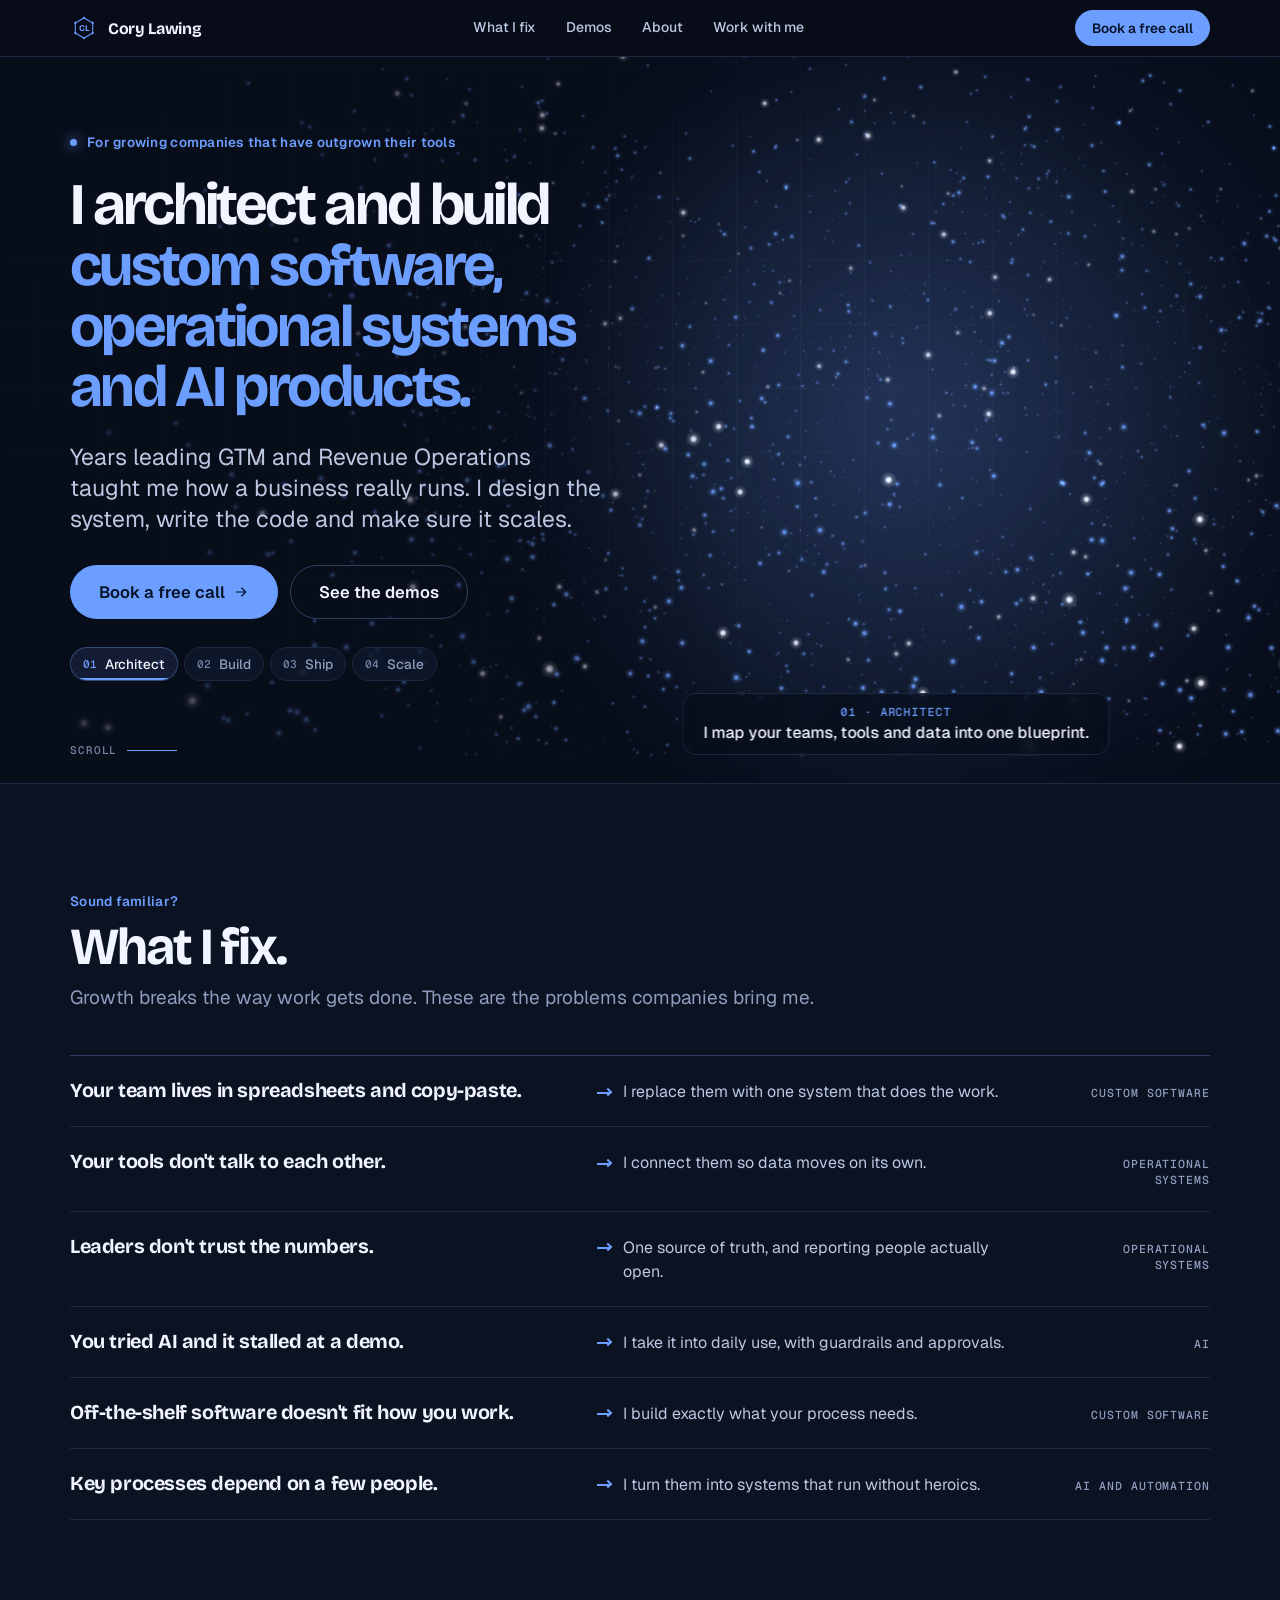
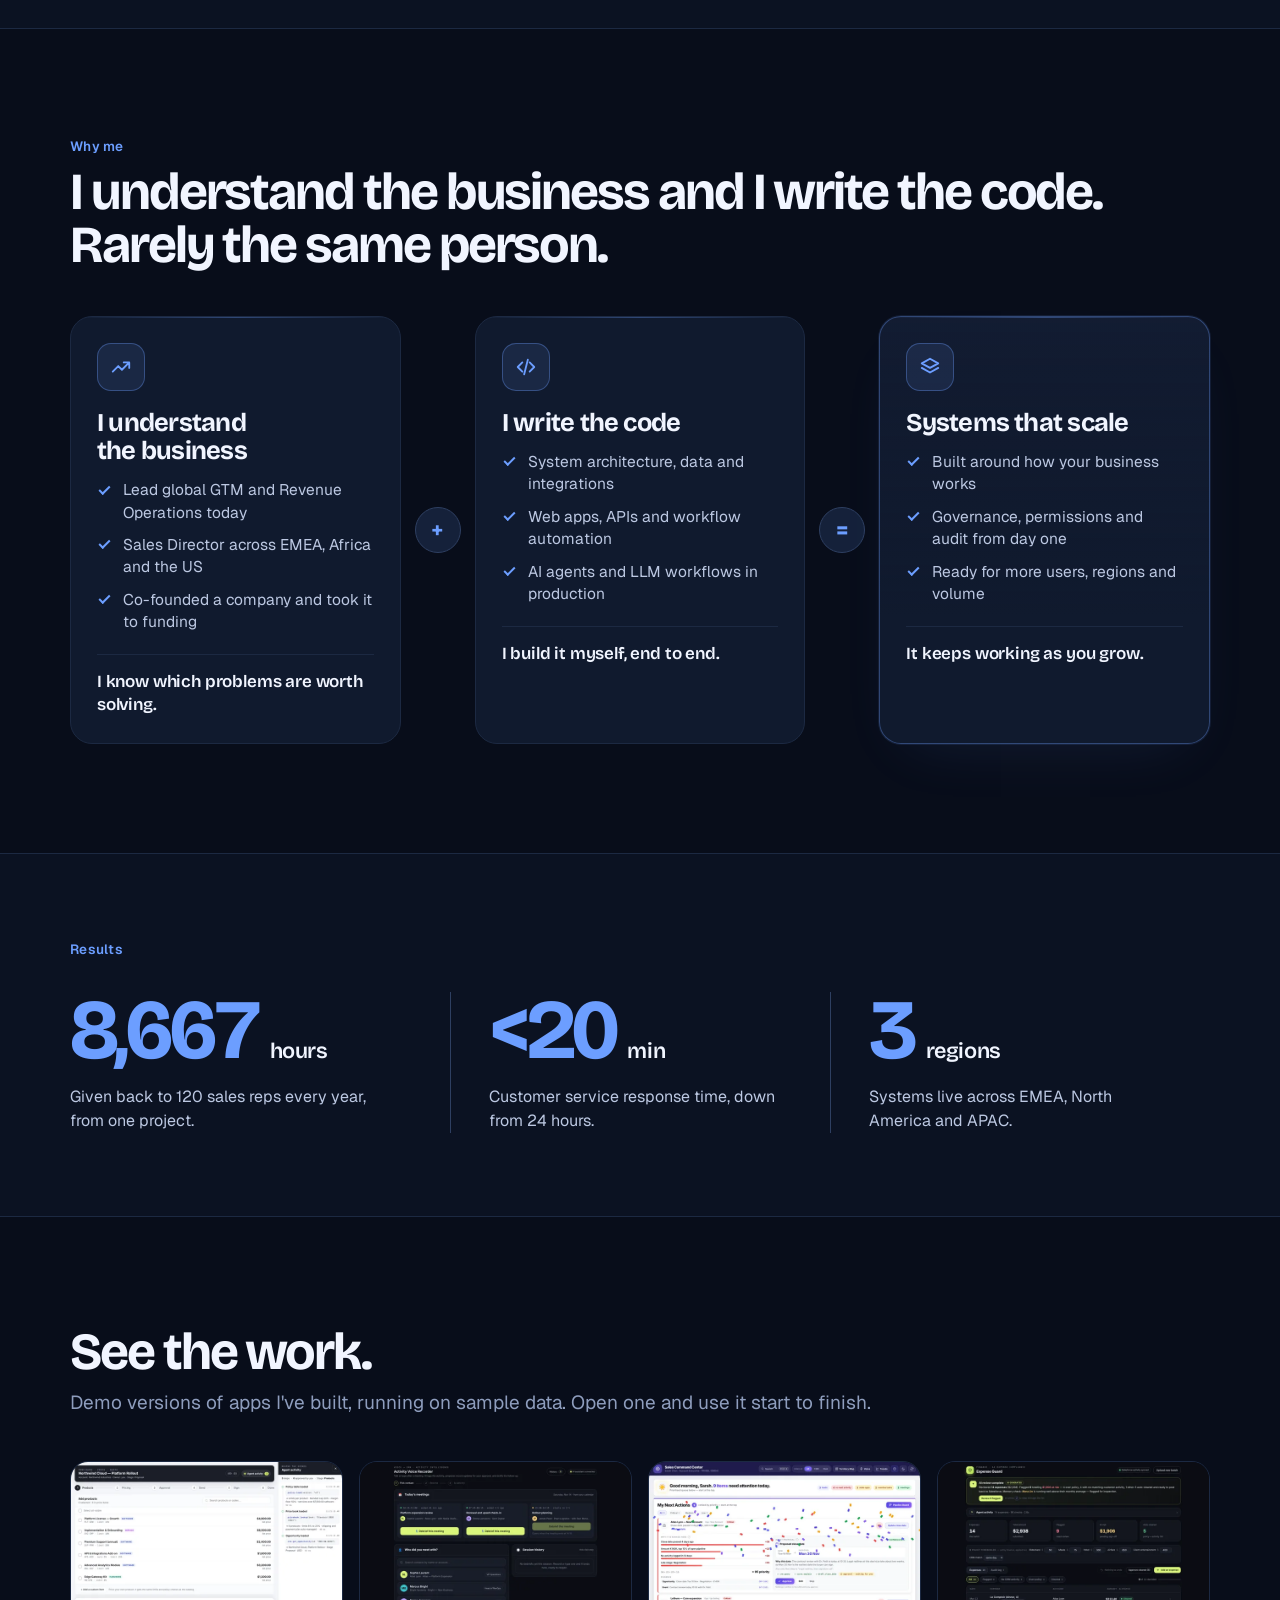
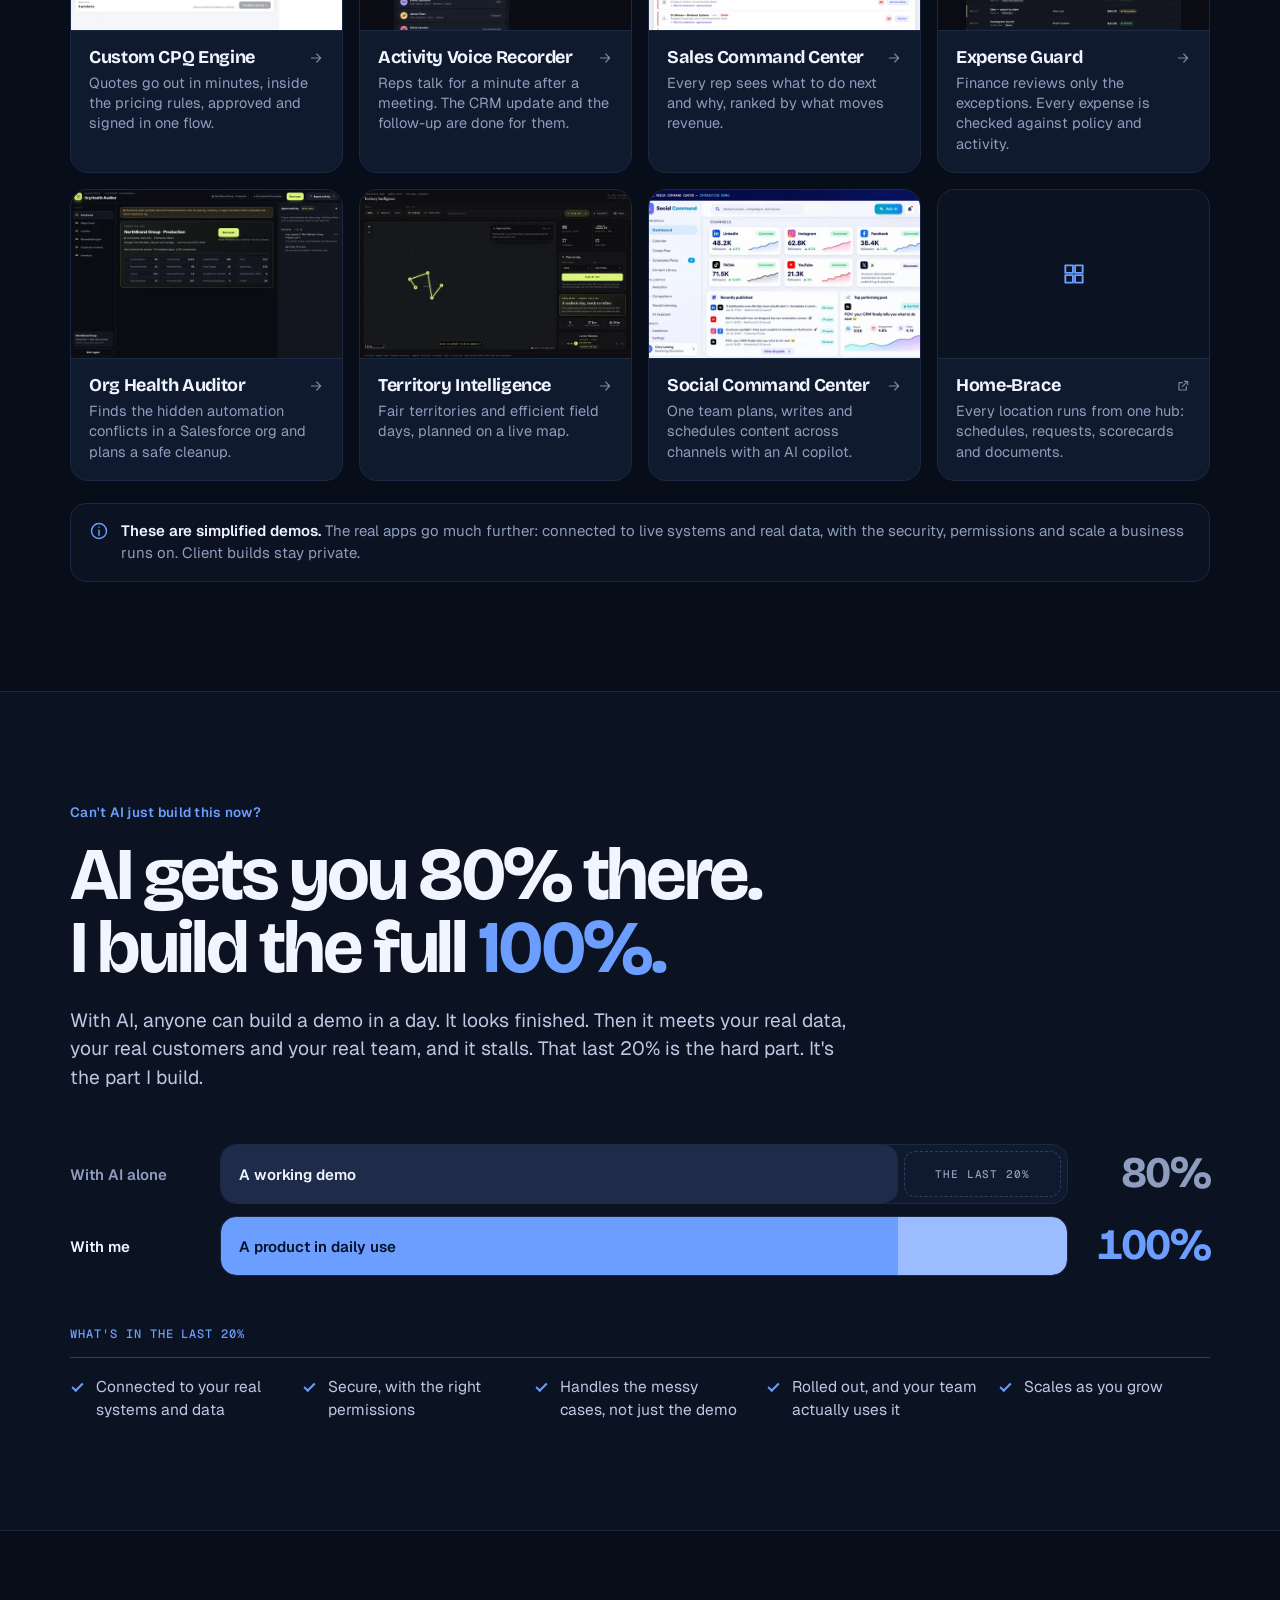
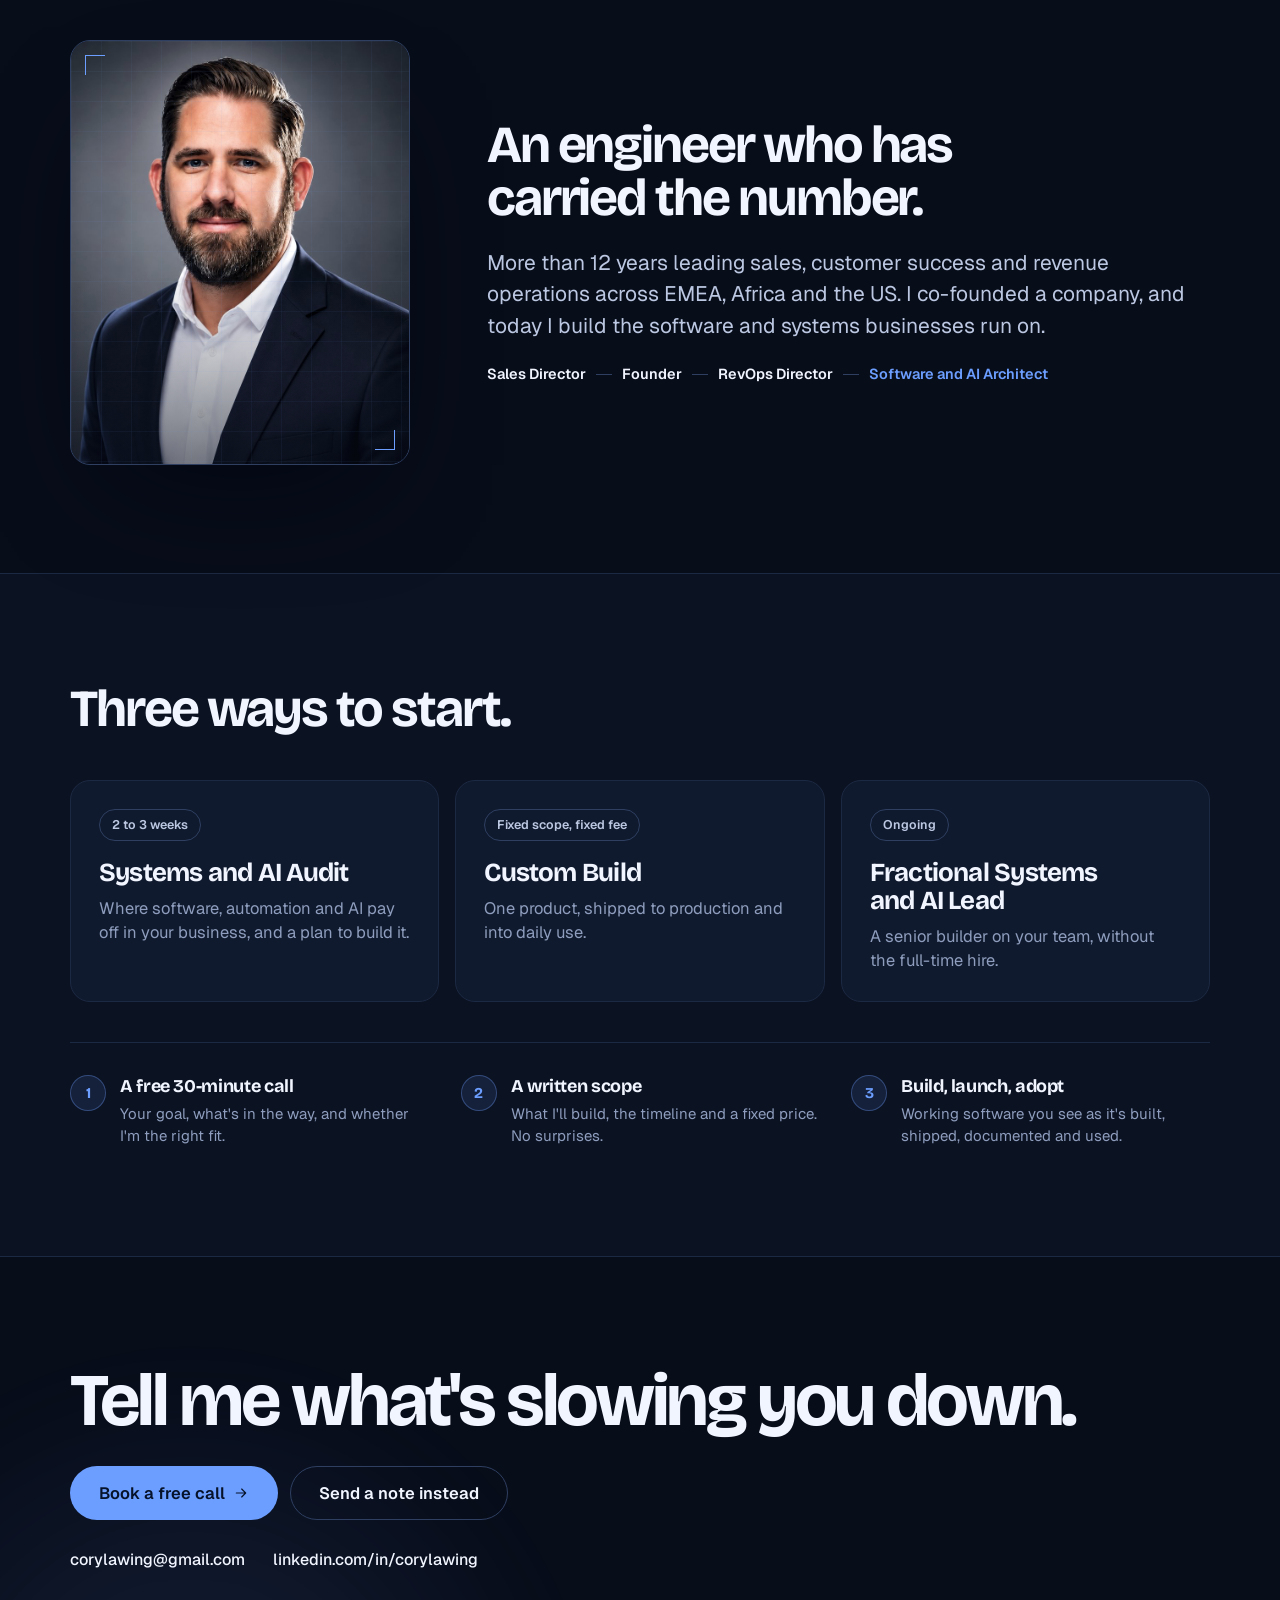
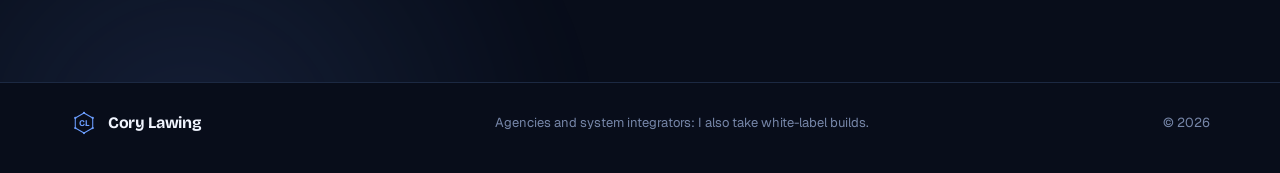
<file: index.html>
<!doctype html>
<html lang="en">
<head>
  <meta charset="utf-8" />
  <meta name="viewport" content="width=device-width, initial-scale=1, viewport-fit=cover" />
  <meta name="theme-color" content="#080D1A" />

  <title>Cory Lawing | Custom software, operational systems and AI products</title>
  <meta name="description" content="I architect and build custom software, operational systems and AI products. A GTM and RevOps leader who writes the code, so what I build fits how your business runs and keeps working as it grows." />
  <meta name="author" content="Cory Lawing" />
  <link rel="canonical" href="https://corylawing.github.io/cory-lawing/" />

  <!-- Share card. Bump ?v= whenever og.png changes so LinkedIn and others fetch the new image. -->
  <meta property="og:type" content="website" />
  <meta property="og:url" content="https://corylawing.github.io/cory-lawing/" />
  <meta property="og:title" content="Cory Lawing | Custom software, operational systems and AI products" />
  <meta property="og:description" content="I architect and build custom software, operational systems and AI products. A GTM and RevOps leader who writes the code." />
  <meta property="og:locale" content="en_US" />
  <meta property="og:image" content="https://corylawing.github.io/cory-lawing/assets/img/og.png?v=7" />
  <meta property="og:image:width" content="1200" />
  <meta property="og:image:height" content="630" />
  <meta property="og:image:alt" content="Cory Lawing. I architect and build custom software, operational systems and AI products." />
  <meta name="twitter:card" content="summary_large_image" />
  <meta name="twitter:title" content="Cory Lawing | Custom software, operational systems and AI products" />
  <meta name="twitter:description" content="I architect and build custom software, operational systems and AI products. A GTM and RevOps leader who writes the code." />
  <meta name="twitter:image" content="https://corylawing.github.io/cory-lawing/assets/img/og.png?v=7" />

  <link rel="icon" type="image/svg+xml" href="data:image/svg+xml;utf8,<svg xmlns='http://www.w3.org/2000/svg' viewBox='0 0 64 64'><rect width='64' height='64' rx='14' fill='%23080D1A'/><polygon points='32,13 46.72,21.5 46.72,38.5 32,47 17.28,38.5 17.28,21.5' fill='none' stroke='%236C9EFF' stroke-width='2.2' stroke-linejoin='round'/><g fill='%236C9EFF'><circle cx='32' cy='13' r='2'/><circle cx='46.72' cy='21.5' r='2'/><circle cx='46.72' cy='38.5' r='2'/><circle cx='32' cy='47' r='2'/><circle cx='17.28' cy='38.5' r='2'/><circle cx='17.28' cy='21.5' r='2'/></g><text x='32' y='35.5' text-anchor='middle' font-family='Arial,Helvetica,sans-serif' font-weight='700' font-size='14' fill='%236C9EFF'>CL</text></svg>" />

  <link rel="preconnect" href="https://fonts.googleapis.com" />
  <link rel="preconnect" href="https://fonts.gstatic.com" crossorigin />
  <link rel="stylesheet" href="https://fonts.googleapis.com/css2?family=Bricolage+Grotesque:opsz,wght@12..96,500..800&family=Geist:wght@400;500;600;700&family=Geist+Mono:wght@400;500;600&display=swap" />
  <link rel="stylesheet" href="assets/css/site.css" />

  <!-- Calendly pop-up for the booking buttons (site.js opens it; without it the links open Calendly in a new tab) -->
  <link rel="stylesheet" href="https://assets.calendly.com/assets/external/widget.css" />
  <script src="https://assets.calendly.com/assets/external/widget.js" async></script>

  <script src="assets/js/site.js" defer></script>
  <script src="assets/js/home.js" defer></script>
  <script src="assets/js/hero-art.js" defer></script>
</head>
<body>
<div class="h-progress" id="scroll-progress" aria-hidden="true"></div>

<header class="top">
  <div class="wrap top__in" id="top-home">
    <a class="brand" href="#home" data-go="home" aria-label="Cory Lawing, home"><svg viewBox="0 0 64 64" aria-hidden="true"><polygon points="32,9 51.92,20.5 51.92,43.5 32,55 12.08,43.5 12.08,20.5" fill="none" stroke="currentColor" stroke-width="2.4" stroke-linejoin="round"/><g fill="currentColor"><circle cx="32" cy="9" r="2.6"/><circle cx="51.92" cy="20.5" r="2.6"/><circle cx="51.92" cy="43.5" r="2.6"/><circle cx="32" cy="55" r="2.6"/><circle cx="12.08" cy="43.5" r="2.6"/><circle cx="12.08" cy="20.5" r="2.6"/></g><text x="32" y="39.5" text-anchor="middle" font-family="Bricolage Grotesque, Geist, system-ui, sans-serif" font-weight="700" font-size="20" letter-spacing="-1" fill="currentColor">CL</text></svg>Cory Lawing</a>
    <nav class="nav" aria-label="Primary">
      <button data-scroll="problems">What I fix</button>
      <button data-scroll="demos">Demos</button>
      <button data-scroll="about">About</button>
      <button data-scroll="engage">Work with me</button>
    </nav>
    <a class="k-btn k-btn--primary top__cta" href="https://calendly.com/corylawing/free-discovery-call-with-cory-lawing" target="_blank" rel="noopener">Book a free call</a>
  </div>
  <div class="wrap top__in" id="top-stage" hidden>
    <a class="k-btn k-btn--sm stage__back" href="#home" data-go="home"><i data-i="arrow-left"></i><span class="stage__hide-sm">Portfolio</span></a>
    <div class="stage__id"><span class="stage__title" id="stage-title"></span><span class="stage__kicker" id="stage-kicker"></span></div>
    <div class="stage__right">
      <button class="k-btn k-btn--sm" data-restart aria-label="Restart the demo"><i data-i="refresh"></i><span class="stage__hide-sm">Restart</span></button>
      <span class="stage__count stage__hide-sm" id="stage-count"></span>
      <button class="k-btn k-btn--sm k-btn--icon stage__hide-sm" id="stage-prev" aria-label="Previous demo"><i data-i="arrow-left"></i></button>
      <button class="k-btn k-btn--sm k-btn--icon stage__hide-sm" id="stage-next" aria-label="Next demo"><i data-i="arrow-right"></i></button>
      <a class="k-btn k-btn--sm k-btn--primary" href="https://calendly.com/corylawing/free-discovery-call-with-cory-lawing" target="_blank" rel="noopener">Book a call</a>
    </div>
  </div>
</header>

<main>
  <div id="view-home">
<!-- ============ HERO ============ -->
<section class="h-hero">
  <div class="h-hero__grid" aria-hidden="true"></div>
  <div class="h-hero__halo" aria-hidden="true"></div>
  <!-- Signature motion: points morph through Architect, Build, Ship, Scale (src/hero-art.js). Decorative. -->
  <div class="h-art" aria-hidden="true"><canvas id="hero-art"></canvas></div>
  <p class="h-say" id="hero-say" aria-hidden="true"><span class="h-say__n">01 · Architect</span><span class="h-say__t">I map your teams, tools and data into one blueprint.</span></p>
  <div class="wrap h-hero__in">
    <div class="h-hero__copy">
      <p class="h-kicker"><span class="h-kicker__dot"></span>For growing companies that have outgrown their tools</p>
      <h1 class="h-hero__title">I architect and build <span class="h-hl">custom software, operational systems and AI products.</span></h1>
      <p class="h-hero__sub">Years leading GTM and Revenue Operations taught me how a business really runs. I design the system, write the code and make sure it scales.</p>
      <div class="h-hero__ctas">
        <a class="h-btn h-btn--primary h-btn--lg" href="https://calendly.com/corylawing/free-discovery-call-with-cory-lawing" target="_blank" rel="noopener">Book a free call <i data-i="arrow-right"></i></a>
        <button class="h-btn h-btn--ghost h-btn--lg" data-scroll="demos">See the demos</button>
      </div>
      <ol class="h-phases" aria-label="How I work">
        <li><button data-phase="0" title="I map your teams, tools and data into one blueprint."><span>01</span>Architect</button></li>
        <li><button data-phase="1" title="Then build it as modules that fit together."><span>02</span>Build</button></li>
        <li><button data-phase="2" title="It ships: live in your teams' hands, and in use every day."><span>03</span>Ship</button></li>
        <li><button data-phase="3" title="It scales: more teams, regions and data, all connected."><span>04</span>Scale</button></li>
      </ol>
    </div>
  </div>
  <div class="wrap h-scrollcue" aria-hidden="true"><span>scroll</span><i></i></div>
</section>

<!-- ============ PROBLEMS I FIX ============ -->
<section class="h-sec h-sec--alt" id="problems">
  <div class="wrap">
    <header class="h-head h-rise">
      <p class="h-kicker">Sound familiar?</p>
      <h2 class="h-h2">What I fix.</h2>
      <p class="h-lede">Growth breaks the way work gets done. These are the problems companies bring me.</p>
    </header>
    <ul class="h-fixlist h-rise">
      <li><b class="h-fixlist__p">Your team lives in spreadsheets and copy-paste.</b><span class="h-fixlist__f">I replace them with one system that does the work.</span><em class="h-fixlist__t">Custom software</em></li>
      <li><b class="h-fixlist__p">Your tools don't talk to each other.</b><span class="h-fixlist__f">I connect them so data moves on its own.</span><em class="h-fixlist__t">Operational systems</em></li>
      <li><b class="h-fixlist__p">Leaders don't trust the numbers.</b><span class="h-fixlist__f">One source of truth, and reporting people actually open.</span><em class="h-fixlist__t">Operational systems</em></li>
      <li><b class="h-fixlist__p">You tried AI and it stalled at a demo.</b><span class="h-fixlist__f">I take it into daily use, with guardrails and approvals.</span><em class="h-fixlist__t">AI</em></li>
      <li><b class="h-fixlist__p">Off-the-shelf software doesn't fit how you work.</b><span class="h-fixlist__f">I build exactly what your process needs.</span><em class="h-fixlist__t">Custom software</em></li>
      <li><b class="h-fixlist__p">Key processes depend on a few people.</b><span class="h-fixlist__f">I turn them into systems that run without heroics.</span><em class="h-fixlist__t">AI and automation</em></li>
    </ul>
  </div>
</section>

<!-- ============ THE BLEND (selling points) ============ -->
<section class="h-sec h-blend" id="why-me">
  <div class="wrap">
    <header class="h-head h-rise">
      <p class="h-kicker">Why me</p>
      <h2 class="h-h2">I understand the business and I write the code.<br />Rarely the same person.</h2>
    </header>
    <div class="h-blend__grid h-rise">
      <article class="h-blend__card">
        <span class="h-blend__icon"><i data-i="trend"></i></span>
        <h3>I understand the business</h3>
        <ul>
          <li>Lead global GTM and Revenue Operations today</li>
          <li>Sales Director across EMEA, Africa and the US</li>
          <li>Co-founded a company and took it to funding</li>
        </ul>
        <p>I know which problems are worth solving.</p>
      </article>
      <span class="h-blend__op" aria-hidden="true">+</span>
      <article class="h-blend__card">
        <span class="h-blend__icon"><i data-i="code"></i></span>
        <h3>I write the code</h3>
        <ul>
          <li>System architecture, data and integrations</li>
          <li>Web apps, APIs and workflow automation</li>
          <li>AI agents and LLM workflows in production</li>
        </ul>
        <p>I build it myself, end to end.</p>
      </article>
      <span class="h-blend__op" aria-hidden="true">=</span>
      <article class="h-blend__card h-blend__card--result">
        <span class="h-blend__icon"><i data-i="layers"></i></span>
        <h3>Systems that scale</h3>
        <ul>
          <li>Built around how your business works</li>
          <li>Governance, permissions and audit from day one</li>
          <li>Ready for more users, regions and volume</li>
        </ul>
        <p>It keeps working as you grow.</p>
      </article>
    </div>
  </div>
</section>

<!-- ============ RESULTS ============ -->
<section class="h-sec h-sec--alt h-proof" id="results" aria-label="Results">
  <div class="wrap">
    <p class="h-kicker">Results</p>
    <dl class="h-proof__grid h-rise">
      <div><dt><b>8,667</b><span>hours</span></dt><dd>Given back to 120 sales reps every year, from one project.</dd></div>
      <div><dt><b>&lt;20</b><span>min</span></dt><dd>Customer service response time, down from 24 hours.</dd></div>
      <div><dt><b>3</b><span>regions</span></dt><dd>Systems live across EMEA, North America and APAC.</dd></div>
    </dl>
  </div>
</section>

<!-- ============ DEMOS ============ -->
<section class="h-sec" id="demos">
  <div class="wrap">
    <header class="h-head h-rise">
      <h2 class="h-h2">See the work.</h2>
      <p class="h-lede">Demo versions of apps I've built, running on sample data. Open one and use it start to finish.</p>
    </header>
    <div class="h-demos" id="work-grid"></div>
    <p class="h-demos__note"><i data-i="info"></i><span><b>These are simplified demos.</b> The real apps go much further: connected to live systems and real data, with the security, permissions and scale a business runs on. Client builds stay private.</span></p>
  </div>
</section>

<!-- ============ 80% vs 100% ============ -->
<section class="h-sec h-sec--alt" id="why">
  <div class="wrap">
    <p class="h-kicker h-rise">Can't AI just build this now?</p>
    <h2 class="h-h2 h-h2--xl h-why__h h-rise">AI gets you 80% there.<br />I build the full <span class="h-accent">100%.</span></h2>
    <p class="h-why__lede h-rise">With AI, anyone can build a demo in a day. It looks finished. Then it meets your real data, your real customers and your real team, and it stalls. That last 20% is the hard part. It's the part I build.</p>
    <div class="h-bars h-bars--gap h-rise" role="img" aria-label="Two bars. With AI alone a build reaches 80 percent: a working demo, with the last 20 percent missing. With me it reaches 100 percent: a product in daily use.">
      <div class="h-barrow">
        <span class="h-barrow__label">With AI alone</span>
        <div class="h-barrow__track"><i style="--v:80%"><em>A working demo</em></i><span class="h-barrow__gap"><span>The last 20%</span></span></div>
        <b>80%</b>
      </div>
      <div class="h-barrow h-barrow--me">
        <span class="h-barrow__label">With me</span>
        <div class="h-barrow__track"><i style="--v:100%"><em>A product in daily use</em></i></div>
        <b>100%</b>
      </div>
    </div>
    <div class="h-last h-rise">
      <p class="h-last__k">What's in the last 20%</p>
      <ul>
        <li>Connected to your real systems and data</li>
        <li>Secure, with the right permissions</li>
        <li>Handles the messy cases, not just the demo</li>
        <li>Rolled out, and your team actually uses it</li>
        <li>Scales as you grow</li>
      </ul>
    </div>
  </div>
</section>

<!-- ============ ABOUT ============ -->
<section class="h-sec" id="about">
  <div class="wrap h-about">
    <figure class="h-photo h-rise">
      <img src="assets/img/cory.jpg" alt="Cory Lawing" loading="lazy" width="680" height="850" />
      <span class="h-photo__grid" aria-hidden="true"></span>
      <span class="h-photo__scan" aria-hidden="true"></span>
      <span class="h-photo__corners" aria-hidden="true"></span>
    </figure>
    <div class="h-about__body h-rise">
      <h2 class="h-h2">An engineer who has carried the number.</h2>
      <p>More than 12 years leading sales, customer success and revenue operations across EMEA, Africa and the US. I co-founded a company, and today I build the software and systems businesses run on.</p>
      <ol class="h-path" aria-label="Career path">
        <li>Sales Director</li><li>Founder</li><li>RevOps Director</li><li class="is-now">Software and AI Architect</li>
      </ol>
    </div>
  </div>
</section>

<!-- ============ WORK WITH ME ============ -->
<section class="h-sec h-sec--alt" id="engage">
  <div class="wrap">
    <header class="h-head h-rise"><h2 class="h-h2">Three ways to start.</h2></header>
    <div class="h-offers h-rise">
      <article class="h-offer">
        <p class="h-offer__tag">2 to 3 weeks</p>
        <h3>Systems and AI Audit</h3>
        <p>Where software, automation and AI pay off in your business, and a plan to build it.</p>
      </article>
      <article class="h-offer">
        <p class="h-offer__tag">Fixed scope, fixed fee</p>
        <h3>Custom Build</h3>
        <p>One product, shipped to production and into daily use.</p>
      </article>
      <article class="h-offer">
        <p class="h-offer__tag">Ongoing</p>
        <h3>Fractional Systems and AI Lead</h3>
        <p>A senior builder on your team, without the full-time hire.</p>
      </article>
    </div>
    <ol class="h-next h-rise" aria-label="What happens next">
      <li><span>1</span><div><b>A free 30-minute call</b><p>Your goal, what's in the way, and whether I'm the right fit.</p></div></li>
      <li><span>2</span><div><b>A written scope</b><p>What I'll build, the timeline and a fixed price. No surprises.</p></div></li>
      <li><span>3</span><div><b>Build, launch, adopt</b><p>Working software you see as it's built, shipped, documented and used.</p></div></li>
    </ol>
  </div>
</section>

<!-- ============ CONTACT ============ -->
<section class="h-sec h-contact-sec" id="contact">
  <div class="wrap h-contact h-rise">
    <h2 class="h-h2 h-h2--xl">Tell me what's slowing you down.</h2>
    <div class="h-contact__actions">
      <a class="h-btn h-btn--primary h-btn--lg" href="https://calendly.com/corylawing/free-discovery-call-with-cory-lawing" target="_blank" rel="noopener">Book a free call <i data-i="arrow-right"></i></a>
      <button class="h-btn h-btn--ghost h-btn--lg" id="note-toggle" aria-expanded="false" aria-controls="contact-form">Send a note instead</button>
    </div>
    <form class="h-form" id="contact-form" action="https://api.web3forms.com/submit" method="POST" hidden novalidate>
      <input type="hidden" name="access_key" value="59ba68c1-4fa5-42d8-bdcb-5ec79796e2cb" />
      <input type="hidden" name="subject" value="New enquiry from corylawing.com" />
      <input type="hidden" name="from_name" value="corylawing.com contact form" />
      <input type="checkbox" name="botcheck" style="display:none" tabindex="-1" autocomplete="off" aria-hidden="true" />
      <div class="h-form__row">
        <div class="k-field"><label for="cf-name">Name</label><input class="k-input" id="cf-name" name="name" autocomplete="name" required /></div>
        <div class="k-field"><label for="cf-email">Work email</label><input class="k-input" id="cf-email" name="email" type="email" autocomplete="email" required /></div>
      </div>
      <div class="k-field"><label for="cf-msg">What do you want to build?</label><textarea class="k-textarea" id="cf-msg" name="message" rows="4" required></textarea></div>
      <div class="h-form__foot">
        <button class="h-btn h-btn--primary" type="submit">Send <i data-i="send"></i></button>
        <p class="h-form__status" id="contact-status" role="status" aria-live="polite"></p>
      </div>
    </form>
    <ul class="h-direct">
      <li><b>corylawing@gmail.com</b></li>
      <li><a href="https://www.linkedin.com/in/corylawing" target="_blank" rel="noopener"><b>linkedin.com/in/corylawing</b></a></li>
    </ul>
  </div>
</section>

<footer class="h-foot">
  <div class="wrap h-foot__in">
    <span class="brand"><svg viewBox="0 0 64 64" aria-hidden="true"><polygon points="32,9 51.92,20.5 51.92,43.5 32,55 12.08,43.5 12.08,20.5" fill="none" stroke="currentColor" stroke-width="2.4" stroke-linejoin="round"/><g fill="currentColor"><circle cx="32" cy="9" r="2.6"/><circle cx="51.92" cy="20.5" r="2.6"/><circle cx="51.92" cy="43.5" r="2.6"/><circle cx="32" cy="55" r="2.6"/><circle cx="12.08" cy="43.5" r="2.6"/><circle cx="12.08" cy="20.5" r="2.6"/></g><text x="32" y="39.5" text-anchor="middle" font-family="Bricolage Grotesque, Geist, system-ui, sans-serif" font-weight="700" font-size="20" letter-spacing="-1" fill="currentColor">CL</text></svg>Cory Lawing</span>
    <p>Agencies and system integrators: I also take white-label builds.</p>
    <p>© 2026</p>
  </div>
</footer>

  </div>
  <div id="view-demo" hidden>
    <iframe id="demo-frame" title="Interactive demo" allow="clipboard-write; fullscreen"></iframe>
    <p class="demo-loading" role="status">Loading the demo</p>
  </div>
</main>
</body>
</html>
</file>
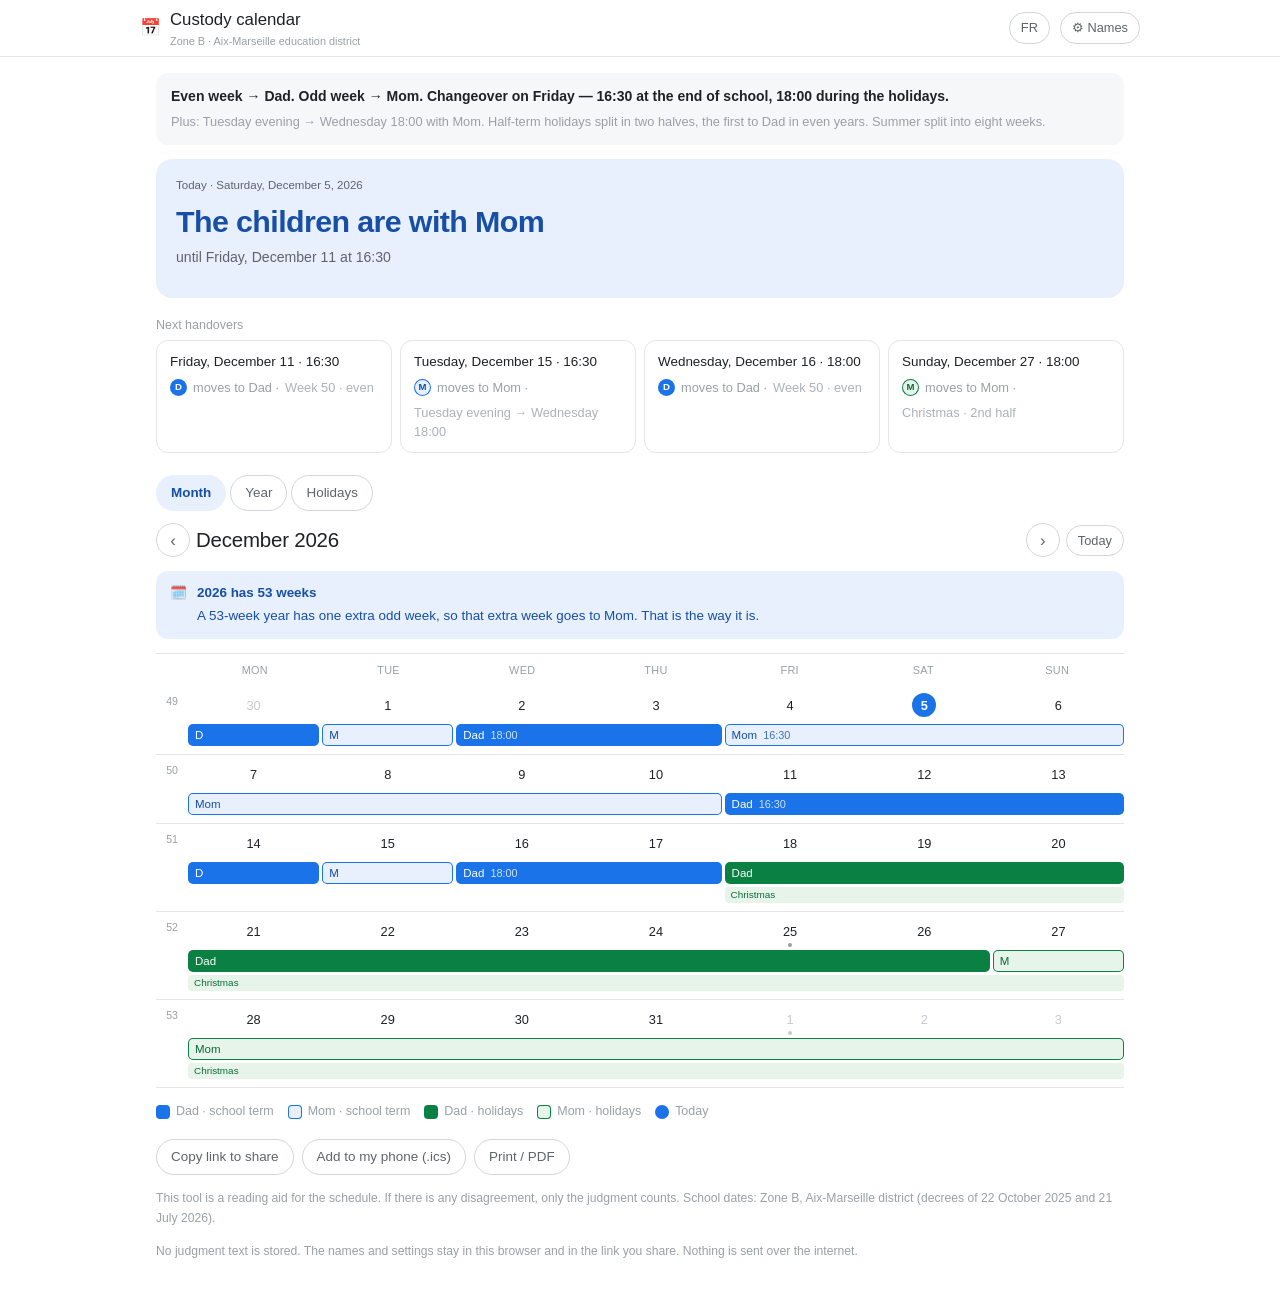
<file: calendrier/index.html>
<!doctype html>
<html lang="fr">
<head>
<meta charset="utf-8">
<meta name="viewport" content="width=device-width, initial-scale=1">
<meta name="robots" content="noindex, nofollow">
<meta name="color-scheme" content="light dark">
<title>Calendrier de garde</title>
<link rel="stylesheet" href="app.css">
<link rel="icon" href="data:image/svg+xml,<svg xmlns='http://www.w3.org/2000/svg' viewBox='0 0 32 32'><text y='26' font-size='26'>📅</text></svg>">
</head>
<body>

<header class="topbar">
  <div class="inner">
    <div class="brand">
      <span aria-hidden="true">📅</span>
      <span><span id="brandTitle">Calendrier de garde</span><small id="brandSub">Zone B · Académie d’Aix-Marseille</small></span>
    </div>
    <span class="spacer"></span>
    <button class="btn small" id="langBtn" title="Français / English">EN</button>
    <button class="btn small" id="settingsBtn">⚙ Réglages</button>
  </div>
</header>

<div class="wrap">
  <p class="rule" id="ruleLine"></p>

  <section class="hero pA" id="hero"></section>

  <h2 id="upcomingTitle" style="font-size:1rem;margin:0 0 10px;color:var(--muted)">Prochains échanges</h2>
  <section class="upcoming" id="upcoming"></section>

  <nav class="tabs" role="tablist">
    <button class="btn" id="tabMonth" aria-pressed="true">Mois</button>
    <button class="btn" id="tabYear" aria-pressed="false">Année</button>
    <button class="btn" id="tabHol" aria-pressed="false">Vacances</button>
  </nav>

  <div class="periodnav">
    <button class="btn nav-arrow" id="prev" aria-label="Précédent">‹</button>
    <h2 id="periodLabel">—</h2>
    <button class="btn nav-arrow" id="next" aria-label="Suivant">›</button>
    <button class="btn small" id="todayBtn">Aujourd’hui</button>
  </div>

  <div class="banner hidden" id="projBanner"></div>
  <div class="banner hidden" id="wk53Banner"></div>

  <section id="viewRoot"></section>

  <section class="legend" id="legend"></section>

  <section class="tools">
    <button class="btn" id="copyBtn">Copier le lien à partager</button>
    <button class="btn" id="icsBtn">Ajouter à mon téléphone (.ics)</button>
    <button class="btn" id="printBtn">Imprimer / PDF</button>
  </section>

  <p class="note" id="disclaimer"></p>
  <p class="note" id="privacy"></p>
</div>

<div class="scrim hidden" id="scrim"></div>
<aside class="drawer hidden" id="drawer" role="dialog" aria-modal="true" aria-label="Réglages"></aside>
<aside class="sheet hidden" id="sheet" role="dialog" aria-modal="true" aria-label="Détail du jour"></aside>

<nav class="tabbar" aria-label="Vues">
  <button id="navMonth" data-v="month"><span class="ic">▦</span><span class="tl">Mois</span></button>
  <button id="navYear"  data-v="year"><span class="ic">▤</span><span class="tl">Année</span></button>
  <button id="navHol"   data-v="hol"><span class="ic">✈</span><span class="tl">Vacances</span></button>
</nav>

<script src="vacances.js"></script>
<script src="engine.js"></script>
<script src="app.js"></script>
</body>
</html>
</file>
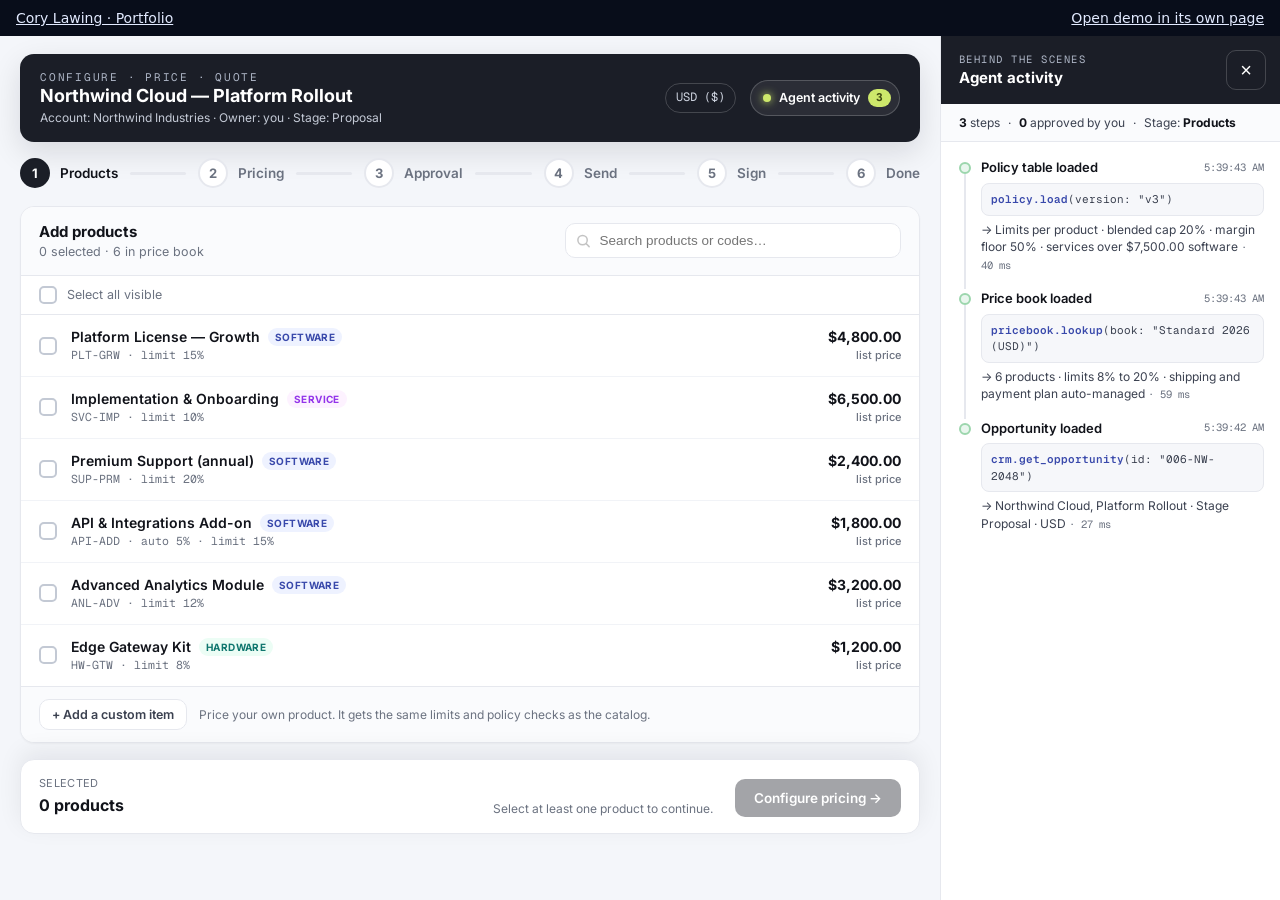
<file: demos/cpq/index.html>
<!doctype html>
<html lang="en">
<head>
  <meta charset="utf-8">
  <meta name="viewport" content="width=device-width, initial-scale=1">
  <title>From Pricing Policy to a Global CPQ &amp; Approval System | Interactive demo</title>
  <meta name="description" content="Try the interactive CPQ demo with sample data, from guided quoting and discount approvals through order generation and e-signature.">
  <link rel="canonical" href="https://corylawing.github.io/cory-lawing/demos/cpq/">
  <meta property="og:type" content="website">
  <meta property="og:url" content="https://corylawing.github.io/cory-lawing/demos/cpq/">
  <meta property="og:title" content="From Pricing Policy to a Global CPQ &amp; Approval System">
  <meta property="og:description" content="Try the interactive CPQ demo with sample data, from guided quoting and discount approvals through order generation and e-signature.">
  <meta property="og:image" content="https://corylawing.github.io/cory-lawing/assets/img/featured/cpq.png">
  <meta property="og:image:alt" content="From Pricing Policy to a Global CPQ &amp; Approval System">
  <link rel="stylesheet" href="../demo.css">
</head>
<body>
  <header>
    <a href="../../">Cory Lawing · Portfolio</a>
    <a href="../../assets/demos/cpq.html">Open demo in its own page</a>
  </header>
  <main>
    <iframe src="../../assets/demos/cpq.html" title="From Pricing Policy to a Global CPQ &amp; Approval System interactive demo" allow="clipboard-write; fullscreen"></iframe>
  </main>
</body>
</html>
</file>
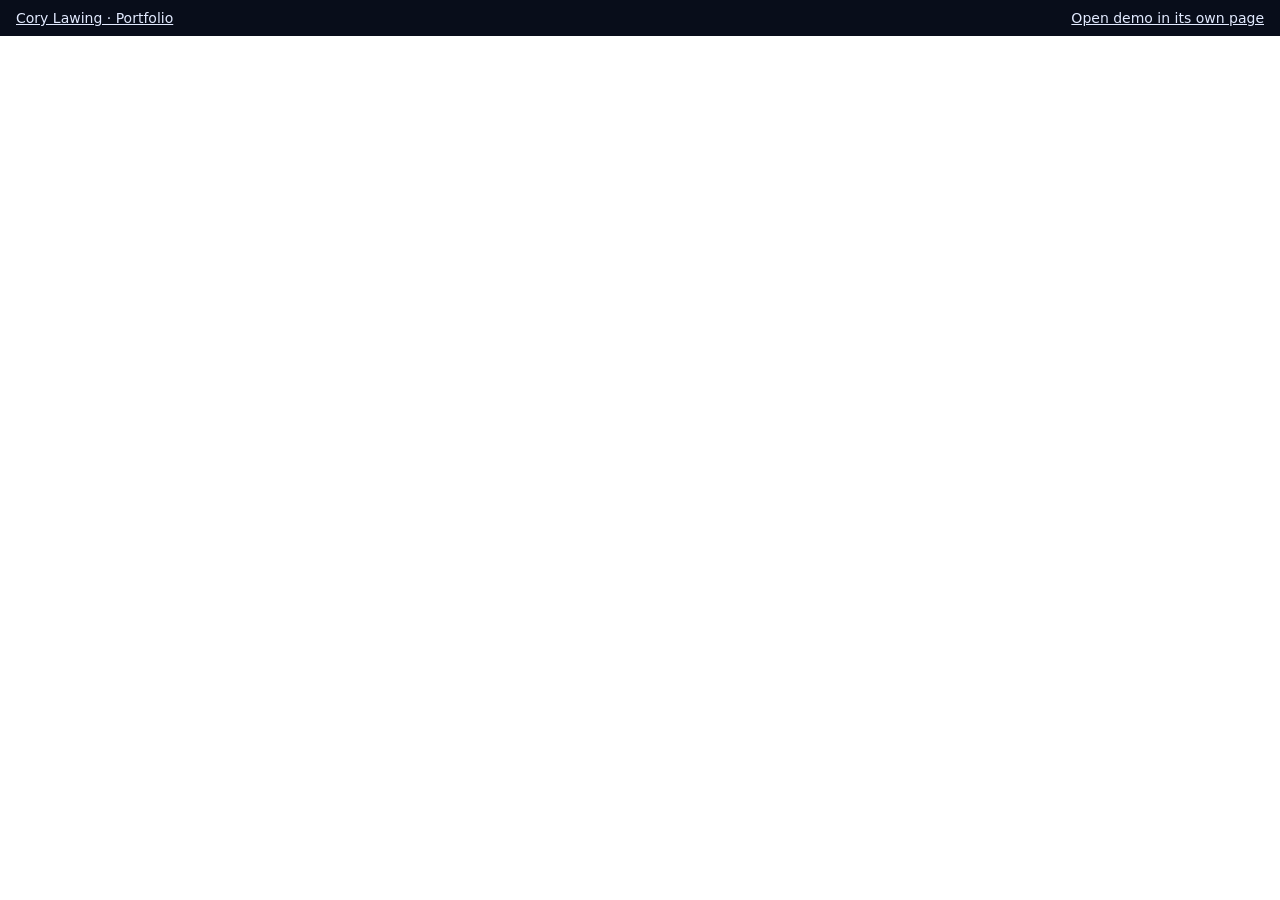
<file: demos/home-brace/index.html>
<!doctype html>
<html lang="en">
<head>
  <meta charset="utf-8">
  <meta name="viewport" content="width=device-width, initial-scale=1">
  <title>Home-Brace: Multi-Location Practice Operations Hub | Interactive demo</title>
  <meta name="description" content="Explore schedules, forms, documents, and scorecards in the interactive Home-Brace demo with sample data.">
  <link rel="canonical" href="https://corylawing.github.io/cory-lawing/demos/home-brace/">
  <meta property="og:type" content="website">
  <meta property="og:url" content="https://corylawing.github.io/cory-lawing/demos/home-brace/">
  <meta property="og:title" content="Home-Brace: Multi-Location Practice Operations Hub">
  <meta property="og:description" content="Explore schedules, forms, documents, and scorecards in the interactive Home-Brace demo with sample data.">
  <meta property="og:image" content="https://corylawing.github.io/cory-lawing/assets/img/featured/home-brace.png">
  <meta property="og:image:alt" content="Home-Brace: Multi-Location Practice Operations Hub">
  <link rel="stylesheet" href="../demo.css">
</head>
<body>
  <header>
    <a href="../../">Cory Lawing · Portfolio</a>
    <a href="https://corylawing.github.io/practice-hub-mockup/">Open demo in its own page</a>
  </header>
  <main>
    <iframe src="https://corylawing.github.io/practice-hub-mockup/" title="Home-Brace: Multi-Location Practice Operations Hub interactive demo" allow="clipboard-write; fullscreen"></iframe>
  </main>
</body>
</html>
</file>
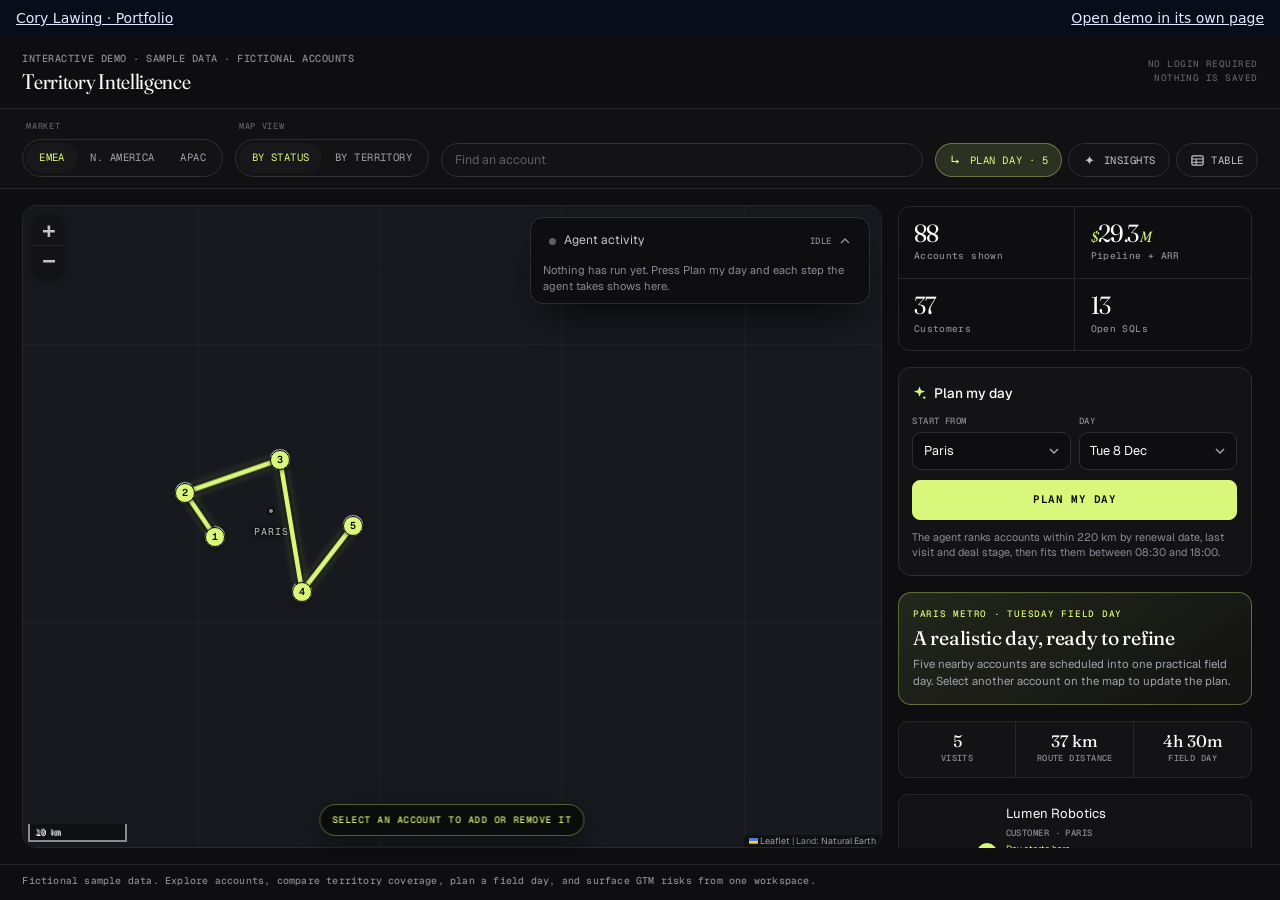
<file: demos/territory-intelligence/index.html>
<!doctype html>
<html lang="en">
<head>
  <meta charset="utf-8">
  <meta name="viewport" content="width=device-width, initial-scale=1">
  <title>GTM Territory Intelligence &amp; Route Planning | Interactive demo</title>
  <meta name="description" content="Explore a sample territory, segment accounts, and plan a multi-stop field visit in the interactive route-planning demo.">
  <link rel="canonical" href="https://corylawing.github.io/cory-lawing/demos/territory-intelligence/">
  <meta property="og:type" content="website">
  <meta property="og:url" content="https://corylawing.github.io/cory-lawing/demos/territory-intelligence/">
  <meta property="og:title" content="GTM Territory Intelligence &amp; Route Planning">
  <meta property="og:description" content="Explore a sample territory, segment accounts, and plan a multi-stop field visit in the interactive route-planning demo.">
  <meta property="og:image" content="https://corylawing.github.io/cory-lawing/assets/img/featured/territory-intelligence.png">
  <meta property="og:image:alt" content="GTM Territory Intelligence &amp; Route Planning">
  <link rel="stylesheet" href="../demo.css">
</head>
<body>
  <header>
    <a href="../../">Cory Lawing · Portfolio</a>
    <a href="../../assets/demos/territory-intelligence.html">Open demo in its own page</a>
  </header>
  <main>
    <iframe src="../../assets/demos/territory-intelligence.html" title="GTM Territory Intelligence &amp; Route Planning interactive demo" allow="clipboard-write; fullscreen"></iframe>
  </main>
</body>
</html>
</file>
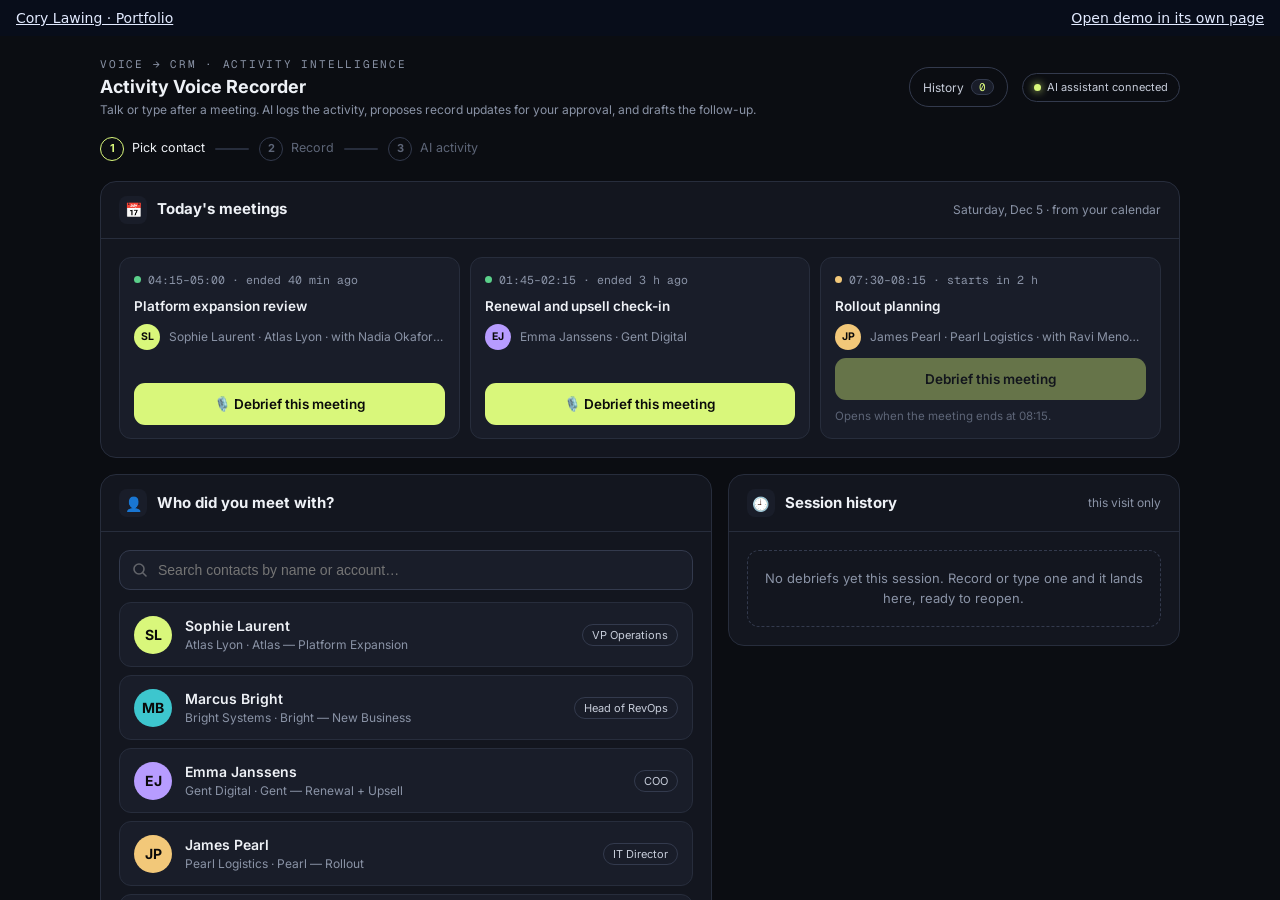
<file: demos/voice-to-crm/index.html>
<!doctype html>
<html lang="en">
<head>
  <meta charset="utf-8">
  <meta name="viewport" content="width=device-width, initial-scale=1">
  <title>AI Voice-to-CRM &amp; Global Conversation Intelligence | Interactive demo</title>
  <meta name="description" content="Try the interactive voice-to-CRM demo with sample data. Record a simulated field conversation and see the CRM update and follow-up it produces.">
  <link rel="canonical" href="https://corylawing.github.io/cory-lawing/demos/voice-to-crm/">
  <meta property="og:type" content="website">
  <meta property="og:url" content="https://corylawing.github.io/cory-lawing/demos/voice-to-crm/">
  <meta property="og:title" content="AI Voice-to-CRM &amp; Global Conversation Intelligence">
  <meta property="og:description" content="Try the interactive voice-to-CRM demo with sample data. Record a simulated field conversation and see the CRM update and follow-up it produces.">
  <meta property="og:image" content="https://corylawing.github.io/cory-lawing/assets/img/featured/voice-to-crm.png">
  <meta property="og:image:alt" content="AI Voice-to-CRM &amp; Global Conversation Intelligence">
  <link rel="stylesheet" href="../demo.css">
</head>
<body>
  <header>
    <a href="../../">Cory Lawing · Portfolio</a>
    <a href="../../assets/demos/voice-activity.html">Open demo in its own page</a>
  </header>
  <main>
    <iframe src="../../assets/demos/voice-activity.html" title="AI Voice-to-CRM &amp; Global Conversation Intelligence interactive demo" allow="clipboard-write; fullscreen"></iframe>
  </main>
</body>
</html>
</file>
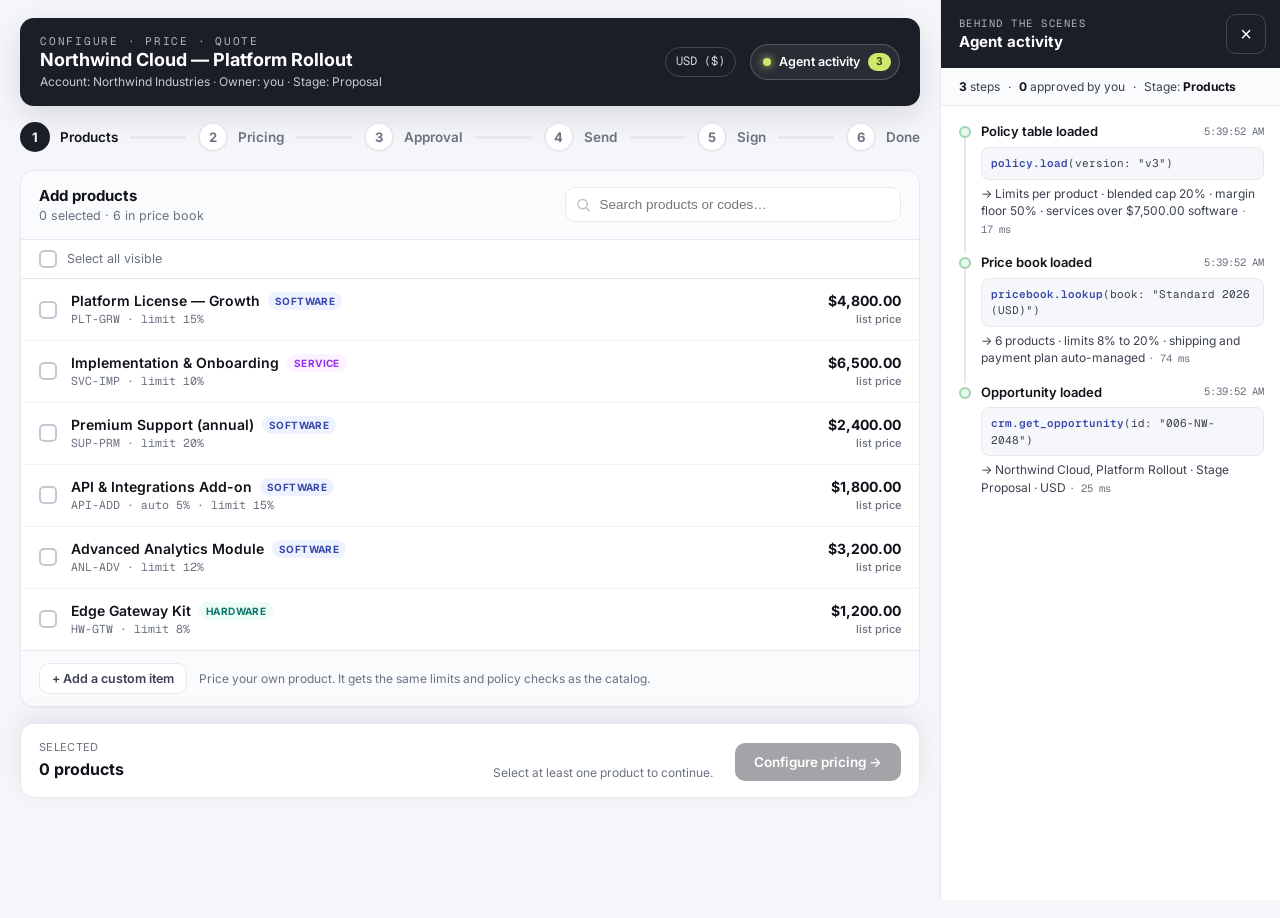
<file: assets/demos/cpq.html>
<!DOCTYPE html>
<html lang="en">
<head>
<meta charset="utf-8" />
<meta name="viewport" content="width=device-width, initial-scale=1" />
<title>Custom CPQ — interactive demo</title>
<link rel="preconnect" href="https://fonts.googleapis.com">
<link rel="preconnect" href="https://fonts.gstatic.com" crossorigin>
<link href="https://fonts.googleapis.com/css2?family=Caveat:wght@500;600;700&family=Inter:wght@400;500;600;700;800&family=Geist+Mono:wght@400;500;600&display=swap" rel="stylesheet">
<style>
  /* ============ CPQ DEMO — self-contained, genericized ============ */
  :root{
    --ink:#11131a; --ink2:#3b4150; --muted:#6b7280; --line:#e6e8ee;
    --bg:#f4f6fa; --card:#ffffff;
    --brand:#1b1e27; --brand2:#2b303d;
    --lime:#cde86b; --lime-ink:#3f4a12;
    --blue:#2563eb; --blue-soft:#e7efff;
    --green:#1e7e34; --green-soft:#e9f6ee; --green-line:#9cd6ad;
    --orange:#c2620a; --orange-soft:#fdf1e3; --orange-line:#f0bd7f;
    --red:#c0271e; --red-soft:#fdeceb; --red-line:#f0a39c;
    --teal:#0f8f97;
    --radius:14px;
    font-synthesis:none;
  }
  *{box-sizing:border-box;}
  html,body{margin:0;height:100%;}
  body{
    font-family:"Inter",-apple-system,BlinkMacSystemFont,"Segoe UI",Roboto,Helvetica,Arial,sans-serif;
    color:var(--ink); background:var(--bg);
    -webkit-font-smoothing:antialiased; text-rendering:optimizeLegibility;
    font-size:14px; line-height:1.45;
  }
  .mono{font-family:"Geist Mono",ui-monospace,SFMono-Regular,Menlo,Consolas,monospace;}
  .app{max-width:1180px;margin:0 auto;padding:18px 20px 120px;}

  /* ---------- Top context bar ---------- */
  .cpq-top{
    display:flex;align-items:center;gap:14px;flex-wrap:wrap;
    background:var(--brand); color:#fff; border-radius:var(--radius);
    padding:16px 20px; margin-bottom:16px;
    box-shadow:0 10px 30px rgba(17,19,26,.12);
  }
  .cpq-top__eyebrow{font-size:11px;letter-spacing:.16em;text-transform:uppercase;color:#aeb6c6;}
  .cpq-top__name{font-size:18px;font-weight:700;line-height:1.15;}
  .cpq-top__meta{font-size:12px;color:#c4cad6;margin-top:2px;}
  .cpq-top__spacer{flex:1;}
  .cpq-top__cur{
    font-size:12px;color:#cdd3df;border:1px solid rgba(255,255,255,.18);
    padding:5px 10px;border-radius:999px;
  }

  /* ---------- Stepper ---------- */
  .stepper{display:flex;align-items:center;gap:0;margin:0 0 18px;}
  .step{display:flex;align-items:center;gap:10px;cursor:pointer;user-select:none;}
  .step__dot{
    width:30px;height:30px;border-radius:50%;display:grid;place-items:center;
    background:#fff;border:2px solid var(--line);color:var(--muted);
    font-weight:700;font-size:13px;transition:.2s;
  }
  .step__label{font-weight:600;color:var(--muted);font-size:13.5px;transition:.2s;}
  .step.active .step__dot{background:var(--brand);border-color:var(--brand);color:#fff;}
  .step.active .step__label{color:var(--ink);}
  .step.done .step__dot{background:var(--green-soft);border-color:var(--green-line);color:var(--green);}
  .step.done .step__label{color:var(--ink);}
  .step__bar{flex:1;height:3px;background:var(--line);margin:0 14px;border-radius:2px;min-width:40px;}
  .step__bar.done{background:var(--green-line);}

  /* ---------- Cards ---------- */
  .panel{background:var(--card);border:1px solid var(--line);border-radius:var(--radius);overflow:hidden;
    box-shadow:0 1px 2px rgba(17,19,26,.04);}
  .panel__head{display:flex;align-items:center;gap:12px;flex-wrap:wrap;padding:14px 18px;border-bottom:1px solid var(--line);background:#fafbfd;}
  .panel__title{font-weight:700;font-size:15px;}
  .panel__sub{font-size:12.5px;color:var(--muted);}
  .panel__spacer{flex:1;}

  /* ---------- Search ---------- */
  .search{position:relative;flex:1;min-width:200px;max-width:360px;}
  .search input{
    width:100%;padding:9px 12px 9px 34px;border:1px solid var(--line);border-radius:10px;
    font-size:13.5px;background:#fff;color:var(--ink);outline:none;transition:.15s;
  }
  .search input:focus{border-color:var(--brand);box-shadow:0 0 0 3px rgba(27,30,39,.08);}
  .search svg{position:absolute;left:11px;top:50%;transform:translateY(-50%);opacity:.5;}

  /* ---------- Product list (step 1) ---------- */
  .plist{max-height:430px;overflow:auto;}
  .prow{display:flex;align-items:center;gap:14px;padding:12px 18px;border-bottom:1px solid #f1f3f7;transition:background .12s;cursor:pointer;}
  .prow:hover{background:#f9fafc;}
  .prow:last-child{border-bottom:none;}
  .prow.sel{background:#f3f7ff;}
  .prow.added{background:#f4f6fb;}
  .cbx{width:18px;height:18px;border-radius:5px;border:2px solid #c3c9d4;display:grid;place-items:center;flex-shrink:0;background:#fff;transition:.12s;}
  .prow.sel .cbx{background:var(--brand);border-color:var(--brand);}
  .prow.sel .cbx svg{opacity:1;}
  .cbx svg{opacity:0;}
  .prow__main{flex:1;min-width:0;}
  .prow__name{font-weight:600;font-size:14px;display:flex;align-items:center;gap:8px;flex-wrap:wrap;}
  .prow__code{font-size:11.5px;color:var(--muted);}
  .ptag{font-size:10px;letter-spacing:.04em;text-transform:uppercase;padding:2px 7px;border-radius:999px;font-weight:700;}
  .ptag--sw{background:#eef2ff;color:#3949ab;}
  .ptag--hw{background:#ecfdf5;color:#0f766e;}
  .ptag--svc{background:#fdf2ff;color:#9333ea;}
  .ptag--added{background:var(--green-soft);color:var(--green);}
  .prow__price{font-weight:700;font-size:14px;text-align:right;white-space:nowrap;}
  .prow__price small{display:block;font-weight:500;color:var(--muted);font-size:11px;}
  .selall{display:flex;align-items:center;gap:10px;padding:10px 18px;border-bottom:1px solid var(--line);font-size:12.5px;color:var(--muted);background:#fff;cursor:pointer;}

  /* ---------- Config table (step 2) ---------- */
  .ltbl{width:100%;}
  .lcols{display:grid;grid-template-columns:minmax(160px,1fr) 52px 100px 118px 210px 78px 34px;gap:12px;align-items:center;}
  .badge{white-space:nowrap;}
  .lhead{padding:11px 18px;border-bottom:1px solid var(--line);background:#fafbfd;
    font-size:10.5px;letter-spacing:.05em;text-transform:uppercase;color:var(--muted);font-weight:700;}
  .lhead .r{text-align:right;}
  .lhead .c{text-align:center;}
  .lrow{padding:13px 18px;border-bottom:1px solid #f1f3f7;animation:fade .25s ease;}
  .lrow:last-child{border-bottom:none;}
  .lrow.del{background:var(--red-soft);opacity:.75;}
  .lrow.del .lname,.lrow.del .lbase{text-decoration:line-through;}
  .lrow.free{background:#f1faff;}
  .lrow.ship{background:#f8fafc;}
  .lname{font-weight:600;font-size:13.5px;line-height:1.25;}
  .lcode{font-size:11px;color:var(--muted);margin-top:2px;}
  .lbase{font-size:11.5px;}
  .lbase.strike{text-decoration:line-through;text-decoration-color:var(--orange);color:#aaa;}
  /* numeric inputs — fixed, centered */
  .num{padding:7px 6px;border:1px solid var(--line);border-radius:8px;text-align:center;font-weight:600;font-size:13.5px;color:var(--ink);outline:none;background:#fff;}
  .num:focus{border-color:var(--brand);box-shadow:0 0 0 3px rgba(27,30,39,.07);}
  .num:disabled{background:#f3f4f7;color:#9aa0ab;}
  .qty-cell{display:flex;justify-content:center;}
  .qty-cell .num{width:52px;}
  /* discount cell — colored input border + status line, no floating bar */
  .disc-cell{display:flex;flex-direction:column;align-items:center;gap:5px;}
  .disc-cell .num{width:74px;}
  .disc-cell.low .num{border-color:var(--green);}
  .disc-cell.med .num{border-color:var(--orange);box-shadow:0 0 0 2px var(--orange-soft);}
  .disc-cell.high .num{border-color:var(--red);box-shadow:0 0 0 2px var(--red-soft);}
  .disc-lim{font-size:10.5px;color:var(--muted);}
  .disc-flag{font-size:10px;font-weight:700;line-height:1.2;text-align:center;display:flex;align-items:center;gap:3px;}
  .disc-cell.med .disc-flag{color:var(--orange);}
  .disc-cell.high .disc-flag{color:var(--red);}
  .promo-cell{display:flex;flex-direction:column;align-items:flex-start;gap:5px;}
  .lprice{text-align:right;display:flex;flex-direction:column;gap:1px;align-items:flex-end;}
  .lprice__base{font-size:12px;color:#aaa;text-decoration:line-through;text-decoration-color:var(--orange);}
  .lprice__line{font-size:11.5px;color:var(--muted);}
  .lprice__line .amt{color:var(--ink2);font-weight:600;}
  .lprice__line.promo .amt{color:#0c5ed6;}
  .lprice__tot{font-weight:700;font-size:14px;margin-top:1px;}
  .lprice__tot small{font-weight:600;color:var(--muted);font-size:11px;margin-right:3px;}
  .lprice__incl{font-size:11px;color:var(--muted);margin-top:1px;}
  .lstatus{text-align:center;}
  .lact{display:flex;justify-content:flex-end;}
  .mlab{display:none;font-size:10px;letter-spacing:.05em;text-transform:uppercase;color:var(--muted);font-weight:700;}
  .badge{display:inline-block;font-size:10px;letter-spacing:.03em;text-transform:uppercase;font-weight:700;padding:3px 8px;border-radius:999px;}
  .badge--new{background:var(--green-soft);color:var(--green);}
  .badge--upd{background:#fff4e0;color:#b9760a;}
  .badge--unch{background:#eef0f4;color:#7a8090;}
  .badge--del{background:var(--red-soft);color:var(--red);}
  .badge--free{background:#e6f7ff;color:#0c7;}
  .iconbtn{width:30px;height:30px;border-radius:8px;border:1px solid var(--line);background:#fff;cursor:pointer;display:grid;place-items:center;color:#8a90a0;transition:.12s;}
  .iconbtn:hover{border-color:var(--red-line);color:var(--red);background:var(--red-soft);}
  .iconbtn:disabled{opacity:.4;cursor:not-allowed;}
  .promo-btn{font-size:12px;font-weight:600;padding:6px 12px;border-radius:8px;border:1px dashed #c3c9d4;background:#fff;cursor:pointer;color:var(--ink2);width:100%;transition:.12s;white-space:nowrap;}
  .promo-btn:hover:not(:disabled){border-color:var(--blue);color:var(--blue);}
  .promo-btn:disabled{opacity:.45;cursor:not-allowed;}
  .promo-chip{display:inline-flex;align-items:center;gap:5px;font-size:11px;font-weight:600;color:#0c5ed6;background:var(--blue-soft);border-radius:999px;padding:2px 9px;white-space:nowrap;}

  /* ---------- Toggles ---------- */
  .toggle{display:inline-flex;align-items:center;gap:8px;font-size:12.5px;color:var(--ink2);cursor:pointer;user-select:none;}
  .toggle input{display:none;}
  .tg{width:36px;height:20px;border-radius:999px;background:#cfd4dd;position:relative;transition:.16s;flex-shrink:0;}
  .tg::after{content:"";position:absolute;top:2px;left:2px;width:16px;height:16px;border-radius:50%;background:#fff;transition:.16s;box-shadow:0 1px 2px rgba(0,0,0,.25);}
  .toggle input:checked + .tg{background:var(--brand);}
  .toggle input:checked + .tg::after{transform:translateX(16px);}
  .toggle.disabled{opacity:.45;pointer-events:none;}
  .tax-badge{display:inline-flex;align-items:center;gap:6px;font-size:11.5px;font-weight:700;color:#7a5c00;background:#fdf4d0;border:1px solid #f0cd56;border-radius:999px;padding:3px 10px;}

  /* ---------- Approval banner ---------- */
  .approval{margin-bottom:16px;border-radius:var(--radius);border:1px solid var(--orange-line);background:#fffaf2;border-left:4px solid #e89a2b;padding:14px 18px;animation:slidedown .3s ease;}
  .approval.warn{}
  .approval__label{font-size:10.5px;letter-spacing:.08em;text-transform:uppercase;color:#a06a12;font-weight:700;margin-bottom:12px;}
  .achain{display:flex;align-items:center;justify-content:center;flex-wrap:wrap;gap:0;}
  .astep{display:flex;flex-direction:column;align-items:center;gap:6px;min-width:120px;max-width:160px;}
  .acirc{width:34px;height:34px;border-radius:50%;border:2px solid #d7c08a;background:#fff;display:grid;place-items:center;color:#a06a12;font-weight:700;font-size:13px;}
  .acirc.ready{border-style:dashed;border-color:var(--blue);color:var(--blue);background:var(--blue-soft);}
  .aname{font-size:12px;font-weight:600;text-align:center;}
  .arole{font-size:11px;color:var(--muted);text-align:center;}
  .acon{width:48px;height:3px;background:#e2d3ad;border-radius:2px;margin:0 8px 32px;}

  /* ---------- Totals footer ---------- */
  .totals{position:sticky;bottom:0;margin-top:16px;background:#fff;border:1px solid var(--line);border-radius:var(--radius);
    box-shadow:0 -8px 24px rgba(17,19,26,.07);padding:16px 18px;display:flex;align-items:flex-end;gap:24px;flex-wrap:wrap;}
  .tline{display:flex;flex-direction:column;gap:2px;}
  .tline small{font-size:11px;color:var(--muted);letter-spacing:.03em;text-transform:uppercase;}
  .tline b{font-size:16px;font-weight:700;}
  .tline.save b,.tline.save small{color:var(--green);}
  .tline.grand b{font-size:22px;}
  .totals__spacer{flex:1;}

  /* ---------- Buttons ---------- */
  .btn{font-family:inherit;font-size:13.5px;font-weight:600;border-radius:10px;padding:10px 18px;cursor:pointer;border:1px solid transparent;transition:.14s;display:inline-flex;align-items:center;gap:8px;}
  .btn--ghost{background:#fff;border-color:var(--line);color:var(--ink2);}
  .btn--ghost:hover{border-color:#c3c9d4;background:#f8f9fb;}
  .btn--dark{background:var(--brand);color:#fff;}
  .btn--dark:hover{background:var(--brand2);}
  .btn--dark:disabled{opacity:.4;cursor:not-allowed;}
  .btn--lime{background:var(--lime);color:var(--lime-ink);border-color:#bcd84f;}
  .btn--lime:hover{background:#c3e25c;}
  .btn--sign{background:linear-gradient(120deg,#11131a,#2b303d);color:#fff;box-shadow:0 8px 20px rgba(17,19,26,.22);}
  .btn--sign:hover{filter:brightness(1.08);}
  .btn:disabled{cursor:not-allowed;}

  .empty{padding:48px 20px;text-align:center;color:var(--muted);}

  /* ---------- Modals ---------- */
  .scrim{position:fixed;inset:0;background:rgba(17,19,26,.5);backdrop-filter:blur(2px);display:none;align-items:center;justify-content:center;z-index:50;padding:20px;animation:fade .2s ease;}
  .scrim.open{display:flex;}
  .modal{background:#fff;border-radius:16px;width:min(560px,100%);max-height:90vh;overflow:auto;box-shadow:0 30px 80px rgba(0,0,0,.4);animation:pop .22s ease;}
  .modal--wide{width:min(720px,100%);}
  .modal__head{padding:16px 20px;border-bottom:1px solid var(--line);display:flex;align-items:center;gap:12px;}
  .modal__head h3{margin:0;font-size:16px;}
  .modal__head.danger{background:#ba0517;color:#fff;}
  .modal__x{margin-left:auto;border:none;background:transparent;font-size:20px;line-height:1;cursor:pointer;color:inherit;opacity:.8;}
  .modal__x:hover{opacity:1;}
  .modal__body{padding:20px;}
  .modal__foot{padding:14px 20px;border-top:1px solid var(--line);display:flex;justify-content:flex-end;gap:10px;flex-wrap:wrap;}

  .promo-opt{border:1px solid var(--line);border-radius:10px;padding:12px 14px;margin-bottom:10px;cursor:pointer;transition:.14s;}
  .promo-opt:hover{border-color:var(--blue);box-shadow:0 0 0 1px var(--blue);}
  .promo-opt.sel{border-color:var(--blue);background:var(--blue-soft);box-shadow:0 0 0 2px var(--blue);}
  .promo-opt b{font-size:14px;}
  .promo-opt p{margin:4px 0 0;font-size:12.5px;color:var(--muted);}
  .promo-opt .free{color:var(--teal);font-weight:600;}

  /* tax exempt modal list */
  .warnbox{background:var(--red-soft);border:2px solid var(--red-line);border-radius:10px;padding:14px;display:flex;gap:12px;}
  .telist{list-style:none;margin:14px 0 0;padding:0;}
  .telist li{display:flex;gap:10px;padding:8px 0;border-bottom:1px solid #f1f3f7;font-size:13px;}
  .telist li:last-child{border-bottom:none;}

  /* ---------- Signature / order form ---------- */
  .sign-pick{display:flex;gap:12px;margin:16px 0;}
  .sign-opt{flex:1;border:1.5px solid var(--line);border-radius:12px;padding:16px;cursor:pointer;text-align:center;transition:.14s;}
  .sign-opt:hover{border-color:var(--brand);}
  .sign-opt.sel{border-color:var(--brand);background:#f6f7fa;box-shadow:0 0 0 2px rgba(27,30,39,.12);}
  .sign-opt .ic{font-size:22px;}
  .sign-opt b{display:block;margin-top:6px;font-size:14px;}
  .sign-opt small{color:var(--muted);font-size:11.5px;}
  .field{margin-top:6px;}
  .field label{display:block;font-size:12px;font-weight:600;color:var(--ink2);margin-bottom:5px;}
  .field input{width:100%;padding:10px 12px;border:1px solid var(--line);border-radius:10px;font-size:14px;outline:none;}
  .field input:focus{border-color:var(--brand);box-shadow:0 0 0 3px rgba(27,30,39,.07);}

  /* mini PDF preview */
  .pdf{border:1px solid var(--line);border-radius:10px;overflow:hidden;margin-top:4px;background:#fff;}
  .pdf__top{background:var(--brand);color:#fff;padding:14px 16px;display:flex;justify-content:space-between;align-items:flex-start;}
  .pdf__top .t{font-weight:700;font-size:14px;}
  .pdf__top .s{font-size:11px;color:#c4cad6;}
  .pdf__rows{padding:10px 16px;}
  .pdf__r{display:flex;justify-content:space-between;font-size:12.5px;padding:6px 0;border-bottom:1px dashed #eee;}
  .pdf__r:last-child{border-bottom:none;}
  .pdf__tot{display:flex;justify-content:space-between;padding:10px 16px;background:#fafbfd;border-top:1px solid var(--line);font-weight:700;}
  .pdf__sign{padding:14px 16px;border-top:1px dashed var(--line);display:flex;align-items:center;gap:12px;}
  .pdf__sigline{flex:1;border-bottom:2px solid #cfd4dd;height:26px;position:relative;}
  .pdf__sigline span{position:absolute;bottom:4px;left:0;font-size:10px;color:#aaa;}

  .sent{text-align:center;padding:14px 6px;}
  .sent__ring{width:64px;height:64px;border-radius:50%;background:var(--green-soft);display:grid;place-items:center;margin:0 auto 14px;animation:pop .3s ease;}
  .sent h3{margin:0 0 6px;}
  .sent p{margin:0;color:var(--muted);font-size:13px;}
  .track{margin-top:18px;text-align:left;border:1px solid var(--line);border-radius:10px;overflow:hidden;}
  .track__r{display:flex;align-items:center;gap:10px;padding:10px 14px;border-bottom:1px solid #f1f3f7;font-size:13px;}
  .track__r:last-child{border-bottom:none;}
  .track__r .d{width:9px;height:9px;border-radius:50%;background:var(--green);flex-shrink:0;}
  .track__r.pending .d{background:#cfd4dd;}
  .track__r.pending{color:var(--muted);}

  /* toast */
  .toast{position:fixed;left:50%;bottom:26px;transform:translateX(-50%) translateY(20px);background:var(--brand);color:#fff;padding:11px 18px;border-radius:10px;font-size:13px;font-weight:600;opacity:0;pointer-events:none;transition:.25s;z-index:80;box-shadow:0 12px 30px rgba(0,0,0,.3);}
  .toast.show{opacity:1;transform:translateX(-50%) translateY(0);}

  @keyframes fade{from{opacity:0}to{opacity:1}}
  @keyframes pop{from{opacity:0;transform:scale(.96)}to{opacity:1;transform:scale(1)}}
  @keyframes slidedown{from{opacity:0;transform:translateY(-12px)}to{opacity:1;transform:translateY(0)}}

  @media(max-width:760px){
    .lhead{display:none;}
    .lrow.lcols{grid-template-columns:1fr 1fr;gap:14px;padding:16px;border:1px solid var(--line);border-radius:12px;margin:10px 14px;}
    .lrow > *{min-width:0;}
    .lname-cell{grid-column:1 / -1;}
    .mlab{display:block;}
    .qty-cell,.disc-cell{flex-direction:column;align-items:flex-start;gap:5px;}
    .qty-cell .num,.disc-cell .num{width:100%;max-width:130px;}
    .disc-cell.low .num,.disc-cell.med .num,.disc-cell.high .num{width:100%;max-width:130px;}
    .promo-cell{grid-column:1 / -1;align-items:stretch;}
    .lprice{grid-column:1 / -1;align-items:flex-start;border-top:1px dashed var(--line);padding-top:10px;}
    .lstatus{text-align:left;}
    .lact{justify-content:flex-start;}
    .totals{flex-direction:column;align-items:stretch;}
    .totals__spacer{display:none;}
  }

  /* ========== E-SIGNATURE PORTAL (customer-facing) ========== */
  .esign{border:1px solid var(--line);border-radius:12px;overflow:hidden;background:#f7f8fb;}
  .esign__bar{display:flex;align-items:center;gap:10px;padding:11px 16px;background:var(--brand);color:#fff;}
  .esign__bar .dot{width:9px;height:9px;border-radius:50%;background:var(--lime);box-shadow:0 0 8px var(--lime);}
  .esign__bar .who{font-size:12px;color:#c4cad6;}
  .esign__bar .who b{color:#fff;}
  .esign__bar .secure{margin-left:auto;font-size:11px;color:#aeb6c6;display:flex;align-items:center;gap:5px;}
  .esign__hint{display:flex;align-items:center;gap:8px;padding:9px 16px;background:#fffbe8;border-bottom:1px solid #f0e3a8;font-size:12.5px;color:#7a5c00;}
  .esign__scroll{max-height:340px;overflow:auto;padding:18px;background:#e9ebf1;}

  /* the contract / order form document */
  .contract{background:#fff;border:1px solid #e1e4ec;border-radius:8px;box-shadow:0 6px 20px rgba(17,19,26,.08);padding:24px 26px;max-width:640px;margin:0 auto;}
  .contract h2{margin:0 0 2px;font-size:18px;letter-spacing:-.01em;}
  .contract .doc-sub{font-size:11.5px;color:var(--muted);margin-bottom:16px;}
  .contract .parties{display:flex;gap:18px;flex-wrap:wrap;margin-bottom:18px;font-size:12.5px;}
  .contract .parties > div{flex:1;min-width:160px;}
  .contract .parties .lbl{font-size:10px;letter-spacing:.06em;text-transform:uppercase;color:var(--muted);font-weight:700;margin-bottom:3px;}
  .contract table{width:100%;border-collapse:collapse;font-size:12.5px;margin-bottom:8px;}
  .contract th{text-align:left;font-size:10px;letter-spacing:.05em;text-transform:uppercase;color:var(--muted);border-bottom:1.5px solid var(--line);padding:6px 4px;}
  .contract th.r,.contract td.r{text-align:right;}
  .contract td{padding:7px 4px;border-bottom:1px solid #f1f3f7;}
  .contract .grand-row td{font-weight:700;font-size:14px;border-top:1.5px solid var(--ink);border-bottom:none;padding-top:9px;}
  .contract .terms{margin-top:16px;font-size:11px;color:#7a808c;line-height:1.55;border-top:1px dashed var(--line);padding-top:12px;}
  .contract .terms b{color:var(--ink2);}

  /* signature block inside the document */
  .sigblock{display:flex;gap:18px;flex-wrap:wrap;margin-top:20px;}
  .sigslot{flex:1;min-width:200px;}
  .sigslot .lbl{font-size:10px;letter-spacing:.06em;text-transform:uppercase;color:var(--muted);font-weight:700;margin-bottom:4px;}
  .sigslot .line{position:relative;border:1.5px dashed #c3c9d4;border-radius:8px;height:64px;display:flex;align-items:center;justify-content:center;background:#fcfdff;overflow:hidden;}
  .sigslot .line.filled{border-style:solid;border-color:var(--green-line);background:#fbfffc;}
  .sigtag{position:absolute;top:-10px;left:10px;background:#e89a2b;color:#fff;font-size:10px;font-weight:700;letter-spacing:.04em;text-transform:uppercase;padding:2px 8px;border-radius:5px;box-shadow:0 2px 6px rgba(232,154,43,.4);animation:bob 1.4s ease-in-out infinite;}
  @keyframes bob{0%,100%{transform:translateY(0)}50%{transform:translateY(-2px)}}
  .sig-render{font-family:'Caveat','Segoe Script','Brush Script MT',cursive;font-size:32px;color:#13287a;line-height:1;padding:0 8px;}
  .sig-render img{max-height:56px;}
  .sig-meta{font-size:10.5px;color:var(--muted);margin-top:5px;}
  .sig-counter{font-family:'Caveat','Segoe Script',cursive;font-size:26px;color:#3f4a12;}

  /* signing panel (the act of signing) */
  .signpanel{border-top:1px solid var(--line);background:#fff;padding:16px;}
  .sign-tabs{display:inline-flex;border:1px solid var(--line);border-radius:9px;overflow:hidden;margin-bottom:12px;}
  .sign-tab{padding:7px 16px;font-size:12.5px;font-weight:600;background:#fff;border:none;cursor:pointer;color:var(--ink2);}
  .sign-tab.on{background:var(--brand);color:#fff;}
  .type-box input{width:100%;padding:10px 12px;border:1px solid var(--line);border-radius:10px;font-size:14px;outline:none;}
  .type-box input:focus{border-color:var(--brand);box-shadow:0 0 0 3px rgba(27,30,39,.07);}
  .type-preview{margin-top:10px;border:1.5px solid var(--line);border-radius:10px;height:90px;display:flex;align-items:center;justify-content:center;background:#fcfdff;}
  .type-preview .sig-render{font-size:40px;}
  .type-preview .ph{color:#b8bdc8;font-size:13px;}
  .draw-wrap{border:1.5px solid var(--line);border-radius:10px;background:#fcfdff;position:relative;}
  .draw-wrap canvas{display:block;width:100%;height:120px;border-radius:10px;touch-action:none;cursor:crosshair;}
  .draw-wrap .ph{position:absolute;inset:0;display:flex;align-items:center;justify-content:center;color:#b8bdc8;font-size:13px;pointer-events:none;}
  .draw-clear{position:absolute;top:8px;right:8px;font-size:11px;border:1px solid var(--line);background:#fff;border-radius:7px;padding:3px 9px;cursor:pointer;color:var(--ink2);}
  .agree{display:flex;align-items:flex-start;gap:10px;margin-top:14px;font-size:12.5px;color:var(--ink2);cursor:pointer;user-select:none;line-height:1.4;}
  .agree .cbx{margin-top:1px;}
  .agree input{display:none;}

  /* completion certificate */
  .cert{margin-top:16px;border:1px solid var(--line);border-radius:10px;overflow:hidden;}
  .cert__h{background:var(--green-soft);color:var(--green);font-weight:700;font-size:12.5px;padding:9px 14px;display:flex;align-items:center;gap:8px;border-bottom:1px solid var(--green-line);}
  .cert__r{display:flex;gap:10px;padding:8px 14px;font-size:12px;border-bottom:1px solid #f1f3f7;}
  .cert__r:last-child{border-bottom:none;}
  .cert__r .k{color:var(--muted);min-width:120px;}
  .cert__r .v{font-weight:600;}
  .signed-banner{display:flex;align-items:center;gap:12px;background:var(--green-soft);border:1px solid var(--green-line);border-radius:10px;padding:12px 14px;margin-bottom:14px;}
  .signed-banner .ring{width:38px;height:38px;border-radius:50%;background:#fff;display:grid;place-items:center;border:2px solid var(--green-line);flex-shrink:0;}
  .stamp{position:absolute;right:14px;bottom:10px;transform:rotate(-8deg);border:2px solid var(--green);color:var(--green);font-weight:800;font-size:12px;letter-spacing:.08em;padding:3px 10px;border-radius:6px;opacity:.85;}

  /* =====================================================================
     UPGRADE LAYER: journey stepper, policy checks, AI suggestion,
     approval view, order form preview, done screen, agent activity
     ===================================================================== */
  body{min-height:100vh;min-height:100dvh;}
  .muted{color:var(--muted);}
  .btn--sm{padding:7px 12px;font-size:12.5px;}
  .btn--danger{background:#fff;border-color:var(--red-line);color:var(--red);}
  .btn--danger:hover:not(:disabled){background:var(--red-soft);}
  .btn--danger:disabled,.btn--ghost:disabled{opacity:.45;cursor:not-allowed;}
  .spin{width:14px;height:14px;border-radius:50%;border:2px solid rgba(255,255,255,.35);border-top-color:#fff;animation:spin .7s linear infinite;display:inline-block;flex-shrink:0;}
  @keyframes spin{to{transform:rotate(360deg)}}
  .hint{font-size:12px;color:var(--muted);}

  /* header: agent activity button */
  .cpq-top__agent{display:inline-flex;align-items:center;gap:8px;font:inherit;font-size:12.5px;font-weight:600;color:#fff;background:rgba(255,255,255,.07);
    border:1px solid rgba(255,255,255,.2);border-radius:999px;padding:7px 8px 7px 12px;cursor:pointer;min-height:36px;transition:.15s;}
  .cpq-top__agent:hover{background:rgba(255,255,255,.14);}
  .cpq-top__agent .dot{width:8px;height:8px;border-radius:50%;background:var(--lime);box-shadow:0 0 8px var(--lime);}
  .cpq-top__agent.ping .dot{animation:ping .9s ease;}
  .cpq-top__agent .n{background:var(--lime);color:var(--lime-ink);border-radius:999px;padding:1px 8px;font-size:11px;font-weight:700;}
  @keyframes ping{0%{box-shadow:0 0 0 0 rgba(205,232,107,.9)}100%{box-shadow:0 0 0 10px rgba(205,232,107,0)}}

  /* journey stepper (six stages, built on the original step styles) */
  .stepper{flex-wrap:nowrap;}
  button.step{background:none;border:0;padding:0;font:inherit;color:inherit;text-align:left;border-radius:10px;}
  .step:disabled{cursor:default;}
  .step:not(:disabled):not(.active):hover .step__dot{border-color:var(--brand);}
  .step:not(:disabled):not(.active):hover .step__label{text-decoration:underline;text-underline-offset:3px;}
  .step:focus-visible{outline:2px solid var(--blue);outline-offset:4px;}
  .step__txt{display:flex;flex-direction:column;line-height:1.2;min-width:0;}
  .step__label{white-space:nowrap;}
  .step__sub{font-size:11px;color:var(--muted);margin-top:2px;white-space:nowrap;font-weight:500;}
  .step.active .step__sub{color:var(--ink2);}
  .step__bar{margin:0 12px;min-width:16px;}
  .stepper__now{display:none;}
  @media(max-width:1499px){ body.agent-open .step__sub{display:none;} }
  @media(max-width:1099px){ .step__sub{display:none;} .step__bar{margin:0 8px;} }

  /* policy checks */
  .policy{margin-bottom:16px;}
  .pchip{display:inline-flex;align-items:center;gap:5px;font-size:11px;font-weight:700;border-radius:999px;padding:2px 9px;margin-left:8px;vertical-align:2px;}
  .pchip.pass{background:var(--green-soft);color:var(--green);}
  .pchip.fail{background:var(--red-soft);color:var(--red);}
  .pgrid{display:grid;grid-template-columns:repeat(4,minmax(0,1fr));}
  .pcheck{padding:14px 16px;border-right:1px solid var(--line);min-width:0;animation:pflash .7s ease;}
  .pcheck:last-child{border-right:none;}
  .pcheck__top{display:flex;align-items:center;gap:8px;font-weight:700;font-size:12.5px;}
  .pcheck__ic{width:20px;height:20px;border-radius:50%;display:grid;place-items:center;flex-shrink:0;font-size:11px;font-weight:800;}
  .pcheck.pass .pcheck__ic{background:var(--green-soft);color:var(--green);}
  .pcheck.fail .pcheck__ic{background:var(--red-soft);color:var(--red);}
  .pcheck__st{margin-left:auto;font-size:10px;letter-spacing:.06em;text-transform:uppercase;font-weight:700;}
  .pcheck.pass .pcheck__st{color:var(--green);}
  .pcheck.fail .pcheck__st{color:var(--red);}
  .pcheck__val{font-size:20px;font-weight:700;margin-top:8px;line-height:1.1;}
  .pcheck__val small{font-size:11.5px;color:var(--muted);font-weight:600;}
  .pcheck__meter{height:6px;border-radius:3px;background:#eef0f4;position:relative;margin:9px 0 7px;}
  .pcheck__meter i{position:absolute;left:0;top:0;bottom:0;border-radius:3px;background:var(--green);transition:width .3s ease;}
  .pcheck.fail .pcheck__meter i{background:var(--red);}
  .pcheck__meter b{position:absolute;top:-4px;bottom:-4px;width:2px;margin-left:-1px;background:var(--ink);border-radius:1px;}
  .pcheck__note{font-size:11.5px;color:var(--muted);line-height:1.4;}
  @keyframes pflash{0%{background:#f3f7ff}100%{background:transparent}}
  .pfoot{display:flex;align-items:center;gap:10px;padding:11px 18px;border-top:1px solid var(--line);font-size:12.5px;}
  .pfoot.ok{background:var(--green-soft);color:var(--green);font-weight:600;}
  .pfoot.appr{background:#f3f7ff;color:#0c4fb3;font-weight:600;}

  /* AI suggestion */
  .aisug{display:flex;gap:14px;align-items:flex-start;flex-wrap:wrap;padding:16px 18px;border-top:1px solid var(--line);background:linear-gradient(180deg,#f5f8ff,#fff);}
  .aisug__ic{width:34px;height:34px;border-radius:10px;background:var(--blue-soft);color:var(--blue);display:grid;place-items:center;flex-shrink:0;}
  .aisug__main{flex:1;min-width:240px;}
  .aisug__badge{font-size:10.5px;letter-spacing:.08em;text-transform:uppercase;font-weight:700;color:var(--blue);display:flex;align-items:center;gap:6px;flex-wrap:wrap;}
  .aisug__title{font-weight:700;font-size:15px;margin-top:3px;}
  .aisug__why{font-size:12.5px;color:var(--ink2);margin-top:4px;}
  .aisug__list{margin:8px 0 0;padding-left:18px;font-size:12.5px;color:var(--ink2);}
  .aisug__list li{margin:3px 0;}
  .aisug__out{margin-top:8px;font-size:12.5px;font-weight:600;color:var(--green);}
  .aisug__acts{display:flex;flex-direction:column;gap:8px;align-items:stretch;}
  .conf{display:inline-flex;align-items:center;gap:4px;font-size:10px;letter-spacing:.04em;background:#fff;border:1px solid #c9d8fb;color:#0c4fb3;border-radius:999px;padding:1px 8px;text-transform:none;font-weight:700;}

  /* term picker + policy chip in the sticky footer */
  .seg{display:inline-flex;align-items:center;gap:0;border:1px solid var(--line);border-radius:9px;overflow:hidden;background:#fff;}
  .seg__lbl{font-size:11px;font-weight:700;color:var(--muted);padding:0 10px;letter-spacing:.04em;text-transform:uppercase;}
  .seg__b{font:inherit;font-size:12px;font-weight:600;border:none;border-left:1px solid var(--line);background:#fff;padding:6px 11px;cursor:pointer;color:var(--ink2);}
  .seg__b.on{background:var(--brand);color:#fff;}
  .totals__acts{display:flex;gap:10px;align-items:center;justify-content:flex-end;flex-wrap:wrap;margin-left:auto;}
  @media(min-width:761px){ .totals{gap:14px 22px;} }
  .pol-chip{font:inherit;font-size:12px;font-weight:700;border-radius:999px;padding:7px 12px;cursor:pointer;border:1px solid;display:inline-flex;align-items:center;gap:6px;}
  .pol-chip.pass{background:var(--green-soft);color:var(--green);border-color:var(--green-line);}
  .pol-chip.fail{background:var(--red-soft);color:var(--red);border-color:var(--red-line);}
  .pol-chip.appr{background:#f3f7ff;color:#0c4fb3;border-color:#c9d8fb;}
  .approval.ok{border-color:var(--green-line);border-left-color:var(--green);background:#f6fcf8;}
  .approval.ok .approval__label{color:var(--green);}
  .approval.ok .acirc{border-color:var(--green-line);color:var(--green);background:#fff;}
  .approval.ok .acon{background:var(--green-line);}

  /* send-back note */
  .note-banner{margin-bottom:16px;border-radius:var(--radius);border:1px solid var(--red-line);border-left:4px solid var(--red);background:#fff8f7;padding:12px 14px 12px 16px;display:flex;gap:12px;align-items:flex-start;animation:slidedown .3s ease;}
  .note-banner__ic{width:30px;height:30px;border-radius:50%;background:var(--red-soft);color:var(--red);display:grid;place-items:center;font-weight:800;flex-shrink:0;}
  .note-banner__main{flex:1;min-width:0;}
  .note-banner__lbl{font-size:10.5px;letter-spacing:.08em;text-transform:uppercase;color:var(--red);font-weight:700;}
  .note-banner__txt{font-size:14px;font-weight:600;margin-top:3px;overflow-wrap:anywhere;}
  .note-banner__hint{font-size:12px;color:var(--muted);margin-top:3px;}

  /* custom item (room to play) */
  .custom{display:flex;align-items:center;gap:12px;flex-wrap:wrap;padding:12px 18px;border-top:1px solid var(--line);background:#fafbfd;}
  .custom__hint{font-size:12px;color:var(--muted);}
  .custom__form{display:flex;align-items:flex-end;gap:10px;flex-wrap:wrap;width:100%;}
  .custom__form .field{margin:0;flex:1;min-width:140px;}
  .custom__form .field.sm{flex:0 0 150px;min-width:120px;}
  .custom__form select,.custom__form input{width:100%;padding:9px 10px;border:1px solid var(--line);border-radius:10px;font:inherit;font-size:13.5px;background:#fff;outline:none;min-height:40px;}
  .custom__form select:focus,.custom__form input:focus{border-color:var(--brand);box-shadow:0 0 0 3px rgba(27,30,39,.07);}
  .custom__acts{display:flex;gap:8px;}
  .custom__rule{width:100%;font-size:12px;color:var(--muted);}
  .ptag--custom{background:#fff7e0;color:#8a6200;}

  /* approval stage */
  .apv-head{display:flex;align-items:center;gap:14px;flex-wrap:wrap;padding:16px 18px;margin-bottom:16px;}
  .apv-who{display:flex;align-items:center;gap:12px;min-width:0;}
  .avatar{width:42px;height:42px;border-radius:50%;background:var(--brand);color:var(--lime);display:grid;place-items:center;font-weight:800;font-size:14px;flex-shrink:0;}
  .apv-grid{display:grid;grid-template-columns:minmax(0,1.45fr) minmax(0,1fr);gap:16px;align-items:start;}
  .apv-col{display:flex;flex-direction:column;gap:16px;min-width:0;}
  .rule-row{display:flex;gap:12px;padding:12px 18px;border-bottom:1px solid #f1f3f7;align-items:flex-start;}
  .rule-row:last-child{border-bottom:none;}
  .rule-ic{width:22px;height:22px;border-radius:50%;display:grid;place-items:center;flex-shrink:0;font-size:12px;font-weight:800;background:var(--red-soft);color:var(--red);margin-top:1px;}
  .rule-num{font-size:12.5px;color:var(--ink2);margin-top:2px;}
  .rule-lvl{margin-left:auto;font-size:11px;font-weight:700;color:#a06a12;background:var(--orange-soft);border:1px solid var(--orange-line);border-radius:6px;padding:2px 7px;white-space:nowrap;}
  .kv{display:grid;grid-template-columns:repeat(4,minmax(0,1fr));}
  .kv > div{padding:12px 18px;border-bottom:1px solid #f1f3f7;border-right:1px solid #f1f3f7;min-width:0;}
  .kv > div:nth-child(4n){border-right:none;}
  .kv small{display:block;font-size:10.5px;letter-spacing:.05em;text-transform:uppercase;color:var(--muted);font-weight:700;}
  .kv b{font-size:15px;}
  .kv .bad{color:var(--red);}
  .tbl-wrap{overflow-x:auto;}
  .apv-tbl{width:100%;border-collapse:collapse;font-size:12.5px;}
  .apv-tbl th{text-align:left;font-size:10px;letter-spacing:.05em;text-transform:uppercase;color:var(--muted);padding:9px 18px;border-bottom:1px solid var(--line);background:#fafbfd;white-space:nowrap;}
  .apv-tbl td{padding:9px 18px;border-bottom:1px solid #f1f3f7;}
  .apv-tbl .r{text-align:right;}
  .apv-tbl .over{color:var(--red);font-weight:700;}
  .vchain{padding:12px 18px;display:flex;flex-direction:column;gap:0;}
  .vstep{display:flex;align-items:center;gap:12px;padding:8px 0;position:relative;}
  .vstep + .vstep::before{content:"";position:absolute;left:16px;top:-8px;height:16px;width:2px;background:#e2d3ad;}
  .vstep .acirc{flex-shrink:0;}
  .vstep.me .acirc{border-color:var(--blue);color:var(--blue);background:var(--blue-soft);}
  .vstep.ok .acirc{border-color:var(--green-line);color:var(--green);background:var(--green-soft);}
  .vstep__st{margin-left:auto;font-size:11px;font-weight:700;color:var(--muted);}
  .vstep.me .vstep__st{color:var(--blue);}
  .vstep.ok .vstep__st{color:var(--green);}
  .ai-note{padding:14px 18px;background:linear-gradient(180deg,#f5f8ff,#fff);}
  .ai-note p{margin:8px 0 0;font-size:13px;color:var(--ink2);}
  .ai-note .rec{margin-top:8px;font-size:13px;font-weight:600;color:var(--ink);}
  .decide{padding:16px 18px;}
  .decide__btns{display:flex;gap:10px;flex-wrap:wrap;}
  .decide__btns .btn{flex:1;justify-content:center;}
  .sb{display:none;margin-top:14px;}
  .sb.open{display:block;animation:fade .2s ease;}
  .sb label{display:block;font-size:12px;font-weight:600;color:var(--ink2);margin-bottom:5px;}
  .sb textarea{width:100%;min-height:84px;padding:10px 12px;border:1px solid var(--line);border-radius:10px;font:inherit;font-size:13.5px;resize:vertical;outline:none;}
  .sb textarea:focus{border-color:var(--brand);box-shadow:0 0 0 3px rgba(27,30,39,.07);}
  .sb__foot{display:flex;align-items:center;gap:10px;justify-content:space-between;margin-top:8px;flex-wrap:wrap;}
  .apv-none{text-align:center;padding:34px 20px;}
  .apv-none h3{margin:0 0 6px;font-size:18px;}
  .apv-none p{margin:0 auto;color:var(--muted);max-width:460px;}
  .mini-checks{display:flex;flex-direction:column;gap:6px;max-width:460px;margin:18px auto 0;text-align:left;}
  .mini-check{display:flex;gap:10px;align-items:center;font-size:13px;padding:9px 12px;border:1px solid var(--green-line);background:#f7fcf9;border-radius:10px;}
  .mini-check .k{color:var(--green);font-weight:800;}
  .row-btns{display:flex;gap:10px;justify-content:center;flex-wrap:wrap;margin-top:20px;}
  .appr-done{display:flex;gap:12px;align-items:center;padding:12px 14px;border-radius:10px;background:var(--green-soft);border:1px solid var(--green-line);font-size:13px;margin-bottom:12px;}

  /* send stage: document-style order form preview */
  .send-grid{display:grid;grid-template-columns:minmax(0,1fr) 320px;gap:16px;align-items:start;}
  .paper{background:#e9ebf1;padding:24px;}
  .ofdoc{max-width:720px;position:relative;}
  .of-top{display:flex;justify-content:space-between;align-items:flex-start;gap:12px;border-bottom:3px solid var(--brand);padding-bottom:14px;margin-bottom:16px;}
  .of-brand{display:flex;gap:10px;align-items:center;font-size:12.5px;}
  .of-logo{width:34px;height:34px;border-radius:9px;background:var(--brand);color:var(--lime);display:grid;place-items:center;font-weight:800;flex-shrink:0;}
  .of-muted{font-size:11px;color:var(--muted);}
  .of-id{text-align:right;font-size:12.5px;}
  .of-lbl{font-size:10px;letter-spacing:.06em;text-transform:uppercase;color:var(--muted);font-weight:700;margin-bottom:3px;}
  .of-meta{display:grid;grid-template-columns:repeat(4,minmax(0,1fr));gap:10px;margin-bottom:16px;font-size:12.5px;background:#fafbfd;border:1px solid var(--line);border-radius:8px;padding:10px 12px;}
  .of-name{font-weight:600;}
  .of-code{font-size:10.5px;color:var(--muted);margin-top:1px;}
  .contract .sub-row td{color:var(--ink2);border-bottom:none;}
  .contract .cv-row td{color:var(--ink2);font-size:12px;border-bottom:none;}
  .of-tot{margin:6px 0 0 auto;max-width:360px;font-size:12.5px;}
  .of-tot > div{display:flex;justify-content:space-between;gap:12px;padding:5px 4px;color:var(--ink2);}
  .of-tot b{font-weight:600;white-space:nowrap;}
  .of-tot .grand{font-weight:700;font-size:14px;color:var(--ink);border-top:1.5px solid var(--ink);padding-top:9px;margin-top:4px;}
  .of-tot .grand b{font-weight:700;}
  .of-appr{margin-top:12px;font-size:11.5px;color:#0c4fb3;background:#f3f7ff;border:1px solid #c9d8fb;border-radius:8px;padding:8px 10px;}
  .of-exempt{position:absolute;right:26px;top:96px;transform:rotate(-6deg);border:2px solid var(--teal);color:var(--teal);font-weight:800;font-size:11px;letter-spacing:.08em;padding:3px 9px;border-radius:6px;text-transform:uppercase;opacity:.85;}
  .of-foot{margin-top:18px;font-size:10.5px;color:#a0a6b2;display:flex;justify-content:space-between;gap:10px;flex-wrap:wrap;border-top:1px solid #f1f3f7;padding-top:10px;}
  .sig-ph{font-size:12px;color:#b8bdc8;}
  .side-col{position:sticky;top:16px;display:flex;flex-direction:column;gap:16px;}
  .ready{list-style:none;margin:0;padding:6px 0;}
  .ready li{display:flex;gap:10px;padding:9px 18px;font-size:12.5px;align-items:flex-start;}
  .ready li b{font-size:13px;}
  .ready li div div{color:var(--ink2);}
  .rk{width:20px;height:20px;border-radius:50%;display:grid;place-items:center;flex-shrink:0;font-size:11px;font-weight:800;background:var(--green-soft);color:var(--green);margin-top:1px;}
  .side-btns{display:flex;flex-direction:column;gap:8px;padding:14px 18px 18px;border-top:1px solid var(--line);}
  .side-btns .btn{justify-content:center;}
  .env-note{margin:0 18px 12px;padding:10px 12px;border-radius:10px;background:var(--green-soft);border:1px solid var(--green-line);font-size:12.5px;color:#14532d;overflow-wrap:anywhere;}
  .field-err{font-size:12px;color:var(--red);margin-top:6px;min-height:0;}
  .finish-hint{font-size:12px;color:var(--muted);margin-top:10px;}
  .modal__stage{font-size:10.5px;letter-spacing:.06em;text-transform:uppercase;color:var(--muted);border:1px solid var(--line);border-radius:999px;padding:3px 9px;white-space:nowrap;}
  .sign-wait{padding:18px;}
  .sign-wait .track{margin-top:0;}
  .sign-wait .row-btns{justify-content:flex-start;}

  /* done stage */
  .done-hero{display:flex;align-items:center;gap:16px;flex-wrap:wrap;padding:20px 22px;margin-bottom:16px;}
  .done-ring{width:56px;height:56px;border-radius:50%;display:grid;place-items:center;background:var(--orange-soft);border:2px solid var(--orange-line);flex-shrink:0;animation:pop .3s ease;}
  .done-hero.won .done-ring{background:var(--green-soft);border-color:var(--green-line);}
  .done-main{min-width:0;flex:1;}
  .done-main h2{margin:6px 0 2px;font-size:20px;letter-spacing:-.01em;}
  .won-badge{display:inline-flex;gap:6px;align-items:center;background:var(--green-soft);color:var(--green);border:1px solid var(--green-line);border-radius:999px;padding:3px 11px;font-weight:800;font-size:11px;letter-spacing:.06em;text-transform:uppercase;}
  .done-grid{display:grid;grid-template-columns:minmax(0,1.3fr) minmax(0,1fr);gap:16px;align-items:start;}
  .done-side{display:flex;flex-direction:column;gap:16px;min-width:0;}
  .crm-r{display:flex;gap:12px;padding:11px 18px;border-bottom:1px solid #f1f3f7;font-size:13px;align-items:flex-start;transition:opacity .2s;}
  .crm-r:last-child{border-bottom:none;}
  .crm-r .tick{width:20px;height:20px;border-radius:50%;display:grid;place-items:center;flex-shrink:0;font-size:11px;font-weight:800;margin-top:1px;background:#eef0f4;color:#9aa0ab;}
  .crm-r.ok .tick{background:var(--green-soft);color:var(--green);}
  .crm-r.pending{color:var(--ink2);}
  .crm-r .obj{font-size:11px;color:var(--muted);}
  .crm-r .val{overflow-wrap:anywhere;}
  .crm-st{margin-left:auto;font-size:10.5px;font-weight:700;letter-spacing:.04em;text-transform:uppercase;color:var(--muted);white-space:nowrap;}
  .crm-r.ok .crm-st{color:var(--green);}
  .crm-foot{display:flex;align-items:center;gap:12px;justify-content:space-between;flex-wrap:wrap;padding:14px 18px;border-top:1px solid var(--line);background:#fafbfd;}
  .file-card{display:flex;gap:12px;align-items:center;padding:14px 18px;border-bottom:1px solid #f1f3f7;}
  .file-ic{width:38px;height:46px;border-radius:6px;background:var(--red-soft);color:var(--red);display:grid;place-items:center;font-size:10px;font-weight:800;flex-shrink:0;border:1px solid var(--red-line);}
  .file-card .nm{font-weight:600;font-size:13px;overflow-wrap:anywhere;}
  .file-card .mt{font-size:11.5px;color:var(--muted);}
  .jrow{display:flex;gap:10px;padding:9px 18px;border-bottom:1px solid #f1f3f7;font-size:12.5px;}
  .jrow:last-child{border-bottom:none;}
  .jrow .k{min-width:78px;color:var(--muted);font-weight:600;}
  .jrow .v{overflow-wrap:anywhere;}
  .done-again{display:flex;gap:10px;justify-content:center;flex-wrap:wrap;margin-top:18px;}

  /* agent activity panel */
  .agent-scrim{position:fixed;inset:0;background:rgba(17,19,26,.35);z-index:44;display:none;animation:fade .2s ease;}
  .agent{position:fixed;top:0;right:0;bottom:0;width:min(360px,100%);background:#fff;border-left:1px solid var(--line);z-index:45;display:flex;flex-direction:column;
    transform:translateX(105%);visibility:hidden;transition:transform .25s ease,visibility .25s;box-shadow:-16px 0 40px rgba(17,19,26,.14);}
  body.agent-open .agent{transform:none;visibility:visible;}
  @media(max-width:1279px){ body.agent-open .agent-scrim{display:block;} }
  @media(min-width:1280px){ body.agent-open{padding-right:340px;} .agent{width:340px;box-shadow:none;} }
  .agent__head{display:flex;align-items:center;gap:10px;padding:14px 14px 14px 18px;background:var(--brand);color:#fff;}
  .agent__eyebrow{font-size:10.5px;letter-spacing:.14em;text-transform:uppercase;color:#aeb6c6;}
  .agent__title{font-weight:700;font-size:15px;}
  .agent__x{margin-left:auto;width:40px;height:40px;border-radius:10px;border:1px solid rgba(255,255,255,.18);background:transparent;color:#fff;font-size:20px;cursor:pointer;line-height:1;}
  .agent__x:hover{background:rgba(255,255,255,.1);}
  .agent__sum{padding:10px 18px;font-size:12px;color:var(--ink2);background:#fafbfd;border-bottom:1px solid var(--line);display:flex;gap:8px;flex-wrap:wrap;}
  .agent__sum b{color:var(--ink);}
  .agent__list{flex:1;overflow:auto;padding:16px 16px 28px 18px;}
  .aitem{position:relative;padding:0 0 16px 22px;animation:fade .25s ease;}
  .aitem::before{content:"";position:absolute;left:5px;top:16px;bottom:0;width:2px;background:var(--line);}
  .aitem:last-child::before{display:none;}
  .aitem__dot{position:absolute;left:0;top:4px;width:12px;height:12px;border-radius:50%;background:var(--green-soft);border:2px solid var(--green-line);}
  .aitem.warn .aitem__dot{background:var(--orange-soft);border-color:#e89a2b;}
  .aitem.human .aitem__dot{background:var(--blue-soft);border-color:var(--blue);}
  .aitem.ai .aitem__dot{background:#f1ecff;border-color:#8b5cf6;}
  .aitem__row{display:flex;align-items:center;gap:6px;flex-wrap:wrap;}
  .aitem__t{font-weight:600;font-size:13px;}
  .aitem__time{margin-left:auto;font-size:10.5px;color:var(--muted);}
  .you-tag,.ai-tag{font-size:9.5px;font-weight:800;letter-spacing:.06em;text-transform:uppercase;border-radius:5px;padding:1px 6px;}
  .you-tag{background:var(--blue-soft);color:var(--blue);}
  .ai-tag{background:#f1ecff;color:#6d3fd6;}
  .aitem__call{margin-top:6px;background:#f6f7fa;border:1px solid var(--line);border-radius:8px;padding:7px 9px;font-size:11px;color:var(--ink2);overflow-wrap:anywhere;line-height:1.5;}
  .aitem__call .fn{color:#3949ab;font-weight:600;}
  .aitem__runs{color:var(--muted);}
  .aitem__res{margin-top:5px;font-size:12px;color:var(--ink2);overflow-wrap:anywhere;}
  .aitem__ms{font-size:10.5px;color:var(--muted);}

  @media(min-width:761px) and (max-width:1000px){
    .lcols{grid-template-columns:minmax(120px,1fr) 52px 84px 104px 150px 72px 40px;gap:8px;}
    .lhead,.lrow{padding-left:14px;padding-right:14px;}
  }
  @media(max-width:1000px){
    .pgrid{grid-template-columns:repeat(2,minmax(0,1fr));}
    .pcheck:nth-child(2){border-right:none;}
    .pcheck:nth-child(-n+2){border-bottom:1px solid var(--line);}
    .apv-grid,.send-grid,.done-grid{grid-template-columns:1fr;}
    .side-col{position:static;}
    .kv{grid-template-columns:repeat(2,minmax(0,1fr));}
    .kv > div:nth-child(2n){border-right:none;}
  }
  @media(max-width:760px){
    .app{padding:14px 16px 110px;}
    .cpq-top{padding:14px 16px;gap:10px;}
    .cpq-top__name{font-size:16.5px;}
    .cpq-top__agent{min-height:40px;}
    .stepper{margin-bottom:6px;}
    .step__txt{display:none;}
    .step{min-width:40px;min-height:40px;justify-content:center;}
    .step__bar{margin:0 3px;min-width:6px;}
    .stepper__now{display:block;font-size:12.5px;font-weight:600;color:var(--ink2);margin:0 0 14px;}
    .pgrid{grid-template-columns:1fr;}
    .pcheck{border-right:none;border-bottom:1px solid var(--line);}
    .pcheck:last-child{border-bottom:none;}
    .aisug__acts{width:100%;}
    .aisug__acts .btn{justify-content:center;}
    .panel__head .seg{order:3;}
    .seg__b{min-height:40px;padding:6px 14px;}
    .iconbtn{width:40px;height:40px;}
    .num{min-height:40px;}
    .promo-btn{min-height:40px;}
    .toggle{min-height:40px;}
    .btn{min-height:44px;justify-content:center;}
    .pol-chip{min-height:40px;justify-content:center;}
    .modal__x{width:40px;height:40px;}
    .sign-tab{min-height:40px;padding:7px 18px;}
    .draw-clear{min-height:40px;min-width:56px;padding:5px 12px;}
    .totals{display:grid;grid-template-columns:1fr 1fr;gap:8px 14px;padding:12px 14px;align-items:end;}
    .totals .tline b{font-size:14.5px;}
    .totals .tline.grand b{font-size:18px;}
    .totals .hint:not(:empty){grid-column:1 / -1;}
    .totals .hint:empty{display:none;}
    .totals .btn{width:100%;padding:10px 12px;}
    .totals__acts{grid-column:1 / -1;display:grid;grid-template-columns:1fr 1.4fr;gap:8px;margin:0;}
    .totals__acts .pol-chip{grid-column:1 / -1;}
    .achain{display:grid;grid-template-columns:repeat(auto-fit,minmax(88px,1fr));gap:10px;}
    .acon{display:none;}
    .astep{min-width:0;max-width:none;}
    .ofdoc .c-list{display:none;}
    .selall{min-height:44px;}
    .search input{min-height:40px;}
    .field input,.type-box input{min-height:44px;}
    .kv{grid-template-columns:repeat(2,minmax(0,1fr));}
    .paper{padding:10px;}
    .contract{padding:18px 14px;}
    .contract table{font-size:11.5px;}
    .contract th,.contract td{padding:6px 3px;}
    .of-meta{grid-template-columns:repeat(2,minmax(0,1fr));}
    .of-top{flex-direction:column;}
    .of-id{text-align:left;}
    .of-exempt{top:14px;right:14px;}
    .done-hero{padding:16px;}
    .done-hero .btn{width:100%;}
    .custom__form .field.sm{flex:1 1 120px;}
    .custom__acts{width:100%;}
    .custom__acts .btn{flex:1;}
    .rule-row,.crm-r,.jrow,.ready li{padding-left:14px;padding-right:14px;}
    .modal__head{flex-wrap:wrap;}
    .modal__stage{order:3;}
  }
  @media (prefers-reduced-motion: reduce){
    *,*::before,*::after{animation-duration:.001ms !important;animation-iteration-count:1 !important;transition-duration:.001ms !important;scroll-behavior:auto !important;}
  }
</style>
</head>
<body>
<div class="app">

  <div class="cpq-top">
    <div>
      <div class="cpq-top__eyebrow mono">Configure · Price · Quote</div>
      <div class="cpq-top__name" id="oppName">Northwind Cloud — Platform Rollout</div>
      <div class="cpq-top__meta" id="oppMeta">Account: Northwind Industries · Owner: you · Stage: Proposal</div>
    </div>
    <div class="cpq-top__spacer"></div>
    <div class="cpq-top__cur mono" id="curBadge">USD ($)</div>
    <button type="button" class="cpq-top__agent" id="agentBtn" onclick="toggleAgent()" aria-controls="agent" aria-expanded="false"><span class="dot"></span>Agent activity <span class="n mono" id="agentCount">0</span></button>
  </div>

  <nav class="stepper" id="stepper" aria-label="Quote stages"></nav>
  <div class="stepper__now" id="stepNow"></div>

  <div id="approvalSlot"></div>
  <div id="stageSlot"></div>

</div>

<!-- ====== AGENT ACTIVITY ====== -->
<div class="agent-scrim" id="agentScrim" onclick="toggleAgent(false)"></div>
<aside class="agent" id="agent" aria-label="Agent activity">
  <div class="agent__head">
    <div><div class="agent__eyebrow mono">Behind the scenes</div><div class="agent__title">Agent activity</div></div>
    <button type="button" class="agent__x" onclick="toggleAgent(false)" aria-label="Close agent activity">×</button>
  </div>
  <div class="agent__sum" id="agentSum"></div>
  <div class="agent__list" id="agentList"></div>
</aside>

<!-- ====== MODALS ====== -->
<div class="scrim" id="promoScrim">
  <div class="modal">
    <div class="modal__head"><h3>Choose a promotion</h3><button class="modal__x" onclick="closePromo()">×</button></div>
    <div class="modal__body" id="promoBody"></div>
    <div class="modal__foot">
      <button class="btn btn--ghost" onclick="removePromo()">Remove promo</button>
      <button class="btn btn--dark" onclick="applyPromo()">Apply</button>
    </div>
  </div>
</div>

<div class="scrim" id="taxScrim">
  <div class="modal">
    <div class="modal__head danger"><h3>Mark customer as tax exempt?</h3><button class="modal__x" onclick="closeTax()">×</button></div>
    <div class="modal__body">
      <div class="warnbox">
        <span style="font-size:20px">⚠️</span>
        <div><b>This removes all tax from the quote.</b><br/><span style="font-size:13px;color:var(--ink2)">Only do this when you have a valid tax-exemption certificate on file for this account.</span></div>
      </div>
      <ul class="telist">
        <li><span>🚫</span><span>All line taxes are forced to <b>0.00%</b> on the order form.</span></li>
        <li><span>📄</span><span>The generated PDF will be stamped <b>“Tax exempt”</b>.</span></li>
        <li><span>↩️</span><span>You can switch this back off at any time before sending.</span></li>
      </ul>
    </div>
    <div class="modal__foot">
      <button class="btn btn--ghost" onclick="closeTax()">Cancel</button>
      <button class="btn btn--dark" onclick="confirmTax()">Yes, mark exempt</button>
    </div>
  </div>
</div>

<!-- Signature / order form -->
<div class="scrim" id="signScrim">
  <div class="modal modal--wide">
    <div class="modal__head"><h3 id="signTitle">Send order form for signature</h3><span class="modal__stage mono" id="signStage"></span><button class="modal__x" onclick="closeSign()" aria-label="Close">×</button></div>
    <div class="modal__body" id="signBody"></div>
    <div class="modal__foot" id="signFoot"></div>
  </div>
</div>

<div class="toast" id="toast"></div>

<script>
/* =========================================================
   Custom CPQ — standalone interactive demo (mock data only)
   Mirrors a real Configure-Price-Quote engine: product
   selection, color-coded discount governance, approval
   routing, promos, tax handling, and a generated order form
   sent for e-signature by email or text.
   ========================================================= */

const CUR = '$';

/* genericized B2B SaaS catalog */
const CATALOG = [
  { id:'p1', name:'Platform License — Growth',   code:'PLT-GRW', type:'Software', list:4800, auto:0,  limit:15, promo:true  },
  { id:'p2', name:'Implementation & Onboarding', code:'SVC-IMP', type:'Service',  list:6500, auto:0,  limit:10, promo:false },
  { id:'p3', name:'Premium Support (annual)',    code:'SUP-PRM', type:'Software', list:2400, auto:0,  limit:20, promo:true  },
  { id:'p4', name:'API & Integrations Add-on',   code:'API-ADD', type:'Software', list:1800, auto:5,  limit:15, promo:true  },
  { id:'p5', name:'Advanced Analytics Module',   code:'ANL-ADV', type:'Software', list:3200, auto:0,  limit:12, promo:true  },
  { id:'p6', name:'Edge Gateway Kit',            code:'HW-GTW',  type:'Hardware', list:1200, auto:0,  limit:8,  promo:false },
  { id:'pp', name:'Payment Plan (12 mo.)',       code:'FIN-PP',  type:'Service',  list:0,    auto:0,  limit:0,  promo:false, paymentPlan:true },
  { id:'sh', name:'Shipping & Handling',         code:'SHIP',    type:'Hardware', list:140,  auto:0,  limit:0,  promo:false, shipping:true }
];

const PROMOS = [
  { id:'pr1', name:'Annual Prepay', disc:10, desc:'10% off when the customer commits to annual prepayment.' },
  { id:'pr2', name:'New Logo Bundle', disc:5, free:'API & Integrations Add-on', desc:'5% off the platform and a free API & Integrations Add-on for net-new customers.' },
  { id:'pr3', name:'Multi-Year Commitment', disc:15, desc:'15% off in exchange for a 3-year commitment.' }
];

const TAX = { Hardware:8.5, Software:0, Service:0 }; // sample tax rates by type

let state = {
  step: 1,
  search: '',
  selected: new Set(),          // product ids selected in step 1
  lines: [],                    // configured lines
  showTax: true,
  taxExempt: false,
  promoTargetKey: null,
  promoChoice: null,
  signMethod: 'email',
  /* upgrade: journey + policy + agent state */
  term: 12, maxStage: 1, approval: null, note: null, envelope: null, signed: null, crm: null,
  quoteNo: 'Q-2048', log: [], policyRuns: 0, undoSnap: null, customOpen: false, suggestion: null, lastSugKey: null, docSig: null
};

/* ---------- helpers ---------- */
const $ = id => document.getElementById(id);
const money = n => CUR + Number(n||0).toLocaleString('en-US',{minimumFractionDigits:2,maximumFractionDigits:2});
function toast(msg){ const t=$('toast'); t.textContent=msg; t.classList.add('show'); clearTimeout(t._h); t._h=setTimeout(()=>t.classList.remove('show'),2200); }
function tagClass(t){ return t==='Hardware'?'ptag--hw':t==='Service'?'ptag--svc':'ptag--sw'; }

/* ---------- step navigation ---------- */
function goStep(n){
  if(n===state.step) return;
  if(state.signed && n<6){ toast('This quote is signed and locked. Start a new quote to change it.'); return; }
  if(n>=2 && state.selected.size===0 && state.step===1){ toast('Select at least one product first.'); return; }
  if(n>2 && n>state.maxStage) return;
  if(n>=2 && state.step===1){
    const before=linesSig(); const first=state.maxStage<2;
    buildLines();
    if(first){
      log('Quote lines built','quote.build_lines',{quote:state.quoteNo, products:state.selected.size},
        `${state.lines.length} lines${state.lines.some(l=>l.shipping)?' · shipping auto-attached for hardware':''}`);
    } else if(linesSig()!==before){
      log('Quote lines rebuilt','quote.build_lines',{quote:state.quoteNo, products:state.selected.size},`${state.lines.length} lines after product changes`);
      quoteChanged();
      n=Math.min(n,2);
    }
  }
  if(n===1) syncSelectionFromLines();
  state.step=n;
  state.maxStage=Math.max(state.maxStage,n);
  render();
  scrollTop();
}

function syncSelectionFromLines(){
  state.selected = new Set(state.lines.filter(l=>l.qty>0).map(l=>l.id));
}

function buildLines(){
  const existing = new Map(state.lines.map(l=>[l.id,l]));
  const out=[];
  // keep existing selected, add new
  CATALOG.forEach(p=>{
    if(!state.selected.has(p.id)) return;
    if(existing.has(p.id)){ out.push(existing.get(p.id)); return; }
    out.push({
      id:p.id, name:p.name, code:p.code, type:p.type, list:p.list,
      qty: p.paymentPlan?12:1, disc:p.auto||0, auto:p.auto||0, limit:p.limit,
      promoId:null, promoDisc:0, freeProduct:false,
      shipping:!!p.shipping, paymentPlan:!!p.paymentPlan,
      isNew:true
    });
  });
  // auto-attach shipping if any hardware present and not already there
  const hasHW = out.some(l=>l.type==='Hardware' && !l.shipping);
  if(hasHW && !out.some(l=>l.shipping)){
    const sh=CATALOG.find(p=>p.shipping);
    out.push({ id:sh.id,name:sh.name,code:sh.code,type:sh.type,list:sh.list,qty:1,disc:0,auto:0,limit:0,promoId:null,promoDisc:0,freeProduct:false,shipping:true,paymentPlan:false,isNew:true });
  }
  state.lines=out;
}

/* ---------- line math ---------- */
function lineCalc(l){
  const base = l.list * l.qty;
  const discPct = Math.max(0, l.disc||0);
  const discAmt = base*discPct/100;
  const afterDisc = Math.max(0, base - discAmt);
  const promoPct = l.promoDisc||0;
  const promoAmt = afterDisc * promoPct/100;
  const excl = Math.max(0, afterDisc - promoAmt);
  const taxPct = (state.taxExempt || !state.showTax) ? 0 : (TAX[l.type]||0);
  const incl = excl + excl*taxPct/100;
  const savings = (base - afterDisc) + promoAmt;
  return { base, excl, incl, taxPct, savings, discPct, discAmt, promoPct, promoAmt, discounted:(discPct>0||promoPct>0) };
}
function totals(){
  let save=0,excl=0,tax=0,incl=0;
  state.lines.filter(l=>l.qty>0).forEach(l=>{ const c=lineCalc(l); save+=c.savings; excl+=c.excl; tax+=(c.incl-c.excl); incl+=c.incl; });
  return { save,excl,tax,incl };
}

/* discount governance level (limit now includes the term allowance; free promo items are pre-approved) */
function discLevel(l,term){
  if(l.shipping||l.paymentPlan||l.freeProduct||l.limit==null) return {cls:'',warn:'',level:0};
  const over = (l.disc||0) - effLimit(l,term);
  if(over<=0) return {cls:(l.disc>0?'low':''),warn:'',level:0};
  if(over<=10) return {cls:'med',warn:'RSM + RSD',level:1};
  return {cls:'high',warn:'RSM·RSD·CFO',level:2};
}
/* approval level = the highest level any failing policy rule needs (discount limit levels unchanged) */
function approvalLevel(){
  return evalPolicy(state.lines,state.term).level;
}

/* =========================================================
   RENDER
   ========================================================= */
function render(){
  // stepper state (six stages across the whole journey)
  renderStepper();
  $('curBadge').textContent = 'USD ($)';
  $('oppMeta').textContent = `Account: Northwind Industries · Owner: you · Stage: ${state.crm==='done'?'Closed Won':'Proposal'}`;

  if(state.step===1){ renderStep1(); $('approvalSlot').innerHTML=''; }
  else if(state.step===2){ renderStep2(); renderApproval(); }
  else {
    $('approvalSlot').innerHTML='';
    if(state.step===3) renderApprovalStage();
    else if(state.step===4) renderSendStage();
    else if(state.step===5) renderSignStage();
    else renderDone();
  }
  renderStepper();
  renderAgent();
}

/* ---------- STEP 1 ---------- */
function step1Data(){
  const term = state.search.trim().toLowerCase();
  const list = CATALOG.filter(p=>!p.shipping && !p.paymentPlan)
    .filter(p=> !term || p.name.toLowerCase().includes(term) || p.code.toLowerCase().includes(term));
  const allSel = list.length>0 && list.every(p=>state.selected.has(p.id));
  return { list, allSel };
}
function step1Rows(list){
  return list.map(p=>{
    const sel = state.selected.has(p.id);
    const added = state.lines.some(l=>l.id===p.id && l.qty>0);
    return `<div class="prow ${sel?'sel':''} ${added?'added':''}" onclick="toggleProduct('${p.id}')">
      <div class="cbx">${check()}</div>
      <div class="prow__main">
        <div class="prow__name">${p.name}
          <span class="ptag ${tagClass(p.type)}">${p.type}</span>
          ${p.custom?'<span class="ptag ptag--custom">Custom</span>':''}
          ${added?'<span class="ptag ptag--added">On quote</span>':''}
        </div>
        <div class="prow__code mono">${p.code}${p.auto?` · auto ${p.auto}%`:''} · limit ${p.limit}%</div>
      </div>
      <div class="prow__price">${money(p.list)}<small>list price</small></div>
    </div>`;
  }).join('') || '<div class="empty">No products match your search.</div>';
}
function renderStep1(){
  const {list,allSel}=step1Data();
  const total=CATALOG.filter(p=>!p.shipping&&!p.paymentPlan).length;
  $('stageSlot').innerHTML = `
    <div class="panel">
      <div class="panel__head">
        <div><div class="panel__title">Add products</div><div class="panel__sub" id="p1sub">${state.selected.size} selected · ${total} in price book</div></div>
        <div class="panel__spacer"></div>
        <div class="search">
          ${searchIcon()}
          <input type="text" id="p1search" placeholder="Search products or codes…" value="${state.search}" oninput="onSearch(this.value)" autocomplete="off">
        </div>
      </div>
      <div class="selall" id="selall" onclick="toggleAll()">
        <div class="cbx" style="${allSel?'background:var(--brand);border-color:var(--brand)':''}">${allSel?check(true):''}</div>
        Select all visible
      </div>
      <div class="plist" id="plist">${step1Rows(list)}</div>
      <div class="custom" id="customBox">${customHtml()}</div>
    </div>
    <div class="totals">
      <div class="tline"><small>Selected</small><b id="p1count">${state.selected.size} product${state.selected.size===1?'':'s'}</b></div>
      <div class="totals__spacer"></div>
      <span class="hint" id="p1hint">${state.selected.size?'':'Select at least one product to continue.'}</span>
      <button class="btn btn--dark" id="p1next" ${state.selected.size?'':'disabled'} onclick="goStep(2)">Configure pricing →</button>
    </div>`;
}
/* partial refresh — never touches the search input, so focus is kept while typing */
function refreshStep1(){
  if(!$('plist')) return renderStep1();
  const {list,allSel}=step1Data();
  $('plist').innerHTML=step1Rows(list);
  const sa=$('selall'); sa.querySelector('.cbx').style.cssText=allSel?'background:var(--brand);border-color:var(--brand)':''; sa.querySelector('.cbx').innerHTML=allSel?check(true):'';
  $('p1sub').textContent=`${state.selected.size} selected · ${CATALOG.filter(p=>!p.shipping&&!p.paymentPlan).length} in price book`;
  $('p1count').textContent=`${state.selected.size} product${state.selected.size===1?'':'s'}`;
  $('p1next').disabled=!state.selected.size;
  if($('p1hint')) $('p1hint').textContent = state.selected.size?'':'Select at least one product to continue.';
  renderStepper();
}
function check(forceOn){ return `<svg width="11" height="11" viewBox="0 0 12 12" fill="none" style="${forceOn?'opacity:1':''}"><path d="M2 6.2L4.6 9 10 2.6" stroke="#fff" stroke-width="2" stroke-linecap="round" stroke-linejoin="round"/></svg>`; }
function searchIcon(){ return `<svg width="15" height="15" viewBox="0 0 16 16" fill="none"><circle cx="7" cy="7" r="5" stroke="#888" stroke-width="1.6"/><path d="M11 11l3 3" stroke="#888" stroke-width="1.6" stroke-linecap="round"/></svg>`; }

let _searchT;
function onSearch(v){ state.search=v; refreshStep1();
  clearTimeout(_searchT);
  _searchT=setTimeout(()=>{ const q=v.trim(); if(!q) return; const n=step1Data().list.length; const res=`${n} match${n===1?'':'es'} in the price book`;
    const last=state.log[state.log.length-1];
    if(last && last.tool==='pricebook.search'){ last.args={q}; last.result=res; last.at=new Date(); last.runs=(last.runs||1)+1; renderAgent(); }
    else log('Price book searched','pricebook.search',{q},res);
  },450);
}
function toggleProduct(id){ state.selected.has(id)?state.selected.delete(id):state.selected.add(id); refreshStep1(); }
function toggleAll(){
  const {list,allSel}=step1Data(); const on=!allSel;
  list.forEach(p=> on?state.selected.add(p.id):state.selected.delete(p.id));
  refreshStep1();
}

/* ---------- STEP 2 ---------- */
function renderStep2(){
  if(state.lines.filter(l=>l.qty>0).length===0){
    $('stageSlot').innerHTML = `${noteHtml()}<div class="panel"><div class="empty">No products on the quote yet.<br/><br/><button class="btn btn--dark" onclick="goStep(1)">← Add products</button></div></div>`;
    return;
  }
  const t = totals();
  const rows = state.lines.map((l,i)=>lineRow(l,i)).join('');
  const pol = evalPolicy(state.lines,state.term);
  const approved = state.approval && state.approval.status==='approved';
  const needs = pol.level>0 && !approved;
  const showT = state.showTax&&!state.taxExempt;

  $('stageSlot').innerHTML = `
    ${noteHtml()}
    <div class="panel policy" id="policySlot"></div>
    <div class="panel">
      <div class="panel__head">
        <div><div class="panel__title">Configure pricing</div><div class="panel__sub">Discounts above limit route for approval automatically</div></div>
        <div class="panel__spacer"></div>
        ${termSeg()}
        <label class="toggle ${state.taxExempt?'':''}" onclick="event.preventDefault();onTaxExempt()">
          <input type="checkbox" ${state.taxExempt?'checked':''}><span class="tg"></span>Tax exempt
        </label>
        <label class="toggle ${state.taxExempt?'disabled':''}" onclick="event.preventDefault();toggleShowTax()">
          <input type="checkbox" ${state.showTax&&!state.taxExempt?'checked':''}><span class="tg"></span>Show taxes
        </label>
      </div>
      <div class="lhead lcols">
        <div>Product</div><div class="c">Qty</div><div class="c">Discount %</div><div class="c">Promo</div>
        <div class="r">Price excl. tax</div><div class="c">Status</div><div></div>
      </div>
      ${rows}
      ${state.taxExempt?`<div style="padding:10px 18px"><span class="tax-badge">🛡️ Tax exempt. All taxes set to 0.00%</span></div>`:''}
    </div>

    <div class="totals">
      <div class="tline save"><small>Total savings</small><b>${money(t.save)}</b></div>
      <div class="tline"><small>Subtotal (excl. tax)</small><b>${money(t.excl)}</b></div>
      ${showT?`<div class="tline"><small>Taxes</small><b>${money(t.tax)}</b></div>`:''}
      <div class="tline grand"><small>Total${showT?' (incl. tax)':''}</small><b>${money(t.incl)}</b></div>
      ${state.term>12?`<div class="tline"><small>Contract value (${state.term} mo)</small><b>${money(contractValue())}</b></div>`:''}
      <div class="totals__spacer"></div>
      <div class="totals__acts">
        <button class="pol-chip ${pol.failing.length?(approved?'appr':'fail'):'pass'}" onclick="scrollToPolicy()" title="Show the policy checks">${pol.failing.length?(approved?'✓ Exception approved':`⚠ ${pol.failing.length} check${pol.failing.length>1?'s':''} failing`):'✓ All 4 checks pass'}</button>
        <button class="btn btn--ghost" onclick="goStep(1)">← Products</button>
        <button class="btn btn--sign" id="p2next" onclick="proceedFromPricing()">${needs?'Submit for approval →':'📄 Generate order form'}</button>
      </div>
    </div>`;
  renderPolicy(pol);
  renderStepper();
}

function lineRow(l,i){
  const c = lineCalc(l);
  const dl = discLevel(l);
  const promo = PROMOS.find(p=>p.id===l.promoId);
  const cls = l.qty===0?'del':l.freeProduct?'free':l.shipping?'ship':'';
  const status = l.qty===0?'<span class="badge badge--del">Will delete</span>'
    : l.freeProduct?'<span class="badge badge--free">Free</span>'
    : l.shipping?'<span class="badge badge--unch">Shipping</span>'
    : l.isNew?'<span class="badge badge--new">New</span>'
    : '<span class="badge badge--unch">On quote</span>';
  const discDisabled = l.shipping||l.paymentPlan||l.freeProduct||l.qty===0;
  const ctrlDisabled = l.shipping||l.paymentPlan||l.freeProduct||l.qty===0;
  const promoElig = CATALOG.find(p=>p.id===l.id)?.promo;

  return `<div class="lrow lcols ${cls}">
    <div class="lname-cell">
      <div class="lname">${l.name}</div>
      <div class="lcode mono">${l.code}</div>
      ${l.shipping?`<div class="lcode" style="color:var(--teal)">${c.excl===0?'Free shipping. Order qualifies':'Auto-calculated for hardware'}</div>`:''}
      ${l.paymentPlan?`<div class="lcode" style="color:var(--ink2)">12 equal monthly installments</div>`:''}
    </div>
    <div class="qty-cell"><span class="mlab">Qty</span><input class="num" type="number" min="0" value="${l.qty}" ${ctrlDisabled&&!l.paymentPlan?'disabled':''} onchange="setQty(${i},this.value)"></div>
    <div class="disc-cell ${dl.cls}">
      <span class="mlab">Discount %</span>
      <input class="num" type="number" min="0" max="100" value="${l.disc}" ${discDisabled?'disabled':''} onchange="setDisc(${i},this.value)">
      ${dl.warn?`<div class="disc-flag ${dl.level===2?'high':''}">⚠ ${dl.warn}</div>`
        :(l.freeProduct?`<div class="disc-lim">promo item</div>`
        :(l.limit?`<div class="disc-lim">limit ${effLimit(l)}%${termBonus(l)?` (${state.term} mo)`:''}</div>`:''))}
    </div>
    <div class="promo-cell">
      <span class="mlab">Promo</span>
      <button class="promo-btn" ${(!promoElig||ctrlDisabled)?'disabled':''} onclick="openPromo(${i})">${promo?'Change promo':'Add promo'}</button>
      ${promo?`<div class="promo-chip">🎁 ${promo.name} −${promo.disc}%</div>`:''}
    </div>
    <div class="lprice"><span class="mlab">Price excl. tax</span>
      ${c.discounted?`<div class="lprice__base">${money(c.base)}</div>`:''}
      ${c.discPct>0?`<div class="lprice__line">(−${pct(c.discPct)}% discount) <span class="amt">−${money(c.discAmt)}</span></div>`:''}
      ${c.promoPct>0?`<div class="lprice__line promo">(${promo?promo.name:'Promo'} −${pct(c.promoPct)}%) <span class="amt">−${money(c.promoAmt)}</span></div>`:''}
      <div class="lprice__tot">${c.discounted?'<small>Total</small>':''}${money(c.excl)}</div>
      ${state.showTax&&!state.taxExempt?`<div class="lprice__incl">${money(c.incl)} incl. ${c.taxPct}%</div>`:''}
    </div>
    <div class="lstatus">${status}</div>
    <div class="lact"><button class="iconbtn" ${l.shipping?'disabled title="Auto-managed"':''} onclick="toggleDelete(${i})">${l.qty===0?undo():trash()}</button></div>
  </div>`;
}
function pct(n){ return Number(n).toFixed(2); }
function trash(){ return `<svg width="15" height="15" viewBox="0 0 16 16" fill="none"><path d="M2.5 4h11M6 4V2.5h4V4M4 4l.7 9.5h6.6L12 4" stroke="currentColor" stroke-width="1.3" stroke-linecap="round" stroke-linejoin="round"/></svg>`; }
function undo(){ return `<svg width="15" height="15" viewBox="0 0 16 16" fill="none"><path d="M4 7H10a3 3 0 110 6H6M4 7l2.5-2.5M4 7l2.5 2.5" stroke="currentColor" stroke-width="1.3" stroke-linecap="round" stroke-linejoin="round"/></svg>`; }

function setQty(i,v){ const l=state.lines[i]; l.qty=Math.max(0,parseInt(v)||0); if(l.qty>0)l.del=false; l.isNew=l.isNew; quoteChanged(); renderStep2(); renderApproval(); }
function setDisc(i,v){ state.lines[i].disc=Math.max(0,Math.min(100,parseFloat(v)||0)); quoteChanged(); renderStep2(); renderApproval(); }
function toggleDelete(i){ const l=state.lines[i]; if(l.shipping)return; l.qty = l.qty===0?1:0; quoteChanged(); renderStep2(); renderApproval();
  toast(l.qty===0?`${l.name} will be deleted. Use the undo button on the line to keep it.`:`${l.name} restored.`); }

/* tax */
function toggleShowTax(){ if(state.taxExempt)return; state.showTax=!state.showTax; quoteChanged(); renderStep2(); }
function onTaxExempt(){ if(state.taxExempt){ state.taxExempt=false; quoteChanged(); log('Tax exemption removed','tax.set_exempt',{account:'Northwind Industries', exempt:false},'Line taxes restored','human'); renderStep2(); } else { $('taxScrim').classList.add('open'); } }
function closeTax(){ $('taxScrim').classList.remove('open'); renderStep2(); }
function confirmTax(){ state.taxExempt=true; $('taxScrim').classList.remove('open'); quoteChanged();
  log('Tax exemption confirmed','tax.set_exempt',{account:'Northwind Industries', exempt:true},'Confirmed by you · all line taxes 0.00% · PDF stamped','human');
  renderStep2(); toast('Customer marked tax exempt.'); }

/* ---------- PROMO MODAL ---------- */
function openPromo(i){
  state.promoTargetKey=i;
  state.promoChoice=state.lines[i].promoId;
  $('promoBody').innerHTML = PROMOS.map(p=>`
    <div class="promo-opt ${state.promoChoice===p.id?'sel':''}" onclick="pickPromo('${p.id}')">
      <b>${p.name} <span style="color:var(--blue)">−${p.disc}%</span></b>
      <p>${p.desc}${p.free?` <span class="free">+ free ${p.free}</span>`:''}</p>
    </div>`).join('');
  $('promoScrim').classList.add('open');
}
function pickPromo(id){ state.promoChoice = state.promoChoice===id?null:id; openPromoRefresh(); }
function openPromoRefresh(){
  [...$('promoBody').children].forEach((el,idx)=>{ el.classList.toggle('sel', PROMOS[idx].id===state.promoChoice); });
}
function applyPromo(){
  const l=state.lines[state.promoTargetKey];
  const p=PROMOS.find(x=>x.id===state.promoChoice);
  if(p){ l.promoId=p.id; l.promoDisc=p.disc;
    if(p.free){ addFreeProduct(p.free); }
    quoteChanged();
    log('Promotion applied','promo.apply',{promo:p.name, line:shortName(l.name)},`${p.disc}% off${p.free?` · free ${p.free} added`:''}`,'human');
    toast(`${p.name} applied.`);
  }
  closePromo(); renderStep2(); renderApproval();
}
function removePromo(){ const l=state.lines[state.promoTargetKey]; const had=PROMOS.find(x=>x.id===l.promoId); l.promoId=null; l.promoDisc=0;
  if(had){ quoteChanged(); log('Promotion removed','promo.remove',{promo:had.name, line:shortName(l.name)},'Line back to its own discount','human'); toast(`${had.name} removed.`); }
  closePromo(); renderStep2(); renderApproval(); }
function closePromo(){ $('promoScrim').classList.remove('open'); }
function addFreeProduct(name){
  const cat=CATALOG.find(p=>p.name===name); if(!cat)return;
  if(state.lines.some(l=>l.id===cat.id && l.freeProduct))return;
  const existing=state.lines.find(l=>l.id===cat.id);
  if(existing){ existing.freeProduct=true; existing.disc=100; existing.promoId=null; existing.promoDisc=0; }
  else state.lines.push({ id:cat.id,name:cat.name,code:cat.code,type:cat.type,list:cat.list,qty:1,disc:100,auto:0,limit:cat.limit,promoId:null,promoDisc:0,freeProduct:true,shipping:false,paymentPlan:false,isNew:true });
}

/* ---------- APPROVAL CHAIN ---------- */
function renderApproval(){
  const lvl=approvalLevel();
  if(lvl===0){ $('approvalSlot').innerHTML=''; return; }
  const steps = lvl===1
    ? [['RSM','Regional Sales Mgr'],['RSD','Regional Sales Dir'],['✓','Ready to send']]
    : [['RSM','Regional Sales Mgr'],['RSD','Regional Sales Dir'],['CFO','Chief Financial Officer'],['✓','Ready to send']];
  const approved = state.approval && state.approval.status==='approved';
  const chain = steps.map((s,idx)=>{
    const ready = s[0]==='✓';
    const con = idx>0?`<div class="acon"></div>`:'';
    return `${con}<div class="astep"><div class="acirc ${ready&&!approved?'ready':''}">${s[0]}</div><div class="aname">${ready?'Ready to send':s[1]}</div><div class="arole">${ready?(approved?'order form unlocked':'order form unlocks'):(approved?'approved':'approval required')}</div></div>`;
  }).join('');
  const discountRule = !evalPolicy(state.lines,state.term).rules[0].pass;
  $('approvalSlot').innerHTML = `<div class="approval ${approved?'ok':''}">
    <div class="approval__label">${approved?`✓ Approved by ${esc(state.approval.by)} · ${state.approval.id}`:`⚠ ${discountRule?'Discount above limit':'Policy exception'} · approval routing`}</div>
    <div class="achain">${chain}</div>
  </div>`;
}

/* =========================================================
   SIGNATURE / ORDER FORM  (the headline differentiator)
   ========================================================= */
function openSign(){ state.signMethod='email'; renderSign(); $('signScrim').classList.add('open'); }
function closeSign(){ $('signScrim').classList.remove('open'); }

function renderSign(){
  const t=totals();
  const live = state.lines.filter(l=>l.qty>0);
  const pdfRows = live.map(l=>{ const c=lineCalc(l); return `<div class="pdf__r"><span>${l.name}${l.freeProduct?' (free)':''} <span style="color:#999">×${l.qty}</span></span><span>${money(c.excl)}</span></div>`; }).join('');
  const isApproved = state.approval && state.approval.status==='approved';
  const approvalNote = approvalLevel()>0
    ? (isApproved
      ? `<div style="margin-top:12px;padding:10px 12px;border-radius:8px;background:var(--green-soft);border:1px solid var(--green-line);font-size:12.5px;color:#14532d">Pricing exception ${state.approval.id} was approved by ${esc(state.approval.by)}. The signature request can go out now.</div>`
      : `<div style="margin-top:12px;padding:10px 12px;border-radius:8px;background:var(--orange-soft);border:1px solid var(--orange-line);font-size:12.5px;color:#8a5a12">This quote contains discounts above limit. The order form will unlock for sending once approvals are cleared. The signature request is queued automatically on approval.</div>`)
    : '';
  setSignStage(4);

  $('signTitle').textContent = 'Generate order form & send for signature';
  $('signBody').innerHTML = `
    <div class="pdf">
      <div class="pdf__top">
        <div><div class="t">Order Form · Northwind Cloud</div><div class="s mono">Quote #${state.quoteNo} · ${new Date().toLocaleDateString('en-US',{year:'numeric',month:'short',day:'numeric'})} · USD · ${state.term} mo</div></div>
        <div style="text-align:right"><div class="s">Prepared for</div><div class="t" style="font-size:13px">Northwind Industries</div></div>
      </div>
      <div class="pdf__rows">${pdfRows}</div>
      ${state.showTax&&!state.taxExempt?`<div class="pdf__r" style="padding:6px 16px"><span>Taxes</span><span>${money(t.tax)}</span></div>`:''}
      ${state.taxExempt?`<div class="pdf__r" style="padding:6px 16px;color:var(--teal)"><span>Tax status</span><span>Exempt, certificate on file</span></div>`:''}
      <div class="pdf__tot"><span>Total${state.showTax&&!state.taxExempt?' (incl. tax)':''}</span><span>${money(t.incl)}</span></div>
      <div class="pdf__sign">
        <div class="pdf__sigline"><span>Authorized signature</span></div>
        <div class="pdf__sigline" style="max-width:120px"><span>Date</span></div>
      </div>
    </div>

    <p style="margin:16px 0 6px;font-weight:600">How should we send it for signature?</p>
    <div class="sign-pick">
      <div class="sign-opt ${state.signMethod==='email'?'sel':''}" onclick="setSign('email')">
        <div class="ic">✉️</div><b>Email</b><small>secure signing link</small>
      </div>
      <div class="sign-opt ${state.signMethod==='sms'?'sel':''}" onclick="setSign('sms')">
        <div class="ic">💬</div><b>Text / SMS</b><small>sign from any phone</small>
      </div>
    </div>
    <div class="field" id="signField"></div>
    ${approvalNote}`;
  renderSignField();
  $('signFoot').innerHTML = `
    <button class="btn btn--ghost" onclick="closeSign()">Cancel</button>
    <button class="btn btn--sign" onclick="sendSign()">Send for signature →</button>`;
}
function setSign(m){ state.signMethod=m; renderSign(); }
function renderSignField(){
  $('signField').innerHTML = (state.signMethod==='email'
    ? `<label for="signTo">Customer email</label><input type="email" id="signTo" value="procurement@northwind.com" placeholder="name@company.com" oninput="clearSignErr()">`
    : `<label for="signTo">Customer mobile</label><input type="tel" id="signTo" value="+1 (415) 555-0192" placeholder="+1 (___) ___-____" oninput="clearSignErr()">`)
    + `<div class="field-err" id="signErr" role="alert"></div>`;
}
function clearSignErr(){ const e=$('signErr'); if(e) e.textContent=''; }
function sendSign(){
  const to = (($('signTo')&&$('signTo').value)||'').trim();
  const valid = state.signMethod==='email' ? /^[^\s@]+@[^\s@]+\.[^\s@]{2,}$/.test(to) : to.replace(/\D/g,'').length>=7;
  if(!valid){
    const e=$('signErr'); if(e) e.textContent = state.signMethod==='email'?'Enter a valid email address, like name@company.com.':'Enter a mobile number with at least 7 digits.';
    if($('signTo')) $('signTo').focus();
    return;
  }
  state.signTo = to;
  const via = state.signMethod==='email'?'email':'text message';
  const prev = state.envelope;
  state.envelope = { id:rid('ENV-',6), method:state.signMethod, to, at:new Date() };
  if(prev) log('Envelope voided','esign.void_envelope',{envelope:prev.id},'Replaced by a new envelope','warn');
  log('E-signature envelope sent','esign.create_envelope',{doc:`${state.quoteNo}.pdf`, method:state.signMethod, to},`${state.envelope.id} · delivered by ${via}`);
  state.maxStage=Math.max(state.maxStage,5); state.step=5; render();
  setSignStage(5);
  $('signTitle').textContent='Contract sent for signature';
  $('signBody').innerHTML = `
    <div class="sent">
      <div class="sent__ring"><svg width="30" height="30" viewBox="0 0 24 24" fill="none"><path d="M4 12.5l5 5L20 6.5" stroke="var(--green)" stroke-width="2.4" stroke-linecap="round" stroke-linejoin="round"/></svg></div>
      <h3>Signature request sent by ${via}</h3>
      <p>A signable PDF order form / contract is on its way to <b>${escapeHtml(to)}</b>. The customer can review and sign it from any device. No login required.</p>
      <div class="track">
        <div class="track__r"><span class="d"></span><div><b>Contract generated.</b> PDF built from the live quote</div></div>
        <div class="track__r"><span class="d"></span><div><b>Sent for signature.</b> Delivered via ${via} · envelope ${state.envelope.id}</div></div>
        <div class="track__r pending" id="trkSign"><span class="d"></span><div><b>Awaiting customer signature.</b> You'll be notified the moment it's signed</div></div>
        <div class="track__r pending" id="trkDone"><span class="d"></span><div><b>Signed &amp; closed.</b> Countersigned PDF stored on the record</div></div>
      </div>
      <p style="margin-top:16px;font-size:12.5px;color:var(--muted)">↓ See exactly what the customer receives. Open the secure signing link.</p>
    </div>`;
  $('signFoot').innerHTML = `
    <button class="btn btn--ghost" onclick="closeSign()">Done</button>
    <button class="btn btn--sign" onclick="openSigning()">Open the customer's signing link →</button>`;
}

/* =========================================================
   ELECTRONIC SIGNING EXPERIENCE (what the customer sees)
   ========================================================= */
function buildContractRows(){
  const live = state.lines.filter(l=>l.qty>0);
  return live.map(l=>{ const c=lineCalc(l);
    return `<tr><td>${l.name}${l.freeProduct?' <span style="color:var(--teal)">(free)</span>':''}</td>
      <td class="r">${l.qty}</td>
      <td class="r">${money(l.list)}</td>
      <td class="r">${money(c.excl)}</td></tr>`;
  }).join('');
}

function openSigning(){
  state.sigMode='type'; state.signerName=''; state.signedData=null; state.agreed=false;
  $('signTitle').textContent='Review & sign · secure signing link';
  if(state.envelope) log('Signing link opened','esign.open_link',{envelope:state.envelope.id},'Customer view loaded · document hash verified');
  renderSigning();
}

function renderSigning(){
  const t=totals();
  const today=new Date().toLocaleDateString('en-US',{year:'numeric',month:'long',day:'numeric'});
  setSignStage(5);
  $('signBody').innerHTML = `
    <div class="esign">
      <div class="esign__bar">
        <span class="dot"></span>
        <span class="who">Signing for <b>Northwind Industries</b></span>
        <span class="secure">🔒 Secure · encrypted</span>
      </div>
      <div class="esign__hint">✍️ Please review the order form / contract below, then add your signature where indicated.</div>
      <div class="esign__scroll" id="signScroll">
        <div class="contract">
          <h2>Order Form &amp; Service Contract</h2>
          <div class="doc-sub mono">Quote #${state.quoteNo} · ${today} · Currency: USD · Term: ${state.term} months</div>
          <div class="parties">
            <div><div class="lbl">Provider</div>Northwind Cloud, Inc.<br/><span style="color:var(--muted)">1 Market St, Suite 400</span></div>
            <div><div class="lbl">Customer</div>Northwind Industries<br/><span style="color:var(--muted)">${escapeHtml(state.signTo||'procurement@northwind.com')}</span></div>
          </div>
          <table>
            <thead><tr><th>Product / Service</th><th class="r">Qty</th><th class="r">List</th><th class="r">Price</th></tr></thead>
            <tbody>
              ${buildContractRows()}
              ${state.showTax&&!state.taxExempt?`<tr><td colspan="3" class="r" style="color:var(--muted)">Taxes</td><td class="r">${money(t.tax)}</td></tr>`:''}
              ${state.taxExempt?`<tr><td colspan="3" class="r" style="color:var(--teal)">Tax status</td><td class="r" style="color:var(--teal)">Exempt</td></tr>`:''}
              <tr class="grand-row"><td colspan="3" class="r">Total${state.showTax&&!state.taxExempt?' (incl. tax)':''}</td><td class="r">${money(t.incl)}</td></tr>
              ${state.term>12?`<tr class="cv-row"><td colspan="3" class="r">Contract value (${state.term} months)</td><td class="r">${money(contractValue())}</td></tr>`:''}
            </tbody>
          </table>
          <div class="terms">
            <b>Terms.</b> This order form is governed by the Master Subscription Agreement between the parties. Fees are due net 30 from the contract effective date. The subscription term begins on the effective date and renews annually unless cancelled in writing 30 days prior. By signing electronically below, the signer represents they are authorized to bind the Customer and agrees this electronic signature is the legal equivalent of a handwritten signature.
          </div>
          <div class="sigblock">
            <div class="sigslot">
              <div class="lbl">Customer signature</div>
              <div class="line ${state.signedData?'filled':''}" id="custSig">
                ${state.signedData ? renderSig(state.signedData) : '<span class="sigtag">Sign here</span>'}
              </div>
              <div class="sig-meta">${state.signerName?state.signerName:'Authorized signatory, Northwind Industries'}</div>
            </div>
            <div class="sigslot">
              <div class="lbl">Provider (counter-signed)</div>
              <div class="line filled"><span class="sig-counter">Cory&nbsp;Lawing</span></div>
              <div class="sig-meta">Northwind Cloud, Inc. · ${today}</div>
            </div>
          </div>
        </div>
      </div>
      <div class="signpanel">
        <div class="sign-tabs">
          <button class="sign-tab ${state.sigMode==='type'?'on':''}" onclick="setSigMode('type')">Type</button>
          <button class="sign-tab ${state.sigMode==='draw'?'on':''}" onclick="setSigMode('draw')">Draw</button>
        </div>
        <div id="sigInput"></div>
        <label class="agree" onclick="toggleAgree(event)">
          <span class="cbx" style="${state.agreed?'background:var(--brand);border-color:var(--brand)':''}">${state.agreed?check(true):''}</span>
          I have reviewed the order form / contract and I agree to its terms. I understand my electronic signature is legally binding.
        </label>
        <div class="finish-hint" id="finishHint">${finishHintText()}</div>
      </div>
    </div>`;
  renderSigInput();
  $('signFoot').innerHTML = `
    <button class="btn btn--ghost" onclick="renderSign()">‹ Back</button>
    <button class="btn btn--sign" id="finishBtn" ${canFinish()?'':'disabled'} onclick="finishSigning()">Adopt &amp; sign contract →</button>`;
}

function renderSig(data){
  if(data.type==='type') return `<span class="sig-render">${escapeHtml(data.value)}</span>`;
  return `<span class="sig-render"><img src="${data.value}" alt="signature"></span>`;
}
function escapeHtml(s){ return (s||'').replace(/[&<>"]/g,c=>({'&':'&amp;','<':'&lt;','>':'&gt;','"':'&quot;'}[c])); }

function setSigMode(m){ state.sigMode=m; state.signedData=null; renderSigning(); }
function toggleAgree(e){ e.preventDefault(); state.agreed=!state.agreed;
  // light refresh without losing a drawn signature
  const cb=e.currentTarget.querySelector('.cbx');
  cb.style.cssText = state.agreed?'background:var(--brand);border-color:var(--brand)':'';
  cb.innerHTML = state.agreed?check(true):'';
  syncFinish();
}
function canFinish(){ return !!state.signedData && state.agreed; }
function finishHintText(){
  if(canFinish()) return 'Ready. Adopt and sign to complete the contract.';
  if(!state.signedData && !state.agreed) return 'To finish: add your signature and tick the agreement.';
  if(!state.signedData) return 'To finish: add your signature above.';
  return 'To finish: tick the agreement.';
}
function syncFinish(){ const b=$('finishBtn'); if(b) b.disabled=!canFinish(); const h=$('finishHint'); if(h) h.textContent=finishHintText(); }

function renderSigInput(){
  const box=$('sigInput');
  if(state.sigMode==='type'){
    box.innerHTML = `
      <div class="type-box">
        <input id="typedName" type="text" placeholder="Type your full name" value="${escapeHtml(state.signerName)}" oninput="onTyped(this.value)">
        <div class="type-preview">${state.signerName?`<span class="sig-render">${escapeHtml(state.signerName)}</span>`:'<span class="ph">Your signature appears here</span>'}</div>
      </div>`;
  } else {
    box.innerHTML = `
      <div class="draw-wrap">
        <canvas id="sigCanvas"></canvas>
        <div class="ph" id="drawPh">Draw your signature with mouse or finger</div>
        <button class="draw-clear" onclick="clearDraw()">Clear</button>
      </div>`;
    initCanvas();
  }
}

function onTyped(v){
  state.signerName=v;
  const pv=$('sigInput').querySelector('.type-preview');
  pv.innerHTML = v?`<span class="sig-render">${escapeHtml(v)}</span>`:'<span class="ph">Your signature appears here</span>';
  state.signedData = v.trim()?{type:'type',value:v.trim()}:null;
  // reflect into the document signature slot live
  updateDocSig();
  syncFinish();
}
function updateDocSig(){
  const slot=$('custSig'); if(!slot)return;
  if(state.signedData){ slot.classList.add('filled'); slot.innerHTML=renderSig(state.signedData); }
  else { slot.classList.remove('filled'); slot.innerHTML='<span class="sigtag">Sign here</span>'; }
  const meta=slot.parentElement.querySelector('.sig-meta');
  if(meta) meta.textContent = state.signerName?state.signerName:'Authorized signatory, Northwind Industries';
}

/* canvas drawing */
let _ctx,_drawing=false,_dirty=false;
function initCanvas(){
  const cv=$('sigCanvas'); if(!cv)return;
  const ratio=window.devicePixelRatio||1;
  const w=cv.clientWidth||480, h=120;
  cv.width=w*ratio; cv.height=h*ratio;
  _ctx=cv.getContext('2d'); _ctx.scale(ratio,ratio);
  _ctx.lineWidth=2.4; _ctx.lineCap='round'; _ctx.lineJoin='round'; _ctx.strokeStyle='#13287a';
  _dirty=false;
  // pointer events: one code path for mouse, pen and touch
  const pos=e=>{ const r=cv.getBoundingClientRect(); return [e.clientX-r.left,e.clientY-r.top]; };
  const start=e=>{ e.preventDefault(); try{ cv.setPointerCapture(e.pointerId); }catch(_){} _drawing=true; const[x,y]=pos(e); _ctx.beginPath(); _ctx.moveTo(x,y); _ctx.lineTo(x+0.1,y+0.1); _ctx.stroke(); if(!_dirty){_dirty=true; const ph=$('drawPh'); if(ph)ph.style.display='none';} };
  const move=e=>{ if(!_drawing)return; e.preventDefault(); const[x,y]=pos(e); _ctx.lineTo(x,y); _ctx.stroke(); };
  const end=e=>{ if(!_drawing)return; _drawing=false; try{ if(e&&e.pointerId!=null) cv.releasePointerCapture(e.pointerId); }catch(_){} if(_dirty){ state.signedData={type:'draw',value:cv.toDataURL('image/png')}; updateDocSig(); syncFinish(); } };
  cv.onpointerdown=start; cv.onpointermove=move; cv.onpointerup=end; cv.onpointercancel=end; cv.onlostpointercapture=end;
}
function clearDraw(){ const cv=$('sigCanvas'); if(cv&&_ctx){ _ctx.clearRect(0,0,cv.width,cv.height); _dirty=false; const ph=$('drawPh'); if(ph)ph.style.display=''; } state.signedData=null; updateDocSig(); syncFinish(); }

function finishSigning(){
  if(!canFinish())return;
  // advance the rep-side tracker (kept in DOM via state) + show completed contract
  const stamp=new Date();
  const when=stamp.toLocaleString('en-US',{year:'numeric',month:'short',day:'numeric',hour:'numeric',minute:'2-digit'});
  const sigName = state.signedData.type==='type'? state.signedData.value : 'Authorized signatory';
  state.signed = { data:state.signedData, name:sigName, when, at:stamp, audit:'EVS-'+Math.random().toString(36).slice(2,10).toUpperCase(), method:state.signMethod, to:state.signTo||'procurement@northwind.com' };
  state.crm = 'pending';
  log('Envelope completed','esign.complete',{envelope:state.envelope?state.envelope.id:'n/a', signer:sigName, mark:state.signedData.type==='draw'?'drawn':'typed'},`Signed · audit ${state.signed.audit} · countersigned`,'human');
  state.maxStage=6; state.step=6; render();
  renderSignedView();
  toast('Contract signed. Write it to the CRM to close the deal.');
}
function renderSignedView(){
  const s=state.signed; if(!s) return;
  const t=totals();
  const when=s.when, sigName=s.name;
  setSignStage(6);
  $('signTitle').textContent='Contract signed & completed';
  $('signBody').innerHTML = `
    <div class="signed-banner">
      <div class="ring"><svg width="20" height="20" viewBox="0 0 24 24" fill="none"><path d="M4 12.5l5 5L20 6.5" stroke="var(--green)" stroke-width="2.6" stroke-linecap="round" stroke-linejoin="round"/></svg></div>
      <div><b style="color:var(--green)">Signed by the customer.</b> ${state.crm==='done'?'The fully executed contract is countersigned and stored on the opportunity.':'The fully executed contract is countersigned. Write it back to the opportunity to close the deal.'}</div>
    </div>
    <div class="esign">
      <div class="esign__scroll">
        <div class="contract" style="position:relative">
          <div class="stamp">SIGNED</div>
          <h2>Order Form &amp; Service Contract</h2>
          <div class="doc-sub mono">Quote #${state.quoteNo} · Executed ${when} · USD · ${state.term} months</div>
          <table>
            <thead><tr><th>Product / Service</th><th class="r">Qty</th><th class="r">List</th><th class="r">Price</th></tr></thead>
            <tbody>${buildContractRows()}
              <tr class="grand-row"><td colspan="3" class="r">Total${state.showTax&&!state.taxExempt?' (incl. tax)':''}</td><td class="r">${money(t.incl)}</td></tr>
            </tbody>
          </table>
          <div class="sigblock">
            <div class="sigslot">
              <div class="lbl">Customer signature</div>
              <div class="line filled">${renderSig(s.data)}</div>
              <div class="sig-meta">${escapeHtml(sigName)} · Northwind Industries</div>
            </div>
            <div class="sigslot">
              <div class="lbl">Provider (counter-signed)</div>
              <div class="line filled"><span class="sig-counter">Cory&nbsp;Lawing</span></div>
              <div class="sig-meta">Northwind Cloud, Inc.</div>
            </div>
          </div>
        </div>
      </div>
    </div>
    <div class="cert">
      <div class="cert__h">✔ Certificate of completion</div>
      <div class="cert__r"><span class="k">Document</span><span class="v">Order Form &amp; Service Contract · ${state.quoteNo}.pdf</span></div>
      <div class="cert__r"><span class="k">Signed by</span><span class="v">${escapeHtml(sigName)} (${escapeHtml(s.to)})</span></div>
      <div class="cert__r"><span class="k">Method</span><span class="v">Electronic signature · ${s.data.type==='draw'?'drawn':'typed'} · ${s.method==='sms'?'SMS link':'email link'}</span></div>
      <div class="cert__r"><span class="k">Completed</span><span class="v">${when}</span></div>
      <div class="cert__r"><span class="k">Audit ID</span><span class="v mono">${s.audit}</span></div>
    </div>`;
  $('signFoot').innerHTML = `
    <button class="btn btn--ghost" onclick="closeSign()">Close</button>
    <button class="btn btn--lime" onclick="toast('Signed PDF downloaded (demo).')">⬇ Download signed PDF</button>
    ${state.crm==='done'?'':`<button class="btn btn--sign" id="crmFromModal" onclick="writeCRMFromModal()">Write to CRM &amp; finish →</button>`}`;
}

/* =========================================================
   UPGRADE LAYER
   Journey stages, live policy checks with an AI fix,
   approver view, order form preview, done screen and the
   agent activity log. Everything above still works as before.
   ========================================================= */
const STAGES = ['Products','Pricing','Approval','Send','Sign','Done'];
const TERM_BONUS = {12:0, 24:5, 36:10};                 // software discount allowance by term (pts)
const POLICY = { blendedCap:20, marginFloor:50, svcThreshold:7500 };
const COSTS = { p1:720, p2:3250, p3:600, p4:180, p5:480, p6:600, pp:0, sh:140 };   // annual unit cost (fictional)
CATALOG.forEach(p=>{ p.cost = COSTS[p.id]||0; });
const CATALOG_BASE = CATALOG.map(p=>({...p}));
const TYPE_RULES = { Software:{limit:15,cost:.15,promo:true}, Service:{limit:10,cost:.5,promo:false}, Hardware:{limit:8,cost:.5,promo:false} };
const APPROVERS = {
  1:{ name:'Dana Ortiz',  role:'Regional Sales Director', short:'RSD', init:'DO' },
  2:{ name:'Priya Raman', role:'Chief Financial Officer', short:'CFO', init:'PR' }
};
const OPP = { id:'006-NW-2048', name:'Northwind Cloud — Platform Rollout' };
const RM = !!(window.matchMedia && window.matchMedia('(prefers-reduced-motion: reduce)').matches);
let logSeq = 0, customSeq = 0;

/* ---------- small helpers ---------- */
const esc = s => escapeHtml(String(s==null?'':s));
const fp = n => (Math.round((Number(n)||0)*10)/10) + '%';
const fpts = n => (Math.round((Number(n)||0)*10)/10) + ' pts';
const fmtTime = d => d.toLocaleTimeString('en-US',{hour:'numeric',minute:'2-digit',second:'2-digit'});
const fmtDate = d => d.toLocaleDateString('en-US',{year:'numeric',month:'short',day:'numeric'});
function addDays(n){ const d=new Date(); d.setDate(d.getDate()+n); return d; }
function bizDays(n){ const d=new Date(); let k=0; while(k<n){ d.setDate(d.getDate()+1); const w=d.getDay(); if(w!==0&&w!==6) k++; } return d; }
function rid(prefix,len){ return prefix+Math.random().toString(36).slice(2,2+(len||5)).toUpperCase().padEnd(len||5,'7'); }
function scrollTop(){ try{ window.scrollTo({top:0,behavior:'auto'}); }catch(_){ window.scrollTo(0,0); } }
function shortName(n){ return String(n).split(' — ')[0].split(' (')[0]; }
function termBonus(l,term){ return (l.type==='Software' && !l.freeProduct) ? (TERM_BONUS[term||state.term]||0) : 0; }
function effLimit(l,term){ return (l.limit||0) + termBonus(l,term); }
function costOf(l){ const p=CATALOG.find(x=>x.id===l.id); return p?(p.cost||0):0; }
function cloneLines(ls){ return ls.map(l=>({...l})); }
function linesSig(){ return state.lines.map(l=>[l.id,l.qty,l.disc,l.promoId||'',l.freeProduct?1:0].join(':')).join('|'); }
function subtotalOf(lines){ return lines.filter(l=>l.qty>0).reduce((s,l)=>s+lineCalc(l).excl,0); }
function contractValueOf(lines,term){ const yrs=term/12; return lines.filter(l=>l.qty>0).reduce((s,l)=>{ const c=lineCalc(l); return s + (l.type==='Software' ? c.incl*yrs : c.incl); },0); }
function contractValue(){ return contractValueOf(state.lines,state.term); }
function newLine(p){ return { id:p.id, name:p.name, code:p.code, type:p.type, list:p.list, qty:p.paymentPlan?12:1, disc:p.auto||0, auto:p.auto||0, limit:p.limit, promoId:null, promoDisc:0, freeProduct:false, shipping:!!p.shipping, paymentPlan:!!p.paymentPlan, isNew:true }; }
function setSignStage(n){ const el=$('signStage'); if(el) el.textContent=`Stage ${n} of 6 · ${STAGES[n-1]}`; }
function sparkle(){ return `<svg width="17" height="17" viewBox="0 0 24 24" fill="none"><path d="M12 3l1.9 5.1L19 10l-5.1 1.9L12 17l-1.9-5.1L5 10l5.1-1.9L12 3z" fill="currentColor"/><path d="M19 15l.8 2.2L22 18l-2.2.8L19 21l-.8-2.2L16 18l2.2-.8L19 15z" fill="currentColor" opacity=".6"/></svg>`; }
function tick(color,size){ return `<svg width="${size||22}" height="${size||22}" viewBox="0 0 24 24" fill="none"><path d="M4 12.5l5 5L20 6.5" stroke="${color||'var(--green)'}" stroke-width="2.6" stroke-linecap="round" stroke-linejoin="round"/></svg>`; }

/* =========================================================
   AGENT ACTIVITY (tool-call style log)
   ========================================================= */
function log(title, tool, args, result, kind, extra){
  const e = Object.assign({ id:++logSeq, title, tool, args:args||{}, result:result||'', kind:kind||'ok', at:new Date(), ms:6+Math.floor(Math.random()*70) }, extra||{});
  state.log.push(e); renderAgent(); return e;
}
function fmtVal(v){ return typeof v==='string' ? `"${v}"` : Array.isArray(v) ? '['+v.map(fmtVal).join(', ')+']' : String(v); }
function fmtArgs(a){ return Object.entries(a).map(([k,v])=>`${k}: ${fmtVal(v)}`).join(', '); }
function renderAgent(){
  const list=$('agentList'); if(!list) return;
  const items=[...state.log].reverse();
  list.innerHTML = items.map(e=>`<div class="aitem ${e.kind}">
      <span class="aitem__dot"></span>
      <div class="aitem__row"><span class="aitem__t">${esc(e.title)}</span>${e.kind==='human'?'<span class="you-tag">You</span>':''}${e.kind==='ai'?'<span class="ai-tag">AI</span>':''}<span class="aitem__time mono">${fmtTime(e.at)}</span></div>
      <div class="aitem__call mono"><span class="fn">${esc(e.tool)}</span>(${esc(fmtArgs(e.args))})${e.runs>1?` <span class="aitem__runs">×${e.runs}</span>`:''}</div>
      <div class="aitem__res">→ ${esc(e.result)} <span class="aitem__ms mono">· ${e.ms} ms</span></div>
    </div>`).join('') || '<div class="empty">Nothing has run yet.</div>';
  const humans=state.log.filter(e=>e.kind==='human').length;
  $('agentCount').textContent = state.log.length;
  $('agentSum').innerHTML = `<span><b>${state.log.length}</b> steps</span><span>·</span><span><b>${humans}</b> approved by you</span><span>·</span><span>Stage: <b>${STAGES[state.step-1]}</b></span>`;
  const b=$('agentBtn'); if(b){ b.classList.remove('ping'); void b.offsetWidth; b.classList.add('ping'); }
}
function toggleAgent(open){
  const o = open===undefined ? !document.body.classList.contains('agent-open') : !!open;
  document.body.classList.toggle('agent-open', o);
  $('agentBtn').setAttribute('aria-expanded', o?'true':'false');
}
function bootLog(){
  log('Opportunity loaded','crm.get_opportunity',{id:OPP.id},'Northwind Cloud, Platform Rollout · Stage Proposal · USD');
  const n=CATALOG.filter(p=>!p.shipping&&!p.paymentPlan).length;
  log('Price book loaded','pricebook.lookup',{book:'Standard 2026 (USD)'},`${n} products · limits 8% to 20% · shipping and payment plan auto-managed`);
  log('Policy table loaded','policy.load',{version:'v3'},`Limits per product · blended cap ${POLICY.blendedCap}% · margin floor ${POLICY.marginFloor}% · services over ${money(POLICY.svcThreshold)} software`);
}

/* =========================================================
   STEPPER (six stages)
   ========================================================= */
function stageSub(n){
  const s=state;
  if(n===1) return s.selected.size?`${s.selected.size} selected`:'Pick products';
  if(n===2){ if(s.maxStage<2) return 'Discounts, promos'; const r=evalPolicy(s.lines,s.term); return r.failing.length?`${r.failing.length} check${r.failing.length>1?'s':''} failing`:'All checks pass'; }
  if(n===3){ if(!s.approval) return s.note?'Sent back':'If needed'; return ({pending:'Waiting',approved:'Approved',not_needed:'Not needed'})[s.approval.status]||''; }
  if(n===4) return s.envelope?(s.envelope.method==='sms'?'Sent by text':'Sent by email'):'Order form';
  if(n===5) return s.signed?'Signed':(s.envelope?'Awaiting customer':'E-signature');
  return s.crm==='done'?'Closed Won':(s.signed?'Write to CRM':'Closed Won');
}
function renderStepper(){
  const el=$('stepper'); if(!el) return;
  let h='';
  STAGES.forEach((name,i)=>{
    const n=i+1, active=n===state.step, reached=n<=state.maxStage;
    const clickable = !active && (reached || (n===2 && state.step===1));
    if(i>0) h+=`<div class="step__bar ${n<=state.maxStage?'done':''}"></div>`;
    h+=`<button type="button" class="step ${active?'active':(reached?'done':'')}" id="stp${n}" ${clickable?'':'disabled'} ${active?'aria-current="step"':''} onclick="goStep(${n})" title="${active?'Current stage':clickable?'Go back to '+name:'Not reached yet'}" aria-label="Stage ${n}: ${name}, ${esc(stageSub(n))}">
      <span class="step__dot">${n}</span><span class="step__txt"><span class="step__label">${name}</span><span class="step__sub">${esc(stageSub(n))}</span></span></button>`;
  });
  el.innerHTML=h;
  $('stepNow').textContent=`Stage ${state.step} of 6 · ${STAGES[state.step-1]} · ${stageSub(state.step)}`;
}

/* =========================================================
   POLICY ENGINE (pure: takes lines + term, returns checks)
   ========================================================= */
function evalPolicy(lines, term){
  const live=lines.filter(l=>l.qty>0);
  const disc=live.filter(l=>!l.shipping&&!l.paymentPlan&&!l.freeProduct);
  const over=[]; let top=null;
  disc.forEach(l=>{ const lim=effLimit(l,term), d=l.disc||0; const lv=discLevel(l,term).level;
    if(lv>0) over.push({l,lim,d,by:d-lim,level:lv});
    if(lim>0 && d>0 && (!top || d/lim>top.d/top.lim)) top={l,lim,d}; });
  over.sort((a,b)=>b.by-a.by);
  let list=0, save=0; disc.forEach(l=>{ const c=lineCalc(l); list+=c.base; save+=c.savings; });
  const blended = list>0 ? save/list*100 : 0;
  let rev=0, cost=0; live.filter(l=>!l.shipping&&!l.paymentPlan).forEach(l=>{ rev+=lineCalc(l).excl; cost+=costOf(l)*l.qty; });
  const margin = rev>0 ? (rev-cost)/rev*100 : (cost>0?0:null);
  const sw = live.filter(l=>l.type==='Software'&&!l.freeProduct).reduce((s,l)=>s+lineCalc(l).excl,0);
  const svc = live.some(l=>l.type==='Service'&&!l.paymentPlan);
  const rules=[
    { id:'limit',    name:'Discount limit',       pass:!over.length, level:over.length?Math.max(...over.map(o=>o.level)):0 },
    { id:'blended',  name:'Blended discount cap', pass:blended<=POLICY.blendedCap+1e-9, level:1 },
    { id:'margin',   name:'Gross margin floor',   pass:margin==null || margin>=POLICY.marginFloor-1e-9, level:2 },
    { id:'services', name:'Services attach',      pass:sw<=POLICY.svcThreshold || svc, level:1 }
  ];
  const failing=rules.filter(x=>!x.pass);
  return { rules, failing, level:failing.reduce((m,x)=>Math.max(m,x.level),0), over, top, list, save, blended, rev, cost, margin, sw, svc, disc };
}
function ruleDetail(f,r){
  if(f.id==='limit') return r.over.map(o=>`${esc(shortName(o.l.name))}: ${fp(o.d)} vs ${fp(o.lim)} limit, +${fpts(o.by)}`).join('<br/>');
  if(f.id==='blended') return `${fp(r.blended)} blended vs ${POLICY.blendedCap}% cap. ${money(r.save)} off ${money(r.list)} list.`;
  if(f.id==='margin') return `${fp(r.margin)} vs ${POLICY.marginFloor}% floor. Cost ${money(r.cost)} on ${money(r.rev)} revenue.`;
  return `Software ${money(r.sw)} vs ${money(POLICY.svcThreshold)} threshold. No services line on the quote.`;
}
function ruleSentence(f,r){
  if(f.id==='limit') return r.over.map(o=>`${shortName(o.l.name)} is at ${fp(o.d)} against a ${fp(o.lim)} limit.`).join(' ');
  if(f.id==='blended') return `Blended discount is ${fp(r.blended)}, over the ${POLICY.blendedCap}% cap.`;
  if(f.id==='margin') return `Gross margin is ${fp(r.margin)}, under the ${POLICY.marginFloor}% floor.`;
  return `Software is ${money(r.sw)}, over the ${money(POLICY.svcThreshold)} threshold, with no services line.`;
}
function ruleShort(x,r){
  if(x.id==='limit') return r.over.length?`${r.over.length} line${r.over.length>1?'s':''} over`:(r.top?`highest ${fp(r.top.d)} of ${fp(r.top.lim)}`:'no discounts');
  if(x.id==='blended') return `${fp(r.blended)} of ${POLICY.blendedCap}% cap`;
  if(x.id==='margin') return r.margin==null?'no revenue lines':`${fp(r.margin)} vs ${POLICY.marginFloor}% floor`;
  return r.svc?'services attached':(r.sw>POLICY.svcThreshold?'services missing':`not required under ${money(POLICY.svcThreshold)}`);
}

/* ---------- AI suggestion: build compliant versions of the quote ---------- */
function planFix(targetTerm){
  const lines=cloneLines(state.lines), acts=[], term=targetTerm;
  const before=subtotalOf(lines);
  const dl=()=>lines.filter(l=>l.qty>0&&!l.shipping&&!l.paymentPlan&&!l.freeProduct);
  if(term!==state.term){
    const kept=dl().filter(l=>l.type==='Software' && (l.disc||0)>effLimit(l,state.term)+1e-9 && (l.disc||0)<=effLimit(l,term)+1e-9);
    acts.push({k:'term', t:`Move to a ${term}-month term`, d:`Policy adds ${TERM_BONUS[term]} pts to software discount limits on ${term}-month terms.${kept.length?` ${kept.map(l=>shortName(l.name)).join(' and ')} keep${kept.length===1?'s its':' their'} discount${kept.length===1?'':'s'}.`:''}`});
  }
  dl().forEach(l=>{ const lim=effLimit(l,term); if((l.disc||0)>lim+1e-9){ const b=lineCalc(l).excl, d0=l.disc; l.disc=lim;
    acts.push({k:'cap', t:`Cap ${shortName(l.name)} at ${fp(lim)}`, d:`Was ${fp(d0)}. Line price ${money(b)} → ${money(lineCalc(l).excl)}.`}); } });
  let r=evalPolicy(lines,term);
  if(!r.rules[3].pass){
    const imp=CATALOG.find(p=>p.id==='p2'); const ex=lines.find(l=>l.id==='p2');
    if(ex){ ex.qty=Math.max(1,ex.qty); } else { const nl=newLine(imp); const si=lines.findIndex(l=>l.shipping||l.paymentPlan); si>=0?lines.splice(si,0,nl):lines.push(nl); }
    acts.push({k:'svc', t:'Add Implementation & Onboarding', d:`Software is ${money(r.sw)}, over the ${money(POLICY.svcThreshold)} threshold. Added at list, ${money(imp.list)}.`});
  }
  r=evalPolicy(lines,term);
  if(!r.rules[1].pass){
    const c=dl().filter(l=>(l.disc||0)>0), orig=c.map(l=>l.disc);
    const ok=f=>{ c.forEach((l,i)=>{ l.disc=Math.floor(orig[i]*f*2)/2; }); return evalPolicy(lines,term).blended<=POLICY.blendedCap+1e-9; };
    let lo=0, hi=1;
    if(ok(0)){ for(let k=0;k<24;k++){ const m=(lo+hi)/2; if(ok(m)) lo=m; else hi=m; } }
    ok(lo);
    c.forEach((l,i)=>{ if(l.disc!==orig[i]) acts.push({k:'lower', t:`Lower ${shortName(l.name)} to ${fp(l.disc)}`, d:`Was ${fp(orig[i])}. Keeps the blended discount under the ${POLICY.blendedCap}% cap.`}); });
    const pl=lines.filter(l=>l.qty>0&&l.promoDisc>0).sort((a,b)=>lineCalc(b).promoAmt-lineCalc(a).promoAmt);
    for(const l of pl){ if(evalPolicy(lines,term).rules[1].pass) break; const p=PROMOS.find(x=>x.id===l.promoId); l.promoId=null; l.promoDisc=0; acts.push({k:'promo', t:`Remove ${p?p.name:'the promo'} from ${shortName(l.name)}`, d:'Promos count toward the blended cap.'}); }
  }
  r=evalPolicy(lines,term);
  if(!r.rules[2].pass){
    const c=dl().filter(l=>(l.disc||0)>0).sort((a,b)=>(costOf(b)/(b.list||1))-(costOf(a)/(a.list||1)));
    const mp=()=>evalPolicy(lines,term).rules[2].pass;
    for(const l of c){ if(mp()) break; const d0=l.disc; l.disc=0;
      if(mp()){ let lo=0, hi=d0; for(let k=0;k<20;k++){ const m=(lo+hi)/2; l.disc=Math.floor(m*2)/2; if(mp()) lo=m; else hi=m; } l.disc=Math.floor(lo*2)/2; }
      acts.push({k:'margin', t:`Lower ${shortName(l.name)} to ${fp(l.disc)}`, d:`Was ${fp(d0)}. Lifts gross margin to ${fp(evalPolicy(lines,term).margin)}, above the ${POLICY.marginFloor}% floor.`}); }
  }
  r=evalPolicy(lines,term);
  return { lines, term, acts, r, before, after:subtotalOf(lines), cv:contractValueOf(lines,term) };
}
function planTitle(p){
  const n=p.acts.length;
  if(p.term!==state.term) return n>1?`Move to a ${p.term}-month term and make ${n-1} more change${n-1>1?'s':''}`:`Move to a ${p.term}-month term`;
  if(n===1) return p.acts[0].t;
  if(p.acts.every(a=>a.k==='cap')) return `Cap ${n} discounts at their limits`;
  return `${n} changes bring the quote into policy`;
}
function outcomeText(p){
  const pass=4-p.r.failing.length, d=p.after-p.before;
  let s=`Result: ${pass} of 4 checks pass. `;
  s += Math.abs(d)<0.005 ? `Subtotal stays at ${money(p.after)}.` : `Subtotal ${money(p.before)} → ${money(p.after)}.`;
  if(p.term!==state.term) s+=` Contract value ${money(p.cv)} over ${p.term} months.`;
  s += p.r.level===0 ? ' No approval needed.' : ' Approval still needed.';
  return s;
}
function buildSuggestion(r){
  r = r || evalPolicy(state.lines,state.term);
  if(!r.failing.length) return null;
  const plans=[Object.assign(planFix(state.term),{kind:'cap'})];
  if(r.over.some(o=>o.l.type==='Software')) [24,36].filter(t=>t>state.term).forEach(t=>plans.push(Object.assign(planFix(t),{kind:'term'})));
  const score=p=>[p.r.failing.length, Math.round(Math.abs(p.after-p.before)*100), p.acts.length, p.term];
  plans.sort((a,b)=>{ const x=score(a), y=score(b); for(let i=0;i<x.length;i++){ if(x[i]!==y[i]) return x[i]-y[i]; } return 0; });
  const primary=plans[0];
  const alt=plans.find(p=>p.kind!==primary.kind && p.acts.length) || null;
  const title=planTitle(primary);
  const conf = primary.r.failing.length ? 0.55 : (primary.kind==='term' ? 0.88 : 0.93);
  const basis = primary.kind==='term' ? 'Based on policy table v3 term allowances.' : 'Based on policy table v3.';
  return { key:r.failing.map(x=>x.id).join(',')+'|'+title, title, why:r.failing.map(f=>ruleSentence(f,r)).join(' '),
    outcome:outcomeText(primary), conf, basis, primary, alt,
    altLabel: alt ? (alt.kind==='cap'?'Cap at limits instead':`Use a ${alt.term}-month term instead`) : '' };
}

/* ---------- policy panel ---------- */
function renderPolicy(r){
  const slot=$('policySlot'); if(!slot) return;
  r = r || evalPolicy(state.lines,state.term);
  state.policyRuns++;
  logPolicy(r);
  const approved = state.approval && state.approval.status==='approved';
  const sug = (r.failing.length && !approved) ? buildSuggestion(r) : null;
  state.suggestion = sug;
  if(sug) upsertLog('ai.suggest_fix', sug.key, 'AI suggestion drafted', {failing:r.failing.map(x=>x.id), options:sug.alt?2:1}, `${sug.title} · ${sug.outcome.replace('Result: ','')} · confidence ${Math.round(sug.conf*100)}%`, 'ai');
  state.lastSugKey = sug?sug.key:null;
  const passN=r.rules.filter(x=>x.pass).length;
  slot.innerHTML = `
    <div class="panel__head">
      <div><div class="panel__title">Policy checks <span class="pchip ${r.failing.length?'fail':'pass'}">${passN} of 4 pass</span></div>
      <div class="panel__sub">Re-run on every change · run #${state.policyRuns} · ${state.term}-month term</div></div>
      <div class="panel__spacer"></div>
      ${state.undoSnap?`<button class="btn btn--ghost btn--sm" onclick="undoSuggestion()">↩ Undo suggestion</button>`:''}
    </div>
    <div class="pgrid">${r.rules.map(x=>policyTile(x,r)).join('')}</div>
    ${sug?suggestionHtml(sug)
      :(r.failing.length&&approved?`<div class="pfoot appr">✓ Exception ${state.approval.id} approved by ${esc(state.approval.by)}. Changing the quote clears the approval.</div>`
      :`<div class="pfoot ok">${tick('var(--green)',16)} All 4 checks pass. This quote needs no approval.</div>`)}`;
}
function policyTile(x,r){
  let val='', sub='', note='', fill=0, mark=null;
  if(x.id==='limit'){
    const w=r.over[0]||r.top;
    if(w){ const sc=Math.max(w.lim*2,w.d,1); val=fp(w.d); sub=`${shortName(w.l.name)} · limit ${fp(w.lim)}`; fill=w.d/sc; mark=w.lim/sc; }
    else { val='0%'; sub='no discounts yet'; }
    note = r.over.length ? `${r.over.length} line${r.over.length>1?'s':''} over: ${r.over.map(o=>`${shortName(o.l.name)} +${fpts(o.by)}`).join(', ')}`
      : (state.term>12?`Software limits +${TERM_BONUS[state.term]} pts on a ${state.term}-month term`:'Every line is within its limit');
  } else if(x.id==='blended'){
    const sc=40; val=fp(r.blended); sub=`cap ${POLICY.blendedCap}%`; fill=Math.min(r.blended,sc)/sc; mark=POLICY.blendedCap/sc; note=`${money(r.save)} off ${money(r.list)} list`;
  } else if(x.id==='margin'){
    if(r.margin==null){ val='n/a'; sub=`floor ${POLICY.marginFloor}%`; note='No revenue lines yet'; }
    else { val=fp(r.margin); sub=`floor ${POLICY.marginFloor}%`; fill=Math.max(0,r.margin)/100; mark=POLICY.marginFloor/100; note=`${money(r.rev-r.cost)} gross profit on ${money(r.rev)}`; }
  } else {
    const sc=Math.max(POLICY.svcThreshold*2,r.sw,1);
    val = r.svc?'Attached':(r.sw>POLICY.svcThreshold?'Missing':'Not required'); sub=`software ${money(r.sw)}`; fill=r.sw/sc; mark=POLICY.svcThreshold/sc;
    note=`Services required when software is over ${money(POLICY.svcThreshold)}`;
  }
  return `<div class="pcheck ${x.pass?'pass':'fail'}" data-rule="${x.id}">
    <div class="pcheck__top"><span class="pcheck__ic">${x.pass?'✓':'!'}</span>${x.name}<span class="pcheck__st">${x.pass?'Pass':'Fail'}</span></div>
    <div class="pcheck__val">${val} <small>${esc(sub)}</small></div>
    <div class="pcheck__meter"><i style="width:${Math.round(Math.min(1,Math.max(0,fill))*100)}%"></i>${mark!=null?`<b style="left:${(Math.min(1,mark)*100).toFixed(1)}%"></b>`:''}</div>
    <div class="pcheck__note">${esc(note)}</div>
  </div>`;
}
function suggestionHtml(s){
  return `<div class="aisug" id="aiSug">
    <div class="aisug__ic">${sparkle()}</div>
    <div class="aisug__main">
      <div class="aisug__badge">AI suggestion <span class="conf">confidence ${Math.round(s.conf*100)}%</span></div>
      <div class="aisug__title">${esc(s.title)}</div>
      <div class="aisug__why">${esc(s.why)} ${esc(s.basis)}</div>
      <ul class="aisug__list">${s.primary.acts.map(a=>`<li><b>${esc(a.t)}.</b> ${esc(a.d)}</li>`).join('')}</ul>
      <div class="aisug__out">${esc(s.outcome)}</div>
    </div>
    <div class="aisug__acts">
      <button class="btn btn--dark" id="applySug" onclick="applySuggestion('primary')">${sparkle()} Apply suggestion</button>
      ${s.alt?`<button class="btn btn--ghost" id="applyAlt" onclick="applySuggestion('alt')">${esc(s.altLabel)}</button>`:''}
    </div>
  </div>`;
}
function logPolicy(r){
  const key=r.failing.map(x=>x.id).join(',')||'pass';
  const res=(r.failing.length?`${4-r.failing.length} of 4 pass · failing: ${r.failing.map(x=>x.name.toLowerCase()).join(', ')}`:'4 of 4 pass')
    + ` · blended ${fp(r.blended)} · margin ${r.margin==null?'n/a':fp(r.margin)}`;
  upsertLog('policy.check', key, 'Policy checks run', {quote:state.quoteNo, rules:4, term_months:state.term}, res, r.failing.length?'warn':'ok');
}
/* re-runs with the same outcome update the latest entry (×n) instead of flooding the log */
function upsertLog(tool, key, title, args, result, kind){
  let hit=null;
  for(let i=state.log.length-1;i>=0;i--){ const e=state.log[i];
    if(e.tool===tool){ hit=e; break; }
    if(e.tool!=='policy.check' && e.tool!=='ai.suggest_fix') break; }
  if(hit && hit.key===key){ hit.runs=(hit.runs||1)+1; hit.at=new Date(); hit.args=args; hit.result=result; hit.kind=kind; renderAgent(); return hit; }
  return log(title, tool, args, result, kind, {key, runs:1});
}
function scrollToPolicy(){ const el=$('policySlot'); if(el) el.scrollIntoView({behavior:RM?'auto':'smooth',block:'start'}); }
function termSeg(){
  return `<div class="seg" role="group" aria-label="Contract term"><span class="seg__lbl">Term</span>${[12,24,36].map(m=>`<button type="button" class="seg__b ${state.term===m?'on':''}" aria-pressed="${state.term===m}" onclick="setTerm(${m})">${m} mo</button>`).join('')}</div>`;
}
function setTerm(m){
  if(state.term===m) return;
  state.term=m; quoteChanged();
  log('Term changed','quote.update',{quote:state.quoteNo, term_months:m},`Software discount limits ${TERM_BONUS[m]?'+'+TERM_BONUS[m]+' pts':'back to base'}`,'human');
  renderStep2(); renderApproval();
}

/* any change to the quote clears downstream approval and voids a sent envelope */
function quoteChanged(keepUndo){
  if(!keepUndo) state.undoSnap=null;
  const hadApproval = state.approval && state.approval.status==='approved';
  state.approval=null;
  let voided=false;
  if(state.envelope){ log('Envelope voided','esign.void_envelope',{envelope:state.envelope.id},'Quote changed after sending. The old signing link no longer works.','warn'); state.envelope=null; voided=true; }
  state.maxStage=Math.min(state.maxStage,2);
  state.docSig=null;
  if(hadApproval||voided) toast(`Quote changed. ${voided?'The sent envelope was voided. ':''}${hadApproval?'Approval needs to run again.':'Send it again when ready.'}`);
}
function applySuggestion(which){
  const s=state.suggestion; if(!s) return;
  const p=(which==='alt'&&s.alt)?s.alt:s.primary;
  const snap={lines:cloneLines(state.lines), term:state.term};
  state.lines=cloneLines(p.lines); state.term=p.term;
  quoteChanged(true);
  state.undoSnap=snap;
  log('Suggestion applied','quote.apply_suggestion',{quote:state.quoteNo, option:which==='alt'?'alternative':'primary', changes:p.acts.length, term_months:p.term},`Approved by you · ${4-p.r.failing.length} of 4 checks pass`,'human');
  renderStep2(); renderApproval();
  toast(p.r.failing.length?'Suggestion applied.':'Suggestion applied. All 4 checks pass.');
}
function undoSuggestion(){
  const s=state.undoSnap; if(!s) return;
  state.lines=cloneLines(s.lines); state.term=s.term;
  quoteChanged(true); state.undoSnap=null;
  log('Suggestion undone','quote.undo',{quote:state.quoteNo},'Quote restored to the version before the suggestion','human');
  renderStep2(); renderApproval(); toast('Suggestion undone.');
}

/* ---------- send-back note on Pricing ---------- */
function noteHtml(){
  const n=state.note; if(!n) return '';
  return `<div class="note-banner" id="noteBanner">
    <div class="note-banner__ic">↩</div>
    <div class="note-banner__main">
      <div class="note-banner__lbl">Sent back by ${esc(n.by)}, ${esc(n.role)} · ${fmtTime(n.at)}</div>
      <div class="note-banner__txt">“${esc(n.text)}”</div>
      <div class="note-banner__hint">Change the quote, then submit it again. The policy checks below show what still fails.</div>
    </div>
    <button class="iconbtn" aria-label="Dismiss note" onclick="dismissNote()">×</button>
  </div>`;
}
function dismissNote(){ state.note=null; const b=$('noteBanner'); if(b) b.remove(); renderStepper(); }

/* =========================================================
   STAGE 3: APPROVAL (the visitor acts as the approver)
   ========================================================= */
function proceedFromPricing(){
  const r=evalPolicy(state.lines,state.term);
  const approved = state.approval && state.approval.status==='approved';
  if(r.level>0 && !approved){
    if(!(state.approval && state.approval.status==='pending')){
      const ap=APPROVERS[r.level];
      state.approval={ status:'pending', id:'DSK-'+(1180+Math.floor(Math.random()*90)), level:r.level, at:new Date() };
      log('Approval routed','approval.route',{quote:state.quoteNo, failing:r.failing.map(x=>x.id), level:ap.short},`Routed to ${ap.name}, ${ap.role} · ${state.approval.id}`,'warn');
      toast(`Approval required. Routed to ${ap.name}.`);
    }
    state.maxStage=Math.max(state.maxStage,3); state.step=3; render(); scrollTop();
    return;
  }
  if(r.level===0 && !(state.approval && state.approval.status==='not_needed')){
    state.approval={ status:'not_needed', at:new Date() };
    log('Approval check','approval.route',{quote:state.quoteNo, failing:[]},'Not required · all 4 checks pass');
    toast('No approval needed. All 4 checks pass.');
  }
  state.maxStage=Math.max(state.maxStage,4); state.step=4; render(); scrollTop();
}
function approverSummary(r){
  const parts=[`${r.failing.length} rule${r.failing.length>1?'s need':' needs'} an exception.`];
  if(r.over.length){ const w=r.over[0]; parts.push(`The largest gap is ${shortName(w.l.name)} at ${fp(w.d)} against ${fp(w.lim)}.`); }
  if(r.margin!=null) parts.push(`Gross margin is ${fp(r.margin)}, ${r.margin>=POLICY.marginFloor?'above':'below'} the ${POLICY.marginFloor}% floor.`);
  const s=buildSuggestion(r);
  if(s && !s.primary.r.failing.length) parts.push(`A compliant version exists: ${s.title.charAt(0).toLowerCase()+s.title.slice(1)}. ${Math.abs(s.primary.after-s.primary.before)<0.005?'It keeps the customer\'s price.':`It moves the subtotal to ${money(s.primary.after)}.`}`);
  const marginOk = r.margin==null || r.margin>=POLICY.marginFloor;
  const rec = marginOk ? 'Recommendation: approve if the customer needs this price now. Otherwise send it back with the compliant version.' : 'Recommendation: send it back. Margin is under the floor.';
  return { text:parts.join(' '), rec, conf: marginOk?0.74:0.86 };
}
function renderApprovalStage(){
  const r=evalPolicy(state.lines,state.term), t=totals(), a=state.approval;
  if(!a || a.status==='not_needed' || r.level===0){
    $('stageSlot').innerHTML = `<div class="panel"><div class="apv-none">
      <div class="sent__ring">${tick('var(--green)',30)}</div>
      <h3>No approval needed</h3>
      <p>All 4 policy checks pass, so this quote goes straight to the order form.</p>
      <div class="mini-checks">${r.rules.map(x=>`<div class="mini-check"><span class="k">✓</span><span><b>${x.name}</b> · ${esc(ruleShort(x,r))}</span></div>`).join('')}</div>
      <div class="row-btns"><button class="btn btn--ghost" onclick="goStep(2)">← Pricing</button><button class="btn btn--dark" id="toSend" onclick="proceedFromPricing()">Continue to order form →</button></div>
    </div></div>`;
    return;
  }
  const ap=APPROVERS[a.level], approved=a.status==='approved', sum=approverSummary(r);
  const chainRoles = a.level===2 ? [['RSM','Regional Sales Mgr'],['RSD','Regional Sales Dir'],['CFO','Chief Financial Officer']] : [['RSM','Regional Sales Mgr'],['RSD','Regional Sales Dir']];
  const chain = chainRoles.map(c=>{ const me=c[0]===ap.short; const cls = approved?'ok':(me?'me':'');
    return `<div class="vstep ${cls}"><div class="acirc">${c[0]}</div><div><div class="aname" style="text-align:left">${c[1]}</div><div class="arole" style="text-align:left">${me?`${ap.name} (you)`:'Notified'}</div></div><span class="vstep__st">${approved?'Approved':(me?'Your decision':'Notified')}</span></div>`; }).join('');
  const dlines = r.disc.filter(l=>(l.disc||0)>0||l.promoDisc>0);
  $('stageSlot').innerHTML = `
    <div class="panel apv-head">
      <div class="apv-who"><div class="avatar">${ap.init}</div><div><div class="panel__title">Approval request ${a.id}</div><div class="panel__sub">You are reviewing as <b>${ap.name}</b>, ${ap.role}. The rep is waiting on your decision.</div></div></div>
      <div class="panel__spacer"></div>
      <span class="badge ${approved?'badge--new':'badge--upd'}">${approved?'Approved':'Waiting for you'}</span>
    </div>
    <div class="apv-grid">
      <div class="apv-col">
        <div class="panel">
          <div class="panel__head"><div><div class="panel__title">Why this needs approval</div><div class="panel__sub">${r.failing.length} rule${r.failing.length>1?'s':''} failed on the submitted quote</div></div></div>
          ${r.failing.map(f=>`<div class="rule-row" data-rule="${f.id}"><span class="rule-ic">!</span><div style="min-width:0"><b>${f.name}</b><div class="rule-num">${ruleDetail(f,r)}</div></div><span class="rule-lvl mono">${f.level===2?'CFO':'RSD'}</span></div>`).join('')}
        </div>
        <div class="panel">
          <div class="panel__head"><div class="panel__title">Deal numbers</div></div>
          <div class="kv">
            <div><small>List value</small><b>${money(r.list)}</b></div>
            <div><small>Year-1 total</small><b>${money(t.incl)}</b></div>
            <div><small>Term</small><b>${state.term} months</b></div>
            <div><small>Contract value</small><b>${money(contractValue())}</b></div>
            <div><small>Blended discount</small><b class="${r.rules[1].pass?'':'bad'}">${fp(r.blended)}</b></div>
            <div><small>Gross margin</small><b class="${r.rules[2].pass?'':'bad'}">${r.margin==null?'n/a':fp(r.margin)}</b></div>
            <div><small>Software</small><b>${money(r.sw)}</b></div>
            <div><small>Savings</small><b>${money(t.save)}</b></div>
          </div>
          ${dlines.length?`<div class="tbl-wrap"><table class="apv-tbl">
            <thead><tr><th>Discounted line</th><th class="r">List</th><th class="r">Discount</th><th class="r">Limit</th><th class="r">Price</th></tr></thead>
            <tbody>${dlines.map(l=>{ const c=lineCalc(l), lim=effLimit(l), over=(l.disc||0)>lim; return `<tr><td>${esc(shortName(l.name))}${l.promoDisc?` <span class="muted">+ promo ${l.promoDisc}%</span>`:''}</td><td class="r">${money(c.base)}</td><td class="r ${over?'over':''}">${fp(l.disc||0)}</td><td class="r">${fp(lim)}</td><td class="r">${money(c.excl)}</td></tr>`; }).join('')}</tbody>
          </table></div>`:''}
        </div>
      </div>
      <div class="apv-col">
        <div class="panel">
          <div class="panel__head"><div><div class="panel__title">Approval chain</div><div class="panel__sub">Routed to the highest level any rule needs</div></div></div>
          <div class="vchain">${chain}</div>
        </div>
        <div class="panel ai-note">
          <div class="aisug__badge">${sparkle()} Agent summary for the approver <span class="conf">confidence ${Math.round(sum.conf*100)}%</span></div>
          <p>${esc(sum.text)}</p>
          <div class="rec">${esc(sum.rec)}</div>
        </div>
        <div class="panel decide" id="decideBox">
          ${approved?`
            <div class="appr-done">${tick('var(--green)',18)}<div><b>Approved by you</b> as ${ap.name} at ${fmtTime(a.at)}. The order form is unlocked.</div></div>
            <button class="btn btn--sign" style="width:100%;justify-content:center" onclick="goStep(4)">Continue to order form →</button>`
          :`
            <div class="panel__title" style="margin-bottom:10px">Your decision</div>
            <div class="decide__btns">
              <button class="btn btn--dark" id="apvApprove" onclick="approveQuote()">${tick('#fff',16)} Approve</button>
              <button class="btn btn--danger" id="apvBack" onclick="toggleSendBack()">↩ Send back</button>
            </div>
            <div class="sb" id="sbBox">
              <label for="sbNote">Note for the rep</label>
              <textarea id="sbNote" maxlength="400" placeholder="Say what needs to change. For example: keep Premium Support at 25% or less." oninput="syncSendBack()"></textarea>
              <div class="sb__foot"><span class="hint" id="sbHint">Write a note to send it back.</span><button class="btn btn--danger" id="sbBtn" disabled onclick="sendBack()">Send back to rep</button></div>
            </div>
            <div class="hint" style="margin-top:10px">Approving records your decision on ${a.id} and unlocks the order form. Nothing is sent to the customer yet.</div>`}
        </div>
      </div>
    </div>`;
}
function toggleSendBack(){ const b=$('sbBox'); if(!b) return; b.classList.toggle('open'); if(b.classList.contains('open')) $('sbNote').focus(); }
function syncSendBack(){ const v=($('sbNote').value||'').trim(); $('sbBtn').disabled=!v; $('sbHint').textContent = v?`${v.length} characters · the rep sees this on Pricing`:'Write a note to send it back.'; }
function approveQuote(){
  const a=state.approval; if(!a || a.status!=='pending') return;
  const b=$('apvApprove'); if(b){ b.disabled=true; b.innerHTML='<span class="spin"></span> Recording approval…'; }
  const bb=$('apvBack'); if(bb) bb.disabled=true;
  setTimeout(()=>{
    const ap=APPROVERS[a.level];
    a.status='approved'; a.by=ap.name; a.role=ap.role; a.at=new Date();
    state.note=null;
    log('Approval recorded','approval.decide',{request:a.id, decision:'approve', as:ap.short},`Approved by you as ${ap.name} · order form unlocked`,'human');
    state.maxStage=Math.max(state.maxStage,4); state.step=4; render(); scrollTop();
    toast('Approved. The order form is unlocked.');
  }, RM?40:650);
}
function sendBack(){
  const note=(($('sbNote')&&$('sbNote').value)||'').trim(); if(!note) return;
  const a=state.approval, ap=APPROVERS[a.level];
  state.note={ text:note, by:ap.name, role:ap.role, at:new Date(), id:a.id };
  log('Sent back to rep','approval.decide',{request:a.id, decision:'send_back', as:ap.short},`Note: "${note.length>80?note.slice(0,80)+'…':note}"`,'human');
  state.approval=null; state.maxStage=2; state.step=2; render(); scrollTop();
  toast('Sent back to the rep with your note.');
}

/* =========================================================
   STAGE 4: SEND (document-style order form preview)
   ========================================================= */
function orderFormDoc(){
  const t=totals(), live=state.lines.filter(l=>l.qty>0), a=state.approval;
  const showT=state.showTax&&!state.taxExempt, plan=live.some(l=>l.paymentPlan);
  const rows=live.map(l=>{ const c=lineCalc(l), promo=PROMOS.find(p=>p.id===l.promoId);
    const dtxt = l.freeProduct?'Free':((c.discPct>0||c.promoPct>0)?[c.discPct>0?fp(c.discPct):'',c.promoPct>0?`promo ${c.promoPct}%`:''].filter(Boolean).join(' + '):'0%');
    return `<tr><td><div class="of-name">${l.name}</div><div class="of-code mono">${l.code}${promo?` · ${promo.name}`:''}${l.type==='Software'&&!l.freeProduct?` · ${state.term} mo`:''}</div></td>
      <td class="r">${l.qty}</td><td class="r c-list">${money(l.list)}</td><td class="r">${dtxt}</td><td class="r">${money(c.excl)}</td></tr>`; }).join('');
  return `<div class="contract ofdoc" id="orderDoc">
    ${state.taxExempt?'<div class="of-exempt">Tax exempt</div>':''}
    <div class="of-top">
      <div class="of-brand"><span class="of-logo">N</span><div><b>Northwind Cloud, Inc.</b><div class="of-muted">1 Market St, Suite 400, San Francisco, CA 94105</div></div></div>
      <div class="of-id"><div class="of-lbl">Order form</div><div class="mono">${state.quoteNo}</div></div>
    </div>
    <h2>Order Form &amp; Service Contract</h2>
    <div class="doc-sub mono">Issued ${fmtDate(new Date())} · Valid until ${fmtDate(addDays(30))} · Currency: USD</div>
    <div class="parties">
      <div><div class="lbl">Provider</div>Northwind Cloud, Inc.<br/><span style="color:var(--muted)">1 Market St, Suite 400</span></div>
      <div><div class="lbl">Customer</div>Northwind Industries<br/><span style="color:var(--muted)">200 Harbor Way, Portland, OR</span></div>
      <div><div class="lbl">Signer</div>Authorized signatory<br/><span style="color:var(--muted)">${esc(state.signTo||'procurement@northwind.com')}</span></div>
    </div>
    <div class="of-meta">
      <div><div class="of-lbl">Term</div>${state.term} months</div>
      <div><div class="of-lbl">Billing</div>${plan?'12 monthly installments':'Annual, in advance'}</div>
      <div><div class="of-lbl">Payment terms</div>Net 30</div>
      <div><div class="of-lbl">Start date</div>${fmtDate(addDays(14))}</div>
    </div>
    <div class="tbl-wrap"><table>
      <thead><tr><th>Product / Service</th><th class="r">Qty</th><th class="r c-list">List</th><th class="r">Discount</th><th class="r">Price</th></tr></thead>
      <tbody>${rows}</tbody>
    </table></div>
    <div class="of-tot">
      <div><span>Subtotal (excl. tax)</span><b>${money(t.excl)}</b></div>
      ${showT?`<div><span>Taxes</span><b>${money(t.tax)}</b></div>`:''}
      ${state.taxExempt?`<div style="color:var(--teal)"><span>Tax status</span><b>Exempt</b></div>`:''}
      <div class="grand"><span>Total, year 1${showT?' (incl. tax)':''}</span><b>${money(t.incl)}</b></div>
      ${state.term>12?`<div><span>Contract value (${state.term} months)</span><b>${money(contractValue())}</b></div>`:''}
    </div>
    ${a&&a.status==='approved'?`<div class="of-appr">Pricing exception ${a.id} approved by ${esc(a.by)}, ${esc(a.role)}, on ${fmtDate(a.at)}.</div>`:''}
    <div class="terms"><b>Terms.</b> This order form is governed by the Master Subscription Agreement between the parties. Fees are due net 30 from the contract effective date. The subscription term is ${state.term} months from the effective date and renews annually unless cancelled in writing 30 days prior. By signing electronically below, the signer represents they are authorized to bind the Customer and agrees this electronic signature is the legal equivalent of a handwritten signature.</div>
    <div class="sigblock">
      <div class="sigslot"><div class="lbl">Customer signature</div><div class="line"><span class="sig-ph">Signed through the secure link</span></div><div class="sig-meta">Authorized signatory, Northwind Industries</div></div>
      <div class="sigslot"><div class="lbl">Provider (counter-signed)</div><div class="line filled"><span class="sig-counter">Cory&nbsp;Lawing</span></div><div class="sig-meta">Northwind Cloud, Inc.</div></div>
    </div>
    <div class="of-foot mono"><span>${state.quoteNo} · Page 1 of 1</span><span>Generated from the live quote</span></div>
  </div>`;
}
function renderSendStage(){
  const t=totals(), r=evalPolicy(state.lines,state.term), env=state.envelope, a=state.approval;
  const sig=linesSig()+'|'+state.term+'|'+state.taxExempt+'|'+state.showTax;
  if(state.docSig!==sig){ state.docSig=sig; log('Order form generated','docgen.render_order_form',{quote:state.quoteNo, template:'order-form-v4'},`1 page · ${state.lines.filter(l=>l.qty>0).length} lines · total ${money(t.incl)} matches the quote`); }
  const approved=a&&a.status==='approved';
  const checks=[
    ['Policy', r.failing.length?`${r.failing.length} exception${r.failing.length>1?'s':''} approved (${a?a.id:''})`:'4 of 4 checks pass'],
    ['Approval', approved?`Approved by ${a.by}`:'Not needed'],
    ['Totals', `${money(t.incl)} matches the quote`],
    ['Tax', state.taxExempt?'Exempt, certificate on file':(state.showTax?`${money(t.tax)} shown on the form`:'Taxes hidden on the form')],
    ['Term', `${state.term} months${state.term>12?` · ${money(contractValue())} contract value`:''}`]
  ];
  const via=env?(env.method==='sms'?'text message':'email'):'';
  $('stageSlot').innerHTML = `
    <div class="send-grid">
      <div class="panel">
        <div class="panel__head"><div><div class="panel__title">Order form preview</div><div class="panel__sub">The document the customer signs, built from the live quote</div></div><div class="panel__spacer"></div><span class="badge badge--unch mono">${state.quoteNo}.pdf</span></div>
        <div class="paper">${orderFormDoc()}</div>
      </div>
      <div class="side-col">
        <div class="panel">
          <div class="panel__head"><div><div class="panel__title">${env?'Sent for signature':'Ready to send'}</div><div class="panel__sub">${env?`Envelope ${env.id}`:'Checked by the agent before sending'}</div></div></div>
          <ul class="ready">${checks.map(c=>`<li><span class="rk">✓</span><div><b>${c[0]}</b><div>${esc(c[1])}</div></div></li>`).join('')}</ul>
          ${env?`<div class="env-note">Sent by ${via} to <b>${esc(env.to)}</b> at ${fmtTime(env.at)}.</div>`:''}
          <div class="side-btns">
            ${env?`<button class="btn btn--sign" onclick="goStep(5)">Go to signing →</button><button class="btn btn--ghost" onclick="openSign()">Resend or change method</button>`
              :`<button class="btn btn--sign" id="sendBtn" onclick="openSign()">Send for signature →</button>`}
            <button class="btn btn--ghost" onclick="goStep(2)">← Back to pricing</button>
          </div>
        </div>
      </div>
    </div>`;
}

/* =========================================================
   STAGE 5: SIGN (waiting on the customer; the modal is the customer view)
   ========================================================= */
function renderSignStage(){
  const env=state.envelope;
  if(!env){ state.step=4; renderSendStage(); renderStepper(); return; }
  const via=env.method==='sms'?'text message':'email';
  $('stageSlot').innerHTML = `<div class="panel">
    <div class="panel__head"><div><div class="panel__title">Waiting for the customer's signature</div><div class="panel__sub">Envelope ${env.id} · sent by ${via} to ${esc(env.to)} at ${fmtTime(env.at)}</div></div></div>
    <div class="sign-wait">
      <div class="track">
        <div class="track__r"><span class="d"></span><div><b>Contract generated.</b> PDF built from the live quote</div></div>
        <div class="track__r"><span class="d"></span><div><b>Sent for signature.</b> Delivered via ${via}</div></div>
        <div class="track__r pending"><span class="d"></span><div><b>Awaiting customer signature.</b> You'll be notified the moment it's signed</div></div>
        <div class="track__r pending"><span class="d"></span><div><b>Signed &amp; closed.</b> Countersigned PDF stored on the record</div></div>
      </div>
      <p class="hint" style="margin:14px 0 0">Play the customer: open the signing link and sign the order form yourself.</p>
      <div class="row-btns"><button class="btn btn--sign" id="openLink" onclick="openSignLink()">Open the customer's signing link →</button><button class="btn btn--ghost" onclick="goStep(4)">← Order form</button></div>
    </div>
  </div>`;
}
function openSignLink(){ $('signScrim').classList.add('open'); openSigning(); }

/* =========================================================
   STAGE 6: DONE (Closed Won after the visitor approves the CRM write)
   ========================================================= */
function crmWrites(){
  const t=totals(), live=state.lines.filter(l=>l.qty>0), a=state.approval, s=state.signed||{};
  const w=[
    { obj:'Opportunity', label:'Stage', val:'Proposal → Closed Won', title:'Opportunity stage updated', tool:'crm.update', args:{object:'Opportunity', id:OPP.id, StageName:'Closed Won'}, res:'Proposal → Closed Won' },
    { obj:'Opportunity', label:'Amount', val:money(t.incl)+(state.term>12?` · contract value ${money(contractValue())}`:''), title:'Amount written', tool:'crm.update', args:{object:'Opportunity', field:'Amount', value:Math.round(t.incl*100)/100}, res:money(t.incl) },
    { obj:'Opportunity', label:'Close date', val:fmtDate(new Date()), title:'Close date set', tool:'crm.update', args:{object:'Opportunity', field:'CloseDate', value:new Date().toISOString().slice(0,10)}, res:fmtDate(new Date()) },
    { obj:'Quote', label:state.quoteNo, val:'Accepted · synced as the primary quote', title:'Quote accepted', tool:'crm.update', args:{object:'Quote', id:state.quoteNo, Status:'Accepted', primary:true}, res:'Accepted · primary' },
    { obj:'Quote line items', label:`${live.length} lines`, val:'Products, quantities, discounts and promos', title:'Line items synced', tool:'crm.upsert', args:{object:'QuoteLineItem', rows:live.length}, res:`${live.length} rows upserted` },
    { obj:'Files', label:'Signed order form', val:`${state.quoteNo}-signed.pdf linked to the opportunity`, title:'Signed order form attached', tool:'crm.attach_file', args:{file:`${state.quoteNo}-signed.pdf`, audit:s.audit||''}, res:'Linked to the opportunity' }
  ];
  if(a&&a.status==='approved') w.push({ obj:'Approval', label:a.id, val:`Approved by ${a.by}`, title:'Approval linked', tool:'crm.link', args:{object:'Approval', id:a.id}, res:'Linked to the quote' });
  w.push({ obj:'Task', label:'Kickoff call', val:`Schedule kickoff with Northwind Industries · due ${fmtDate(bizDays(3))}`, title:'Kickoff task created', tool:'crm.create_task', args:{subject:'Kickoff call', owner:'you'}, res:`Due ${fmtDate(bizDays(3))}` });
  return w;
}
function renderDone(){
  const s=state.signed;
  if(!s){ state.step=Math.min(state.maxStage,5); return render(); }
  const t=totals(), writes=crmWrites(), done=state.crm==='done', writing=state.crm==='writing', a=state.approval, env=state.envelope;
  $('stageSlot').innerHTML = `
    <div class="panel done-hero ${done?'won':''}">
      <div class="done-ring">${done?tick('var(--green)',28):`<svg width="26" height="26" viewBox="0 0 24 24" fill="none"><path d="M4 20h4L19 9l-4-4L4 16v4z" stroke="#c2620a" stroke-width="2" stroke-linejoin="round"/></svg>`}</div>
      <div class="done-main">
        ${done?'<span class="won-badge">✓ Closed Won</span>':'<span class="badge badge--upd">Signed · CRM not updated yet</span>'}
        <h2>${OPP.name}</h2>
        <div class="panel__sub">Signed by ${esc(s.name)} on ${s.when} · Year-1 total ${money(t.incl)}${state.term>12?` · Contract value ${money(contractValue())}`:''}</div>
      </div>
      ${done?`<button class="btn btn--dark" id="newQuoteTop" onclick="newQuote()">Start a new quote</button>`:''}
    </div>
    <div class="done-grid">
      <div class="panel">
        <div class="panel__head"><div><div class="panel__title">${done?'Written to the CRM':'Ready to write to the CRM'}</div><div class="panel__sub">${done?`${writes.length} changes, approved by you`:'Nothing is written until you approve it'}</div></div></div>
        <div class="crm-list" id="crmList">${writes.map((w,i)=>`<div class="crm-r ${done?'ok':'pending'}" id="crmRow${i}"><span class="tick">✓</span><div style="min-width:0"><div class="obj mono">${esc(w.obj)} · ${esc(w.label)}</div><div class="val">${esc(w.val)}</div></div><span class="crm-st">${done?'Written':'Will write'}</span></div>`).join('')}</div>
        ${done?'':`<div class="crm-foot"><span class="hint">${writes.length} changes to the opportunity, quote, files and tasks.</span><button class="btn btn--sign" id="crmBtn" ${writing?'disabled':''} onclick="writeCRM()">${writing?'<span class="spin"></span> Writing…':'Write to CRM'}</button></div>`}
      </div>
      <div class="done-side">
        <div class="panel">
          <div class="panel__head"><div class="panel__title">Signed order form</div><div class="panel__spacer"></div><span class="badge ${done?'badge--new':'badge--unch'}">${done?'Attached':'Not attached yet'}</span></div>
          <div class="file-card"><div class="file-ic">PDF</div><div style="min-width:0;flex:1"><div class="nm">Order Form &amp; Service Contract · ${state.quoteNo} (signed).pdf</div><div class="mt">Countersigned · audit ${s.audit}</div></div><button class="btn btn--ghost btn--sm" id="viewSigned" onclick="viewSigned()">View</button></div>
          <div class="jrow"><span class="k">Signer</span><span class="v">${esc(s.name)} · ${esc(s.to)}</span></div>
          <div class="jrow"><span class="k">Method</span><span class="v">${s.data.type==='draw'?'Drawn':'Typed'} signature · ${s.method==='sms'?'text message link':'email link'}</span></div>
          <div class="jrow"><span class="k">Completed</span><span class="v">${s.when}</span></div>
        </div>
        <div class="panel">
          <div class="panel__head"><div class="panel__title">How this deal moved</div></div>
          <div class="jrow"><span class="k">Products</span><span class="v">${state.lines.filter(l=>l.qty>0).length} lines on ${state.quoteNo}</span></div>
          <div class="jrow"><span class="k">Pricing</span><span class="v">${(()=>{ const r=evalPolicy(state.lines,state.term); return r.failing.length?`${4-r.failing.length} of 4 checks pass, exception approved`:'4 of 4 policy checks pass'; })()}${state.log.filter(e=>e.tool==='quote.apply_suggestion').length>state.log.filter(e=>e.tool==='quote.undo').length?' · AI suggestion applied':''}</span></div>
          <div class="jrow"><span class="k">Approval</span><span class="v">${a&&a.status==='approved'?`Approved by ${esc(a.by)} (${a.id})`:'Not needed'}</span></div>
          <div class="jrow"><span class="k">Send</span><span class="v">${env?`${env.method==='sms'?'Text message':'Email'} to ${esc(env.to)}`:'Sent'}</span></div>
          <div class="jrow"><span class="k">Sign</span><span class="v">${esc(s.name)} · ${s.when}</span></div>
          <div class="jrow"><span class="k">Done</span><span class="v">${done?'Closed Won in the CRM':'Waiting for your CRM approval'}</span></div>
        </div>
      </div>
    </div>
    ${done?`<div class="done-again"><button class="btn btn--dark" id="newQuote" onclick="newQuote()">Start a new quote</button><button class="btn btn--ghost" onclick="toggleAgent(true)">View agent activity</button></div>`:''}`;
}
function viewSigned(){ $('signScrim').classList.add('open'); renderSignedView(); }
function writeCRMFromModal(){ closeSign(); if(state.step!==6){ state.step=6; render(); } scrollTop(); writeCRM(); }
function writeCRM(){
  if(state.crm!=='pending') return;
  state.crm='writing';
  const writes=crmWrites();
  const b=$('crmBtn'); if(b){ b.disabled=true; b.innerHTML='<span class="spin"></span> Writing…'; }
  log('CRM write approved','crm.approve_write',{opportunity:OPP.id, changes:writes.length},'Approved by you','human');
  let i=0;
  const step=()=>{
    if(i>=writes.length){
      state.crm='done';
      log('CRM write complete','crm.commit',{opportunity:OPP.id, changes:writes.length},'All writes confirmed · deal is Closed Won');
      render(); scrollTop(); toast('Deal marked Closed Won. CRM updated.');
      return;
    }
    const w=writes[i]; log(w.title,w.tool,w.args,w.res);
    const row=$('crmRow'+i); if(row){ row.classList.remove('pending'); row.classList.add('ok'); const st=row.querySelector('.crm-st'); if(st) st.textContent='Written'; }
    i++; setTimeout(step, RM?30:240);
  };
  step();
}

/* =========================================================
   ROOM TO PLAY: a custom item, priced with the same rules
   ========================================================= */
function customHtml(){
  if(!state.customOpen) return `<button class="btn btn--ghost btn--sm" id="customOpen" onclick="openCustom()">+ Add a custom item</button><span class="custom__hint">Price your own product. It gets the same limits and policy checks as the catalog.</span>`;
  return `<div class="custom__form">
    <div class="field"><label for="cuName">Item name</label><input id="cuName" type="text" maxlength="44" placeholder="For example: Data Residency Pack" oninput="syncCustom()" onkeydown="if(event.key==='Enter')addCustom()"></div>
    <div class="field sm"><label for="cuType">Type</label><select id="cuType" onchange="syncCustom()"><option>Software</option><option>Service</option><option>Hardware</option></select></div>
    <div class="field sm"><label for="cuPrice">List price (USD)</label><input id="cuPrice" type="number" min="1" step="1" inputmode="decimal" placeholder="2000" oninput="syncCustom()" onkeydown="if(event.key==='Enter')addCustom()"></div>
    <div class="custom__acts"><button class="btn btn--dark" id="cuAdd" disabled onclick="addCustom()">Add and select</button><button class="btn btn--ghost" onclick="closeCustom()">Cancel</button></div>
    <div class="custom__rule" id="cuRule">Add a name and a list price.</div>
  </div>`;
}
function customValues(){
  const name=(($('cuName')&&$('cuName').value)||'').replace(/[<>"'`&\\]/g,'').replace(/\s+/g,' ').trim();
  const type=($('cuType')&&$('cuType').value)||'Software';
  const price=parseFloat(($('cuPrice')&&$('cuPrice').value)||'');
  let msg='';
  if(!name) msg='Add a name.';
  else if(CATALOG.some(p=>p.name.toLowerCase()===name.toLowerCase())) msg='That name is already in the price book.';
  else if(!(price>0)) msg='Add a list price above $0.';
  else if(price>250000) msg='Keep the list price at $250,000 or less.';
  return {name,type,price:Math.round(price*100)/100,msg};
}
function syncCustom(){
  const v=customValues(), tr=TYPE_RULES[v.type];
  $('cuAdd').disabled=!!v.msg;
  $('cuRule').textContent = v.msg || `${v.type} rules: discount limit ${tr.limit}%, estimated cost ${Math.round(tr.cost*100)}% of list${tr.promo?', promo eligible':''}${v.type==='Hardware'?', shipping auto-attached':''}.`;
}
function openCustom(){ state.customOpen=true; $('customBox').innerHTML=customHtml(); const n=$('cuName'); if(n) n.focus(); }
function closeCustom(){ state.customOpen=false; $('customBox').innerHTML=customHtml(); }
function addCustom(){
  const v=customValues(); if(v.msg){ syncCustom(); return; }
  const tr=TYPE_RULES[v.type]; customSeq++;
  const id='c'+customSeq, code='CUS-'+String(customSeq).padStart(3,'0');
  const item={ id, name:v.name, code, type:v.type, list:v.price, auto:0, limit:tr.limit, promo:tr.promo, cost:Math.round(v.price*tr.cost), custom:true };
  const at=CATALOG.findIndex(p=>p.paymentPlan||p.shipping);
  CATALOG.splice(at>=0?at:CATALOG.length,0,item);
  state.selected.add(id); state.customOpen=false; state.search='';
  log('Custom item added','pricebook.add_custom',{name:v.name, type:v.type, list:v.price},`${code} · limit ${tr.limit}% · cost ${money(item.cost)} · selected`,'human');
  renderStep1(); renderStepper();
  toast(`${v.name} added to the price book and selected.`);
}

/* =========================================================
   START A NEW QUOTE
   ========================================================= */
function freshState(quoteNo){
  return { step:1, search:'', selected:new Set(), lines:[], showTax:true, taxExempt:false, promoTargetKey:null, promoChoice:null, signMethod:'email',
    term:12, maxStage:1, approval:null, note:null, envelope:null, signed:null, crm:null,
    quoteNo, log:[], policyRuns:0, undoSnap:null, customOpen:false, suggestion:null, lastSugKey:null, docSig:null };
}
function newQuote(){
  closeSign(); closePromo(); $('taxScrim').classList.remove('open');
  CATALOG.length=0; CATALOG_BASE.forEach(p=>CATALOG.push({...p}));
  const n=(parseInt(String(state.quoteNo).replace(/\D/g,''),10)||2048)+1;
  state=freshState('Q-'+n); logSeq=0; customSeq=0;
  bootLog();
  log('New quote started','quote.create',{opportunity:OPP.id, quote:state.quoteNo},'Empty quote · stage Products');
  render(); scrollTop();
  toast(`New quote ${state.quoteNo} started.`);
}

/* close modals on scrim click / escape */
document.querySelectorAll('.scrim').forEach(s=>s.addEventListener('click',e=>{ if(e.target===s) s.classList.remove('open'); }));
document.addEventListener('keydown',e=>{ if(e.key==='Escape'){
  const open=document.querySelectorAll('.scrim.open');
  open.forEach(s=>s.classList.remove('open'));
  if(!open.length && document.body.classList.contains('agent-open') && window.innerWidth<1280) toggleAgent(false);
} });

/* boot */
try{ if(window.matchMedia && window.matchMedia('(min-width:1280px)').matches) toggleAgent(true); }catch(_){}
bootLog();
render();
</script>
</body>
</html>
</file>
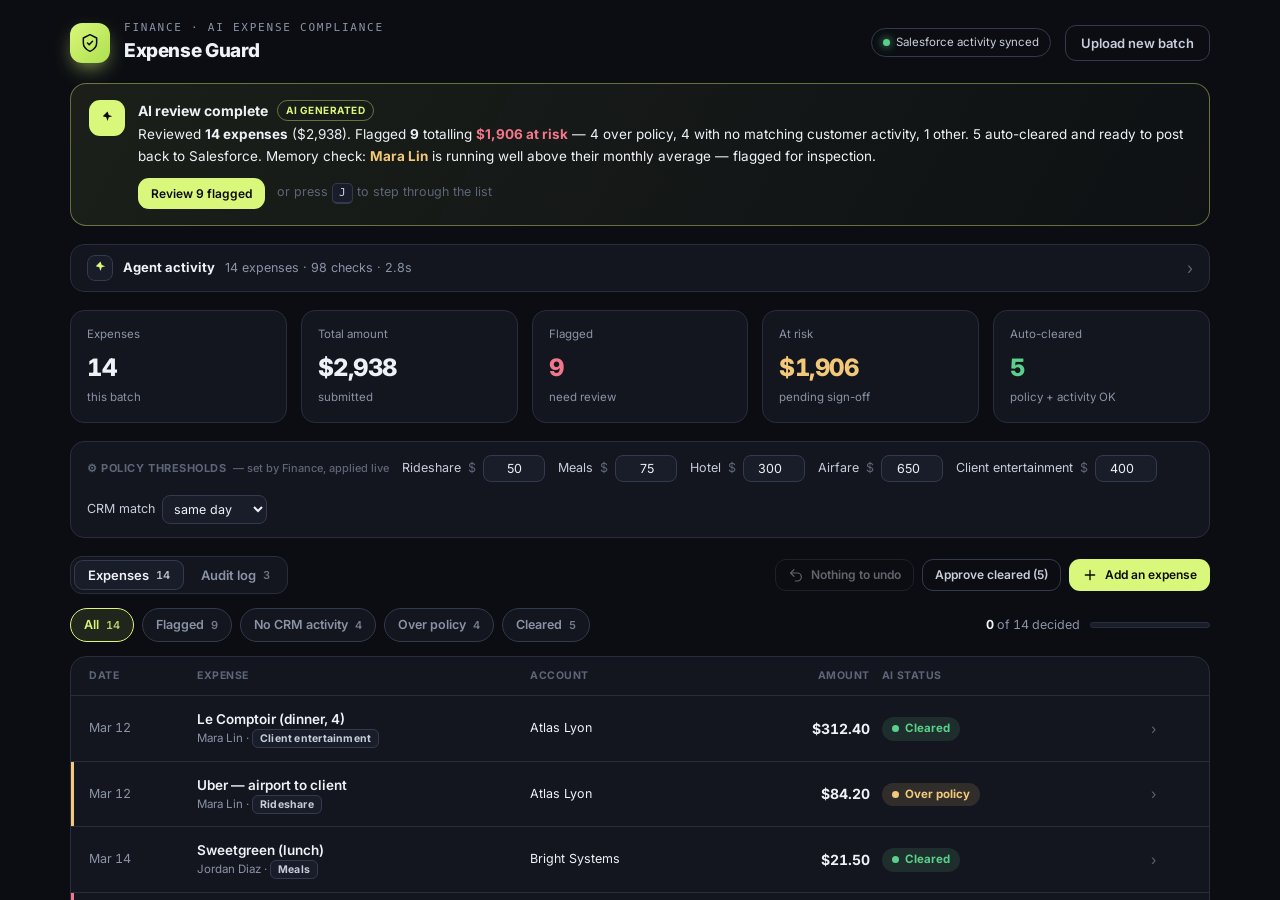
<file: assets/demos/expense-guard.html>
<!DOCTYPE html>
<html lang="en">
<head>
<meta charset="utf-8" />
<meta name="viewport" content="width=device-width, initial-scale=1" />
<title>Expense Guard — interactive demo</title>
<link rel="preconnect" href="https://fonts.googleapis.com">
<link rel="preconnect" href="https://fonts.gstatic.com" crossorigin>
<link href="https://fonts.googleapis.com/css2?family=Inter:wght@400;500;600;700;800&display=swap" rel="stylesheet">
<style>
/* =======================================================================
   Expense Guard — AI expense-compliance demo. Finance uploads expenses,
   they're cross-checked against CRM (Salesforce) activity, and the AI
   flags policy breaches (over threshold) and customer-booked expenses
   with no matching account activity that day. All data is mock.
   ======================================================================= */
:root{
  --bg:#0b0d12; --panel:#13161f; --panel2:#191d29; --line:#272d3c; --line2:#333a4d;
  --ink:#eef1f6; --ink2:#c7cdda; --muted:#8a93a6; --faint:#5d6577;
  --lime:#d9f77b; --lime-ink:#0a0a0a; --lime-line:rgba(217,247,123,.4);
  --teal:#3dc6ce; --amber:#f2c879; --rose:#f2778c; --violet:#b79cff; --green:#5bd08a;
  --green-soft:rgba(91,208,138,.13); --amber-soft:rgba(242,200,121,.13);
  --rose-soft:rgba(242,119,140,.13); --violet-soft:rgba(183,156,255,.13);
  --radius:16px;
}
*{box-sizing:border-box;}
html,body{margin:0;min-height:100%;}
body{background:var(--bg);color:var(--ink);font-family:"Inter",-apple-system,BlinkMacSystemFont,"Segoe UI",Roboto,Helvetica,Arial,sans-serif;
  -webkit-font-smoothing:antialiased;text-rendering:optimizeLegibility;font-size:14px;line-height:1.5;}
.mono{font-family:"Geist Mono",ui-monospace,SFMono-Regular,Menlo,Consolas,monospace;}
.num{font-variant-numeric:tabular-nums;}
button{font-family:inherit;cursor:pointer;}
h1,h2,h3{margin:0;}
.app{max-width:1180px;margin:0 auto;padding:20px 20px 90px;}
.muted{color:var(--muted);} .faint{color:var(--faint);}

/* top bar */
.top{display:flex;align-items:center;gap:14px;flex-wrap:wrap;margin-bottom:18px;}
.top__mark{width:40px;height:40px;border-radius:12px;background:linear-gradient(135deg,var(--lime),#aee04f);display:grid;place-items:center;color:var(--lime-ink);flex-shrink:0;box-shadow:0 8px 22px -8px var(--lime);}
.top__eyebrow{font-size:11px;letter-spacing:.16em;text-transform:uppercase;color:var(--muted);}
.top__title{font-size:19px;font-weight:800;letter-spacing:-.02em;}
.top__spacer{flex:1;}
.pill{font-size:11.5px;color:var(--ink2);border:1px solid var(--line2);border-radius:999px;padding:5px 11px;display:inline-flex;align-items:center;gap:6px;}
.pill .dot{width:7px;height:7px;border-radius:50%;background:var(--green);box-shadow:0 0 8px var(--green);}

.btn{display:inline-flex;align-items:center;justify-content:center;gap:7px;font-weight:600;font-size:13px;border-radius:11px;padding:9px 15px;border:1px solid transparent;transition:.14s;white-space:nowrap;}
.btn svg{width:16px;height:16px;}
.btn--lime{background:var(--lime);color:var(--lime-ink);}
.btn--lime:hover{filter:brightness(1.06);transform:translateY(-1px);}
.btn--ghost{background:transparent;border-color:var(--line2);color:var(--ink2);}
.btn--ghost:hover{border-color:var(--faint);color:var(--ink);}
.btn--rose{background:var(--rose);color:#0a0a0a;}
.btn--green{background:var(--green);color:#062315;}
.btn--sm{padding:7px 12px;font-size:12px;}
.btn:disabled{opacity:.45;cursor:not-allowed;}

.card{background:var(--panel);border:1px solid var(--line);border-radius:var(--radius);}
.card__b{padding:18px;}
.eyebrow{font-size:11px;letter-spacing:.06em;text-transform:uppercase;color:var(--faint);font-weight:700;}

/* ---------- UPLOAD ---------- */
.upload{max-width:560px;margin:30px auto;text-align:center;}
.drop{border:1.5px dashed var(--line2);border-radius:var(--radius);padding:40px 26px;background:var(--panel);transition:.2s;}
.drop:hover{border-color:var(--lime-line);background:var(--panel2);}
.drop__ic{width:60px;height:60px;border-radius:16px;background:var(--panel2);border:1px solid var(--line);display:grid;place-items:center;margin:0 auto 16px;color:var(--lime);}
.drop h2{font-size:20px;margin-bottom:6px;}
.drop p{color:var(--muted);font-size:13.5px;margin:0 auto 18px;max-width:380px;}
.synccheck{display:inline-flex;align-items:center;gap:9px;font-size:12.5px;color:var(--ink2);margin-top:16px;}
.cbx{width:18px;height:18px;border-radius:5px;border:1.5px solid var(--line2);display:grid;place-items:center;}
.cbx.on{background:var(--lime);border-color:var(--lime);}

/* processing */
.proc{max-width:420px;margin:36px auto;}
.proc__ring{width:70px;height:70px;border-radius:50%;border:3px solid var(--line);border-top-color:var(--lime);margin:0 auto 22px;animation:spin .8s linear infinite;}
@keyframes spin{to{transform:rotate(360deg)}}
.pstep{display:flex;align-items:center;gap:11px;padding:9px 0;color:var(--faint);font-size:13.5px;transition:.25s;}
.pstep.on{color:var(--ink);} .pstep.done{color:var(--ink2);}
.pstep .d{width:18px;height:18px;border-radius:50%;border:1.5px solid var(--line2);flex-shrink:0;display:grid;place-items:center;font-size:10px;}
.pstep.done .d{background:var(--green);border-color:var(--green);color:#06231e;}
.pstep.on .d{border-color:var(--lime);}

/* ---------- AI banner ---------- */
.aibanner{background:linear-gradient(120deg,rgba(217,247,123,.08),rgba(217,247,123,.02));border:1px solid var(--lime-line);border-radius:var(--radius);padding:16px 18px;display:flex;gap:13px;margin-bottom:18px;}
.aibanner__ic{width:36px;height:36px;border-radius:11px;background:var(--lime);color:var(--lime-ink);display:grid;place-items:center;flex-shrink:0;}
.aibanner__tag{font-size:10px;font-weight:700;letter-spacing:.05em;text-transform:uppercase;color:var(--lime);border:1px solid var(--lime-line);border-radius:999px;padding:2px 8px;}

/* KPIs */
.kpis{display:grid;grid-template-columns:repeat(5,1fr);gap:14px;margin-bottom:18px;}
.kpi{background:var(--panel);border:1px solid var(--line);border-radius:14px;padding:15px 16px;}
.kpi__l{font-size:11.5px;color:var(--muted);}
.kpi__v{font-size:24px;font-weight:800;margin-top:7px;letter-spacing:-.02em;}
.kpi__s{font-size:11.5px;margin-top:3px;}

/* thresholds */
.policy{display:flex;align-items:center;gap:13px;flex-wrap:wrap;background:var(--panel);border:1px solid var(--line);border-radius:14px;padding:13px 16px;margin-bottom:18px;}
.policy__lbl{font-size:11px;letter-spacing:.05em;text-transform:uppercase;color:var(--faint);font-weight:700;display:flex;align-items:center;gap:7px;}
.thr{display:flex;align-items:center;gap:7px;font-size:12.5px;color:var(--ink2);}
.thr input{width:62px;background:var(--panel2);border:1px solid var(--line2);border-radius:8px;color:var(--ink);padding:5px 7px;font-size:12.5px;text-align:right;outline:none;font-family:inherit;}
.thr input:focus{border-color:var(--lime-line);}

/* filters */
.filters{display:flex;gap:8px;flex-wrap:wrap;margin-bottom:14px;}
.chip{display:inline-flex;align-items:center;gap:7px;padding:7px 13px;border:1px solid var(--line2);border-radius:999px;font-size:12.5px;font-weight:600;color:var(--muted);background:var(--panel);transition:.13s;}
.chip.on{border-color:var(--lime);background:rgba(217,247,123,.1);color:var(--lime);}
.chip .ct{font-size:11px;opacity:.8;}

/* table */
.tblwrap{background:var(--panel);border:1px solid var(--line);border-radius:var(--radius);overflow:hidden;}
.thead,.trow{display:grid;grid-template-columns:96px 1.5fr 1.1fr 92px 1.2fr 40px;gap:12px;align-items:center;}
.thead{padding:11px 18px;border-bottom:1px solid var(--line);font-size:10.5px;letter-spacing:.05em;text-transform:uppercase;color:var(--faint);font-weight:700;}
.thead .r,.trow .r{text-align:right;}
.trow{padding:13px 18px;border-bottom:1px solid var(--line);cursor:pointer;transition:background .12s;}
.trow:last-child{border-bottom:none;}
.trow:hover{background:var(--panel2);}
.trow.flag{box-shadow:inset 3px 0 0 var(--flagc,transparent);}
.merch{font-weight:600;font-size:13.5px;}
.sub{font-size:11.5px;color:var(--muted);margin-top:1px;}
.amt{font-weight:700;font-size:14px;}
.acct{font-size:12.5px;}
.cattag{font-size:10.5px;font-weight:700;letter-spacing:.02em;border-radius:6px;padding:2px 7px;background:var(--panel2);color:var(--ink2);border:1px solid var(--line2);white-space:nowrap;}
.status{display:inline-flex;align-items:center;gap:6px;font-size:11.5px;font-weight:700;border-radius:999px;padding:3px 10px;white-space:nowrap;}
.s-clear{background:var(--green-soft);color:var(--green);}
.s-over{background:var(--amber-soft);color:var(--amber);}
.s-noact{background:var(--rose-soft);color:var(--rose);}
.s-dup{background:var(--violet-soft);color:var(--violet);}
.s-rcpt{background:var(--amber-soft);color:var(--amber);}
.s-appr{background:rgba(91,208,138,.18);color:var(--green);}
.s-rej{background:var(--rose-soft);color:var(--rose);}
.chev{color:var(--faint);}

/* detail drawer */
.scrim{position:fixed;inset:0;background:rgba(6,8,14,.6);backdrop-filter:blur(3px);opacity:0;pointer-events:none;transition:.2s;z-index:40;}
.scrim.on{opacity:1;pointer-events:auto;}
.drawer{position:fixed;top:0;right:0;height:100%;width:min(480px,100%);background:var(--panel);border-left:1px solid var(--line);transform:translateX(100%);transition:transform .28s cubic-bezier(.4,0,.2,1);z-index:50;display:flex;flex-direction:column;}
.drawer.on{transform:none;}
.drawer__h{padding:16px 20px;border-bottom:1px solid var(--line);display:flex;align-items:flex-start;gap:12px;}
.drawer__x{margin-left:auto;width:32px;height:32px;border-radius:9px;border:1px solid var(--line2);background:var(--panel2);color:var(--ink2);font-size:18px;line-height:1;}
.drawer__b{flex:1;overflow:auto;padding:20px;}
.drawer__f{padding:14px 20px;border-top:1px solid var(--line);display:flex;gap:9px;flex-wrap:wrap;}
.bigamt{font-size:30px;font-weight:800;letter-spacing:-.02em;}
.verdict{border-radius:12px;padding:14px 16px;margin:16px 0;border:1px solid var(--line2);}
.verdict__h{display:flex;align-items:center;gap:9px;font-weight:700;margin-bottom:8px;}
.verdict ul{margin:0;padding-left:18px;font-size:13px;line-height:1.6;color:var(--ink2);}
.kv{display:flex;justify-content:space-between;gap:12px;padding:8px 0;border-bottom:1px solid var(--line);font-size:13px;}
.kv:last-child{border-bottom:none;}
.kv .k{color:var(--muted);}

/* activity timeline */
.tl{margin-top:6px;border:1px solid var(--line);border-radius:12px;overflow:hidden;}
.tl__r{display:flex;align-items:center;gap:10px;padding:9px 13px;border-bottom:1px solid var(--line);font-size:12.5px;}
.tl__r:last-child{border-bottom:none;}
.tl__r .d{width:8px;height:8px;border-radius:50%;background:var(--teal);flex-shrink:0;}
.tl__r.gap{background:var(--rose-soft);}
.tl__r.gap .d{background:var(--rose);}
.tl__r.match{background:var(--green-soft);}
.tl__r.match .d{background:var(--green);}

/* spend memory cards */
.memgrid{display:grid;grid-template-columns:repeat(5,1fr);gap:13px;}
.memcard{background:var(--panel);border:1px solid var(--line);border-radius:14px;padding:14px;}
.memcard.flag{border-color:var(--rose);box-shadow:0 0 0 1px var(--rose-soft);}
.memcard__top{display:flex;align-items:center;gap:9px;}
.memava{width:30px;height:30px;border-radius:50%;background:var(--panel2);border:1px solid var(--line2);display:grid;place-items:center;font-size:11px;font-weight:700;color:var(--ink2);flex-shrink:0;}
.delta{font-size:12px;font-weight:800;}
.delta.hi{color:var(--rose);} .delta.up{color:var(--amber);} .delta.dn{color:var(--green);}
.membar{position:relative;height:7px;border-radius:999px;background:var(--panel2);margin:11px 0 9px;overflow:hidden;}
.membar__fill{height:100%;border-radius:999px;}
.membar__avg{position:absolute;top:-2px;bottom:-2px;left:55.5%;width:2px;background:var(--ink2);opacity:.65;z-index:2;}
.memcard__foot{display:flex;align-items:center;gap:7px;font-size:12px;color:var(--muted);}
@media(max-width:820px){ .memgrid{grid-template-columns:repeat(2,1fr);} }
@media(max-width:680px){ .memgrid{grid-template-columns:1fr;} }

.toast{position:fixed;left:50%;bottom:24px;transform:translateX(-50%) translateY(20px);background:var(--lime);color:var(--lime-ink);padding:11px 18px;border-radius:11px;font-size:13px;font-weight:700;opacity:0;pointer-events:none;transition:.25s;z-index:90;box-shadow:0 14px 36px rgba(0,0,0,.5);}
.toast.show{opacity:1;transform:translateX(-50%) translateY(0);}
.fade{animation:fadeup .35s ease;}
@keyframes fadeup{from{opacity:0;transform:translateY(8px)}to{opacity:1;transform:translateY(0)}}

@media(max-width:820px){ .kpis{grid-template-columns:repeat(2,1fr);} }
@media(max-width:680px){
  .thead{display:none;}
  .trow{grid-template-columns:1fr auto;gap:8px 12px;}
  .trow .cat-cell{grid-column:1;} .trow .amt-cell{grid-column:2;text-align:right;}
  .trow .acct-cell{grid-column:1/-1;} .trow .status-cell{grid-column:1/-1;}
  .trow .chev{display:none;}
  .policy{flex-direction:column;align-items:flex-start;}
}

/* =======================================================================
   Upgrade layer. Everything below adds to the original; nothing above
   was removed. Same palette, same type, same shapes.
   ======================================================================= */
html,body{height:100%;}
body{height:100vh;height:100dvh;overflow:hidden;}
.vp{height:100%;overflow-y:auto;overflow-x:hidden;overscroll-behavior:contain;}
:focus-visible{outline:2px solid var(--lime);outline-offset:2px;}
.small{font-size:12.5px;}
.linkbtn{background:none;border:0;padding:6px 2px;color:var(--lime);font-weight:600;font-size:12.5px;text-decoration:underline;text-underline-offset:3px;text-decoration-color:var(--lime-line);}
.linkbtn:hover{text-decoration-color:var(--lime);}
.pill .dot.off{background:var(--amber);box-shadow:0 0 8px var(--amber);}
.kbd{font-family:"Geist Mono",ui-monospace,SFMono-Regular,Menlo,Consolas,monospace;font-size:11px;border:1px solid var(--line2);border-bottom-width:2px;border-radius:5px;padding:0 6px;color:var(--ink2);background:var(--panel2);display:inline-block;min-width:20px;text-align:center;line-height:18px;}

/* upload, real file input + example */
.upload{max-width:660px;}
.drop{cursor:pointer;}
.drop.over{border-color:var(--lime);border-style:solid;background:rgba(217,247,123,.06);}
.drop.over .drop__ic{background:var(--lime);color:var(--lime-ink);}
.drop__acts{display:flex;gap:10px;justify-content:center;flex-wrap:wrap;}
.drop__hint{font-size:12px;color:var(--faint);margin-top:12px;}
.drop__busy{font-size:12.5px;color:var(--lime);margin-top:12px;}
.drop__busy:empty{display:none;}
.uperr{margin-top:14px;text-align:left;border:1px solid var(--rose);background:var(--rose-soft);border-radius:14px;padding:13px 16px;}
.uperr__h{display:flex;align-items:center;gap:9px;color:var(--rose);font-size:13.5px;}
.uperr__h .linkbtn{margin-left:auto;color:var(--ink2);}
.uperr ul{margin:6px 0 0;padding-left:18px;font-size:12.5px;color:var(--ink2);line-height:1.6;}
.upcard{text-align:left;margin-top:14px;padding:16px 18px;}
.cols{display:grid;grid-template-columns:repeat(auto-fill,minmax(180px,1fr));gap:8px;margin:10px 0 10px;}
.colk{background:var(--panel2);border:1px solid var(--line);border-radius:10px;padding:8px 11px;}
.colk b{font-size:12.5px;color:var(--lime);font-weight:600;}
.req,.opt{font-size:10px;font-weight:700;letter-spacing:.04em;text-transform:uppercase;border-radius:999px;padding:1px 7px;margin-left:6px;}
.req{color:var(--lime);border:1px solid var(--lime-line);}
.opt{color:var(--muted);border:1px solid var(--line2);}
.upx{text-align:left;margin-top:14px;overflow:hidden;}
.upx__h{display:flex;align-items:center;gap:12px;padding:12px 14px;border-bottom:1px solid var(--line);flex-wrap:wrap;}
.fileic{width:38px;height:44px;border-radius:7px;background:var(--panel2);border:1px solid var(--line2);display:grid;place-items:center;font-size:10px;font-weight:800;color:var(--lime);letter-spacing:.04em;flex-shrink:0;position:relative;}
.fileic:after{content:"";position:absolute;top:-1px;right:-1px;width:11px;height:11px;background:var(--bg);border-left:1px solid var(--line2);border-bottom:1px solid var(--line2);border-bottom-left-radius:4px;}
.upx__n{font-size:13px;font-weight:600;color:var(--ink);word-break:break-all;}
.upx__acts{margin-left:auto;display:flex;gap:8px;flex-wrap:wrap;}
.csvta{display:block;width:100%;min-height:170px;background:#0e1118;color:var(--ink2);border:0;font-size:12px;line-height:1.7;padding:12px 14px;resize:vertical;white-space:pre;overflow:auto;outline:none;tab-size:2;}
.csvta:focus{box-shadow:inset 0 0 0 1px var(--lime-line);}
.upx__f{display:flex;align-items:center;gap:12px;flex-wrap:wrap;padding:8px 14px;border-top:1px solid var(--line);font-size:12px;}
.proc__f{text-align:center;font-size:12.5px;margin:-8px 0 14px;}

/* banner additions */
.aibanner__acts{display:flex;align-items:center;gap:12px;flex-wrap:wrap;margin-top:11px;}
.aibanner__note{margin-top:8px;font-size:12.5px;color:var(--amber);}

/* agent activity (batch and per expense) */
.agent{background:var(--panel);border:1px solid var(--line);border-radius:14px;margin-bottom:18px;}
.agent>summary{list-style:none;cursor:pointer;padding:10px 16px;display:flex;align-items:center;gap:10px;font-size:13px;min-height:46px;}
.agent>summary b{white-space:nowrap;}
.agent>summary .muted{min-width:0;overflow:hidden;text-overflow:ellipsis;white-space:nowrap;}
.agent>summary::-webkit-details-marker{display:none;}
.agent__ic{width:26px;height:26px;border-radius:8px;background:var(--panel2);border:1px solid var(--line2);display:grid;place-items:center;color:var(--lime);flex-shrink:0;}
.agent .caret{margin-left:auto;color:var(--faint);transition:transform .2s;font-size:16px;}
.agent[open] .caret{transform:rotate(90deg);}
.calls{border-top:1px solid var(--line);padding:10px 16px 12px;font-family:"Geist Mono",ui-monospace,SFMono-Regular,Menlo,Consolas,monospace;font-size:12px;line-height:1.55;}
.call{display:grid;grid-template-columns:16px 1fr auto;gap:8px;padding:3px 0;align-items:baseline;}
.call .g{font-weight:800;text-align:center;}
.call .ln{min-width:0;overflow-wrap:anywhere;}
.call .fn{color:var(--teal);}
.call .args{color:var(--muted);}
.call .arrow{color:var(--faint);}
.call .res{color:var(--ink2);}
.call .ms{color:var(--faint);font-size:11px;}
.call.ok .g{color:var(--green);} .call.warn .g{color:var(--amber);} .call.fail .g{color:var(--rose);}
.call.skip .g{color:var(--faint);} .call.wait .g{color:var(--violet);}
.call.fail .res{color:var(--rose);} .call.warn .res{color:var(--amber);} .call.wait .res{color:var(--violet);}
.agent__f{padding:0 16px 12px;font-size:12px;color:var(--faint);}
.agent--d{margin:20px 0 0;background:var(--panel2);}
.agent--d .calls{padding:10px 14px 12px;}

/* policy row additions */
.thr select{background:var(--panel2);border:1px solid var(--line2);border-radius:8px;color:var(--ink);padding:5px 7px;font-size:12.5px;font-family:inherit;outline:none;}
.thr select:focus{border-color:var(--lime-line);}

/* toolbar, tabs, progress */
.tbar{display:flex;align-items:center;gap:10px;flex-wrap:wrap;margin-bottom:14px;}
.tabs{display:inline-flex;gap:3px;background:var(--panel);border:1px solid var(--line);border-radius:12px;padding:3px;}
.tab{border:0;background:transparent;color:var(--muted);padding:7px 14px;border-radius:9px;font-weight:600;font-size:13px;display:inline-flex;align-items:center;gap:7px;}
.tab .ct{font-size:11px;opacity:.75;}
.tab.on{background:var(--panel2);color:var(--ink);box-shadow:inset 0 0 0 1px var(--line2);}
.tbar__acts{display:flex;gap:8px;flex-wrap:wrap;margin-left:auto;}
.frow{display:flex;align-items:center;gap:12px;flex-wrap:wrap;margin-bottom:14px;}
.frow .filters{margin-bottom:0;flex:1;}
.prog{display:flex;align-items:center;gap:10px;font-size:12.5px;color:var(--muted);}
.prog__bar{width:120px;height:6px;border-radius:999px;background:var(--panel2);border:1px solid var(--line);overflow:hidden;}
.prog__bar i{display:block;height:100%;background:var(--lime);border-radius:999px;transition:width .3s;}
.trow.sel{background:var(--panel2);outline:1px solid var(--lime-line);outline-offset:-1px;}
.trow:focus-visible{outline:2px solid var(--lime);outline-offset:-2px;}
.mini{font-size:10.5px;font-weight:700;border-radius:6px;padding:1px 6px;background:var(--violet-soft);color:var(--violet);white-space:nowrap;margin-left:4px;}
.mini--t{background:rgba(61,198,206,.13);color:var(--teal);}
.keys{display:flex;gap:16px;flex-wrap:wrap;align-items:center;font-size:12px;color:var(--muted);margin:10px 2px 0;}
.keys>span{display:inline-flex;align-items:center;gap:5px;}
.empty{padding:34px;text-align:center;}
.empty b{display:block;color:var(--ink);margin-bottom:4px;}

/* completion */
.done{border:1px solid var(--lime-line);background:linear-gradient(120deg,rgba(217,247,123,.09),rgba(217,247,123,.02));border-radius:var(--radius);padding:16px 18px;display:flex;gap:14px;align-items:center;flex-wrap:wrap;margin-bottom:14px;}
.done__ic{width:38px;height:38px;border-radius:11px;background:var(--lime);color:var(--lime-ink);display:grid;place-items:center;flex-shrink:0;}
.done__txt{flex:1;min-width:220px;}
.done__acts{display:flex;gap:9px;flex-wrap:wrap;}
.done .pstep{padding:4px 0;font-size:13px;}

/* audit log */
.audit{background:var(--panel);border:1px solid var(--line);border-radius:var(--radius);overflow:hidden;}
.ahead,.arow{display:grid;grid-template-columns:96px 190px 150px 1fr;gap:14px;align-items:start;}
.ahead{padding:11px 18px;border-bottom:1px solid var(--line);font-size:10.5px;letter-spacing:.05em;text-transform:uppercase;color:var(--faint);font-weight:700;}
.arow{padding:12px 18px;border-bottom:1px solid var(--line);font-size:12.5px;}
.arow:last-child{border-bottom:none;}
.awho{display:flex;align-items:center;gap:9px;min-width:0;}
.awho .memava{width:26px;height:26px;font-size:10px;}
.awho .memava.ai{background:var(--lime);color:var(--lime-ink);border-color:var(--lime);}
.awho .memava.emp{background:rgba(61,198,206,.15);color:var(--teal);border-color:rgba(61,198,206,.4);}
.abadge{display:inline-block;font-size:11px;font-weight:700;border-radius:999px;padding:2px 9px;background:var(--panel2);color:var(--ink2);border:1px solid var(--line2);white-space:nowrap;}
.abadge.g{background:var(--green-soft);color:var(--green);border-color:transparent;}
.abadge.r{background:var(--rose-soft);color:var(--rose);border-color:transparent;}
.abadge.a{background:var(--amber-soft);color:var(--amber);border-color:transparent;}
.abadge.v{background:var(--violet-soft);color:var(--violet);border-color:transparent;}
.abadge.t{background:rgba(61,198,206,.13);color:var(--teal);border-color:transparent;}
.abadge.l{background:rgba(217,247,123,.1);color:var(--lime);border-color:transparent;}
.awhat{font-weight:600;color:var(--ink);overflow-wrap:anywhere;}
.awhy{color:var(--ink2);margin-top:2px;overflow-wrap:anywhere;white-space:pre-line;}
.ameta{font-size:12px;color:var(--muted);margin:0 2px 10px;}

/* drawer additions */
.drawer__t{font-weight:700;font-size:16px;margin-top:3px;overflow-wrap:anywhere;}
.drawer__nav{margin-left:auto;display:flex;gap:6px;flex-shrink:0;}
.drawer__nav .drawer__x{margin-left:0;}
.drawer__x:disabled{opacity:.35;cursor:not-allowed;}
.drawer__keys{margin-left:auto;align-self:center;display:flex;gap:4px;align-items:center;font-size:11.5px;color:var(--faint);}
.vs{font-size:14px;line-height:1.55;font-weight:600;color:var(--ink);margin:2px 0 8px;}
.vs .lbl{font-weight:500;color:var(--muted);}
.conf{display:flex;align-items:center;gap:10px;font-size:12px;color:var(--muted);flex-wrap:wrap;}
.conf b{color:var(--ink);}
.conf__bar{width:110px;height:5px;border-radius:999px;background:rgba(255,255,255,.08);overflow:hidden;}
.conf__bar i{display:block;height:100%;background:var(--lime);border-radius:999px;}
.conf__why{font-size:12px;color:var(--muted);margin:3px 0 10px;}
.sec{margin-top:20px;}
.sec__h{display:flex;align-items:center;justify-content:space-between;gap:10px;margin-bottom:9px;}
.meter{position:relative;height:10px;border-radius:999px;background:var(--panel2);border:1px solid var(--line);}
.meter__fill{height:100%;border-radius:999px;}
.meter__cap{position:absolute;top:-5px;bottom:-5px;width:2px;background:var(--ink);border-radius:2px;}
.meter__lbls{position:relative;height:18px;margin-top:6px;font-size:11.5px;color:var(--muted);}
.meter__lbls span{position:absolute;top:0;white-space:nowrap;}
.axis{position:relative;height:30px;margin-top:4px;}
.axis__track{position:absolute;left:0;right:0;top:14px;height:2px;background:var(--line2);border-radius:2px;}
.axis__tick{position:absolute;top:11px;width:1px;height:8px;background:var(--line2);}
.axis__win{position:absolute;top:6px;height:18px;border-radius:6px;background:rgba(217,247,123,.1);border:1px dashed var(--lime-line);}
.axis__act{position:absolute;top:9px;width:12px;height:12px;margin-left:-6px;border-radius:50%;background:var(--teal);box-shadow:0 0 0 3px var(--panel);}
.axis__exp{position:absolute;top:8px;width:14px;height:14px;margin-left:-7px;transform:rotate(45deg);border-radius:3px;box-shadow:0 0 0 3px var(--panel);}
.axis__exp.ok{background:var(--green);} .axis__exp.bad{background:var(--rose);} .axis__exp.off{background:var(--faint);}
.axis__lbls{display:flex;justify-content:space-between;font-size:11px;color:var(--faint);margin-top:2px;}
.axis__key{display:flex;gap:14px;flex-wrap:wrap;font-size:11px;color:var(--muted);margin:6px 0 2px;}
.axis__key span{display:inline-flex;align-items:center;gap:6px;}
.axis__key i{display:inline-block;width:9px;height:9px;}
.k-act{border-radius:50%;background:var(--teal);}
.k-exp{transform:rotate(45deg);border-radius:2px;background:var(--rose);}
.k-win{border-radius:3px;border:1px dashed var(--lime-line);background:rgba(217,247,123,.1);}
.tl__r .tlt{color:var(--muted);}
.bars{position:relative;display:flex;align-items:flex-end;gap:8px;height:84px;border-bottom:1px solid var(--line2);padding-right:66px;}
.bar{flex:1;height:100%;display:flex;align-items:flex-end;justify-content:center;}
.bar i{display:block;width:100%;max-width:34px;border-radius:6px 6px 2px 2px;background:var(--line2);}
.bars__avg{position:absolute;left:0;right:0;border-top:1.5px dashed var(--ink2);opacity:.75;pointer-events:none;}
.bars__avg em{position:absolute;right:0;top:-9px;font-style:normal;font-size:10.5px;line-height:16px;color:var(--ink2);background:var(--panel);padding:0 0 0 6px;}
.bars__lbls{display:flex;gap:8px;margin-top:5px;padding-right:66px;}
.bars__lbls span{flex:1;text-align:center;font-size:10.5px;color:var(--faint);}
.bars__lbls b{color:var(--ink2);}
.fld{display:flex;flex-direction:column;gap:5px;font-size:12px;color:var(--muted);font-weight:600;}
.inp{width:100%;background:var(--panel2);border:1px solid var(--line2);border-radius:9px;color:var(--ink);padding:9px 11px;font:inherit;font-size:13px;font-weight:500;outline:none;min-height:40px;}
.inp:focus{border-color:var(--lime-line);}
textarea.inp{min-height:190px;resize:vertical;line-height:1.55;}
select.inp{appearance:auto;}
input[type=date].inp{color-scheme:dark;}
.compose{border:1px solid var(--lime-line);border-radius:12px;background:rgba(217,247,123,.04);padding:14px;margin-top:20px;display:flex;flex-direction:column;gap:11px;}
.compose__h{display:flex;align-items:center;gap:9px;flex-wrap:wrap;}
.compose__to{font-size:12px;color:var(--muted);}
.compose__f{display:flex;gap:9px;align-items:center;flex-wrap:wrap;}
.thread{margin-top:20px;display:flex;flex-direction:column;gap:10px;}
.msg{border-radius:12px;padding:11px 13px;font-size:12.5px;line-height:1.55;}
.msg--out{background:var(--panel2);border:1px solid var(--line2);}
.msg--in{background:rgba(61,198,206,.08);border:1px solid rgba(61,198,206,.35);}
.msg__h{font-size:11px;font-weight:700;color:var(--muted);margin-bottom:4px;letter-spacing:.02em;}
.msg--in .msg__h{color:var(--teal);}
.msg__b{white-space:pre-wrap;color:var(--ink2);overflow-wrap:anywhere;}
.msg__wait{display:flex;align-items:center;gap:9px;font-size:12.5px;color:var(--violet);}
.spin{width:13px;height:13px;border-radius:50%;border:2px solid var(--violet-soft);border-top-color:var(--violet);animation:spin .8s linear infinite;flex-shrink:0;}
.note{margin-top:20px;}
.fgrid{display:grid;grid-template-columns:1fr 1fr;gap:12px;}
.fgrid .wide{grid-column:1/-1;}
.fcheck{flex-direction:row;align-items:center;gap:10px;color:var(--ink2);font-size:13px;min-height:40px;cursor:pointer;}
.fcheck input{width:18px;height:18px;accent-color:var(--lime);}
.pre{margin-top:18px;border:1px solid var(--line2);border-radius:12px;padding:14px 15px;background:var(--panel2);}
.pre__h{display:flex;align-items:center;gap:9px;flex-wrap:wrap;margin-bottom:8px;}
.pre__rows{display:flex;flex-direction:column;gap:6px;font-size:12.5px;color:var(--ink2);margin-top:10px;}
.pre__rows div{display:flex;gap:8px;align-items:baseline;}
.pre__rows .g{width:14px;text-align:center;font-weight:800;flex-shrink:0;}
.why{font-size:12px;color:var(--muted);align-self:center;}

/* modal */
.modal{position:fixed;inset:0;display:grid;place-items:center;padding:16px;z-index:70;background:rgba(6,8,14,.66);backdrop-filter:blur(3px);opacity:0;pointer-events:none;transition:opacity .18s;}
.modal.on{opacity:1;pointer-events:auto;}
.modal__card{width:min(460px,100%);max-height:calc(100% - 8px);overflow:auto;background:var(--panel);border:1px solid var(--line2);border-radius:var(--radius);padding:20px;box-shadow:0 30px 80px rgba(0,0,0,.55);}
.modal__t{font-size:18px;font-weight:800;letter-spacing:-.01em;margin:4px 0 6px;}
.modal__card p{margin:0 0 12px;font-size:13px;line-height:1.55;}
.modal__f{display:flex;gap:9px;justify-content:flex-end;margin-top:16px;flex-wrap:wrap;}
.mlist{border:1px solid var(--line);border-radius:11px;overflow:hidden;}
.mlist__r{display:grid;grid-template-columns:auto 1fr auto;gap:10px;padding:8px 12px;border-bottom:1px solid var(--line);font-size:12.5px;align-items:center;}
.mlist__r:last-child{border-bottom:none;}
.ell{white-space:nowrap;overflow:hidden;text-overflow:ellipsis;min-width:0;}
.klist{display:flex;flex-direction:column;gap:8px;margin-top:8px;font-size:13px;}
.klist__r{display:flex;align-items:center;gap:12px;}
.klist__r .kbd{min-width:46px;}

.toast{display:flex;align-items:center;gap:12px;width:max-content;max-width:calc(100vw - 32px);}
.toast span{min-width:0;}
.toast button{background:var(--lime-ink);color:var(--lime);border:0;border-radius:8px;padding:6px 11px;font-weight:700;font-size:12.5px;min-height:32px;flex-shrink:0;}
.toast.show button{pointer-events:auto;}

@media (hover:none){ .keys,.drawer__keys,.kb-only{display:none!important;} }
@media(max-width:900px){
  .ahead{display:none;}
  .arow{grid-template-columns:1fr auto;gap:6px 12px;}
  .arow .a-when{grid-column:2;grid-row:1;text-align:right;}
  .arow .a-who{grid-column:1;grid-row:1;}
  .arow .a-act{grid-column:1/-1;}
  .arow .a-det{grid-column:1/-1;}
}
@media(max-width:680px){
  .app{padding:16px 16px 90px;}
  .btn,.chip,.tab{min-height:40px;}
  .linkbtn{min-height:40px;}
  .synccheck{min-height:40px;}
  .drawer__x{width:40px;height:40px;}
  .thr input,.thr select{min-height:40px;width:76px;}
  .thr select{width:auto;}
  .policy .thr{width:100%;}
  .keys,.drawer__keys,.kb-only{display:none!important;}
  .tbar__acts{margin-left:0;width:100%;}
  .tbar__acts .btn{flex:1;}
  .tabs{width:100%;}
  .tab{flex:1;justify-content:center;}
  .prog{width:100%;}
  .prog__bar{flex:1;}
  .fgrid{grid-template-columns:1fr;}
  .drawer__h{padding:14px 16px;}
  .drawer__b{padding:16px;}
  .drawer__f{padding:12px 16px;}
  .upload{margin:18px auto;}
  .drop{padding:30px 18px;}
  .upx__acts{margin-left:0;width:100%;}
  .upx__acts .btn{flex:1;}
  .done__acts{width:100%;}
  .done__acts .btn{flex:1;}
  .call{grid-template-columns:16px 1fr;}
  .call .ms{display:none;}
  .toast{bottom:84px;}
  .policy .thr .faint{margin-left:auto;}
}
@media (prefers-reduced-motion: reduce){
  *,*::before,*::after{animation-duration:.01ms!important;animation-iteration-count:1!important;transition-duration:.01ms!important;scroll-behavior:auto!important;}
  .proc__ring,.spin{animation:none!important;}
  .btn--lime:hover{transform:none;}
}
</style>
</head>
<body>
<div class="vp" id="vp">
<div class="app">
  <div class="top">
    <div class="top__mark"><svg width="20" height="20" viewBox="0 0 24 24" fill="none"><path d="M12 2l8 4v6c0 5-3.5 8-8 10-4.5-2-8-5-8-10V6l8-4z" stroke="currentColor" stroke-width="1.8" stroke-linejoin="round"/><path d="M9 12l2 2 4-4" stroke="currentColor" stroke-width="1.8" stroke-linecap="round" stroke-linejoin="round"/></svg></div>
    <div>
      <div class="top__eyebrow mono">Finance · AI expense compliance</div>
      <div class="top__title">Expense Guard</div>
    </div>
    <div class="top__spacer"></div>
    <span class="pill" id="syncPill"><span class="dot"></span> Salesforce activity synced</span>
    <button class="btn btn--ghost" id="newBatchBtn" onclick="startUpload()" style="display:none">Upload new batch</button>
  </div>
  <div id="stage"></div>
</div>
</div>

<div class="scrim" id="scrim" onclick="closeDrawer()"></div>
<aside class="drawer" id="drawer" role="dialog" aria-label="Expense detail"></aside>
<div class="modal" id="modal" onclick="if(event.target===this)closeModal()"></div>
<div class="toast" id="toast" role="status" aria-live="polite"></div>

<script>
const $=id=>document.getElementById(id);
const RM=(()=>{try{return window.matchMedia('(prefers-reduced-motion: reduce)').matches;}catch(_){return false;}})();
const esc=s=>String(s==null?'':s).replace(/[&<>"']/g,c=>({'&':'&amp;','<':'&lt;','>':'&gt;','"':'&quot;',"'":'&#39;'}[c]));
function toast(m,actLabel,fn){
  const t=$('toast');t.innerHTML='';
  const s=document.createElement('span');s.textContent=m;t.appendChild(s);
  if(actLabel){const b=document.createElement('button');b.type='button';b.textContent=actLabel;b.onclick=()=>{t.classList.remove('show');fn();};t.appendChild(b);}
  t.classList.add('show');clearTimeout(t._h);t._h=setTimeout(()=>t.classList.remove('show'),actLabel?5200:2300);
}
const money=n=>'$'+Number(n).toLocaleString('en-US',{minimumFractionDigits:2,maximumFractionDigits:2});
const money0=n=>'$'+Number(n).toLocaleString('en-US',{maximumFractionDigits:0});
const clone=o=>JSON.parse(JSON.stringify(o));
const hm=d=>new Date(d).toLocaleTimeString('en-US',{hour:'numeric',minute:'2-digit'});
const hms=d=>new Date(d).toLocaleTimeString('en-US',{hour:'numeric',minute:'2-digit',second:'2-digit'});

/* editable policy thresholds (set by Finance) */
let THRESH={Rideshare:50, Meals:75, Hotel:300, Airfare:650, 'Client entertainment':400};
const CATCAP={Rideshare:'Rideshare',Meals:'Meals',Hotel:'Hotel',Airfare:'Airfare','Client entertainment':'Client entertainment'};

/* Salesforce activity by account (March) — used for the cross-check */
const ACTIVITY={
  'Atlas Lyon':['Mar 3','Mar 12','Mar 19'],
  'Bright Systems':['Mar 5','Mar 14'],
  'Gent Digital':['Mar 8','Mar 21'],
  'Pearl Logistics':['Mar 2','Mar 17'],
  'Camden Industries':['Mar 11']
};
/* what each logged activity was (fictional) */
const ACT_DETAIL={
  'Atlas Lyon|Mar 3':{type:'Call',title:'Discovery call with procurement'},
  'Atlas Lyon|Mar 12':{type:'Meeting',title:'On-site workshop at the Lyon office'},
  'Atlas Lyon|Mar 19':{type:'Call',title:'Proposal follow-up'},
  'Bright Systems|Mar 5':{type:'Call',title:'Intro call with the IT director'},
  'Bright Systems|Mar 14':{type:'Meeting',title:'Solution demo with the CFO'},
  'Gent Digital|Mar 8':{type:'Meeting',title:'Kickoff video call'},
  'Gent Digital|Mar 21':{type:'Visit',title:'Site visit and team dinner'},
  'Pearl Logistics|Mar 2':{type:'Call',title:'Renewal check-in'},
  'Pearl Logistics|Mar 17':{type:'Visit',title:'Warehouse site visit'},
  'Camden Industries|Mar 11':{type:'Meeting',title:'Quarterly business review'}
};
const MONTHS=['Jan','Feb','Mar','Apr','May','Jun','Jul','Aug','Sep','Oct','Nov','Dec'];
/* day number for a "Mar 12" label; works across months so any uploaded date compares correctly */
const DAYNUM=d=>{const p=String(d).split(' ');const mi=MONTHS.indexOf(p[0]);return Math.round(Date.UTC(2026,mi<0?2:mi,parseInt(p[1],10)||1)/864e5);};
const fromDayNum=n=>{const dt=new Date(n*864e5);return MONTHS[dt.getUTCMonth()]+' '+dt.getUTCDate();};

/* uploaded expense batch (mock) */
let EXPENSES=[
  {id:'E-1041', emp:'Mara Lin',   cat:'Client entertainment', merch:'Le Comptoir (dinner, 4)', amt:312.40, date:'Mar 12', acct:'Atlas Lyon',      rcpt:true},
  {id:'E-1042', emp:'Mara Lin',   cat:'Rideshare',            merch:'Uber — airport to client', amt:84.20,  date:'Mar 12', acct:'Atlas Lyon',      rcpt:true},
  {id:'E-1043', emp:'Jordan Diaz', cat:'Meals',               merch:'Sweetgreen (lunch)',        amt:21.50,  date:'Mar 14', acct:'Bright Systems',  rcpt:true},
  {id:'E-1044', emp:'Jordan Diaz', cat:'Client entertainment', merch:'Roka Akor (dinner, 3)',    amt:486.00, date:'Mar 15', acct:'Bright Systems',  rcpt:true},
  {id:'E-1045', emp:'Sam Okafor',  cat:'Hotel',               merch:'Marriott — 1 night',        amt:389.00, date:'Mar 20', acct:'Gent Digital',    rcpt:true},
  {id:'E-1046', emp:'Sam Okafor',  cat:'Rideshare',           merch:'Lyft — office to dinner',   amt:18.75,  date:'Mar 21', acct:'Gent Digital',    rcpt:true},
  {id:'E-1047', emp:'Priya V.',    cat:'Meals',               merch:'Hotel breakfast + dinner',  amt:96.30,  date:'Mar 17', acct:'Pearl Logistics', rcpt:true},
  {id:'E-1048', emp:'Priya V.',    cat:'Client entertainment', merch:'The Vault (drinks, 2)',    amt:140.00, date:'Mar 18', acct:'Pearl Logistics', rcpt:true},
  {id:'E-1049', emp:'Alex Reed',   cat:'Airfare',             merch:'Delta — JFK→ORD (economy)', amt:412.00, date:'Mar 10', acct:null,              rcpt:true},
  {id:'E-1050', emp:'Alex Reed',   cat:'Meals',               merch:'Nobu (client lunch, 2)',    amt:188.00, date:'Mar 23', acct:'Camden Industries',rcpt:true},
  {id:'E-1051', emp:'Mara Lin',    cat:'Client entertainment', merch:'Le Comptoir (dinner, 4)',  amt:312.40, date:'Mar 12', acct:'Atlas Lyon',      rcpt:true, dup:'E-1041'},
  {id:'E-1052', emp:'Jordan Diaz', cat:'Rideshare',           merch:'Uber — late night',          amt:67.90,  date:'Mar 26', acct:null,              rcpt:false},
  {id:'E-1053', emp:'Sam Okafor',  cat:'Meals',               merch:'Team lunch (5)',            amt:142.00, date:'Mar 19', acct:null,              rcpt:true},
  {id:'E-1054', emp:'Priya V.',    cat:'Hotel',               merch:'Hilton — 1 night',          amt:268.00, date:'Mar 17', acct:'Pearl Logistics', rcpt:true}
];
const SAMPLE=clone(EXPENSES);
let resolutions={}; // id -> 'approved' | 'rejected'

/* spend "memory" — each employee's average month over the last six months.
   The app flags anyone running significantly (>40%) above their own baseline. */
const EMP_AVG={'Mara Lin':430,'Jordan Diaz':560,'Sam Okafor':545,'Priya V.':515,'Alex Reed':540};
const OVER_AVG_PCT=40; // "significantly above" threshold
const HIST_MONTHS=['Sep','Oct','Nov','Dec','Jan','Feb'];
const EMP_HIST={ // monthly totals; each row averages to EMP_AVG
  'Mara Lin':[410,455,390,470,420,435],
  'Jordan Diaz':[530,600,545,590,520,575],
  'Sam Okafor':[560,510,580,525,555,540],
  'Priya V.':[490,540,500,530,505,525],
  'Alex Reed':[575,520,555,500,560,530]
};
function empSpend(){
  const tot={};
  EXPENSES.forEach(e=>{tot[e.emp]=(tot[e.emp]||0)+e.amt;});
  const names=Object.keys(EMP_AVG).filter(n=>tot[n]!=null).concat(Object.keys(tot).filter(n=>EMP_AVG[n]==null));
  return names.map(emp=>{
    const total=tot[emp]||0, avg=EMP_AVG[emp];
    if(avg==null) return {emp,total,avg:null,deltaPct:null,flag:false,nohist:true};
    const deltaPct=Math.round((total-avg)/avg*100);
    return {emp,total,avg,deltaPct,flag:deltaPct>=OVER_AVG_PCT};
  }).sort((a,b)=>(b.deltaPct==null?-1e9:b.deltaPct)-(a.deltaPct==null?-1e9:a.deltaPct));
}
function memFor(emp,extra){
  const total=EXPENSES.filter(e=>e.emp===emp).reduce((s,e)=>s+e.amt,0)+(extra||0), avg=EMP_AVG[emp];
  if(avg==null) return {emp,total,avg:null,deltaPct:null,flag:false,nohist:true};
  const deltaPct=Math.round((total-avg)/avg*100);
  return {emp,total,avg,deltaPct,flag:deltaPct>=OVER_AVG_PCT};
}

/* ---------- app state for the upgrade ---------- */
const REVIEWER={name:'Dana Cole',role:'Finance reviewer'};
let WIN=0;              // CRM match window in days (0 = same day, 1 = within a day)
let view='expenses';    // 'expenses' | 'audit'
let selId=null, drawerId=null, drawerMode=null;
let AUDIT=[], UNDO=[], ASKED={}, NOTES={};
let posted=false, postStep=-1;
let composeFor=null, composeDraft='', composeSubj='';
let agentOpenB=false, agentOpenD=true, fadeNext=true, modalOpen=false, stageMode='review';
let BATCH={label:'Sample batch: March expenses',source:'sample',skipped:[],orig:null};

/* ---- evaluation ---- */
function evaluate(e){
  if(resolutions[e.id]==='approved') return {key:'appr',label:'Approved',cls:'s-appr',color:'var(--green)',flag:false,reasons:['Manually approved by Finance.']};
  if(resolutions[e.id]==='rejected') return {key:'rej',label:'Rejected',cls:'s-rej',color:'var(--rose)',flag:true,reasons:['Rejected by Finance — sent back to employee.']};
  return assess(e);
}
function nearestAct(e){
  const acts=(ACTIVITY[e.acct]||[]).slice().sort((a,b)=>DAYNUM(a)-DAYNUM(b));
  if(!acts.length) return null;
  const d=acts.reduce((best,x)=>Math.abs(DAYNUM(x)-DAYNUM(e.date))<Math.abs(DAYNUM(best)-DAYNUM(e.date))?x:best,acts[0]);
  return {d,gap:Math.abs(DAYNUM(d)-DAYNUM(e.date)),det:ACT_DETAIL[e.acct+'|'+d]||null};
}
/* the AI's own judgement, ignoring any human decision */
function assess(e){
  const reasons=[]; let key='clear';
  const cap=THRESH[e.cat];
  const over = cap!=null && e.amt>cap;
  const near = e.acct?nearestAct(e):null;
  const crmChecked = !!e.acct && synced;
  const noAct = crmChecked && !(near && near.gap<=WIN);
  const dup = !!e.dup;
  const noRcpt = e.rcpt===false;
  // priority: noActivity > over > dup > receipt
  if(noAct){ key='noact'; }
  else if(over){ key='over'; }
  else if(dup){ key='dup'; }
  else if(noRcpt){ key='rcpt'; }
  if(over) reasons.push(`${esc(e.cat)} policy cap is ${money0(cap)} — this expense is ${money(e.amt)}, ${money(e.amt-cap)} over.`);
  if(noAct){
    if(!near) reasons.push(`Booked to <b>${esc(e.acct)}</b> on ${e.date}, but Salesforce has no logged activity for this account.`);
    else reasons.push(`Booked to <b>${esc(e.acct)}</b> on ${e.date}, but no call, meeting, or visit is logged at that account ${WIN?'within a day of it':'that day'}. Nearest activity: ${near.d} (${near.gap} day${near.gap===1?'':'s'} off).`);
  }
  if(dup) reasons.push(`Possible duplicate of ${e.dup} — same merchant, amount, and date.`);
  if(noRcpt) reasons.push('No receipt attached.');
  if(key==='clear'){
    if(e.acct && !synced) reasons.push(`Within policy. The CRM cross-check was off for this batch, so the link to ${esc(e.acct)} is not verified.`);
    else if(e.acct) reasons.push(near.gap===0?`Within policy and matches a logged activity at ${esc(e.acct)} on ${e.date}.`:`Within policy and matches a logged activity at ${esc(e.acct)} on ${near.d}, ${near.gap} day from the expense.`);
    else reasons.push('Within policy. Internal expense (no customer link required).');
  }
  if(cap==null) reasons.push(`No policy cap is set for ${esc(e.cat)}.`);
  const map={
    clear:{label:'Cleared',cls:'s-clear',color:'var(--green)'},
    over:{label:'Over policy',cls:'s-over',color:'var(--amber)'},
    noact:{label:'No CRM activity',cls:'s-noact',color:'var(--rose)'},
    dup:{label:'Possible duplicate',cls:'s-dup',color:'var(--violet)'},
    rcpt:{label:'Missing receipt',cls:'s-rcpt',color:'var(--amber)'}
  }[key];
  return {key,label:map.label,cls:map.cls,color:map.color,flag:key!=='clear',reasons,over,noAct,dup,noRcpt,cap,near,crmChecked};
}
function stats(){
  let total=0,atRisk=0,flagged=0,cleared=0;
  EXPENSES.forEach(e=>{const v=evaluate(e);total+=e.amt;if(v.flag){flagged++;atRisk+=e.amt;}else cleared++;});
  return {count:EXPENSES.length,total,atRisk,flagged,cleared};
}

/* confidence and the one-sentence verdict */
function confidence(e,a){
  const cap=a.cap;
  if(a.key==='clear'){
    if(e.acct&&synced) return {p:a.near&&a.near.gap===0?96:88,why:a.near&&a.near.gap===0?'Every check passed and the CRM match is on the same day.':'Every check passed. The CRM match is one day off, which the window allows.'};
    if(e.acct) return {p:78,why:'The CRM cross-check was off, so the customer link is not verified.'};
    return {p:93,why:'Internal expense within policy, with a receipt and no duplicate.'};
  }
  if(a.key==='noact'){
    let p,why;
    if(!a.near){p=90;why='Salesforce has no activity at all for this account.';}
    else if(a.near.gap<=1+WIN){p=74;why=`Lower because a ${(a.near.det?a.near.det.type:'logged activity').toLowerCase()} ${a.near.gap} day${a.near.gap===1?'':'s'} away could be a logging delay.`;}
    else if(a.near.gap<=3){p=86;why=`The nearest activity is ${a.near.gap} days away.`;}
    else {p=93;why=`The nearest activity is ${a.near.gap} days away.`;}
    if(a.over){p=Math.min(97,p+4);why+=' It is also over the cap.';}
    return {p,why};
  }
  if(a.key==='over'){const r=(e.amt-cap)/cap;
    if(r<.1) return {p:81,why:`Only ${Math.round(r*100)}% over the cap.`};
    return {p:r<.3?89:95,why:`${Math.round(r*100)}% over the cap.`};}
  if(a.key==='dup') return {p:91,why:'Same employee, merchant, amount and date as another line.'};
  return {p:98,why:'The receipt field is empty.'};
}
function verdictLine(e,a){
  const cap=a.cap;
  if(a.key==='clear'){
    const capTxt=cap!=null?`within the ${money0(cap)} ${e.cat} cap`:'within policy';
    if(e.acct&&synced){const d=a.near.det;return `Approve: ${money(e.amt)} is ${capTxt} and matches ${d?'a '+d.type.toLowerCase()+' with '+e.acct:e.acct+' activity'} on ${a.near.d}.`;}
    if(e.acct) return `Approve with care: ${money(e.amt)} is ${capTxt}, but the CRM link to ${e.acct} was not checked.`;
    return `Approve: ${money(e.amt)} is ${capTxt} and needs no customer link.`;
  }
  if(a.key==='noact') return `Ask ${e.emp} to justify it: no ${e.acct} activity is logged ${WIN?'within a day of':'on'} ${e.date}${a.near?`, the nearest is ${a.near.d}`:''}${a.over?`, and it is ${money(e.amt-cap)} over the ${money0(cap)} cap`:''}.`;
  if(a.key==='over') return `Ask ${e.emp} to justify it or reject: ${money(e.amt)} is ${money(e.amt-cap)} over the ${money0(cap)} ${e.cat} cap.`;
  if(a.key==='dup') return `Reject as a likely duplicate of ${e.dup}: same employee, merchant, amount and date.`;
  return `Hold for a receipt: ${money(e.amt)} is within policy, but no receipt is attached.`;
}
function shortReason(e,a){
  if(a.key==='noact') return a.near?`no ${e.acct} activity on ${e.date}`:`no Salesforce activity for ${e.acct}`;
  if(a.key==='over') return `${money(e.amt-a.cap)} over the ${money0(a.cap)} ${e.cat} cap`;
  if(a.key==='dup') return `duplicate of ${e.dup}`;
  if(a.key==='rcpt') return 'no receipt attached';
  return 'all checks passed';
}

/* tool-call style trace of the checks run on one expense */
const GLYPH={ok:'✓',warn:'!',fail:'✕',skip:'–',wait:'…'};
function fakeMs(seed,i){let h=0;const s=seed+':'+i;for(let k=0;k<s.length;k++)h=(h*31+s.charCodeAt(k))>>>0;return 14+h%170;}
function agentTrace(e){
  const a=assess(e), cap=a.cap, L=[];
  L.push([cap!=null?'ok':'warn','policy.lookup',`category: "${e.cat}"`,cap!=null?`cap ${money0(cap)}`:'no cap set']);
  if(cap!=null) L.push([a.over?'warn':'ok','policy.compare',`${money(e.amt)} vs ${money0(cap)}`,a.over?`over by ${money(e.amt-cap)}`:`within cap, ${Math.round(e.amt/cap*100)}% used`]);
  if(e.acct){
    if(!synced) L.push(['skip','crm.activities',`account: "${e.acct}"`,'skipped, cross-check off for this batch']);
    else {
      const lo=fromDayNum(DAYNUM(e.date)-3), hi=fromDayNum(DAYNUM(e.date)+3);
      const res=a.noAct?(a.near?`none ${WIN?'within 1 day':'on '+e.date}; nearest ${a.near.d} (${a.near.gap}d)`:'no activity on record'):`match ${a.near.d}${a.near.det?' · '+a.near.det.type:''}`;
      L.push([a.noAct?'fail':'ok','crm.activities',`"${e.acct}", ${lo} to ${hi}`,res]);
    }
  } else L.push(['ok','crm.link',`expense: ${e.id}`,'internal, no customer']);
  L.push([e.rcpt===false?'warn':'ok','receipts.get',e.id,e.rcpt===false?'missing':'attached']);
  L.push([e.dup?'warn':'ok','dupes.scan',`${e.emp}, ${money(e.amt)}, ${e.date}`,e.dup?`matches ${e.dup}`:'none']);
  const m=memFor(e.emp);
  L.push([m.nohist?'skip':m.flag?'warn':'ok','spend.history',`"${e.emp}", 6 months`,m.nohist?'no history yet':`avg ${money0(m.avg)}/mo, batch ${money0(m.total)} (${m.deltaPct>=0?'+':''}${m.deltaPct}%)`]);
  const c=confidence(e,a);
  L.push([a.flag?'warn':'ok','review.verdict',e.id,`${a.label}, confidence ${c.p}%`]);
  if(ASKED[e.id]){
    L.push(['ok','notify.email',e.emp,`sent ${hm(ASKED[e.id].ts)}, approved by ${REVIEWER.name}`]);
    L.push(ASKED[e.id].reply?['ok','inbox.reply',e.emp,`received ${hm(ASKED[e.id].reply.ts)}`]:['wait','inbox.reply',e.emp,'waiting']);
  }
  const r=resolutions[e.id];
  const last=r?AUDIT.slice().reverse().find(x=>x.ids&&x.ids.includes(e.id)&&(x.action==='Approved'||x.action==='Rejected'||x.action==='Bulk approved')):null;
  L.push([r?'ok':'wait','human.approval',REVIEWER.name,r?`${r}${last?' at '+hm(last.ts):''}`:'waiting on Finance']);
  return L;
}
function batchTrace(){
  const N=EXPENSES.length, A=EXPENSES.map(assess);
  const emps=[...new Set(EXPENSES.map(e=>e.emp))], known=emps.filter(n=>EMP_AVG[n]!=null).length;
  const accts=[...new Set(EXPENSES.filter(e=>e.acct).map(e=>e.acct))];
  const actCount=accts.reduce((s,a)=>s+(ACTIVITY[a]||[]).length,0);
  const over=A.filter(a=>a.over).length, noact=A.filter(a=>a.noAct).length, dups=A.filter(a=>a.dup).length, rc=A.filter(a=>a.noRcpt).length;
  const mem=empSpend().filter(m=>m.flag).length, fl=A.filter(a=>a.flag).length;
  const dec=EXPENSES.filter(e=>resolutions[e.id]).length, ap=EXPENSES.filter(e=>resolutions[e.id]==='approved').length;
  const sk=BATCH.skipped.length;
  return [
    [sk?'warn':'ok','csv.parse',`"${BATCH.label}"`,`${N} rows${sk?`, ${sk} skipped`:''}`],
    ['ok','employees.match',`${emps.length} names`,`${known} with history${emps.length-known?`, ${emps.length-known} new`:''}`],
    synced?[noact?'warn':'ok','crm.activities',`${accts.length} accounts, ${WIN?'within 1 day':'same day'}`,`${actCount} logged, ${noact} expense${noact===1?'':'s'} unmatched`]:['skip','crm.activities','all accounts','skipped, cross-check off'],
    [over?'warn':'ok','policy.apply',`${Object.keys(THRESH).length} caps`,`${over} over`],
    [dups?'warn':'ok','dupes.scan',`${N} rows`,`${dups} possible`],
    [rc?'warn':'ok','receipts.check',`${N} rows`,`${rc} missing`],
    [mem?'warn':'ok','spend.history',`${known} employees, 6 months`,`${mem} above +${OVER_AVG_PCT}%`],
    [fl?'warn':'ok','review.flag',`${N} expenses`,`${fl} flagged, ${N-fl} cleared`],
    [dec===N&&N?'ok':'wait','human.approval',REVIEWER.name,`${dec} of ${N} decided`],
    [posted?'ok':'wait','salesforce.write','approved only',posted?`${ap} written`:'waits for your approval']
  ];
}
function callsHTML(L,seed){
  return `<div class="calls">${L.map((c,i)=>`<div class="call ${c[0]}"><span class="g">${GLYPH[c[0]]}</span><span class="ln"><span class="fn">${c[1]}</span><span class="args">(${esc(c[2])})</span> <span class="arrow">→</span> <span class="res">${esc(c[3])}</span></span><span class="ms">${c[0]==='wait'||c[0]==='skip'?'':fakeMs(seed,i)+'ms'}</span></div>`).join('')}</div>`;
}

/* ---------- audit log ---------- */
function logA(o){
  const ids=o.ids||[];
  let what='';
  if(ids.length===1){const e=EXPENSES.find(x=>x.id===ids[0]);what=e?`${e.id} · ${e.merch} · ${money(e.amt)}`:ids[0];}
  else if(ids.length>1){what=`${ids.length} expenses: ${ids.slice(0,5).join(', ')}${ids.length>5?` and ${ids.length-5} more`:''}`;}
  AUDIT.push(Object.assign({ts:new Date(),who:REVIEWER.name,kind:'human',what,batch:BATCH.label},o));
  const ct=$('auditCt'); if(ct) ct.textContent=AUDIT.length;
}
function logBatchAI(ts){
  const t0=ts?+ts:Date.now();
  const A=EXPENSES.map(e=>[e,assess(e)]);
  const cl=A.filter(x=>!x[1].flag).map(x=>x[0].id), fl=A.filter(x=>x[1].flag).map(x=>x[0].id);
  logA({ts:new Date(t0),who:'Expense Guard AI',kind:'ai',action:'Processed batch',ids:[],what:BATCH.label,why:`${EXPENSES.length} line items read${BATCH.skipped.length?`, ${BATCH.skipped.length} skipped`:''}. ${synced?'Cross-checked against Salesforce activity.':'CRM cross-check was off.'}`});
  if(cl.length) logA({ts:new Date(t0+1400),who:'Expense Guard AI',kind:'ai',action:'Auto-cleared',ids:cl,why:'Within policy, receipt attached, no duplicate, and matched CRM activity. Waiting on Finance before anything is posted.'});
  if(fl.length){
    const cnt={};A.filter(x=>x[1].flag).forEach(x=>{cnt[x[1].label]=(cnt[x[1].label]||0)+1;});
    logA({ts:new Date(t0+1600),who:'Expense Guard AI',kind:'ai',action:'Flagged',ids:fl,why:Object.keys(cnt).map(k=>`${cnt[k]} ${k.toLowerCase()}`).join(', ')+'.'});
  }
}
const BADGE={'Approved':'g','Bulk approved':'g','Rejected':'r','Asked employee':'v','Employee replied':'t','Undo':'a','Reopened':'a','Added expense':'l','Policy changed':'','Processed batch':'l','Auto-cleared':'g','Flagged':'a','Posted to Salesforce':'l','Wrote to Salesforce':'l'};
function auditHTML(){
  if(!AUDIT.length) return `<div class="tblwrap"><div class="empty muted"><b>No decisions yet</b>Approve or reject an expense and it is recorded here with who, when and why.</div></div>`;
  const rows=AUDIT.slice().reverse().map(a=>{
    const ini=a.kind==='ai'?'AI':a.who.split(' ').map(w=>w[0]).join('').slice(0,2);
    const role=a.kind==='ai'?'Agent':a.kind==='emp'?'Employee':REVIEWER.role;
    return `<div class="arow">
      <div class="a-when num muted">${hms(a.ts)}</div>
      <div class="a-who awho"><span class="memava ${a.kind==='ai'?'ai':a.kind==='emp'?'emp':''}">${esc(ini)}</span><div style="min-width:0"><div style="font-weight:600">${esc(a.who)}</div><div class="sub">${role}</div></div></div>
      <div class="a-act"><span class="abadge ${BADGE[a.action]||''}">${esc(a.action)}</span></div>
      <div class="a-det">${a.what?`<div class="awhat">${esc(a.what)}</div>`:''}<div class="awhy">${esc(a.why||'')}</div></div>
    </div>`;}).join('');
  return `<div class="ameta">${AUDIT.length} entr${AUDIT.length===1?'y':'ies'}, newest first. Every decision is kept, including undone ones.</div>
  <div class="audit"><div class="ahead"><div>When</div><div>Who</div><div>Decision</div><div>Expense and reason</div></div>${rows}</div>`;
}

/* ---------- decisions, undo ---------- */
function canDecide(){
  if(posted){toast('This batch is posted. Start again to review a new batch.');return false;}
  if(postStep>=0){toast('Posting to Salesforce. One moment.');return false;}
  return true;
}
function defaultWhy(e,r){
  const a=assess(e);
  let w;
  if(r==='approved') w=a.key==='clear'?'Accepted the AI clearance.':`Approved over the AI flag (${a.label.toLowerCase()}: ${shortReason(e,a)}).`;
  else w=a.key==='clear'?'Rejected although the AI cleared it.':`Rejected: ${shortReason(e,a)}. Sent back to ${e.emp}.`;
  const n=(NOTES[e.id]||'').trim();
  if(ASKED[e.id]&&ASKED[e.id].reply) w+=' Employee reply was on file.';
  return n?`${w}\nNote: ${n}`:w;
}
function decide(ids,r,label,why,action){
  const prev={};ids.forEach(id=>{prev[id]=resolutions[id]||null;});
  ids.forEach(id=>{if(r)resolutions[id]=r;else delete resolutions[id];});
  UNDO.push({ids,prev,label});
  logA({action:action||(r==='approved'?'Approved':r==='rejected'?'Rejected':'Reopened'),ids,why});
}
function undoLast(){
  if(posted){toast('This batch is posted. Undo is closed.');return;}
  if(postStep>=0) return;
  const u=UNDO.pop();
  if(!u){toast('Nothing to undo yet');return;}
  Object.keys(u.prev).forEach(id=>{if(u.prev[id])resolutions[id]=u.prev[id];else delete resolutions[id];});
  logA({action:'Undo',ids:u.ids,why:`Reversed: ${u.label}.`});
  if(stageMode==='review') renderReview();
  if(drawerMode==='detail'&&drawerId) openDetail(drawerId);
  toast(`Undone: ${u.label}`);
}

/* ---------- UPLOAD ---------- */
let synced=true;
const COLS=[
  {k:'date',req:true,d:'2026-03-12, 3/12/2026 or Mar 12'},
  {k:'employee',req:true,d:'Full name, e.g. Mara Lin'},
  {k:'category',req:true,d:'Meals, Hotel, Airfare, Rideshare, Client entertainment'},
  {k:'merchant',req:true,d:'Vendor and purpose'},
  {k:'amount',req:true,d:'84.20 or $1,240.00'},
  {k:'account',req:false,d:'Salesforce account. Blank means internal.'},
  {k:'receipt',req:false,d:'yes or no. Blank means yes.'}
];
const EXAMPLE_CSV=`date,employee,category,merchant,amount,account,receipt
2026-03-04,Mara Lin,Meals,Cafe Lumen (client breakfast),38.50,Atlas Lyon,yes
2026-03-12,Mara Lin,Hotel,Hotel Carlton Lyon,342.00,Atlas Lyon,yes
2026-03-14,Jordan Diaz,Client entertainment,"Oyster Bar (dinner, 3)",268.00,Bright Systems,yes
2026-03-22,Sam Okafor,Rideshare,Uber to Gent Digital,31.40,Gent Digital,no
2026-03-27,Priya V.,Airfare,United SFO to ORD,488.00,,yes
2026-03-25,Taylor Brooks,Meals,Team offsite lunch,64.00,,yes`;
let csvDraft=EXAMPLE_CSV, UPERR=null;
function renderUpload(){
  stageMode='upload';
  $('newBatchBtn').style.display='none';
  $('stage').innerHTML=`
  <div class="upload fade">
    <div class="drop" id="drop">
      <div class="drop__ic"><svg width="26" height="26" viewBox="0 0 24 24" fill="none"><path d="M12 16V4M12 4l-4 4M12 4l4 4" stroke="currentColor" stroke-width="1.8" stroke-linecap="round" stroke-linejoin="round"/><path d="M4 16v2a2 2 0 002 2h12a2 2 0 002-2v-2" stroke="currentColor" stroke-width="1.8" stroke-linecap="round"/></svg></div>
      <h2>Upload expense batch</h2>
      <p>Drop a CSV or receipt export from your card provider. Expense Guard parses every line, matches it to the employee and the customer account, and reviews it against policy.</p>
      <div class="drop__acts">
        <button class="btn btn--lime" onclick="processBatch()">Use the sample batch</button>
        <button class="btn btn--ghost" onclick="pickFile()"><svg viewBox="0 0 24 24" fill="none"><path d="M14 3H7a2 2 0 00-2 2v14a2 2 0 002 2h10a2 2 0 002-2V8l-5-5z" stroke="currentColor" stroke-width="1.8" stroke-linejoin="round"/><path d="M14 3v5h5" stroke="currentColor" stroke-width="1.8" stroke-linejoin="round"/></svg>Choose CSV file</button>
      </div>
      <div class="drop__hint kb-only">or drag a .csv file onto this box</div>
      <div class="drop__busy" id="dropBusy" aria-live="polite"></div>
      <div class="synccheck" onclick="event.stopPropagation();synced=!synced;renderUpload()">
        <span class="cbx ${synced?'on':''}">${synced?check():''}</span> Cross-check against Salesforce activity
      </div>
      <input type="file" id="csvFile" accept=".csv,.tsv,.txt,text/csv,text/plain" hidden onchange="handleFile(this.files[0]);this.value=''">
    </div>
    <div id="uperr">${upErrHTML()}</div>
    <p class="muted" style="font-size:12.5px;margin-top:14px">Sample batch: <b>March expenses</b> · 14 line items · 5 employees</p>

    <div class="card upcard">
      <div class="eyebrow">Expected columns</div>
      <div class="cols">${COLS.map(c=>`<div class="colk"><div><b class="mono">${c.k}</b>${c.req?'<span class="req">required</span>':'<span class="opt">optional</span>'}</div><div class="sub">${c.d}</div></div>`).join('')}</div>
      <div class="sub">Headers are matched loosely, so "Vendor" works for merchant. Comma, semicolon and tab separated files all work. Up to 500 lines and 1 MB.</div>
    </div>

    <div class="card upx">
      <div class="upx__h">
        <span class="fileic">CSV</span>
        <div style="min-width:0"><div class="upx__n mono">expenses-example.csv</div><div class="sub" id="exMeta">${exMetaText()}</div></div>
        <div class="upx__acts"><button class="btn btn--ghost btn--sm" onclick="copyEx()">Copy</button><button class="btn btn--lime btn--sm" onclick="runEx()">Run this CSV</button></div>
      </div>
      <textarea class="csvta mono" id="csvEx" spellcheck="false" aria-label="Example CSV, editable" oninput="csvDraft=this.value;$('exMeta').textContent=exMetaText()">${esc(csvDraft)}</textarea>
      <div class="upx__f"><button class="linkbtn" onclick="resetEx()">Reset example</button><span class="faint">Edit it and run it. Delete the amount column to see how a bad file is handled.</span></div>
    </div>
  </div>`;
  wireDrop();
}
function check(){return `<svg width="11" height="11" viewBox="0 0 12 12" fill="none"><path d="M2 6.2L4.6 9 10 2.6" stroke="#0a0a0a" stroke-width="2" stroke-linecap="round" stroke-linejoin="round"/></svg>`;}
function startUpload(){procToken++;closeDrawer();closeModal();renderUpload();$('vp').scrollTop=0;}
function exMetaText(){const n=csvDraft.split(/\r?\n/).filter(l=>l.trim()).length;const kb=(new Blob([csvDraft]).size/1024).toFixed(1);return `${n} line${n===1?'':'s'} · ${kb} KB · editable`;}
function resetEx(){csvDraft=EXAMPLE_CSV;const t=$('csvEx');if(t)t.value=csvDraft;$('exMeta').textContent=exMetaText();showUpErr(null);}
function copyEx(){
  const t=$('csvEx');
  const fallback=()=>{try{t.focus();t.select();}catch(_){}toast('Selected. Press Ctrl+C or Cmd+C to copy.');};
  try{ if(navigator.clipboard&&navigator.clipboard.writeText){navigator.clipboard.writeText(csvDraft).then(()=>toast('Example CSV copied'),fallback);} else fallback(); }catch(_){fallback();}
}
function runEx(){const r=buildBatch(csvDraft,'expenses-example.csv');if(r.error)showUpErr(r.error);else{showUpErr(null);processBatch(r);}}
function pickFile(){const f=$('csvFile');if(f)f.click();}
function upErrHTML(){
  if(!UPERR) return '';
  return `<div class="uperr fade" role="alert"><div class="uperr__h"><svg width="16" height="16" viewBox="0 0 24 24" fill="none"><circle cx="12" cy="12" r="9" stroke="currentColor" stroke-width="1.8"/><path d="M12 7.5v5.5M12 16.5v.01" stroke="currentColor" stroke-width="2" stroke-linecap="round"/></svg><b>${esc(UPERR.title)}</b><button class="linkbtn" onclick="showUpErr(null)">Dismiss</button></div><ul>${UPERR.items.map(i=>`<li>${esc(i)}</li>`).join('')}</ul></div>`;
}
function showUpErr(err){UPERR=err;const el=$('uperr');if(el){el.innerHTML=upErrHTML();if(err)el.scrollIntoView({block:'nearest',behavior:RM?'auto':'smooth'});}const b=$('dropBusy');if(b)b.textContent='';}
function wireDrop(){
  const d=$('drop');if(!d)return;
  let depth=0;
  d.addEventListener('dragenter',ev=>{ev.preventDefault();depth++;d.classList.add('over');});
  d.addEventListener('dragover',ev=>{ev.preventDefault();try{ev.dataTransfer.dropEffect='copy';}catch(_){}});
  d.addEventListener('dragleave',()=>{depth=Math.max(0,depth-1);if(!depth)d.classList.remove('over');});
  d.addEventListener('drop',ev=>{
    ev.preventDefault();depth=0;d.classList.remove('over');
    const fs=ev.dataTransfer&&ev.dataTransfer.files;
    if(!fs||!fs.length){showUpErr({title:'Nothing to read',items:['Drop a .csv file from your computer, or use the sample batch.']});return;}
    handleFile(fs[0],fs.length>1);
  });
  d.addEventListener('click',ev=>{if(ev.target.closest('button,.synccheck,input,label,a'))return;pickFile();});
}
window.addEventListener('dragover',ev=>{ev.preventDefault();});
window.addEventListener('drop',ev=>{ev.preventDefault();});

function handleFile(file,many){
  if(!file) return;
  const name=file.name||'file';
  const ext=(name.includes('.')?name.split('.').pop():'').toLowerCase();
  const okType=['csv','tsv','txt'].includes(ext)||/csv|text\/plain|tab-separated/.test(file.type||'');
  if(!okType){showUpErr({title:`${name} is not a CSV file`,items:[`Expense Guard reads CSV files with a header row. ${ext?'.'+ext+' files':'This file type'} cannot be parsed.`,'Export the statement from your card provider as CSV, or run the example below.']});return;}
  if(file.size===0){showUpErr({title:`${name} is empty`,items:['Add a header row and at least one expense line.']});return;}
  if(file.size>1024*1024){showUpErr({title:`${name} is too large`,items:[`It is ${(file.size/1048576).toFixed(1)} MB. The limit is 1 MB, about 500 lines.`,'Split the export by month and upload each part.']});return;}
  const b=$('dropBusy');if(b)b.textContent=`Reading ${name}…`;
  let fr;
  try{fr=new FileReader();}catch(_){showUpErr({title:'This browser cannot read files here',items:['Paste the CSV into the example box below and run it instead.']});return;}
  fr.onload=()=>{
    const res=buildBatch(String(fr.result||''),name);
    if(res.error){showUpErr(res.error);return;}
    if(many) res.note='Only the first file was read.';
    showUpErr(null);processBatch(res);
  };
  fr.onerror=()=>showUpErr({title:`${name} could not be read`,items:['Choose it again. If it keeps failing, paste its contents into the example box below.']});
  fr.readAsText(file);
}

/* CSV parsing with quoted fields, CRLF, BOM and delimiter detection */
function parseCSV(text){
  text=text.replace(/^﻿/,'');
  const first=(text.split(/\r?\n/).find(l=>l.trim())||'');
  const delim=[',',';','\t'].map(d=>[d,first.split(d).length]).sort((a,b)=>b[1]-a[1])[0][0];
  const rows=[];let row=[],f='',q=false;
  for(let i=0;i<text.length;i++){
    const c=text[i];
    if(q){ if(c==='"'){ if(text[i+1]==='"'){f+='"';i++;} else q=false; } else f+=c; }
    else if(c==='"'&&f==='') q=true;
    else if(c===delim){row.push(f);f='';}
    else if(c==='\n'||c==='\r'){ if(c==='\r'&&text[i+1]==='\n')i++; row.push(f);rows.push(row);row=[];f=''; }
    else f+=c;
  }
  if(f!==''||row.length){row.push(f);rows.push(row);}
  return {rows:rows.filter(r=>r.some(x=>x.trim()!=='')),unterminated:q,delim};
}
const HDR={
  date:['date','txndate','transactiondate','expensedate','day','posteddate'],
  employee:['employee','employeename','name','emp','submitter','submittedby','spender','cardholder'],
  category:['category','type','expensetype','expensecategory'],
  merchant:['merchant','description','vendor','payee','merchantname','details','item'],
  amount:['amount','total','amountusd','cost','value','usd'],
  account:['account','customer','customeraccount','client','sfaccount','salesforceaccount','accountname'],
  receipt:['receipt','hasreceipt','receiptattached','receipts']
};
const CAT_ALIAS={rideshare:'Rideshare',taxi:'Rideshare',uber:'Rideshare',lyft:'Rideshare',cab:'Rideshare',ride:'Rideshare',
  meals:'Meals',meal:'Meals',food:'Meals',lunch:'Meals',dinner:'Meals',breakfast:'Meals',
  hotel:'Hotel',hotels:'Hotel',lodging:'Hotel',accommodation:'Hotel',
  airfare:'Airfare',flight:'Airfare',flights:'Airfare',air:'Airfare',
  cliententertainment:'Client entertainment',entertainment:'Client entertainment'};
const normH=h=>String(h||'').toLowerCase().replace(/[^a-z]/g,'');
function normCat(s){s=String(s||'').trim();const k=normH(s);if(!k)return '';return CAT_ALIAS[k]||Object.keys(THRESH).find(c=>normH(c)===k)||(s.charAt(0).toUpperCase()+s.slice(1));}
function normEmp(s){s=String(s||'').trim().replace(/\s+/g,' ');if(!s)return '';return Object.keys(EMP_AVG).find(n=>n.toLowerCase()===s.toLowerCase())||s;}
function normAcct(s){s=String(s||'').trim().replace(/\s+/g,' ');if(!s||/^(internal|none|n\/a|na|-+)$/i.test(s))return null;return Object.keys(ACTIVITY).find(n=>n.toLowerCase()===s.toLowerCase())||s;}
function parseDate(s){
  s=String(s||'').trim();if(!s)return null;
  let m,mi,d;
  if((m=s.match(/^(\d{4})-(\d{1,2})-(\d{1,2})/))){mi=+m[2]-1;d=+m[3];}
  else if((m=s.match(/^(\d{1,2})[\/.](\d{1,2})(?:[\/.](\d{2,4}))?$/))){mi=+m[1]-1;d=+m[2];}
  else if((m=s.match(/^([A-Za-z]{3})[a-z]*\.?\s+(\d{1,2})(?:,?\s+\d{4})?$/))){mi=MONTHS.findIndex(x=>x.toLowerCase()===m[1].toLowerCase());d=+m[2];}
  else if((m=s.match(/^(\d{1,2})\s+([A-Za-z]{3})[a-z]*\.?(?:\s+\d{4})?$/))){d=+m[1];mi=MONTHS.findIndex(x=>x.toLowerCase()===m[2].toLowerCase());}
  else return null;
  if(!(mi>=0&&mi<12))return null;
  const dim=new Date(Date.UTC(2026,mi+1,0)).getUTCDate();
  if(!(d>=1&&d<=dim))return null;
  return MONTHS[mi]+' '+d;
}
function parseAmt(s){
  s=String(s||'').trim().replace(/[$€£\s]/g,'');
  if(/^\d+,\d{1,2}$/.test(s)) s=s.replace(',','.');
  s=s.replace(/,/g,'');
  if(!/^\d+(\.\d+)?$/.test(s)) return NaN;
  return Math.round(parseFloat(s)*100)/100;
}
function markDups(list,against){
  const seen={};
  (against||[]).forEach(e=>{seen[[e.emp,e.merch.toLowerCase(),e.amt,e.date].join('|')]=e.id;});
  list.forEach(e=>{const k=[e.emp,e.merch.toLowerCase(),e.amt,e.date].join('|');if(seen[k]&&!e.dup)e.dup=seen[k];else if(!seen[k])seen[k]=e.id;});
}
function buildBatch(text,name){
  if(!text||!text.trim()) return {error:{title:`${name} is empty`,items:['Add a header row and at least one expense line.']}};
  const head=text.slice(0,2000);
  if(/\u0000/.test(head)||/^%PDF/.test(head)||(head.match(/�/g)||[]).length>5) return {error:{title:`${name} is not a text file`,items:['It looks like a PDF, image or spreadsheet. Save it as CSV first.']}};
  if(/^\s*[<{\[]/.test(head)) return {error:{title:`${name} is not a CSV`,items:['It looks like HTML, XML or JSON. Expense Guard needs comma separated rows with a header line.']}};
  const P=parseCSV(text), rows=P.rows;
  if(rows.length<2) return {error:{title:'No expense lines found',items:['The file has a header row but no lines under it.']}};
  const hdr=rows[0].map(normH), idx={};
  Object.keys(HDR).forEach(f=>{idx[f]=hdr.findIndex(h=>HDR[f].includes(h));});
  const missing=['date','employee','category','merchant','amount'].filter(f=>idx[f]<0);
  if(missing.length) return {error:{title:`Missing column${missing.length>1?'s':''}: ${missing.join(', ')}`,items:[`Found: ${rows[0].map(h=>h.trim()||'(blank)').join(', ')}`,'Expected: date, employee, category, merchant, amount, plus optional account and receipt.']}};
  if(rows.length-1>500) return {error:{title:'Too many lines',items:[`The file has ${rows.length-1} lines. The limit is 500.`]}};
  const out=[],skipped=[];
  rows.slice(1).forEach((r,i)=>{
    const line=i+2, get=f=>idx[f]>=0?String(r[idx[f]]==null?'':r[idx[f]]).trim():'';
    const date=parseDate(get('date'));
    if(!date){skipped.push(`Line ${line}: "${get('date')||'blank'}" is not a date.`);return;}
    const amt=parseAmt(get('amount'));
    if(!(amt>0)){skipped.push(`Line ${line}: amount "${get('amount')||'blank'}" is not a positive number.`);return;}
    const emp=normEmp(get('employee'));
    if(!emp){skipped.push(`Line ${line}: employee is blank.`);return;}
    const merch=get('merchant');
    if(!merch){skipped.push(`Line ${line}: merchant is blank.`);return;}
    const cat=normCat(get('category'));
    if(!cat){skipped.push(`Line ${line}: category is blank.`);return;}
    const rc=get('receipt');
    out.push({id:`E-${2001+out.length}`,emp,cat,merch:merch.slice(0,120),amt,date,acct:normAcct(get('account')),rcpt:rc===''?true:!/^(no|n|false|0|missing|none)$/i.test(rc)});
  });
  if(P.unterminated) skipped.push('The last quoted field was never closed, so the final line may be cut short.');
  if(!out.length) return {error:{title:'No valid expense lines',items:skipped.slice(0,6).concat(skipped.length>6?[`and ${skipped.length-6} more`]:[])}};
  markDups(out);
  return {rows:out,skipped,name};
}

/* ---------- PROCESSING ---------- */
let procToken=0;
function processBatch(parsed){
  const tok=++procToken;
  if(parsed&&parsed.rows){EXPENSES=clone(parsed.rows);BATCH={label:parsed.name,source:'csv',skipped:parsed.skipped||[],orig:clone(parsed.rows),note:parsed.note||''};}
  else {EXPENSES=clone(SAMPLE);BATCH={label:'Sample batch: March expenses',source:'sample',skipped:[],orig:null};}
  resolutions={};ASKED={};NOTES={};UNDO=[];posted=false;postStep=-1;filter='all';selId=null;view='expenses';composeFor=null;
  closeDrawer();closeModal();
  stageMode='proc';$('newBatchBtn').style.display='none';
  const steps=[`Parsing ${EXPENSES.length} line item${EXPENSES.length===1?'':'s'}`,'Matching to employees & cards', synced?'Cross-checking Salesforce activity':'Skipping CRM cross-check','Applying Finance policy thresholds','AI review & flagging'];
  $('stage').innerHTML=`<div class="proc fade"><div class="proc__ring"></div><div class="proc__f muted">${esc(BATCH.label)}</div><div id="psteps">${steps.map((s,i)=>`<div class="pstep ${i===0?'on':''}" id="ps${i}"><span class="d">${i+1}</span>${s}</div>`).join('')}</div></div>`;
  $('vp').scrollTop=0;
  let i=0;
  const run=()=>{
    if(tok!==procToken) return;
    if(i>0){const p=$('ps'+(i-1));p.classList.remove('on');p.classList.add('done');p.querySelector('.d').innerHTML=check2();}
    if(i>=steps.length){setTimeout(()=>{if(tok!==procToken)return;logBatchAI();fadeNext=true;renderReview();},400);return;}
    $('ps'+i).classList.add('on');i++;setTimeout(run,560);
  };
  setTimeout(run,420);
}
function check2(){return `<svg width="11" height="11" viewBox="0 0 12 12" fill="none"><path d="M2 6.2L4.6 9 10 2.6" stroke="#06231e" stroke-width="2" stroke-linecap="round" stroke-linejoin="round"/></svg>`;}

/* ---------- REVIEW ---------- */
let filter='all';
const SPARK=`<svg width="19" height="19" viewBox="0 0 24 24" fill="none"><path d="M12 3l1.6 4.6L18 9l-4.4 1.4L12 15l-1.6-4.6L6 9z" fill="currentColor"/></svg>`;
function syncPill(){const p=$('syncPill');if(p)p.innerHTML=synced?'<span class="dot"></span> Salesforce activity synced':'<span class="dot off"></span> CRM cross-check off';}
function clearedPending(){return EXPENSES.filter(e=>!resolutions[e.id]&&!assess(e).flag);}
function renderReview(){
  stageMode='review';
  $('newBatchBtn').style.display='';
  syncPill();
  const s=stats();
  const overN=EXPENSES.filter(e=>evaluate(e).key==='over').length;
  const noactN=EXPENSES.filter(e=>evaluate(e).key==='noact').length;
  const otherN=EXPENSES.filter(e=>['dup','rcpt'].includes(evaluate(e).key)).length;
  const mem=empSpend(); const memFlags=mem.filter(m=>m.flag);
  const pendFlag=EXPENSES.filter(e=>!resolutions[e.id]&&assess(e).flag);
  const decided=EXPENSES.filter(e=>resolutions[e.id]).length, N=EXPENSES.length;
  const cp=clearedPending();
  const lastU=UNDO[UNDO.length-1];
  const fade=fadeNext?'fade':'';fadeNext=false;
  $('stage').innerHTML=`
  <div class="${fade}">
    <div class="aibanner">
      <div class="aibanner__ic"><svg width="19" height="19" viewBox="0 0 24 24" fill="none"><path d="M12 3l1.6 4.6L18 9l-4.4 1.4L12 15l-1.6-4.6L6 9z" fill="currentColor"/></svg></div>
      <div style="flex:1;min-width:0"><div style="display:flex;align-items:center;gap:9px;margin-bottom:3px"><b>AI review complete</b><span class="aibanner__tag">AI generated</span></div>
      <div style="font-size:13.5px;line-height:1.6">Reviewed <b>${s.count} expenses</b> (${money0(s.total)}). Flagged <b>${s.flagged}</b> totalling <b style="color:var(--rose)">${money0(s.atRisk)} at risk</b> — ${overN} over policy, ${noactN} with no matching customer activity${otherN?`, ${otherN} other`:''}. ${s.cleared} auto-cleared and ready to post back to Salesforce.${memFlags.length?` Memory check: <b style="color:var(--amber)">${memFlags.map(m=>esc(m.emp)).join(', ')}</b> ${memFlags.length===1?'is':'are'} running well above ${memFlags.length===1?'their':'their'} monthly average — flagged for inspection.`:''}</div>
      ${BATCH.skipped.length||BATCH.note||!synced?`<div class="aibanner__note">${BATCH.skipped.length?`${BATCH.skipped.length} line${BATCH.skipped.length===1?' was':'s were'} skipped: ${esc(BATCH.skipped.slice(0,2).join(' '))}${BATCH.skipped.length>2?' See Agent activity for the rest.':''} `:''}${BATCH.note?esc(BATCH.note)+' ':''}${!synced?'The CRM cross-check was off for this batch.':''}</div>`:''}
      <div class="aibanner__acts">${pendFlag.length&&!posted?`<button class="btn btn--lime btn--sm" onclick="startTriage()">Review ${pendFlag.length} flagged</button><span class="faint small kb-only">or press <span class="kbd">J</span> to step through the list</span>`:`<span class="muted small">${posted?'This batch is posted.':'No flagged items are waiting.'}</span>`}</div>
      </div>
    </div>

    <details class="agent" ${agentOpenB?'open':''} ontoggle="agentOpenB=this.open">
      <summary><span class="agent__ic">${SPARK}</span><b>Agent activity</b><span class="muted small">${N} expenses · ${N*7} checks · ${(N*0.17+0.4).toFixed(1)}s</span><span class="caret">›</span></summary>
      ${callsHTML(batchTrace(),'batch')}
      ${BATCH.skipped.length?`<div class="agent__f">${BATCH.skipped.map(x=>esc(x)).join('<br>')}</div>`:''}
      <div class="agent__f">Open any expense to see the checks run on it. Nothing is written to Salesforce until you approve.</div>
    </details>

    <div class="kpis">
      ${kpi('Expenses',s.count,'this batch','var(--ink)')}
      ${kpi('Total amount',money0(s.total),'submitted','var(--ink)')}
      ${kpi('Flagged',s.flagged,'need review','var(--rose)')}
      ${kpi('At risk',money0(s.atRisk),'pending sign-off','var(--amber)')}
      ${kpi('Auto-cleared',s.cleared,'policy + activity OK','var(--green)')}
    </div>

    <div class="policy">
      <div class="policy__lbl">⚙ Policy thresholds <span class="faint" style="text-transform:none;letter-spacing:0;font-weight:500">— set by Finance, applied live</span></div>
      ${Object.keys(THRESH).map(c=>`<label class="thr">${c} <span class="faint">$</span><input type="number" value="${THRESH[c]}" min="0" onchange="setThr('${c}',this.value)"></label>`).join('')}
      <label class="thr">CRM match <select onchange="setWin(this.value)" aria-label="CRM match window"><option value="0" ${WIN===0?'selected':''}>same day</option><option value="1" ${WIN===1?'selected':''}>within 1 day</option></select></label>
    </div>

    <div class="tbar">
      <div class="tabs" role="tablist">
        <button class="tab ${view==='expenses'?'on':''}" role="tab" aria-selected="${view==='expenses'}" onclick="setView('expenses')">Expenses <span class="ct num">${N}</span></button>
        <button class="tab ${view==='audit'?'on':''}" role="tab" aria-selected="${view==='audit'}" onclick="setView('audit')">Audit log <span class="ct num" id="auditCt">${AUDIT.length}</span></button>
      </div>
      <div class="tbar__acts">
        ${posted?`<span class="muted small" style="align-self:center">Posted. Decisions are locked. Start again or upload a new batch to keep reviewing.</span>`:`
        <button class="btn btn--ghost btn--sm" onclick="undoLast()" ${lastU&&!posted?'':'disabled'} title="${lastU?'Undo: '+esc(lastU.label):'Nothing to undo yet'}"><svg viewBox="0 0 24 24" fill="none"><path d="M9 14L4 9l5-5" stroke="currentColor" stroke-width="1.8" stroke-linecap="round" stroke-linejoin="round"/><path d="M4 9h10a6 6 0 010 12h-3" stroke="currentColor" stroke-width="1.8" stroke-linecap="round"/></svg>${posted?'Posted, undo closed':lastU?'Undo last decision':'Nothing to undo'}</button>
        <button class="btn btn--ghost btn--sm" onclick="askBulk()" ${cp.length&&!posted?'':'disabled'}>${posted?'Batch posted':cp.length?`Approve cleared (${cp.length})`:'No cleared items waiting'}</button>
        <button class="btn btn--lime btn--sm" onclick="openAddForm()" ${posted?'disabled':''}><svg viewBox="0 0 24 24" fill="none"><path d="M12 5v14M5 12h14" stroke="currentColor" stroke-width="2" stroke-linecap="round"/></svg>Add an expense</button>`}
      </div>
    </div>

    ${view==='audit'?auditHTML():`
    <div id="doneCard">${doneHTML()}</div>
    <div class="frow">
      <div class="filters">
        ${chip('all','All',s.count)}
        ${chip('flag','Flagged',s.flagged)}
        ${chip('noact','No CRM activity',noactN)}
        ${chip('over','Over policy',overN)}
        ${chip('clear','Cleared',s.cleared)}
      </div>
      <div class="prog"><span class="num"><b style="color:var(--ink)">${decided}</b> of ${N} decided</span><span class="prog__bar"><i style="width:${N?Math.round(decided/N*100):0}%"></i></span></div>
    </div>

    <div class="tblwrap">
      <div class="thead"><div>Date</div><div>Expense</div><div>Account</div><div class="r">Amount</div><div>AI status</div><div></div></div>
      <div id="rows"></div>
    </div>
    <div class="keys"><span><span class="kbd">J</span><span class="kbd">K</span> move</span><span><span class="kbd">Enter</span> open</span><span><span class="kbd">A</span> approve</span><span><span class="kbd">R</span> reject</span><span><span class="kbd">U</span> undo</span><button class="linkbtn" onclick="showKeys()">All shortcuts</button></div>

    <div class="eyebrow" style="margin:24px 0 10px;display:flex;align-items:center;gap:8px">🧠 Spend memory — this batch vs. each employee's six-month average</div>
    <div class="memgrid">
      ${mem.map(m=>{const initials=m.emp.split(' ').map(w=>w[0]).join('').slice(0,2);
        if(m.nohist) return `<div class="memcard">
          <div class="memcard__top"><div class="memava">${esc(initials)}</div><div style="flex:1;min-width:0"><div style="font-weight:600">${esc(m.emp)}</div><div class="sub">no six-month history</div></div><div class="delta faint">new</div></div>
          <div class="membar"></div>
          <div class="memcard__foot"><span class="num" style="font-weight:700">${money0(m.total)}</span> this batch <span class="muted" style="margin-left:auto;font-size:11.5px">no baseline yet</span></div></div>`;
        const ratio=Math.min(180,m.total/m.avg*100);const fillW=(ratio/180*100).toFixed(0);
        return `<div class="memcard ${m.flag?'flag':''}">
          <div class="memcard__top">
            <div class="memava">${esc(initials)}</div>
            <div style="flex:1;min-width:0"><div style="font-weight:600">${esc(m.emp)}</div><div class="sub">avg ${money0(m.avg)}/mo</div></div>
            <div class="delta ${m.deltaPct>=OVER_AVG_PCT?'hi':m.deltaPct>=0?'up':'dn'}">${m.deltaPct>=0?'+':''}${m.deltaPct}%</div>
          </div>
          <div class="membar"><div class="membar__avg" title="monthly average"></div><div class="membar__fill" style="width:${fillW}%;background:${m.flag?'var(--rose)':'var(--lime)'}"></div></div>
          <div class="memcard__foot"><span class="num" style="font-weight:700">${money0(m.total)}</span> this batch ${m.flag?`<span class="status s-noact" style="margin-left:auto">⚠ Inspect</span>`:`<span class="muted" style="margin-left:auto;font-size:11.5px">within range</span>`}</div>
        </div>`;}).join('')}
    </div>`}
  </div>`;
  if(view!=='audit') renderRows();
}
function kpi(l,v,s,c){return `<div class="kpi"><div class="kpi__l">${l}</div><div class="kpi__v num" style="color:${c}">${v}</div><div class="kpi__s muted">${s}</div></div>`;}
function chip(k,l,n){return `<span class="chip ${filter===k?'on':''}" role="button" tabindex="0" onclick="filter='${k}';renderRows();syncChips()">${l} <span class="ct num">${n}</span></span>`;}
function syncChips(){document.querySelectorAll('.chip').forEach(c=>{});renderReviewChips();}
function renderReviewChips(){ // re-render the chip row active state
  const s=stats();const overN=EXPENSES.filter(e=>evaluate(e).key==='over').length;const noactN=EXPENSES.filter(e=>evaluate(e).key==='noact').length;
  const wrap=document.querySelector('.filters');if(!wrap)return;
  wrap.innerHTML=chip('all','All',s.count)+chip('flag','Flagged',s.flagged)+chip('noact','No CRM activity',noactN)+chip('over','Over policy',overN)+chip('clear','Cleared',s.cleared);
}
function passFilter(e,v){
  if(filter==='all')return true;
  if(filter==='flag')return v.flag;
  if(filter==='clear')return !v.flag;
  return v.key===filter;
}
function renderRows(){
  const el=$('rows');if(!el)return;
  const list=EXPENSES.filter(e=>passFilter(e,evaluate(e)));
  el.innerHTML=list.map(e=>{const v=evaluate(e);
    const tag=ASKED[e.id]?(ASKED[e.id].reply?'<span class="mini mini--t">Replied</span>':'<span class="mini">Asked</span>'):'';
    return `<div class="trow ${v.flag?'flag':''} ${e.id===selId?'sel':''}" data-id="${e.id}" tabindex="0" style="--flagc:${v.flag?v.color:'transparent'}" onclick="openDetail('${e.id}')">
      <div class="num muted" style="font-size:12.5px">${e.date}</div>
      <div class="cat-cell"><div class="merch">${esc(e.merch)}</div><div class="sub">${esc(e.emp)} · <span class="cattag">${esc(e.cat)}</span>${tag}</div></div>
      <div class="acct-cell acct">${e.acct?esc(e.acct):'<span class="faint">— internal —</span>'}</div>
      <div class="amt-cell r amt num">${money(e.amt)}</div>
      <div class="status-cell"><span class="status ${v.cls}">${dotFor(v.key)} ${v.label}</span></div>
      <div class="chev">›</div>
    </div>`;}).join('') || `<div style="padding:34px;text-align:center" class="muted">Nothing in this filter.</div>`;
}
function dotFor(k){const c={clear:'var(--green)',over:'var(--amber)',noact:'var(--rose)',dup:'var(--violet)',rcpt:'var(--amber)',appr:'var(--green)',rej:'var(--rose)'}[k];return `<span style="width:7px;height:7px;border-radius:50%;background:${c};display:inline-block"></span>`;}
function setThr(c,v){const old=THRESH[c];THRESH[c]=Math.max(0,parseFloat(v)||0);if(old!==THRESH[c])logA({action:'Policy changed',ids:[],what:`${c} cap`,why:`${c} cap changed from ${money0(old)} to ${money0(THRESH[c])}. Every expense was re-checked.`});renderReview();if(drawerMode==='detail'&&drawerId)openDetail(drawerId);}
function setWin(v){const old=WIN;WIN=parseInt(v,10)?1:0;if(old!==WIN)logA({action:'Policy changed',ids:[],what:'CRM match window',why:`CRM match window set to ${WIN?'within 1 day':'same day'}. Every expense was re-checked.`});renderReview();if(drawerMode==='detail'&&drawerId)openDetail(drawerId);}
function setView(v){view=v;fadeNext=true;renderReview();}
function startTriage(){
  filter='flag';view='expenses';renderReview();
  const first=EXPENSES.find(e=>!resolutions[e.id]&&assess(e).flag);
  if(first)openDetail(first.id);else toast('No flagged items are waiting');
}

/* ---------- completion and posting ---------- */
function doneHTML(){
  const N=EXPENSES.length;if(!N)return '';
  const all=EXPENSES.every(e=>resolutions[e.id]);
  if(!all&&!posted)return '';
  const ap=EXPENSES.filter(e=>resolutions[e.id]==='approved'), rj=EXPENSES.filter(e=>resolutions[e.id]==='rejected');
  const sum=l=>money0(l.reduce((s,e)=>s+e.amt,0));
  const ic=`<div class="done__ic"><svg width="20" height="20" viewBox="0 0 24 24" fill="none"><path d="M5 12.5l4.2 4.2L19 7" stroke="currentColor" stroke-width="2.2" stroke-linecap="round" stroke-linejoin="round"/></svg></div>`;
  if(posted) return `<div class="done">${ic}<div class="done__txt"><b>Posted to Salesforce</b><div class="muted small">${ap.length} approved expense${ap.length===1?'':'s'} (${sum(ap)}) written to Salesforce. ${rj.length} returned to employees with the reason from the audit log.</div></div><div class="done__acts"><button class="btn btn--lime" onclick="startAgain()">Start again</button><button class="btn btn--ghost" onclick="startUpload()">Upload new batch</button></div></div>`;
  if(postStep>=0){
    const st=postSteps();
    return `<div class="done">${ic}<div class="done__txt"><b>Posting to Salesforce</b>${st.map((s,i)=>`<div class="pstep ${i<postStep?'done':i===postStep?'on':''}"><span class="d">${i<postStep?check2():i+1}</span>${s}</div>`).join('')}</div></div>`;
  }
  return `<div class="done">${ic}<div class="done__txt"><b>All ${N} expenses decided</b><div class="muted small">${ap.length} approved (${sum(ap)}), ${rj.length} rejected (${sum(rj)}). Nothing is written to Salesforce until you post.</div></div><div class="done__acts"><button class="btn btn--lime" onclick="postBatch()">Post to Salesforce</button></div></div>`;
}
function postSteps(){
  const ap=EXPENSES.filter(e=>resolutions[e.id]==='approved').length, rj=EXPENSES.length-ap;
  return [`Writing ${ap} approved expense${ap===1?'':'s'} to Salesforce`,`Returning ${rj} to employees`,'Saving the audit log'];
}
function renderDone(){const el=$('doneCard');if(el)el.innerHTML=doneHTML();}
function postBatch(){
  if(posted||postStep>=0)return;
  if(!EXPENSES.every(e=>resolutions[e.id])){toast('Decide every expense first');return;}
  postStep=0;renderDone();
  const n=postSteps().length;
  const tick=()=>{
    postStep++;
    if(postStep>=n){
      posted=true;postStep=-1;
      const apIds=EXPENSES.filter(e=>resolutions[e.id]==='approved').map(e=>e.id), rjIds=EXPENSES.filter(e=>resolutions[e.id]==='rejected').map(e=>e.id);
      logA({action:'Posted to Salesforce',ids:[],what:BATCH.label,why:`Approved ${apIds.length} and returned ${rjIds.length}. Posted after review by ${REVIEWER.name}.`});
      if(apIds.length) logA({who:'Expense Guard AI',kind:'ai',action:'Wrote to Salesforce',ids:apIds,why:'salesforce.write created an expense record for each approved line, linked to its account activity.'});
      fadeNext=false;renderReview();toast('Posted to Salesforce');return;
    }
    renderDone();setTimeout(tick,RM?150:600);
  };
  setTimeout(tick,RM?150:600);
}
function startAgain(){
  if(BATCH.source==='csv'&&BATCH.orig) processBatch({rows:BATCH.orig,name:BATCH.label,skipped:BATCH.skipped});
  else processBatch();
}

/* ---------- bulk approve, modal, shortcuts ---------- */
function openModal(html){$('modal').innerHTML=`<div class="modal__card" role="dialog" aria-modal="true">${html}</div>`;$('modal').classList.add('on');modalOpen=true;setTimeout(()=>{const f=$('modal').querySelector('[data-autofocus]');if(f)f.focus();},40);}
function closeModal(){const m=$('modal');if(!m)return;m.classList.remove('on');modalOpen=false;}
function askBulk(){
  if(!canDecide())return;
  const list=clearedPending();
  if(!list.length){toast('No cleared items waiting');return;}
  const tot=list.reduce((s,e)=>s+e.amt,0);
  openModal(`<div class="eyebrow">Bulk approve</div><h3 class="modal__t">Approve ${list.length} cleared expense${list.length===1?'':'s'}?</h3>
    <p class="muted">Each one passed every check the agent ran: within its cap, receipt attached, not a duplicate${synced?', and matched CRM activity':''}. Total ${money(tot)}. You can undo this.</p>
    <div class="mlist">${list.map(e=>`<div class="mlist__r"><span class="mono faint">${e.id}</span><span class="ell">${esc(e.merch)}</span><span class="num">${money(e.amt)}</span></div>`).join('')}</div>
    <div class="modal__f"><button class="btn btn--ghost" onclick="closeModal()">Cancel</button><button class="btn btn--green" data-autofocus onclick="bulkApprove()">Approve ${list.length}</button></div>`);
}
function bulkApprove(){
  const ids=clearedPending().map(e=>e.id);closeModal();
  if(!ids.length||!canDecide())return;
  decide(ids,'approved',`bulk approval of ${ids.length} cleared`,`Bulk approval of items the AI cleared. Confirmed in the dialog.`,'Bulk approved');
  renderReview();
  toast(`Approved ${ids.length} cleared expense${ids.length===1?'':'s'}`,'Undo',undoLast);
}
function showKeys(){
  openModal(`<div class="eyebrow">Keyboard</div><h3 class="modal__t">Shortcuts</h3>
  <div class="klist">${[['J','Next expense'],['K','Previous expense'],['Enter','Open the selected expense'],['A','Approve'],['R','Reject'],['U','Undo the last decision'],['Esc','Close the drawer or dialog'],['?','Show this list']].map(([k,d])=>`<div class="klist__r"><span class="kbd">${k}</span><span>${d}</span></div>`).join('')}</div>
  <div class="modal__f"><button class="btn btn--lime" data-autofocus onclick="closeModal()">Done</button></div>`);
}

/* ---------- keyboard ---------- */
function visibleIds(){return EXPENSES.filter(e=>passFilter(e,evaluate(e))).map(e=>e.id);}
function markSel(){document.querySelectorAll('.trow').forEach(r=>r.classList.toggle('sel',r.dataset.id===selId));}
function selectRow(id){
  selId=id;markSel();
  const el=document.querySelector(`.trow[data-id="${id}"]`);
  if(el)el.scrollIntoView({block:'nearest',behavior:RM?'auto':'smooth'});
}
function move(d){
  if(view!=='expenses'){view='expenses';renderReview();}
  const ids=visibleIds();if(!ids.length)return;
  const cur=drawerMode==='detail'&&drawerId?drawerId:selId;
  let i=ids.indexOf(cur);
  i=i<0?(d>0?0:ids.length-1):Math.min(ids.length-1,Math.max(0,i+d));
  selectRow(ids[i]);
  if(drawerMode==='detail'&&drawerId)openDetail(ids[i]);
}
function kbDecide(r){
  const id=drawerMode==='detail'&&drawerId?drawerId:selId;
  if(!id){toast('Press J to select an expense first');return;}
  if(!canDecide())return;
  const e=EXPENSES.find(x=>x.id===id);if(!e)return;
  if(resolutions[id]===r){toast(`${id} is already ${r}`);return;}
  const ids=visibleIds(), i=ids.indexOf(id), wasOpen=drawerMode==='detail'&&!!drawerId;
  decide([id],r,`${r==='approved'?'approved':'rejected'} ${id}`,defaultWhy(e,r));
  renderReview();
  const nids=visibleIds();
  let next=ids.slice(i+1).find(x=>nids.includes(x));
  if(!next&&nids.length)next=nids.filter(x=>x!==id).slice(-1)[0]||null;
  if(next){selectRow(next);if(wasOpen)openDetail(next);}
  else{selId=id;markSel();if(wasOpen)closeDrawer();}
  toast(`Expense ${id} ${r}`,'Undo',undoLast);
}
document.addEventListener('keydown',ev=>{
  const t=ev.target;
  const typing=t&&t.closest&&t.closest('input,textarea,select,[contenteditable="true"]');
  if(ev.key==='Escape'){
    if(modalOpen){closeModal();ev.preventDefault();return;}
    if(typing){t.blur();return;}
    if($('drawer').classList.contains('on')){closeDrawer();ev.preventDefault();}
    return;
  }
  if(typing||modalOpen)return;
  if((ev.metaKey||ev.ctrlKey)&&!ev.altKey&&ev.key.toLowerCase()==='z'&&stageMode==='review'){ev.preventDefault();undoLast();return;}
  if(ev.metaKey||ev.ctrlKey||ev.altKey)return;
  if(stageMode!=='review')return;
  const k=ev.key.length===1?ev.key.toLowerCase():ev.key.toLowerCase();
  if((k==='enter'||k===' ')&&t&&t.closest&&t.closest('button,a,summary,[role="button"]')){
    if(t.classList.contains('chip')){t.click();ev.preventDefault();}
    return;
  }
  if(k==='enter'&&t&&t.classList&&t.classList.contains('trow')){openDetail(t.dataset.id);ev.preventDefault();return;}
  if(ev.key==='?'){showKeys();ev.preventDefault();return;}
  if(drawerMode==='form'&&$('drawer').classList.contains('on'))return;
  switch(k){
    case 'j':move(1);break;
    case 'k':move(-1);break;
    case 'a':if(view!=='expenses')return;kbDecide('approved');break;
    case 'r':if(view!=='expenses')return;kbDecide('rejected');break;
    case 'u':undoLast();break;
    case 'enter':case 'o':if(selId&&!drawerId)openDetail(selId);else return;break;
    default:return;
  }
  ev.preventDefault();
});

/* ---------- DETAIL DRAWER ---------- */
function meterHTML(e,a){
  const cap=a.cap;
  if(cap==null) return `<div class="sec"><div class="sec__h"><span class="eyebrow">Policy meter · ${esc(e.cat)}</span></div><div class="muted small">No cap is set for ${esc(e.cat)}, so there is nothing to measure against.</div></div>`;
  const max=Math.max(cap*1.5,e.amt*1.08), pct=Math.min(100,e.amt/max*100), cp=cap/max*100, over=e.amt>cap, ratio=Math.round(e.amt/cap*100);
  return `<div class="sec"><div class="sec__h"><span class="eyebrow">Policy meter · ${esc(e.cat)}</span><span class="num small" style="font-weight:700;color:${over?'var(--amber)':'var(--green)'}">${ratio}% of cap</span></div>
    <div class="meter" role="img" aria-label="${money(e.amt)} against a ${money0(cap)} cap"><div class="meter__fill" style="width:${pct.toFixed(1)}%;background:${over?'var(--amber)':'var(--green)'}"></div><span class="meter__cap" style="left:calc(${cp.toFixed(1)}% - 1px)"></span></div>
    <div class="meter__lbls"><span style="left:0">$0</span><span style="left:${cp.toFixed(1)}%;transform:translateX(-50%);color:var(--ink2)">cap ${money0(cap)}</span></div>
    <div class="small" style="color:var(--ink2)">${money(e.amt)} spent, ${over?`<b style="color:var(--amber)">${money(e.amt-cap)} over</b>`:`${money(cap-e.amt)} under`} the cap.</div></div>`;
}
function axisHTML(e,acts,a){
  const c=DAYNUM(e.date), lo=c-6, hi=c+6, pos=n=>4+(n-lo)/12*92;
  const inr=acts.filter(d=>DAYNUM(d)>=lo&&DAYNUM(d)<=hi), out=acts.length-inr.length;
  const wl=pos(c-WIN-.45), wr=pos(c+WIN+.45);
  const cls=!synced?'off':a.noAct?'bad':'ok';
  return `<div class="axis" aria-hidden="true"><div class="axis__track"></div>
    ${Array.from({length:13},(_,i)=>`<span class="axis__tick" style="left:${pos(lo+i).toFixed(2)}%"></span>`).join('')}
    <span class="axis__win" style="left:${wl.toFixed(2)}%;width:${(wr-wl).toFixed(2)}%"></span>
    ${inr.map(d=>`<span class="axis__act" style="left:${pos(DAYNUM(d)).toFixed(2)}%"></span>`).join('')}
    <span class="axis__exp ${cls}" style="left:${pos(c).toFixed(2)}%"></span></div>
    <div class="axis__lbls"><span>${fromDayNum(lo)}</span><span>${e.date}</span><span>${fromDayNum(hi)}</span></div>
    <div class="axis__key"><span><i class="k-act"></i>CRM activity</span><span><i class="k-exp"></i>Expense</span><span><i class="k-win"></i>Match window</span>${out?`<span class="faint">${out} more outside these 13 days</span>`:''}</div>`;
}
function spendHTML(e){
  const h=EMP_HIST[e.emp], m=memFor(e.emp);
  const head=`<div class="sec__h"><span class="eyebrow">Spend memory · ${esc(e.emp)}</span>${h?`<span class="delta ${m.deltaPct>=OVER_AVG_PCT?'hi':m.deltaPct>=0?'up':'dn'}">${m.deltaPct>=0?'+':''}${m.deltaPct}% vs avg</span>`:''}</div>`;
  if(!h) return `<div class="sec">${head}<div class="muted small">No six-month history for ${esc(e.emp)}. The memory check is skipped until there is a baseline.</div></div>`;
  const vals=h.concat([m.total]), max=Math.max(...vals,m.avg)*1.18;
  return `<div class="sec">${head}
    <div class="bars">${vals.map((v,i)=>{const last=i===vals.length-1;return `<div class="bar" title="${last?'This batch':HIST_MONTHS[i]}: ${money0(v)}"><i style="height:${(v/max*100).toFixed(1)}%;${last?`background:${m.flag?'var(--rose)':'var(--lime)'}`:''}"></i></div>`;}).join('')}
      <span class="bars__avg" style="bottom:${(m.avg/max*100).toFixed(1)}%"><em>avg ${money0(m.avg)}</em></span></div>
    <div class="bars__lbls">${HIST_MONTHS.map(x=>`<span>${x}</span>`).join('')}<span><b>Batch</b></span></div>
    <div class="small" style="margin-top:9px;color:var(--ink2)">${money0(m.total)} in this batch against a six-month average of ${money0(m.avg)} a month. ${m.flag?`That is above the +${OVER_AVG_PCT}% line, so ${esc(e.emp)} is flagged for inspection.`:'That is within range.'}</div></div>`;
}
function emailFor(emp){return emp.toLowerCase().replace(/[^a-z ]/g,'').trim().replace(/\s+/g,'.')+'@company.example';}
function draftMessage(e){
  const a=assess(e), first=e.emp.split(' ')[0], lines=[];
  if(a.over) lines.push(`- The ${e.cat} cap is ${money0(a.cap)}. This expense is ${money(e.amt-a.cap)} over.`);
  if(a.noAct) lines.push(a.near?`- No ${e.acct} activity is logged in Salesforce ${WIN?'within a day of':'on'} ${e.date}. The nearest is ${a.near.d}${a.near.det?` (${a.near.det.type.toLowerCase()}: ${a.near.det.title})`:''}.`:`- Salesforce has no logged activity for ${e.acct}.`);
  if(a.dup) lines.push(`- It matches ${e.dup}: same merchant, amount and date.`);
  if(a.noRcpt) lines.push('- No receipt is attached.');
  const ask=a.noAct?'Could you tell me who you met and why? If it was a customer meeting, please log it in Salesforce so the record matches.'
    :a.over?(['Meals','Client entertainment'].includes(e.cat)?'Could you share the business reason and the number of attendees?':'Could you share the business reason for the higher cost?')
    :a.dup?'Could you confirm whether this was submitted twice?'
    :a.noRcpt?'Could you attach the receipt?'
    :'Could you confirm the business purpose?';
  return `Hi ${first},\n\nExpense Guard flagged ${e.id} (${e.merch}, ${money(e.amt)} on ${e.date}) for review:\n${lines.length?lines.join('\n'):'- It passed every check. This is a routine spot check.'}\n\n${ask}\n\nThanks,\n${REVIEWER.name}\nFinance`;
}
function cannedReply(e){
  const a=assess(e);
  if(a.noAct&&a.near) return `The ${e.merch} expense followed the ${a.near.d} ${(a.near.det?a.near.det.type:'meeting').toLowerCase()} with ${e.acct}. I logged the activity on ${a.near.d} instead of ${e.date}. I will add a note in Salesforce today.`;
  if(a.noAct) return `This was a first meeting with ${e.acct}. They are not in Salesforce yet. I will create the account and log the meeting today.`;
  if(a.over){
    const why={Rideshare:'Surge pricing at the airport, and the client site was across town.',Hotel:'The usual hotel was sold out because of a trade fair, so I booked the nearest one.',Airfare:'The meeting was confirmed late, so the fare had gone up.'}[e.cat]||'More people joined than planned, so it ran over.';
    return `${why} Happy to cover the ${money(e.amt-a.cap)} above the cap if Finance prefers.`;
  }
  if(a.dup) return `That one is a duplicate. I submitted it twice by mistake. Please reject ${e.id}.`;
  if(a.noRcpt) return `Sorry, the receipt did not upload. It was a ride back from a late client dinner. I have emailed the receipt to Finance.`;
  return `Confirmed. It was for ${e.acct?'the '+e.acct+' account':'internal team work'}, as listed.`;
}
function openDetail(id){
  const e=EXPENSES.find(x=>x.id===id);if(!e)return;
  const same=drawerId===id&&drawerMode==='detail';
  const bEl=$('drawer').querySelector('.drawer__b');const st=same&&bEl?bEl.scrollTop:0;
  if(!same&&composeFor!==id)composeFor=null;
  drawerId=id;drawerMode='detail';selId=id;markSel();
  const v=evaluate(e), a=assess(e), c=confidence(e,a);
  const ids=visibleIds(), idx=ids.indexOf(id);
  let timeline='';
  if(e.acct){
    const acts=(ACTIVITY[e.acct]||[]).slice().sort((a,b)=>DAYNUM(a)-DAYNUM(b));
    const all=Array.from(new Set([...acts,e.date])).sort((a,b)=>DAYNUM(a)-DAYNUM(b));
    const matched=synced&&!a.noAct;
    timeline=`<div class="eyebrow" style="margin:18px 0 8px">Salesforce activity · ${esc(e.acct)}</div>
      ${!synced?`<div class="small" style="color:var(--amber);margin-bottom:8px">The CRM cross-check was off for this batch. Shown for reference only.</div>`:''}
      ${axisHTML(e,acts,a)}
      <div class="tl">${all.map(d=>{const isExp=d===e.date;const hasAct=acts.includes(d);
        const cls=isExp?(matched?'match':'gap'):'';
        const det=ACT_DETAIL[e.acct+'|'+d];
        const lbl=hasAct?(det?`${det.type} · <span class="tlt">${esc(det.title)}</span>`:'Logged activity (call / meeting / visit)'):'';
        return `<div class="tl__r ${cls}"><span class="d"></span><span class="num" style="width:54px;flex-shrink:0">${d}</span><span style="flex:1;min-width:0">${isExp?`<b>Expense booked here</b>${matched?(hasAct?' — matches activity ✓':` — matches ${a.near.d} ✓`):' — <span style="color:var(--rose)">no activity ✗</span>'}`:lbl}</span></div>`;}).join('')}</div>
      ${!acts.length?`<div class="muted small" style="margin-top:8px">Salesforce has no logged activity for ${esc(e.acct)}.</div>`:''}`;
  } else {
    timeline=`<div class="eyebrow" style="margin:18px 0 8px">Customer link</div><div class="muted" style="font-size:13px">No customer account on this expense — treated as internal, no CRM cross-check required.</div>`;
  }
  const resolved=resolutions[e.id];
  const ask=ASKED[e.id];
  const thread=ask?`<div class="thread">
      <div class="msg msg--out"><div class="msg__h">You asked ${esc(e.emp)} · ${hm(ask.ts)}</div><div class="msg__b">${esc(ask.msg)}</div></div>
      ${ask.reply?`<div class="msg msg--in"><div class="msg__h">${esc(e.emp)} replied · ${hm(ask.reply.ts)}</div><div class="msg__b">${esc(ask.reply.text)}</div></div>`:`<div class="msg__wait"><span class="spin"></span> Waiting for ${esc(e.emp)} to reply</div>`}
    </div>`:'';
  const compose=composeFor===id?`<div class="compose" id="compose">
      <div class="compose__h"><b>Ask ${esc(e.emp)}</b><span class="aibanner__tag">AI drafted</span><span class="faint small">Edit before sending</span></div>
      <div class="compose__to">To: <span class="mono">${esc(emailFor(e.emp))}</span></div>
      <label class="fld">Subject<input class="inp" id="cSubj" value="${esc(composeSubj)}" oninput="composeSubj=this.value"></label>
      <label class="fld">Message<textarea class="inp" id="cMsg" oninput="composeDraft=this.value;syncSend()">${esc(composeDraft)}</textarea></label>
      <div class="compose__f"><button class="btn btn--lime btn--sm" id="cSend" onclick="sendAsk('${e.id}')">Send</button><button class="btn btn--ghost btn--sm" onclick="cancelCompose()">Cancel</button><span class="why" id="cWhy"></span></div>
    </div>`:'';
  $('drawer').innerHTML=`
    <div class="drawer__h">
      <div style="min-width:0"><div class="eyebrow">${e.id} · ${esc(e.cat)}</div><div class="drawer__t">${esc(e.merch)}</div></div>
      <div class="drawer__nav">
        <button class="drawer__x" onclick="move(-1)" aria-label="Previous expense" title="Previous (K)" ${idx<=0?'disabled':''}>‹</button>
        <button class="drawer__x" onclick="move(1)" aria-label="Next expense" title="Next (J)" ${idx<0||idx>=ids.length-1?'disabled':''}>›</button>
        <button class="drawer__x" onclick="closeDrawer()" aria-label="Close">×</button>
      </div>
    </div>
    <div class="drawer__b">
      <div class="bigamt num">${money(e.amt)}</div>
      <div style="margin-top:4px;display:flex;gap:6px;flex-wrap:wrap;align-items:center"><span class="status ${v.cls}">${dotFor(v.key)} ${v.label}</span>${resolved?`<span class="faint small">AI said: ${a.label}</span>`:''}${ask?(ask.reply?'<span class="mini mini--t">Replied</span>':'<span class="mini">Asked</span>'):''}</div>
      <div class="verdict" style="border-color:${v.flag?v.color:'var(--line2)'};background:${v.flag?'color-mix(in srgb,'+v.color+' 9%,transparent)':'var(--panel2)'}">
        <div class="verdict__h" style="color:${v.color}"><svg width="17" height="17" viewBox="0 0 24 24" fill="none"><path d="M12 3l1.6 4.6L18 9l-4.4 1.4L12 15l-1.6-4.6L6 9z" fill="currentColor"/></svg> AI assessment</div>
        <div class="vs">${resolved?'<span class="lbl">AI recommended. </span>':''}${esc(verdictLine(e,a))}</div>
        <div class="conf"><span>Confidence <b class="num">${c.p}%</b></span><span class="conf__bar"><i style="width:${c.p}%"></i></span></div>
        <div class="conf__why">${esc(c.why)}</div>
        <ul>${v.reasons.map(r=>`<li>${r}</li>`).join('')}</ul>
      </div>
      <div class="kv"><span class="k">Employee</span><span>${esc(e.emp)}</span></div>
      <div class="kv"><span class="k">Date</span><span class="num">${e.date}</span></div>
      <div class="kv"><span class="k">Account</span><span>${e.acct?esc(e.acct):'— internal —'}</span></div>
      <div class="kv"><span class="k">Category cap</span><span class="num">${THRESH[e.cat]!=null?money0(THRESH[e.cat]):'—'}</span></div>
      <div class="kv"><span class="k">Receipt</span><span>${e.rcpt?'Attached':'<span style="color:var(--amber)">Missing</span>'}</span></div>
      ${meterHTML(e,a)}
      ${timeline}
      ${spendHTML(e)}
      <details class="agent agent--d" ${agentOpenD?'open':''} ontoggle="agentOpenD=this.open">
        <summary><span class="agent__ic">${SPARK}</span><b>Agent activity</b><span class="muted small">${agentTrace(e).length} checks on ${e.id}</span><span class="caret">›</span></summary>
        ${callsHTML(agentTrace(e),e.id)}
      </details>
      ${thread}
      ${compose}
      ${!resolved&&!posted?`<label class="fld note">Decision note <span class="faint" style="font-weight:500">Optional. Saved to the audit log with your decision.</span><input class="inp" id="noteIn" value="${esc(NOTES[e.id]||'')}" oninput="NOTES['${e.id}']=this.value" placeholder="e.g. Manager confirmed the client dinner"></label>`:''}
    </div>
    <div class="drawer__f">
      ${posted?`<div class="muted" style="align-self:center;font-size:13px">Posted to Salesforce as <b style="color:${resolved==='approved'?'var(--green)':'var(--rose)'}">${resolved}</b>. Start again to review a new batch.</div>`
      :resolved?`<div class="muted" style="align-self:center;font-size:13px">Resolved: <b style="color:${resolved==='approved'?'var(--green)':'var(--rose)'}">${resolved}</b></div><button class="btn btn--ghost btn--sm" onclick="resolve('${e.id}',null)">Undo</button>`
      :`<button class="btn btn--green btn--sm" onclick="resolve('${e.id}','approved')">Approve</button>
        <button class="btn btn--ghost btn--sm" onclick="openCompose('${e.id}')">${ask?'Ask again':'Ask the employee'}</button>
        <button class="btn btn--rose btn--sm" onclick="resolve('${e.id}','rejected')">Reject</button>
        <span class="drawer__keys"><span class="kbd">A</span><span class="kbd">R</span><span class="kbd">J</span><span class="kbd">K</span></span>`}
    </div>`;
  const nb=$('drawer').querySelector('.drawer__b');if(nb)nb.scrollTop=st;
  $('drawer').classList.add('on');$('scrim').classList.add('on');
  if(composeFor===id)syncSend();
}
function closeDrawer(){$('drawer').classList.remove('on');$('scrim').classList.remove('on');drawerId=null;drawerMode=null;composeFor=null;}
function resolve(id,r){
  if(!canDecide())return;
  const e=EXPENSES.find(x=>x.id===id);if(!e)return;
  decide([id],r,r?`${r} ${id}`:`reopen ${id}`,r?defaultWhy(e,r):`Decision on ${id} reopened from the expense drawer.`);
  closeDrawer(); renderReview();
  if(r) toast(`Expense ${id} ${r}`,'Undo',undoLast); else toast('Resolution undone');
}

/* ask the employee */
function openCompose(id){
  const e=EXPENSES.find(x=>x.id===id);if(!e)return;
  const a=assess(e);
  composeFor=id;composeDraft=draftMessage(e);composeSubj=`Expense ${id}: ${a.flag?a.label.toLowerCase():'quick check'}`;
  openDetail(id);
  const c=$('compose');if(c){c.scrollIntoView({block:'nearest',behavior:RM?'auto':'smooth'});const t=$('cMsg');if(t)setTimeout(()=>{try{t.focus({preventScroll:true});}catch(_){t.focus();}},60);}
}
function syncSend(){
  const b=$('cSend'),w=$('cWhy');if(!b)return;
  const empty=!composeDraft.trim();
  b.disabled=empty;if(w)w.textContent=empty?'Write a message to send':'';
}
function cancelCompose(){const id=composeFor;composeFor=null;if(id)openDetail(id);}
function sendAsk(id){
  const e=EXPENSES.find(x=>x.id===id);if(!e)return;
  const msg=composeDraft.trim();if(!msg){syncSend();return;}
  const tok=procToken;
  ASKED[id]={ts:new Date(),msg,subj:composeSubj};
  logA({action:'Asked employee',ids:[id],why:`Sent to ${e.emp}: "${composeSubj}". ${msg.split('\n').filter(l=>l.trim()).slice(1,2).join(' ')}`});
  composeFor=null;
  openDetail(id);renderRows();
  toast(`Justification requested from ${e.emp}`);
  setTimeout(()=>{
    if(tok!==procToken||!ASKED[id]||ASKED[id].reply)return;
    const text=cannedReply(e);
    ASKED[id].reply={ts:new Date(),text};
    logA({who:e.emp,kind:'emp',action:'Employee replied',ids:[id],why:text});
    if(stageMode==='review'){ if(view==='audit')renderReview(); else renderRows(); }
    if(drawerMode==='detail'&&drawerId===id&&composeFor!==id)openDetail(id);
    toast(`${e.emp} replied on ${id}`);
  },RM?1200:2600);
}

/* ---------- ADD AN EXPENSE ---------- */
let FORM={emp:'Mara Lin',cat:'Meals',merch:'',amt:'',date:'2026-03-24',acct:'Atlas Lyon',rcpt:true};
function nextId(){const n=EXPENSES.reduce((m,e)=>Math.max(m,parseInt(String(e.id).replace(/\D/g,''),10)||0),1000);return 'E-'+(n+1);}
function formExpense(){
  const emp=normEmp(FORM.emp), merch=String(FORM.merch||'').trim(), amt=parseAmt(FORM.amt), date=parseDate(FORM.date);
  const why=!emp?'Enter an employee':!merch?'Enter a merchant':!(amt>0)?'Enter an amount above $0':!date?'Pick a date':'';
  if(why)return {why};
  const e={id:nextId(),emp,cat:FORM.cat,merch:merch.slice(0,120),amt,date,acct:normAcct(FORM.acct),rcpt:!!FORM.rcpt};
  markDups([e],EXPENSES);
  return {e};
}
function openAddForm(){
  if(posted){toast('This batch is posted. Start again to add expenses.');return;}
  drawerMode='form';drawerId=null;composeFor=null;
  const empNames=[...new Set(Object.keys(EMP_AVG).concat(EXPENSES.map(e=>e.emp)))];
  const accts=[...new Set(Object.keys(ACTIVITY).concat(EXPENSES.filter(e=>e.acct).map(e=>e.acct)))];
  $('drawer').innerHTML=`
    <div class="drawer__h">
      <div style="min-width:0"><div class="eyebrow">New expense · ${esc(BATCH.label)}</div><div class="drawer__t">Add an expense</div></div>
      <div class="drawer__nav"><button class="drawer__x" onclick="closeDrawer()" aria-label="Close">×</button></div>
    </div>
    <div class="drawer__b">
      <p class="muted small" style="margin:0 0 16px">Checked by the same rules as the batch: the category cap, CRM activity at the account on the day, and the employee's six-month average.</p>
      <form id="addForm" onsubmit="event.preventDefault();addExpense()" novalidate>
        <div class="fgrid">
          <label class="fld">Employee<input class="inp" name="emp" list="empList" value="${esc(FORM.emp)}" autocomplete="off" oninput="formChanged()"></label>
          <label class="fld">Category<select class="inp" name="cat" onchange="formChanged()">${Object.keys(THRESH).map(c=>`<option ${c===FORM.cat?'selected':''}>${c}</option>`).join('')}</select></label>
          <label class="fld wide">Merchant and purpose<input class="inp" name="merch" value="${esc(FORM.merch)}" placeholder="Bistro Paul (client lunch, 2)" autocomplete="off" oninput="formChanged()"></label>
          <label class="fld">Amount (USD)<input class="inp num" name="amt" type="number" inputmode="decimal" min="0" step="0.01" value="${esc(FORM.amt)}" placeholder="0.00" oninput="formChanged()"></label>
          <label class="fld">Date<input class="inp" name="date" type="date" min="2026-01-01" max="2026-12-31" value="${esc(FORM.date)}" oninput="formChanged()"></label>
          <label class="fld wide">Customer account <span class="faint" style="font-weight:500">Leave blank for an internal expense</span><input class="inp" name="acct" list="acctList" value="${esc(FORM.acct)}" autocomplete="off" oninput="formChanged()"></label>
          <label class="fld wide fcheck"><input type="checkbox" name="rcpt" ${FORM.rcpt?'checked':''} onchange="formChanged()"> Receipt attached</label>
        </div>
        <datalist id="empList">${empNames.map(n=>`<option value="${esc(n)}">`).join('')}</datalist>
        <datalist id="acctList">${accts.map(n=>`<option value="${esc(n)}">`).join('')}</datalist>
        <div id="precheck"></div>
      </form>
    </div>
    <div class="drawer__f">
      <button class="btn btn--lime btn--sm" id="addBtn" onclick="addExpense()">Add to batch</button>
      <button class="btn btn--ghost btn--sm" onclick="closeDrawer()">Cancel</button>
      <span class="why" id="addWhy"></span>
    </div>`;
  $('drawer').classList.add('on');$('scrim').classList.add('on');
  formChanged();
  setTimeout(()=>{const m=document.querySelector('#addForm [name=merch]');if(m&&!(window.matchMedia&&matchMedia('(hover:none)').matches))m.focus();},RM?0:300);
}
function formChanged(){
  const f=$('addForm');if(!f)return;
  FORM={emp:f.emp.value,cat:f.cat.value,merch:f.merch.value,amt:f.amt.value,date:f.date.value,acct:f.acct.value,rcpt:f.rcpt.checked};
  const r=formExpense(), b=$('addBtn'), w=$('addWhy'), pc=$('precheck');
  b.disabled=!!r.why; w.textContent=r.why||'';
  if(r.why){pc.innerHTML=`<div class="pre"><div class="pre__h"><span class="agent__ic">${SPARK}</span><b>AI pre-check</b></div><div class="muted small">Runs as you type. ${esc(r.why)} to see the verdict.</div></div>`;return;}
  const e=r.e, a=assess(e), c=confidence(e,a), m=memFor(e.emp,e.amt);
  const G=(k,t)=>`<div><span class="g" style="color:${k==='ok'?'var(--green)':k==='skip'?'var(--faint)':k==='fail'?'var(--rose)':'var(--amber)'}">${GLYPH[k]}</span><span>${t}</span></div>`;
  const rows=[
    a.cap!=null?G(a.over?'warn':'ok',a.over?`${money(e.amt)} is ${money(e.amt-a.cap)} over the ${money0(a.cap)} ${esc(e.cat)} cap.`:`${money(e.amt)} is within the ${money0(a.cap)} ${esc(e.cat)} cap.`):G('warn',`No cap is set for ${esc(e.cat)}.`),
    !e.acct?G('ok','Internal expense. No CRM check needed.'):!synced?G('skip','CRM cross-check is off for this batch.'):a.noAct?G('fail',a.near?`No ${esc(e.acct)} activity ${WIN?'within a day of':'on'} ${e.date}. Nearest: ${a.near.d}.`:`Salesforce has no activity for ${esc(e.acct)}.`):G('ok',`Matches ${esc(e.acct)} activity on ${a.near.d}.`),
    m.nohist?G('skip',`No six-month history for ${esc(e.emp)} yet.`):G(m.flag?'warn':'ok',`${esc(e.emp)} would be at ${money0(m.total)}, ${m.deltaPct>=0?'+':''}${m.deltaPct}% vs the ${money0(m.avg)} six-month average.`),
    e.dup?G('warn',`Looks like a duplicate of ${e.dup}.`):G('ok','No duplicate found.'),
    e.rcpt?G('ok','Receipt attached.'):G('warn','No receipt.')
  ];
  pc.innerHTML=`<div class="pre"><div class="pre__h"><span class="agent__ic">${SPARK}</span><b>AI pre-check</b><span class="status ${a.cls}" style="margin-left:auto">${dotFor(a.key)} ${a.label}</span></div>
    <div class="vs" style="font-size:13px">${esc(verdictLine(e,a))}</div>
    <div class="conf"><span>Confidence <b class="num">${c.p}%</b></span><span class="conf__bar"><i style="width:${c.p}%"></i></span></div>
    <div class="pre__rows">${rows.join('')}</div></div>`;
}
function addExpense(){
  if(posted){toast('This batch is posted. Start again to add expenses.');return;}
  const r=formExpense();if(r.why){toast(r.why);return;}
  const e=r.e;EXPENSES.push(e);
  const a=assess(e), c=confidence(e,a);
  logA({action:'Added expense',ids:[e.id],why:`Entered by hand. AI verdict: ${a.label} (${c.p}% confidence). ${verdictLine(e,a)}`});
  FORM.merch='';FORM.amt='';
  filter='all';view='expenses';renderReview();
  openDetail(e.id);selectRow(e.id);
  toast(`${e.id} added. AI verdict: ${a.label}`);
}

/* boot */
logBatchAI(new Date(Date.now()-3*60*1000));
renderReview();
</script>
</body>
</html>
</file>
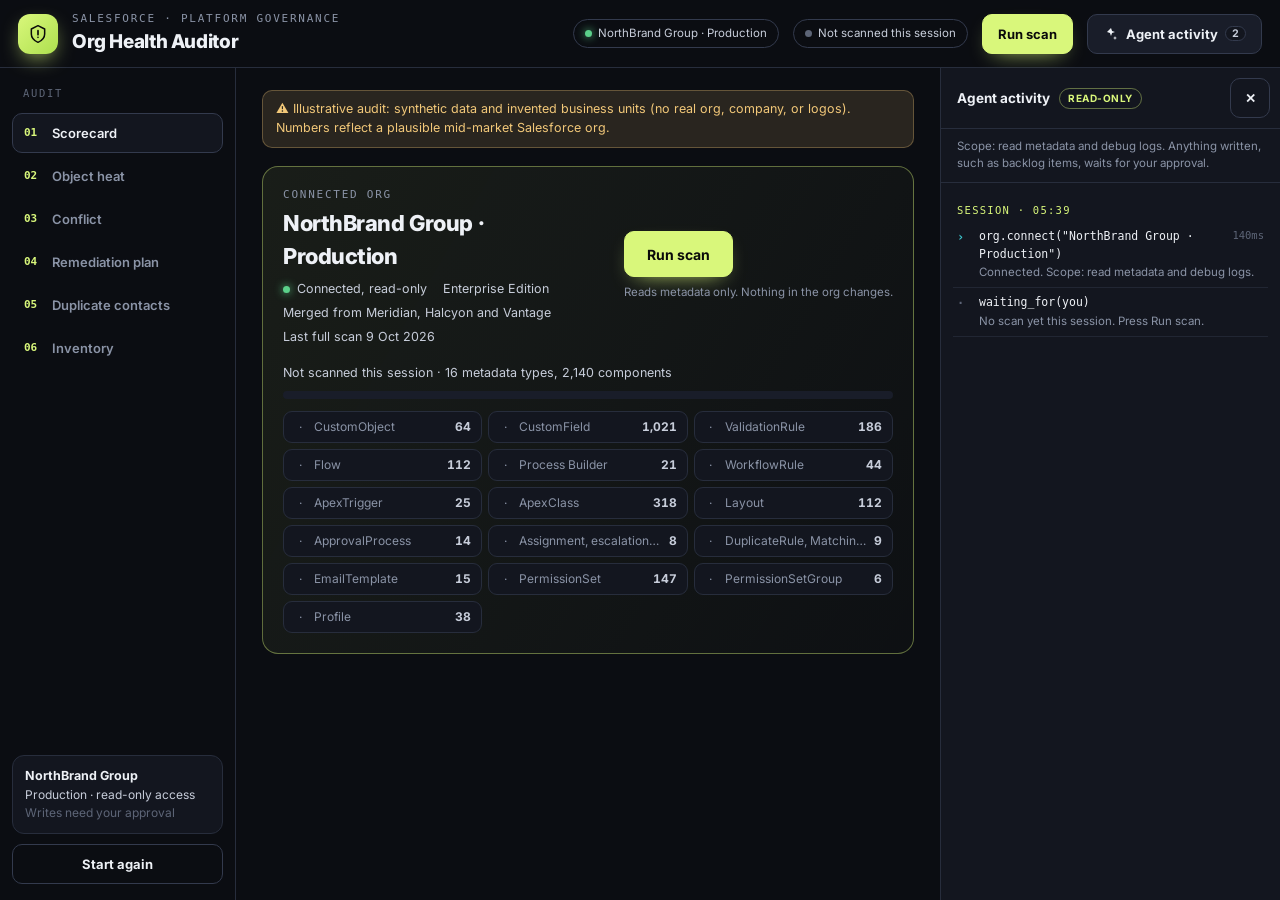
<file: assets/demos/org-health-auditor.html>
<!DOCTYPE html>
<html lang="en">
<head>
<meta charset="utf-8" />
<meta name="viewport" content="width=device-width, initial-scale=1" />
<title>Org Health Auditor · interactive demo</title>
<link rel="preconnect" href="https://fonts.googleapis.com">
<link rel="preconnect" href="https://fonts.gstatic.com" crossorigin>
<link href="https://fonts.googleapis.com/css2?family=Inter:wght@400;500;600;700;800&display=swap" rel="stylesheet">
<style>
/* =======================================================================
   Org Health Auditor: simulated Salesforce org governance / technical-debt
   audit. Synthetic data, invented business-unit names, no real org.
   Scan → scorecard → object heat → conflict detail and save simulator →
   dependency-ordered remediation plan (the deliverable) → duplicate
   contacts → automation inventory. Agent activity runs alongside.
   ======================================================================= */
:root{
  --bg:#0b0d12; --panel:#13161f; --panel2:#191d29; --line:#272d3c; --line2:#333a4d;
  --ink:#eef1f6; --ink2:#c7cdda; --muted:#8a93a6; --faint:#5d6577;
  --lime:#d9f77b; --lime-ink:#0a0a0a; --lime-line:rgba(217,247,123,.4);
  --teal:#3dc6ce; --amber:#f2c879; --rose:#f2778c; --violet:#b79cff; --green:#5bd08a;
  --green-soft:rgba(91,208,138,.13); --amber-soft:rgba(242,200,121,.13);
  --rose-soft:rgba(242,119,140,.13); --violet-soft:rgba(183,156,255,.13); --teal-soft:rgba(61,198,206,.13);
  --radius:16px;
}
*{box-sizing:border-box;}
[hidden]{display:none!important;}
html,body{margin:0;height:100%;overflow:hidden;}
body{background:var(--bg);color:var(--ink);font-family:"Inter",-apple-system,BlinkMacSystemFont,"Segoe UI",Roboto,Helvetica,Arial,sans-serif;
  -webkit-font-smoothing:antialiased;text-rendering:optimizeLegibility;font-size:14px;line-height:1.5;}
.mono{font-family:"Geist Mono",ui-monospace,SFMono-Regular,Menlo,Consolas,monospace;}
.num{font-variant-numeric:tabular-nums;}
button{font-family:inherit;cursor:pointer;}
h1,h2,h3{margin:0;}
.app{max-width:1080px;margin:0 auto;padding:22px 26px 80px;container-type:inline-size;}
.muted{color:var(--muted);} .faint{color:var(--faint);}
:focus-visible{outline:2px solid var(--lime);outline-offset:2px;}

/* top bar */
.top{display:flex;align-items:center;gap:14px;flex-wrap:wrap;margin-bottom:14px;}
.top__mark{width:40px;height:40px;border-radius:12px;background:linear-gradient(135deg,var(--lime),#aee04f);display:grid;place-items:center;color:var(--lime-ink);flex-shrink:0;box-shadow:0 8px 22px -8px var(--lime);}
.top__eyebrow{font-size:11px;letter-spacing:.16em;text-transform:uppercase;color:var(--muted);}
.top__title{font-size:19px;font-weight:800;letter-spacing:-.02em;}
.top__spacer{flex:1;}
.pill{font-size:11.5px;color:var(--ink2);border:1px solid var(--line2);border-radius:999px;padding:5px 11px;display:inline-flex;align-items:center;gap:6px;white-space:nowrap;}
.pill .dot{width:7px;height:7px;border-radius:50%;background:var(--teal);box-shadow:0 0 8px var(--teal);}
.dot--idle{background:var(--faint)!important;box-shadow:none!important;}
.dot--run{background:var(--lime)!important;box-shadow:0 0 8px var(--lime)!important;animation:pulse 1s ease-in-out infinite;}
.dot--ok{display:inline-block;width:7px;height:7px;border-radius:50%;background:var(--green);box-shadow:0 0 8px var(--green);}
@keyframes pulse{50%{opacity:.35}}

.note{display:flex;align-items:center;gap:9px;font-size:12.5px;color:var(--amber);background:var(--amber-soft);border:1px solid rgba(242,200,121,.3);border-radius:10px;padding:9px 13px;margin-bottom:18px;}

/* section nav (phone tabs) */
.snav{display:flex;gap:8px;flex-wrap:wrap;margin-bottom:20px;}
.snav a{font-size:12.5px;font-weight:600;color:var(--muted);border:1px solid var(--line2);border-radius:999px;padding:6px 13px;transition:.13s;text-decoration:none;}
@media(hover:hover){ .snav a:hover{color:var(--lime);border-color:var(--lime-line);} }

.sec{margin-bottom:30px;}
.sec__h{display:flex;align-items:baseline;gap:11px;margin-bottom:14px;flex-wrap:wrap;}
.sec__n{font-family:"Geist Mono",monospace;font-size:12px;color:var(--lime);}
.sec__t{font-size:17px;font-weight:800;letter-spacing:-.01em;}
.sec__d{font-size:12.5px;color:var(--muted);}

.card{background:var(--panel);border:1px solid var(--line);border-radius:var(--radius);}
.card__b{padding:18px;}

/* AI summary */
.aibanner{background:linear-gradient(120deg,rgba(217,247,123,.08),rgba(217,247,123,.02));border:1px solid var(--lime-line);border-radius:var(--radius);padding:16px 18px;display:flex;gap:13px;margin-bottom:22px;}
.aibanner__ic{width:36px;height:36px;border-radius:11px;background:var(--lime);color:var(--lime-ink);display:grid;place-items:center;flex-shrink:0;}
.aibanner__tag{font-size:10px;font-weight:700;letter-spacing:.05em;text-transform:uppercase;color:var(--lime);border:1px solid var(--lime-line);border-radius:999px;padding:2px 8px;white-space:nowrap;}

/* scorecard */
.kpis{display:grid;grid-template-columns:repeat(3,1fr);gap:14px;}
.kpi{background:var(--panel);border:1px solid var(--line);border-radius:14px;padding:15px 16px;position:relative;overflow:hidden;}
.kpi.warn{border-color:rgba(242,200,121,.35);} .kpi.bad{border-color:rgba(242,119,140,.35);}
.kpi__l{font-size:11.5px;color:var(--muted);}
.kpi__v{font-size:27px;font-weight:800;margin-top:7px;letter-spacing:-.02em;}
.kpi.warn .kpi__v{color:var(--amber);} .kpi.bad .kpi__v{color:var(--rose);}
.kpi__s{font-size:11.5px;margin-top:3px;color:var(--faint);}

/* object heat */
.obj{border:1px solid var(--line);border-radius:12px;overflow:hidden;margin-bottom:9px;background:var(--panel);}
.obj__row{display:grid;grid-template-columns:150px 1fr auto;gap:14px;align-items:center;padding:12px 15px;cursor:pointer;transition:background .12s;min-height:48px;}
.obj__row:hover{background:var(--panel2);}
.obj__name{font-weight:600;font-size:13.5px;display:flex;align-items:center;gap:8px;}
.obj__name .chev{color:var(--faint);transition:transform .2s;font-size:11px;}
.obj.open .chev{transform:rotate(90deg);}
.obj__bar{height:22px;border-radius:6px;background:var(--panel2);overflow:hidden;position:relative;}
.obj__fill{height:100%;border-radius:6px;background:linear-gradient(90deg,var(--teal),var(--lime));}
.obj.worst .obj__fill{background:linear-gradient(90deg,var(--amber),var(--rose));}
.obj__count{font-size:13px;font-weight:700;white-space:nowrap;}
.obj__count small{color:var(--faint);font-weight:500;}
.obj__panel{display:none;border-top:1px solid var(--line);background:var(--panel2);}
.obj.open .obj__panel{display:block;}
.atbl{width:100%;border-collapse:collapse;font-size:12.5px;}
.atbl th{text-align:left;font-size:10px;letter-spacing:.05em;text-transform:uppercase;color:var(--faint);font-weight:700;padding:9px 15px;border-bottom:1px solid var(--line);}
.atbl td{padding:9px 15px;border-bottom:1px solid var(--line);vertical-align:middle;}
.atbl tr:last-child td{border-bottom:none;}
.atag{font-size:10px;font-weight:700;border-radius:5px;padding:2px 6px;white-space:nowrap;}
.atag--flow{background:var(--teal-soft);color:var(--teal);}
.atag--wfr{background:var(--amber-soft);color:var(--amber);}
.atag--pb{background:var(--violet-soft);color:var(--violet);}
.atag--trig{background:rgba(217,247,123,.13);color:var(--lime);}
.st{font-size:11px;font-weight:600;}
.st--active{color:var(--green);} .st--inactive{color:var(--faint);}
.fieldflag{display:inline-flex;align-items:center;gap:5px;font-size:11px;font-weight:600;color:var(--rose);}
.fieldok{font-size:11.5px;color:var(--ink2);}
.deadrow td{opacity:.6;}

/* conflict detail */
.conflict{border:1px solid rgba(242,119,140,.4);border-radius:var(--radius);background:linear-gradient(120deg,rgba(242,119,140,.06),transparent);padding:18px;}
.conflict__field{display:inline-flex;align-items:center;gap:8px;font-family:"Geist Mono",monospace;font-size:13px;background:var(--panel2);border:1px solid var(--line2);border-radius:8px;padding:6px 11px;margin-bottom:14px;max-width:100%;flex-wrap:wrap;}
.flow{display:flex;flex-direction:column;gap:0;margin:6px 0 4px;}
.fstep{display:flex;gap:13px;align-items:flex-start;padding:9px 0;}
.fstep__dot{width:26px;height:26px;border-radius:50%;flex-shrink:0;display:grid;place-items:center;font-size:11px;font-weight:800;background:var(--panel2);border:1px solid var(--line2);color:var(--muted);}
.fstep.write .fstep__dot{background:var(--rose-soft);border-color:var(--rose);color:var(--rose);}
.fstep__body{flex:1;font-size:13px;min-width:0;}
.fstep__who{font-weight:700;}
.fstep__who .atag{margin-left:6px;}
.fstep__line{width:2px;background:var(--line2);margin-left:12px;height:10px;}
.verdict{margin-top:14px;display:flex;gap:11px;align-items:flex-start;background:var(--rose-soft);border:1px solid rgba(242,119,140,.35);border-radius:12px;padding:13px 15px;font-size:13px;line-height:1.55;}

/* remediation: the deliverable */
.rem{position:relative;}
.rem__item{display:flex;gap:15px;padding:16px;border:1px solid var(--line);border-radius:14px;background:var(--panel);margin-bottom:11px;align-items:flex-start;transition:.15s;}
.rem__item:hover{border-color:var(--line2);transform:translateX(2px);}
.rem__num{width:34px;height:34px;border-radius:50%;flex-shrink:0;display:grid;place-items:center;font-weight:800;font-size:15px;background:var(--lime);color:var(--lime-ink);}
.rem__main{flex:1;min-width:0;}
.rem__title{font-weight:700;font-size:14.5px;margin-bottom:4px;}
.rem__why{font-size:13px;color:var(--ink2);line-height:1.5;}
.rem__meta{display:flex;flex-direction:column;gap:6px;align-items:flex-end;flex-shrink:0;}
.chip2{font-size:10.5px;font-weight:700;letter-spacing:.03em;border-radius:6px;padding:3px 9px;white-space:nowrap;}
.eff-s{background:var(--green-soft);color:var(--green);} .eff-m{background:var(--amber-soft);color:var(--amber);} .eff-l{background:var(--rose-soft);color:var(--rose);}
.rk-low{background:var(--panel2);color:var(--muted);border:1px solid var(--line2);}
.rk-med{background:var(--amber-soft);color:var(--amber);}
.rk-high{background:var(--rose-soft);color:var(--rose);}
.rem__dep{font-size:11px;color:var(--faint);margin-top:7px;display:flex;align-items:center;gap:6px;}

/* duplicate contacts */
.dup{display:grid;grid-template-columns:1fr 1fr 1fr;gap:13px;}
.dupcard{background:var(--panel);border:1px solid var(--line);border-radius:13px;padding:15px;}
.dupcard__rule{font-family:"Geist Mono",monospace;font-size:12px;color:var(--teal);margin-bottom:9px;}
.dupcard__v{font-size:23px;font-weight:800;}
.dupcard__s{font-size:11.5px;color:var(--muted);margin-top:2px;}

.toast{position:fixed;left:50%;bottom:24px;transform:translateX(-50%) translateY(20px);background:var(--lime);color:var(--lime-ink);padding:11px 18px;border-radius:11px;font-size:13px;font-weight:700;opacity:0;pointer-events:none;transition:.25s;z-index:90;box-shadow:0 14px 36px rgba(0,0,0,.5);max-width:calc(100vw - 32px);}
.toast.show{opacity:1;transform:translateX(-50%) translateY(0);}

@media(max-width:820px){ .kpis{grid-template-columns:repeat(2,1fr);} .dup{grid-template-columns:1fr;} }
@media(max-width:680px){
  .kpis{grid-template-columns:1fr;}
  .obj__row{grid-template-columns:1fr auto;} .obj__bar{display:none;}
  .atbl{font-size:11.5px;} .atbl th:nth-child(4),.atbl td:nth-child(4){display:none;}
  .rem__item{flex-wrap:wrap;} .rem__meta{flex-direction:row;align-items:center;}
}

/* =======================================================================
   Upgrade: app shell, scan, simulator, checklist, inventory, agent panel.
   Same tokens, type and shapes as the report above.
   ======================================================================= */
.shell{height:100vh;height:100dvh;display:grid;grid-template-columns:236px minmax(0,1fr) auto;grid-template-rows:auto minmax(0,1fr);}
.shell>.top{grid-column:1/-1;grid-row:1;margin:0;padding:11px 18px;border-bottom:1px solid var(--line);flex-wrap:nowrap;min-width:0;}
.top__id{min-width:0;overflow:hidden;}
.top__title{white-space:nowrap;overflow:hidden;text-overflow:ellipsis;}
.side{grid-column:1;grid-row:2;border-right:1px solid var(--line);padding:16px 12px;overflow-y:auto;display:flex;flex-direction:column;gap:3px;min-height:0;}
.side__label{font-size:10.5px;letter-spacing:.16em;text-transform:uppercase;color:var(--faint);padding:2px 11px 8px;}
.nav__i{display:flex;align-items:center;gap:10px;width:100%;min-height:40px;padding:8px 11px;border-radius:10px;border:1px solid transparent;background:none;color:var(--muted);font-size:13px;font-weight:600;text-align:left;transition:.13s;}
.nav__i:hover{color:var(--ink);background:var(--panel);}
.nav__i[aria-current="page"]{color:var(--ink);background:var(--panel);border-color:var(--line2);}
.nav__n{font-family:"Geist Mono",monospace;font-size:11px;color:var(--lime);width:18px;}
.nav__b{margin-left:auto;font-size:10.5px;font-weight:700;border-radius:999px;padding:1px 7px;background:var(--panel2);border:1px solid var(--line2);color:var(--ink2);}
.nav__b--bad{background:var(--rose-soft);border-color:rgba(242,119,140,.4);color:var(--rose);}
.nav__b--ok{background:var(--green-soft);border-color:rgba(91,208,138,.35);color:var(--green);}
.side__foot{margin-top:auto;padding-top:16px;display:flex;flex-direction:column;gap:10px;}
.orgcard{border:1px solid var(--line);border-radius:12px;padding:11px 12px;background:var(--panel);font-size:12px;color:var(--ink2);}
.orgcard b{display:block;color:var(--ink);font-size:12.5px;}
.main{grid-column:2;grid-row:2;overflow-y:auto;overflow-x:hidden;min-width:0;min-height:0;}
.agent{grid-column:3;grid-row:2;width:340px;border-left:1px solid var(--line);background:var(--panel);display:flex;flex-direction:column;min-height:0;}
.shell:not(.agent-open) .agent{display:none;}
.agent-scrim{display:none;}

/* buttons and inputs */
.btn{display:inline-flex;align-items:center;justify-content:center;gap:7px;min-height:40px;padding:0 15px;border-radius:10px;border:1px solid var(--line2);background:var(--panel2);color:var(--ink);font-size:13px;font-weight:700;white-space:nowrap;transition:.13s;}
.btn:hover:not(:disabled){border-color:var(--lime-line);color:var(--lime);}
.btn--primary{background:var(--lime);color:var(--lime-ink);border-color:var(--lime);box-shadow:0 8px 22px -12px var(--lime);}
.btn--primary:hover:not(:disabled){color:var(--lime-ink);filter:brightness(1.06);}
.btn--ghost{background:none;}
.btn--danger{background:var(--rose);border-color:var(--rose);color:#16070a;}
.btn--danger:hover:not(:disabled){color:#16070a;filter:brightness(1.06);}
.btn--lg{min-height:46px;padding:0 22px;font-size:14px;}
.btn--icon{width:40px;padding:0;}
.btn:disabled{opacity:.45;cursor:not-allowed;box-shadow:none;}
.btn .cnt{font-size:10.5px;font-weight:700;border-radius:999px;padding:0 6px;background:var(--panel);border:1px solid var(--line2);color:var(--ink2);}
.linkbtn{background:none;border:none;color:var(--lime);font-weight:600;font-size:12.5px;padding:0;min-height:40px;display:inline-flex;align-items:center;gap:5px;text-align:left;}
.linkbtn:hover{text-decoration:underline;}
.inp{min-height:40px;background:var(--panel);border:1px solid var(--line2);border-radius:10px;color:var(--ink);padding:0 12px;font:inherit;font-size:13px;min-width:0;}
.inp:focus{outline:none;border-color:var(--lime-line);box-shadow:0 0 0 3px rgba(217,247,123,.1);}
select.inp{cursor:pointer;}
.why{font-size:11px;color:var(--faint);}

/* scan hero */
.hero{border:1px solid var(--lime-line);border-radius:var(--radius);background:linear-gradient(120deg,rgba(217,247,123,.07),rgba(217,247,123,.015));padding:20px;margin-bottom:22px;}
.hero__row{display:flex;gap:16px 22px;align-items:center;flex-wrap:wrap;}
.hero__org{flex:1;min-width:230px;}
.hero__k{font-size:11px;letter-spacing:.16em;text-transform:uppercase;color:var(--muted);}
.hero__t{font-size:22px;font-weight:800;letter-spacing:-.02em;margin:4px 0 7px;}
.hero__facts{display:flex;flex-wrap:wrap;gap:5px 16px;font-size:12.5px;color:var(--ink2);}
.hero__facts span{display:inline-flex;align-items:center;gap:7px;}
.hero__cta{display:flex;flex-direction:column;align-items:flex-start;gap:7px;}
.hero__fine{font-size:11.5px;color:var(--muted);}
.hero__status{display:flex;justify-content:space-between;gap:10px;margin-top:18px;font-size:12.5px;color:var(--ink2);}
.hero__status b{color:var(--lime);}
.prog{height:8px;border-radius:99px;background:var(--panel2);overflow:hidden;margin:8px 0 12px;}
.prog__f{height:100%;border-radius:99px;background:linear-gradient(90deg,var(--teal),var(--lime));transition:width .3s ease;}
.mtypes{display:grid;grid-template-columns:repeat(auto-fill,minmax(172px,1fr));gap:6px;}
.mt{display:flex;align-items:center;gap:8px;font-size:12px;padding:6px 10px;border:1px solid var(--line);border-radius:9px;background:var(--panel);color:var(--muted);min-width:0;}
.mt__n{overflow:hidden;text-overflow:ellipsis;white-space:nowrap;}
.mt b{margin-left:auto;font-weight:700;color:var(--ink2);}
.mt__i{width:12px;flex-shrink:0;text-align:center;}
.mt.is-now{border-color:var(--lime-line);color:var(--ink);}
.mt.is-now .mt__i{color:var(--lime);animation:pulse 1s infinite;}
.mt.is-done{color:var(--ink2);} .mt.is-done .mt__i{color:var(--green);}
.ana{display:grid;grid-template-columns:repeat(auto-fill,minmax(230px,1fr));gap:6px;margin-top:10px;}
.ana__i{font-size:12px;color:var(--muted);padding:6px 10px;border-radius:9px;border:1px dashed var(--line2);}
.ana__i.is-now{color:var(--ink);border-color:var(--lime-line);border-style:solid;}
.ana__i.is-done{color:var(--ink2);border-style:solid;border-color:rgba(91,208,138,.3);}
.hero--done{display:flex;align-items:center;gap:12px;padding:12px 16px;border-color:rgba(91,208,138,.35);background:var(--green-soft);font-size:13px;flex-wrap:wrap;}
.hero--done > div{flex:1;min-width:200px;}
.hero__ok{width:28px;height:28px;border-radius:50%;background:var(--green);color:#06150c;display:grid;place-items:center;font-weight:800;flex-shrink:0;}

/* empty states */
.empty{border:1px dashed var(--line2);border-radius:var(--radius);padding:36px 20px;text-align:center;color:var(--muted);font-size:13px;}
.empty__ic{width:44px;height:44px;border-radius:13px;margin:0 auto;display:grid;place-items:center;background:var(--panel2);border:1px solid var(--line2);color:var(--lime);font-size:18px;}
.empty__t{font-size:15px;font-weight:700;color:var(--ink);margin:12px 0 4px;}
.empty .btn{margin-top:14px;}
.shell:not(.is-scanned) .post{display:none;}
.shell.is-scanned .pre{display:none;}

/* scorecard additions */
button.kpi{font:inherit;color:inherit;text-align:left;width:100%;cursor:pointer;transition:border-color .13s,transform .13s;}
button.kpi:hover{border-color:var(--lime-line);transform:translateY(-1px);}
.kpi__go{display:block;margin-top:9px;font-size:11.5px;font-weight:600;color:var(--faint);}
button.kpi .kpi__l,button.kpi .kpi__v,button.kpi .kpi__s{display:block;}
button.kpi:hover .kpi__go{color:var(--lime);}
.nexts{display:grid;grid-template-columns:repeat(3,1fr);gap:12px;margin-top:16px;}
.nx{display:flex;flex-direction:column;gap:3px;text-align:left;padding:14px 15px;border-radius:14px;border:1px solid var(--line);background:var(--panel2);color:var(--ink);font:inherit;min-height:44px;transition:.13s;}
.nx:hover{border-color:var(--lime-line);}
.nx b{font-size:13.5px;}
.nx span{font-size:12px;color:var(--muted);}
.nx .nx__n{font-family:"Geist Mono",monospace;font-size:11px;color:var(--lime);}
.restart-row{display:flex;justify-content:flex-end;margin-top:18px;}

/* heat additions */
.obj__foot{display:flex;align-items:center;gap:10px 16px;flex-wrap:wrap;padding:6px 15px;font-size:11.5px;color:var(--faint);border-top:1px solid var(--line);}
.obj__foot .linkbtn{margin-left:auto;}
.obj__scroll{overflow-x:auto;}
.obj--other .obj__row{cursor:pointer;}
.obj--other .obj__name{color:var(--ink2);}

/* simulator */
.sub-h{display:flex;align-items:baseline;gap:11px;flex-wrap:wrap;margin:26px 0 12px;}
.sub-h b{font-size:15px;font-weight:800;}
.sub-h span{font-size:12.5px;color:var(--muted);}
.evid{display:flex;flex-wrap:wrap;gap:6px 14px;margin-top:12px;font-size:11.5px;color:var(--muted);}
.evid b{color:var(--ink2);font-weight:600;}
.conf{font-size:10px;font-weight:700;letter-spacing:.05em;text-transform:uppercase;border-radius:999px;padding:2px 8px;background:var(--green-soft);color:var(--green);border:1px solid rgba(91,208,138,.3);}
.sim{display:grid;grid-template-columns:minmax(0,330px) minmax(0,1fr);gap:14px;align-items:start;}
.simctl{padding:16px;}
.simrec{border:1px solid var(--line);border-radius:12px;background:var(--panel2);padding:12px;}
.simrec__k{font-size:10.5px;color:var(--faint);}
.simrec__t{font-weight:700;font-size:13.5px;margin:2px 0 10px;}
.fgrid{display:grid;grid-template-columns:1fr 1fr;gap:7px;}
.fv{background:var(--panel);border:1px solid var(--line);border-radius:9px;padding:6px 10px;min-width:0;}
.fv--wide{grid-column:1/-1;border-color:rgba(242,119,140,.35);}
.fv__l{font-size:10.5px;color:var(--faint);font-family:"Geist Mono",monospace;overflow:hidden;text-overflow:ellipsis;white-space:nowrap;}
.fv__v{font-size:13.5px;font-weight:700;}
.simlbl{font-size:10.5px;letter-spacing:.14em;text-transform:uppercase;color:var(--muted);margin:16px 0 8px;}
.edits{display:flex;flex-direction:column;gap:7px;}
.edit{display:flex;gap:10px;align-items:flex-start;border:1px solid var(--line);border-radius:11px;padding:9px 12px;background:var(--panel);cursor:pointer;min-height:44px;transition:.13s;}
.edit:hover{border-color:var(--line2);}
.edit input{accent-color:var(--lime);margin:3px 0 0;flex-shrink:0;}
.edit b{display:block;font-size:13px;}
.edit small,.sw small{display:block;font-size:11.5px;color:var(--muted);}
.edit.is-on{border-color:var(--lime-line);background:rgba(217,247,123,.05);}
.custom{display:grid;grid-template-columns:1fr 1fr;gap:8px;margin-top:8px;}
.fld{display:flex;flex-direction:column;gap:4px;font-size:11.5px;color:var(--muted);min-width:0;}
.fld .inp{width:100%;}
.fld__err{grid-column:1/-1;font-size:11.5px;color:var(--rose);min-height:0;}
.sw{display:flex;align-items:center;gap:11px;min-height:44px;cursor:pointer;font-size:13px;}
.sw input{appearance:none;-webkit-appearance:none;width:36px;height:20px;border-radius:99px;background:var(--line2);position:relative;flex-shrink:0;cursor:pointer;transition:.15s;margin:0;}
.sw input::after{content:"";position:absolute;top:2px;left:2px;width:16px;height:16px;border-radius:50%;background:var(--ink);transition:.15s;}
.sw input:checked{background:var(--lime);}
.sw input:checked::after{left:18px;background:var(--lime-ink);}
.sw input:disabled{opacity:.5;cursor:not-allowed;}
.fixdiff{font-family:"Geist Mono",monospace;font-size:11px;line-height:1.6;background:var(--bg);border:1px solid var(--line);border-radius:10px;padding:9px 11px;margin:2px 0 6px;overflow-x:auto;white-space:pre;}
.fixdiff .del{color:var(--rose);} .fixdiff .add{color:var(--green);}
.simbtns{display:flex;flex-wrap:wrap;gap:8px;margin-top:12px;}
.simbtns .btn--primary{flex:1;min-width:110px;}
.simrun{overflow:visible;}
.track{position:sticky;top:0;z-index:2;background:var(--panel);border-bottom:1px solid var(--line);border-radius:var(--radius) var(--radius) 0 0;padding:12px 16px;display:flex;flex-wrap:wrap;gap:6px 14px;align-items:center;}
.track__f{font-family:"Geist Mono",monospace;font-size:12px;color:var(--muted);}
.track__v{font-size:22px;font-weight:800;letter-spacing:-.02em;}
.track__v.flash{animation:flash .7s ease;}
@keyframes flash{0%{color:var(--lime);transform:scale(1.06)}100%{transform:none}}
.wchips{display:flex;flex-wrap:wrap;gap:5px;flex-basis:100%;}
.track__a{margin-left:auto;display:flex;gap:6px;}
.wchip{font-size:10.5px;font-weight:700;border-radius:6px;padding:2px 7px;background:var(--panel2);border:1px solid var(--line2);font-family:"Geist Mono",monospace;color:var(--muted);white-space:nowrap;}
.wchip--flow{color:var(--teal);border-color:rgba(61,198,206,.4);background:var(--teal-soft);}
.wchip--trig{color:var(--lime);border-color:var(--lime-line);background:rgba(217,247,123,.1);}
.wchip.is-void{text-decoration:line-through;opacity:.55;}
.ooe{list-style:none;margin:0;padding:10px 16px 6px;}
.ooe__s{display:grid;grid-template-columns:26px minmax(0,1fr) auto;gap:2px 12px;padding:6px 0;position:relative;}
.ooe__s:not(:last-child)::before{content:"";position:absolute;left:12px;top:32px;bottom:-6px;width:2px;background:var(--line);}
.ooe__dot{grid-row:span 2;width:26px;height:26px;border-radius:50%;display:grid;place-items:center;font-size:10.5px;font-weight:800;background:var(--panel2);border:1px solid var(--line2);color:var(--faint);position:relative;z-index:1;transition:.2s;}
.ooe__t{font-size:13px;font-weight:700;color:var(--faint);align-self:center;}
.ooe__st{font-size:10px;font-weight:700;letter-spacing:.04em;text-transform:uppercase;align-self:center;color:var(--faint);}
.ooe__lines{grid-column:2/-1;font-size:12.5px;color:var(--ink2);display:flex;flex-direction:column;gap:3px;line-height:1.5;}
.ooe__h{color:var(--faint);font-size:11.5px;}
.ooe__sub{font-size:10.5px;letter-spacing:.06em;text-transform:uppercase;color:var(--muted);margin-top:3px;}
.ooe__s.is-on .ooe__t{color:var(--ink);}
.ooe__s.is-on .ooe__dot{color:var(--ink2);border-color:var(--muted);}
.ooe__s.is-on .ooe__st{color:var(--green);}
.ooe__s.is-write .ooe__dot{background:var(--rose-soft);border-color:var(--rose);color:var(--rose);}
.ooe__s.is-write .ooe__st{color:var(--rose);}
.ooe__s.is-write.is-single .ooe__dot{background:var(--teal-soft);border-color:var(--teal);color:var(--teal);}
.ooe__s.is-write.is-single .ooe__st{color:var(--teal);}
.ooe__s.is-skip .ooe__t{color:var(--muted);font-weight:600;}
.ooe__s.is-skip .ooe__st{color:var(--faint);}
.ooe__s.is-fail .ooe__dot{background:var(--rose);border-color:var(--rose);color:#16070a;}
.ooe__s.is-fail .ooe__st{color:var(--rose);}
.ooe__s.is-none{opacity:.45;}
.ooe__s.is-now .ooe__dot{box-shadow:0 0 0 4px rgba(217,247,123,.16);border-color:var(--lime);}
.ooe__s.is-new .ooe__lines{animation:fadein .35s ease;}
@keyframes fadein{from{opacity:0;transform:translateY(-3px)}to{opacity:1;transform:none}}
.c-flow{color:var(--teal);} .c-trig{color:var(--lime);}
.nest{border-left:2px dashed var(--line2);padding:3px 0 3px 11px;margin:4px 0 2px;display:flex;flex-direction:column;gap:3px;}
.nest__t{font-size:10.5px;font-weight:700;letter-spacing:.05em;text-transform:uppercase;color:var(--violet);}
.res{margin:4px 16px 16px;border-radius:12px;padding:13px 15px;font-size:13px;line-height:1.55;display:flex;gap:11px;align-items:flex-start;}
.res--bad{background:var(--rose-soft);border:1px solid rgba(242,119,140,.35);}
.res--ok{background:var(--green-soft);border:1px solid rgba(91,208,138,.35);}
.res__ic{font-size:16px;line-height:1.3;}
.res .btn{margin-top:10px;}
.simhint{margin:4px 16px 16px;font-size:12.5px;color:var(--muted);}
.hist{margin-top:14px;}
.hist__h{display:flex;align-items:baseline;gap:10px;flex-wrap:wrap;padding:13px 15px 4px;}
.hist__h b{font-size:13.5px;}
.tblwrap{overflow-x:auto;}
.drift-bad{color:var(--rose);font-weight:700;} .drift-ok{color:var(--green);font-weight:700;}

/* plan additions */
.planbar{display:flex;flex-wrap:wrap;gap:12px 18px;align-items:center;padding:14px 16px;margin-bottom:12px;}
.planbar__s{display:flex;align-items:center;gap:10px;flex:1;min-width:220px;}
.planbar__m{font-size:12.5px;color:var(--muted);}
.planbar__p{display:flex;align-items:center;gap:10px;font-size:12.5px;color:var(--ink2);}
.pbar{display:block;height:6px;width:120px;background:var(--panel2);border-radius:99px;overflow:hidden;}
.pbar i{display:block;height:100%;background:var(--lime);border-radius:99px;transition:width .3s;}
.planbar__a{display:flex;gap:8px;flex-wrap:wrap;}
.planbar .why{flex-basis:100%;}
.stchip{font-size:10.5px;font-weight:700;letter-spacing:.05em;text-transform:uppercase;border-radius:999px;padding:3px 10px;border:1px solid var(--line2);color:var(--muted);white-space:nowrap;}
.stchip--approved{color:var(--lime);border-color:var(--lime-line);background:rgba(217,247,123,.08);}
.stchip--backlog{color:var(--green);border-color:rgba(91,208,138,.35);background:var(--green-soft);}
.rem__item.is-done{border-color:rgba(91,208,138,.35);}
.rem__item.is-done .rem__num{background:var(--green);color:#06150c;}
.rem__item.is-blocked .rem__num{background:var(--panel2);color:var(--muted);border:1px solid var(--line2);}
.rem__item.is-flash{border-color:var(--lime-line);}
.rem__deps{display:flex;flex-wrap:wrap;align-items:center;gap:6px;margin-top:8px;font-size:11px;color:var(--faint);}
.depchip{font-size:10.5px;font-weight:700;border-radius:6px;padding:2px 7px;border:1px solid var(--line2);color:var(--muted);}
.depchip.ok{color:var(--green);border-color:rgba(91,208,138,.35);background:var(--green-soft);}
.keychip{font-family:"Geist Mono",monospace;font-size:10.5px;font-weight:700;color:var(--teal);border:1px solid rgba(61,198,206,.35);background:var(--teal-soft);border-radius:6px;padding:2px 7px;}
.mark{min-width:118px;}
.mark.is-on{background:var(--green-soft);border-color:rgba(91,208,138,.4);color:var(--green);}
.rem__meta .why{max-width:130px;text-align:right;}
.donecard{display:flex;gap:14px;align-items:flex-start;padding:18px;border-radius:var(--radius);border:1px solid rgba(91,208,138,.4);background:linear-gradient(120deg,rgba(91,208,138,.1),rgba(91,208,138,.02));margin-top:14px;}
.donecard__ic{width:36px;height:36px;border-radius:11px;background:var(--green);color:#06150c;display:grid;place-items:center;font-weight:800;flex-shrink:0;}
.donecard b{font-size:15px;}
.donecard p{margin:4px 0 0;font-size:13px;color:var(--ink2);}
.btnrow{display:flex;gap:8px;flex-wrap:wrap;margin-top:12px;}
.blist{margin:10px 0 0;padding:0;list-style:none;display:flex;flex-direction:column;gap:7px;}
.blist li{display:flex;gap:9px;align-items:baseline;font-size:12.5px;}

/* duplicates additions */
.thr{padding:16px 18px;margin-bottom:13px;}
.thr__top{display:grid;grid-template-columns:repeat(4,minmax(0,1fr));gap:12px;}
.thr__v{font-size:23px;font-weight:800;margin-top:3px;}
.thr__v.is-risk{color:var(--amber);} .thr__v.is-bad{color:var(--rose);}
.range{width:100%;margin:14px 0 2px;accent-color:var(--lime);height:40px;cursor:pointer;}
.thr__scale{display:flex;justify-content:space-between;font-size:11px;color:var(--faint);gap:8px;}
.thr__hint{font-size:12.5px;color:var(--ink2);margin-top:10px;display:flex;flex-wrap:wrap;gap:8px 14px;align-items:center;}
.merge{margin-top:16px;padding:16px 18px;}
.merge__h{display:flex;align-items:center;gap:10px;flex-wrap:wrap;margin-bottom:12px;}
.merge__h b{font-size:14.5px;}
.merge__h .btn{margin-left:auto;}
.mrecs{display:grid;grid-template-columns:repeat(3,minmax(0,1fr));gap:10px;}
.mrec{border:1px solid var(--line);border-radius:12px;padding:11px 12px;background:var(--panel2);font-size:12.5px;min-width:0;transition:opacity .2s;}
.mrec.is-in{border-color:rgba(61,198,206,.4);}
.mrec.is-out{opacity:.55;border-style:dashed;}
.mrec__top{display:flex;align-items:center;gap:7px;flex-wrap:wrap;margin-bottom:6px;}
.bu{font-size:10.5px;font-weight:700;border-radius:5px;padding:2px 6px;background:var(--panel);border:1px solid var(--line2);color:var(--ink2);}
.score{font-size:11px;font-weight:700;color:var(--muted);}
.score.ok{color:var(--teal);}
.mrec__st{margin-left:auto;font-size:11px;font-weight:600;color:var(--muted);}
.mrec.is-in .mrec__st{color:var(--teal);}
.mrec__n{font-weight:700;font-size:13px;}
.mrec__d{color:var(--muted);overflow-wrap:anywhere;}
.mrec__why{margin-top:6px;font-size:11.5px;color:var(--faint);}
.surv{margin-top:12px;table-layout:fixed;}
.surv td,.surv th{overflow-wrap:anywhere;}
.surv th:first-child,.surv td:first-child{color:var(--faint);width:150px;}
.surv th:last-child{width:32%;}
.mnote{font-size:12px;color:var(--muted);margin-top:10px;}

/* inventory */
.invbar{display:flex;flex-wrap:wrap;gap:8px;margin-bottom:10px;}
.invbar .inp--q{flex:1 1 240px;}
.chipbtn{min-height:40px;border-radius:999px;border:1px solid var(--line2);background:none;color:var(--muted);font-size:12.5px;font-weight:600;padding:0 13px;transition:.13s;}
.chipbtn:hover{color:var(--ink);}
.chipbtn[aria-pressed="true"]{color:var(--lime);border-color:var(--lime-line);background:rgba(217,247,123,.08);}
.invsum{display:flex;flex-wrap:wrap;align-items:center;gap:6px 14px;font-size:12.5px;color:var(--muted);margin:2px 0 10px;min-height:40px;}
.invsum b{color:var(--ink);}
.invsum .linkbtn{margin-left:auto;}
.inv{overflow:hidden;}
.inv__head,.inv__row{display:grid;grid-template-columns:58px minmax(0,2.3fr) minmax(0,1.1fr) minmax(0,1.05fr) 88px minmax(0,1.3fr);gap:12px;align-items:center;padding:9px 15px;}
.inv__head{font-size:10px;letter-spacing:.05em;text-transform:uppercase;color:var(--faint);font-weight:700;border-bottom:1px solid var(--line);}
.inv__row{border-bottom:1px solid var(--line);cursor:pointer;font-size:12.5px;min-height:46px;transition:background .12s;}
.inv__row:last-child{border-bottom:none;}
.inv__row:hover{background:var(--panel2);}
.inv__row.is-dead .inv__name,.inv__row.is-dead .inv__obj,.inv__row.is-dead .inv__date{opacity:.6;}
.inv__name{min-width:0;}
.inv__name b{font-weight:600;display:block;overflow:hidden;text-overflow:ellipsis;white-space:nowrap;}
.inv__name .faint{font-size:11px;}
.inv__obj,.inv__f{min-width:0;overflow:hidden;text-overflow:ellipsis;white-space:nowrap;}
.inv__m{display:none;}
.inv .empty{border:none;}

/* agent panel */
.agent__h{display:flex;align-items:center;gap:9px;padding:10px 10px 10px 16px;border-bottom:1px solid var(--line);}
.agent__h b{font-size:13.5px;}
.agent__h .btn{margin-left:auto;}
.agent__scope{font-size:11.5px;color:var(--muted);padding:9px 16px;border-bottom:1px solid var(--line);}
.agent__log{flex:1;overflow-y:auto;padding:6px 12px 24px;font-size:12px;min-height:0;}
.lg{display:grid;grid-template-columns:14px minmax(0,1fr) auto;gap:1px 8px;padding:6px 4px;border-bottom:1px solid rgba(39,45,60,.7);}
.lg__k{font-family:"Geist Mono",monospace;color:var(--faint);font-weight:700;}
.lg__t{font-family:"Geist Mono",ui-monospace,Menlo,monospace;font-size:11.5px;color:var(--ink);overflow-wrap:anywhere;}
.lg__d{grid-column:2/-1;color:var(--muted);font-size:11.5px;}
.lg__ms{font-family:"Geist Mono",monospace;font-size:10.5px;color:var(--faint);}
.lg--ok .lg__k{color:var(--green);} .lg--warn .lg__k{color:var(--amber);} .lg--bad .lg__k{color:var(--rose);}
.lg--human .lg__k,.lg--human .lg__t{color:var(--lime);} .lg--write .lg__k{color:var(--violet);} .lg--tool .lg__k{color:var(--teal);}
.lg-g{font-family:"Geist Mono",monospace;font-size:10.5px;letter-spacing:.12em;text-transform:uppercase;color:var(--lime);padding:14px 4px 4px;}
.lg.is-new{animation:fadein .3s ease;}

/* drawer and dialog */
.scrim{position:fixed;inset:0;background:rgba(5,6,10,.62);z-index:70;}
.drawer{position:fixed;top:0;right:0;bottom:0;width:min(440px,100%);background:var(--panel);border-left:1px solid var(--line2);z-index:71;display:flex;flex-direction:column;box-shadow:-20px 0 50px rgba(0,0,0,.45);}
.drawer__h{display:flex;align-items:flex-start;gap:10px;padding:14px 12px 14px 18px;border-bottom:1px solid var(--line);}
.drawer__h > div{flex:1;min-width:0;}
.drawer__t{font-size:16px;font-weight:800;overflow-wrap:anywhere;}
.drawer__b{padding:16px 18px 28px;overflow-y:auto;flex:1;font-size:13px;}
.dl{display:grid;grid-template-columns:128px minmax(0,1fr);gap:8px 12px;font-size:12.5px;margin:0;}
.dl dt{color:var(--faint);} .dl dd{margin:0;overflow-wrap:anywhere;}
.dsec{font-size:10.5px;letter-spacing:.14em;text-transform:uppercase;color:var(--muted);margin:18px 0 8px;}
.finding{display:flex;gap:9px;align-items:flex-start;font-size:12.5px;padding:9px 11px;border-radius:10px;border:1px solid var(--line);background:var(--panel2);margin-bottom:7px;}
.finding--bad{border-color:rgba(242,119,140,.35);background:var(--rose-soft);}
.finding--warn{border-color:rgba(242,200,121,.3);background:var(--amber-soft);}
.finding--ok{border-color:rgba(91,208,138,.3);background:var(--green-soft);}
.modal{position:fixed;inset:0;z-index:80;display:grid;place-items:center;padding:16px;background:rgba(5,6,10,.62);}
.modal__box{width:min(540px,100%);max-height:calc(100dvh - 32px);overflow:auto;background:var(--panel);border:1px solid var(--line2);border-radius:var(--radius);padding:20px;box-shadow:0 30px 80px rgba(0,0,0,.55);}
.modal__t{font-size:17px;font-weight:800;letter-spacing:-.01em;}
.modal__b{font-size:13px;color:var(--ink2);margin:8px 0 18px;}
.modal__b p{margin:0 0 8px;}
.modal__a{display:flex;justify-content:flex-end;gap:8px;flex-wrap:wrap;}
.toast.has-act{pointer-events:auto;display:flex;align-items:center;gap:12px;padding:6px 6px 6px 16px;}
.toast__btn{background:var(--lime-ink);color:var(--lime);border:none;border-radius:8px;padding:0 13px;min-height:40px;font-weight:700;font-size:12.5px;}

/* responsive shell */
@media(min-width:860px){ .snav{display:none;} }
@media(max-width:1279px){
  .agent{position:fixed;top:0;right:0;bottom:0;width:min(380px,92vw);z-index:66;box-shadow:-20px 0 50px rgba(0,0,0,.45);}
  .shell.agent-open .agent-scrim{display:block;position:fixed;inset:0;background:rgba(5,6,10,.5);z-index:65;}
}
@media(max-width:1180px){ .top__org{display:none;} }
@container (max-width:760px){ .sim{grid-template-columns:minmax(0,1fr);} .nexts{grid-template-columns:1fr;} .mrecs{grid-template-columns:1fr;} .thr__top{grid-template-columns:repeat(2,minmax(0,1fr));} }
@media(max-width:859px){
  .shell{grid-template-columns:minmax(0,1fr);}
  .side{display:none;}
  .main{grid-column:1;}
  .shell>.top{padding:10px 16px;gap:10px;}
  .top__eyebrow{display:none;}
  .top__title{font-size:16px;}
  .top__scan{display:none;}
  .hide-sm{display:none;}
  .app{padding:16px 16px 70px;}
  .snav{position:sticky;top:0;z-index:5;flex-wrap:nowrap;overflow-x:auto;margin:0;padding:10px 16px;background:var(--bg);border-bottom:1px solid var(--line);scrollbar-width:none;}
  .snav::-webkit-scrollbar{display:none;}
  .snav a{flex-shrink:0;min-height:40px;display:inline-flex;align-items:center;gap:6px;}
  .snav a[aria-current="page"]{color:var(--lime-ink);background:var(--lime);border-color:var(--lime);}
  .track{top:61px;}
  .agent{top:auto;left:0;right:0;width:auto;height:min(74dvh,640px);border-left:none;border-top:1px solid var(--line2);border-radius:16px 16px 0 0;}
  .drawer{top:auto;left:0;width:auto;height:84dvh;border-left:none;border-top:1px solid var(--line2);border-radius:16px 16px 0 0;}
}
@container (max-width:640px){
  .inv__head{display:none;}
  .inv__row{grid-template-columns:52px minmax(0,1fr);gap:4px 10px;padding:10px 14px;}
  .inv__obj,.inv__st,.inv__date,.inv__f{display:none;}
  .inv__m{display:block;grid-column:2;font-size:11.5px;color:var(--muted);overflow:hidden;text-overflow:ellipsis;white-space:nowrap;}
  .inv__row .atag{grid-row:span 2;align-self:start;margin-top:2px;text-align:center;}
  .invbar select.inp{flex:1 1 calc(50% - 4px);}
  .custom{grid-template-columns:1fr 1fr;}
  .rem__meta{width:100%;justify-content:flex-start;flex-wrap:wrap;}
  .rem__meta .why{text-align:left;max-width:none;}
  .planbar__a{width:100%;} .planbar__a .btn{flex:1;}
  .thr__top{gap:10px;} .thr__v{font-size:20px;}
  .dl{grid-template-columns:112px minmax(0,1fr);}
  .surv th:first-child,.surv td:first-child{width:96px;}
  .surv td,.surv th{padding:8px 10px;}
}
@media(max-width:520px){ #scanBtn{display:none;} }
@media(max-width:420px){ .top__title{font-size:15px;} .shell>.top .btn{padding:0 12px;} .top__mark{width:36px;height:36px;border-radius:11px;} }
@media (prefers-reduced-motion: reduce){
  *,*::before,*::after{animation-duration:.001ms!important;animation-iteration-count:1!important;transition-duration:.001ms!important;scroll-behavior:auto!important;}
}
</style>
</head>
<body>
<div class="shell" id="shell">
  <header class="top">
    <div class="top__mark"><svg width="20" height="20" viewBox="0 0 24 24" fill="none"><path d="M12 2l8 4v6c0 5-3.5 8-8 10-4.5-2-8-5-8-10V6l8-4z" stroke="currentColor" stroke-width="1.8" stroke-linejoin="round"/><path d="M12 8v5M12 16v.01" stroke="currentColor" stroke-width="2" stroke-linecap="round"/></svg></div>
    <div class="top__id">
      <div class="top__eyebrow mono">Salesforce · platform governance</div>
      <div class="top__title">Org Health Auditor</div>
    </div>
    <div class="top__spacer"></div>
    <span class="pill top__org"><span class="dot dot--ok" style="background:var(--green);box-shadow:0 0 8px var(--green)"></span> NorthBrand Group · Production</span>
    <span class="pill top__scan" id="scanPill"><span class="dot" id="scanDot"></span> <span id="scanPillT">Metadata scan · 2,140 components</span></span>
    <button class="btn btn--primary" id="scanBtn" data-a="scan">Run scan</button>
    <button class="btn" id="agentBtn" data-a="agent" aria-controls="agent" aria-expanded="false" aria-label="Agent activity"><svg width="16" height="16" viewBox="0 0 24 24" fill="none"><path d="M12 3l1.6 4.6L18 9l-4.4 1.4L12 15l-1.6-4.6L6 9z" fill="currentColor"/><path d="M18 15l.8 2.2L21 18l-2.2.8L18 21l-.8-2.2L15 18l2.2-.8z" fill="currentColor"/></svg><span class="hide-sm">Agent activity</span><span class="cnt num" id="agentCnt">0</span></button>
  </header>

  <nav class="side" aria-label="Audit sections">
    <div class="side__label mono">Audit</div>
    <button class="nav__i" data-go="scorecard"><span class="nav__n">01</span>Scorecard</button>
    <button class="nav__i" data-go="heat"><span class="nav__n">02</span>Object heat<span class="nav__b" id="nb-heat" hidden></span></button>
    <button class="nav__i" data-go="conflict"><span class="nav__n">03</span>Conflict<span class="nav__b nav__b--bad" id="nb-conflict" hidden></span></button>
    <button class="nav__i" data-go="plan"><span class="nav__n">04</span>Remediation plan<span class="nav__b" id="nb-plan" hidden></span></button>
    <button class="nav__i" data-go="dupes"><span class="nav__n">05</span>Duplicate contacts<span class="nav__b" id="nb-dupes" hidden></span></button>
    <button class="nav__i" data-go="inventory"><span class="nav__n">06</span>Inventory<span class="nav__b" id="nb-inventory" hidden></span></button>
    <div class="side__foot">
      <div class="orgcard"><b>NorthBrand Group</b>Production · read-only access<br><span class="faint">Writes need your approval</span></div>
      <button class="btn btn--ghost" data-a="restart">Start again</button>
    </div>
  </nav>

  <main class="main" id="main">
    <div class="snav" id="snav" aria-label="Audit sections">
      <a href="#scorecard" data-go="scorecard">Scorecard</a><a href="#heat" data-go="heat">Object heat</a><a href="#conflict" data-go="conflict">Conflict</a><a href="#plan" data-go="plan">Remediation plan</a><a href="#dupes" data-go="dupes">Duplicate contacts</a><a href="#inventory" data-go="inventory">Inventory</a>
    </div>
    <div class="app">

      <!-- SCORECARD -->
      <div class="sec screen" id="scorecard">
        <div class="note">⚠ Illustrative audit: synthetic data and invented business units (no real org, company, or logos). Numbers reflect a plausible mid-market Salesforce org.</div>
        <div id="hero"></div>
        <div class="post">
          <div class="aibanner">
            <div class="aibanner__ic"><svg width="19" height="19" viewBox="0 0 24 24" fill="none"><path d="M12 3l1.6 4.6L18 9l-4.4 1.4L12 15l-1.6-4.6L6 9z" fill="currentColor"/></svg></div>
            <div><div style="display:flex;align-items:center;gap:9px;margin-bottom:3px;flex-wrap:wrap"><b>Audit summary: NorthBrand Group</b><span class="aibanner__tag">AI generated</span></div>
            <div style="font-size:13.5px;line-height:1.6">After consolidating three business units (<b>Meridian</b>, <b>Halcyon</b>, <b>Vantage</b>), the org carries <b>202 automations</b> across overlapping lineages: <b style="color:var(--amber)">31 inactive or orphaned</b>, <b style="color:var(--rose)">9 objects with 3+ automations</b>, and <b>65 Workflow Rules &amp; Process Builders</b> Salesforce is retiring. One live <b style="color:var(--rose)">execution-order conflict</b> on Opportunity produces a nondeterministic value on every save. Next: the dependency-ordered plan to unwind it safely.</div>
            <div style="margin-top:4px"><button class="linkbtn" data-a="agent-open">See how the agent got here</button></div></div>
          </div>
          <div class="sec__h"><span class="sec__n">01</span><span class="sec__t">Scorecard</span><span class="sec__d">the shape of the debt</span></div>
          <div class="kpis" id="kpis"></div>
          <div class="nexts">
            <button class="nx" data-go="conflict" data-focus="sim"><span class="nx__n">03</span><b>Watch the conflict happen</b><span>Run one Opportunity save through the order of execution.</span></button>
            <button class="nx" data-go="plan"><span class="nx__n">04</span><b>Approve the remediation plan</b><span>Six steps, ordered by dependency, then into the backlog.</span></button>
            <button class="nx" data-go="inventory"><span class="nx__n">06</span><b>Browse all 202 automations</b><span>Search, filter and open any row.</span></button>
          </div>
        </div>
      </div>

      <!-- OBJECT HEAT -->
      <div class="sec screen" id="heat" hidden>
        <div class="sec__h"><span class="sec__n">02</span><span class="sec__t">Object heat</span><span class="sec__d">automation density by object, click to expand</span></div>
        <div class="pre" data-empty="heat"></div>
        <div class="post"><div id="objs"></div></div>
      </div>

      <!-- CONFLICT -->
      <div class="sec screen" id="conflict" hidden>
        <div class="sec__h"><span class="sec__n">03</span><span class="sec__t">Execution-order conflict</span><span class="sec__d">why the value is nondeterministic</span></div>
        <div class="pre" data-empty="conflict"></div>
        <div class="post">
          <div id="conflictBox"></div>
          <div class="sub-h" id="simAnchor"><b>Save simulator</b><span>one Opportunity save, run through Salesforce's order of execution</span></div>
          <div class="sim">
            <div class="card simctl" id="simCtl"></div>
            <div class="card simrun">
              <div class="track" id="simTrack"></div>
              <ol class="ooe" id="ooe"></ol>
              <div id="simResult"></div>
            </div>
          </div>
          <div class="card hist" id="simHist"></div>
        </div>
      </div>

      <!-- REMEDIATION -->
      <div class="sec screen" id="plan" hidden>
        <div class="sec__h"><span class="sec__n">04</span><span class="sec__t">Remediation plan</span><span class="sec__d">ordered by dependency: what must be retired first</span></div>
        <div class="pre" data-empty="plan"></div>
        <div class="post">
          <div id="planBar"></div>
          <div class="rem" id="rem"></div>
          <div id="planDone"></div>
        </div>
      </div>

      <!-- DUPES -->
      <div class="sec screen" id="dupes" hidden>
        <div class="sec__h"><span class="sec__n">05</span><span class="sec__t">Duplicate contacts</span><span class="sec__d">by matching rule, legacy of the merge</span></div>
        <div class="pre" data-empty="dupes"></div>
        <div class="post">
          <div class="card thr">
            <div class="thr__top">
              <div><div class="kpi__l">Matching threshold</div><div class="thr__v num"><span id="thrV">85</span>%</div></div>
              <div><div class="kpi__l">Duplicate records</div><div class="thr__v num" id="thrDup">~1,900</div></div>
              <div><div class="kpi__l">Duplicate sets</div><div class="thr__v num" id="thrSets">2,030</div></div>
              <div><div class="kpi__l">Est. false merges</div><div class="thr__v num" id="thrRisk">0.6%</div></div>
            </div>
            <input class="range" type="range" min="70" max="100" step="1" value="85" id="thr" aria-label="Matching threshold, percent">
            <div class="thr__scale"><span>70% · looser</span><span>85% · recommended</span><span>100% · exact only</span></div>
            <div class="thr__hint"><span id="thrHint"></span><button class="linkbtn" data-a="thr-reset" id="thrReset" hidden>Back to 85%</button></div>
          </div>
          <div class="dup" id="dup"></div>
          <div class="muted" style="font-size:12.5px;margin-top:12px">Each business unit kept its own Contact for the same person: <span id="dupNote">~1,900</span> duplicate records across the three books. Safe to merge once Contact automation is consolidated (step 6).</div>
          <div class="card merge" id="merge"></div>
        </div>
      </div>

      <!-- INVENTORY -->
      <div class="sec screen" id="inventory" hidden>
        <div class="sec__h"><span class="sec__n">06</span><span class="sec__t">Automation inventory</span><span class="sec__d">all 202 automations, search and filter</span></div>
        <div class="pre" data-empty="inventory"></div>
        <div class="post">
          <div class="invbar">
            <input class="inp inp--q" id="invQ" type="search" placeholder="Search name, API name, object or field" aria-label="Search automations">
            <select class="inp" id="invType" aria-label="Type"></select>
            <select class="inp" id="invObj" aria-label="Object"></select>
            <select class="inp" id="invStatus" aria-label="Status"></select>
            <select class="inp" id="invSort" aria-label="Sort"></select>
            <button class="chipbtn" id="invOverlap" aria-pressed="false" data-a="inv-chip" data-k="overlap">Field-write overlaps</button>
            <button class="chipbtn" id="invLegacy" aria-pressed="false" data-a="inv-chip" data-k="legacy">Not migrated to Flow</button>
          </div>
          <div class="invsum" id="invSum" aria-live="polite"></div>
          <div class="card inv">
            <div class="inv__head"><span>Type</span><span>Automation</span><span>Object</span><span>Status</span><span>Modified</span><span>Writes field</span></div>
            <div id="invRows"></div>
          </div>
        </div>
      </div>
    </div>
  </main>

  <aside class="agent" id="agent" aria-label="Agent activity">
    <div class="agent__h"><b>Agent activity</b><span class="aibanner__tag">read-only</span><button class="btn btn--icon btn--ghost" data-a="agent" aria-label="Close agent activity">✕</button></div>
    <div class="agent__scope">Scope: read metadata and debug logs. Anything written, such as backlog items, waits for your approval.</div>
    <div class="agent__log" id="agentLog" aria-live="polite"></div>
  </aside>
  <div class="agent-scrim" data-a="agent"></div>
</div>
<div class="scrim" id="scrim" hidden data-a="drawer-close"></div>
<aside class="drawer" id="drawer" role="dialog" aria-modal="true" aria-labelledby="drawerT" hidden></aside>
<div class="modal" id="modal" hidden></div>
<div class="toast" id="toast" role="status" aria-live="polite"></div>

<script>
'use strict';
const $=id=>document.getElementById(id);
const qsa=(s,r)=>[...(r||document).querySelectorAll(s)];
const esc=s=>String(s).replace(/[&<>"']/g,c=>({'&':'&amp;','<':'&lt;','>':'&gt;','"':'&quot;',"'":'&#39;'}[c]));
const fmtN=n=>Math.round(n).toLocaleString('en-US');
const fmt$=n=>(n<0?'−$':'$')+fmtN(Math.abs(n));
const sign$=n=>n===0?'$0':(n>0?'+$':'−$')+fmtN(Math.abs(n));
const pct=d=>(Math.round(d*1000)/10)+'%';
const rm=()=>!!(window.matchMedia&&matchMedia('(prefers-reduced-motion: reduce)').matches);
const wait=ms=>new Promise(r=>setTimeout(r,rm()?Math.min(ms,30):ms));
const now=()=>{const d=new Date();return String(d.getHours()).padStart(2,'0')+':'+String(d.getMinutes()).padStart(2,'0');};
let EPOCH=0, SIMRUN=0;

function toast(m,act){
  const t=$('toast'); t.innerHTML=''; const s=document.createElement('span'); s.textContent=m; t.appendChild(s);
  t.classList.toggle('has-act',!!act);
  if(act){const b=document.createElement('button');b.type='button';b.className='toast__btn';b.textContent=act.label;b.onclick=()=>{t.classList.remove('show');act.fn();};t.appendChild(b);}
  t.classList.add('show'); clearTimeout(t._h); t._h=setTimeout(()=>t.classList.remove('show'),act?5200:2400);
}

/* ---------- scorecard ---------- */
const KPIS=[
  {l:'Total automations',v:'202',s:'Flows, Workflow Rules, Process Builders, triggers',cls:''},
  {l:'Inactive / orphaned',v:'31',s:'15%: active in metadata, never fire',cls:'warn'},
  {l:'Objects with 3+ automations',v:'9',s:'Opportunity, Account, Contact worst',cls:'bad'},
  {l:'Not yet migrated to Flow',v:'65',s:'44 Workflow Rules + 21 Process Builders',cls:'warn'},
  {l:'Permission sets',v:'147',s:'vs 6 permission set groups',cls:'bad'},
  {l:'Field-write overlaps',v:'7',s:'2+ automations writing one field',cls:'bad'}
];
const KPI_GO=['Open inventory','Show the 31','Open object heat','Show the 65','Open plan step 5','Show the overlaps'];
$('kpis').innerHTML=KPIS.map((k,i)=>`<button class="kpi ${k.cls}" data-a="kpi" data-i="${i}" aria-label="${k.l}: ${k.v}. ${KPI_GO[i]}"><span class="kpi__l">${k.l}</span><span class="kpi__v num" data-v="${k.v}">${k.v}</span><span class="kpi__s">${k.s}</span><span class="kpi__go">${KPI_GO[i]} →</span></button>`).join('');

/* ---------- object heat ---------- */
const OBJECTS=[
  {name:'Opportunity', count:34, worst:true, auto:[
    {n:'OPP – Set Net ARR', t:'flow', tl:'Flow · before-save', s:'Active', m:'2026-04-11', f:'Net_ARR__c', conflict:true},
    {n:'OpportunityTrigger', t:'trig', tl:'Apex Trigger · before update', s:'Active', m:'2025-12-02', f:'Net_ARR__c', conflict:true},
    {n:'OPP – Discount Calc (Meridian)', t:'pb', tl:'Process Builder', s:'Active', m:'2021-11-27', f:'Discount__c', conflict:true},
    {n:'OPP – Discount Approval', t:'flow', tl:'Flow · record-triggered', s:'Active', m:'2025-09-30', f:'Discount__c', conflict:true},
    {n:'OPP – Stage Sync (Meridian)', t:'wfr', tl:'Workflow Rule', s:'Active', m:'2023-08-14', f:'StageName'},
    {n:'OPP – Stage Sync (Halcyon)', t:'wfr', tl:'Workflow Rule', s:'Inactive', m:'2022-05-03', f:'StageName', dead:true},
    {n:'OPP – Close Plan Date', t:'flow', tl:'Flow · record-triggered', s:'Active', m:'2026-01-19', f:'Close_Plan_Date__c'},
    {n:'OPP – Notify AE on Win', t:'pb', tl:'Process Builder', s:'Active', m:'2020-07-15', f:'—'},
    {n:'OPP – Orphaned Forecast Update', t:'wfr', tl:'Workflow Rule', s:'Inactive', m:'2019-03-02', f:'Forecast__c', dead:true}
  ]},
  {name:'Account', count:29, worst:true, auto:[
    {n:'ACC – Territory Assignment', t:'flow', tl:'Flow · record-triggered', s:'Active', m:'2026-02-20', f:'Territory__c'},
    {n:'ACC – Owner Sync (Vantage)', t:'wfr', tl:'Workflow Rule', s:'Active', m:'2022-09-01', f:'OwnerId', conflict:true},
    {n:'AccountTrigger', t:'trig', tl:'Apex Trigger · after update', s:'Active', m:'2024-06-14', f:'OwnerId', conflict:true},
    {n:'ACC – Segment Tier (Halcyon)', t:'pb', tl:'Process Builder', s:'Active', m:'2021-04-08', f:'Segment__c'},
    {n:'ACC – Legacy Health Score', t:'wfr', tl:'Workflow Rule', s:'Inactive', m:'2019-10-22', f:'Health__c', dead:true},
    {n:'ACC – Onboarding Kickoff', t:'flow', tl:'Flow · record-triggered', s:'Active', m:'2025-11-30', f:'—'}
  ]},
  {name:'Contact', count:24, worst:true, auto:[
    {n:'CON – Marketing Opt Sync', t:'flow', tl:'Flow · record-triggered', s:'Active', m:'2026-03-05', f:'Opt_In__c'},
    {n:'CON – Role Rollup (Meridian)', t:'pb', tl:'Process Builder', s:'Active', m:'2021-07-19', f:'Buyer_Role__c'},
    {n:'CON – Role Rollup (Halcyon)', t:'wfr', tl:'Workflow Rule', s:'Active', m:'2022-02-11', f:'Buyer_Role__c', conflict:true},
    {n:'CON – Dedupe Flag', t:'flow', tl:'Flow · record-triggered', s:'Active', m:'2025-08-27', f:'Is_Duplicate__c'},
    {n:'CON – Legacy Sync Contact→Lead', t:'wfr', tl:'Workflow Rule', s:'Inactive', m:'2018-12-04', f:'—', dead:true}
  ]},
  {name:'Case', count:17},
  {name:'Lead', count:15},
  {name:'Quote', count:11},
  {name:'Order', count:8},
  {name:'Onboarding__c', count:9},
  {name:'Product2', count:6}
];
const MAXC=Math.max(...OBJECTS.map(o=>o.count));
function typeTag(t){return {flow:'atag atag--flow',wfr:'atag atag--wfr',pb:'atag atag--pb',trig:'atag atag--trig'}[t];}
function typeShort(t){return {flow:'Flow',wfr:'WFR',pb:'PB',trig:'Trigger'}[t];}
const TYPE_LONG={flow:'Flow',wfr:'Workflow Rule',pb:'Process Builder',trig:'Apex Trigger'};

/* ---------- inventory: all 202 automations, generated deterministically ----------
   Named rows above + per-object specs below. Totals are fixed by the specs:
   112 Flows, 25 triggers, 44 Workflow Rules, 21 Process Builders; 31 inactive or
   orphaned (* prefix); 7 fields with two or more active writers. */
function rng(seed){return function(){seed|=0;seed=seed+0x6D2B79F5|0;let t=Math.imul(seed^seed>>>15,1|seed);t=t+Math.imul(t^t>>>7,61|t)^t;return((t^t>>>14)>>>0)/4294967296;};}
const SPEC={
  Opportunity:{p:'OPP',g:['f|Renewal Date Default|Renewal_Date__c','f|Forecast Category Sync|ForecastCategoryName','f|Next Step Reminder|—','f|Partner Attach|Partner_Account__c','f|Region Code|Region__c','f|Competitor Alert|—','f|Primary Contact Check|Primary_Contact__c','f|Deal Desk Routing|Deal_Desk_Queue__c','f|Champion Change Alert|—','f|Multi-Year Flag|Multi_Year__c','f|Product Family Rollup|Product_Families__c','f|Handoff to CS|—','f|Booking Date Stamp|Booked_Date__c','f|Legal Review Request|Legal_Status__c','f|Slack Win Post|—','f|Renewal Risk Score|Renewal_Risk__c',
    'w|Stage Age Stamp (Halcyon)|Stage_Changed_Date__c','w|Owner Email Copy (Vantage)|Owner_Email__c','w|Lead Source Lock (Meridian)|Original_Lead_Source__c','w|Big Deal Alert (Halcyon)|—','*w|Fiscal Quarter (Vantage)|Fiscal_Quarter__c','*w|Probability Override (Meridian)|Probability_Override__c',
    '*p|Renewal Opp Clone (Vantage)|—','p|Partner Commission (Halcyon)|Partner_Commission__c','p|Onboarding Request (Meridian)|—']},
  Account:{p:'ACC',g:['f|Industry Normalize|Industry','f|Parent Rollup Flag|Has_Parent__c','f|Customer Since Stamp|Customer_Since__c','f|Churn Risk Alert|—','f|Billing Country ISO|BillingCountryCode','f|CSM Assignment|CSM__c','f|Credit Check Request|Credit_Status__c','f|Key Account Flag|Key_Account__c','f|Renewal Owner Sync|Renewal_Owner__c','f|NPS Survey Send|—','f|Hierarchy Depth|Hierarchy_Level__c','f|DUNS Enrichment|DUNS__c','*f|Logo Retention Task|—',
    'w|Rating Stamp (Meridian)|Rating','w|Type Default (Halcyon)|Type','w|Revenue Band (Vantage)|Revenue_Band__c','*w|Inactive Alert (Meridian)|—','w|Region Sync (Halcyon)|Sales_Region__c','w|Website Format (Vantage)|Website',
    'p|Partner Tier (Meridian)|Partner_Tier__c','*p|Strategic Review (Vantage)|—','p|Billing Hold (Halcyon)|Billing_Hold__c','p|Upsell Signal (Meridian)|Upsell_Score__c']},
  Contact:{p:'CON',g:['f|Mailing Country ISO|MailingCountryCode','f|Title Normalize|Title_Normalized__c','f|Champion Flag|Champion__c','f|Left Company Check|Left_Company__c','f|Persona Assignment|Persona__c','f|Consent Date Stamp|Consent_Date__c','*f|Welcome Journey Enroll|—','f|Primary Contact Sync|Is_Primary__c','f|Bounce Handler|Email_Bounced__c','f|Executive Sponsor Alert|—','f|Language Default|Preferred_Language__c',
    't|ContactTrigger|—','w|Phone Format (Vantage)|Phone','w|Owner Match Account (Meridian)|OwnerId','w|Lead Source Copy (Halcyon)|LeadSource','*w|Birthday Reminder (Vantage)|—',
    '*p|Event Invite (Halcyon)|—','p|Score Decay (Vantage)|Engagement_Score__c','p|Account Role Sync (Meridian)|Account_Role__c']},
  Case:{p:'CASE',g:['f|SLA Priority|Priority','f|Entitlement Lookup|EntitlementId','f|Auto Close Resolved|Status','f|Survey on Close|—','f|Escalation Notify|—','f|Product Area Default|Product_Area__c','f|First Response Stamp|First_Response__c','f|Language Routing|Language__c','f|Reopen Counter|Reopen_Count__c',
    't|CaseTrigger|—','w|Priority Matrix (Vantage)|Priority','w|Origin Default (Halcyon)|Origin','*w|VIP Alert (Meridian)|—','w|Age Bucket (Vantage)|Age_Bucket__c','*w|Owner Notify (Halcyon)|—',
    'p|Escalate to Tier 2 (Vantage)|Tier__c','*p|Account Health Ping (Meridian)|—']},
  Lead:{p:'LEAD',g:['f|Round Robin (Halcyon)|OwnerId','f|Country Normalize|CountryCode','f|MQL Threshold|Status_Detail__c','f|Company Match|Matched_Account__c','f|Nurture Enroll|—','*f|Convert Notify|—','f|Duplicate Flag|Possible_Duplicate__c','f|Source Detail|Lead_Source_Detail__c',
    't|LeadTrigger|OwnerId','w|Rating Hot (Meridian)|Rating','*w|Stale Lead Alert (Halcyon)|—','w|Industry Copy (Vantage)|Industry','w|Status Date (Meridian)|Status_Date__c',
    '*p|Partner Lead Share (Halcyon)|—','p|Event Lead Route (Vantage)|Event_Code__c']},
  Quote:{p:'QUOTE',g:['f|Expiry Default|ExpirationDate','f|Approval Route|Approval_Route__c','f|Sync to Opportunity|—','f|Discount Guardrail|Guardrail_Status__c','f|Terms Default|Payment_Terms__c','*f|PDF Ready Notify|—','f|Currency Lock|Currency_Locked__c',
    't|QuoteTrigger|—','*w|Expired Alert (Halcyon)|—','w|Status Stamp (Vantage)|Status_Date__c','p|Expiry (Meridian)|ExpirationDate']},
  Order:{p:'ORD',g:['f|Activation Stamp|Activated_Date__c','f|Provisioning Request|—','f|Billing Sync|Billing_Status__c','f|Contract Link|ContractId','f|Fulfillment Alert|—','t|OrderTrigger|—','w|PO Required (Meridian)|PO_Status__c','*p|Order Ack (Vantage)|—']},
  Onboarding__c:{p:'ONB',g:['f|Kickoff Date|Kickoff_Date__c','f|Milestone Plan|—','f|Health Stamp|Onboarding_Health__c','f|Go-Live Alert|—','f|CSM Handoff|CSM__c','f|Stuck Onboarding Alert|—','t|OnboardingTrigger|—','*w|Status Age (Halcyon)|Status_Age__c','p|Training Request (Meridian)|—']},
  Product2:{p:'PROD',g:['f|Family Default|Family','f|Price Book Entry Create|—','f|Retire Notify|—','f|SKU Format|StockKeepingUnit','t|Product2Trigger|—','*w|Active Flag Sync (Vantage)|IsActive']}
};
const OTHER_SPEC=[
  ['Task','TASK',['t|TaskTrigger|—','f|Overdue Escalation|Escalated__c']],
  ['Event','EVT',['t|EventTrigger|—','f|Meeting Outcome Prompt|Outcome__c']],
  ['Campaign','CAMP',['t|CampaignTrigger|—','f|Budget Rollup|Budget_Used__c']],
  ['CampaignMember','CMEM',['t|CampaignMemberTrigger|—','*w|Responded Stamp (Halcyon)|Responded_Date__c']],
  ['Asset','ASSET',['t|AssetTrigger|—','f|Warranty End|Warranty_End__c']],
  ['Contract','CTR',['t|ContractTrigger|—','*w|Renewal Notice (Meridian)|—']],
  ['OpportunityLineItem','OLI',['t|OpportunityLineItemTrigger|—','f|ARR Split|Line_ARR__c']],
  ['QuoteLineItem','QLI',['t|QuoteLineItemTrigger|—','f|Floor Price Check|Below_Floor__c']],
  ['OrderItem','OI',['t|OrderItemTrigger|—','f|Provision Status|Provision_Status__c']],
  ['User','USER',['t|UserTrigger|—','f|Deactivation Handoff|—']],
  ['Invoice__c','INV',['t|InvoiceTrigger|—','f|Overdue Flag|Overdue__c']],
  ['Subscription__c','SUB',['t|SubscriptionTrigger|—','f|Term End|Term_End__c']],
  ['Renewal__c','REN',['t|RenewalTrigger|—','*w|Uplift Default (Vantage)|Uplift__c']],
  ['Partner__c','PRT',['t|PartnerTrigger|—','f|Tier Review|Tier_Review_Date__c']],
  ['Project__c','PRJ',['t|ProjectTrigger|—','f|Budget Burn Alert|—']],
  ['Commission__c','COMM',['t|CommissionTrigger|—','*w|Payout Stamp (Halcyon)|Payout_Date__c']],
  ['EmailMessage','EMSG',['f|Case Reopen on Reply|—','f|Thread Owner Stamp|Thread_Owner__c']],
  ['Entitlement','ENT',['f|Expiry Alert|—','w|Status Sync (Vantage)|Status__c']],
  ['ServiceContract','SVC',['f|Renewal Task|—','f|Line Count|Line_Count__c']],
  ['Survey__c','SURV',['f|Detractor Alert|—','*f|Score Bucket|Score_Bucket__c']],
  ['Milestone__c','MILE',['f|Completion Stamp|Completed_Date__c','*w|Late Alert (Meridian)|—']],
  ['Expense__c','EXP',['f|Approval Route|Approver__c','*f|Receipt Reminder|—']],
  ['Territory_Assignment__c','TERR',['f|Effective Date|Effective_Date__c','w|Region Copy (Halcyon)|Region__c']],
  ['Lead_Score__c','LSC',['f|Grade Calc|Grade__c','f|Decay Schedule|Decay_Date__c']],
  ['Individual','INDV',['f|Consent Sync|Consent_Status__c']]
];
const HOT=OBJECTS.map(o=>o.name);
function buildInventory(){
  const R=rng(20261114), inv=[];
  const date=(y0,y1)=>{const y=y0+Math.floor(R()*(y1-y0+1));const m=1+Math.floor(R()*(y===2026?10:12));const d=1+Math.floor(R()*28);return y+'-'+String(m).padStart(2,'0')+'-'+String(d).padStart(2,'0');};
  const bu=n=>{const m=n.match(/\((Meridian|Halcyon|Vantage)\)/);return m?m[1]:'NorthBrand';};
  const api=n=>n.replace(/ – /g,'_').replace(/[()→]/g,' ').replace(/[^A-Za-z0-9_ ]/g,'').trim().replace(/\s+/g,'_');
  const add=(a,obj)=>{a.obj=obj;a.id='a'+inv.length;a.api=a.api||api(a.n);a.bu=bu(a.n);a.type=TYPE_LONG[a.t];inv.push(a);};
  OBJECTS.forEach(o=>(o.auto||[]).forEach(a=>add({n:a.n,t:a.t,tl:a.tl,s:a.s,m:a.m,f:a.f,dead:!!a.dead,named:true},o.name)));
  const gen=(obj,prefix,line)=>{
    let dead=line[0]==='*'; if(dead) line=line.slice(1);
    const [k,stem,f]=line.split('|'); const t={f:'flow',w:'wfr',p:'pb',t:'trig'}[k];
    const n=t==='trig'?stem:prefix+' – '+stem;
    let tl={wfr:'Workflow Rule',pb:'Process Builder'}[t];
    if(t==='flow') tl=(f!=='—'&&R()<.34)?'Flow · before-save':'Flow · record-triggered';
    if(t==='trig') tl='Apex Trigger · '+(f!=='—'?'before insert, before update':pickT(R));
    const m=dead?date(2018,2022):t==='wfr'?date(2018,2023):t==='pb'?date(2019,2023):t==='trig'?date(2020,2026):date(2023,2026);
    let s='Active'; if(dead) s=(t==='flow'&&R()<.6)?'Active':'Inactive';
    add({n,t,tl,s,m,f,dead},obj);
  };
  function pickT(r){return ['before update, after update','after insert, after update','before insert, after update','after update'][Math.floor(r()*4)];}
  Object.keys(SPEC).forEach(o=>SPEC[o].g.forEach(l=>gen(o,SPEC[o].p,l)));
  OTHER_SPEC.forEach(([o,p,g])=>g.forEach(l=>gen(o,p,l)));
  // runs in the last 30 days, and field-write overlaps across active automations
  const heat={Opportunity:9000,Account:5200,Contact:6400,Case:4100,Lead:3800,Quote:1500,Order:900};
  inv.forEach(a=>{a.runs=a.dead?0:Math.round((40+R()*(heat[a.obj]||700))*(a.t==='trig'?2.2:1));});
  const by={}; inv.forEach(a=>{if(!a.dead&&a.f!=='—'){const k=a.obj+'.'+a.f;(by[k]=by[k]||[]).push(a);}});
  inv.forEach(a=>{const g=!a.dead&&a.f!=='—'?by[a.obj+'.'+a.f]:null;a.conflict=!!(g&&g.length>1);a.peers=a.conflict?g.filter(x=>x!==a).map(x=>x.id):[];});
  inv.overlapFields=Object.keys(by).filter(k=>by[k].length>1);
  return inv;
}
const INV=buildInventory();
const INV_BY={}; INV.forEach(a=>INV_BY[a.id]=a);
const byName=n=>INV.find(a=>a.n===n);
const INV_STATS={total:INV.length,dead:INV.filter(a=>a.dead).length,legacy:INV.filter(a=>a.t==='wfr'||a.t==='pb').length,
  overlapFields:INV.overlapFields.length,overlapAutos:INV.filter(a=>a.conflict).length,objects:new Set(INV.map(a=>a.obj)).size,
  type:{flow:0,wfr:0,pb:0,trig:0}};
INV.forEach(a=>INV_STATS.type[a.t]++);
const OPP_WFR=INV.filter(a=>a.obj==='Opportunity'&&a.t==='wfr');
const ACTIVE_OPP_WFR=OPP_WFR.filter(a=>!a.dead).length, DEAD_OPP_WFR=OPP_WFR.length-ACTIVE_OPP_WFR;
const OTHER_BS=INV.filter(a=>a.obj==='Opportunity'&&a.tl==='Flow · before-save'&&!a.dead).length-1;
const OTHER_AS=INV.filter(a=>a.obj==='Opportunity'&&a.tl==='Flow · record-triggered'&&!a.dead).length-2;
function statusText(a){return a.s+(a.dead?' · orphaned':'');}
function fieldHTML(a){return a.conflict?`<span class="fieldflag">⚠ ${esc(a.f)}</span>`:`<span class="fieldok">${esc(a.f)}</span>`;}

/* heat rows: the original three samples, plus the top rows for every other object */
const rankRow=a=>(a.conflict?0:a.dead?1:(a.t==='wfr'||a.t==='pb')?2:3);
function heatRows(o){
  const list=o.auto?o.auto.map(x=>byName(x.n)):INV.filter(a=>a.obj===o.name).sort((a,b)=>rankRow(a)-rankRow(b)||b.runs-a.runs).slice(0,6);
  return list.map(a=>`<tr class="${a.dead?'deadrow':''}">
      <td><span class="${typeTag(a.t)}">${typeShort(a.t)}</span></td>
      <td><b style="font-weight:600">${esc(a.n)}</b><div class="faint" style="font-size:11px">${esc(a.tl)}</div></td>
      <td><span class="st st--${a.s.toLowerCase()}">${statusText(a)}</span></td>
      <td class="num faint">${a.m}</td>
      <td>${fieldHTML(a)}</td>
    </tr>`).join('');
}
const OTHER_OBJS=INV.filter(a=>!HOT.includes(a.obj));
$('objs').innerHTML=OBJECTS.map((o,i)=>{
  const shown=o.auto?o.auto.length:Math.min(6,o.count);
  const panel=`<div class="obj__panel"><div class="obj__scroll"><table class="atbl">
      <thead><tr><th>Type</th><th>Automation</th><th>Status</th><th>Last modified</th><th>Writes field</th></tr></thead>
      <tbody>${heatRows(o)}</tbody></table></div>
      <div class="obj__foot"><span>⚠ = two or more automations write this field. See the Conflict screen.</span><button class="linkbtn" data-a="inv-obj" data-obj="${o.name}">Showing ${shown} of ${o.count}. View all in inventory →</button></div></div>`;
  return `<div class="obj ${o.worst?'worst':''}" id="obj${i}">
    <div class="obj__row" data-a="obj" data-i="${i}" role="button" tabindex="0" aria-expanded="false">
      <div class="obj__name"><span class="chev">▶</span>${o.name}</div>
      <div class="obj__bar"><div class="obj__fill" style="width:${Math.round(o.count/MAXC*100)}%"></div></div>
      <div class="obj__count num">${o.count} <small>automations</small></div>
    </div>${panel}</div>`;
}).join('')+`<div class="obj obj--other"><div class="obj__row" data-a="inv-obj" data-obj="__other" role="button" tabindex="0">
  <div class="obj__name"><span style="width:11px;display:inline-block"></span>${new Set(OTHER_OBJS.map(a=>a.obj)).size} other objects</div>
  <div class="faint" style="font-size:12px">2 or fewer automations each</div>
  <div class="obj__count num">${OTHER_OBJS.length} <small>automations →</small></div></div></div>`;
function toggleObj(i){ const el=$('obj'+i); el.classList.toggle('open'); el.querySelector('.obj__row').setAttribute('aria-expanded',el.classList.contains('open')); }
// open the worst object by default so the flags are visible
document.querySelector('#obj0').classList.add('open'); document.querySelector('#obj0 .obj__row').setAttribute('aria-expanded','true');

/* ---------- conflict ---------- */
$('conflictBox').innerHTML=`
  <div class="conflict">
    <div class="conflict__field">🎯 Opportunity.<b>Net_ARR__c</b> is written by two automations</div>
    <div class="flow">
      <div class="fstep"><div class="fstep__dot">1</div><div class="fstep__body"><span class="fstep__who">Rep saves the Opportunity</span><div class="faint" style="font-size:12px">Amount or Discount changed</div></div></div>
      <div class="fstep__line"></div>
      <div class="fstep write"><div class="fstep__dot">2</div><div class="fstep__body"><span class="fstep__who">OPP – Set Net ARR<span class="atag atag--flow">Flow</span></span><div class="faint" style="font-size:12px">before-save flow sets <span class="mono">Net_ARR__c = Amount × (1 − Discount__c)</span></div></div></div>
      <div class="fstep__line"></div>
      <div class="fstep write"><div class="fstep__dot">3</div><div class="fstep__body"><span class="fstep__who">OpportunityTrigger<span class="atag atag--trig">Apex</span></span><div class="faint" style="font-size:12px">before-update trigger sets <span class="mono">Net_ARR__c = Amount − Fixed_Fees__c</span></div></div></div>
      <div class="fstep__line"></div>
      <div class="fstep"><div class="fstep__dot">?</div><div class="fstep__body"><span class="fstep__who" style="color:var(--rose)">Which value survives?</span><div class="faint" style="font-size:12px">Both target the same field in the same save.</div></div></div>
    </div>
    <div class="verdict"><span style="font-size:18px">🔴</span><div><b>Nondeterministic outcome.</b> On a plain save the trigger runs after the before-save Flow and its value wins. When a process or after-save flow updates the same record, the nested save runs the Flow again while the trigger's recursion guard skips, so the Flow's value wins. Which formula lands in <span class="mono">Net_ARR__c</span> depends on what the rep edited, and no test covers it. Forecasts quietly drift. <b>One automation must own this field</b> before anything else on Opportunity is touched (step 2 of the plan).</div></div>
    <div class="evid"><span class="conf">Confidence high</span><span><b>Flow</b> OPP_Set_Net_ARR assigns $Record.Net_ARR__c</span><span><b>Apex</b> OpportunityTriggerHandler.cls, line 88</span><span><b>Debug logs</b> 40 of 40 sampled saves write it twice</span></div>
    <button class="linkbtn" data-a="to-sim">Run it in the save simulator ↓</button>
  </div>`;

/* ---------- remediation ---------- */
const REM=[
  {t:'Retire the 31 inactive / orphaned automations', eff:'S', rk:'low', why:'Dead weight: active in metadata but never firing. Confirm via debug logs, then delete to shrink the surface before touching anything live.', dep:'Do first. Depends on nothing', link:{a:'inv-dead',l:'Show the 31 in the inventory'}},
  {t:'Resolve the Net_ARR__c ownership conflict', eff:'M', rk:'high', why:'Two automations write it nondeterministically. Pick the Flow, remove the trigger’s write, and add a test. The value feeds forecasting.', dep:'Blocks all further Opportunity work', link:{a:'to-sim',l:'Try the fix in the save simulator'}},
  {t:'Consolidate Opportunity’s 9 Workflow Rules into one record-triggered Flow', eff:'L', rk:'med', why:'Worst-density object. Migrate here first to establish the entry-condition + run-order pattern you’ll reuse everywhere.', dep:'After the conflict is resolved'},
  {t:'Migrate the remaining 65 Workflow Rules & Process Builders to Flow', eff:'L', rk:'med', why:'Salesforce is retiring both. Sequence Account → Contact → Case using the Opportunity pattern so each object is done once.', dep:'After the Opportunity pattern is proven', link:{a:'inv-legacy',l:'Show the 65 in the inventory'}},
  {t:'Collapse 147 permission sets into groups by role', eff:'M', rk:'med', why:'Access reviews are impossible at this sprawl. Group only after automation is stable, so you’re not re-mapping moving parts.', dep:'After automation is consolidated'},
  {t:'Merge ~1,900 duplicate Contacts from the BU overlap', eff:'M', rk:'low', why:'Safe once Contact automation is consolidated. Run email-exact first, then fuzzy name+account.', dep:'Last. Depends on Contact automation being settled', link:{go:'dupes',l:'Preview merges and the threshold'}}
];
const DEPS=[[],[0],[1],[2],[3],[3]];
const KEY=i=>'NBP-'+(241+i);

/* ---------- duplicate contacts ---------- */
const DUP=[
  {rule:'Email — exact', sets:'1,240', recs:'2,760 records'},
  {rule:'Name + Account — fuzzy', sets:'610', recs:'1,190 records'},
  {rule:'Phone — standardized', sets:'180', recs:'360 records'}
];
// threshold → fuzzy sets, phone sets, estimated false-merge rate. 85% reproduces the audit's numbers.
const THR=[[70,1150,230,.075],[75,950,215,.042],[80,770,196,.019],[85,610,180,.006],[90,420,160,.002],[95,210,140,.001],[100,0,120,0]];
function dupAt(t){
  let i=0; while(i<THR.length-2&&t>THR[i+1][0]) i++;
  const a=THR[i], b=THR[i+1], k=(t-a[0])/(b[0]-a[0]), L=(x,y)=>x+(y-x)*k;
  const F=Math.round(L(a[1],b[1])), P=Math.round(L(a[2],b[2])), risk=L(a[3],b[3]);
  const E=1240, Er=2760, Fr=Math.round(F*1190/610), Pr=P*2;
  const surplus=Math.round(((Er-E)+(Fr-F)+(Pr-P))*1900/2280/10)*10;
  return {E,Er,F,Fr,P,Pr,risk,surplus,sets:E+F+P};
}
const SAMPLES=[
  {recs:[
    {bu:'Meridian',name:'Priya Raman',email:'priya.raman@ashbyfreight.example',phone:'+1 415 555 0142',acct:'Ashby Freight',owner:'Lena Ortiz',act:'2026-09-12',opt:'Yes',acts:9,opps:1},
    {bu:'Halcyon',name:'Priya Raman',email:'p.raman@ashbyfreight.example',phone:'(415) 555-0142',acct:'Ashby Freight Inc.',owner:'Tom Becker',act:'2026-03-02',opt:'Yes',acts:4,opps:1,score:93,why:'Name exact, phone matches once formatted, account name 0.91 similar.'},
    {bu:'Vantage',name:'P. Raman',email:'praman@ashby-freight.example',phone:'415.555.0199',acct:'Ashby Freight Logistics',owner:'Ana Silva',act:'2025-11-20',opt:'No',acts:2,opps:0,score:81,why:'Initial and surname match, account 0.84 similar, phone differs.'}]},
  {recs:[
    {bu:'Halcyon',name:'Daniel Okafor',email:'daniel.okafor@corvel.example',phone:'+1 312 555 0187',acct:'Corvel Systems',owner:'Tom Becker',act:'2026-10-02',opt:'Yes',acts:12,opps:2},
    {bu:'Vantage',name:'Daniel Okafor',email:'daniel.okafor@corvel.example',phone:'+1 312 555 0187',acct:'Corvel Systems',owner:'Ana Silva',act:'2026-06-18',opt:'Yes',acts:3,opps:0,score:100,why:'Email exact.'},
    {bu:'Meridian',name:'Dan Okafor',email:'dokafor@corvelsys.example',phone:'(312) 555-0110',acct:'Corvel',owner:'Lena Ortiz',act:'2025-08-09',opt:'Yes',acts:1,opps:0,score:88,why:'Nickname match Dan and Daniel, account 0.88 similar.'}]},
  {recs:[
    {bu:'Vantage',name:'Mara Lindqvist',email:'mara.lindqvist@holtwerk.example',phone:'+46 8 555 012 34',acct:'Holtwerk AB',owner:'Ana Silva',act:'2026-08-21',opt:'Yes',acts:6,opps:1},
    {bu:'Meridian',name:'Mara Lindqvist',email:'m.lindqvist@holtwerk.example',phone:'+46 8 555 012 34',acct:'Holtwerk',owner:'Lena Ortiz',act:'2026-01-14',opt:'Yes',acts:5,opps:0,score:96,why:'Name exact, phone exact, account 0.95 similar.'},
    {bu:'Halcyon',name:'Mara Lindquist',email:'mara.l@holtwerk-group.example',phone:'+46 8 555 019 90',acct:'Holtwerk Group',owner:'Tom Becker',act:'2025-04-30',opt:'No',acts:2,opps:1,score:74,why:'Surname spelling differs, account 0.80 similar.'}]}
];

/* ---------- scan ---------- */
const META=[
  {t:'CustomObject',n:64},{t:'CustomField',n:1021},{t:'ValidationRule',n:186},{t:'Flow',n:112},
  {t:'Process Builder',n:21},{t:'WorkflowRule',n:44},{t:'ApexTrigger',n:25},{t:'ApexClass',n:318},
  {t:'Layout',n:112},{t:'ApprovalProcess',n:14},{t:'Assignment, escalation, auto-response rules',n:8},{t:'DuplicateRule, MatchingRule',n:9},
  {t:'EmailTemplate',n:15},{t:'PermissionSet',n:147},{t:'PermissionSetGroup',n:6},{t:'Profile',n:38}
];
const META_TOTAL=META.reduce((s,m)=>s+m.n,0);
const ANALYSIS=[
  {l:'Map automations to objects',k:'tool',t:'tooling.query("automations by object")',d:`${INV_STATS.total} automations on ${INV_STATS.objects} objects`,ms:380},
  {l:'Check 90 days of executions',k:'warn',t:'logs.executions(window: "90d")',d:`${INV_STATS.dead} automations never fired: inactive or orphaned`,ms:640},
  {l:'Measure density by object',k:'tool',t:'analyze.density(by: "object")',d:'9 objects carry 3 or more automations',ms:120},
  {l:'Find fields with two writers',k:'warn',t:'analyze.field_writes()',d:`${INV_STATS.overlapFields} fields written by 2+ active automations. Confidence high: Flow assignments and Apex DML parsed.`,ms:910},
  {l:'Trace the order of execution',k:'bad',t:'analyze.order_of_execution("Opportunity.Net_ARR__c")',d:'Before-save Flow and before-update trigger both write it. 40 of 40 sampled saves show two writes.',ms:1240},
  {l:'Match duplicate Contacts',k:'tool',t:'duplicates.match(rules: 3, threshold: 0.85)',d:'2,030 duplicate sets, about 1,900 surplus records',ms:870},
  {l:'Order the fixes by dependency',k:'tool',t:'plan.order_by_dependency(steps: 6)',d:'1 → 2 → 3 → 4, then 5 and 6 in parallel',ms:160},
  {l:'Draft the audit summary',k:'ok',t:'summary.draft()',d:'Ready for your review. Nothing written to the org.',ms:420}
];

/* ---------- save simulator ---------- */
const OPP={id:'006Qx00000AbF3K',name:'Ashby Freight · Fleet Platform Renewal'};
const SIM_BASE={Amount:120000,Discount:0.10,Fees:8000,Stage:'Proposal',Net:108000};
const ACCT_OTHER=246000;
const SIM_EDITS=[
  {id:'stage',label:'Move Stage to Negotiation',sub:'No money changes',ch:{Stage:'Negotiation'}},
  {id:'amount',label:'Raise Amount to $150,000',sub:'Crosses the 15% discount tier',ch:{Amount:150000}},
  {id:'discount',label:'Give a 12% discount',sub:'The rep edits Discount__c',ch:{Discount:0.12}},
  {id:'custom',label:'Your own values',sub:'Amount, discount, fees and stage',ch:null}
];
const tier=a=>a>=150000?.15:a>=100000?.10:.05;
const OOE=[
  ['Load the record and apply edits','Original record loaded, new values applied, UI system checks'],
  ['Before-save record-triggered flows','Fast field updates on the same record'],
  ['Before triggers','Apex before update'],
  ['System and custom validation','Required fields, validation rules'],
  ['Duplicate rules','Block or alert on duplicates'],
  ['Save to the database, not committed','Row written inside the transaction'],
  ['After triggers','Apex after update'],
  ['Assignment rules','Leads and Cases only'],
  ['Auto-response rules','Leads and Cases only'],
  ['Workflow rules','A field update re-runs update triggers once more'],
  ['Escalation rules','Cases only'],
  ['Processes and after-save flows','Process Builder, then after-save record-triggered flows'],
  ['Entitlement rules','Cases and work orders only'],
  ['Roll-up summaries and cross-object workflow','Parent, then grandparent, recalculate'],
  ['Criteria-based sharing','Sharing rules re-evaluate'],
  ['Commit','All DML commits'],
  ['Post-commit logic','Email sends, async jobs start']
];

function simulate(ch,fix){
  const base={...SIM_BASE}, rec={...base,...ch};
  rec.Discount=Math.round(rec.Discount*1000)/1000;
  const steps=OOE.map((o,i)=>({i,state:'idle',lines:[],w:[]}));
  const writes=[]; let guard=false;
  const W=(si,who,type,formula,val,nested)=>{rec.Net=val;writes.push({who,type,formula,val,nested,si});};
  const flowW=(si,nested)=>{const v=Math.round(rec.Amount*(1-rec.Discount));W(si,'OPP – Set Net ARR','flow','Amount × (1 − Discount__c)',v,nested);
    return `<b>OPP – Set Net ARR</b> writes Net_ARR__c = ${fmt$(rec.Amount)} × (1 − ${pct(rec.Discount)}) = <b class="c-flow">${fmt$(v)}</b>.`;};
  const trigW=(si,nested)=>{
    if(guard) return `<b>OpportunityTrigger</b> before update: the recursion guard is already set, so the handler skips.`;
    guard=true;
    if(fix) return `<b>OpportunityTrigger</b> before update runs. The fix removed its Net_ARR__c write. Recursion guard set.`;
    const v=rec.Amount-rec.Fees; W(si,'OpportunityTrigger','trig','Amount − Fixed_Fees__c',v,nested);
    return `<b>OpportunityTrigger</b> before update writes Net_ARR__c = ${fmt$(rec.Amount)} − ${fmt$(rec.Fees)} = <b class="c-trig">${fmt$(v)}</b>. Recursion guard set.`;};
  const vfails=()=>{const f=[];
    if(!(rec.Amount>0)) f.push('<b>Amount_Positive</b> fails: Amount must be greater than 0.');
    if(rec.Discount>.40) f.push('<b>Discount_Max_40</b> fails: Discount__c must be 40% or less.');
    if(rec.Fees>rec.Amount) f.push('<b>Fees_Within_Amount</b> fails: Fixed_Fees__c can’t exceed Amount.');
    return f;};
  const nested=(si,why)=>({nest:'Nested save · '+why,lines:[flowW(si,true),trigW(si,true),'System and custom validation pass. No duplicate rules on Opportunity.','Saved, not committed. OpportunityTrigger after update: no writes to this record.','Workflow rules, processes and flows find no newly met criteria, so nothing fires again.']});
  const diffs=[];
  if(rec.Amount!==base.Amount) diffs.push(`Amount ${fmt$(base.Amount)} → ${fmt$(rec.Amount)}`);
  if(rec.Discount!==base.Discount) diffs.push(`Discount__c ${pct(base.Discount)} → ${pct(rec.Discount)}`);
  if(rec.Fees!==base.Fees) diffs.push(`Fixed_Fees__c ${fmt$(base.Fees)} → ${fmt$(rec.Fees)}`);
  if(rec.Stage!==base.Stage) diffs.push(`StageName ${base.Stage} → ${rec.Stage}`);
  const S_=steps;
  S_[0].state='ran'; S_[0].lines=[diffs.length?`Loads the saved Opportunity and applies your edit: ${esc(diffs.join(', '))}.`:'Loads the saved Opportunity. No field changed, and the full save still runs.','Standard UI save: layout-required fields, field formats and lengths are checked.'];
  S_[1].state='write'; S_[1].lines=[flowW(1,false),`${OTHER_BS} other before-save flows on Opportunity run. None touch Net_ARR__c.`];
  S_[2].state=fix?'ran':'write'; S_[2].lines=[trigW(2,false)];
  const f=vfails();
  if(f.length){
    S_[3].state='fail'; S_[3].lines=[...f,'The save stops here. The transaction rolls back, so both writes above are discarded.'];
    for(let i=4;i<S_.length;i++) S_[i].state='none';
    return done(true);
  }
  S_[3].state='ran'; S_[3].lines=['Required fields have values. Amount_Positive, Discount_Max_40 and Fees_Within_Amount pass.','Layout-specific rules don’t run a second time.'];
  S_[4].state='skip'; S_[4].lines=['No active duplicate rules on Opportunity.'];
  S_[5].state='ran'; S_[5].lines=[`Row saved inside the transaction with Net_ARR__c = <b>${fmt$(rec.Net)}</b>. Nothing is committed yet.`];
  S_[6].state='ran'; S_[6].lines=['<b>OpportunityTrigger</b> after update: no writes to this record. Queues a forecast snapshot job.'];
  S_[7].state='skip'; S_[7].lines=['Assignment rules apply to Leads and Cases only.'];
  S_[8].state='skip'; S_[8].lines=['Auto-response rules apply to Leads and Cases only.'];
  // workflow rules
  const stageCh=rec.Stage!==base.Stage, amtCh=rec.Amount!==base.Amount, L9=[]; let fu=0, mails=[];
  if(stageCh&&rec.Stage==='Negotiation'){L9.push('<b>OPP – Stage Sync (Meridian)</b> matches: StageName changed to Negotiation. Field update sets StageName = Negotiation/Review.');rec.Stage='Negotiation/Review';fu++;}
  if(stageCh){L9.push('<b>OPP – Stage Age Stamp (Halcyon)</b> matches: StageName changed. Field update sets Stage_Changed_Date__c = today.');fu++;}
  if(amtCh&&rec.Amount>=250000){L9.push('<b>OPP – Big Deal Alert (Halcyon)</b> matches: its email alert waits for the commit.');mails.push('Big Deal Alert');}
  L9.push(`${ACTIVE_OPP_WFR} active rules evaluated${L9.length?'':', none match this edit'}. ${DEAD_OPP_WFR} inactive rules don’t run.`);
  if(fu) L9.push({nest:`${fu} field update${fu>1?'s':''} · update triggers run once more, and only once`,lines:['System validation runs again.',trigW(9,true),'OpportunityTrigger after update: no writes to this record.','Custom validation rules, flows, duplicate rules, processes and escalation rules don’t run again.']});
  S_[9].state='ran'; S_[9].lines=L9;
  S_[10].state='skip'; S_[10].lines=['Escalation rules apply to Cases only.'];
  // processes, then after-save flows
  const L11=['<span class="ooe__sub">Processes · no guaranteed order between them</span>'], w0=writes.length;
  if(amtCh&&tier(rec.Amount)!==rec.Discount){const was=rec.Discount;rec.Discount=tier(rec.Amount);
    L11.push(`<b>OPP – Discount Calc (Meridian)</b> matches: Amount changed. Sets Discount__c to the ${pct(rec.Discount)} tier (was ${pct(was)}). Updating this record starts a nested save.`);
    L11.push(nested(11,'from OPP – Discount Calc (Meridian)'));}
  else L11.push(`<b>OPP – Discount Calc (Meridian)</b>: ${amtCh?'Discount__c already matches the tier':'Amount didn’t change'}. No action.`);
  const won=stageCh&&rec.Stage==='Closed Won';
  if(won){L11.push('<b>OPP – Notify AE on Win</b> matches: its email alert waits for the commit.');mails.push('Notify AE on Win');
    L11.push('<b>OPP – Onboarding Request (Meridian)</b> matches: creates an Onboarding__c record, which runs its own save.');}
  else L11.push('<b>OPP – Notify AE on Win</b>, Partner Commission and Onboarding Request: no match.');
  L11.push('<span class="ooe__sub">After-save record-triggered flows</span>');
  if(rec.Discount>.20){const was=rec.Discount;rec.Discount=.20;
    L11.push(`<b>OPP – Discount Approval</b> matches: Discount__c ${pct(was)} is over 20%. Caps it at 20% and sets Approval_Status__c = Pending. Updating this record starts a nested save.`);
    L11.push(nested(11,'from OPP – Discount Approval'));}
  else L11.push(`<b>OPP – Discount Approval</b>: Discount__c ${pct(rec.Discount)} is within 20%. No action.`);
  if(won){L11.push('<b>OPP – Close Plan Date</b> matches: Stage moved to Closed Won. Sets Close_Plan_Date__c = today. Nested save.');L11.push(nested(11,'from OPP – Close Plan Date'));}
  L11.push(`${won?'':'<b>OPP – Close Plan Date</b> and '}${OTHER_AS} other after-save flows: entry conditions not met.`);
  S_[11].state=writes.length>w0?'write':'ran'; S_[11].lines=L11;
  S_[12].state='skip'; S_[12].lines=['Entitlement rules apply to Cases and work orders only.'];
  S_[13].state='ran'; S_[13].lines=[`Account <b>Ashby Freight</b>: Open_Net_ARR__c (roll-up summary) recalculates to <b>${fmt$(ACCT_OTHER+rec.Net)}</b>. The Account goes through its own save.`,'No grandparent roll-up and no cross-object workflow on this path.'];
  S_[14].state='ran'; S_[14].lines=['Criteria-based sharing rules re-evaluate for this Opportunity.'];
  S_[15].state='ran'; S_[15].lines=[`All DML commits. Net_ARR__c = <b>${fmt$(rec.Net)}</b> is now stored.`];
  S_[16].state='ran'; S_[16].lines=[(mails.length?`Email alerts send: ${mails.join(', ')}. `:'')+'The queued forecast snapshot job starts.'];
  return done(false);
  function done(failed){
    writes.forEach((w,i)=>steps[w.si].w.push(i));
    const expected=failed?null:Math.round(rec.Amount*(1-rec.Discount));
    return {steps,writes,failed,fix,saved:failed?base.Net:rec.Net,expected,last:writes[writes.length-1],rec,
      writers:[...new Set(writes.map(w=>w.who))]};
  }
}

/* ---------- state ---------- */
const S0=()=>({scanned:false,scanning:false,phase:'',scanIdx:-1,anaIdx:-1,scanDone:0,scanAt:'',screen:'scorecard',
  plan:{done:[false,false,false,false,false,false],approved:false,approvedAt:'',backlog:null,creating:0},
  dup:{t:85,sample:0},
  sim:{edit:'amount',fix:false,step:false,running:false,done:false,res:null,pos:-1,skip:false,history:[],custom:{A:'135000',D:'18',F:'8000',S:'Closed Won'}},
  inv:{q:'',type:'',obj:'',status:'',overlap:false,legacy:false,sort:'obj'}});
let S=S0();

/* ---------- agent activity ---------- */
let LOG=[];
const LGK={tool:'›',ok:'✓',warn:'!',bad:'×',human:'◆',write:'✎',info:'·'};
function lgHTML(x,isNew){
  if(x.g) return `<div class="lg-g">${esc(x.g)}</div>`;
  return `<div class="lg lg--${x.k}${isNew?' is-new':''}"><span class="lg__k">${LGK[x.k]||'›'}</span><span class="lg__t">${esc(x.t)}</span><span class="lg__ms">${x.ms?x.ms+'ms':''}</span>${x.d?`<span class="lg__d">${esc(x.d)}</span>`:''}</div>`;
}
function renderLog(){ $('agentLog').innerHTML=LOG.map(x=>lgHTML(x)).join(''); $('agentCnt').textContent=LOG.filter(x=>!x.g).length; }
function pushLog(x){ LOG.push(x); const el=$('agentLog'); el.insertAdjacentHTML('beforeend',lgHTML(x,true)); el.scrollTop=el.scrollHeight; $('agentCnt').textContent=LOG.filter(y=>!y.g).length; }
const log=(k,t,d,ms)=>pushLog({k,t,d,ms});
const logGroup=g=>pushLog({g});
function seedLog(){ LOG=[]; renderLog(); logGroup('Session · '+now()); log('tool','org.connect("NorthBrand Group · Production")','Connected. Scope: read metadata and debug logs.',140); log('info','waiting_for(you)','No scan yet this session. Press Run scan.'); }
function setAgent(open){ $('shell').classList.toggle('agent-open',open); $('agentBtn').setAttribute('aria-expanded',open); if(open){const el=$('agentLog');el.scrollTop=el.scrollHeight;} }

/* ---------- scrolling inside the main column (cancelled by navigation) ---------- */
let SCROLL_TOK=0;
function coverTop(el){ let c=0; const sn=$('snav'); if(getComputedStyle(sn).display!=='none') c+=sn.offsetHeight; if(el.closest('.simrun')&&el!==$('simTrack')&&!el.classList.contains('simrun')) c+=$('simTrack').offsetHeight; return c; }
function scrollMain(el,block){
  if(!el||!el.isConnected) return;
  const main=$('main'), tok=++SCROLL_TOK, m=main.getBoundingClientRect(), r=el.getBoundingClientRect(), top=m.top+coverTop(el), gap=12;
  let d;
  if(block==='start') d=r.top-top-gap;
  else if(block==='center') d=r.top-(top+(m.bottom-top-r.height)/2);
  else { if(r.top<top+gap) d=r.top-top-gap; else if(r.bottom>m.bottom-gap) d=Math.min(r.bottom-m.bottom+gap,r.top-top-gap); else return; }
  const from=main.scrollTop, to=Math.max(0,Math.min(from+d,main.scrollHeight-main.clientHeight));
  if(rm()||Math.abs(to-from)<2){ main.scrollTop=to; return; }
  const t0=performance.now(), dur=Math.min(520,220+Math.abs(to-from)*.25);
  const step=t=>{ if(tok!==SCROLL_TOK) return; const k=Math.min(1,(t-t0)/dur); main.scrollTop=from+(to-from)*(1-Math.pow(1-k,3)); if(k<1) requestAnimationFrame(step); };
  requestAnimationFrame(step);
}

/* ---------- navigation ---------- */
const SCREENS=['scorecard','heat','conflict','plan','dupes','inventory'];
function go(id){
  if(!SCREENS.includes(id)) return;
  S.screen=id;
  SCREENS.forEach(s=>{$(s).hidden=s!==id;});
  qsa('[data-go]').forEach(n=>{ if(n.closest('.side')||n.closest('.snav')){ if(n.dataset.go===id) n.setAttribute('aria-current','page'); else n.removeAttribute('aria-current'); }});
  SCROLL_TOK++; $('main').scrollTop=0;
  const tab=document.querySelector('.snav [aria-current="page"]'); if(tab){const sn=$('snav');sn.scrollLeft=Math.max(0,tab.offsetLeft-sn.clientWidth/2+tab.offsetWidth/2);}
  if(innerWidth<1280&&$('shell').classList.contains('agent-open')) setAgent(false);
}

/* ---------- scan ---------- */
function renderTop(){
  const pt=$('scanPillT'), dot=$('scanDot'), b=$('scanBtn');
  dot.className='dot'+(S.scanning?' dot--run':S.scanned?'':' dot--idle');
  pt.textContent=S.scanning?`Scanning · ${Math.round(S.scanDone/META_TOTAL*100)}%`:S.scanned?`Metadata scan · ${fmtN(META_TOTAL)} components`:'Not scanned this session';
  b.disabled=S.scanning; b.textContent=S.scanning?'Scanning…':S.scanned?'Rescan':'Run scan';
}
function heroHTML(){
  if(S.scanned&&!S.scanning) return `<div class="hero hero--done"><span class="hero__ok">✓</span><div><b>Scan complete.</b> ${fmtN(META_TOTAL)} components in ${META.length} metadata types, read at ${S.scanAt}. Nothing in the org changed.</div><button class="btn btn--ghost" data-a="scan">Rescan</button></div>`;
  return `<div class="hero">
    <div class="hero__row">
      <div class="hero__org"><div class="hero__k mono">Connected org</div><div class="hero__t">NorthBrand Group · Production</div>
        <div class="hero__facts"><span><span class="dot--ok"></span>Connected, read-only</span><span>Enterprise Edition</span><span>Merged from Meridian, Halcyon and Vantage</span><span>Last full scan 9 Oct 2026</span></div></div>
      <div class="hero__cta" ${S.scanning?'hidden':''}><button class="btn btn--primary btn--lg" data-a="scan" id="heroScan">Run scan</button><div class="hero__fine">Reads metadata only. Nothing in the org changes.</div></div>
    </div>
    <div class="hero__status"><span id="heroSt"></span><b class="num" id="heroPct"></b></div>
    <div class="prog"><div class="prog__f" id="heroBar" style="width:0%"></div></div>
    <div class="mtypes">${META.map((m,i)=>`<div class="mt" id="mt${i}"><span class="mt__i">·</span><span class="mt__n">${m.t}</span><b class="num">${fmtN(m.n)}</b></div>`).join('')}</div>
    <div class="ana" id="ana" ${S.phase==='analyze'?'':'hidden'}>${ANALYSIS.map((a,i)=>`<div class="ana__i" id="ana${i}">${a.l}</div>`).join('')}</div>
  </div>`;
}
function renderHero(){ $('hero').innerHTML=heroHTML(); tickHero(); }
function tickHero(){
  if(!$('heroSt')) return;
  const p=Math.round(S.scanDone/META_TOTAL*100);
  $('heroSt').textContent=!S.scanning?`Not scanned this session · ${META.length} metadata types, ${fmtN(META_TOTAL)} components`:S.phase==='analyze'?`Analyzing · ${(ANALYSIS[S.anaIdx]||ANALYSIS[ANALYSIS.length-1]).l}`:`Reading ${META[S.scanIdx].t} · ${fmtN(S.scanDone)} of ${fmtN(META_TOTAL)} components`;
  $('heroPct').textContent=S.scanning?p+'%':'';
  $('heroBar').style.width=p+'%';
  META.forEach((m,i)=>{const el=$('mt'+i);const st=!S.scanning?'':(i<S.scanIdx||S.phase==='analyze')?'is-done':i===S.scanIdx?'is-now':'';el.className='mt '+st;el.querySelector('.mt__i').textContent=st==='is-done'?'✓':st==='is-now'?'◌':'·';});
  $('ana').hidden=S.phase!=='analyze';
  ANALYSIS.forEach((a,i)=>{const el=$('ana'+i);el.className='ana__i '+(i<S.anaIdx?'is-done':i===S.anaIdx?'is-now':'');el.textContent=(i<S.anaIdx?'✓ ':i===S.anaIdx?'◌ ':'· ')+a.l;});
  renderTop();
}
function emptyHTML(key){
  const what={heat:'automation density for each object',conflict:'the execution-order conflict and the save simulator',plan:'the remediation plan',dupes:'duplicate Contacts by matching rule',inventory:'all 202 automations'}[key];
  if(S.scanning) return `<div class="empty"><div class="empty__ic">◌</div><div class="empty__t">Scan in progress</div><div>Results for ${what} appear here when the scan finishes.</div><button class="btn" data-go="scorecard">Watch progress</button></div>`;
  return `<div class="empty"><div class="empty__ic">⌕</div><div class="empty__t">No scan results yet</div><div>Run the metadata scan to see ${what}.</div><button class="btn btn--primary" data-a="scan">Run scan</button></div>`;
}
function renderEmpties(){ qsa('[data-empty]').forEach(el=>el.innerHTML=emptyHTML(el.dataset.empty)); }
function renderBadges(){
  const set=(id,txt,cls)=>{const el=$(id);el.hidden=!S.scanned;el.textContent=txt;el.className='nav__b'+(cls?' '+cls:'');};
  set('nb-heat','9','');
  set('nb-conflict','1','nav__b--bad');
  const n=S.plan.done.filter(Boolean).length;
  set('nb-plan',S.plan.backlog?'✓':n+'/6',S.plan.backlog?'nav__b--ok':'');
  set('nb-inventory',String(INV_STATS.total),'');
}
function applyScanState(){ $('shell').classList.toggle('is-scanned',S.scanned); renderHero(); renderEmpties(); renderBadges(); renderTop(); }
async function runScan(){
  if(S.scanning) return;
  const my=EPOCH; S.scanning=true; S.phase='read'; S.scanDone=0; S.scanIdx=0; S.anaIdx=-1;
  go('scorecard'); applyScanState();
  logGroup('Scan · '+now());
  log('tool','metadata.describe()',`${META.length} metadata types, ${fmtN(META_TOTAL)} components to read`,210);
  for(let i=0;i<META.length;i++){
    S.scanIdx=i; tickHero();
    const ms=Math.round(140+META[i].n*.32); await wait(ms); if(my!==EPOCH) return;
    S.scanDone+=META[i].n; log('tool',`metadata.read("${META[i].t}")`,`${fmtN(META[i].n)} components`,ms);
  }
  S.phase='analyze'; S.scanIdx=META.length;
  for(let i=0;i<ANALYSIS.length;i++){ S.anaIdx=i; tickHero(); await wait(330); if(my!==EPOCH) return; const a=ANALYSIS[i]; log(a.k,a.t,a.d,a.ms); }
  S.scanning=false; S.scanned=true; S.phase=''; S.scanAt=now();
  applyScanState(); renderAllResults(); countUp();
  toast(`Scan complete: ${fmtN(META_TOTAL)} components, ${INV_STATS.total} automations`);
}
function countUp(){
  if(rm()) return;
  qsa('.kpi__v').forEach(el=>{const v=+el.dataset.v; const t0=performance.now(); const step=t=>{const k=Math.min(1,(t-t0)/700); el.textContent=fmtN(v*(1-Math.pow(1-k,3))); if(k<1) requestAnimationFrame(step); else el.textContent=el.dataset.v;}; requestAnimationFrame(step);});
}

/* ---------- simulator UI ---------- */
function simCtlHTML(){
  const c=S.sim.custom, run=S.sim.running;
  return `<div class="simrec"><div class="simrec__k mono">Opportunity · ${OPP.id}</div><div class="simrec__t">${OPP.name}</div>
    <div class="fgrid">
      <div class="fv"><div class="fv__l">Amount</div><div class="fv__v num">${fmt$(SIM_BASE.Amount)}</div></div>
      <div class="fv"><div class="fv__l">Discount__c</div><div class="fv__v num">${pct(SIM_BASE.Discount)}</div></div>
      <div class="fv"><div class="fv__l">Fixed_Fees__c</div><div class="fv__v num">${fmt$(SIM_BASE.Fees)}</div></div>
      <div class="fv"><div class="fv__l">StageName</div><div class="fv__v">${SIM_BASE.Stage}</div></div>
      <div class="fv fv--wide"><div class="fv__l">Net_ARR__c, as stored</div><div class="fv__v num">${fmt$(SIM_BASE.Net)}</div></div>
    </div></div>
    <div class="simlbl">1 · Choose an edit</div>
    <div class="edits" role="radiogroup" aria-label="Opportunity edit">${SIM_EDITS.map(e=>`<label class="edit ${S.sim.edit===e.id?'is-on':''}"><input type="radio" name="simedit" value="${e.id}" ${S.sim.edit===e.id?'checked':''} ${run?'disabled':''}><span><b>${e.label}</b><small>${e.sub}</small></span></label>`).join('')}</div>
    <div class="custom" id="simCustom" ${S.sim.edit==='custom'?'':'hidden'}>
      <label class="fld">Amount ($)<input class="inp" id="simA" inputmode="numeric" value="${esc(c.A)}" ${run?'disabled':''}></label>
      <label class="fld">Discount (%)<input class="inp" id="simD" inputmode="decimal" value="${esc(c.D)}" ${run?'disabled':''}></label>
      <label class="fld">Fixed fees ($)<input class="inp" id="simF" inputmode="numeric" value="${esc(c.F)}" ${run?'disabled':''}></label>
      <label class="fld">Stage<select class="inp" id="simS" ${run?'disabled':''}>${['Proposal','Negotiation','Closed Won'].map(s=>`<option ${c.S===s?'selected':''}>${s}</option>`).join('')}</select></label>
      <div class="fld__err" id="simErr"></div>
    </div>
    <div class="simlbl">2 · Options</div>
    <label class="sw"><input type="checkbox" id="simFix" ${S.sim.fix?'checked':''} ${run?'disabled':''}><span><b>Proposed fix</b><small>The Flow owns Net_ARR__c. The trigger’s write is removed and a test added.</small></span></label>
    <div class="fixdiff" ${S.sim.fix?'':'hidden'}><span class="faint">OpportunityTriggerHandler.cls</span>
<span class="del">- opp.Net_ARR__c = opp.Amount - opp.Fixed_Fees__c;</span>
<span class="add">+ // Net_ARR__c is owned by Flow OPP_Set_Net_ARR</span>
<span class="faint">NetArrOwnershipTest.cls</span>
<span class="add">+ assert one writer, value = Amount × (1 − Discount__c)</span></div>
    <label class="sw"><input type="checkbox" id="simStep" ${S.sim.step?'checked':''} ${run?'disabled':''}><span><b>Step by step</b><small>Advance one step at a time with Next step.</small></span></label>
    <div class="simbtns">
      <button class="btn btn--primary" id="simSave" data-a="sim-save" ${run?'disabled':''}>${run?'Saving…':'Save'}</button>
      <button class="btn" id="simNext" data-a="sim-next" ${run&&S.sim.step?'':'hidden'}>Next step</button>
      <button class="btn btn--ghost" id="simSkip" data-a="sim-skip" ${run?'':'hidden'}>Skip to result</button>
    </div>
    <div class="why" id="simWhy" style="margin-top:6px"></div>`;
}
function renderSimCtl(){ $('simCtl').innerHTML=simCtlHTML(); validateCustom(); }
function customError(){
  const c=S.sim.custom, n=v=>v.trim()!==''&&isFinite(+v);
  if(!n(c.A)||+c.A<0||+c.A>99999999) return 'Amount must be a number from 0 to 99,999,999.';
  if(!n(c.D)||+c.D<0||+c.D>100) return 'Discount must be a number from 0 to 100.';
  if(!n(c.F)||+c.F<0||+c.F>99999999) return 'Fixed fees must be 0 or more.';
  return '';
}
function validateCustom(){
  const err=S.sim.edit==='custom'?customError():'';
  if($('simErr')) $('simErr').textContent=err;
  const b=$('simSave'); if(b&&!S.sim.running) b.disabled=!!err;
  if($('simWhy')) $('simWhy').textContent=S.sim.running?'Saving. Use Skip to result to jump to the end.':err?'Save is off until the values are valid.':'';
}
function simChanges(){ const e=SIM_EDITS.find(x=>x.id===S.sim.edit); if(e.ch) return e.ch; const c=S.sim.custom; return {Amount:+c.A,Discount:+c.D/100,Fees:+c.F,Stage:c.S}; }
function editLabel(){ const e=SIM_EDITS.find(x=>x.id===S.sim.edit); if(e.ch) return e.label; const c=S.sim.custom; return `Custom: ${fmt$(+c.A)}, ${+c.D}%, fees ${fmt$(+c.F)}, ${c.S}`; }
function linesHTML(lines){ return lines.map(l=>typeof l==='string'?`<span>${l}</span>`:`<div class="nest"><span class="nest__t">${esc(l.nest)}</span>${l.lines.map(x=>`<span>${x}</span>`).join('')}</div>`).join(''); }
function renderOoe(){
  const r=S.sim.res, pos=S.sim.pos;
  $('ooe').innerHTML=OOE.map((o,i)=>{
    const st=r&&i<=pos?r.steps[i]:null; let cls='ooe__s', label='';
    if(st){ cls+=' is-on is-'+st.state; if(st.state==='write'&&r.writers.length===1) cls+=' is-single'; if(i===pos&&S.sim.running) cls+=' is-now'; if(i===pos) cls+=' is-new';
      label={ran:'Ran',write:'Wrote',skip:'Skipped',fail:'Failed',none:'Not reached'}[st.state]; }
    return `<li class="${cls}" id="ooe${i}"><span class="ooe__dot">${st&&st.state==='fail'?'✕':i+1}</span><span class="ooe__t">${o[0]}</span><span class="ooe__st">${label}</span><div class="ooe__lines">${st?(st.state==='none'?'<span class="ooe__h">Not reached: the save stopped at validation.</span>':linesHTML(st.lines)):`<span class="ooe__h">${o[1]}</span>`}</div></li>`;
  }).join('');
}
function renderTrack(){
  const r=S.sim.res, pos=S.sim.pos;
  const shown=r?r.writes.filter(w=>w.si<=pos):[];
  const voided=r&&r.failed&&pos>=3;
  const val=voided||!shown.length?SIM_BASE.Net:shown[shown.length-1].val;
  const el=$('simTrack'), prev=el.dataset.v;
  el.innerHTML=`<span class="track__f">Opportunity.Net_ARR__c</span><span class="track__v num" id="simVal">${fmt$(val)}</span><span class="faint" style="font-size:12px">${!r?'as stored':S.sim.running?'during the save':voided?'rolled back, unchanged':'saved'}</span>
    ${S.sim.running?`<span class="track__a">${S.sim.step?'<button class="btn btn--primary" data-a="sim-next">Next step</button>':''}<button class="btn btn--ghost" data-a="sim-skip">Skip</button></span>`:''}<div class="wchips"><span class="wchip">stored ${fmt$(SIM_BASE.Net)}</span>${shown.map(w=>`<span class="wchip wchip--${w.type}${voided?' is-void':''}">${w.type==='flow'?'Flow':'Trigger'}${w.nested?' · nested':''} → ${fmt$(w.val)}</span>`).join('')}</div>`;
  if(prev&&prev!==String(val)){const v=$('simVal');v.classList.add('flash');}
  el.dataset.v=String(val);
}
function resultHTML(r){
  if(!r) return `<div class="simhint">Choose an edit and press Save. Each run starts from the stored record above.</div>`;
  if(!S.sim.done) return '';
  if(r.failed) return `<div class="res res--bad"><span class="res__ic">⛔</span><div><b>Not saved.</b> A validation rule stopped the save after ${r.writes.length} write${r.writes.length===1?'':'s'} to Net_ARR__c. The rollback discards them, so Net_ARR__c stays ${fmt$(SIM_BASE.Net)}. Change the values and save again.</div></div>`;
  const drift=r.saved-r.expected, again=`<button class="btn" data-a="sim-again">${r.fix?'Turn off the fix and save again':'Turn on the fix and save again'}</button>`;
  if(r.writers.length===1) return `<div class="res res--ok"><span class="res__ic">✓</span><div><b>Saved ${fmt$(r.saved)}. One writer: ${r.writers[0]}.</b> ${r.writes.length>1?`It wrote ${r.writes.length} times, each with the same formula. `:''}The value matches the forecast definition, Amount × (1 − Discount__c) = ${fmt$(r.expected)}. Every edit follows the same rule.<br>${again}</div></div>`;
  const last=r.last;
  return `<div class="res res--bad"><span class="res__ic">⚠</span><div><b>Saved ${fmt$(r.saved)}. Two automations wrote Net_ARR__c ${r.writes.length} times.</b> ${last.who} wrote last${last.nested?' in a nested save':''}, so the stored value uses <span class="mono">${last.formula}</span>. ${drift?`The forecast definition gives ${fmt$(r.expected)}, so this save is off by <b>${sign$(drift)}</b>.`:`This time it matches the forecast definition, only because the trigger’s recursion guard skipped the nested save.`}<br>${again}</div></div>`;
}
function renderHist(){
  const h=S.sim.history;
  $('simHist').innerHTML=`<div class="hist__h"><b>Saves this session</b><span class="muted" style="font-size:12px">${h.length?'Compare the formula that won with and without the fix. * = nested save.':'Each save you run is listed here.'}</span></div>
  ${h.length?`<div class="tblwrap"><table class="atbl"><thead><tr><th>#</th><th>Edit</th><th>Fix</th><th>Writes</th><th>Saved</th><th>Formula that won</th><th>Drift</th></tr></thead><tbody>${h.map(x=>`<tr><td class="num faint">${x.n}</td><td>${esc(x.edit)}</td><td>${x.fix?'<span class="st st--active">On</span>':'<span class="st st--inactive">Off</span>'}</td><td class="mono" style="font-size:11px">${x.writes||'none'}</td><td class="num"><b>${x.saved}</b></td><td class="mono" style="font-size:11px">${x.formula}</td><td class="num ${x.drift==='$0'?'drift-ok':x.drift==='n/a'?'faint':'drift-bad'}">${x.drift}</td></tr>`).join('')}</tbody></table></div>`:'<div style="padding:0 15px 14px" class="faint">No saves yet.</div>'}`;
}
function renderSimRun(){ renderTrack(); renderOoe(); $('simResult').innerHTML=resultHTML(S.sim.res); }
function renderSim(){ renderSimCtl(); renderSimRun(); renderHist(); }
function revealStep(){
  renderSimRun();
  const el=$('ooe'+S.sim.pos), main=$('main');
  if(el&&!S.sim.skip) scrollMain(el,'nearest');
}
function simAdvance(){
  const r=S.sim.res; if(!r||!S.sim.running) return;
  S.sim.pos++;
  if(r.failed&&S.sim.pos>3) S.sim.pos=r.steps.length-1;
  if(S.sim.pos>=r.steps.length-1){ S.sim.pos=r.steps.length-1; simFinish(); return; }
  revealStep();
}
async function simSave(){
  if(S.sim.running) return;
  if(S.sim.edit==='custom'&&customError()){validateCustom();return;}
  const my=EPOCH, run=++SIMRUN, ch=simChanges();
  S.sim.res=simulate(ch,S.sim.fix); S.sim.pos=-1; S.sim.running=true; S.sim.done=false; S.sim.skip=false;
  renderSimCtl(); renderSimRun();
  { const tr=$('simTrack'), mn=$('main'), r=tr.getBoundingClientRect(), m=mn.getBoundingClientRect();
    if(r.top>m.top+m.height*.55) scrollMain(tr.parentElement,'start'); }
  logGroup('Save simulation · '+now());
  log('tool',`simulate.save("Opportunity", {${Object.keys(ch).map(k=>k+': '+JSON.stringify(ch[k])).join(', ')}}, fix: ${S.sim.fix?'on':'off'})`,`Walking ${OOE.length} steps of the order of execution`,90);
  if(S.sim.step){ simAdvance(); return; }
  while(S.sim.running){
    const nx=S.sim.res.steps[S.sim.pos+1]; if(!nx) break;
    await wait(S.sim.skip?0:nx.state==='write'?950:nx.state==='skip'||nx.state==='none'?260:560);
    if(my!==EPOCH||run!==SIMRUN) return;
    simAdvance();
  }
}
function simSkip(){ if(!S.sim.running) return; S.sim.skip=true; if(S.sim.step){ while(S.sim.running) simAdvance(); } }
function simFinish(){
  const r=S.sim.res; S.sim.running=false; S.sim.done=true;
  S.sim.history.unshift({n:S.sim.history.length+1,edit:editLabel(),fix:r.fix,writes:r.writes.map(w=>(w.type==='flow'?'Flow':'Trigger')+(w.nested?'*':'')).join(' → '),
    saved:r.failed?'Not saved':fmt$(r.saved),formula:r.failed?'rolled back':r.last?r.last.formula:'none',drift:r.failed?'n/a':sign$(r.saved-r.expected)});
  if(r.failed) log('bad','validation.failed()','Save rolled back. Net_ARR__c unchanged.');
  else log(r.writers.length>1?'warn':'ok',`result: Net_ARR__c = ${fmt$(r.saved)}`,`${r.writes.length} write${r.writes.length===1?'':'s'} by ${r.writers.join(' and ')}. Forecast definition gives ${fmt$(r.expected)}.`);
  renderSim();
  const res=$('simResult'); if(res&&res.firstElementChild) scrollMain(res.firstElementChild,'nearest');
}

/* ---------- plan UI ---------- */
function renderPlan(){
  const p=S.plan, n=p.done.filter(Boolean).length;
  const status=p.backlog?'In backlog':p.approved?'Approved':'Draft';
  $('planBar').innerHTML=`<div class="card planbar">
    <div class="planbar__s"><span class="stchip ${p.backlog?'stchip--backlog':p.approved?'stchip--approved':''}">${status}</span><span class="planbar__m">${p.approved?`Approved by you at ${p.approvedAt}`:'Waiting for your approval'}${p.backlog?` · ${p.backlog[0]} to ${p.backlog[5]}`:''}</span></div>
    <div class="planbar__p"><span class="num">${n} of 6 done</span><span class="pbar"><i style="width:${Math.round(n/6*100)}%"></i></span></div>
    <div class="planbar__a">
      ${!p.approved?`<button class="btn btn--primary" data-a="approve" id="approveBtn">Approve plan</button>`:''}
      ${p.approved&&!p.backlog&&!p.creating?`<button class="btn btn--ghost" data-a="unapprove">Withdraw approval</button>`:''}
      <button class="btn ${p.approved&&!p.backlog?'btn--primary':''}" data-a="backlog" id="backlogBtn" ${!p.approved||p.backlog||p.creating?'disabled':''}>${p.creating?`Creating ${p.creating} of 6…`:p.backlog?'Backlog items created':'Create backlog items'}</button>
    </div>
    ${!p.approved?'<div class="why">Create backlog items unlocks after you approve the plan. Steps can be marked done in dependency order at any time.</div>':''}
  </div>`;
  $('rem').innerHTML=REM.map((r,i)=>{
    const done=p.done[i], blockers=DEPS[i].filter(d=>!p.done[d]), blocked=!done&&blockers.length>0;
    return `<div class="rem__item ${done?'is-done':''} ${blocked?'is-blocked':''}" id="rem${i}">
    <div class="rem__num">${done?'✓':i+1}</div>
    <div class="rem__main">
      <div class="rem__title">${r.t}</div>
      <div class="rem__why">${r.why}</div>
      <div class="rem__dep">↳ ${r.dep}</div>
      <div class="rem__deps">${DEPS[i].length?'Depends on '+DEPS[i].map(d=>`<span class="depchip ${p.done[d]?'ok':''}">${p.done[d]?'✓ ':''}Step ${d+1}</span>`).join(' '):'<span class="depchip ok">No dependencies</span>'}${p.backlog?`<span class="keychip">${p.backlog[i]}</span>`:''}</div>
      ${r.link?`<button class="linkbtn" ${r.link.go?`data-go="${r.link.go}"`:`data-a="${r.link.a}"`}>${r.link.l} →</button>`:''}
    </div>
    <div class="rem__meta">
      <span class="chip2 eff-${r.eff.toLowerCase()}">Effort ${r.eff}</span>
      <span class="chip2 rk-${r.rk}">${r.rk==='high'?'High':r.rk==='med'?'Medium':'Low'} risk</span>
      <button class="btn mark ${done?'is-on':''}" data-a="mark" data-i="${i}" aria-pressed="${done}" ${blocked?'disabled':''} aria-label="${done?'Reopen':'Mark done'}: step ${i+1}">${done?'✓ Done':'Mark done'}</button>
      ${blocked?`<span class="why">Waits on step ${blockers.map(b=>b+1).join(' and ')}</span>`:''}
    </div>
  </div>`;}).join('')+`<div style="margin-top:6px;font-size:12.5px;color:var(--faint);display:flex;align-items:center;gap:8px;flex-wrap:wrap">↳ <span>This ordered plan is the deliverable of a <b style="color:var(--lime);font-weight:700">Systems Assessment</b>.</span></div>`;
  $('planDone').innerHTML=p.backlog?`<div class="donecard" id="doneCard"><div class="donecard__ic">✓</div><div><b>Plan approved and in the backlog</b>
    <p>6 items created in the Platform backlog, ${p.backlog[0]} to ${p.backlog[5]}, with 5 dependency links. Approved by you at ${p.approvedAt}. Nothing changed in the Salesforce org.${n===6?' All six steps are marked done.':''}</p>
    <div class="btnrow"><button class="btn" data-a="to-sim">Replay the conflict</button><button class="btn btn--primary" data-a="restart">Start again</button></div></div></div>`:'';
  renderBadges();
}
function markStep(i){
  const p=S.plan, prev=p.done.slice();
  const undo={label:'Undo',fn:()=>{S.plan.done=prev;renderPlan();log('human','you · undo()','Plan progress restored.');}};
  if(p.done[i]){
    const re=[i]; let ch=true;
    while(ch){ch=false;DEPS.forEach((ds,j)=>{if(p.done[j]&&!re.includes(j)&&ds.some(d=>re.includes(d))){re.push(j);ch=true;}});}
    re.forEach(j=>p.done[j]=false);
    log('human',`you · reopen(step ${i+1})`,re.length>1?`Also reopened step ${re.slice(1).map(x=>x+1).join(', ')}, which depend${re.length>2?'':'s'} on it.`:'');
    toast(re.length>1?`Reopened step ${i+1} and ${re.length-1} step${re.length>2?'s':''} that depend on it`:`Reopened step ${i+1}`,undo);
  } else {
    if(DEPS[i].some(d=>!p.done[d])) return;
    p.done[i]=true; log('human',`you · mark_done(step ${i+1})`,REM[i].t);
    const n=p.done.filter(Boolean).length;
    toast(n===6?'All six steps done':`Step ${i+1} marked done`,undo);
  }
  renderPlan();
}
function dialog(o){
  return new Promise(res=>{
    const m=$('modal'), prev=document.activeElement;
    m.innerHTML=`<div class="modal__box" role="dialog" aria-modal="true" aria-labelledby="mT"><div class="modal__t" id="mT">${o.title}</div><div class="modal__b">${o.body}</div><div class="modal__a"><button class="btn btn--ghost" data-m="0">${o.cancel||'Cancel'}</button><button class="btn ${o.danger?'btn--danger':'btn--primary'}" data-m="1" id="mOk">${o.ok||'Confirm'}</button></div></div>`;
    m.hidden=false;
    const close=v=>{m.hidden=true;m.innerHTML='';m.onclick=null;document.removeEventListener('keydown',kd,true);if(prev&&prev.isConnected&&prev.focus)prev.focus();res(v);};
    const kd=e=>{if(e.key==='Escape'){e.preventDefault();e.stopPropagation();close(false);}};
    document.addEventListener('keydown',kd,true);
    m.onclick=e=>{const b=e.target.closest('[data-m]');if(b)close(b.dataset.m==='1');else if(e.target===m)close(false);};
    setTimeout(()=>{const b=$('mOk');if(b)b.focus();},20);
  });
}
async function approvePlan(){
  const ok=await dialog({title:'Approve the remediation plan?',body:'<p>You approve the order and scope of these 6 steps for NorthBrand Group. The approval is logged with the time.</p><p class="muted">Nothing changes in the Salesforce org.</p>',ok:'Approve plan'});
  if(!ok) return;
  S.plan.approved=true; S.plan.approvedAt=now();
  logGroup('Plan · '+now()); log('human','you · approve(plan, steps: 6)','Approval recorded. No org changes.');
  renderPlan(); toast('Plan approved. You can now create backlog items.');
}
function unapprove(){ S.plan.approved=false; log('human','you · withdraw(approval)','Plan back to draft.'); renderPlan(); toast('Approval withdrawn',{label:'Undo',fn:()=>{S.plan.approved=true;renderPlan();}}); }
async function createBacklog(){
  if(!S.plan.approved||S.plan.backlog||S.plan.creating) return;
  const ok=await dialog({title:'Create 6 backlog items?',ok:'Create 6 items',body:`<p>Creates one item per step in the <b>Platform backlog (NBP)</b> and links each to the steps it depends on. Nothing changes in the Salesforce org.</p><ol class="blist">${REM.map((r,i)=>`<li><span class="keychip">${KEY(i)}</span><span>${r.t}${DEPS[i].length?` <span class="faint">· blocked by ${DEPS[i].map(d=>KEY(d)).join(', ')}</span>`:''}</span></li>`).join('')}</ol>`});
  if(!ok) return;
  const my=EPOCH;
  log('human','you · confirm(create_items: 6)','Confirmed in the dialog.');
  for(let i=0;i<6;i++){ S.plan.creating=i+1; renderPlan(); await wait(280); if(my!==EPOCH) return; log('write',`backlog.create_item("${KEY(i)}")`,REM[i].t,170+i*9); }
  await wait(220); if(my!==EPOCH) return;
  log('write','backlog.link(dependencies: 5)','NBP-242 ← 241, 243 ← 242, 244 ← 243, 245 ← 244, 246 ← 244',230);
  S.plan.creating=0; S.plan.backlog=REM.map((_,i)=>KEY(i));
  log('ok','done()','Plan approved and in the backlog. Nothing written to the org.');
  renderPlan(); toast('6 backlog items created');
  const d=$('doneCard'); if(d) scrollMain(d,'nearest');
}

/* ---------- duplicates UI ---------- */
function renderDup(){
  const t=S.dup.t, d=dupAt(t);
  $('thrV').textContent=t; $('thrDup').textContent='~'+fmtN(d.surplus); $('thrSets').textContent=fmtN(d.sets);
  $('thrRisk').textContent=pct(d.risk); $('thrRisk').className='thr__v num'+(d.risk>=.03?' is-bad':d.risk>=.01?' is-risk':'');
  $('dupNote').textContent='~'+fmtN(d.surplus); $('thrReset').hidden=t===85;
  $('thrHint').textContent=t<80?`At ${t}%, loose name matches start pulling in different people. Expect about ${fmtN(d.sets*d.risk)} wrong merges.`:t<85?`At ${t}%, more fuzzy matches qualify, with a higher false-merge rate.`:t===85?'At 85%, fuzzy name and account matches need strong agreement. The plan uses this setting.':t<100?`At ${t}%, fewer false merges, and more real duplicates stay unmerged.`:'At 100%, only exact matches merge. Fuzzy name and account matching is off.';
  const rows=[
    {rule:DUP[0].rule,sets:fmtN(d.E),recs:fmtN(d.Er)+' records',s:'Exact match, same at any threshold'},
    {rule:DUP[1].rule,sets:fmtN(d.F),recs:fmtN(d.Fr)+' records',s:`Score ${t}% or higher`},
    {rule:DUP[2].rule,sets:fmtN(d.P),recs:fmtN(d.Pr)+' records',s:`Score ${t}% or higher after formatting`}];
  $('dup').innerHTML=rows.map(r=>`<div class="dupcard"><div class="dupcard__rule">${r.rule}</div><div class="dupcard__v num">${r.sets}</div><div class="dupcard__s">duplicate sets · ${r.recs}</div><div class="dupcard__s faint">${r.s}</div></div>`).join('');
  renderMerge(); renderBadges();
}
function renderMerge(){
  const s=SAMPLES[S.dup.sample], t=S.dup.t, recs=s.recs, inc=recs.map((r,i)=>i===0||r.score>=t), m=recs.filter((r,i)=>inc[i]);
  const optNo=m.find(r=>r.opt==='No');
  const surv=[['Name',recs[0].name,recs[0].bu],['Email',recs[0].email,recs[0].bu],['Phone',recs[0].phone,recs[0].bu+', standardized'],['Account',recs[0].acct,recs[0].bu],['Owner',recs[0].owner,'most recent activity'],
    ['Marketing opt-in',optNo?'No':'Yes',optNo?optNo.bu+', most restrictive wins':'all agree'],['Activities',String(m.reduce((a,r)=>a+r.acts,0)),'re-parented'],['Opportunities',String(m.reduce((a,r)=>a+r.opps,0)),'contact roles moved']];
  $('merge').innerHTML=`<div class="merge__h"><b>Merge preview</b><span class="muted" style="font-size:12px">Sample ${S.dup.sample+1} of ${SAMPLES.length} at ${t}%</span><button class="btn" data-a="dup-next">Next sample</button></div>
    <div class="mrecs">${recs.map((r,i)=>`<div class="mrec ${i===0||inc[i]?'is-in':'is-out'}"><div class="mrec__top"><span class="bu">${r.bu}</span>${i===0?'<span class="chip2 rk-low">Survivor</span>':`<span class="score num ${inc[i]?'ok':''}">${r.score}% match</span>`}<span class="mrec__st">${i===0?'Most recent activity':inc[i]?'Merges':'Stays separate'}</span></div>
      <div class="mrec__n">${esc(r.name)}</div><div class="mrec__d mono">${esc(r.email)}</div><div class="mrec__d">${esc(r.phone)} · ${esc(r.acct)}</div>${i?`<div class="mrec__why">${esc(r.why)}</div>`:`<div class="mrec__why">Last activity ${r.act}</div>`}</div>`).join('')}</div>
    ${m.length>1?`<table class="atbl surv"><thead><tr><th>Surviving field</th><th>Value</th><th>From</th></tr></thead><tbody>${surv.map(x=>`<tr><td>${x[0]}</td><td><b style="font-weight:600">${esc(x[1])}</b></td><td class="faint">${esc(x[2])}</td></tr>`).join('')}</tbody></table>
    <div class="mnote">${m.length} records become 1. ${m.length-1} removed. Preview only: nothing merges here. Merging runs in step 6 of the plan.</div>`
    :`<div class="mnote">No other record meets ${t}% for this person, so nothing merges. Lower the threshold to see more matches.</div>`}`;
}

/* ---------- inventory UI ---------- */
function fillInvSelects(){
  const c=INV_STATS.type;
  $('invType').innerHTML=`<option value="">All types · ${INV_STATS.total}</option><option value="flow">Flow · ${c.flow}</option><option value="wfr">Workflow Rule · ${c.wfr}</option><option value="pb">Process Builder · ${c.pb}</option><option value="trig">Apex Trigger · ${c.trig}</option>`;
  $('invObj').innerHTML=`<option value="">All objects</option>${OBJECTS.map(o=>`<option value="${o.name}">${o.name} · ${o.count}</option>`).join('')}<option value="__other">Other objects · ${OTHER_OBJS.length}</option>`;
  $('invStatus').innerHTML=`<option value="">Any status</option><option value="live">Active and firing · ${INV_STATS.total-INV_STATS.dead}</option><option value="dead">Inactive or orphaned · ${INV_STATS.dead}</option>`;
  $('invSort').innerHTML=`<option value="obj">Sort by object</option><option value="name">Sort by name</option><option value="mod">Newest change first</option><option value="runs">Most runs first</option>`;
}
function invFiltered(){
  const f=S.inv, q=f.q.trim().toLowerCase();
  const list=INV.filter(a=>(!f.type||a.t===f.type)&&(!f.obj||(f.obj==='__other'?!HOT.includes(a.obj):a.obj===f.obj))&&(!f.status||(f.status==='dead'?a.dead:!a.dead))&&(!f.overlap||a.conflict)&&(!f.legacy||a.t==='wfr'||a.t==='pb')
    &&(!q||(a.n+' '+a.api+' '+a.obj+' '+a.f+' '+a.bu+' '+a.type).toLowerCase().includes(q)));
  const oi=o=>{const k=HOT.indexOf(o);return k<0?99:k;};
  const sorts={obj:(a,b)=>oi(a.obj)-oi(b.obj)||a.obj.localeCompare(b.obj)||rankRow(a)-rankRow(b)||a.n.localeCompare(b.n),name:(a,b)=>a.n.localeCompare(b.n),mod:(a,b)=>b.m.localeCompare(a.m),runs:(a,b)=>b.runs-a.runs};
  return list.sort(sorts[f.sort]||sorts.obj);
}
function renderInv(){
  const f=S.inv, list=invFiltered(), active=f.q||f.type||f.obj||f.status||f.overlap||f.legacy;
  $('invQ').value!==f.q&&($('invQ').value=f.q); $('invType').value=f.type; $('invObj').value=f.obj; $('invStatus').value=f.status; $('invSort').value=f.sort;
  $('invOverlap').setAttribute('aria-pressed',f.overlap); $('invLegacy').setAttribute('aria-pressed',f.legacy);
  const tc={flow:0,wfr:0,pb:0,trig:0}; list.forEach(a=>tc[a.t]++);
  $('invSum').innerHTML=`<span>Showing <b class="num">${list.length}</b> of ${INV_STATS.total}</span><span class="num">${tc.flow} Flow · ${tc.wfr} WFR · ${tc.pb} PB · ${tc.trig} Trigger</span>${active?'<button class="linkbtn" data-a="inv-clear">Clear filters</button>':''}`;
  $('invRows').innerHTML=list.length?list.map(a=>`<div class="inv__row ${a.dead?'is-dead':''}" role="button" tabindex="0" data-a="inv-row" data-id="${a.id}" aria-label="${esc(a.n)}, ${a.type} on ${a.obj}. Open details">
      <span class="${typeTag(a.t)}">${typeShort(a.t)}</span>
      <div class="inv__name"><b>${esc(a.n)}</b><span class="faint">${esc(a.tl)}</span></div>
      <div class="inv__obj">${a.obj}</div>
      <div class="inv__st"><span class="st st--${a.s.toLowerCase()}">${statusText(a)}</span></div>
      <div class="inv__date num faint">${a.m}</div>
      <div class="inv__f">${fieldHTML(a)}</div>
      <div class="inv__m">${a.obj} · <span class="st st--${a.s.toLowerCase()}">${statusText(a)}</span> · ${a.conflict?`<span class="fieldflag">⚠ ${esc(a.f)}</span>`:esc(a.f)}</div>
    </div>`).join(''):`<div class="empty"><div class="empty__ic">∅</div><div class="empty__t">No automations match</div><div>Try a shorter search or fewer filters.</div><button class="btn" data-a="inv-clear">Clear filters</button></div>`;
}
function openInvWith(f){ S.inv={q:'',type:'',obj:'',status:'',overlap:false,legacy:false,sort:'obj',...f}; go('inventory'); renderInv(); }
function planStepFor(a){
  if(a.dead) return {i:0,t:'Retire. Confirm zero runs in the debug logs, then delete.'};
  if(a.f==='Net_ARR__c') return {i:1,t:a.t==='trig'?'Remove the Net_ARR__c write and add a test. The Flow keeps ownership.':'Keep as the single owner of Net_ARR__c.'};
  if(a.obj==='Opportunity'&&a.t==='wfr') return {i:2,t:'Fold into the single Opportunity record-triggered Flow.'};
  if(a.t==='wfr'||a.t==='pb') return {i:3,t:'Migrate to a record-triggered Flow using the Opportunity pattern.'};
  if(a.conflict) return {i:a.obj==='Opportunity'?2:3,t:`Pick one owner for ${a.obj}.${a.f} while its legacy writer is migrated.`};
  if(a.obj==='Contact') return {i:5,t:'Healthy. Recheck before the Contact merge in step 6.'};
  return null;
}
function openDrawer(id){
  const a=INV_BY[id]; if(!a) return;
  const when=a.t==='flow'?(a.tl.includes('before')?'Before save, on create and update':'After save, on create and update'):a.t==='wfr'?'Created, and every time it’s edited':a.t==='pb'?'When a record is created or edited':a.tl.replace('Apex Trigger · ','');
  const step=planStepFor(a), finds=[];
  if(a.conflict) finds.push(`<div class="finding finding--bad">⚠<div><b>Field-write overlap.</b> ${esc(a.obj)}.${esc(a.f)} is also written by:<br>${a.peers.map(p=>`<button class="linkbtn" data-a="inv-row" data-id="${p}">${esc(INV_BY[p].n)} →</button>`).join('<br>')}</div></div>`);
  if(a.dead) finds.push(`<div class="finding finding--warn">◌<div><b>${a.s==='Inactive'?'Inactive':'Never fires'}.</b> 0 executions in 90 days of debug logs.</div></div>`);
  if(a.t==='wfr'||a.t==='pb') finds.push(`<div class="finding finding--warn">↻<div><b>Not migrated to Flow.</b> ${a.type}s are retired by Salesforce.</div></div>`);
  if(!finds.length) finds.push(`<div class="finding finding--ok">✓<div>No findings. Fires normally and writes a field no other automation writes.</div></div>`);
  const d=$('drawer');
  d.innerHTML=`<div class="drawer__h"><div><div style="display:flex;gap:8px;align-items:center;margin-bottom:4px"><span class="${typeTag(a.t)}">${typeShort(a.t)}</span><span class="st st--${a.s.toLowerCase()}">${statusText(a)}</span></div><div class="drawer__t" id="drawerT">${esc(a.n)}</div></div><button class="btn btn--icon btn--ghost" data-a="drawer-close" aria-label="Close details">✕</button></div>
    <div class="drawer__b">
      <dl class="dl"><dt>API name</dt><dd class="mono">${esc(a.api)}</dd><dt>Object</dt><dd>${a.obj}</dd><dt>Type</dt><dd>${esc(a.tl)}</dd><dt>Runs when</dt><dd>${esc(when)}</dd>
      <dt>Writes field</dt><dd>${fieldHTML(a)}</dd><dt>Lineage</dt><dd>${a.bu}${a.bu==='NorthBrand'?' (built after the merge)':' (business unit before the merge)'}</dd><dt>Last modified</dt><dd class="num">${a.m}</dd><dt>Runs, last 30 days</dt><dd class="num">${fmtN(a.runs)}</dd></dl>
      <div class="dsec">Findings</div>${finds.join('')}
      <div class="dsec">Recommendation</div>
      ${step?`<div class="finding"><span class="keychip">Step ${step.i+1}</span><div>${esc(step.t)}<br><button class="linkbtn" data-a="to-step" data-i="${step.i}">Open step ${step.i+1} in the plan →</button></div></div>`:'<div class="finding finding--ok">✓<div>Keep. No action in this plan.</div></div>'}
      ${a.f==='Net_ARR__c'?'<button class="btn" data-a="to-sim" style="margin-top:6px">See it in the save simulator</button>':''}
    </div>`;
  const opened=d.hidden; d.hidden=false; $('scrim').hidden=false;
  if(opened) d._prev=document.activeElement;
  const cb=d.querySelector('[data-a="drawer-close"]'); if(cb) cb.focus();
}
function closeDrawer(){ const d=$('drawer'); if(d.hidden) return; d.hidden=true; $('scrim').hidden=true; if(d._prev&&d._prev.isConnected) d._prev.focus(); }

/* ---------- render all, reset ---------- */
function renderAllResults(){ renderPlan(); renderDup(); renderInv(); renderSim(); }
function renderAll(){ applyScanState(); renderAllResults(); $('thr').value=S.dup.t; }
async function restart(){
  const ok=await dialog({title:'Start again?',body:'<p>Clears this session: the scan results, simulator runs, plan progress, approval and backlog items. The org stays connected.</p>',ok:'Start again',danger:true});
  if(!ok) return;
  const snap=JSON.parse(JSON.stringify(S)), logSnap=LOG.slice();
  EPOCH++; SIMRUN++; S=S0(); closeDrawer(); seedLog(); renderAll(); go('scorecard');
  toast('Started again. The org is connected, not scanned.',{label:'Undo',fn:()=>{
    S=snap; if(S.scanning){S.scanning=false;S.phase='';} if(S.sim.running){S.sim.running=false;S.sim.done=false;S.sim.res=null;S.sim.pos=-1;} if(S.plan.creating){S.plan.creating=0;}
    LOG=logSnap; renderLog(); renderAll(); go(S.screen); }});
}

/* ---------- events ---------- */
document.addEventListener('click',e=>{
  const g=e.target.closest('[data-go]');
  if(g){ e.preventDefault(); closeDrawer(); go(g.dataset.go); if(g.dataset.focus==='sim') scrollToSim(); return; }
  const el=e.target.closest('[data-a]'); if(!el) return;
  const a=el.dataset.a;
  if(el.disabled) return;
  switch(a){
    case 'scan': runScan(); break;
    case 'agent': setAgent(!$('shell').classList.contains('agent-open')); break;
    case 'agent-open': setAgent(true); break;
    case 'restart': restart(); break;
    case 'obj': toggleObj(+el.dataset.i); break;
    case 'kpi': {const i=+el.dataset.i; if(i===0) openInvWith({}); else if(i===1) openInvWith({status:'dead'}); else if(i===2) go('heat'); else if(i===3) openInvWith({legacy:true}); else if(i===4) toStep(4); else openInvWith({overlap:true}); break;}
    case 'inv-obj': openInvWith({obj:el.dataset.obj}); break;
    case 'inv-dead': openInvWith({status:'dead'}); break;
    case 'inv-legacy': openInvWith({legacy:true}); break;
    case 'inv-chip': S.inv[el.dataset.k]=!S.inv[el.dataset.k]; renderInv(); break;
    case 'inv-clear': S.inv={q:'',type:'',obj:'',status:'',overlap:false,legacy:false,sort:S.inv.sort}; renderInv(); break;
    case 'inv-row': openDrawer(el.dataset.id); break;
    case 'drawer-close': closeDrawer(); break;
    case 'to-step': closeDrawer(); toStep(+el.dataset.i); break;
    case 'to-sim': closeDrawer(); go('conflict'); scrollToSim(); break;
    case 'sim-save': simSave(); break;
    case 'sim-next': simAdvance(); break;
    case 'sim-skip': simSkip(); break;
    case 'sim-again': S.sim.fix=!S.sim.fix; renderSimCtl(); simSave(); break;
    case 'mark': markStep(+el.dataset.i); break;
    case 'approve': approvePlan(); break;
    case 'unapprove': unapprove(); break;
    case 'backlog': createBacklog(); break;
    case 'dup-next': S.dup.sample=(S.dup.sample+1)%SAMPLES.length; renderMerge(); break;
    case 'thr-reset': S.dup.t=85; $('thr').value=85; renderDup(); break;
  }
});
function toStep(i){ go('plan'); const el=$('rem'+i); if(el){ scrollMain(el,'center'); el.classList.add('is-flash'); setTimeout(()=>el.classList.remove('is-flash'),1600);} }
function scrollToSim(){ const el=$('simAnchor'); if(el) setTimeout(()=>scrollMain(el,'start'),30); }
document.addEventListener('keydown',e=>{
  if(e.key==='Escape'){ if(!$('drawer').hidden){closeDrawer();return;} if($('shell').classList.contains('agent-open')&&innerWidth<1280){setAgent(false);return;} }
  if((e.key==='Enter'||e.key===' ')&&e.target.matches('[role="button"][data-a]')){ e.preventDefault(); e.target.click(); }
});
document.addEventListener('change',e=>{
  const t=e.target;
  if(t.name==='simedit'){ S.sim.edit=t.value; qsa('.edit',$('simCtl')).forEach(l=>l.classList.toggle('is-on',l.querySelector('input').checked)); $('simCustom').hidden=S.sim.edit!=='custom'; validateCustom(); }
  else if(t.id==='simFix'){ S.sim.fix=t.checked; const fd=$('simCtl').querySelector('.fixdiff'); if(fd) fd.hidden=!t.checked; log('human',`you · set_fix(${t.checked?'on':'off'})`,t.checked?'Trigger write removed in the simulation. Flow owns Net_ARR__c.':'Back to the current org.'); }
  else if(t.id==='simStep'){ S.sim.step=t.checked; }
  else if(t.id==='simS'){ S.sim.custom.S=t.value; }
  else if(t.id==='invType'){ S.inv.type=t.value; renderInv(); }
  else if(t.id==='invObj'){ S.inv.obj=t.value; renderInv(); }
  else if(t.id==='invStatus'){ S.inv.status=t.value; renderInv(); }
  else if(t.id==='invSort'){ S.inv.sort=t.value; renderInv(); }
  else if(t.id==='thr'){ const d=dupAt(S.dup.t); log('tool',`duplicates.rematch(threshold: ${(S.dup.t/100).toFixed(2)})`,`${fmtN(d.sets)} sets, about ${fmtN(d.surplus)} surplus records, est. ${pct(d.risk)} false merges`,420); }
});
document.addEventListener('input',e=>{
  const t=e.target;
  if(t.id==='simA'||t.id==='simD'||t.id==='simF'){ S.sim.custom[t.id.slice(3)]=t.value; validateCustom(); }
  else if(t.id==='invQ'){ S.inv.q=t.value; renderInv(); }
  else if(t.id==='thr'){ S.dup.t=+t.value; renderDup(); }
});

/* ---------- boot ---------- */
fillInvSelects(); seedLog(); renderAll(); go('scorecard'); setAgent(innerWidth>=1280);
</script>
</body>
</html>
</file>
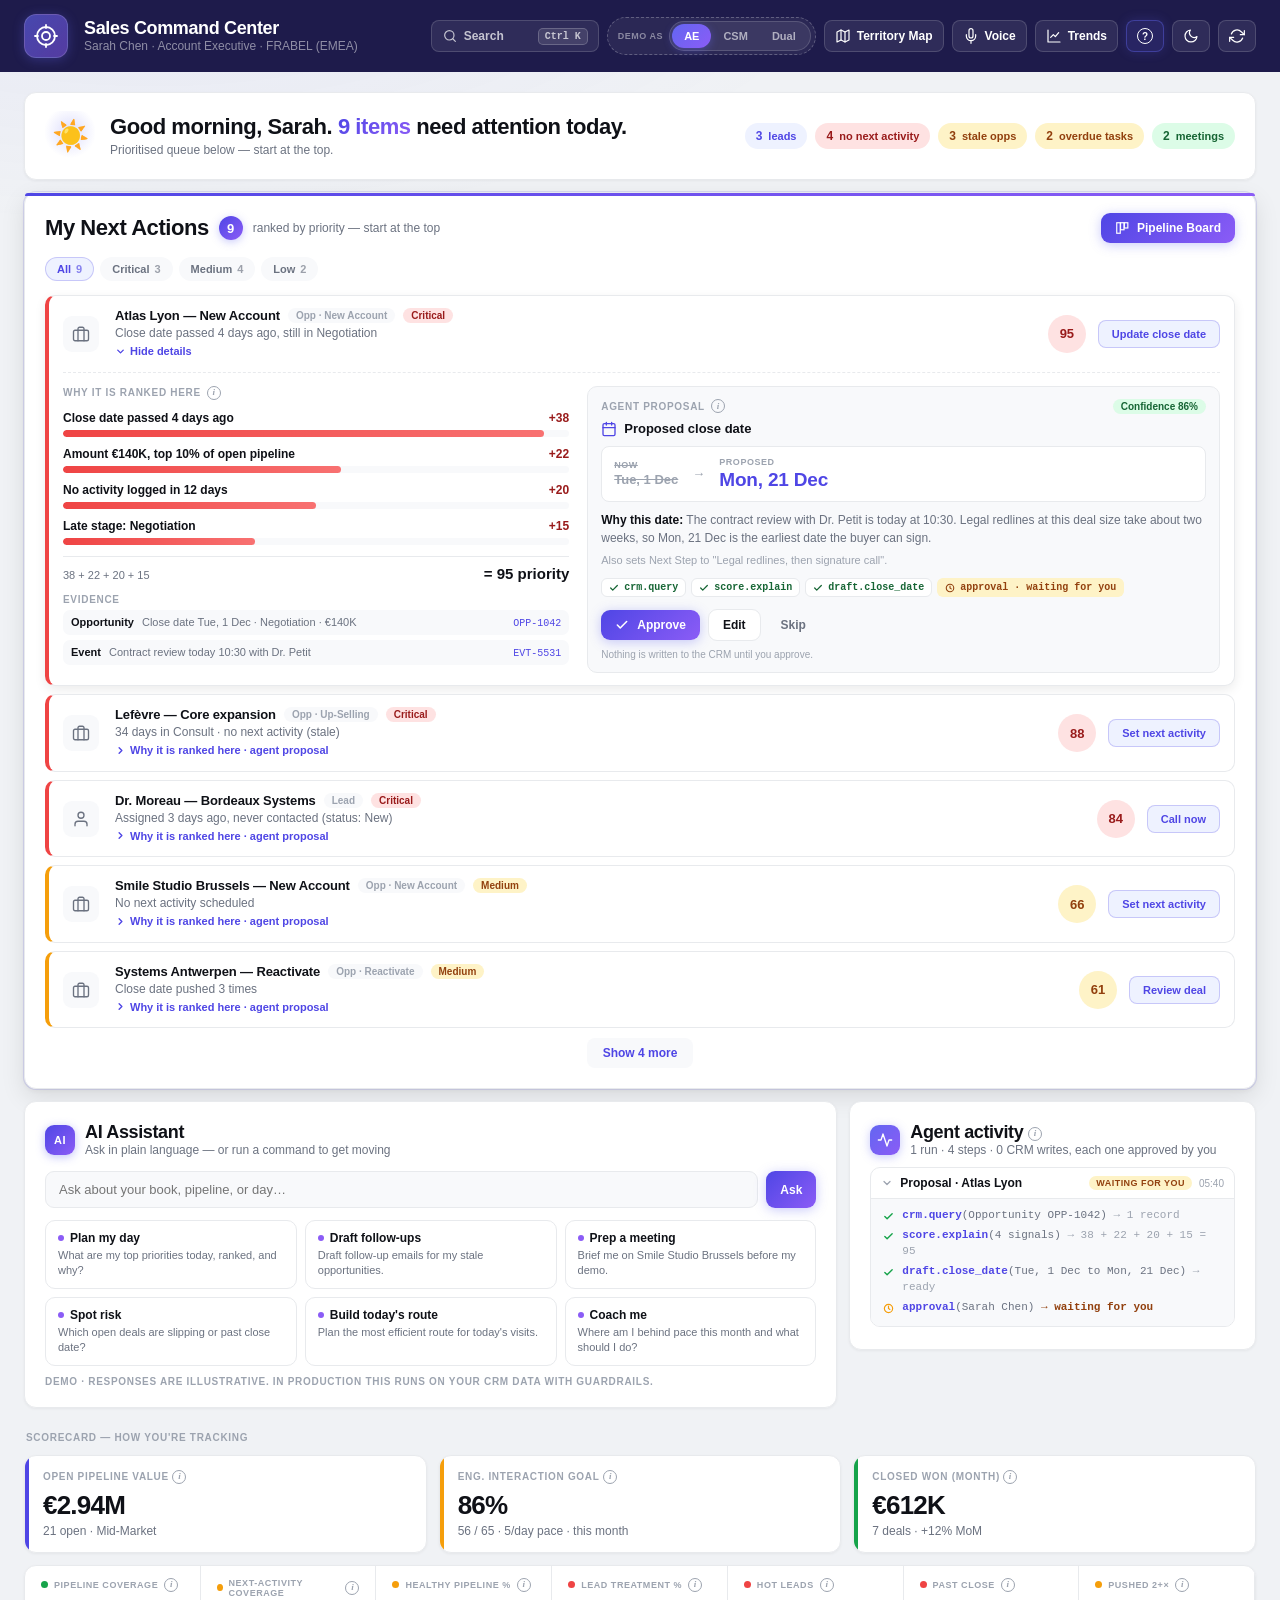
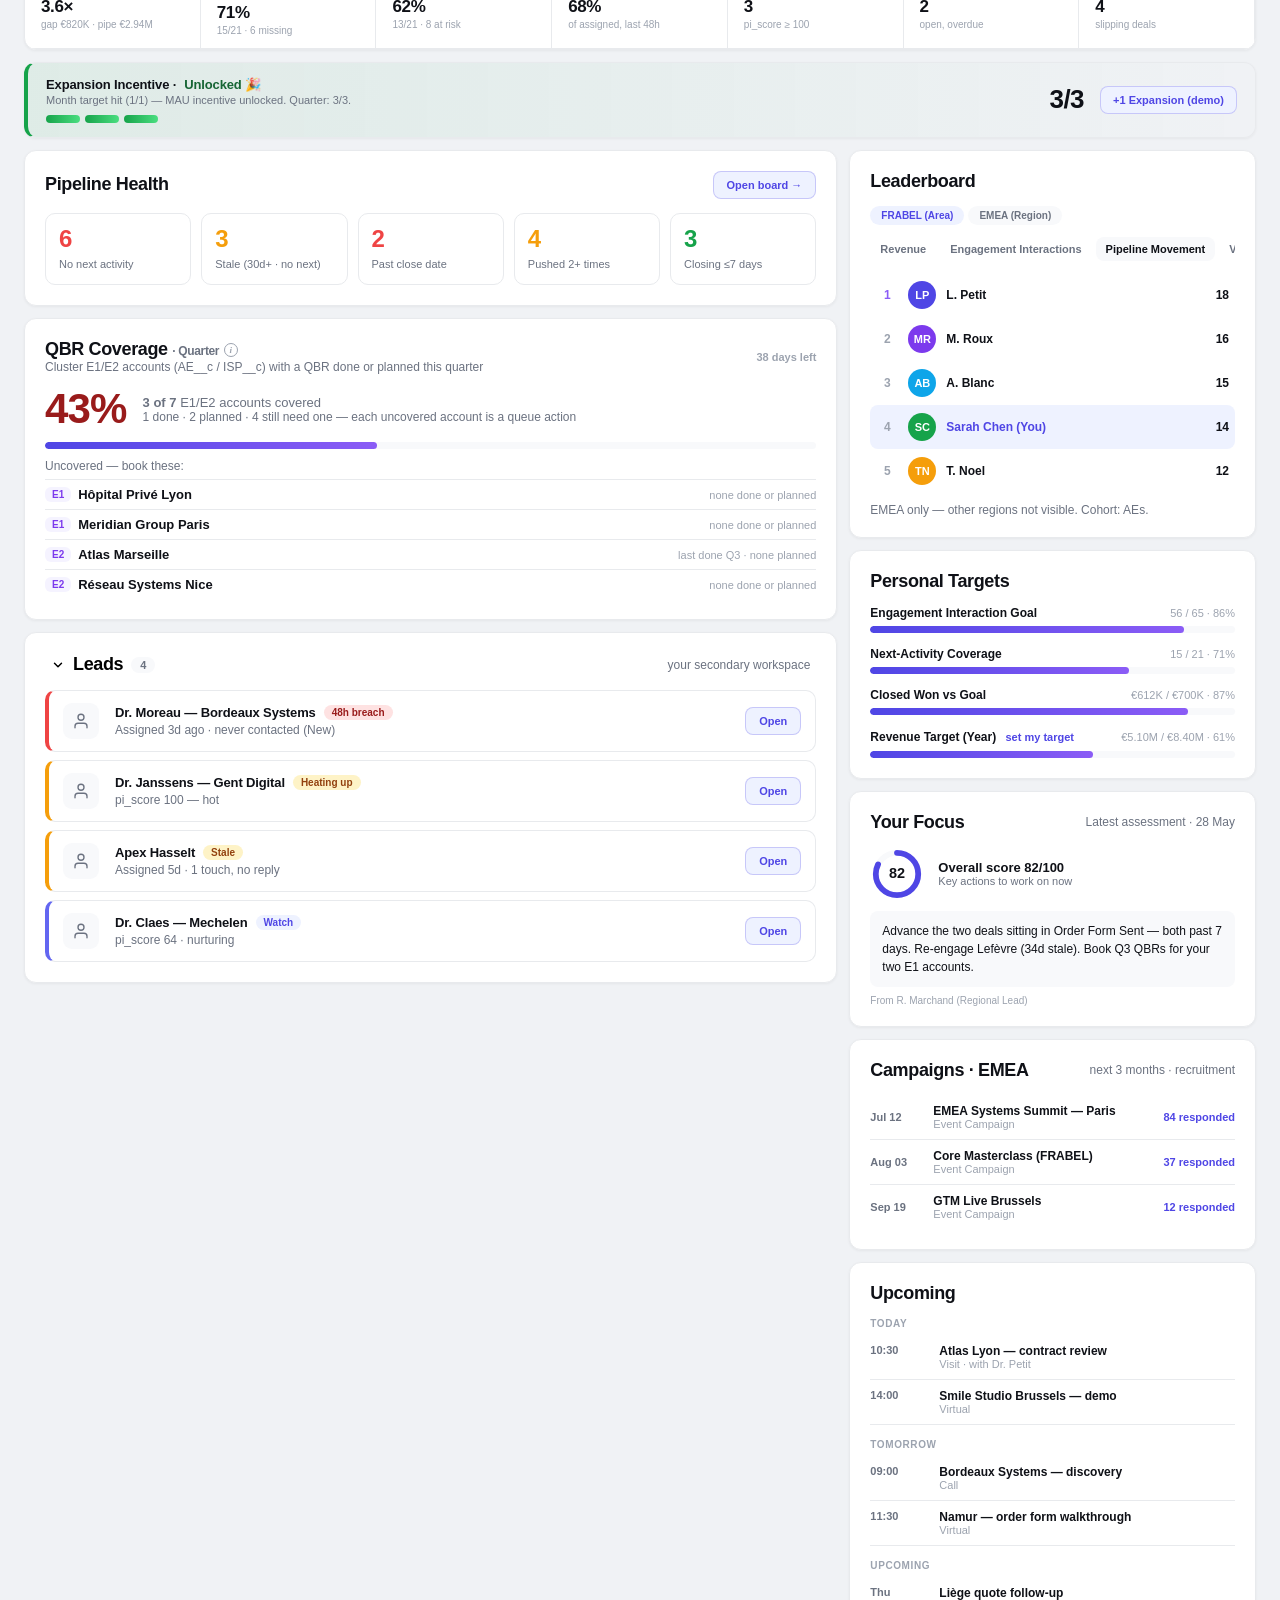
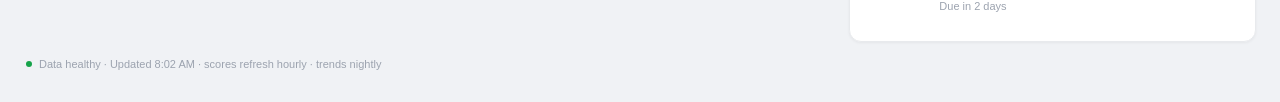
<file: assets/demos/revenue-cockpit.html>
<!DOCTYPE html>
<html lang="en">
<head>
<meta charset="UTF-8" />
<meta name="viewport" content="width=device-width, initial-scale=1.0" />
<title>Sales Command Center — Mockup</title>
<style>
  .scc{
    --scc-bg:#f0f2f5;--scc-card-bg:#fff;--scc-card-border:#e8eaed;--scc-header:#1e1b4b;
    --scc-text-primary:#0f1117;--scc-text-secondary:#6b7280;--scc-text-muted:#9ca3af;
    --scc-input-bg:#f8f9fb;--scc-accent:#4f46e5;--scc-accent-2:#6366f1;--scc-accent-3:#8b5cf6;
    --scc-green-solid:#16a34a;--scc-green-bg:#dcfce7;--scc-green-text:#166534;
    --scc-amber-bg:#fef3c7;--scc-amber-text:#92400e;--scc-red-bg:#fee2e2;--scc-red-text:#991b1b;
    --scc-indigo-bg:#eef2ff;--scc-indigo-text:#4f46e5;--scc-purple-bg:#f5f3ff;--scc-purple-text:#7c3aed;
    --scc-shine:rgba(0,0,0,.04);--scc-shadow-rest:0 1px 3px rgba(0,0,0,.05);
    --scc-shadow-hover:0 4px 12px rgba(0,0,0,.08);--scc-shadow-drop:0 8px 24px rgba(0,0,0,.10),0 2px 6px rgba(0,0,0,.05);
  }
  .scc.scc--dark{
    --scc-bg:#111827;--scc-card-bg:#1f2937;--scc-card-border:#374151;--scc-header:#1e1b4b;
    --scc-text-primary:#f9fafb;--scc-text-secondary:#d1d5db;--scc-text-muted:#6b7280;--scc-input-bg:#374151;
    --scc-green-bg:#14532d;--scc-green-text:#86efac;--scc-amber-bg:#78350f;--scc-amber-text:#fcd34d;
    --scc-red-bg:#7f1d1d;--scc-red-text:#fca5a5;--scc-indigo-bg:#312e81;--scc-indigo-text:#a5b4fc;
    --scc-purple-bg:#4c1d95;--scc-purple-text:#c4b5fd;--scc-shine:rgba(255,255,255,.05);
    --scc-shadow-rest:0 1px 3px rgba(0,0,0,.3);--scc-shadow-hover:0 4px 12px rgba(0,0,0,.45);
  }
  *{box-sizing:border-box;}html,body{margin:0;padding:0;}
  .scc{font-family:-apple-system,BlinkMacSystemFont,'Segoe UI',Roboto,sans-serif;background:var(--scc-bg);color:var(--scc-text-primary);min-height:100vh;font-size:13px;font-weight:500;-webkit-font-smoothing:antialiased;position:relative;transition:background .2s,color .2s;}
  .scc::before{content:"";position:fixed;inset:0;background:radial-gradient(1200px 500px at 12% -8%,rgba(99,102,241,.07),transparent 60%);pointer-events:none;z-index:0;}
  .scc.scc--dark::before{background:radial-gradient(1200px 500px at 12% -8%,rgba(99,102,241,.12),transparent 60%);}
  button{font-family:inherit;cursor:pointer;border:none;background:none;}
  :focus-visible{outline:2px solid var(--scc-accent);outline-offset:2px;border-radius:6px;}
  .scc-micro{font-size:10px;font-weight:700;text-transform:uppercase;letter-spacing:.07em;color:var(--scc-text-muted);}

  .scc-header{background:var(--scc-header);padding:14px 24px;display:flex;align-items:center;gap:16px;position:relative;z-index:2;flex-wrap:wrap;}
  .scc-header__icon{width:44px;height:44px;border-radius:12px;flex-shrink:0;background:linear-gradient(135deg,rgba(99,102,241,.6),rgba(139,92,246,.5));box-shadow:0 2px 12px rgba(99,102,241,.3);border:1px solid rgba(255,255,255,.15);display:flex;align-items:center;justify-content:center;}
  .scc-header__titles{display:flex;flex-direction:column;gap:2px;}
  .scc-header__title{font-size:18px;font-weight:800;letter-spacing:-.02em;color:#fff;line-height:1;}
  .scc-header__subtitle{font-size:12px;color:rgba(255,255,255,.5);}
  .scc-header__spacer{flex:1;}
  .scc-header__right{display:flex;align-items:center;gap:8px;flex-wrap:wrap;}
  .scc-demo{display:flex;align-items:center;gap:6px;background:rgba(255,255,255,.06);border:1px dashed rgba(255,255,255,.25);border-radius:20px;padding:3px 4px 3px 10px;}
  .scc-demo__lbl{font-size:9px;font-weight:700;text-transform:uppercase;letter-spacing:.06em;color:rgba(255,255,255,.45);}
  .scc-seg{display:flex;background:rgba(255,255,255,.08);border:1px solid rgba(255,255,255,.15);border-radius:20px;padding:2px;height:30px;}
  .scc-seg button{border-radius:18px;padding:0 12px;font-size:11px;font-weight:700;color:rgba(255,255,255,.6);transition:.2s;}
  .scc-seg button[aria-pressed="true"]{background:linear-gradient(135deg,var(--scc-accent-2),var(--scc-accent-3));color:#fff;box-shadow:0 2px 8px rgba(99,102,241,.4);}
  .scc-iconbtn{height:32px;min-width:32px;padding:0 10px;border-radius:8px;background:rgba(255,255,255,.08);border:1px solid rgba(255,255,255,.15);color:#fff;display:flex;align-items:center;justify-content:center;gap:6px;font-size:12px;font-weight:600;transition:.2s;}
  .scc-iconbtn:hover{background:rgba(255,255,255,.15);border-color:rgba(255,255,255,.3);}
  .scc-help{background:rgba(99,102,241,.15);border:1px solid rgba(99,102,241,.4);box-shadow:0 0 12px rgba(99,102,241,.2);}
  .scc-help__q{width:16px;height:16px;border-radius:50%;border:1px solid currentColor;display:inline-flex;align-items:center;justify-content:center;font-size:10px;font-weight:800;}
  .scc-refresh.is-spinning svg{animation:scc-spin .7s linear;}
  @keyframes scc-spin{to{transform:rotate(360deg);}}

  .scc-page{max-width:1600px;margin:0 auto;padding:20px 24px;position:relative;z-index:1;display:flex;flex-direction:column;gap:12px;}
  .scc-card{background:var(--scc-card-bg);border:1px solid var(--scc-card-border);border-radius:12px;box-shadow:var(--scc-shadow-rest);transition:background .2s,border-color .2s,box-shadow .2s,transform .2s;}
  .scc-card--pad{padding:20px;}
  .scc-card__head{display:flex;align-items:center;gap:10px;margin-bottom:14px;}
  .scc-card__title{font-size:18px;font-weight:800;letter-spacing:-.02em;}
  .scc-card__sub{font-size:12px;color:var(--scc-text-secondary);}
  .scc-grow{flex:1;}
  .scc-reveal{opacity:0;transform:translateY(8px);animation:scc-in .5s ease forwards;}
  @keyframes scc-in{to{opacity:1;transform:translateY(0);}}

  .scc-briefing{padding:18px 20px;display:flex;align-items:center;gap:18px;flex-wrap:wrap;position:relative;overflow:hidden;}
  /* one-time premium shine sweep across the card when it loads */
  .scc-briefing::before{content:"";position:absolute;top:0;left:-45%;width:32%;height:100%;pointer-events:none;
    background:linear-gradient(100deg,transparent,rgba(255,255,255,.10),transparent);transform:skewX(-18deg);
    animation:scc-shine 1.5s cubic-bezier(.2,.6,.2,1) .25s 1 both;}
  .scc-greet{display:flex;align-items:center;gap:15px;}
  .scc-greet__emoji{font-size:30px;line-height:1;width:50px;height:50px;flex-shrink:0;display:inline-grid;place-items:center;border-radius:15px;
    background:radial-gradient(circle at 50% 42%,rgba(99,102,241,.22),transparent 68%);
    animation:scc-bob 3.4s ease-in-out infinite;position:relative;}
  .scc-greet__emoji::after{content:"";position:absolute;inset:0;border-radius:15px;animation:scc-glow 3.4s ease-in-out infinite;}
  .scc-briefing__hi{font-size:22px;font-weight:800;letter-spacing:-.02em;line-height:1.05;}
  .scc-briefing__hi b{background:linear-gradient(135deg,var(--scc-accent),var(--scc-accent-3));-webkit-background-clip:text;background-clip:text;color:transparent;}
  .scc-count{font-variant-numeric:tabular-nums;}
  .scc-briefing__sub{font-size:12px;color:var(--scc-text-secondary);margin-top:4px;}
  @keyframes scc-bob{0%,100%{transform:translateY(0) rotate(-5deg)}50%{transform:translateY(-3px) rotate(5deg)}}
  @keyframes scc-glow{0%,100%{box-shadow:0 0 16px 1px rgba(245,200,80,0)}50%{box-shadow:0 0 26px 6px rgba(245,200,80,.28)}}
  @keyframes scc-shine{from{left:-45%}to{left:135%}}
  @media(prefers-reduced-motion:reduce){.scc-greet__emoji,.scc-greet__emoji::after,.scc-briefing::before{animation:none;}}
  .scc-chips{display:flex;gap:8px;flex-wrap:wrap;margin-left:auto;}
  .scc-chip{display:inline-flex;align-items:center;gap:6px;padding:6px 11px;border-radius:20px;font-size:11px;font-weight:600;background:var(--scc-indigo-bg);color:var(--scc-indigo-text);}
  .scc-chip b{font-weight:800;font-size:12px;}
  .scc-chip--red{background:var(--scc-red-bg);color:var(--scc-red-text);}
  .scc-chip--amber{background:var(--scc-amber-bg);color:var(--scc-amber-text);}
  .scc-chip--purple{background:var(--scc-purple-bg);color:var(--scc-purple-text);}
  .scc-chip--green{background:var(--scc-green-bg);color:var(--scc-green-text);}

  .scc-kpis{display:grid;grid-template-columns:repeat(auto-fit,minmax(166px,1fr));gap:12px;}
  .scc-kpi{background:var(--scc-card-bg);border:1px solid var(--scc-card-border);border-radius:12px;box-shadow:var(--scc-shadow-rest);padding:14px 14px 14px 18px;position:relative;overflow:hidden;transition:box-shadow .2s,transform .2s;}
  .scc-kpi:hover{box-shadow:var(--scc-shadow-hover);transform:translateY(-1px);}
  .scc-kpi::before{content:"";position:absolute;left:0;top:0;bottom:0;width:4px;}
  .scc-kpi--indigo::before{background:var(--scc-accent);}.scc-kpi--purple::before{background:var(--scc-accent-3);}
  .scc-kpi--green::before{background:var(--scc-green-solid);}.scc-kpi--amber::before{background:#f59e0b;}.scc-kpi--red::before{background:#ef4444;}
  .scc-kpi__val{font-size:26px;font-weight:800;letter-spacing:-.02em;line-height:1;margin:8px 0 6px;}
  .scc-kpi__cap{font-size:12px;color:var(--scc-text-secondary);}
  .scc-pill{display:inline-flex;align-items:center;padding:3px 9px;border-radius:20px;font-size:10px;font-weight:700;margin-top:8px;}
  .scc-pill--green{background:var(--scc-green-bg);color:var(--scc-green-text);}.scc-pill--amber{background:var(--scc-amber-bg);color:var(--scc-amber-text);}
  .scc-pill--red{background:var(--scc-red-bg);color:var(--scc-red-text);}.scc-pill--indigo{background:var(--scc-indigo-bg);color:var(--scc-indigo-text);}

  .scc-main{display:grid;grid-template-columns:minmax(0,2fr) minmax(0,1fr);gap:12px;align-items:start;}
  .scc-col{display:flex;flex-direction:column;gap:12px;min-width:0;}

  .scc-filterbar{display:flex;align-items:center;gap:10px;flex-wrap:wrap;}
  .scc-filtergroup{display:flex;gap:6px;flex-wrap:wrap;}
  .scc-filterbar__div{width:1px;align-self:stretch;background:var(--scc-card-border);}
  .scc-fchip{padding:5px 11px;border-radius:20px;font-size:11px;font-weight:600;background:var(--scc-input-bg);color:var(--scc-text-secondary);border:1px solid transparent;transition:.2s;}
  .scc-fchip:hover{color:var(--scc-text-primary);}
  .scc-fchip[aria-pressed="true"]{background:var(--scc-indigo-bg);color:var(--scc-indigo-text);border-color:rgba(79,70,229,.25);}

  .scc-queue{display:flex;flex-direction:column;gap:8px;margin-top:14px;}
  .scc-action{display:grid;grid-template-columns:40px 1fr auto;gap:12px;align-items:center;padding:12px 14px;border-radius:10px;border:1px solid var(--scc-card-border);background:var(--scc-card-bg);border-left-width:4px;transition:.2s;}
  .scc-action:hover{box-shadow:var(--scc-shadow-hover);transform:translateY(-1px);}
  .scc-action--critical{border-left-color:#ef4444;}.scc-action--medium{border-left-color:#f59e0b;}.scc-action--low{border-left-color:var(--scc-accent-2);}
  .scc-action__icon{width:36px;height:36px;border-radius:9px;display:flex;align-items:center;justify-content:center;background:var(--scc-input-bg);color:var(--scc-text-secondary);}
  .scc-action__icon svg{width:18px;height:18px;}
  .scc-action__body{min-width:0;}
  .scc-action__top{display:flex;align-items:center;gap:8px;margin-bottom:3px;flex-wrap:wrap;}
  .scc-action__name{font-size:13px;font-weight:700;letter-spacing:-.01em;}
  .scc-tag{font-size:10px;font-weight:600;padding:2px 8px;border-radius:20px;background:var(--scc-input-bg);color:var(--scc-text-muted);}
  .scc-tier{font-size:10px;font-weight:700;padding:2px 8px;border-radius:20px;}
  .scc-tier--critical{background:var(--scc-red-bg);color:var(--scc-red-text);}.scc-tier--medium{background:var(--scc-amber-bg);color:var(--scc-amber-text);}.scc-tier--low{background:var(--scc-indigo-bg);color:var(--scc-indigo-text);}
  .scc-action__reason{font-size:12px;color:var(--scc-text-secondary);white-space:nowrap;overflow:hidden;text-overflow:ellipsis;}
  .scc-action__right{display:flex;align-items:center;gap:12px;}
  .scc-score{width:38px;height:38px;border-radius:50%;display:flex;align-items:center;justify-content:center;font-size:13px;font-weight:800;flex-shrink:0;}
  .scc-score--critical{background:var(--scc-red-bg);color:var(--scc-red-text);}.scc-score--medium{background:var(--scc-amber-bg);color:var(--scc-amber-text);}.scc-score--low{background:var(--scc-indigo-bg);color:var(--scc-indigo-text);}
  .scc-cta{padding:7px 13px;border-radius:8px;font-size:11px;font-weight:700;white-space:nowrap;background:var(--scc-indigo-bg);color:var(--scc-indigo-text);border:1px solid rgba(79,70,229,.25);transition:.2s;}
  .scc-cta:hover{background:var(--scc-accent);color:#fff;box-shadow:0 0 14px rgba(99,102,241,.4);}
  .scc-more{margin-top:10px;text-align:center;}
  .scc-more button{font-size:12px;font-weight:700;color:var(--scc-accent);padding:8px 16px;border-radius:8px;background:var(--scc-input-bg);}

  .scc-btn-primary{display:inline-flex;align-items:center;gap:8px;padding:8px 14px;border-radius:9px;font-size:12px;font-weight:700;color:#fff;background:linear-gradient(135deg,var(--scc-accent),var(--scc-accent-3));box-shadow:0 2px 12px rgba(99,102,241,.35);transition:.2s;}
  .scc-btn-primary:hover{transform:translateY(-1px);box-shadow:0 4px 18px rgba(99,102,241,.5);}

  .scc-tiles{display:grid;grid-template-columns:repeat(5,1fr);gap:10px;margin-top:14px;}
  .scc-tile{border:1px solid var(--scc-card-border);border-radius:10px;padding:13px;background:var(--scc-card-bg);transition:.2s;text-align:left;}
  .scc-tile:hover{box-shadow:var(--scc-shadow-hover);transform:translateY(-1px);}
  .scc-tile__n{font-size:24px;font-weight:800;letter-spacing:-.02em;line-height:1;}
  .scc-tile__l{font-size:11px;color:var(--scc-text-secondary);margin-top:6px;line-height:1.3;}
  .scc-tile--red .scc-tile__n{color:#ef4444;}.scc-tile--amber .scc-tile__n{color:#f59e0b;}.scc-tile--green .scc-tile__n{color:var(--scc-green-solid);}

  /* segmentation tier tiles */
  .scc-segtile{border:1px solid var(--scc-card-border);border-radius:10px;padding:12px;background:var(--scc-card-bg);text-align:left;transition:.2s;cursor:pointer;}
  .scc-segtile:hover{box-shadow:var(--scc-shadow-hover);transform:translateY(-1px);}
  .scc-segtile[aria-pressed="true"]{border-color:var(--scc-accent);box-shadow:0 0 0 1px var(--scc-accent);}
  .scc-segtile__name{font-size:12px;font-weight:800;}
  .scc-segtile__n{font-size:20px;font-weight:800;letter-spacing:-.02em;margin:5px 0 2px;}
  .scc-segtile__sub{font-size:10px;color:var(--scc-text-muted);}

  .scc-tierbadge{font-size:10px;font-weight:800;padding:2px 7px;border-radius:6px;}
  .scc-tier-e1,.scc-tier-e2{background:var(--scc-purple-bg);color:var(--scc-purple-text);}
  .scc-tier-e3,.scc-tier-e4{background:var(--scc-amber-bg);color:var(--scc-amber-text);}
  .scc-tier-e5{background:var(--scc-indigo-bg);color:var(--scc-indigo-text);}

  .scc-musp-toggle{display:flex;gap:4px;background:var(--scc-input-bg);border-radius:8px;padding:3px;}
  .scc-musp-toggle button{font-size:10px;font-weight:700;padding:4px 10px;border-radius:6px;color:var(--scc-text-secondary);}
  .scc-musp-toggle button[aria-pressed="true"]{background:var(--scc-card-bg);color:var(--scc-accent);box-shadow:var(--scc-shadow-rest);}

  .scc-crow{display:grid;grid-template-columns:1fr auto;gap:12px;align-items:center;padding:11px 0;border-bottom:1px solid var(--scc-card-border);}
  .scc-crow:last-child{border-bottom:none;}
  .scc-crow__name{font-size:12px;font-weight:700;display:flex;align-items:center;gap:8px;flex-wrap:wrap;}
  .scc-crow__meta{font-size:11px;color:var(--scc-text-muted);margin-top:5px;}
  .scc-statuspill{font-size:10px;font-weight:700;padding:2px 8px;border-radius:20px;}
  .scc-status-below{background:var(--scc-red-bg);color:var(--scc-red-text);}
  .scc-status-on{background:var(--scc-amber-bg);color:var(--scc-amber-text);}
  .scc-status-above{background:var(--scc-green-bg);color:var(--scc-green-text);}
  .scc-status-limited{background:var(--scc-input-bg);color:var(--scc-text-muted);}
  .scc-visit{font-size:11px;font-weight:700;text-align:right;}
  .scc-visit--ok{color:var(--scc-green-solid);}.scc-visit--warn{color:#f59e0b;}.scc-visit--over{color:#ef4444;}
  .scc-crow__musp{font-size:14px;font-weight:800;}

  .scc-tabs{display:flex;gap:4px;margin-bottom:10px;overflow-x:auto;padding-bottom:2px;}
  .scc-tab{padding:6px 10px;border-radius:8px;font-size:11px;font-weight:600;color:var(--scc-text-secondary);white-space:nowrap;transition:.2s;}
  .scc-tab[aria-pressed="true"]{background:var(--scc-input-bg);color:var(--scc-text-primary);}
  .scc-scope{display:flex;gap:4px;margin-bottom:12px;}
  .scc-scope button{font-size:10px;font-weight:700;padding:4px 11px;border-radius:20px;background:var(--scc-input-bg);color:var(--scc-text-secondary);}
  .scc-scope button[aria-pressed="true"]{background:var(--scc-indigo-bg);color:var(--scc-indigo-text);}
  .scc-lrow{display:flex;align-items:center;gap:10px;padding:8px 6px;border-radius:8px;}
  .scc-lrow--me{background:var(--scc-indigo-bg);}
  .scc-lrow--beat{box-shadow:inset 0 0 0 1px var(--scc-amber-text);border-radius:8px;}
  .scc-rank{width:22px;font-size:12px;font-weight:800;color:var(--scc-text-muted);text-align:center;}
  .scc-rank--top{color:var(--scc-accent-3);}
  .scc-avatar{width:28px;height:28px;border-radius:50%;display:flex;align-items:center;justify-content:center;font-size:11px;font-weight:800;color:#fff;flex-shrink:0;}
  .scc-lrow__name{font-size:12px;font-weight:600;flex:1;}.scc-lrow__name b{color:var(--scc-indigo-text);}
  .scc-lrow__val{font-size:12px;font-weight:800;}
  .scc-beat-note{font-size:10px;font-weight:700;color:var(--scc-amber-text);padding:4px 6px;}

  .scc-target{margin-bottom:14px;}.scc-target:last-child{margin-bottom:0;}
  .scc-target__top{display:flex;justify-content:space-between;align-items:baseline;margin-bottom:6px;}
  .scc-target__lbl{font-size:12px;font-weight:600;}.scc-target__frac{font-size:11px;color:var(--scc-text-muted);}
  .scc-bar{height:7px;border-radius:20px;background:var(--scc-input-bg);overflow:hidden;}
  .scc-bar__fill{height:100%;border-radius:20px;background:linear-gradient(90deg,var(--scc-accent),var(--scc-accent-3));transition:width .8s ease;}
  .scc-bar__fill--over{background:linear-gradient(90deg,var(--scc-green-solid),#4ade80);}

  .scc-up{display:flex;gap:11px;padding:9px 0;border-bottom:1px solid var(--scc-card-border);}
  .scc-up:last-child{border-bottom:none;}
  .scc-up__time{font-size:11px;font-weight:700;color:var(--scc-text-secondary);width:58px;flex-shrink:0;}
  .scc-up__t{font-size:12px;font-weight:600;}.scc-up__m{font-size:11px;color:var(--scc-text-muted);}
  .scc-up__label{font-size:10px;font-weight:700;text-transform:uppercase;letter-spacing:.06em;color:var(--scc-text-muted);margin:14px 0 6px;}
  .scc-up__label:first-child{margin-top:0;}

  .scc-status{display:flex;align-items:center;gap:7px;font-size:11px;color:var(--scc-text-muted);}
  .scc-dot{width:6px;height:6px;border-radius:50%;}.scc-dot--green{background:var(--scc-green-solid);}
  .scc-skel{border-radius:8px;background:linear-gradient(90deg,var(--scc-input-bg) 25%,var(--scc-shine) 50%,var(--scc-input-bg) 75%);background-size:1000px 100%;animation:scc-shimmer 1.6s linear infinite;}
  @keyframes scc-shimmer{0%{background-position:-400px 0;}100%{background-position:600px 0;}}

  /* kanban */
  .scc-modal{position:fixed;inset:0;z-index:50;background:rgba(15,17,23,.55);backdrop-filter:blur(3px);display:none;}
  .scc-modal.is-open{display:flex;flex-direction:column;}
  .scc-modal__bar{background:var(--scc-header);padding:14px 20px;display:flex;align-items:center;gap:12px;}
  .scc-modal__title{font-size:16px;font-weight:800;color:#fff;letter-spacing:-.02em;}
  .scc-modal__sub{font-size:11px;color:rgba(255,255,255,.5);}
  .scc-modal__body{flex:1;overflow:auto;padding:16px;background:var(--scc-bg);}
  .scc-kan{display:flex;gap:12px;min-height:100%;}
  .scc-kancol{flex:0 0 230px;display:flex;flex-direction:column;background:var(--scc-card-bg);border:1px solid var(--scc-card-border);border-radius:12px;}
  .scc-kancol.is-over{border-color:var(--scc-accent);box-shadow:0 0 0 2px rgba(79,70,229,.3);}
  .scc-kancol.is-late .scc-kancol__head{background:linear-gradient(90deg,rgba(139,92,246,.10),transparent);}
  .scc-kancol__head{padding:12px 14px;border-bottom:1px solid var(--scc-card-border);display:flex;align-items:center;gap:8px;border-radius:12px 12px 0 0;}
  .scc-kancol__name{font-size:12px;font-weight:800;}
  .scc-kancol__count{font-size:10px;font-weight:700;padding:2px 8px;border-radius:20px;background:var(--scc-input-bg);color:var(--scc-text-muted);margin-left:auto;}
  .scc-kancol__body{padding:10px;display:flex;flex-direction:column;gap:8px;flex:1;}
  .scc-kancard{background:var(--scc-card-bg);border:1px solid var(--scc-card-border);border-left:4px solid var(--scc-accent-2);border-radius:9px;padding:10px 12px;cursor:grab;box-shadow:var(--scc-shadow-rest);}
  .scc-kancard:hover{box-shadow:var(--scc-shadow-hover);}
  .scc-kancard.is-drag{opacity:.4;}
  .scc-kancard__name{font-size:12px;font-weight:700;margin-bottom:5px;}
  .scc-kancard__meta{font-size:11px;color:var(--scc-text-muted);}
  .scc-kancard--new{border-left-color:var(--scc-accent);}
  .scc-kancard--up{border-left-color:var(--scc-accent-3);}
  .scc-kancard--re{border-left-color:#f59e0b;}
  .scc-typchip{font-size:9px;font-weight:700;padding:1px 6px;border-radius:5px;background:var(--scc-input-bg);color:var(--scc-text-secondary);margin-top:6px;display:inline-block;}

  /* trend modal */
  .scc-trend{position:fixed;inset:0;z-index:60;display:none;align-items:center;justify-content:center;}
  .scc-trend.is-open{display:flex;}
  .scc-trend__backdrop{position:absolute;inset:0;background:rgba(0,0,0,.75);opacity:0;animation:scc-bd .2s ease forwards;}
  @keyframes scc-bd{to{opacity:1;}}
  .scc-trend__panel{position:relative;width:min(640px,92vw);background:#0f172a;border:1px solid #334155;border-radius:16px;padding:20px;box-shadow:0 24px 64px rgba(0,0,0,.5);color:#e2e8f0;transform:translateY(24px) scale(.97);opacity:0;animation:scc-tin .25s cubic-bezier(.16,1,.3,1) forwards;}
  @keyframes scc-tin{to{transform:translateY(0) scale(1);opacity:1;}}
  .scc-trend__head{display:flex;align-items:flex-start;gap:10px;margin-bottom:16px;}
  .scc-trend__title{font-size:16px;font-weight:800;letter-spacing:-.02em;color:#f8fafc;}
  .scc-trend__sub{font-size:11px;color:#64748b;margin-top:2px;}
  .scc-trend__close{margin-left:auto;width:30px;height:30px;border-radius:8px;background:#1e293b;border:1px solid #334155;color:#94a3b8;}
  .scc-trend__tabs{display:flex;gap:6px;margin-bottom:12px;flex-wrap:wrap;}
  .scc-ttab{padding:6px 12px;border-radius:20px;font-size:11px;font-weight:600;background:#1e293b;color:#94a3b8;border:1px solid transparent;}
  .scc-ttab[aria-pressed="true"]{background:linear-gradient(135deg,#6366f1,#818cf8);color:#fff;box-shadow:0 0 16px rgba(99,102,241,.5);}
  .scc-tsplit{display:flex;gap:4px;margin-bottom:14px;}
  .scc-tsplit button{font-size:10px;font-weight:700;padding:4px 10px;border-radius:6px;background:#1e293b;color:#94a3b8;}
  .scc-tsplit button[aria-pressed="true"]{background:#334155;color:#e2e8f0;}
  .scc-chartwrap{position:relative;height:230px;}
  .scc-chart-svg{width:100%;height:100%;display:block;}
  .scc-line{filter:drop-shadow(0 0 6px rgba(129,140,248,.7));}
  .scc-tooltip{position:absolute;pointer-events:none;background:#1e293b;border:1px solid #334155;border-radius:8px;padding:6px 10px;font-size:11px;color:#f8fafc;transform:translate(-50%,-150%);white-space:nowrap;opacity:0;transition:opacity .12s;}
  .scc-tooltip b{color:#a5b4fc;}
  .scc-stats{display:flex;background:#1e293b;border:1px solid #334155;border-radius:12px;margin-top:14px;overflow:hidden;}
  .scc-stat{flex:1;padding:12px 14px;text-align:center;border-right:1px solid #334155;}
  .scc-stat:last-child{border-right:none;}
  .scc-stat__l{font-size:9px;font-weight:700;text-transform:uppercase;letter-spacing:.07em;color:#64748b;}
  .scc-stat__v{font-size:18px;font-weight:800;color:#f8fafc;margin-top:4px;}
  .scc-stat__v.up{color:#4ade80;}.scc-stat__v.down{color:#f87171;}
  .scc-spinner{width:28px;height:28px;border-radius:50%;border:3px solid #334155;border-top-color:#818cf8;animation:scc-spin2 .8s linear infinite;margin:74px auto 12px;}
  @keyframes scc-spin2{to{transform:rotate(360deg);}}
  .scc-loadtext{text-align:center;color:#64748b;font-size:12px;margin-bottom:74px;}





  /* ===== voice recorder ===== */
  .scc-voice-search{width:100%;padding:11px 14px;border-radius:10px;border:1px solid var(--scc-card-border);background:var(--scc-card-bg);color:var(--scc-text-primary);font-size:13px;font-family:inherit;margin-bottom:12px;}
  .scc-voice-list{display:flex;flex-direction:column;gap:6px;}
  .scc-voice-item{display:flex;align-items:center;gap:10px;padding:11px 13px;border-radius:10px;border:1px solid var(--scc-card-border);background:var(--scc-card-bg);cursor:pointer;text-align:left;transition:.15s;width:100%;}
  .scc-voice-item:hover{border-color:var(--scc-accent);box-shadow:var(--scc-shadow-hover);}
  .scc-voice-item.sel{border-color:var(--scc-accent);box-shadow:0 0 0 1px var(--scc-accent);}
  .scc-voice-item__n{font-size:13px;font-weight:700;}
  .scc-voice-item__a{font-size:11px;color:var(--scc-text-muted);}
  .scc-voice-url{margin-top:14px;background:var(--scc-input-bg);border-radius:10px;padding:12px;font-size:11px;word-break:break-all;color:var(--scc-text-secondary);font-family:ui-monospace,SFMono-Regular,Menlo,monospace;}
  .scc-voice-go{margin-top:10px;}

  /* ===== explanations: info tooltips + explain-mode ===== */
  .scc-info{position:relative;display:inline-flex;vertical-align:middle;}
  .scc-i{width:14px;height:14px;border-radius:50%;border:1px solid var(--scc-text-muted);color:var(--scc-text-muted);font-size:9px;font-weight:700;font-style:italic;font-family:Georgia,'Times New Roman',serif;text-transform:none;letter-spacing:0;display:inline-flex;align-items:center;justify-content:center;line-height:1;cursor:help;}
  .scc-i:hover{border-color:var(--scc-accent);color:var(--scc-accent);}
  .scc-tip{position:absolute;bottom:calc(100% + 9px);left:50%;transform:translateX(-50%) translateY(4px);width:236px;background:#0f172a;color:#e2e8f0;border:1px solid #334155;border-radius:10px;padding:11px 12px;box-shadow:0 12px 32px rgba(0,0,0,.45);opacity:0;visibility:hidden;transition:opacity .15s,transform .15s;z-index:95;display:flex;flex-direction:column;gap:5px;pointer-events:none;text-transform:none;letter-spacing:normal;text-align:left;}
  .scc-tip>b:first-child{color:#f8fafc;font-size:12px;font-weight:800;}
  .scc-tip__r{font-size:11px;font-weight:500;line-height:1.45;color:#cbd5e1;}
  .scc-tip__r b{color:#818cf8;font-weight:700;}
  .scc-info:hover .scc-tip,.scc-info:focus-within .scc-tip{opacity:1;visibility:visible;transform:translateX(-50%) translateY(0);}
  .scc-tip::after{content:"";position:absolute;top:100%;left:50%;transform:translateX(-50%);border:6px solid transparent;border-top-color:#0f172a;}
  .scc-explain{font-size:11px;line-height:1.45;color:var(--scc-text-secondary);background:var(--scc-indigo-bg);border-radius:7px;padding:7px 9px;margin-top:9px;text-transform:none;letter-spacing:normal;font-weight:500;}
  .scc-explain b{color:var(--scc-indigo-text);font-weight:700;}
  .scc-iconbtn.scc-help.is-active{background:var(--scc-accent);border-color:var(--scc-accent);box-shadow:0 0 14px rgba(99,102,241,.5);}
  .scc-i{width:14px;height:14px;border-radius:50%;border:1px solid var(--scc-text-muted);color:var(--scc-text-muted);font-size:9px;font-weight:700;font-style:italic;font-family:Georgia,'Times New Roman',serif;text-transform:none;letter-spacing:0;display:inline-flex;align-items:center;justify-content:center;line-height:1;cursor:help;vertical-align:middle;padding:0;}
  .scc-i:hover,.scc-i:focus-visible{border-color:var(--scc-accent);color:var(--scc-accent);}
  .scc-tipfixed{position:fixed;display:none;flex-direction:column;gap:5px;width:240px;background:#0f172a;color:#e2e8f0;border:1px solid #334155;border-radius:10px;padding:11px 12px;box-shadow:0 12px 32px rgba(0,0,0,.45);z-index:200;pointer-events:none;text-transform:none;letter-spacing:normal;text-align:left;}
  .scc-tipfixed>b:first-child{color:#f8fafc;font-size:12px;font-weight:800;}

  .scc-queue-hero{box-shadow:var(--scc-shadow-drop),0 0 0 1px rgba(79,70,229,.14);position:relative;}
  .scc-queue-hero::after{content:"";position:absolute;top:0;left:0;right:0;height:3px;border-radius:12px 12px 0 0;background:linear-gradient(90deg,var(--scc-accent),var(--scc-accent-3));}
  .scc-queue-hero .scc-card__title{font-size:22px;}
  .scc-queue__badge{display:inline-flex;align-items:center;justify-content:center;min-width:24px;height:24px;padding:0 8px;border-radius:20px;background:linear-gradient(135deg,var(--scc-accent),var(--scc-accent-3));color:#fff;font-size:13px;font-weight:800;box-shadow:0 2px 8px rgba(99,102,241,.35);}
  .scc-context-label{font-size:10px;font-weight:700;text-transform:uppercase;letter-spacing:.07em;color:var(--scc-text-muted);margin:12px 2px 0;}
  /* ===== two-tier scorecard ===== */
  .scc-heroes{display:grid;grid-template-columns:repeat(auto-fit,minmax(210px,1fr));gap:12px;}
  .scc-hero{background:var(--scc-card-bg);border:1px solid var(--scc-card-border);border-radius:12px;box-shadow:var(--scc-shadow-rest);padding:14px 14px 14px 18px;position:relative;overflow:hidden;transition:box-shadow .2s,transform .2s;}
  .scc-hero:hover{box-shadow:var(--scc-shadow-hover);transform:translateY(-1px);}
  .scc-hero::before{content:"";position:absolute;left:0;top:0;bottom:0;width:4px;}
  .scc-hero--indigo::before{background:var(--scc-accent);}.scc-hero--purple::before{background:var(--scc-accent-3);}
  .scc-hero--green::before{background:var(--scc-green-solid);}.scc-hero--amber::before{background:#f59e0b;}.scc-hero--red::before{background:#ef4444;}
  .scc-hero--hit{box-shadow:0 0 0 1px var(--scc-green-solid),0 6px 20px rgba(22,163,74,.18);}
  .scc-hero--hit::before{background:var(--scc-green-solid)!important;}
  .scc-hero--hit:hover{transform:translateY(-1px);box-shadow:0 0 0 1px var(--scc-green-solid),0 8px 24px rgba(22,163,74,.28);}
  .scc-hero__met{display:inline-flex;align-items:center;gap:3px;font-size:9px;font-weight:800;text-transform:uppercase;letter-spacing:.05em;color:var(--scc-green-text);background:var(--scc-green-bg);padding:2px 7px;border-radius:20px;margin-left:4px;}
  .scc-hero__val{font-size:26px;font-weight:800;letter-spacing:-.03em;line-height:1;margin:8px 0 6px;}
  .scc-hero__cap{font-size:12px;color:var(--scc-text-secondary);}
  .scc-band{display:grid;grid-template-columns:repeat(auto-fit,minmax(150px,1fr));background:var(--scc-card-bg);border:1px solid var(--scc-card-border);border-radius:12px;box-shadow:var(--scc-shadow-rest);overflow:hidden;}
  .scc-statcell{padding:12px 16px;border-right:1px solid var(--scc-card-border);border-bottom:1px solid var(--scc-card-border);}
  .scc-statcell__l{font-size:9px;font-weight:700;text-transform:uppercase;letter-spacing:.06em;color:var(--scc-text-muted);display:flex;align-items:center;gap:6px;}
  .scc-statcell__v{font-size:17px;font-weight:800;letter-spacing:-.02em;margin-top:5px;}
  .scc-statcell__s{font-size:10px;color:var(--scc-text-muted);margin-top:2px;}
  .scc-statcell .scc-edit{font-size:9px;padding:1px 5px;}
  .scc-dotbadge{width:7px;height:7px;border-radius:50%;display:inline-block;}
  .scc-db-red{background:#ef4444;}.scc-db-amber{background:#f59e0b;}.scc-db-green{background:var(--scc-green-solid);}

  /* collapsible secondary workspace */
  .scc-section__toggle{display:flex;align-items:center;gap:8px;width:100%;text-align:left;}
  .scc-caret{transition:transform .2s;display:inline-flex;}
  .scc-caret.open{transform:rotate(90deg);}
  .scc-section__count{font-size:11px;font-weight:700;padding:2px 9px;border-radius:20px;background:var(--scc-input-bg);color:var(--scc-text-secondary);}
  .scc-secbody{margin-top:14px;}
  .scc-secbody.hidden{display:none;}

  /* ===== additions: Expansion gamification, focus, campaigns, activations, maps ===== */
  .scc-vps{display:flex;align-items:center;gap:16px;padding:14px 18px;border-left:4px solid var(--scc-accent-3);position:relative;overflow:hidden;}
  .scc-vps.is-won{border-left-color:var(--scc-green-solid);background:linear-gradient(90deg,rgba(22,163,74,.08),transparent);}
  .scc-vps__l{flex:1;min-width:0;}
  .scc-vps__title{font-size:13px;font-weight:800;letter-spacing:-.01em;display:flex;align-items:center;gap:8px;}
  .scc-vps__sub{font-size:11px;color:var(--scc-text-secondary);margin-top:2px;}
  .scc-vps__meter{display:flex;gap:5px;margin-top:9px;}
  .scc-vps__pip{width:34px;height:8px;border-radius:20px;background:var(--scc-input-bg);}
  .scc-vps__pip.on{background:linear-gradient(90deg,var(--scc-accent),var(--scc-accent-3));}
  .scc-vps.is-won .scc-vps__pip.on{background:linear-gradient(90deg,var(--scc-green-solid),#4ade80);}
  .scc-vps__big{font-size:26px;font-weight:800;letter-spacing:-.02em;}
  .scc-vps__demo{font-size:11px;font-weight:700;padding:7px 12px;border-radius:8px;background:var(--scc-indigo-bg);color:var(--scc-indigo-text);border:1px solid rgba(79,70,229,.25);}
  .scc-confetti{position:fixed;inset:0;pointer-events:none;z-index:80;overflow:hidden;}
  .scc-conf{position:absolute;width:9px;height:14px;top:-20px;border-radius:2px;animation:scc-fall linear forwards;}
  @keyframes scc-fall{to{transform:translateY(110vh) rotate(720deg);}}

  .scc-focus__top{display:flex;align-items:center;gap:14px;margin-bottom:10px;}
  .scc-ring{width:54px;height:54px;flex-shrink:0;}
  .scc-focus__score{font-size:11px;color:var(--scc-text-secondary);}
  .scc-focus__actions{font-size:12px;line-height:1.5;color:var(--scc-text-primary);background:var(--scc-input-bg);border-radius:8px;padding:11px 12px;}
  .scc-focus__by{font-size:10px;color:var(--scc-text-muted);margin-top:8px;}

  .scc-camp{display:flex;align-items:center;gap:11px;padding:9px 0;border-bottom:1px solid var(--scc-card-border);}
  .scc-camp:last-child{border-bottom:none;}
  .scc-camp__date{font-size:11px;font-weight:700;color:var(--scc-text-secondary);width:52px;flex-shrink:0;}
  .scc-camp__n{font-size:12px;font-weight:600;}
  .scc-camp__resp{font-size:11px;color:var(--scc-text-muted);}
  .scc-camp__badge{margin-left:auto;font-size:11px;font-weight:800;color:var(--scc-accent);}

  .scc-firstactivation{display:flex;align-items:center;gap:12px;background:var(--scc-input-bg);border-radius:10px;padding:11px 13px;margin-bottom:14px;}
  .scc-firstactivation__icon{width:30px;height:30px;border-radius:8px;display:flex;align-items:center;justify-content:center;}
  .scc-fs--down{background:var(--scc-red-bg);color:var(--scc-red-text);}
  .scc-fs--flat{background:var(--scc-amber-bg);color:var(--scc-amber-text);}
  .scc-fs--up{background:var(--scc-green-bg);color:var(--scc-green-text);}
  .scc-firstactivation__t{font-size:12px;font-weight:700;}
  .scc-firstactivation__m{font-size:11px;color:var(--scc-text-secondary);}
  .scc-onboard{margin-left:auto;text-align:right;}
  .scc-onboard__v{font-size:16px;font-weight:800;}
  .scc-edit{font-size:11px;font-weight:700;color:var(--scc-accent);background:none;padding:2px 6px;border-radius:6px;}
  .scc-edit:hover{background:var(--scc-indigo-bg);}

  .scc-maps__body{flex:1;display:flex;align-items:center;justify-content:center;background:var(--scc-bg);padding:24px;}
  .scc-maps__stub{text-align:center;max-width:460px;}
  .scc-maps__stub svg{opacity:.5;margin-bottom:14px;}
  .scc-maps__h{font-size:18px;font-weight:800;letter-spacing:-.02em;margin-bottom:6px;}
  .scc-maps__p{font-size:13px;color:var(--scc-text-secondary);line-height:1.5;}

  @media(max-width:1100px){.scc-main{grid-template-columns:1fr;}.scc-tiles{grid-template-columns:repeat(3,1fr);}}
  @media(max-width:768px){
    .scc-page{padding:14px 16px;gap:10px;}.scc-header{padding:12px 16px;}.scc-header__icon{width:36px;height:36px;}
    .scc-header__subtitle{display:none;}.scc-kpis{grid-template-columns:repeat(2,1fr);}.scc-tiles{grid-template-columns:repeat(2,1fr);}
    .scc-card--pad{padding:14px;}.scc-action{grid-template-columns:1fr auto;}.scc-action__icon{display:none;}.scc-chips{margin-left:0;}.scc-kancol{flex:0 0 78%;}
  }
  .scc-qbr__metric{display:flex;align-items:center;gap:16px;margin:8px 0 12px;}
  .scc-qbr__pct{font-size:42px;font-weight:800;line-height:1;letter-spacing:-.02em;}
  .scc-qbr__frac{font-size:13px;color:var(--scc-text-secondary);}
  .scc-qbr__days{font-size:11px;font-weight:700;color:var(--scc-text-muted);white-space:nowrap;}
  .scc-qbr--green{color:var(--scc-green-solid);}
  .scc-qbr--amber{color:var(--scc-amber-text);}
  .scc-qbr--red{color:var(--scc-red-text);}
  .scc-qbr__row{display:flex;justify-content:space-between;align-items:center;gap:10px;padding:7px 0;border-top:1px solid var(--scc-card-border);}
  .scc-qbr__acct{font-size:13px;font-weight:600;display:flex;align-items:center;gap:7px;color:var(--scc-text-primary);}
  .scc-qbr__last{font-size:11px;color:var(--scc-text-muted);white-space:nowrap;}
  .scc-flags{margin-top:12px;padding:9px 11px;border:1px dashed var(--scc-amber-text);background:var(--scc-amber-bg);border-radius:8px;font-size:11px;line-height:1.55;color:var(--scc-text-secondary);}
  .scc-flags b{color:var(--scc-amber-text);}
  /* ===== AI Assistant ===== */
  .scc-ai .scc-card__head{align-items:center;}
  .scc-ai__badge{width:30px;height:30px;border-radius:9px;flex-shrink:0;display:flex;align-items:center;justify-content:center;font-size:11px;font-weight:800;color:#fff;letter-spacing:.04em;background:linear-gradient(135deg,var(--scc-accent),var(--scc-accent-3));box-shadow:0 2px 10px rgba(99,102,241,.4);}
  .scc-ai__bar{display:flex;gap:8px;margin-bottom:12px;}
  .scc-ai__input{flex:1;min-width:0;padding:10px 13px;border-radius:9px;border:1px solid var(--scc-card-border);background:var(--scc-input-bg);color:var(--scc-text-primary);font-family:inherit;font-size:13px;}
  .scc-ai__input:focus{outline:none;border-color:var(--scc-accent);box-shadow:0 0 0 3px rgba(99,102,241,.18);}
  .scc-ai__cmds{display:grid;grid-template-columns:repeat(auto-fit,minmax(220px,1fr));gap:8px;}
  .scc-ai__cmd{text-align:left;border:1px solid var(--scc-card-border);border-radius:10px;padding:10px 12px;background:var(--scc-card-bg);transition:.2s;display:flex;flex-direction:column;gap:3px;}
  .scc-ai__cmd:hover{border-color:var(--scc-accent);box-shadow:var(--scc-shadow-hover);transform:translateY(-1px);}
  .scc-ai__cmd-l{font-size:12px;font-weight:800;color:var(--scc-text-primary);display:flex;align-items:center;gap:6px;}
  .scc-ai__cmd-l::before{content:"";width:6px;height:6px;border-radius:50%;background:var(--scc-accent-3);}
  .scc-ai__cmd-p{font-size:11px;color:var(--scc-text-secondary);line-height:1.35;}
  .scc-ai__out{margin-top:12px;border:1px solid var(--scc-card-border);border-radius:10px;padding:12px 14px;background:var(--scc-input-bg);font-size:12px;line-height:1.55;color:var(--scc-text-primary);}
  .scc-ai__think{display:flex;align-items:center;gap:9px;color:var(--scc-text-secondary);}
  .scc-spinner2{width:14px;height:14px;border-radius:50%;border:2px solid var(--scc-card-border);border-top-color:var(--scc-accent);animation:scc-spin2 .8s linear infinite;display:inline-block;}
  .scc-ai__list{margin:8px 0 0;padding-left:18px;}.scc-ai__list li{margin-bottom:5px;}
  .scc-ai__note{margin-top:9px;color:var(--scc-text-muted);font-size:11px;}
  .scc-ai__ans b{color:var(--scc-text-primary);}
  .scc-ai__foot{margin-top:10px;}
  /* ===== Voice recorder (mock) ===== */
  .scc-rec{margin-top:16px;background:var(--scc-card-bg);border:1px solid var(--scc-card-border);border-radius:12px;padding:18px;}
  .scc-rec__hdr{font-size:13px;margin-bottom:14px;color:var(--scc-text-secondary);}
  .scc-rec__hdr b{color:var(--scc-text-primary);}
  .scc-rec__stage{display:flex;align-items:center;gap:16px;}
  .scc-rec__btn{display:inline-flex;align-items:center;gap:9px;padding:10px 20px;border-radius:999px;font-size:13px;font-weight:800;color:#fff;background:var(--scc-accent);box-shadow:0 2px 12px rgba(99,102,241,.35);transition:.2s;flex-shrink:0;}
  .scc-rec__btn .dot{width:10px;height:10px;border-radius:50%;background:#fff;}
  .scc-rec__btn.is-rec{background:#ef4444;box-shadow:0 0 0 4px rgba(239,68,68,.18),0 2px 12px rgba(239,68,68,.45);}
  .scc-rec__btn.is-rec .dot{animation:scc-pulse2 1s infinite;}
  @keyframes scc-pulse2{0%,100%{opacity:1}50%{opacity:.25}}
  .scc-rec__time{font-family:ui-monospace,SFMono-Regular,Menlo,monospace;font-size:20px;font-weight:800;min-width:62px;color:var(--scc-text-primary);}
  .scc-rec__wave{display:flex;align-items:center;gap:3px;height:36px;flex:1;min-width:0;}
  .scc-rec__wave span{flex:1;max-width:5px;height:16%;background:var(--scc-accent-2);border-radius:3px;opacity:.35;}
  .scc-rec.is-rec .scc-rec__wave span{animation:scc-eq .9s ease-in-out infinite;opacity:.9;}
  @keyframes scc-eq{0%,100%{height:16%}50%{height:92%}}
  .scc-rec__hint{font-size:11px;color:var(--scc-text-muted);margin-top:14px;}
  .scc-rec__done{margin-top:16px;border-top:1px solid var(--scc-card-border);padding-top:14px;}
  .scc-rec__saved{display:flex;align-items:center;gap:8px;font-size:12px;font-weight:800;color:var(--scc-green-text);}
  .scc-rec__think{display:flex;align-items:center;gap:9px;color:var(--scc-text-secondary);font-size:12px;margin-top:10px;}
  .scc-rec__summary{margin-top:12px;background:var(--scc-input-bg);border-radius:10px;padding:12px 14px;font-size:12px;line-height:1.5;}

  /* ===================== UPGRADE (additive) ===================== */
  html,body{background:#f0f2f5;}
  body:has(.scc--dark){background:#111827;}
  .scc{min-height:100dvh;}
  .scc.scc--dark{color-scheme:dark;}
  .scc code{overflow-wrap:anywhere;}
  .scc-mono{font-family:ui-monospace,SFMono-Regular,Menlo,monospace;}
  .scc-kbd{font-family:ui-monospace,SFMono-Regular,Menlo,monospace;font-size:10px;font-weight:700;padding:2px 6px;border-radius:5px;background:rgba(255,255,255,.1);border:1px solid rgba(255,255,255,.2);color:rgba(255,255,255,.7);}
  .scc-search{min-width:168px;justify-content:flex-start;color:rgba(255,255,255,.72);}
  .scc-search .scc-kbd{margin-left:auto;}
  .scc-btn-sec{display:inline-flex;align-items:center;gap:7px;padding:8px 14px;border-radius:9px;font-size:12px;font-weight:700;background:var(--scc-card-bg);color:var(--scc-text-primary);border:1px solid var(--scc-card-border);transition:.2s;}
  .scc-btn-sec:hover{border-color:var(--scc-accent);color:var(--scc-indigo-text);}
  .scc-btn-ghost{display:inline-flex;align-items:center;gap:7px;padding:8px 12px;border-radius:9px;font-size:12px;font-weight:700;color:var(--scc-text-secondary);transition:.2s;}
  .scc-btn-ghost:hover{background:var(--scc-card-bg);color:var(--scc-text-primary);}
  .scc-btn-primary:disabled,.scc-btn-sec:disabled,.scc-btn-ghost:disabled{opacity:.55;cursor:not-allowed;transform:none;box-shadow:none;}
  .scc-linkbtn{font-size:11px;font-weight:700;color:var(--scc-indigo-text);padding:3px 6px;border-radius:6px;}
  .scc-linkbtn:hover{background:var(--scc-indigo-bg);}
  @keyframes scc-flash{0%{box-shadow:0 0 0 0 rgba(99,102,241,.55);}100%{box-shadow:0 0 0 12px rgba(99,102,241,0);}}
  .is-flash{animation:scc-flash 1s ease-out 2;}

  /* queue: counts, why-it-ranks, agent proposal */
  .scc-fchip__n{font-variant-numeric:tabular-nums;opacity:.65;margin-left:5px;}
  .scc-chip.is-zero{opacity:.5;}
  .scc-action.is-open{box-shadow:var(--scc-shadow-hover);}
  .scc-action.is-open:hover{transform:none;}
  button.scc-score{transition:box-shadow .2s;}
  button.scc-score:hover{box-shadow:0 0 0 2px var(--scc-accent);}
  .scc-why-t{display:inline-flex;align-items:center;gap:4px;margin-top:5px;padding:0;font-size:11px;font-weight:700;color:var(--scc-indigo-text);}
  .scc-why-t svg{transition:transform .2s;}
  .scc-action.is-open .scc-why-t svg{transform:rotate(90deg);}
  .scc-action__detail{grid-column:1/-1;display:grid;grid-template-columns:minmax(0,1fr) minmax(0,1.25fr);gap:18px;padding-top:13px;border-top:1px dashed var(--scc-card-border);}
  .scc-action__detail.is-anim{animation:scc-in .35s ease both;}
  .scc-dh{display:flex;align-items:center;gap:6px;margin-bottom:6px;}
  .scc-sig{padding:5px 0;}
  .scc-sig__top{display:flex;align-items:baseline;gap:10px;font-size:12px;}
  .scc-sig__l{flex:1;min-width:0;color:var(--scc-text-primary);font-weight:600;}
  .scc-sig__p{font-weight:800;font-variant-numeric:tabular-nums;}
  .scc-sig__bar{height:7px;border-radius:20px;background:var(--scc-input-bg);margin-top:5px;overflow:hidden;}
  .scc-sig__fill{height:100%;border-radius:20px;background:linear-gradient(90deg,var(--scc-accent),var(--scc-accent-3));transform-origin:left center;}
  .scc-action--critical .scc-sig__fill{background:linear-gradient(90deg,#ef4444,#f87171);}
  .scc-action--medium .scc-sig__fill{background:linear-gradient(90deg,#f59e0b,#fbbf24);}
  .scc-action--critical .scc-sig__p{color:var(--scc-red-text);}
  .scc-action--medium .scc-sig__p{color:var(--scc-amber-text);}
  .scc-action--low .scc-sig__p{color:var(--scc-indigo-text);}
  .is-anim .scc-sig__fill{animation:scc-grow .7s cubic-bezier(.2,.7,.2,1) both;}
  @keyframes scc-grow{from{transform:scaleX(0);}to{transform:scaleX(1);}}
  .scc-sig__sum{display:flex;align-items:baseline;gap:8px;margin-top:6px;padding-top:8px;border-top:1px solid var(--scc-card-border);font-size:11px;color:var(--scc-text-secondary);font-variant-numeric:tabular-nums;}
  .scc-sig__sum b{margin-left:auto;font-size:15px;font-weight:800;color:var(--scc-text-primary);white-space:nowrap;}
  .scc-ev{margin-top:12px;display:flex;flex-direction:column;gap:5px;}
  .scc-evrow{display:flex;align-items:baseline;gap:4px 8px;flex-wrap:wrap;font-size:11px;color:var(--scc-text-secondary);padding:6px 8px;border-radius:7px;background:var(--scc-input-bg);}
  .scc-evrow__t{font-weight:700;color:var(--scc-text-primary);}
  .scc-evrow__id{font-family:ui-monospace,SFMono-Regular,Menlo,monospace;font-size:10px;color:var(--scc-indigo-text);margin-left:auto;white-space:nowrap;}
  .scc-prop{border:1px solid var(--scc-card-border);border-radius:10px;background:var(--scc-input-bg);padding:12px 13px;}
  .scc-prop__head{display:flex;align-items:center;gap:6px;flex-wrap:wrap;}
  .scc-prop__conf{margin-left:auto;font-size:10px;font-weight:700;padding:2px 8px;border-radius:20px;background:var(--scc-green-bg);color:var(--scc-green-text);}
  .scc-prop__kind{display:flex;align-items:center;gap:7px;font-size:13px;font-weight:800;margin-top:7px;}
  .scc-prop__kind svg{color:var(--scc-accent);flex-shrink:0;}
  .scc-mail{margin-top:9px;background:var(--scc-card-bg);border:1px solid var(--scc-card-border);border-radius:8px;font-size:12px;overflow:hidden;}
  .scc-mail__row{display:flex;gap:8px;padding:7px 10px;border-bottom:1px solid var(--scc-card-border);align-items:baseline;}
  .scc-mail__k{width:52px;flex-shrink:0;font-size:11px;color:var(--scc-text-muted);}
  .scc-mail__v{min-width:0;flex:1;overflow-wrap:anywhere;font-weight:700;}
  .scc-mail__v small{font-weight:500;color:var(--scc-text-muted);font-size:11px;}
  .scc-mail__body{padding:10px;white-space:pre-wrap;line-height:1.55;font-weight:500;color:var(--scc-text-primary);}
  .scc-attach{display:inline-flex;align-items:center;gap:6px;margin:0 10px 10px;padding:4px 9px;border-radius:7px;background:var(--scc-indigo-bg);color:var(--scc-indigo-text);font-size:11px;font-weight:700;}
  .scc-datechg{display:flex;align-items:center;gap:14px;flex-wrap:wrap;margin-top:9px;background:var(--scc-card-bg);border:1px solid var(--scc-card-border);border-radius:8px;padding:10px 12px;}
  .scc-datechg__old{font-size:13px;font-weight:700;color:var(--scc-text-muted);text-decoration:line-through;}
  .scc-datechg__new{font-size:19px;font-weight:800;letter-spacing:-.01em;color:var(--scc-indigo-text);}
  .scc-datechg__lab{display:block;font-size:9px;font-weight:700;text-transform:uppercase;letter-spacing:.06em;color:var(--scc-text-muted);margin-bottom:2px;text-decoration:none;}
  .scc-datechg__arrow{color:var(--scc-text-muted);}
  .scc-task{margin-top:9px;background:var(--scc-card-bg);border:1px solid var(--scc-card-border);border-radius:8px;padding:10px 12px;}
  .scc-task__s{font-size:13px;font-weight:800;}
  .scc-task__d{font-size:11px;color:var(--scc-text-secondary);margin-top:3px;}
  .scc-task__n{font-size:12px;line-height:1.5;color:var(--scc-text-primary);margin-top:7px;font-weight:500;}
  .scc-prop__reason{font-size:12px;line-height:1.5;color:var(--scc-text-secondary);margin-top:9px;}
  .scc-prop__reason b{color:var(--scc-text-primary);}
  .scc-prop__also{font-size:11px;color:var(--scc-text-muted);margin-top:6px;line-height:1.45;}
  .scc-steps{display:flex;flex-wrap:wrap;gap:5px;margin-top:10px;}
  .scc-stp{display:inline-flex;align-items:center;gap:5px;font-family:ui-monospace,SFMono-Regular,Menlo,monospace;font-size:10px;font-weight:600;padding:3px 7px;border-radius:6px;background:var(--scc-card-bg);border:1px solid var(--scc-card-border);color:var(--scc-text-muted);}
  .scc-stp svg{width:10px;height:10px;flex-shrink:0;}
  .scc-stp.ok{color:var(--scc-green-text);}
  .scc-stp.wait{color:var(--scc-amber-text);background:var(--scc-amber-bg);border-color:transparent;}
  .scc-stp.run{color:var(--scc-indigo-text);border-color:var(--scc-accent);}
  .scc-stp.skip{text-decoration:line-through;}
  .scc-stp .scc-spinner2{width:9px;height:9px;border-width:1.5px;}
  .scc-prop__btns{display:flex;gap:8px;margin-top:12px;flex-wrap:wrap;align-items:center;}
  .scc-prop__note{font-size:10px;color:var(--scc-text-muted);margin-top:8px;}
  .scc-field{display:flex;flex-direction:column;gap:4px;margin-top:9px;}
  .scc-field label{font-size:9px;font-weight:700;text-transform:uppercase;letter-spacing:.06em;color:var(--scc-text-muted);}
  .scc-in{width:100%;padding:8px 10px;border-radius:8px;border:1px solid var(--scc-card-border);background:var(--scc-card-bg);color:var(--scc-text-primary);font:inherit;font-size:12px;font-weight:500;}
  .scc-in:focus{outline:none;border-color:var(--scc-accent);box-shadow:0 0 0 3px rgba(99,102,241,.18);}
  textarea.scc-in{min-height:150px;resize:vertical;line-height:1.5;}
  .scc-err{font-size:11px;font-weight:600;color:var(--scc-red-text);}
  .scc-action.is-leaving{animation:scc-leave .32s ease forwards;pointer-events:none;}
  @keyframes scc-leave{to{opacity:0;transform:translateX(18px);}}
  .scc-qfoot{display:flex;align-items:center;gap:6px 10px;flex-wrap:wrap;margin-top:12px;padding-top:10px;border-top:1px solid var(--scc-card-border);font-size:11px;color:var(--scc-text-secondary);}
  .scc-qfoot b{color:var(--scc-text-primary);}
  .scc-qempty{margin-top:14px;padding:18px;border:1px dashed var(--scc-card-border);border-radius:10px;text-align:center;font-size:12px;color:var(--scc-text-secondary);}
  .scc-qclear{text-align:center;padding:26px 16px 22px;border:1px dashed var(--scc-card-border);border-radius:12px;margin-top:14px;background:linear-gradient(180deg,rgba(22,163,74,.06),transparent);}
  .scc-qclear__ic{width:46px;height:46px;border-radius:50%;margin:0 auto 10px;display:flex;align-items:center;justify-content:center;background:var(--scc-green-bg);color:var(--scc-green-text);}
  .scc-qclear__t{font-size:18px;font-weight:800;letter-spacing:-.02em;}
  .scc-qclear__s{font-size:12px;color:var(--scc-text-secondary);margin:6px auto 14px;max-width:440px;line-height:1.5;}
  .scc-qclear__btns{display:flex;gap:8px;justify-content:center;flex-wrap:wrap;}

  /* assistant + agent activity */
  .scc-aiwrap{display:grid;grid-template-columns:minmax(0,2fr) minmax(0,1fr);gap:12px;align-items:start;}
  .scc-aiwrap .scc-ai__cmds{grid-template-columns:repeat(auto-fit,minmax(250px,1fr));}
  .scc-cite{display:inline-flex;align-items:center;justify-content:center;min-width:17px;height:17px;padding:0 4px;margin-left:4px;border-radius:5px;font-size:10px;font-weight:800;line-height:1;background:var(--scc-indigo-bg);color:var(--scc-indigo-text);vertical-align:1px;position:relative;}
  .scc-cite:hover{background:var(--scc-accent);color:#fff;}
  .scc-src{margin-top:12px;padding-top:10px;border-top:1px solid var(--scc-card-border);}
  .scc-src__list{display:flex;flex-direction:column;gap:5px;margin-top:7px;}
  .scc-src__item{display:flex;align-items:center;gap:8px;width:100%;text-align:left;padding:6px 9px;border-radius:8px;font-size:11px;color:var(--scc-text-secondary);background:var(--scc-card-bg);border:1px solid var(--scc-card-border);transition:.15s;}
  .scc-src__item:hover{border-color:var(--scc-accent);}
  .scc-src__n{display:inline-flex;align-items:center;justify-content:center;min-width:17px;height:17px;border-radius:5px;font-size:10px;font-weight:800;background:var(--scc-indigo-bg);color:var(--scc-indigo-text);flex-shrink:0;}
  .scc-src__txt{min-width:0;flex:1;display:flex;flex-direction:column;gap:1px;}
  .scc-src__name{font-weight:700;color:var(--scc-text-primary);white-space:nowrap;overflow:hidden;text-overflow:ellipsis;}
  .scc-src__f{color:var(--scc-text-muted);white-space:nowrap;overflow:hidden;text-overflow:ellipsis;}
  .scc-src__id{font-family:ui-monospace,SFMono-Regular,Menlo,monospace;font-size:10px;color:var(--scc-indigo-text);white-space:nowrap;}
  .scc-ai__meta{display:flex;align-items:center;gap:8px 12px;flex-wrap:wrap;margin-top:12px;}
  .scc-ai__runline{font-family:ui-monospace,SFMono-Regular,Menlo,monospace;font-size:10px;color:var(--scc-text-muted);}
  .scc-ai__think .scc-mono{font-size:11px;color:var(--scc-indigo-text);}
  .scc-agent .scc-card__head{margin-bottom:10px;}
  .scc-agent__badge{width:30px;height:30px;border-radius:9px;flex-shrink:0;display:flex;align-items:center;justify-content:center;color:#fff;background:linear-gradient(135deg,var(--scc-accent-2),var(--scc-accent-3));box-shadow:0 2px 10px rgba(99,102,241,.35);}
  .scc-agent__list{display:flex;flex-direction:column;gap:7px;max-height:470px;overflow:auto;margin:0 -4px;padding:0 4px 2px;}
  .scc-agent__more{margin-top:8px;}
  .scc-agent__empty{font-size:12px;line-height:1.5;color:var(--scc-text-muted);padding:18px 14px;text-align:center;border:1px dashed var(--scc-card-border);border-radius:10px;}
  .scc-run{border:1px solid var(--scc-card-border);border-radius:10px;overflow:hidden;background:var(--scc-card-bg);flex-shrink:0;}
  .scc-run__h{display:flex;align-items:center;gap:7px;width:100%;padding:8px 10px;text-align:left;color:var(--scc-text-primary);}
  .scc-run__h .scc-caret{color:var(--scc-text-muted);}
  .scc-run__t{font-size:12px;font-weight:700;min-width:0;flex:1;overflow:hidden;text-overflow:ellipsis;white-space:nowrap;}
  .scc-run__time{font-size:10px;color:var(--scc-text-muted);font-variant-numeric:tabular-nums;}
  .scc-run__st{font-size:9px;font-weight:800;text-transform:uppercase;letter-spacing:.05em;padding:2px 7px;border-radius:20px;white-space:nowrap;}
  .st-done{background:var(--scc-green-bg);color:var(--scc-green-text);}
  .st-wait{background:var(--scc-amber-bg);color:var(--scc-amber-text);}
  .st-run{background:var(--scc-indigo-bg);color:var(--scc-indigo-text);}
  .st-skip{background:var(--scc-input-bg);color:var(--scc-text-muted);}
  .scc-run__steps{background:var(--scc-input-bg);padding:7px 10px 8px;border-top:1px solid var(--scc-card-border);font-family:ui-monospace,SFMono-Regular,Menlo,monospace;font-size:11px;line-height:1.45;}
  .scc-rs{display:grid;grid-template-columns:14px minmax(0,1fr);gap:7px;padding:2px 0;align-items:start;}
  .scc-rs__i{display:flex;align-items:center;justify-content:center;height:16px;}
  .scc-rs__i svg{width:11px;height:11px;}
  .scc-rs__i--ok{color:var(--scc-green-solid);}
  .scc-rs__i--wait{color:#f59e0b;}
  .scc-rs__i--skip{color:var(--scc-text-muted);}
  .scc-rs__i .scc-spinner2{width:10px;height:10px;border-width:1.5px;}
  .scc-rs__c{min-width:0;overflow-wrap:anywhere;}
  .scc-rs__tool{color:var(--scc-indigo-text);font-weight:700;}
  .scc-rs__arg{color:var(--scc-text-secondary);}
  .scc-rs__res{color:var(--scc-text-muted);}
  .scc-rs--wait .scc-rs__res{color:var(--scc-amber-text);font-weight:700;}

  /* command palette (dark, like the trend modal) */
  .scc-pal{position:fixed;inset:0;z-index:120;display:flex;align-items:flex-start;justify-content:center;padding:11vh 16px 16px;}
  .scc-pal[hidden]{display:none;}
  .scc-pal__bd{position:absolute;inset:0;background:rgba(0,0,0,.6);opacity:0;animation:scc-bd .15s ease forwards;}
  .scc-pal__panel{position:relative;width:min(640px,100%);max-height:min(580px,78vh);display:flex;flex-direction:column;background:#0f172a;border:1px solid #334155;border-radius:14px;box-shadow:0 24px 64px rgba(0,0,0,.5);color:#e2e8f0;overflow:hidden;transform:translateY(14px) scale(.98);opacity:0;animation:scc-tin .22s cubic-bezier(.16,1,.3,1) forwards;}
  .scc-pal__bar{display:flex;align-items:center;gap:10px;padding:12px 14px;border-bottom:1px solid #1e293b;}
  .scc-pal__bar>svg{color:#818cf8;flex-shrink:0;}
  .scc-pal__in{flex:1;min-width:0;background:none;border:none;color:#f8fafc;font:inherit;font-size:15px;font-weight:600;outline:none;padding:6px 0;}
  .scc-pal__in::placeholder{color:#64748b;}
  .scc-pal__x{font-size:10px;font-weight:700;color:#94a3b8;padding:4px 8px;border-radius:6px;background:#1e293b;border:1px solid #334155;}
  .scc-pal__list{overflow:auto;padding:4px 6px 8px;flex:1;}
  .scc-pal__grp{font-size:9px;font-weight:700;text-transform:uppercase;letter-spacing:.08em;color:#64748b;padding:10px 10px 4px;}
  .scc-pal__item{display:flex;align-items:center;gap:10px;width:100%;text-align:left;padding:7px 10px;border-radius:9px;color:#cbd5e1;min-height:44px;}
  .scc-pal__item[aria-selected="true"]{background:linear-gradient(135deg,rgba(99,102,241,.3),rgba(139,92,246,.2));box-shadow:inset 0 0 0 1px rgba(129,140,248,.45);}
  .scc-pal__ic{width:28px;height:28px;border-radius:8px;background:#1e293b;display:flex;align-items:center;justify-content:center;color:#a5b4fc;flex-shrink:0;}
  .scc-pal__ic svg{width:15px;height:15px;}
  .scc-pal__txt{min-width:0;flex:1;}
  .scc-pal__l{display:block;font-size:13px;font-weight:700;color:#f1f5f9;white-space:nowrap;overflow:hidden;text-overflow:ellipsis;}
  .scc-pal__s{display:block;font-size:11px;color:#7c8aa0;white-space:nowrap;overflow:hidden;text-overflow:ellipsis;margin-top:1px;}
  .scc-pal__hint{font-size:10px;font-weight:700;color:#94a3b8;padding:2px 7px;border-radius:6px;background:#1e293b;white-space:nowrap;flex-shrink:0;}
  .scc-pal__foot{display:flex;gap:14px;flex-wrap:wrap;font-size:10px;color:#64748b;padding:8px 14px;border-top:1px solid #1e293b;}
  .scc-pal__foot b{color:#94a3b8;}
  .scc-pal__empty{padding:30px 16px;text-align:center;color:#94a3b8;font-size:12px;line-height:1.5;}

  /* in-page dialog (replaces browser prompt) */
  .scc-dlg{position:fixed;inset:0;z-index:110;display:flex;align-items:center;justify-content:center;padding:16px;}
  .scc-dlg[hidden]{display:none;}
  .scc-dlg__bd{position:absolute;inset:0;background:rgba(15,17,23,.55);backdrop-filter:blur(3px);}
  .scc-dlg__panel{position:relative;width:min(420px,100%);background:var(--scc-card-bg);color:var(--scc-text-primary);border:1px solid var(--scc-card-border);border-radius:14px;box-shadow:var(--scc-shadow-drop);padding:20px;overflow:hidden;transform:translateY(12px) scale(.98);opacity:0;animation:scc-tin .22s cubic-bezier(.16,1,.3,1) forwards;}
  .scc-dlg__panel::before{content:"";position:absolute;top:0;left:0;right:0;height:3px;background:linear-gradient(90deg,var(--scc-accent),var(--scc-accent-3));}
  .scc-dlg__t{font-size:17px;font-weight:800;letter-spacing:-.02em;}
  .scc-dlg__s{font-size:12px;color:var(--scc-text-secondary);margin-top:4px;line-height:1.45;}
  .scc-dlg__l{display:block;font-size:10px;font-weight:700;text-transform:uppercase;letter-spacing:.06em;color:var(--scc-text-muted);margin:16px 0 6px;}
  .scc-dlg__field{display:flex;align-items:center;gap:8px;border:1px solid var(--scc-card-border);background:var(--scc-input-bg);border-radius:9px;padding:0 12px;}
  .scc-dlg__field:focus-within{border-color:var(--scc-accent);box-shadow:0 0 0 3px rgba(99,102,241,.18);}
  .scc-dlg__field input{flex:1;min-width:0;border:none;background:none;color:var(--scc-text-primary);font:inherit;font-size:18px;font-weight:800;padding:10px 0;outline:none;}
  .scc-dlg__aff{font-size:14px;font-weight:700;color:var(--scc-text-muted);}
  .scc-dlg__hint{font-size:11px;color:var(--scc-text-muted);margin-top:6px;min-height:15px;}
  .scc-dlg__hint.is-err{color:var(--scc-red-text);font-weight:600;}
  .scc-dlg__btns{display:flex;justify-content:flex-end;gap:8px;margin-top:18px;}

  /* toasts */
  .scc-toasts{position:fixed;left:50%;bottom:20px;transform:translateX(-50%);z-index:130;display:flex;flex-direction:column;gap:8px;align-items:center;width:min(540px,calc(100vw - 32px));pointer-events:none;}
  .scc-toast{pointer-events:auto;display:flex;align-items:center;gap:10px;width:100%;background:#0f172a;color:#e2e8f0;border:1px solid #334155;border-radius:12px;padding:8px 8px 8px 14px;box-shadow:0 12px 32px rgba(0,0,0,.35);font-size:12px;line-height:1.4;transform:translateY(12px);opacity:0;animation:scc-tin .22s cubic-bezier(.16,1,.3,1) forwards;transition:opacity .2s;}
  .scc-toast__ic{color:#4ade80;flex-shrink:0;display:flex;}
  .scc-toast--warn .scc-toast__ic{color:#fbbf24;}
  .scc-toast__m{flex:1;min-width:0;padding:6px 0;}
  .scc-toast__b{font-size:12px;font-weight:800;color:#a5b4fc;padding:0 12px;min-height:34px;border-radius:8px;white-space:nowrap;}
  .scc-toast__b:hover{background:#1e293b;}
  .scc-toast.is-out{opacity:0;}

  /* pipeline board: pointer drag + stage buttons */
  .scc-kancard{position:relative;user-select:none;-webkit-user-select:none;-webkit-touch-callout:none;}
  .scc-kancard__top{display:flex;align-items:flex-start;gap:6px;}
  .scc-kancard__top .scc-kancard__name{flex:1;min-width:0;}
  .scc-kangrip{display:flex;align-items:center;justify-content:center;width:22px;height:22px;margin:-3px -6px 0 0;border-radius:6px;color:var(--scc-text-muted);touch-action:none;cursor:grab;flex-shrink:0;}
  .scc-kangrip:hover{background:var(--scc-input-bg);color:var(--scc-text-secondary);}
  .scc-kancard__foot{display:flex;align-items:center;gap:6px;margin-top:6px;}
  .scc-kancard__foot .scc-typchip{margin-top:0;}
  .scc-kanadv{margin-left:auto;font-size:10px;font-weight:700;color:var(--scc-indigo-text);padding:3px 7px;border-radius:6px;background:var(--scc-indigo-bg);opacity:0;transition:opacity .15s;white-space:nowrap;}
  .scc-kancard:hover .scc-kanadv,.scc-kanadv:focus-visible{opacity:1;}
  .scc-kancard.is-lift{opacity:.4;}
  .scc-kancard.is-moved{animation:scc-flash 1s ease-out 1;}
  .scc-kanghost{position:fixed;z-index:75;pointer-events:none;margin:0;opacity:.96;box-shadow:0 18px 40px rgba(0,0,0,.28),0 0 0 2px var(--scc-accent);transform:rotate(2deg);}
  .scc-kancol.is-won .scc-kancol__head{background:linear-gradient(90deg,rgba(22,163,74,.12),transparent);}
  .scc-kanhint{display:none;font-size:11px;color:var(--scc-text-secondary);margin:0 0 10px;}
  .scc-kancol__empty{font-size:11px;color:var(--scc-text-muted);text-align:center;padding:14px 6px;border:1px dashed var(--scc-card-border);border-radius:9px;}
  @media(hover:none){.scc-kanadv{opacity:1;}.scc-kanhint{display:block;}}

  .is-quiet .scc-reveal{animation:none!important;opacity:1;transform:none;}
  .is-quiet .scc-bar__fill{transition:none;}
  .scc-typchip{white-space:nowrap;}
  @media(hover:hover) and (min-width:769px){.scc-kanadv{position:absolute;right:8px;bottom:8px;box-shadow:0 0 0 3px var(--scc-card-bg);}}
  .scc-trend__panel{max-height:calc(100dvh - 24px);overflow:auto;}
  .scc-chartwrap{touch-action:pan-y;}

  .scc-aiwrap>*{min-width:0;}
  .scc-i{flex-shrink:0;}
  @media(max-width:1100px){.scc-aiwrap{grid-template-columns:minmax(0,1fr);}}
  @media(max-width:768px){
    .scc-lbl,.scc-search .scc-kbd{display:none;}
    .scc-search{min-width:40px;}
    .scc-header{gap:10px;}
    .scc-header__title{font-size:16px;}
    .scc-header__right{width:100%;gap:6px;}
    .scc-iconbtn{height:40px;min-width:40px;}
    .scc-seg{height:40px;}
    .scc-seg button{min-width:44px;}
    .scc-demo{padding:2px 3px 2px 10px;}
    .scc-card__head{flex-wrap:wrap;}
    .scc-queue-hero .scc-card__title{font-size:20px;}
    .scc-action__detail{grid-template-columns:1fr;gap:14px;}
    .scc-kanadv{opacity:1;}
    .scc-kanhint{display:block;}
    .scc-kangrip{width:40px;height:40px;margin:-10px -12px -8px 0;}
    .scc-kanadv{min-height:40px;padding:0 10px;}
    .scc button:not(.scc-i):not(.scc-cite):not(.scc-kangrip),.scc .scc-in,.scc input{min-height:40px;}
    .scc-fchip,.scc-tab,.scc-scope button,.scc-musp-toggle button,.scc-tsplit button,.scc-ttab{display:inline-flex;align-items:center;justify-content:center;}
    .scc-edit,.scc-linkbtn{padding:0 10px;display:inline-flex;align-items:center;}
    .scc-i,.scc-cite{position:relative;}
    .scc-i::after,.scc-cite::after{content:"";position:absolute;inset:-14px;}
    .scc-score{width:40px;height:40px;}
    .scc-toast__b{min-width:40px;}
    .scc-trend__close{width:40px;height:40px;}
    .scc-why-t{min-height:40px;}
    .scc-pal{padding:12px;}
    .scc-pal__panel{max-height:calc(100dvh - 24px);}
    .scc-pal__foot{display:none;}
    .scc-up__time{width:48px;}
    .scc-qbr__row{flex-wrap:wrap;}
    .scc-qbr__last{white-space:normal;}
    .scc-crow{align-items:start;}
    .scc-vps{flex-wrap:wrap;}
    .scc-trend__panel{padding:16px;}
    .scc-stat{padding:10px 6px;}
    .scc-stat__v{font-size:15px;}
  }
  @media(max-width:560px){
    .scc-header__spacer{display:none;}
    .scc-action{grid-template-columns:minmax(0,1fr);gap:10px;}
    .scc-action__right{justify-content:space-between;}
    .scc-action__reason{white-space:normal;}
    .scc-briefing{gap:12px;}
    .scc-briefing__hi{font-size:19px;}
    .scc-greet{align-items:flex-start;}
    .scc-greet__emoji{width:40px;height:40px;font-size:24px;}
    .scc-filterbar .scc-fchip{padding:0 12px;}
    .scc-prop__btns>button{flex:1 1 auto;justify-content:center;}
    .scc-prop__btns .scc-err{flex-basis:100%;}
    .scc-tiles .scc-segtile{min-width:0;}
    .scc-camp{flex-wrap:wrap;}
    .scc-camp__badge{margin-left:63px;}
    .scc-firstactivation{align-items:flex-start;}
  }
  @media(prefers-reduced-motion:reduce){
    .scc *,.scc *::before,.scc *::after{animation-duration:.001ms!important;animation-delay:0s!important;animation-iteration-count:1!important;transition-duration:.001ms!important;scroll-behavior:auto!important;}
  }
</style>
</head>
<body>
<div class="scc" id="sccApp" data-role="ae">
  <header class="scc-header">
    <div class="scc-header__icon" aria-hidden="true">
      <svg width="24" height="24" viewBox="0 0 24 24" fill="none" stroke="#fff" stroke-width="1.8" stroke-linecap="round" stroke-linejoin="round"><circle cx="12" cy="12" r="9"/><circle cx="12" cy="12" r="4"/><path d="M12 1v3M12 20v3M1 12h3M20 12h3"/></svg>
    </div>
    <div class="scc-header__titles">
      <div class="scc-header__title">Sales Command Center</div>
      <div class="scc-header__subtitle" id="sccSub"></div>
    </div>
    <div class="scc-header__spacer"></div>
    <div class="scc-header__right">
      <button class="scc-iconbtn scc-search" id="sccSearchBtn" aria-label="Search deals, sections and commands" onclick="openPalette()"><svg width="16" height="16" viewBox="0 0 24 24" fill="none" stroke="currentColor" stroke-width="1.8" stroke-linecap="round" stroke-linejoin="round"><circle cx="11" cy="11" r="7"/><path d="m20 20-3.5-3.5"/></svg> <span class="scc-lbl">Search</span> <kbd class="scc-kbd" id="sccKbd">Ctrl K</kbd></button>
      <div class="scc-demo" title="Mockup only — in production this is auto-detected from UserRole + the SCC_Dual_Role permission">
        <span class="scc-demo__lbl">Demo&nbsp;as</span>
        <div class="scc-seg" role="group" aria-label="Simulate user role">
          <button id="sccDemoAE" aria-pressed="true" onclick="setDemo('ae')">AE</button>
          <button id="sccDemoIC" aria-pressed="false" onclick="setDemo('ic')">CSM</button>
          <button id="sccDemoDual" aria-pressed="false" onclick="setDemo('dual')">Dual</button>
        </div>
      </div>
      <div class="scc-seg" id="sccRoleToggle" role="group" aria-label="Switch role" style="display:none;">
        <button id="sccRoleAE" aria-pressed="true" onclick="setRole('ae')">AE view</button>
        <button id="sccRoleIC" aria-pressed="false" onclick="setRole('ic')">CSM view</button>
      </div>
      <button class="scc-iconbtn" aria-label="Open Territory Map" onclick="openMaps()"><svg width="16" height="16" viewBox="0 0 24 24" fill="none" stroke="currentColor" stroke-width="1.8" stroke-linecap="round" stroke-linejoin="round"><path d="M9 3 3 6v15l6-3 6 3 6-3V3l-6 3-6-3z"/><path d="M9 3v15M15 6v15"/></svg> <span class="scc-lbl">Territory Map</span></button>
      <button class="scc-iconbtn" aria-label="Voice recorder" onclick="openVoice()"><svg width="16" height="16" viewBox="0 0 24 24" fill="none" stroke="currentColor" stroke-width="1.8" stroke-linecap="round" stroke-linejoin="round"><path d="M12 1a3 3 0 0 0-3 3v8a3 3 0 0 0 6 0V4a3 3 0 0 0-3-3z"/><path d="M19 10v2a7 7 0 0 1-14 0v-2M12 19v4"/></svg> <span class="scc-lbl">Voice</span></button>
      <button class="scc-iconbtn" aria-label="View trends" onclick="openTrend()"><svg width="16" height="16" viewBox="0 0 24 24" fill="none" stroke="currentColor" stroke-width="1.8" stroke-linecap="round" stroke-linejoin="round"><path d="M3 3v18h18"/><path d="M7 14l4-4 3 3 5-6"/></svg> <span class="scc-lbl">Trends</span></button>
      <button class="scc-iconbtn scc-help" id="sccHelp" aria-label="Toggle metric explanations" aria-pressed="false" onclick="toggleExplain()"><span class="scc-help__q">?</span></button>
      <button class="scc-iconbtn" id="sccTheme" aria-label="Toggle dark mode" onclick="toggleTheme()"><svg id="sccThemeIcon" width="16" height="16" viewBox="0 0 24 24" fill="none" stroke="currentColor" stroke-width="1.8" stroke-linecap="round" stroke-linejoin="round"><path d="M21 12.79A9 9 0 1 1 11.21 3 7 7 0 0 0 21 12.79z"/></svg></button>
      <button class="scc-iconbtn scc-refresh" id="sccRefresh" aria-label="Refresh" onclick="refresh()"><svg width="16" height="16" viewBox="0 0 24 24" fill="none" stroke="currentColor" stroke-width="1.8" stroke-linecap="round" stroke-linejoin="round"><path d="M23 4v6h-6M1 20v-6h6"/><path d="M3.51 9a9 9 0 0 1 14.85-3.36L23 10M1 14l4.64 4.36A9 9 0 0 0 20.49 15"/></svg></button>
    </div>
  </header>
  <main class="scc-page" id="sccPage"></main>

  <!-- KANBAN -->
  <div class="scc-modal" id="sccKanban" role="dialog" aria-modal="true" aria-label="Pipeline board">
    <div class="scc-modal__bar">
      <div><div class="scc-modal__title">Pipeline Board · Mid-Market</div><div class="scc-modal__sub">Discover → Consult → Close → Order Form Sent → Order Form Viewed → Closed Won · drag to advance</div></div>
      <div style="flex:1"></div>
      <button class="scc-iconbtn" onclick="closeKanban()">✕ Close</button>
    </div>
    <div class="scc-modal__body"><div class="scc-kanhint">On touch, hold a card or its grip and drag it to another stage. The arrow button moves a card one stage.</div><div class="scc-kan" id="sccKan"></div></div>
  </div>

  <!-- TREND -->
  <div class="scc-trend" id="sccTrend" role="dialog" aria-modal="true" aria-label="Trend">
    <div class="scc-trend__backdrop" onclick="closeTrend()"></div>
    <div class="scc-trend__panel">
      <div class="scc-trend__head">
        <div><div class="scc-trend__title" id="sccTrendTitle">Trend</div><div class="scc-trend__sub">Last 6 months · month over month</div></div>
        <button class="scc-trend__close" onclick="closeTrend()" aria-label="Close">✕</button>
      </div>
      <div class="scc-trend__tabs" id="sccTrendTabs"></div>
      <div id="sccTrendSplit"></div>
      <div id="sccTrendBody"></div>
    </div>
  </div>

  <!-- DM MAPS (opens existing Territory Map LWC in production) -->
  <div class="scc-modal" id="sccMaps" role="dialog" aria-modal="true" aria-label="Territory Map">
    <div class="scc-modal__bar"><div><div class="scc-modal__title">Territory Map</div><div class="scc-modal__sub">Planning · visualization · routing</div></div><div style="flex:1"></div><button class="scc-iconbtn" onclick="closeMaps()">✕ Close</button></div>
    <div class="scc-maps__body"><div class="scc-maps__stub">
      <svg width="64" height="64" viewBox="0 0 24 24" fill="none" stroke="var(--scc-accent)" stroke-width="1.4" stroke-linecap="round" stroke-linejoin="round"><path d="M9 3 3 6v15l6-3 6 3 6-3V3l-6 3-6-3z"/><path d="M9 3v15M15 6v15"/><circle cx="15" cy="11" r="2"/></svg>
      <div class="scc-maps__h">Territory Map opens here</div>
      <div class="scc-maps__p">In production this opens the <b>Territory Map</b> — the planning, visualization &amp; routing tool. Stubbed in this mockup so the entry point is visible.</div>
    </div></div>
  </div>
  <!-- VOICE RECORDER: contact lookup -> Voice Recorder VF with contactId/userId/contactName -->
  <div class="scc-modal" id="sccVoice" role="dialog" aria-modal="true" aria-label="Voice recorder">
    <div class="scc-modal__bar"><div><div class="scc-modal__title">Voice Recorder</div><div class="scc-modal__sub">Pick a contact — it is passed into the voice-notes recorder</div></div><div style="flex:1"></div><button class="scc-iconbtn" onclick="closeVoice()">✕ Close</button></div>
    <div class="scc-modal__body"><div style="max-width:580px;margin:0 auto;">
      <input id="sccVoiceSearch" class="scc-voice-search" placeholder="Search contacts by name or account…" oninput="renderVoiceList()" />
      <div id="sccVoiceList" class="scc-voice-list"></div>
      <div id="sccVoiceSel"></div>
    </div></div>
  </div>
  <!-- COMMAND PALETTE (Ctrl/Cmd K) -->
  <div class="scc-pal" id="sccPal" role="dialog" aria-modal="true" aria-label="Search and commands" hidden>
    <div class="scc-pal__bd" onclick="closePalette()"></div>
    <div class="scc-pal__panel">
      <div class="scc-pal__bar"><svg width="18" height="18" viewBox="0 0 24 24" fill="none" stroke="currentColor" stroke-width="2" stroke-linecap="round" stroke-linejoin="round"><circle cx="11" cy="11" r="7"/><path d="m20 20-3.5-3.5"/></svg>
        <input id="sccPalIn" class="scc-pal__in" placeholder="Jump to a deal, section or command" autocomplete="off" spellcheck="false" role="combobox" aria-expanded="true" aria-controls="sccPalList" aria-autocomplete="list" oninput="palQuery()" onkeydown="palKey(event)" />
        <button class="scc-pal__x" onclick="closePalette()" aria-label="Close search">Esc</button></div>
      <div class="scc-pal__list" id="sccPalList" role="listbox" aria-label="Results"></div>
      <div class="scc-pal__foot"><span><b>↑ ↓</b> move</span><span><b>Enter</b> open</span><span><b>Esc</b> close</span></div>
    </div>
  </div>
  <!-- IN-PAGE DIALOG (target setters) -->
  <div class="scc-dlg" id="sccDlg" role="dialog" aria-modal="true" aria-labelledby="sccDlgT" hidden>
    <div class="scc-dlg__bd" onclick="closeDlg()"></div>
    <form class="scc-dlg__panel" onsubmit="return saveDlg(event)" novalidate>
      <div class="scc-dlg__t" id="sccDlgT"></div>
      <div class="scc-dlg__s" id="sccDlgS"></div>
      <label class="scc-dlg__l" for="sccDlgIn" id="sccDlgL"></label>
      <div class="scc-dlg__field"><span class="scc-dlg__aff" id="sccDlgPre"></span><input id="sccDlgIn" inputmode="decimal" autocomplete="off" oninput="validateDlg()" /><span class="scc-dlg__aff" id="sccDlgSuf"></span></div>
      <div class="scc-dlg__hint" id="sccDlgHint" aria-live="polite"></div>
      <div class="scc-dlg__btns"><button type="button" class="scc-btn-ghost" onclick="closeDlg()">Cancel</button><button type="submit" class="scc-btn-primary" id="sccDlgOk">Save target</button></div>
    </form>
  </div>
  <div class="scc-toasts" id="sccToasts" aria-live="polite"></div>
  <div id="sccTipEl" class="scc-tipfixed"></div>
</div>

<script>

const NOW_TS="Updated 8:02 AM";
const TMONTHS=["Jan","Feb","Mar","Apr","May","Jun"];

const DATA={
  ae:{
    persona:"Sarah Chen · Account Executive · FRABEL (EMEA)", cur:"€", area:"FRABEL", region:"EMEA", greeting:"Sarah", briefingCount:9,
    chips:[{t:"3 leads",cls:"rc-chip--red"},{t:"4 no next activity",cls:"scc-chip--red"},{t:"3 stale opps",cls:"scc-chip--amber"},{t:"2 overdue tasks",cls:"scc-chip--amber"},{t:"2 meetings",cls:"scc-chip--green"}],
    kpis:[
      {lbl:"Open Pipeline Value",val:"€2.94M",cap:"21 open · Mid-Market",accent:"indigo"},
      {lbl:"Eng. Interaction Goal",val:"86%",cap:"56 / 65 · 5/day · this month",pill:"On pace",pillCls:"scc-pill--amber",accent:"amber"},
      {lbl:"Next-Activity Coverage",val:"71%",cap:"15 / 21 open opps",pill:"6 missing",pillCls:"scc-pill--red",accent:"red"},
      {lbl:"Healthy Pipeline %",val:"62%",cap:"13 / 21 · no risk flags",pill:"8 at risk",pillCls:"scc-pill--amber",accent:"amber"},
      {lbl:"Closed Won (Month)",val:"€612K",cap:"7 deals",pill:"+12% MoM",pillCls:"scc-pill--green",accent:"green"}
    ],
    actions:[
      {tier:"critical",type:"Opp · New Account",name:"Atlas Lyon — New Account",reason:"Close date passed 4 days ago, still in Negotiation",cta:"Update close date",score:95,icon:"opp"},
      {tier:"critical",type:"Opp · Up-Selling",name:"Lefèvre — Core expansion",reason:"34 days in Consult · no next activity (stale)",cta:"Set next activity",score:88,icon:"opp"},
      {tier:"critical",type:"Lead",name:"Dr. Moreau — Bordeaux Systems",reason:"Assigned 3 days ago, never contacted (status: New)",cta:"Call now",score:84,icon:"lead"},
      {tier:"medium",type:"Opp · New Account",name:"Smile Studio Brussels — New Account",reason:"No next activity scheduled",cta:"Set next activity",score:66,icon:"opp"},
      {tier:"medium",type:"Opp · Reactivate",name:"Systems Antwerpen — Reactivate",reason:"Close date pushed 3 times",cta:"Review deal",score:61,icon:"opp"},
      {tier:"medium",type:"Lead",name:"Dr. Janssens — Gent Digital",reason:"Engagement rising — score up sharply",cta:"Reach out",score:57,icon:"lead"},
      {tier:"medium",type:"Opp · New Account",name:"Logistics Namur — New Account",reason:"Closing in 5 days · in Order Form Sent",cta:"Push to close",score:53,icon:"opp"},
      {tier:"low",type:"Task",name:"Send quote — Apex Liège",reason:"Task due today",cta:"Complete",score:34,icon:"task"},
      {tier:"low",type:"Opp · Up-Selling",name:"Dubois — Expansion add-on",reason:"Whitespace — explore upsell",score:29,icon:"opp"}
    ],
    pipeline:[{n:6,l:"No next activity",cls:"scc-tile--red"},{n:3,l:"Stale (30d+ · no next)",cls:"scc-tile--amber"},{n:2,l:"Past close date",cls:"scc-tile--red"},{n:4,l:"Pushed 2+ times",cls:"scc-tile--amber"},{n:3,l:"Closing ≤7 days",cls:"scc-tile--green"}],
    heroes:[
      {lbl:"Open Pipeline Value",val:"€2.94M",cap:"21 open · Mid-Market",accent:"indigo"},
      {lbl:"Eng. Interaction Goal",val:"86%",cap:"56 / 65 · 5/day pace · this month",accent:"amber"},
      {lbl:"Closed Won (Month)",val:"€612K",cap:"7 deals · +12% MoM",accent:"green"}
    ],
    stats:[
      {l:"Pipeline Coverage",calc:"cov",dot:"green"},
      {l:"Next-Activity Coverage",v:"71%",s:"15/21 · 6 missing",dot:"amber"},
      {l:"Healthy Pipeline %",v:"62%",s:"13/21 · 8 at risk",dot:"amber"},
      {l:"Lead Treatment %",v:"68%",s:"of assigned, last 48h",dot:"red"},
      {l:"Hot Leads",v:"3",s:"pi_score ≥ 100",dot:"red"},
      {l:"Past Close",v:"2",s:"open, overdue",dot:"red"},
      {l:"Pushed 2+×",v:"4",s:"slipping deals",dot:"amber"}
    ],
    secondary:{title:"Leads",icon:"lead",rows:[
      {tier:"critical",name:"Dr. Moreau — Bordeaux Systems",meta:"Assigned 3d ago · never contacted (New)",badge:"48h breach",bcls:"scc-tier--critical"},
      {tier:"medium",name:"Dr. Janssens — Gent Digital",meta:"pi_score 100 — hot",badge:"Heating up",bcls:"scc-tier--medium"},
      {tier:"medium",name:"Apex Hasselt",meta:"Assigned 5d · 1 touch, no reply",badge:"Stale",bcls:"scc-tier--medium"},
      {tier:"low",name:"Dr. Claes — Mechelen",meta:"pi_score 64 · nurturing",badge:"Watch",bcls:"scc-tier--low"}
    ]},
    salesAssessment:{score:82,date:"28 May",by:"R. Marchand (Regional Lead)",actions:"Advance the two deals sitting in Order Form Sent — both past 7 days. Re-engage Lefèvre (34d stale). Book Q3 QBRs for your two E1 accounts."},
    vps:{monthSold:1,targetMonth:1,quarterSold:3,targetQuarter:3},
    revenueTarget:{val:8400000,actual:5100000},
    qbr:{covered:3,done:1,planned:2,total:7,daysLeft:38,uncovered:[{name:"Hôpital Privé Lyon",tier:"E1",last:"none done or planned"},{name:"Meridian Group Paris",tier:"E1",last:"none done or planned"},{name:"Atlas Marseille",tier:"E2",last:"last done Q3 · none planned"},{name:"Réseau Systems Nice",tier:"E2",last:"none done or planned"}]},
    qtdClosed:1280000,
    openPipeline:2940000,
    campaigns:[{date:"Jul 12",n:"EMEA Systems Summit — Paris",resp:84},{date:"Aug 03",n:"Core Masterclass (FRABEL)",resp:37},{date:"Sep 19",n:"GTM Live Brussels",resp:12}],
    leaderboard:{defaultTab:"Pipeline Movement"},
    targets:[{lbl:"Engagement Interaction Goal",frac:"56 / 65",pct:86},{lbl:"Next-Activity Coverage",frac:"15 / 21",pct:71},{lbl:"Closed Won vs Goal",frac:"€612K / €700K",pct:87}],
    upcoming:[{sec:"TODAY",items:[{time:"10:30",t:"Atlas Lyon — contract review",m:"Visit · with Dr. Petit"},{time:"14:00",t:"Smile Studio Brussels — demo",m:"Virtual"}]},{sec:"TOMORROW",items:[{time:"09:00",t:"Bordeaux Systems — discovery",m:"Call"},{time:"11:30",t:"Namur — order form walkthrough",m:"Virtual"}]},{sec:"UPCOMING",items:[{time:"Thu",t:"Liège quote follow-up",m:"Due in 2 days"}]}],
    kanban:[
      {name:"Discover",items:[{name:"Bordeaux Systems",type:"new",meta:"€40K · 3 days"},{name:"Apex Liège",type:"new",meta:"€55K · 8 days"}]},
      {name:"Consult",items:[{name:"Lefèvre",type:"up",meta:"€90K · 34 days (stale)"}]},
      {name:"Close",items:[{name:"Smile Studio Brussels",type:"new",meta:"€120K · 12 days"},{name:"Systems Antwerpen",type:"re",meta:"€70K · pushed 3×"}]},
      {name:"Order Form Sent",items:[{name:"Logistics Namur",type:"new",meta:"€85K · closing 5d"}],late:true},
      {name:"Order Form Viewed",items:[{name:"Atlas Lyon",type:"new",meta:"€140K · past close"}],late:true},
      {name:"Closed Won",items:[{name:"Dubois",type:"up",meta:"€60K · live"}]}
    ]
  },

  ic:{
    persona:"Marcus Webb · CSM · UKI (EMEA)", cur:"£", area:"UKI", region:"EMEA", greeting:"Marcus", briefingCount:10,
    chips:[{t:"5 unvisited (overdue)",cls:"scc-chip--red"},{t:"4 below pace",cls:"scc-chip--amber"},{t:"6 upsell opps",cls:"scc-chip--purple"},{t:"3 visits today",cls:"scc-chip--green"}],
    kpis:[
      {lbl:"Eng. Interaction Goal",val:"79%",cap:"31 / 39 · 3/day · this month",pill:"Slightly behind",pillCls:"scc-pill--amber",accent:"amber"},
      {lbl:"MAU Growth",val:"+5.8%",cap:"next 6 months, day-prorated",pill:"Above target",pillCls:"scc-pill--green",accent:"green",edit:"musp"},
      {lbl:"New Activations",val:"▼ 7%",cap:"new activations trend · MAU risk ahead",pill:"Declining",pillCls:"scc-pill--red",accent:"red"},
      {lbl:"Time to Start",val:"71d",cap:"avg onboard · goal 60d · 5 pending",pill:"11d over",pillCls:"scc-pill--amber",accent:"amber"},
      {lbl:"Declining Customers",val:"4",cap:"Below Pace (≥6 mo data)",pill:"Needs action",pillCls:"scc-pill--red",accent:"red"}
    ],
    muspTarget:"+5.0%",
    e1e2coverage:{pct:82,have:18,total:22,missing:4},
    actions:[
      {tier:"critical",type:"Customer · E1",name:"Bright Systems",reason:"E1 · 96 days since last engagement (window 90)",cta:"Book visit",score:93,icon:"acct"},
      {tier:"critical",type:"Customer · E2",name:"Pearl Logistics",reason:"MAU Below Pace — 72% of 6-mo avg",cta:"Review adoption",score:87,icon:"acct"},
      {tier:"medium",type:"Opp · Up-Selling",name:"Camden Digital — Core expansion",reason:"Upsell · 28 days in stage · no next activity",cta:"Set next activity",score:64,icon:"opp"},
      {tier:"medium",type:"Customer · E3",name:"Riverside Systems",reason:"E3 · 191 days since engagement (window 180)",cta:"Book visit",score:58,icon:"acct"},
      {tier:"medium",type:"Customer · E2",name:"Kensington Systems",reason:"Activations declining −8% vs 3mo",cta:"Check in",score:52,icon:"acct"},
      {tier:"low",type:"Customer · E4",name:"Thames Digital",reason:"Healthy MAU — upsell whitespace",cta:"Explore upsell",score:31,icon:"acct"},
      {tier:"low",type:"Task",name:"Send MAU report — Whitfield Systems",reason:"Due tomorrow",cta:"Review",score:26,icon:"task"}
    ],
    segments:[
      {tier:"E1",n:8,needVisit:1,note:"≥30% SoW"},
      {tier:"E2",n:14,needVisit:2,note:"<30% SoW"},
      {tier:"E3",n:22,needVisit:3,note:"≥30% SoW"},
      {tier:"E4",n:31,needVisit:4,note:"<30% SoW"},
      {tier:"E5",n:9,needVisit:0,note:"onboarding"}
    ],
    customers:[
      {name:"Bright Systems",tier:"E1",musp:{total:412,core:280,expansion:160},status:"below",pct:81,days:96,window:90},
      {name:"Pearl Logistics",tier:"E2",musp:{total:288,core:150,expansion:160},status:"below",pct:72,days:54,window:90},
      {name:"Camden Industries",tier:"E2",musp:{total:521,core:360,expansion:190},status:"above",pct:112,days:22,window:90},
      {name:"Riverside Systems",tier:"E3",musp:{total:198,core:90,expansion:120},status:"on",pct:95,days:191,window:180},
      {name:"Kensington Systems",tier:"E2",musp:{total:340,core:240,expansion:110},status:"on",pct:97,days:40,window:90},
      {name:"Whitfield Systems",tier:"E3",musp:{total:265,core:170,expansion:110},status:"above",pct:108,days:62,window:180},
      {name:"Thames Digital",tier:"E4",musp:{total:144,core:60,expansion:90},status:"on",pct:93,days:120,window:365},
      {name:"H+B Systems",tier:"E5",musp:{total:58,core:40,expansion:22},status:"limited",pct:0,days:18,window:365}
    ],
    heroes:[
      {lbl:"MAU Growth",val:"+5.8%",cap:"next 6 months · vs target",accent:"green",edit:"musp",hit:true},
      {lbl:"Eng. Interaction Goal",val:"79%",cap:"31 / 39 · 3/day pace · this month",accent:"amber"},
      {lbl:"New Activations",val:"▼ 7%",cap:"new activations trend · MAU risk ahead",accent:"red"}
    ],
    stats:[
      {l:"Declining Customers",v:"4",s:"Below Pace · act now",dot:"red"},
      {l:"Time to Start",v:"71d",s:"avg · goal 60 · 5 pending",dot:"amber"},
      {l:"E1/E2 Next-Activity",v:"82%",s:"18/22 · 4 missing",dot:"amber"},
      {l:"Upsell Pipeline",calc:"upsell",dot:"green"},
      {l:"Unvisited (overdue)",v:"5",s:"past tier window",dot:"red"}
    ],
    secondary:{title:"Upsell Pipeline",icon:"opp",rows:[
      {tier:"critical",name:"Camden Digital — Core expansion",meta:"28d in stage · no next activity",badge:"Stale",bcls:"scc-tier--critical"},
      {tier:"medium",name:"Whitfield Systems — Expansion add-on",meta:"£90K · Order Form Sent",badge:"Closing",bcls:"scc-tier--medium"},
      {tier:"medium",name:"Thames Digital — Platform upgrade",meta:"£45K · no next activity",badge:"No next",bcls:"scc-tier--medium"},
      {tier:"low",name:"H+B Systems — Core trial",meta:"£20K · Discover",badge:"New",bcls:"scc-tier--low"}
    ]},
    salesAssessment:{score:74,date:"30 May",by:"P. Osei (IC Manager)",actions:"Bright Systems is 6 days over its E1 visit window — book it this week. Pearl Digital is Below Pace; run an adoption review. Activations declining across UKI — prioritise onboarding the 5 invoiced-but-unactive subs."},
    vps:{monthSold:0,targetMonth:1,quarterSold:2,targetQuarter:3},
    revenueTarget:{val:900000,actual:412000},
    qbr:{covered:17,done:11,planned:6,total:21,daysLeft:38,uncovered:[{name:"Bright Systems",tier:"E1",last:"none done or planned"},{name:"Pearl Digital Group",tier:"E1",last:"none done or planned"},{name:"Smile Centre Leeds",tier:"E2",last:"last done Q3 · none planned"},{name:"Mersey Digital",tier:"E2",last:"none done or planned"}]},
    upsellTarget:{val:600000,open:480000,closed:90000},
    firstActivations:{status:"down",pct:-7,label:"Declining"},
    onboarding:{avgDays:71,goalDays:60,pending:5},
    campaigns:[{date:"Jul 08",n:"UKI Account Growth Webinar",resp:61},{date:"Jul 25",n:"Partner Roadshow — London",resp:29},{date:"Sep 02",n:"Systems Recruitment Drive UKI",resp:8}],
    leaderboard:{defaultTab:"Visits"},
    targets:[{lbl:"Engagement Interaction Goal",frac:"31 / 39",pct:79},{lbl:"MAU Pace (vs 6-mo avg)",frac:"104%",pct:104},{lbl:"Upsell Pipeline vs Goal",edit:"upsell"}],
    upcoming:[{sec:"TODAY",items:[{time:"10:00",t:"Bright Systems — visit",m:"In-Account · E1 overdue"},{time:"13:30",t:"Pearl Digital — adoption review",m:"Below pace"}]},{sec:"TOMORROW",items:[{time:"09:30",t:"Camden — core upsell",m:"Virtual"},{time:"11:00",t:"Riverside — visit",m:"In-Account"},{time:"15:00",t:"Kensington check-in",m:"Call"}]},{sec:"UPCOMING",items:[{time:"Thu",t:"MAU reports — 4 below-pace accts",m:"Due in 2 days"}]}]
  }
};

/* leaderboard — 5 metrics × 2 scopes (Area / Region). Top 5 + you. */
const LB={
  ae:{
    "Revenue":{area:[{n:"M. Roux",v:"€0.81M"},{n:"Sarah Chen",v:"€0.61M",me:true},{n:"L. Petit",v:"€0.58M"},{n:"A. Blanc",v:"€0.49M"}],region:[{n:"Top EMEA",v:"€1.4M"},{n:"#2",v:"€1.1M"},{n:"Sarah Chen",v:"€0.61M",me:true,rank:7,beat:"€0.72M"}]},
    "Engagement Interactions":{area:[{n:"L. Petit",v:"71"},{n:"A. Blanc",v:"64"},{n:"Sarah Chen",v:"56",me:true},{n:"M. Roux",v:"52"},{n:"T. Noel",v:"47"}],region:[{n:"Top EMEA",v:"118"},{n:"#2",v:"104"},{n:"#3",v:"96"},{n:"Sarah Chen",v:"56",me:true,rank:12,beat:"63"}]},
    "Pipeline Movement":{area:[{n:"L. Petit",v:"18"},{n:"M. Roux",v:"16"},{n:"A. Blanc",v:"15"},{n:"Sarah Chen",v:"14",me:true},{n:"T. Noel",v:"12"}],region:[{n:"Top EMEA AE",v:"31"},{n:"#2",v:"28"},{n:"#3",v:"24"},{n:"Sarah Chen",v:"14",me:true,rank:9,beat:"17"}]},
    "Visits":{area:[{n:"A. Blanc",v:"9"},{n:"Sarah Chen",v:"7",me:true},{n:"L. Petit",v:"6"}],region:[{n:"Top EMEA",v:"15"},{n:"#2",v:"11"},{n:"Sarah Chen",v:"7",me:true,rank:14,beat:"9"}]},
    "MAU Growth":{area:[{n:"L. Petit",v:"+7.1%"},{n:"Sarah Chen",v:"+4.2%",me:true},{n:"M. Roux",v:"+3.0%"}],region:[{n:"Top EMEA",v:"+11%"},{n:"#2",v:"+8%"},{n:"Sarah Chen",v:"+4.2%",me:true,rank:18,beat:"+5.0%"}]}
  },
  ic:{
    "Revenue":{area:[{n:"T. Coleman",v:"£0.34M"},{n:"Marcus Webb",v:"£0.31M",me:true},{n:"J. Pak",v:"£0.27M"}],region:[{n:"Top EMEA",v:"£0.6M"},{n:"#2",v:"£0.5M"},{n:"Marcus Webb",v:"£0.31M",me:true,rank:8,beat:"£0.34M"}]},
    "Engagement Interactions":{area:[{n:"T. Coleman",v:"38"},{n:"Marcus Webb",v:"31",me:true},{n:"J. Pak",v:"29"},{n:"R. Singh",v:"24"}],region:[{n:"Top EMEA",v:"58"},{n:"#2",v:"49"},{n:"#3",v:"44"},{n:"Marcus Webb",v:"31",me:true,rank:9,beat:"35"}]},
    "Pipeline Movement":{area:[{n:"T. Coleman",v:"9"},{n:"Marcus Webb",v:"7",me:true},{n:"J. Pak",v:"6"}],region:[{n:"Top EMEA",v:"16"},{n:"#2",v:"12"},{n:"Marcus Webb",v:"7",me:true,rank:11,beat:"9"}]},
    "Visits":{area:[{n:"T. Coleman",v:"21"},{n:"Marcus Webb",v:"19",me:true},{n:"J. Pak",v:"18"},{n:"R. Singh",v:"15"}],region:[{n:"Top EMEA IC",v:"34"},{n:"#2",v:"29"},{n:"#3",v:"23"},{n:"Marcus Webb",v:"19",me:true,rank:5,beat:"22"}]},
    "MAU Growth":{area:[{n:"T. Coleman",v:"+6.4%"},{n:"Marcus Webb",v:"+5.8%",me:true},{n:"J. Pak",v:"+4.1%"}],region:[{n:"Top EMEA",v:"+12%"},{n:"#2",v:"+9%"},{n:"Marcus Webb",v:"+5.8%",me:true,rank:6,beat:"+6.6%"}]}
  }
};
const LB_TABS=["Revenue","Engagement Interactions","Pipeline Movement","Visits","MAU Growth"];

const TRENDS={
  ae:[
    {key:"Engagement Interactions",fmt:"int",data:[88,95,79,102,91,110]},
    {key:"Revenue",fmt:"eur",data:[0.41,0.55,0.39,0.58,0.49,0.61]},
    {key:"Expansion Sold",fmt:"int",data:[2,3,2,4,3,3]}
  ],
  ic:[
    {key:"MAU",fmt:"int",split:true,data:[2210,2280,2300,2390,2420,2480],core:[1480,1530,1560,1620,1640,1690],expansion:[860,880,870,910,930,950]},
    {key:"Revenue",fmt:"gbp",data:[0.05,0.07,0.06,0.08,0.06,0.09]},
    {key:"Engagement Interactions",fmt:"int",data:[360,388,372,405,391,418]},
    {key:"Visits",fmt:"int",data:[14,16,13,18,15,19]},
    {key:"Upsell (Won)",fmt:"gbp",data:[0.02,0.05,0.03,0.06,0.04,0.07]},
    {key:"Activation Trend",fmt:"int",data:[148,151,150,146,142,138]},
    {key:"Time to Start (avg d)",fmt:"int",goal:60,data:[78,75,74,72,71,71]}
  ]
};

const ICONS={
  lead:'<svg viewBox="0 0 24 24" fill="none" stroke="currentColor" stroke-width="1.8" stroke-linecap="round" stroke-linejoin="round"><path d="M20 21v-2a4 4 0 0 0-4-4H8a4 4 0 0 0-4 4v2"/><circle cx="12" cy="7" r="4"/></svg>',
  acct:'<svg viewBox="0 0 24 24" fill="none" stroke="currentColor" stroke-width="1.8" stroke-linecap="round" stroke-linejoin="round"><path d="M3 21h18M5 21V7l7-4 7 4v14M9 9h.01M9 13h.01M15 9h.01M15 13h.01"/></svg>',
  opp:'<svg viewBox="0 0 24 24" fill="none" stroke="currentColor" stroke-width="1.8" stroke-linecap="round" stroke-linejoin="round"><rect x="2" y="7" width="20" height="14" rx="2"/><path d="M16 21V5a2 2 0 0 0-2-2h-4a2 2 0 0 0-2 2v16"/></svg>',
  task:'<svg viewBox="0 0 24 24" fill="none" stroke="currentColor" stroke-width="1.8" stroke-linecap="round" stroke-linejoin="round"><path d="M9 11l3 3L22 4"/><path d="M21 12v7a2 2 0 0 1-2 2H5a2 2 0 0 1-2-2V5a2 2 0 0 1 2-2h11"/></svg>'
};
const AV=["#4f46e5","#7c3aed","#0ea5e9","#16a34a","#f59e0b","#ef4444"];

const DEFS={
 "Open Pipeline Value":{what:"Total value of your open Mid-Market opportunities.",rule:"Sum of Amount where the opp is not closed and you are the owner.",target:"Grow it through the quarter."},
 "Pipeline Coverage":{what:"How many times your open pipeline covers the revenue you still need this quarter.",rule:"Open pipeline ÷ this quarter’s remaining gap (annual target ÷ 4, minus closed this quarter). Recalculates when you change your target.",target:"≥ 3× healthy · 2–3× watch · below 2× at risk — calibrate to DM win rate."},
 "Eng. Interaction Goal":{what:"How you are pacing against your monthly Engagement Interaction target.",rule:"Engagement Interactions logged this month ÷ your month pace-to-date target (rate × business days elapsed this month − days off; 5/day AE, 3/day CSM).",target:"100% = on pace for the month."},
 "Closed Won (Month)":{what:"Revenue you have closed this month.",rule:"Sum of Amount on opps set to Closed Won with a close date in the current month.",target:"Your monthly revenue goal."},
 "MAU Growth":{what:"Growth in Monthly Active Users across your book over the next 6 months.",rule:"Projected MAU 6 months out vs today, against your set 6-month growth target.",target:"Your set 6-month MAU growth target."},
 "New Activations":{what:"Trend in how many new users your accounts are starting to activation.",rule:"New activation starts over the last 3 months vs the prior 3 (Activations trend status).",target:"Growing — a decline here predicts MAU falling in 2–3 months."},
 "Next-Activity Coverage":{what:"Share of your open opps that have a next step scheduled.",rule:"Open opps with next_activity_date populated ÷ all your open opps.",target:"100% — every deal should have a next activity."},
 "Healthy Pipeline %":{what:"Share of your open opps with no risk flags firing.",rule:"Open opps that are not stale, past close, pushed, or missing a next activity ÷ all open.",target:"Higher is better."},
 "Lead Treatment %":{what:"Share of your assigned active leads you have actioned recently.",rule:"Active leads (not Junk/Not Now, not converted) with a touch in the last 48h ÷ all active leads.",target:"100% — work every lead."},
 "Hot Leads":{what:"Active leads scored hot by Account Engagement.",rule:"Leads with pi_score ≥ 100.",target:"Reach out fast while they are warm."},
 "Past Close":{what:"Open opps whose close date has already passed.",rule:"Not closed and close date is before today.",target:"0 — update the date or close them out."},
 "Pushed 2+×":{what:"Open opps whose close date keeps slipping.",rule:"Close date moved later 2 or more times (from Opportunity history).",target:"Watch — these are stalling."},
 "Declining Customers":{what:"Customers whose MAU is running below their own pace.",rule:"MAU tracking status = Below Pace, with at least 6 months of data.",target:"0 — intervene before they churn."},
 "Time to Start":{what:"Average days from sale to first activation — onboarding speed.",rule:"VPS_Invoicing_Date to First_Activation_Date on subscriptions; not-yet-active counts to today.",target:"≤ 60 days (2 months)."},
 "E1/E2 Next-Activity":{what:"Next-activity coverage on your highest-value customers.",rule:"E1/E2 customers with next_activity_date populated ÷ all your E1/E2 customers.",target:"100% — top tier should always have a next step."},
 "Upsell Pipeline":{what:"Progress toward your expansion goal — open plus won upsell.",rule:"(Open Up-Selling pipeline + closed-won upsell) ÷ your Upsell Pipeline target. Set the target in Personal Targets.",target:"100% of your set goal · ≥ 70% on track."},
 "Unvisited (overdue)":{what:"Customers overdue for a visit based on their segment tier.",rule:"No Engagement Interaction within the tier window — E1/E2 90 days, E3/E4 180 days, others the calendar year.",target:"0 — book a visit."},
 "QBR Coverage":{what:"Share of your cluster E1/E2 accounts with a Quarterly Business Review done or planned this quarter.",rule:"Cluster-based — your E1/E2 accounts are those where AE__c (AE) or ISP__c (CSM) is you, NOT record owner. Covered = the account has a QBR this quarter that is either DONE (Engagement Interaction Task, Purpose_LogACall__c = QBR value) or PLANNED (an Event carrying the same purpose). A completed QBR is an EI, so it also counts toward EI pace and resets the visit window.",target:"100% — every E1/E2 account gets at least one QBR per quarter."}
};

let demo="ae", role="ae", queueExpanded=false, activeTier="all", activeSeg="all", muspView="total";
let lbTab="Pipeline Movement", lbScope="area", trendIdx=0, trendSplit="total";
function esc(s){return String(s).replace(/[&<>"]/g,c=>({'&':'&amp;','<':'&lt;','>':'&gt;','"':'&quot;'}[c]));}

function render(quiet){
  const d=DATA[role];
  document.getElementById('sccSub').textContent=d.persona;
  if(!LB[role][lbTab]) lbTab=d.leaderboard.defaultTab;
  ensurePrepared(role,QS[role].open);
  document.getElementById('sccPage').innerHTML=`
    ${briefing(d)}
    ${queue(d)}
    <div class="scc-aiwrap">${aiHTML(d)}${agentHTML()}</div>
    <div class="scc-context-label" id="sccScore">Scorecard — how you're tracking</div>
    ${heroes(d)} ${statBand(d)} ${role==='ae'?vpsHTML(d):''}
    <div class="scc-main">
      <div class="scc-col">
        ${role==='ae'?pipelineHealth(d):''}
        ${role==='ic'?customerHealth(d):''}
        ${qbrHTML(d)}
        ${secondaryHTML(d)}
      </div>
      <div class="scc-col">${leaderboard(d)} ${targets(d)} ${focusHTML(d)} ${campaignsHTML(d)} ${upcoming(d)}</div>
    </div>
    <div class="scc-status" style="padding:4px 2px 12px;"><span class="scc-dot scc-dot--green"></span> Data healthy · ${NOW_TS} · scores refresh hourly · trends nightly</div>`;
  /* upgrade: in-place changes (filters, tabs, targets, board moves) skip the page-wide entrance replay */
  document.getElementById('sccPage').classList.toggle('is-quiet',!!quiet);
  if(!quiet)stagger();
  requestAnimationFrame(()=>document.querySelectorAll('.scc-bar__fill').forEach(el=>el.style.width=el.dataset.w+'%'));
  animateGreetCount();
}
function briefing(d){
  const st=QS[role], nH=handledCount(role), left=openActs(role).length;
  const count=Math.max(0,d.briefingCount-nH), from=(briefShown[role]==null?0:briefShown[role]); briefShown[role]=count;
  const hi=left?`${getGreeting()}, ${esc(d.greeting)}. <b><span class="scc-count" data-from="${from}" data-to="${count}">${from}</span> items</b> need attention today.`
               :`${getGreeting()}, ${esc(d.greeting)}. <b>Queue clear</b> for today.`;
  const sub=left?(nH?`${nH} handled so far. Next up: ${esc(openActs(role)[0].name)}.`:'Prioritised queue below — start at the top.'):`${nH} actions handled. Every write is in Agent activity.`;
  return `<section class="scc-card scc-briefing scc-reveal" id="sccBrief">
    <div class="scc-greet">
      <span class="scc-greet__emoji" aria-hidden="true">${getGreetEmoji()}</span>
      <div><div class="scc-briefing__hi">${hi}</div>
      <div class="scc-briefing__sub">${sub}</div></div>
    </div>
    <div class="scc-chips">${d.chips.map((c,i)=>{const n0=parseInt(c.t,10);const n=isNaN(n0)?c.t.split(' ')[0]:Math.max(0,n0-chipDone(role,i));return `<span class="scc-chip ${c.cls} ${n===0?'is-zero':''}"><b>${esc(String(n))}</b> ${esc(c.t.split(' ').slice(1).join(' '))}</span>`;}).join('')}</div></section>`;
}
function animateGreetCount(){
  document.querySelectorAll('.scc-count').forEach(el=>{
    const to=parseInt(el.dataset.to,10)||0, from=parseInt(el.dataset.from,10)||0; if(el._done)return; el._done=true;
    if(from===to){el.textContent=to;return;}
    const t0=performance.now(),dur=900;
    const step=now=>{const p=Math.min(1,(now-t0)/dur);el.textContent=Math.round(from+(1-Math.pow(1-p,3))*(to-from));if(p<1)requestAnimationFrame(step);};
    requestAnimationFrame(step);
  });
}
function queue(d){
  const open=openActs(role);
  let items=open.filter(a=>activeTier==="all"||a.tier===activeTier);
  const crit=items.filter(a=>a.tier==='critical');
  let shown=items;
  if(!queueExpanded && items.length>5){shown=items.slice(0,5);crit.forEach(c=>{if(!shown.includes(c))shown.push(c);});}
  const cnt=t=>open.filter(a=>t==='all'||a.tier===t).length;
  const tb=(id,l)=>`<button class="scc-fchip" aria-pressed="${activeTier===id}" onclick="setTier('${id}')">${l}<span class="scc-fchip__n">${cnt(id)}</span></button>`;
  const board=role==='ae'?`<button class="scc-btn-primary" onclick="openKanban()"><svg width="14" height="14" viewBox="0 0 24 24" fill="none" stroke="currentColor" stroke-width="2" stroke-linecap="round"><rect x="3" y="3" width="6" height="18"/><rect x="9.5" y="3" width="6" height="12"/><rect x="16" y="3" width="6" height="9"/></svg> Pipeline Board</button>`:'';
  const h=QS[role].h, ids=Object.keys(h), nA=ids.filter(k=>h[k].st==='approved').length, nS=ids.filter(k=>h[k].st==='skipped').length, nW=ids.length-nA-nS;
  let list;
  if(!open.length) list=queueClearHTML(ids.length,nA,nS,nW);
  else if(!items.length) list=`<div class="scc-qempty">No ${esc(activeTier)} actions left. ${open.length} ${open.length===1?'remains':'remain'} in other tiers. <button class="scc-linkbtn" onclick="setTier('all')">Show all</button></div>`;
  else list=`<div class="scc-queue">${shown.map(action).join('')}</div>`;
  const foot=(ids.length&&open.length)?`<div class="scc-qfoot"><span><b>${ids.length}</b> handled today · ${nA} approved · ${nS} skipped${nW?` · ${nW} closed on the board`:''}</span><span class="scc-grow"></span><button class="scc-linkbtn" onclick="showAgent()">View agent activity</button><button class="scc-linkbtn" onclick="restartQueue()">Start again</button></div>`:'';
  return `<section class="scc-card scc-card--pad scc-queue-hero scc-reveal" id="sccQueue">
    <div class="scc-card__head"><div class="scc-card__title">My Next Actions</div><span class="scc-queue__badge">${items.length}</span><div class="scc-card__sub">ranked by priority — start at the top</div><div class="scc-grow"></div>${board}</div>
    <div class="scc-filterbar"><div class="scc-filtergroup">${tb('all','All')}${tb('critical','Critical')}${tb('medium','Medium')}${tb('low','Low')}</div></div>
    ${explainLine('Priority score')}
    ${list}
    ${(open.length&&!queueExpanded&&items.length>shown.length)?`<div class="scc-more"><button onclick="expandQueue()">Show ${items.length-shown.length} more</button></div>`:''}
    ${foot}</section>`;
}
function action(a){
  const st=QS[role], isOpen=st.open===a.id;
  return `<div class="scc-action scc-action--${a.tier} ${isOpen?'is-open':''}" id="qa-${a.id}" data-id="${a.id}"><div class="scc-action__icon">${ICONS[a.icon]}</div>
    <div class="scc-action__body"><div class="scc-action__top"><span class="scc-action__name">${esc(a.name)}</span><span class="scc-tag">${esc(a.type)}</span><span class="scc-tier scc-tier--${a.tier}">${a.tier[0].toUpperCase()+a.tier.slice(1)}</span></div>
    <div class="scc-action__reason">${esc(a.reason)}</div>
    <button class="scc-why-t" onclick="toggleItem('${a.id}')" aria-expanded="${isOpen}" aria-controls="qd-${a.id}"><svg width="11" height="11" viewBox="0 0 24 24" fill="none" stroke="currentColor" stroke-width="3" stroke-linecap="round" stroke-linejoin="round"><path d="M9 6l6 6-6 6"/></svg>${isOpen?'Hide details':'Why it is ranked here · agent proposal'}</button></div>
    <div class="scc-action__right"><button class="scc-score scc-score--${a.tier}" title="Priority score · show why" aria-label="Priority score ${a.score}. Show why." onclick="toggleItem('${a.id}')">${a.score}</button><button class="scc-cta" onclick="openItem('${a.id}',true)">${esc(a.cta)}</button></div>
    ${isOpen?detailHTML(a):''}</div>`;
}
function pipelineHealth(d){
  return `<section class="scc-card scc-card--pad scc-reveal" id="sccPipe"><div class="scc-card__head"><div class="scc-card__title">Pipeline Health</div><div class="scc-grow"></div><button class="scc-cta" onclick="openKanban()">Open board →</button></div>
    <div class="scc-tiles">${d.pipeline.map(t=>`<button class="scc-tile ${t.cls}" onclick="openKanban()" title="Open the Pipeline Board"><div class="scc-tile__n">${t.n}</div><div class="scc-tile__l">${esc(t.l)}</div></button>`).join('')}</div></section>`;
}
function customerHealth(d){
  const tierClass=t=>'scc-tier-'+t.toLowerCase();
  const custs=d.customers.filter(c=>activeSeg==='all'||c.tier===activeSeg);
  const mv=(c)=>muspView==='total'?c.musp.total:(muspView==='core'?c.musp.core:c.musp.expansion);
  const statusPill=c=>{const m={below:['scc-status-below','Below Pace'],on:['scc-status-on','On Pace'],above:['scc-status-above','Above Pace'],limited:['scc-status-limited','Limited data']}[c.status];return `<span class="scc-statuspill ${m[0]}">${m[1]}</span>`;};
  const visit=c=>{const over=c.days>c.window;const warn=!over&&c.days>c.window*0.8;const cls=over?'scc-visit--over':(warn?'scc-visit--warn':'scc-visit--ok');return `<div class="scc-visit ${cls}">${c.days}d / ${c.window}d</div><div class="scc-micro" style="margin-top:3px">since visit</div>`;};
  return `<section class="scc-card scc-card--pad scc-reveal" id="sccCust">
    <div class="scc-card__head"><div><div class="scc-card__title">Customer Health & Visit Cadence</div><div class="scc-card__sub">MAU vs pace · unvisited by tier window (E1/E2 90d · E3/E4 180d · else year)</div></div><div class="scc-grow"></div>
      <div class="scc-musp-toggle" role="group" aria-label="MAU split">
        <button aria-pressed="${muspView==='total'}" onclick="setMusp('total')">Total</button>
        <button aria-pressed="${muspView==='core'}" onclick="setMusp('core')">Core</button>
        <button aria-pressed="${muspView==='expansion'}" onclick="setMusp('expansion')">Expansion</button>
      </div></div>
    <div class="scc-firstactivation">
      <div class="scc-firstactivation__icon ${d.e1e2coverage.missing>0?'scc-fs--flat':'scc-fs--up'}" style="font-size:11px;font-weight:800;">${d.e1e2coverage.pct}%</div>
      <div><div class="scc-firstactivation__t">E1/E2 Next-Activity Coverage: ${d.e1e2coverage.have}/${d.e1e2coverage.total} (${d.e1e2coverage.pct}%)</div><div class="scc-firstactivation__m">Top-tier customers must always have a next activity booked — ${d.e1e2coverage.missing} missing; each gap is a Critical action.</div></div>
    </div>
    <div class="scc-tiles" style="margin-top:0;margin-bottom:14px;">
      <button class="scc-segtile" aria-pressed="${activeSeg==='all'}" onclick="setSeg('all')"><div class="scc-segtile__name">All</div><div class="scc-segtile__n">${d.customers.length}</div><div class="scc-segtile__sub">shown</div></button>
      ${d.segments.map(s=>`<button class="scc-segtile" aria-pressed="${activeSeg===s.tier}" onclick="setSeg('${s.tier}')"><div class="scc-segtile__name"><span class="scc-tierbadge ${tierClass(s.tier)}">${s.tier}</span></div><div class="scc-segtile__n">${s.n}</div><div class="scc-segtile__sub">${s.needVisit} need visit · ${esc(s.note)}</div></button>`).join('')}
    </div>
    ${custs.map(c=>`<div class="scc-crow" data-name="${esc(c.name)}">
      <div><div class="scc-crow__name"><span class="scc-tierbadge ${tierClass(c.tier)}">${c.tier}</span> ${esc(c.name)} ${statusPill(c)}</div>
        <div class="scc-crow__meta">MAU ${muspView}: <b class="scc-crow__musp">${mv(c).toLocaleString()}</b>${c.status!=='limited'?` · ${c.pct}% of 6-mo avg`:` · <span style="color:var(--scc-text-muted)">new customer, &lt;6 mo data</span>`}</div></div>
      <div>${visit(c)}</div></div>`).join('')}
    <div class="scc-card__sub" style="margin-top:12px;">Core + expansion may not sum to total — a subscription can be flagged as both. Split feed: <code>Subscription_Snapshot__c.MAU_Core__c / MAU_Expansion__c</code>.</div>
  </section>`;
}
function qbrHTML(d){
  const q=d.qbr; if(!q) return "";
  const pct=Math.round(q.covered/q.total*100);
  const tone=pct>=80?"green":(pct>=50?"amber":"red");
  const rows=q.uncovered.map(a=>`<div class="scc-qbr__row"><span class="scc-qbr__acct"><span class="scc-tierbadge scc-tier-${a.tier.toLowerCase()}">${esc(a.tier)}</span> ${esc(a.name)}</span><span class="scc-qbr__last">${esc(a.last)}</span></div>`).join("");
  return `<section class="scc-card scc-card--pad scc-qbr scc-reveal" id="sccQbr">
    <div class="scc-card__head"><div><div class="scc-card__title">QBR Coverage <span class="scc-card__sub" style="font-weight:600">· Quarter</span> ${infoTip("QBR Coverage")}</div><div class="scc-card__sub">Cluster E1/E2 accounts (AE__c / ISP__c) with a QBR done or planned this quarter</div></div><div class="scc-grow"></div><div class="scc-qbr__days">${q.daysLeft} days left</div></div>
    <div class="scc-qbr__metric"><div class="scc-qbr__pct scc-qbr--${tone}">${pct}%</div><div class="scc-qbr__frac"><b>${q.covered} of ${q.total}</b> E1/E2 accounts covered<div class="scc-card__sub">${q.done} done · ${q.planned} planned · ${q.total-q.covered} still need one — each uncovered account is a queue action</div></div></div>
    <div class="scc-bar" role="progressbar" aria-valuenow="${pct}"><div class="scc-bar__fill" data-w="${pct}" style="width:0"></div></div>
    ${rows?`<div class="scc-qbr__list"><div class="scc-card__sub" style="margin:10px 0 6px">Uncovered — book these:</div>${rows}</div>`:`<div class="scc-card__sub" style="margin-top:10px">All E1/E2 accounts covered this quarter 🎉</div>`}
    ${explainLine("QBR Coverage")}
  </section>`;
}
function leaderboard(d){
  const data=LB[role][lbTab][lbScope]||[];
  const rows=data.filter(r=>!r.rank).slice(0,5);
  const meOutside=data.find(r=>r.me&&r.rank);
  return `<section class="scc-card scc-card--pad scc-reveal" id="sccLb"><div class="scc-card__head"><div class="scc-card__title">Leaderboard</div></div>
    <div class="scc-scope"><button aria-pressed="${lbScope==='area'}" onclick="setScope('area')">${esc(d.area)} (Area)</button><button aria-pressed="${lbScope==='region'}" onclick="setScope('region')">${esc(d.region)} (Region)</button></div>
    <div class="scc-tabs" role="tablist">${LB_TABS.map(t=>`<button class="scc-tab" aria-pressed="${lbTab===t}" onclick="setTab('${esc(t)}')">${esc(t)}</button>`).join('')}</div>
    ${rows.map((r,i)=>lrow(r,i+1)).join('')}
    ${meOutside?`<div class="scc-beat-note">↑ Reach <b>${esc(meOutside.beat||'')}</b> to take #${meOutside.rank-1} — you're at ${esc(meOutside.v)}</div>${lrow(meOutside,meOutside.rank,true)}`:''}
    <div class="scc-card__sub" style="margin-top:10px;">${esc(d.region)} only — other regions not visible. Cohort: ${role==='ae'?'AEs':'ISPs'}.</div></section>`;
}
function lrow(r,rank,beat){
  return `<div class="scc-lrow ${r.me?'scc-lrow--me':''} ${beat?'scc-lrow--beat':''}"><span class="scc-rank ${rank===1?'scc-rank--top':''}">${rank}</span><span class="scc-avatar" style="background:${AV[(rank-1)%AV.length]}">${r.n.split(' ').map(x=>x[0]).slice(0,2).join('')}</span><span class="scc-lrow__name">${r.me?`<b>${esc(r.n)} (You)</b>`:esc(r.n)}</span><span class="scc-lrow__val">${esc(r.v)}</span></div>`;
}
function targets(d){
  const rt=d.revenueTarget; const rpct=Math.round(rt.actual/rt.val*100);
  const cur=d.cur; const m=v=>cur+(v>=1000000?(v/1000000).toFixed(2)+'M':(v/1000).toFixed(0)+'K');
  return `<section class="scc-card scc-card--pad scc-reveal" id="sccTargets"><div class="scc-card__head"><div class="scc-card__title">Personal Targets</div></div>
    ${d.targets.map(t=>{
      if(role==='ae'&&t.lbl==='Closed Won vs Goal'){const w=aeWon();if(w.n){const v=612+w.amt;t={lbl:t.lbl,frac:`${kEur(v)} / €700K`,pct:Math.round(v/700*100)};}}
      if(t.edit==='upsell'){const u=d.upsellTarget;const built=u.open+u.closed;const p=Math.round(built/u.val*100);return `<div class="scc-target"><div class="scc-target__top"><span class="scc-target__lbl">Upsell Pipeline vs Goal <button class="scc-edit" onclick="setUpsell()">set my target</button></span><span class="scc-target__frac">${m(built)} / ${m(u.val)} · ${p}%${p>=100?" ✓":""}</span></div><div class="scc-bar" role="progressbar" aria-valuenow="${p}"><div class="scc-bar__fill ${p>=100?'scc-bar__fill--over':''}" data-w="${Math.min(p,100)}" style="width:0"></div></div></div>`;}
      return `<div class="scc-target"><div class="scc-target__top"><span class="scc-target__lbl">${esc(t.lbl)}</span><span class="scc-target__frac">${esc(t.frac)} · ${t.pct}%${t.pct>=100?" ✓":""}</span></div><div class="scc-bar" role="progressbar" aria-valuenow="${t.pct}"><div class="scc-bar__fill ${t.pct>=100?'scc-bar__fill--over':''}" data-w="${Math.min(t.pct,100)}" style="width:0"></div></div></div>`;
    }).join('')}
    <div class="scc-target"><div class="scc-target__top"><span class="scc-target__lbl">Revenue Target (Year) <button class="scc-edit" onclick="setRevenue()">set my target</button></span><span class="scc-target__frac">${m(rt.actual)} / ${m(rt.val)} · ${rpct}%${rpct>=100?" ✓":""}</span></div><div class="scc-bar" role="progressbar" aria-valuenow="${rpct}"><div class="scc-bar__fill ${rpct>=100?'scc-bar__fill--over':''}" data-w="${Math.min(rpct,100)}" style="width:0"></div></div></div>
    </section>`;
}
function upcoming(d){
  return `<section class="scc-card scc-card--pad scc-reveal" id="sccUp"><div class="scc-card__head"><div class="scc-card__title">Upcoming</div></div>
    ${d.upcoming.map(g=>`<div class="scc-up__label">${esc(g.sec)}</div>${g.items.map(it=>`<div class="scc-up"><span class="scc-up__time">${esc(it.time)}</span><div><div class="scc-up__t">${esc(it.t)}</div><div class="scc-up__m">${esc(it.m)}</div></div></div>`).join('')}`).join('')}</section>`;
}
function infoTip(key){if(!DEFS[key])return'';return `<button class="scc-i" data-key="${esc(key)}" aria-label="What is ${esc(key)}?">i</button>`;}
function showTip(btn){const d=DEFS[btn.dataset.key];if(!d)return;const el=document.getElementById('sccTipEl');el.innerHTML=`<b>${esc(btn.dataset.key)}</b><span class="scc-tip__r"><b>What:</b> ${esc(d.what)}</span><span class="scc-tip__r"><b>Rule:</b> ${esc(d.rule)}</span><span class="scc-tip__r"><b>Target:</b> ${esc(d.target)}</span>`;el.style.display='flex';el.style.visibility='hidden';const r=btn.getBoundingClientRect();const tw=el.offsetWidth,th=el.offsetHeight;let left=Math.max(8,Math.min(r.left+r.width/2-tw/2,window.innerWidth-tw-8));let top=r.top-th-10;if(top<8)top=r.bottom+10;el.style.left=left+'px';el.style.top=top+'px';el.style.visibility='visible';}
function hideTip(){const el=document.getElementById('sccTipEl');if(el)el.style.display='none';}
function explainLine(key){if(!explainMode)return'';const d=DEFS[key];if(!d)return'';return `<div class="scc-explain">${esc(d.what)} <b>Rule:</b> ${esc(d.rule)} <b>Target:</b> ${esc(d.target)}</div>`;}
function toggleExplain(){explainMode=!explainMode;const b=document.getElementById('sccHelp');b.classList.toggle('is-active',explainMode);b.setAttribute('aria-pressed',explainMode);render(true);}
let explainMode=false;
function heroes(d){
  return `<section class="scc-heroes">${d.heroes.map(h=>{
    const hit=h.hit||(demoWinRole===role&&h.lbl==='Eng. Interaction Goal');
    let cap=h.edit==='musp'?`next 6 months \u00b7 vs ${d.muspTarget} target`:h.cap, val=h.val;
    if(role==='ae'&&h.lbl==='Closed Won (Month)'){const w=aeWon();if(w.n){val=kEur(612+w.amt);cap=`${7+w.n} deals \u00b7 ${w.n} won on the board today`;}}
    const ed=h.edit==='musp'?` <button class="scc-edit" onclick="setMuspTarget()">set my target</button>`:'';
    const met=hit?` <span class="scc-hero__met">\u2713 Goal met</span>`:'';
    const clk=hit?` onclick="celebrate()" role="button" tabindex="0" title="Goal met — tap to celebrate"`:'';
    return `<div class="scc-hero scc-hero--${h.accent} ${hit?'scc-hero--hit':''} scc-reveal"${clk}><div class="scc-micro">${esc(h.lbl)} ${infoTip(h.lbl)}${met}</div><div class="scc-hero__val">${esc(val)}</div><div class="scc-hero__cap">${esc(cap)}${ed}</div>${explainLine(h.lbl)}</div>`;
  }).join('')}</section>`;
}
function statBand(d){
  return `<section class="scc-band scc-reveal">${d.stats.map(st=>{
    let v=st.v,sub=st.s,dot=st.dot;
    if(st.calc==='cov'){const qq=d.revenueTarget.val/4;const gap=Math.max(qq-d.qtdClosed,1);const cov=d.openPipeline/gap;const m=x=>d.cur+(x>=1e6?(x/1e6).toFixed(2)+'M':(x/1e3).toFixed(0)+'K');v=cov.toFixed(1)+'\u00d7';sub='gap '+m(gap)+' \u00b7 pipe '+m(d.openPipeline);dot=cov>=3?'green':cov>=2?'amber':'red';}
    if(st.calc==='upsell'){const t=d.upsellTarget;const built=t.open+t.closed;const p=Math.round(built/t.val*100);const m=x=>d.cur+(x>=1e6?(x/1e6).toFixed(2)+'M':(x/1e3).toFixed(0)+'K');v=m(built);sub=p+'% of '+m(t.val)+' \u00b7 '+m(t.closed)+' won';dot=p>=100?'green':p>=70?'amber':'red';}
    const ed=st.edit==='rev'?` <button class="scc-edit" onclick="setRevenue()">set</button>`:'';
    return `<div class="scc-statcell"><div class="scc-statcell__l">${dot?`<span class="scc-dotbadge scc-db-${dot}"></span>`:''}${esc(st.l)} ${infoTip(st.l)}</div><div class="scc-statcell__v">${esc(v)}</div><div class="scc-statcell__s">${esc(sub)}${ed}</div>${explainLine(st.l)}</div>`;
  }).join('')}</section>`;
}
let secOpen=true;
function toggleSec(){secOpen=!secOpen;const b=document.getElementById('sccSecBody'),c=document.getElementById('sccSecCaret');if(b)b.classList.toggle('hidden',!secOpen);if(c)c.classList.toggle('open',secOpen);}
function secondaryHTML(d){
  const sec=d.secondary;
  return `<section class="scc-card scc-card--pad scc-reveal" id="sccSec">
    <button class="scc-section__toggle" onclick="toggleSec()" aria-expanded="${secOpen}">
      <span class="scc-caret ${secOpen?'open':''}" id="sccSecCaret"><svg width="14" height="14" viewBox="0 0 24 24" fill="none" stroke="currentColor" stroke-width="2.5" stroke-linecap="round" stroke-linejoin="round"><path d="M9 6l6 6-6 6"/></svg></span>
      <span class="scc-card__title">${esc(sec.title)}</span>
      <span class="scc-section__count">${sec.rows.length}</span>
      <span class="scc-grow"></span><span class="scc-card__sub">${d===DATA.ae?'your secondary workspace':'expansion deals'}</span>
    </button>
    <div class="scc-secbody ${secOpen?'':'hidden'}" id="sccSecBody"><div class="scc-queue" style="margin-top:0">
      ${sec.rows.map(r=>`<div class="scc-action scc-action--${r.tier}" data-name="${esc(r.name)}"><div class="scc-action__icon">${ICONS[sec.icon]}</div><div class="scc-action__body"><div class="scc-action__top"><span class="scc-action__name">${esc(r.name)}</span><span class="scc-tier ${r.bcls}">${esc(r.badge)}</span></div><div class="scc-action__reason">${esc(r.meta)}</div></div><div class="scc-action__right"><button class="scc-cta" onclick="openSecondary(this.closest('[data-name]').dataset.name)">Open</button></div></div>`).join('')}
    </div></div>
  </section>`;
}
function getGreeting(){const h=new Date().getHours();if(h<12)return"Good morning";if(h<18)return"Good afternoon";return"Good evening";}
function getGreetEmoji(){const h=new Date().getHours();if(h<12)return"☀️";if(h<18)return"🌤️";return"🌙";}
function vpsHTML(d){
  const v=d.vps; const won=v.monthSold>=v.targetMonth;
  const pips=Array.from({length:v.targetQuarter},(_,i)=>`<div class="scc-vps__pip ${i<v.quarterSold?'on':''}"></div>`).join('');
  return `<section class="scc-card scc-vps ${won?'is-won':''} scc-reveal" id="sccVps">
    <div class="scc-vps__l">
      <div class="scc-vps__title">Expansion Incentive ${won?'· <span style="color:var(--scc-green-text)">Unlocked 🎉</span>':''}</div>
      <div class="scc-vps__sub">${won?`Month target hit (${v.monthSold}/${v.targetMonth}) — MAU incentive unlocked. Quarter: ${v.quarterSold}/${v.targetQuarter}.`:`${v.monthSold}/${v.targetMonth} this month · ${v.quarterSold}/${v.targetQuarter} this quarter — sell 1 Expansion/mo (or 3/qtr) to unlock your MAU incentive.`}</div>
      <div class="scc-vps__meter" title="Expansion this quarter">${pips}</div>
    </div>
    <div class="scc-vps__big">${v.quarterSold}/${v.targetQuarter}</div>
    <button class="scc-vps__demo" onclick="vpsAdd()">+1 Expansion (demo)</button>
  </section>`;
}
function vpsAdd(){
  const v=DATA[role].vps; const wasWon=v.monthSold>=v.targetMonth;
  v.monthSold++; v.quarterSold=Math.min(v.quarterSold+1,v.targetQuarter+2);
  render(true);
  if(!wasWon && v.monthSold>=v.targetMonth) celebrate();
}
function celebrate(){
  if(reducedMotion()) return;
  const c=document.createElement('div'); c.className='scc-confetti';
  const cols=['#4f46e5','#8b5cf6','#16a34a','#f59e0b','#ef4444','#6366f1'];
  for(let i=0;i<90;i++){const p=document.createElement('div');p.className='scc-conf';p.style.left=Math.random()*100+'vw';p.style.background=cols[i%cols.length];p.style.animationDuration=(2+Math.random()*1.6)+'s';p.style.animationDelay=(Math.random()*0.4)+'s';c.appendChild(p);}
  document.getElementById('sccApp').appendChild(c);
  setTimeout(()=>c.remove(),3600);
}
let demoWinRole=null;
function demoWin(){demoWinRole=role;render();celebrate();}
function focusHTML(d){
  const a=d.salesAssessment; const pct=a.score; const r=22, circ=2*Math.PI*r, off=circ*(1-pct/100);
  return `<section class="scc-card scc-card--pad scc-reveal" id="sccFocus">
    <div class="scc-card__head"><div class="scc-card__title">Your Focus</div><div class="scc-grow"></div><div class="scc-card__sub">Latest assessment · ${esc(a.date)}</div></div>
    <div class="scc-focus__top">
      <svg class="scc-ring" viewBox="0 0 56 56"><circle cx="28" cy="28" r="${r}" fill="none" stroke="var(--scc-input-bg)" stroke-width="6"/><circle cx="28" cy="28" r="${r}" fill="none" stroke="var(--scc-accent)" stroke-width="6" stroke-linecap="round" stroke-dasharray="${circ.toFixed(1)}" stroke-dashoffset="${off.toFixed(1)}" transform="rotate(-90 28 28)"/><text x="28" y="32" text-anchor="middle" font-size="15" font-weight="800" fill="var(--scc-text-primary)">${pct}</text></svg>
      <div><div style="font-size:13px;font-weight:800;">Overall score ${pct}/100</div><div class="scc-focus__score">Key actions to work on now</div></div>
    </div>
    <div class="scc-focus__actions">${esc(a.actions)}</div>
    <div class="scc-focus__by">From ${esc(a.by)}</div>
  </section>`;
}
function campaignsHTML(d){
  return `<section class="scc-card scc-card--pad scc-reveal" id="sccCamp">
    <div class="scc-card__head"><div class="scc-card__title">Campaigns · ${esc(d.region)}</div><div class="scc-grow"></div><div class="scc-card__sub">next 3 months · recruitment</div></div>
    ${d.campaigns.map(c=>`<div class="scc-camp"><span class="scc-camp__date">${esc(c.date)}</span><div class="scc-grow"><div class="scc-camp__n">${esc(c.n)}</div><div class="scc-camp__resp">Event Campaign</div></div><span class="scc-camp__badge">${c.resp} responded</span></div>`).join('')}
  </section>`;
}
const VOICE_USERID="id_demo";
const VOICE_BASE="https://voice.example.com/recorder";
const VOICE_CONTACTS=[
 {id:"c1",name:"Sophie Laurent",acct:"Atlas Lyon"},
 {id:"c2",name:"Lucas Lef\u00e8vre",acct:"Lef\u00e8vre Group"},
 {id:"c3",name:"Emma Janssens",acct:"Gent Digital"},
 {id:"c4",name:"Sarah Bright",acct:"Bright Systems"},
 {id:"c5",name:"James Pearl",acct:"Pearl Logistics"},
 {id:"c6",name:"Olivia Camden",acct:"Camden Industries"}
];
let voiceSel=null;
function openVoice(){voiceSel=null;document.getElementById('sccVoice').classList.add('is-open');document.getElementById('sccVoiceSearch').value='';renderVoiceList();document.getElementById('sccVoiceSel').innerHTML='';}
function closeVoice(){recStop(true);document.getElementById('sccVoice').classList.remove('is-open');}
function voiceUrl(c){return VOICE_BASE+'?contactId='+c.id+'&userId='+VOICE_USERID+'&contactName='+encodeURIComponent(c.name).replace(/%20/g,'+');}
function renderVoiceList(){const q=(document.getElementById('sccVoiceSearch').value||'').toLowerCase();const list=VOICE_CONTACTS.filter(c=>c.name.toLowerCase().includes(q)||c.acct.toLowerCase().includes(q));document.getElementById('sccVoiceList').innerHTML=list.map(c=>`<button class="scc-voice-item ${voiceSel&&voiceSel.id===c.id?'sel':''}" onclick="selectVoice('${c.id}')"><div><div class="scc-voice-item__n">${esc(c.name)}</div><div class="scc-voice-item__a">${esc(c.acct)}</div></div></button>`).join('')||'<div class="scc-card__sub">No contacts match.</div>';}
function selectVoice(id){voiceSel=VOICE_CONTACTS.find(c=>c.id===id);recStop(true);renderVoiceList();const bars=Array.from({length:30},()=>`<span style="animation-delay:${(Math.random()*0.8).toFixed(2)}s"></span>`).join('');document.getElementById('sccVoiceSel').innerHTML=`<div class="scc-rec" id="sccRec"><div class="scc-rec__hdr">New voice note with <b>${esc(voiceSel.name)}</b> · ${esc(voiceSel.acct)}</div><div class="scc-rec__stage"><button class="scc-rec__btn" id="recBtn" onclick="recToggle()"><span class="dot"></span><span id="recBtnLabel">Record</span></button><div class="scc-rec__time" id="recTime">00:00</div><div class="scc-rec__wave" id="recWave">${bars}</div></div><div class="scc-rec__hint">Tap record to capture the visit — audio is transcribed and the summary is logged to the account.</div><div class="scc-rec__done" id="recDone" hidden></div></div>`;}
let recOn=false,recTimer=null,recSecs=0;
function fmtSecs(s){const m=Math.floor(s/60),x=s%60;return (m<10?'0':'')+m+':'+(x<10?'0':'')+x;}
function recToggle(){const rec=document.getElementById('sccRec');if(!rec)return;if(!recOn){recOn=true;recSecs=0;document.getElementById('recTime').textContent='00:00';document.getElementById('recBtnLabel').textContent='Stop';document.getElementById('recBtn').classList.add('is-rec');rec.classList.add('is-rec');document.getElementById('recDone').hidden=true;recTimer=setInterval(()=>{recSecs++;const t=document.getElementById('recTime');if(t)t.textContent=fmtSecs(recSecs);},1000);}else{recStop(false);}}
function recStop(silent){recOn=false;if(recTimer){clearInterval(recTimer);recTimer=null;}const rec=document.getElementById('sccRec');if(rec)rec.classList.remove('is-rec');const btn=document.getElementById('recBtn');if(btn)btn.classList.remove('is-rec');const lbl=document.getElementById('recBtnLabel');if(lbl)lbl.textContent='Record';if(silent)return;const done=document.getElementById('recDone');if(!done)return;const dur=fmtSecs(recSecs||23);done.hidden=false;done.innerHTML=`<div class="scc-rec__saved"><svg width="14" height="14" viewBox="0 0 24 24" fill="none" stroke="currentColor" stroke-width="2.5" stroke-linecap="round" stroke-linejoin="round"><path d="M20 6 9 17l-5-5"/></svg> Recording saved · ${dur}</div><div class="scc-rec__think" id="recThink"><span class="scc-spinner2"></span> Transcribing &amp; summarising…</div>`;voiceRunStart(dur);setTimeout(()=>{const th=document.getElementById('recThink');if(th)th.outerHTML=`<div class="scc-rec__summary"><div class="scc-micro" style="margin-bottom:6px">AI summary</div><ul class="scc-ai__list" style="margin-top:0"><li>Discussed renewal timing and expansion interest.</li><li>Agreed next step: send proposal by Friday.</li><li>Risk flag: budget sign-off pending with finance.</li></ul><button class="scc-btn-primary" style="margin-top:12px" onclick="recLogged()">Log to ${esc(voiceSel?voiceSel.acct:'account')}</button></div>`;},1400);}
function recLogged(){voiceRunDone();const d=document.getElementById('recDone');if(d)d.innerHTML=`<div class="scc-rec__saved"><svg width="14" height="14" viewBox="0 0 24 24" fill="none" stroke="currentColor" stroke-width="2.5" stroke-linecap="round" stroke-linejoin="round"><path d="M20 6 9 17l-5-5"/></svg> Logged to ${esc(voiceSel?voiceSel.acct:'the account')} as an Engagement Interaction.</div>`;}
function openMaps(){document.getElementById('sccMaps').classList.add('is-open');}
function closeMaps(){document.getElementById('sccMaps').classList.remove('is-open');}
/* target setters: in-page dialog instead of the blocked browser prompt() */
function setRevenue(){
  const r=role, t=DATA[r].revenueTarget, cur=DATA[r].cur;
  openDlg({title:'Set my revenue target',sub:'Your yearly revenue goal. Pipeline Coverage and the target bar recalculate as soon as you save.',label:'Revenue target ('+cur+')',pre:cur,value:t.val,hint:'Whole amount, for example '+t.val+'.',
    check:v=>v===''?'Enter an amount.':isNaN(+v)?'Use digits only.':+v<=0?'The target must be above zero.':'',
    save:v=>{const old=t.val;t.val=+v;render(true);logTarget(r,'Revenue target',cur,old,+v);toast('Revenue target set to '+money(cur,+v)+'.',{undo:()=>{t.val=old;render(true);toast('Revenue target restored.');}});}});
}
function setMuspTarget(){
  const cur=DATA.ic.muspTarget.replace(/[+%]/g,'');
  openDlg({title:'Set my MAU growth target',sub:'Your 6-month MAU growth goal. The MAU Growth card compares against it.',label:'6-month MAU growth',suf:'%',value:cur,hint:'Percent, for example 5 or 6.5.',
    check:v=>v===''?'Enter a percentage.':isNaN(parseFloat(v))||isNaN(+v)?'Use a number such as 5 or 6.5.':Math.abs(+v)>100?'Keep it between -100 and 100.':'',
    save:v=>{const old=DATA.ic.muspTarget;const n=parseFloat(v);DATA.ic.muspTarget=(n>=0?'+':'')+n+'%';render(true);logTarget('ic','MAU growth target','',old,DATA.ic.muspTarget);toast('MAU growth target set to '+DATA.ic.muspTarget+'.',{undo:()=>{DATA.ic.muspTarget=old;render(true);toast('MAU growth target restored.');}});}});
}
function setUpsell(){
  const t=DATA.ic.upsellTarget, cur=DATA.ic.cur;
  openDlg({title:'Set my upsell target',sub:'Open plus won upsell counts toward it. The Upsell Pipeline cell and target bar update when you save.',label:'Upsell pipeline target ('+cur+')',pre:cur,value:t.val,hint:'Whole amount, for example '+t.val+'.',
    check:v=>v===''?'Enter an amount.':isNaN(+v)?'Use digits only.':+v<=0?'The target must be above zero.':'',
    save:v=>{const old=t.val;t.val=+v;render(true);logTarget('ic','Upsell target',cur,old,+v);toast('Upsell target set to '+money(cur,+v)+'.',{undo:()=>{t.val=old;render(true);toast('Upsell target restored.');}});}});
}
function stagger(){document.querySelectorAll('.scc-reveal').forEach((el,i)=>{el.style.animation='none';void el.offsetWidth;el.style.animation='scc-in .5s ease forwards';el.style.animationDelay=(i*0.045)+'s';});}

/* controls */
function setDemo(x){
  demo=x;
  document.getElementById('sccDemoAE').setAttribute('aria-pressed',x==='ae');
  document.getElementById('sccDemoIC').setAttribute('aria-pressed',x==='ic');
  document.getElementById('sccDemoDual').setAttribute('aria-pressed',x==='dual');
  const tg=document.getElementById('sccRoleToggle');
  if(x==='dual'){tg.style.display='flex';role='ae';}
  else{tg.style.display='none';role=x;}
  document.getElementById('sccApp').dataset.role=role;
  resetState(); syncRoleToggle(); render();
}
function setRole(r){role=r;document.getElementById('sccApp').dataset.role=r;resetState();syncRoleToggle();render();}
function syncRoleToggle(){document.getElementById('sccRoleAE').setAttribute('aria-pressed',role==='ae');document.getElementById('sccRoleIC').setAttribute('aria-pressed',role==='ic');}
function resetState(){activeTier="all";activeSeg="all";muspView="total";queueExpanded=false;lbScope="area";lbTab=DATA[role].leaderboard.defaultTab;}
function setTier(t){activeTier=t;render(true);}
function setSeg(s){activeSeg=s;render(true);}
function setMusp(m){muspView=m;render(true);}
function expandQueue(){queueExpanded=true;render(true);}
function setTab(t){lbTab=t;render(true);}
function setScope(s){lbScope=s;render(true);}
function toggleTheme(){const a=document.getElementById('sccApp');const dk=a.classList.toggle('scc--dark');document.getElementById('sccThemeIcon').innerHTML=dk?'<circle cx="12" cy="12" r="5"/><path d="M12 1v2M12 21v2M4.2 4.2l1.4 1.4M18.4 18.4l1.4 1.4M1 12h2M21 12h2M4.2 19.8l1.4-1.4M18.4 5.6l1.4-1.4"/>':'<path d="M21 12.79A9 9 0 1 1 11.21 3 7 7 0 0 0 21 12.79z"/>';}
function refresh(){const b=document.getElementById('sccRefresh');b.classList.add('is-spinning');showSkel();setTimeout(()=>{render();b.classList.remove('is-spinning');},900);}
function showSkel(){const sk=h=>`<div class="scc-skel" style="height:${h}px"></div>`;document.getElementById('sccPage').innerHTML=`<section class="scc-card scc-briefing">${sk(46)}</section><section class="scc-kpis">${[1,2,3,4].map(()=>`<div class="scc-card" style="padding:14px">${sk(60)}</div>`).join('')}</section><div class="scc-main"><div class="scc-col"><div class="scc-card scc-card--pad">${[0,1,2,3,4].map(()=>`<div style="margin-bottom:8px">${sk(54)}</div>`).join('')}</div></div><div class="scc-col"><div class="scc-card scc-card--pad">${sk(180)}</div></div></div>`;}

/* kanban */
function kanCardHTML(it,ci){
  const K=DATA.ae.kanban, next=K[ci+1];
  return `<div class="scc-kancard scc-kancard--${it.type}" draggable="true" id="kc-${it.id}" data-k="${it.id}" ondragstart="kanStart(event)" ondragend="kanEnd(event)" onpointerdown="kanPDown(event)"><div class="scc-kancard__top"><div class="scc-kancard__name">${esc(it.name)}</div><span class="scc-kangrip" title="Drag to another stage" aria-hidden="true"><svg width="12" height="12" viewBox="0 0 24 24" fill="currentColor"><circle cx="9" cy="6" r="1.7"/><circle cx="15" cy="6" r="1.7"/><circle cx="9" cy="12" r="1.7"/><circle cx="15" cy="12" r="1.7"/><circle cx="9" cy="18" r="1.7"/><circle cx="15" cy="18" r="1.7"/></svg></span></div><div class="scc-kancard__meta">${esc(it.meta)}</div><div class="scc-kancard__foot"><span class="scc-typchip">${it.type==='new'?'New Account':it.type==='up'?'Up-Selling':'Reactivate'}</span>${next?`<button class="scc-kanadv" onclick="kanAdvance('${it.id}')" aria-label="Move ${esc(it.name)} to ${esc(next.name)}" title="Move to ${esc(next.name)}">${esc(next.name)} →</button>`:''}</div></div>`;
}
function renderKan(){
  kanInit();
  const K=DATA.ae.kanban, last=K.length-1;
  document.getElementById('sccKan').innerHTML=K.map((col,ci)=>`<div class="scc-kancol ${col.late?'is-late':''} ${ci===last?'is-won':''}" data-col="${ci}" ondragover="kanOver(event)" ondragleave="kanLeave(event)" ondrop="kanDrop(event)"><div class="scc-kancol__head"><span class="scc-kancol__name">${esc(col.name)}</span><span class="scc-kancol__count">${col.items.length}</span></div><div class="scc-kancol__body">${col.items.map(it=>kanCardHTML(it,ci)).join('')||'<div class="scc-kancol__empty">Drop a deal here</div>'}</div></div>`).join('');
}
function openKanban(){
  renderKan();
  document.getElementById('sccKanban').classList.add('is-open');
}
function closeKanban(){kanPEnd();document.getElementById('sccKanban').classList.remove('is-open');}
let dragId=null;
function kanStart(e){dragId=e.target.id;e.target.classList.add('is-drag');}
function kanEnd(e){e.target.classList.remove('is-drag');}
function kanOver(e){e.preventDefault();e.currentTarget.classList.add('is-over');}
function kanLeave(e){e.currentTarget.classList.remove('is-over');}
function kanDrop(e){e.preventDefault();e.currentTarget.classList.remove('is-over');const c=document.getElementById(dragId);if(c)moveDeal(c.dataset.k,+e.currentTarget.dataset.col);}

/* trend */
function fmtT(v,t){if(t==="eur")return"€"+v.toFixed(2)+"M";if(t==="gbp")return"£"+v.toFixed(2)+"M";if(t==="pct")return v.toFixed(0)+"%";return Math.round(v).toLocaleString();}
function openTrend(){trendIdx=0;trendSplit="total";document.getElementById('sccTrend').classList.add('is-open');renderTrend(true);}
function closeTrend(){document.getElementById('sccTrend').classList.remove('is-open');}
function setTrendTab(i){trendIdx=i;trendSplit="total";renderTrend(false);}
function setTrendSplit(s){trendSplit=s;renderTrend(false);}
function renderTrend(load){
  const list=TRENDS[role],m=list[trendIdx];
  document.getElementById('sccTrendTitle').textContent=m.key+" — 6-month trend";
  document.getElementById('sccTrendTabs').innerHTML=list.map((x,i)=>`<button class="scc-ttab" aria-pressed="${i===trendIdx}" onclick="setTrendTab(${i})">${esc(x.key)}</button>`).join('');
  document.getElementById('sccTrendSplit').innerHTML=m.split?`<div class="scc-tsplit"><button aria-pressed="${trendSplit==='total'}" onclick="setTrendSplit('total')">Total</button><button aria-pressed="${trendSplit==='core'}" onclick="setTrendSplit('core')">Core</button><button aria-pressed="${trendSplit==='expansion'}" onclick="setTrendSplit('expansion')">Expansion</button></div>`:'';
  const body=document.getElementById('sccTrendBody');
  if(load){body.innerHTML=`<div class="scc-spinner"></div><div class="scc-loadtext">Loading trend data…</div>`;setTimeout(()=>drawTrend(m),420);}else drawTrend(m);
}
function drawTrend(m){
  const vals=(m.split&&trendSplit!=='total')?m[trendSplit]:m.data;
  const vw=560,vh=230,padL=52,padR=16,padT=16,padB=28,plotW=vw-padL-padR,plotH=vh-padT-padB,base=padT+plotH;
  const n=vals.length,max=Math.max(...vals),top=(max*1.12)||1;
  const X=i=>padL+(n<=1?0:i*plotW/(n-1)),Y=v=>padT+plotH*(1-v/top);
  const pts=vals.map((v,i)=>[X(i),Y(v)]);
  const line="M"+pts.map(p=>p[0].toFixed(1)+","+p[1].toFixed(1)).join(" L");
  const area="M"+X(0).toFixed(1)+","+base+" L"+pts.map(p=>p[0].toFixed(1)+","+p[1].toFixed(1)).join(" L")+" L"+X(n-1).toFixed(1)+","+base+" Z";
  const gy=[padT,padT+plotH/2,base],gv=[top,top/2,0];
  let svg=`<svg class="scc-chart-svg" viewBox="0 0 ${vw} ${vh}" preserveAspectRatio="xMidYMid meet">`;
  gy.forEach((yy,i)=>{svg+=`<line x1="${padL}" y1="${yy}" x2="${vw-padR}" y2="${yy}" stroke="#1e293b"/><text x="${padL-8}" y="${yy+3}" text-anchor="end" font-size="9" fill="#64748b">${fmtT(gv[i],m.fmt)}</text>`;});
  svg+=`<path d="${area}" fill="rgba(129,140,248,0.15)"/><path class="scc-line" d="${line}" fill="none" stroke="#818cf8" stroke-width="2.5" stroke-linecap="round" stroke-linejoin="round"/>`;
  pts.forEach((p,i)=>svg+=`<text x="${p[0]}" y="${vh-8}" text-anchor="middle" font-size="9" fill="#64748b">${TMONTHS[i]}</text>`);
  pts.forEach((p,i)=>svg+=`<circle id="td-${i}" cx="${p[0]}" cy="${p[1]}" r="${i===n-1?4:4}" fill="#0f172a" stroke="${i===n-1?'#475569':'#818cf8'}" stroke-width="2" ${i===n-1?'stroke-dasharray="2 2"':''}/>`);
  pts.forEach((p,i)=>svg+=`<circle class="scc-hit" data-i="${i}" cx="${p[0]}" cy="${p[1]}" r="18" fill="transparent" style="cursor:pointer"/>`);
  svg+=`</svg><div class="scc-tooltip" id="sccTip"></div>`;
  const last=vals[n-1],prev=vals[n-2],avg=vals.reduce((a,b)=>a+b,0)/n;
  // MoM on completed months only (exclude in-progress current month)
  const compLast=vals[n-2],compPrev=vals[n-3],mom=compPrev?((compLast-compPrev)/compPrev*100):0,mc=mom>=0?'up':'down';
  document.getElementById('sccTrendBody').innerHTML=`<div class="scc-chartwrap">${svg}</div>
    <div class="scc-stats"><div class="scc-stat"><div class="scc-stat__l">Latest (in progress)</div><div class="scc-stat__v">${fmtT(last,m.fmt)}</div></div><div class="scc-stat"><div class="scc-stat__l">6-Mo Avg</div><div class="scc-stat__v">${fmtT(avg,m.fmt)}</div></div><div class="scc-stat"><div class="scc-stat__l">MoM (completed)</div><div class="scc-stat__v ${mc}">${mom>=0?'▲':'▼'} ${Math.abs(mom).toFixed(1)}%</div></div></div>
    <div style="font-size:10px;color:#64748b;margin-top:8px;text-align:center;">Dashed point = current month (still accumulating); MoM uses completed months only.</div>`;
  const wrap=document.querySelector('#sccTrendBody .scc-chartwrap'),tip=document.getElementById('sccTip');
  const reset=()=>wrap.querySelectorAll('circle[id^="td-"]').forEach((d,i)=>{d.setAttribute('r','4');d.setAttribute('fill','#0f172a');d.setAttribute('stroke',i===n-1?'#475569':'#818cf8');});
  wrap.querySelectorAll('.scc-hit').forEach(h=>{const i=+h.dataset.i;const show=()=>{reset();const dot=document.getElementById('td-'+i);dot.setAttribute('r','6');dot.setAttribute('fill','#6366f1');dot.setAttribute('stroke','#fff');const dr=dot.getBoundingClientRect(),wr=wrap.getBoundingClientRect();tip.style.left=(dr.left+dr.width/2-wr.left)+'px';tip.style.top=(dr.top+dr.height/2-wr.top)+'px';tip.innerHTML=`${TMONTHS[i]}${i===n-1?' (in progress)':''} · <b>${fmtT(vals[i],m.fmt)}</b>`;tip.style.opacity='1';};h.addEventListener('mouseenter',show);h.addEventListener('click',show);h.addEventListener('mouseleave',()=>{tip.style.opacity='0';reset();});});
  /* upgrade: a tap anywhere on the chart picks the nearest month (touch friendly) */
  wrap.addEventListener('click',e=>{if(e.target.classList&&e.target.classList.contains('scc-hit'))return;const sv=wrap.querySelector('svg'),r=sv.getBoundingClientRect(),sc=Math.min(r.width/vw,r.height/vh),ox=(r.width-vw*sc)/2,x=(e.clientX-r.left-ox)/sc;let bi=0,bd=1e9;pts.forEach((p,i)=>{const dd=Math.abs(p[0]-x);if(dd<bd){bd=dd;bi=i;}});const hh=wrap.querySelector('.scc-hit[data-i="'+bi+'"]');if(hh)hh.dispatchEvent(new MouseEvent('click'));});
}
document.addEventListener('keydown',e=>{
  if((e.ctrlKey||e.metaKey)&&!e.altKey&&(e.key==='k'||e.key==='K')){e.preventDefault();if(palOpen)closePalette();else openPalette();return;}
  if(e.key==='Escape'){if(palOpen){closePalette();return;}if(dlg){closeDlg();return;}closeKanban();closeTrend();closeMaps();closeVoice();}
});
document.addEventListener('mouseover',e=>{const b=e.target.closest&&e.target.closest('.scc-i');if(b)showTip(b);});
document.addEventListener('mouseout',e=>{const b=e.target.closest&&e.target.closest('.scc-i');if(b)hideTip();});
document.addEventListener('focusin',e=>{const b=e.target.closest&&e.target.closest('.scc-i');if(b)showTip(b);});
document.addEventListener('focusout',e=>{const b=e.target.closest&&e.target.closest('.scc-i');if(b)hideTip();});
window.addEventListener('scroll',hideTip,true);

/* ===== AI Assistant — commands for the day (mock) ===== */
const AE_CMDS=[
  {label:"Plan my day",prompt:"What are my top priorities today, ranked, and why?",resp:()=>{const t=openActs('ae').slice(0,3);if(!t.length)return '<div class="scc-ai__ans"><b>Your queue is clear.</b> Nothing is ranked for the rest of today.</div>';return `<div class="scc-ai__ans"><b>Your top 3 for today:</b><ol class="scc-ai__list">${t.map(a=>`<li><b>${esc(a.name)}</b> — ${esc(a.reason)} <em>(${esc(a.cta)})</em></li>`).join('')}</ol><div class="scc-ai__note">After that, clear the 6 open opps with no next activity. Want me to draft those next steps?</div></div>`;}},
  {label:"Draft follow-ups",prompt:"Draft follow-up emails for my stale opportunities.",resp:`<div class="scc-ai__ans"><b>3 follow-ups drafted</b> for your stale deals:<ul class="scc-ai__list"><li>Lefèvre — Core expansion (34d stale): propose a concrete next step + date.</li><li>Systems Antwerpen: re-confirm timeline after 3 pushes.</li><li>Smile Studio Brussels: recap the demo + send the order form.</li></ul><div class="scc-ai__note">Review &amp; send, or tell me to personalise each.</div></div>`},
  {label:"Prep a meeting",prompt:"Brief me on Smile Studio Brussels before my demo.",resp:`<div class="scc-ai__ans"><b>Brief — Smile Studio Brussels</b><ul class="scc-ai__list"><li>Stage: Close · €120K · 12 days open</li><li>Last touch: demo last week — positive signal</li><li>Risk: no next activity booked</li><li>Recommended: send order form + book a signature call</li></ul></div>`},
  {label:"Spot risk",prompt:"Which open deals are slipping or past close date?",resp:`<div class="scc-ai__ans"><b>6 deals need attention:</b><ul class="scc-ai__list"><li>2 past close date — update or close out</li><li>4 pushed 2+ times — slipping</li><li>6 missing a next activity</li></ul><div class="scc-ai__note">Want me to set next activities on all 6?</div></div>`},
  {label:"Build today's route",prompt:"Plan the most efficient route for today's visits.",resp:`<div class="scc-ai__ans"><b>Optimised route — 4 stops, ~38 km.</b><br/>Atlas Lyon → Smile Studio Brussels → Logistics Namur → Liège.<div class="scc-ai__note">Open the Territory Map to navigate it turn-by-turn.</div></div>`},
  {label:"Coach me",prompt:"Where am I behind pace this month and what should I do?",resp:`<div class="scc-ai__ans"><b>You're at 86% of pace</b> — a gap of ~9 interactions. Fastest path: clear the 6 next-activity gaps, advance the 2 deals in Order Form Sent, and book your two E1 QBRs.</div>`}
];
const IC_CMDS=[
  {label:"Summarize my book",prompt:"Which accounts are below pace or overdue a visit this week?",resp:`<div class="scc-ai__ans"><b>This week:</b><ul class="scc-ai__list"><li>5 accounts overdue a visit (past tier window)</li><li>4 below pace — MAU under their 6-mo average</li><li>1 E1 (Bright Systems) is 6 days over its 90-day window</li></ul></div>`},
  {label:"QBR prep",prompt:"Draft a QBR outline for Bright Systems from the last 6 months.",resp:`<div class="scc-ai__ans"><b>QBR outline — Bright Systems (E1)</b><ul class="scc-ai__list"><li>Usage: MAU trend + Core / Expansion split</li><li>Wins &amp; adoption gaps, last 2 quarters</li><li>Expansion opportunities + renewal runway</li><li>Agreed goals for next quarter</li></ul></div>`},
  {label:"Adoption play",prompt:"Suggest an adoption plan for accounts trending down.",resp:`<div class="scc-ai__ans"><b>Adoption plan — 4 declining accounts:</b><ul class="scc-ai__list"><li>Root cause: activations down −7% vs prior 3 months</li><li>Play: re-onboard champions, enable 2 underused features, weekly check-in for 30 days</li></ul></div>`},
  {label:"Draft check-ins",prompt:"Write check-in emails for my below-pace accounts.",resp:`<div class="scc-ai__ans"><b>4 check-in emails drafted</b> — each references the account's recent usage dip and proposes a 20-minute review.<div class="scc-ai__note">Want them more formal, or ready to send?</div></div>`},
  {label:"Find expansion",prompt:"Where's the whitespace for expansion in my book?",resp:`<div class="scc-ai__ans"><b>Expansion whitespace:</b><ul class="scc-ai__list"><li>Thames Digital — healthy usage, no add-on (Platform upgrade fit)</li><li>3 E3/E4 accounts above pace — tier-upsell candidates</li></ul></div>`},
  {label:"Plan my week",prompt:"Build a visit plan that covers my overdue accounts.",resp:`<div class="scc-ai__ans"><b>Visit plan</b> — covers all 5 overdue accounts + both E1/E2 gaps across 3 days, batched by area.<div class="scc-ai__note">Open the Territory Map to route each day.</div></div>`}
];
function aiHTML(d){
  const cmds=role==='ae'?AE_CMDS:IC_CMDS;
  return `<section class="scc-card scc-card--pad scc-ai scc-reveal" id="sccAi">
    <div class="scc-card__head"><div class="scc-ai__badge">AI</div><div><div class="scc-card__title">AI Assistant</div><div class="scc-card__sub">Ask in plain language — or run a command to get moving</div></div></div>
    <div class="scc-ai__bar"><input id="sccAiInput" class="scc-ai__input" placeholder="Ask about your book, pipeline, or day…" onkeydown="if(event.key==='Enter')runAi()" /><button class="scc-btn-primary" onclick="runAi()">Ask</button></div>
    <div class="scc-ai__cmds">${cmds.map((c,i)=>`<button class="scc-ai__cmd" onclick="runAiCmd(${i})"><span class="scc-ai__cmd-l">${esc(c.label)}</span><span class="scc-ai__cmd-p">${esc(c.prompt)}</span></button>`).join('')}</div>
    <div id="sccAiOut" class="scc-ai__out" ${aiLast[role]?'':'hidden'}>${aiLast[role]?aiLast[role].html:''}</div>
    <div class="scc-ai__foot scc-micro">Demo · responses are illustrative. In production this runs on your CRM data with guardrails.</div>
  </section>`;
}
function showAi(html){const o=document.getElementById('sccAiOut');if(!o)return;o.hidden=false;o.innerHTML=`<div class="scc-ai__think"><span class="scc-spinner2"></span> Thinking…</div>`;setTimeout(()=>{o.innerHTML=html;},480);}
function runAiCmd(i){const cmds=role==='ae'?AE_CMDS:IC_CMDS;const c=cmds[i];if(!c)return;const inp=document.getElementById('sccAiInput');if(inp)inp.value=c.prompt;aiRun(c.label,typeof c.resp==='function'?c.resp():c.resp,CMD_META[role][i]);}
function runAi(){const inp=document.getElementById('sccAiInput');const q=(inp&&inp.value||'').trim();if(!q){showAi('<div class="scc-ai__ans">Try a command below — or ask things like “which deals are at risk?” or “draft my follow-ups.”</div>');return;}const fa=answerFree(q);aiRun('“'+q+'”',fa.html,fa.meta);}

/* =====================================================================
   UPGRADE (additive): explainable queue, agent proposals with approval,
   agent activity log, cited assistant answers, command palette,
   pointer drag on the board, in-page dialogs and toasts.
   ===================================================================== */
function reducedMotion(){try{return !!(window.matchMedia&&window.matchMedia('(prefers-reduced-motion: reduce)').matches);}catch(_){return false;}}
function smooth(){return reducedMotion()?'auto':'smooth';}

/* ---- dates relative to today, so the demo always reads current ---- */
const T0=(()=>{const d=new Date();d.setHours(12,0,0,0);return d;})();
function dOff(n){const d=new Date(T0);d.setDate(d.getDate()+n);return d;}
function isoOf(d){return d.getFullYear()+'-'+String(d.getMonth()+1).padStart(2,'0')+'-'+String(d.getDate()).padStart(2,'0');}
function isoD(n){return isoOf(dOff(n));}
function fmtD(n){return n===0?'today':n===1?'tomorrow':dOff(n).toLocaleDateString('en-GB',{weekday:'short',day:'numeric',month:'short'});}
function fmtIso(iso){if(!iso)return '';const p=iso.split('-').map(Number);const dt=new Date(p[0],p[1]-1,p[2],12);return fmtD(Math.round((dt-T0)/864e5));}
function wdOff(n){if(n<=1)return n;let k=n;while(dOff(k).getDay()===0||dOff(k).getDay()===6)k++;return k;}
function fill(str,v){return String(str||'').replace(/\{d(-?\d+)\}/g,(m,n)=>fmtD(wdOff(+n))).replace(/\{date\}/g,v&&v.date?fmtIso(v.date):'');}
function clock(){const d=new Date();return String(d.getHours()).padStart(2,'0')+':'+String(d.getMinutes()).padStart(2,'0');}
function userName(r){return DATA[r].persona.split(' · ')[0];}
function kEur(k){return k>=1000?'€'+(k/1000).toFixed(2)+'M':'€'+k+'K';}
function money(cur,v){return cur+(v>=1e6?(v/1e6).toFixed(2)+'M':(v/1e3).toFixed(0)+'K');}
function norm(s){return String(s).toLowerCase().normalize('NFD').replace(/\p{M}/gu,'');}

/* ---- per-item signals, evidence and agent proposals (merged into DATA.*.actions) ---- */
const ENRICH={
 ae:[
  {id:'ae1',deal:'Atlas Lyon',obj:'Opportunity',rec:'OPP-1042',chip:-1,
   sig:[{l:'Close date passed 4 days ago',p:38},{l:'Amount €140K, top 10% of open pipeline',p:22},{l:'No activity logged in 12 days',p:20},{l:'Late stage: Negotiation',p:15}],
   src:[{t:'Opportunity',f:'Close date {d-4} · Negotiation · €140K',id:'OPP-1042'},{t:'Event',f:'Contract review today 10:30 with Dr. Petit',id:'EVT-5531'}],
   p:{kind:'date',from:-4,to:14,conf:86,reason:'The contract review with Dr. Petit is today at 10:30. Legal redlines at this deal size take about two weeks, so {date} is the earliest date the buyer can sign.',also:'Also sets Next Step to "Legal redlines, then signature call".'}},
  {id:'ae2',deal:'Lefèvre',obj:'Opportunity',rec:'OPP-1037',chip:2,
   sig:[{l:'34 days in Consult, stage average is 14',p:30},{l:'No next activity scheduled',p:25},{l:'Expansion on an existing customer',p:18},{l:'Amount €90K',p:15}],
   src:[{t:'Opportunity',f:'Consult for 34 days · €90K · no next activity',id:'OPP-1037'},{t:'Email',f:'Last reply from Lucas Lefèvre, 34 days ago',id:'EML-2210'}],
   p:{kind:'email',to:'Lucas Lefèvre',addr:'l.lefevre@lefevre-group.example',conf:78,subj:'Core expansion: a date for next steps',body:'Hi Lucas,\n\nWhen we last spoke you wanted to see how the Core expansion would roll out at your second site. I have put together a short plan with a phased start in January.\n\nCould we take 30 minutes on {d3} to walk through it? I will bring pricing for both phases.\n\nBest,\nSarah',also:'Approving also sets the next activity: follow-up call on {d3}.'}},
  {id:'ae3',obj:'Lead',rec:'LEAD-3318',chip:0,short:'Dr. Moreau',
   sig:[{l:'Assigned 3 days ago, never contacted',p:35},{l:'48-hour response window missed',p:25},{l:'Source: demo request form',p:14},{l:'Fits the ideal customer profile',p:10}],
   src:[{t:'Lead',f:'Status New · assigned 3 days ago',id:'LEAD-3318'},{t:'Web form',f:'Demo request, 3 days ago',id:'FORM-771'}],
   p:{kind:'task',subj:'Call Dr. Moreau',due:0,time:'11:15',conf:82,note:'Thank them for the demo request, confirm team size and timeline, then offer tomorrow 09:00 for discovery.'}},
  {id:'ae4',deal:'Smile Studio Brussels',obj:'Opportunity',rec:'OPP-1051',chip:1,
   sig:[{l:'No next activity scheduled',p:25},{l:'Amount €120K',p:20},{l:'Late stage: Close',p:15},{l:'Demo today at 14:00',p:6}],
   src:[{t:'Opportunity',f:'Close · €120K · 12 days open',id:'OPP-1051'},{t:'Event',f:'Demo today 14:00, virtual',id:'EVT-5534'}],
   p:{kind:'task',subj:'Signature call with Smile Studio Brussels',due:2,time:'10:00',conf:74,note:'Book it at the end of today\'s demo and send the order form with the recap.'}},
  {id:'ae5',deal:'Systems Antwerpen',obj:'Opportunity',rec:'OPP-1029',chip:-1,
   sig:[{l:'Close date pushed 3 times',p:24},{l:'No reply to the last 2 emails',p:14},{l:'Amount €70K',p:13},{l:'Reactivation of a lapsed customer',p:10}],
   src:[{t:'Opportunity',f:'Close date {d16} · pushed 3 times · €70K',id:'OPP-1029'},{t:'Call note',f:'Budget opens after the December board meeting',id:'NOTE-904'}],
   p:{kind:'date',from:16,to:34,conf:71,reason:'It has been pushed 3 times. Last week\'s call notes say budget opens after the December board meeting, so {date} is a date the buyer can keep.'}},
  {id:'ae6',obj:'Lead',rec:'LEAD-3290',chip:0,short:'Dr. Janssens',
   sig:[{l:'Engagement score up 40 points this week',p:28},{l:'Visited the pricing page twice',p:15},{l:'No touch from you yet',p:14}],
   src:[{t:'Lead',f:'Engagement score 100 · hot',id:'LEAD-3290'},{t:'Web activity',f:'Pricing page, 2 visits this week',id:'WEB-118'}],
   p:{kind:'email',to:'Emma Janssens',addr:'e.janssens@gent-digital.example',conf:69,subj:'Your questions on Core pricing',body:'Hi Dr. Janssens,\n\nI saw your team has been reading about the Core plan. I am happy to answer pricing questions directly, or to set up a 20-minute walkthrough for your team leads.\n\nWould {d5} morning work?\n\nBest,\nSarah'}},
  {id:'ae7',deal:'Logistics Namur',obj:'Opportunity',rec:'OPP-1047',chip:-1,
   sig:[{l:'Close date in 5 days',p:22},{l:'Order form sent 8 days ago, not signed',p:18},{l:'Amount €85K',p:13}],
   src:[{t:'Opportunity',f:'Order Form Sent · closes {d5} · €85K',id:'OPP-1047'},{t:'Document',f:'Order form sent 8 days ago',id:'DOC-662'}],
   p:{kind:'email',to:'Claire Dumont',addr:'c.dumont@logistics-namur.example',conf:80,subj:'Order form: anything blocking signature?',body:'Hi Claire,\n\nThe order form went over last week. Before our walkthrough tomorrow at 11:30, is there anything your finance team wants changed?\n\nI can take you through it line by line if that helps.\n\nBest,\nSarah'}},
  {id:'ae8',obj:'Task',rec:'TSK-8812',chip:3,short:'Apex Liège quote',
   sig:[{l:'Task due today',p:20},{l:'Linked deal in Discover, €55K',p:14}],
   src:[{t:'Task',f:'Send quote · due today',id:'TSK-8812'},{t:'Quote',f:'Q-2291 · €55K · draft',id:'Q-2291'}],
   p:{kind:'email',to:'Marc Willems',addr:'m.willems@apex-liege.example',conf:88,att:'Quote Q-2291.pdf',subj:'Your quote for Apex Liège',body:'Hi Marc,\n\nAttached is the quote we discussed, valid for 30 days. It covers the Core plan for 12 seats with onboarding included.\n\nI will follow up on {d3}.\n\nBest,\nSarah',also:'Approving also marks the task complete.'}},
  {id:'ae9',obj:'Opportunity',rec:'OPP-1012',chip:-1,cta:'Explore upsell',short:'Dubois add-on',
   sig:[{l:'Healthy usage, no add-on yet',p:16},{l:'Closed Won last month, champion engaged',p:13}],
   src:[{t:'Opportunity',f:'Dubois · Closed Won · €60K',id:'OPP-1012'},{t:'Usage report',f:'MAU above pace',id:'RPT-73'}],
   p:{kind:'task',subj:'Whitespace review with Dubois',due:10,time:'14:00',conf:62,note:'Use the usage report to show where the add-on fits. 30 minutes.'}}
 ],
 ic:[
  {id:'ic1',obj:'Account',rec:'ACC-201',chip:0,cust:'Bright Systems',
   sig:[{l:'E1, 96 days since engagement, window is 90',p:40},{l:'MAU at 81% of 6-month average',p:20},{l:'No QBR done or planned this quarter',p:18},{l:'Top-tier account, 412 MAU',p:15}],
   src:[{t:'Account',f:'E1 · last engagement 96 days ago',id:'ACC-201'},{t:'MAU snapshot',f:'412 MAU · 81% of 6-month average',id:'SNAP-201'}],
   p:{kind:'task',subj:'QBR visit at Bright Systems',due:3,time:'10:00',conf:90,note:'One visit resets the 90-day window and closes the QBR gap for this E1 account.'}},
  {id:'ic2',obj:'Account',rec:'ACC-214',chip:1,cust:'Pearl Logistics',
   sig:[{l:'MAU below pace, 72% of 6-month average',p:34},{l:'Activations down 3 months running',p:22},{l:'E2 account',p:16},{l:'54 days since last visit',p:15}],
   src:[{t:'Account',f:'E2 · Below Pace',id:'ACC-214'},{t:'MAU snapshot',f:'288 MAU · 72% of 6-month average',id:'SNAP-214'}],
   p:{kind:'email',to:'James Pearl',addr:'j.pearl@pearl-logistics.example',conf:81,subj:'A 30-minute adoption review',body:'Hi James,\n\nMonthly active users at Pearl Logistics have dipped over the last quarter. I would like to walk through which features your team uses most and where we can help.\n\nDoes {d4} at 13:30 work for a 30-minute review?\n\nBest,\nMarcus',also:'Approving also sets the next activity: adoption review on {d4}.'}},
  {id:'ic3',obj:'Opportunity',rec:'OPP-2207',chip:2,short:'Camden expansion',
   sig:[{l:'No next activity scheduled',p:25},{l:'28 days in stage',p:20},{l:'Parent account above pace (112%)',p:19}],
   src:[{t:'Opportunity',f:'Core expansion · 28 days in stage',id:'OPP-2207'},{t:'Account',f:'Camden Industries · 112% of pace',id:'ACC-219'}],
   p:{kind:'task',subj:'Scope call: Camden Core expansion',due:1,time:'09:30',conf:76,note:'Confirm seat count and start date. Camden runs at 112% of pace, so lead with growth.'}},
  {id:'ic4',obj:'Account',rec:'ACC-233',chip:0,cust:'Riverside Systems',
   sig:[{l:'E3, 191 days since engagement, window is 180',p:30},{l:'Visit window overdue by 11 days',p:20},{l:'MAU on pace (95%)',p:8}],
   src:[{t:'Account',f:'E3 · last engagement 191 days ago',id:'ACC-233'},{t:'Event',f:'Visit planned tomorrow 11:00',id:'EVT-7712'}],
   p:{kind:'task',subj:'Visit Riverside Systems',due:1,time:'11:00',conf:84,note:'Already on tomorrow\'s plan. Approving logs it as the next activity.'}},
  {id:'ic5',obj:'Account',rec:'ACC-228',chip:-1,cust:'Kensington Systems',
   sig:[{l:'Activations down 8% vs last 3 months',p:26},{l:'E2 account',p:16},{l:'40 days since last visit',p:10}],
   src:[{t:'Account',f:'E2 · On Pace',id:'ACC-228'},{t:'MAU snapshot',f:'Activations down 8% vs prior 3 months',id:'SNAP-228'}],
   p:{kind:'email',to:'Priya Shah',addr:'p.shah@kensington.example',conf:73,subj:'Quick check-in on new user activations',body:'Hi Priya,\n\nNew activations at Kensington are down about 8% over the last three months. Is anything changing on your side, such as staffing or rollout plans?\n\nI have a call slot tomorrow at 15:00 if that suits.\n\nBest,\nMarcus'}},
  {id:'ic6',obj:'Account',rec:'ACC-240',chip:2,cust:'Thames Digital',alt:'Thames Digital — Platform upgrade',
   sig:[{l:'No add-on on the account',p:13},{l:'MAU on pace, 93%',p:10},{l:'E4, low visit pressure',p:8}],
   src:[{t:'Account',f:'E4 · 144 MAU · On Pace',id:'ACC-240'},{t:'Opportunity',f:'Platform upgrade · £45K · no next activity',id:'OPP-2212'}],
   p:{kind:'task',subj:'Discovery call: Thames Digital platform upgrade',due:7,time:'14:00',conf:64,note:'£45K estimate from 144 MAU. Sets the missing next activity on OPP-2212.'}},
  {id:'ic7',obj:'Task',rec:'TSK-9120',chip:-1,short:'Whitfield MAU report',
   sig:[{l:'Task due tomorrow',p:14},{l:'Expansion add-on closing, £90K',p:12}],
   src:[{t:'Task',f:'Send MAU report · due tomorrow',id:'TSK-9120'},{t:'MAU snapshot',f:'265 MAU · 108% of 6-month average',id:'SNAP-236'}],
   p:{kind:'email',to:'Tom Whitfield',addr:'t.whitfield@whitfield.example',conf:91,att:'Whitfield MAU report.pdf',subj:'Your monthly MAU report',body:'Hi Tom,\n\nAttached is your MAU report for last month. Usage is at 108% of your 6-month average, led by the expansion users.\n\nHappy to talk it through alongside the add-on order form.\n\nBest,\nMarcus',also:'Approving also marks the task complete.'}}
 ]
};
['ae','ic'].forEach(r=>DATA[r].actions.forEach((a,i)=>Object.assign(a,ENRICH[r][i])));
Object.assign(DEFS,{
 "Priority score":{what:"How urgent a queue item is, out of 100.",rule:"Each signal adds points (close date passed, days without activity, amount, stage, visit window, engagement). The points add up to the score shown on the item.",target:"Work from the top. 80 and above is Critical."},
 "Agent proposal":{what:"A concrete next step the assistant drafted for this item: an email, a new close date or a task.",rule:"Built only from the records listed as evidence. Nothing is written to the CRM until you approve it.",target:"Approve, edit or skip each one."},
 "Agent activity":{what:"Every step the assistant took, in tool-call form.",rule:"Each run lists its CRM queries, scoring, drafting, your approval and the CRM write. Undo adds a revert step.",target:"Every write has a matching approval."}
});

/* ---- queue state per role ---- */
const QS={};
['ae','ic'].forEach(r=>{QS[r]={h:{},open:DATA[r].actions[0].id,edit:null,draft:{},final:{},busy:{},runs:{},seen:{}};});
const briefShown={};
function act(r,id){return DATA[r].actions.find(a=>a.id===id);}
function openActs(r){return DATA[r].actions.filter(a=>!QS[r].h[a.id]);}
function handledCount(r){return Object.keys(QS[r].h).length;}
function chipDone(r,i){return DATA[r].actions.filter(a=>a.chip===i&&QS[r].h[a.id]).length;}
function shortName(a){return a.short||a.deal||a.cust||a.name.split(' — ')[0];}

/* ---- agent activity runs ---- */
const RUNS={ae:[],ic:[]}; let runSeq=0; const runOpen={}; let agentAll=false;
function mkStep(s){return Array.isArray(s)?{tool:s[0],arg:s[1]||'',res:s[2]||'',st:s[3]||'ok'}:s;}
function newRun(r,title,steps,extra){const run=Object.assign({id:'r'+(++runSeq),title,t:clock(),steps:(steps||[]).map(mkStep)},extra||{});RUNS[r].unshift(run);return run;}
function findRun(id){return RUNS.ae.concat(RUNS.ic).find(x=>x.id===id);}
function bumpRun(r,run){if(!run)return;const i=RUNS[r].indexOf(run);if(i>0){RUNS[r].splice(i,1);RUNS[r].unshift(run);}runOpen[run.id]=true;}
function runStatus(run){const S=run.steps.map(x=>x.st);if(S.includes('run'))return ['Running','st-run'];if(S.includes('wait'))return ['Waiting for you','st-wait'];if(run.reverted)return ['Reverted','st-skip'];if(run.restored)return ['Restored','st-skip'];if(S.includes('skip'))return ['Skipped','st-skip'];return ['Done','st-done'];}
const SVG_OK='<svg viewBox="0 0 24 24" fill="none" stroke="currentColor" stroke-width="3" stroke-linecap="round" stroke-linejoin="round"><path d="M20 6 9 17l-5-5"/></svg>';
const SVG_WAIT='<svg viewBox="0 0 24 24" fill="none" stroke="currentColor" stroke-width="2.6" stroke-linecap="round"><circle cx="12" cy="12" r="9"/><path d="M12 7v5l3 2"/></svg>';
const SVG_SKIP='<svg viewBox="0 0 24 24" fill="none" stroke="currentColor" stroke-width="3" stroke-linecap="round"><path d="M6 12h12"/></svg>';
const SVG_CHECK14='<svg width="14" height="14" viewBox="0 0 24 24" fill="none" stroke="currentColor" stroke-width="2.6" stroke-linecap="round" stroke-linejoin="round"><path d="M20 6 9 17l-5-5"/></svg>';
const SVG_CLIP='<svg width="12" height="12" viewBox="0 0 24 24" fill="none" stroke="currentColor" stroke-width="2" stroke-linecap="round" stroke-linejoin="round"><path d="m21.4 11-9.2 9.2a6 6 0 0 1-8.5-8.5l9.2-9.2a4 4 0 0 1 5.7 5.7l-9.2 9.2a2 2 0 0 1-2.8-2.8l8.5-8.5"/></svg>';
function stIcon(st){return st==='ok'?SVG_OK:st==='wait'?SVG_WAIT:st==='skip'?SVG_SKIP:'<span class="scc-spinner2"></span>';}
function stepHTML(x){return `<div class="scc-rs scc-rs--${x.st}"><span class="scc-rs__i scc-rs__i--${x.st}">${stIcon(x.st)}</span><span class="scc-rs__c"><span class="scc-rs__tool">${esc(x.tool)}</span><span class="scc-rs__arg">(${esc(x.arg)})</span> <span class="scc-rs__res">→ ${esc(x.res)}</span></span></div>`;}
function runHTML(run,i){
  const s=runStatus(run),open=runOpen[run.id]!=null?runOpen[run.id]:(i===0||s[1]==='st-wait'||s[1]==='st-run');
  return `<div class="scc-run" id="run-${run.id}"><button class="scc-run__h" onclick="toggleRun('${run.id}')" aria-expanded="${open}"><span class="scc-caret ${open?'open':''}"><svg width="12" height="12" viewBox="0 0 24 24" fill="none" stroke="currentColor" stroke-width="2.5" stroke-linecap="round" stroke-linejoin="round"><path d="M9 6l6 6-6 6"/></svg></span><span class="scc-run__t">${esc(run.title)}</span><span class="scc-run__st ${s[1]}">${s[0]}</span><span class="scc-run__time">${esc(run.t)}</span></button>${open?`<div class="scc-run__steps">${run.steps.map(stepHTML).join('')}</div>`:''}</div>`;
}
function agentHTML(){
  const runs=RUNS[role], shown=agentAll?runs:runs.slice(0,6);
  const nSteps=runs.reduce((n,x)=>n+x.steps.length,0), writes=runs.reduce((n,x)=>n+x.steps.filter(z=>z.tool==='crm.write'&&z.st==='ok').length,0);
  const sub=runs.length?`${runs.length} ${runs.length===1?'run':'runs'} · ${nSteps} steps · ${writes} CRM ${writes===1?'write':'writes'}, each one approved by you`:'Every step the assistant takes, in order';
  return `<section class="scc-card scc-card--pad scc-agent scc-reveal" id="sccAgent">
    <div class="scc-card__head"><div class="scc-agent__badge" aria-hidden="true"><svg width="16" height="16" viewBox="0 0 24 24" fill="none" stroke="currentColor" stroke-width="2" stroke-linecap="round" stroke-linejoin="round"><path d="M22 12h-4l-3 9L9 3l-3 9H2"/></svg></div><div class="scc-grow" style="min-width:0"><div class="scc-card__title">Agent activity ${infoTip('Agent activity')}</div><div class="scc-card__sub" id="sccAgentSub">${sub}</div></div></div>
    ${explainLine('Agent activity')}
    ${runs.length?`<div class="scc-agent__list">${shown.map(runHTML).join('')}</div>${runs.length>6?`<div class="scc-agent__more"><button class="scc-linkbtn" onclick="agentAll=!agentAll;renderAgent()">${agentAll?'Show fewer':'Show all '+runs.length+' runs'}</button></div>`:''}`:`<div class="scc-agent__empty">Nothing has run yet. Approve a proposal in the queue or ask the assistant, and each step shows here.</div>`}
  </section>`;
}
function toggleRun(id){const el=document.getElementById('run-'+id);const cur=!!(el&&el.querySelector('.scc-run__h').getAttribute('aria-expanded')==='true');runOpen[id]=!cur;renderAgent();}
function showRun(id){runOpen[id]=true;if(!agentAll&&RUNS[role].findIndex(x=>x.id===id)>=6)agentAll=true;renderAgent();const el=document.getElementById('run-'+id);if(el){el.scrollIntoView({behavior:smooth(),block:'center'});flash(el);}}
function patch(id,html){const el=document.getElementById(id);if(!el)return null;const t=document.createElement('template');t.innerHTML=html.trim();const n=t.content.firstElementChild;n.classList.remove('scc-reveal');el.replaceWith(n);return n;}
function renderAgent(){const l=document.querySelector('#sccAgent .scc-agent__list'),top=l?l.scrollTop:0;patch('sccAgent',agentHTML());const l2=document.querySelector('#sccAgent .scc-agent__list');if(l2)l2.scrollTop=top;}
function renderQueue(){patch('sccQueue',queue(DATA[role]));}
function renderBrief(){patch('sccBrief',briefing(DATA[role]));animateGreetCount();}
function showAgent(){const el=document.getElementById('sccAgent');if(!el)return;el.scrollIntoView({behavior:smooth(),block:'start'});flash(el);}
function flash(el){if(!el)return;el.classList.remove('is-flash');void el.offsetWidth;el.classList.add('is-flash');setTimeout(()=>el.classList.remove('is-flash'),2100);}
function playSteps(r,run,steps,ms,onTick,onDone){
  let i=0;
  const tick=()=>{if(onTick)onTick();if(r===role)renderAgent();};
  const next=()=>{
    if(i>0){const prev=run.steps[run.steps.length-1];prev.st=prev._final||'ok';delete prev._final;}
    if(i>=steps.length){tick();if(onDone)onDone();return;}
    const x=mkStep(steps[i++]);x._final=x.st;x.st='run';run.steps.push(x);tick();setTimeout(next,ms);
  };
  next();
}

/* ---- proposals ---- */
function getRun(r,id){const rid=QS[r].runs[id];return rid?findRun(rid):null;}
function draftTool(p){return p.kind==='email'?'draft.email':p.kind==='date'?'draft.close_date':'draft.task';}
function propVals(r,a){const f=QS[r].final[a.id];if(f)return f;const p=a.p;
  if(p.kind==='email')return {subj:p.subj,body:fill(p.body)};
  if(p.kind==='date')return {date:isoD(wdOff(p.to)),reason:p.reason};
  return {subj:p.subj,due:isoD(wdOff(p.due)),note:fill(p.note)};}
function prepSteps(r,a){const p=a.p,v=propVals(r,a);
  return [['crm.query',a.obj+' '+a.rec,'1 record'],['score.explain',a.sig.length+' signals',a.sig.map(x=>x.p).join(' + ')+' = '+a.score],
    [draftTool(p),p.kind==='email'?'to '+p.to:p.kind==='date'?fmtD(p.from)+' to '+fmtIso(v.date):v.subj,'ready'],['approval',userName(r),'waiting for you','wait']];}
function ensurePrepared(r,id){if(!id)return;const a=act(r,id);if(!a||QS[r].h[id]||getRun(r,id))return;const run=newRun(r,'Proposal · '+shortName(a),prepSteps(r,a),{item:id});QS[r].runs[id]=run.id;}
function validateProp(a,v){const p=a.p,today=isoD(0);
  if(p.kind==='email'){if(!v.subj||!v.subj.trim())return 'Add a subject line to approve.';if(!v.body||!v.body.trim())return 'The message is empty.';return '';}
  if(p.kind==='date'){if(!v.date)return 'Pick a close date to approve.';if(v.date<=today)return 'Pick a date after today.';return '';}
  if(!v.subj||!v.subj.trim())return 'Give the task a subject to approve.';if(!v.due)return 'Pick a due date.';if(v.due<today)return 'Pick today or a later date.';return '';}
function writeSteps(r,a,v){const p=a.p;
  if(p.kind==='email')return [['email.send','to '+p.addr+' · "'+v.subj+'"','queued'],['crm.write','Activity.log on '+a.rec+(p.also?' · next activity':''),'ok']];
  if(p.kind==='date')return [['crm.write',a.obj+'.CloseDate = '+v.date+' on '+a.rec,'ok']];
  return [['crm.write','Task.insert "'+v.subj+'" · due '+v.due+(p.time?' '+p.time:''),'ok']];}
function summary(a,v){const p=a.p;
  if(p.kind==='email')return 'Email to '+p.to+' queued to send';
  if(p.kind==='date')return 'Close date for '+shortName(a)+' moved to '+fmtIso(v.date);
  return 'Task created: '+v.subj+', '+fmtIso(v.due)+(p.time?' '+p.time:'');}
function propLine(r,a){const v=propVals(r,a),p=a.p;return p.kind==='email'?'an email to '+p.to+', "'+v.subj+'"':p.kind==='date'?'move the close date to '+fmtIso(v.date):v.subj+', '+fmtIso(v.due);}
const KIND={
 email:['Drafted email','<svg width="16" height="16" viewBox="0 0 24 24" fill="none" stroke="currentColor" stroke-width="2" stroke-linecap="round" stroke-linejoin="round"><rect x="2" y="4" width="20" height="16" rx="2"/><path d="m22 6-10 7L2 6"/></svg>'],
 date:['Proposed close date','<svg width="16" height="16" viewBox="0 0 24 24" fill="none" stroke="currentColor" stroke-width="2" stroke-linecap="round" stroke-linejoin="round"><rect x="3" y="4" width="18" height="18" rx="2"/><path d="M16 2v4M8 2v4M3 10h18"/></svg>'],
 task:['Proposed task','<svg width="16" height="16" viewBox="0 0 24 24" fill="none" stroke="currentColor" stroke-width="2" stroke-linecap="round" stroke-linejoin="round"><path d="M9 11l3 3L22 4"/><path d="M21 12v7a2 2 0 0 1-2 2H5a2 2 0 0 1-2-2V5a2 2 0 0 1 2-2h11"/></svg>']
};
function detailHTML(a){
  const st=QS[role],anim=!st.seen[a.id];st.seen[a.id]=true;
  const sig=a.sig.map(x=>`<div class="scc-sig"><div class="scc-sig__top"><span class="scc-sig__l">${esc(x.l)}</span><span class="scc-sig__p">+${x.p}</span></div><div class="scc-sig__bar" role="img" aria-label="${esc(x.l)}, plus ${x.p} points"><div class="scc-sig__fill" style="width:${Math.round(x.p/40*100)}%"></div></div></div>`).join('');
  const ev=a.src.map(x=>`<div class="scc-evrow"><span class="scc-evrow__t">${esc(x.t)}</span><span>${esc(fill(x.f))}</span><span class="scc-evrow__id">${esc(x.id)}</span></div>`).join('');
  return `<div class="scc-action__detail ${anim?'is-anim':''}" id="qd-${a.id}">
    <div class="scc-why"><div class="scc-dh"><span class="scc-micro">Why it is ranked here</span>${infoTip('Priority score')}</div>${sig}
      <div class="scc-sig__sum"><span>${a.sig.map(x=>x.p).join(' + ')}</span><b>= ${a.score} priority</b></div>
      <div class="scc-ev"><div class="scc-micro">Evidence</div>${ev}</div></div>
    ${propHTML(a)}</div>`;
}
function propHTML(a){
  const r=role,st=QS[r],p=a.p,ed=st.edit===a.id,busy=!!st.busy[a.id],v=ed?st.draft[a.id]:propVals(r,a),run=getRun(r,a.id);
  const err=ed?validateProp(a,v):'',k=KIND[p.kind];
  let body='';
  if(p.kind==='email'){
    body=ed?`<div class="scc-field"><label>To</label><div class="scc-in" style="background:var(--scc-input-bg)">${esc(p.to)} · ${esc(p.addr)}</div></div>
      <div class="scc-field"><label for="pe-s-${a.id}">Subject</label><input class="scc-in" id="pe-s-${a.id}" value="${esc(v.subj)}" oninput="draftSet('${a.id}','subj',this.value)"></div>
      <div class="scc-field"><label for="pe-b-${a.id}">Message</label><textarea class="scc-in" id="pe-b-${a.id}" oninput="draftSet('${a.id}','body',this.value)">${esc(v.body)}</textarea></div>`
     :`<div class="scc-mail"><div class="scc-mail__row"><span class="scc-mail__k">To</span><span class="scc-mail__v">${esc(p.to)} <small>${esc(p.addr)}</small></span></div><div class="scc-mail__row"><span class="scc-mail__k">Subject</span><span class="scc-mail__v">${esc(v.subj)}</span></div><div class="scc-mail__body">${esc(v.body)}</div>${p.att?`<span class="scc-attach">${SVG_CLIP} ${esc(p.att)}</span>`:''}</div>`;
  }else if(p.kind==='date'){
    body=ed?`<div class="scc-field"><label for="pe-d-${a.id}">New close date</label><input type="date" class="scc-in" id="pe-d-${a.id}" min="${isoD(1)}" value="${esc(v.date)}" oninput="draftSet('${a.id}','date',this.value)"></div>
      <div class="scc-field"><label for="pe-r-${a.id}">Reason logged with the change</label><textarea class="scc-in" style="min-height:96px" id="pe-r-${a.id}" oninput="draftSet('${a.id}','reason',this.value)">${esc(fill(v.reason,v))}</textarea></div>`
     :`<div class="scc-datechg"><div class="scc-datechg__old"><span class="scc-datechg__lab">Now</span>${esc(fmtD(p.from))}</div><span class="scc-datechg__arrow" aria-hidden="true">→</span><div class="scc-datechg__new"><span class="scc-datechg__lab">Proposed</span>${esc(fmtIso(v.date))}</div></div><div class="scc-prop__reason"><b>Why this date:</b> ${esc(fill(v.reason,v))}</div>`;
  }else{
    body=ed?`<div class="scc-field"><label for="pe-s-${a.id}">Task</label><input class="scc-in" id="pe-s-${a.id}" value="${esc(v.subj)}" oninput="draftSet('${a.id}','subj',this.value)"></div>
      <div class="scc-field"><label for="pe-u-${a.id}">Due</label><input type="date" class="scc-in" id="pe-u-${a.id}" min="${isoD(0)}" value="${esc(v.due)}" oninput="draftSet('${a.id}','due',this.value)"></div>
      <div class="scc-field"><label for="pe-n-${a.id}">Notes</label><textarea class="scc-in" style="min-height:96px" id="pe-n-${a.id}" oninput="draftSet('${a.id}','note',this.value)">${esc(v.note)}</textarea></div>`
     :`<div class="scc-task"><div class="scc-task__s">${esc(v.subj)}</div><div class="scc-task__d">Due ${esc(fmtIso(v.due))}${p.time?' · '+esc(p.time):''} · related to ${esc(a.rec)}</div><div class="scc-task__n">${esc(v.note)}</div></div>`;
  }
  const strip=run?run.steps.map(x=>`<span class="scc-stp ${x.st}">${stIcon(x.st)}${esc(x.tool)}${x.tool==='approval'&&x.st==='wait'?' · waiting for you':''}</span>`).join(''):'';
  let btns;
  if(busy)btns=`<button class="scc-btn-primary" disabled><span class="scc-spinner2" style="border-color:rgba(255,255,255,.35);border-top-color:#fff"></span> Writing to CRM…</button><span class="scc-prop__note" style="margin:0">Approved. Writing the change now.</span>`;
  else if(ed)btns=`<button class="scc-btn-primary" id="pa-${a.id}" onclick="approveItem('${a.id}')" ${err?'disabled':''}>${SVG_CHECK14} Approve edited</button><button class="scc-btn-ghost" onclick="cancelEdit('${a.id}')">Cancel</button><span class="scc-err" id="pr-${a.id}" role="status">${esc(err)}</span>`;
  else btns=`<button class="scc-btn-primary" id="pa-${a.id}" onclick="approveItem('${a.id}')">${SVG_CHECK14} Approve</button><button class="scc-btn-sec" onclick="editItem('${a.id}')">Edit</button><button class="scc-btn-ghost" onclick="skipItem('${a.id}')">Skip</button>`;
  return `<div class="scc-prop"><div class="scc-prop__head"><span class="scc-micro">Agent proposal</span>${infoTip('Agent proposal')}<span class="scc-prop__conf" title="How sure the agent is, given the evidence it found">Confidence ${p.conf}%</span></div>
    <div class="scc-prop__kind">${k[1]} ${k[0]}</div>
    ${body}
    ${p.also&&!ed?`<div class="scc-prop__also">${esc(fill(p.also,v))}</div>`:''}
    <div class="scc-steps" aria-label="Agent steps for this proposal">${strip}</div>
    <div class="scc-prop__btns">${btns}</div>
    <div class="scc-prop__note">Nothing is written to the CRM until you approve.</div></div>`;
}
function queueClearHTML(n,nA,nS,nW){
  return `<div class="scc-qclear"><div class="scc-qclear__ic"><svg width="22" height="22" viewBox="0 0 24 24" fill="none" stroke="currentColor" stroke-width="2.6" stroke-linecap="round" stroke-linejoin="round"><path d="M20 6 9 17l-5-5"/></svg></div><div class="scc-qclear__t">Queue clear</div><div class="scc-qclear__s">${n} actions handled today: ${nA} approved, ${nS} skipped${nW?`, ${nW} closed on the board`:''}. Every CRM write and the approval behind it is in Agent activity.</div><div class="scc-qclear__btns"><button class="scc-btn-primary" onclick="restartQueue()">Start again</button><button class="scc-btn-sec" onclick="showAgent()">View agent activity</button></div></div>`;
}

/* ---- queue interactions ---- */
function scrollToItem(id,block){const el=document.getElementById('qa-'+id);if(el)el.scrollIntoView({behavior:smooth(),block:block||'center'});}
function toggleItem(id){const st=QS[role];st.open=st.open===id?null:id;if(st.open){ensurePrepared(role,id);renderAgent();}renderQueue();if(st.open)scrollToItem(id,'nearest');}
function openItem(id,focusBtn){const st=QS[role];if(st.open!==id){st.open=id;ensurePrepared(role,id);renderAgent();renderQueue();}scrollToItem(id,'nearest');if(focusBtn){const b=document.getElementById('pa-'+id);if(b)b.focus({preventScroll:true});}}
function editItem(id){const r=role,st=QS[r],a=act(r,id);st.edit=id;st.draft[id]=Object.assign({},propVals(r,a));renderQueue();const f=document.querySelector('#qd-'+id+' input.scc-in,#qd-'+id+' textarea.scc-in');if(f)f.focus({preventScroll:true});}
function cancelEdit(id){const st=QS[role];st.edit=null;delete st.draft[id];renderQueue();}
function draftSet(id,key,val){const r=role,st=QS[r],a=act(r,id);if(!st.draft[id])return;st.draft[id][key]=val;const err=validateProp(a,st.draft[id]);const b=document.getElementById('pa-'+id),e=document.getElementById('pr-'+id);if(b){b.disabled=!!err;b.title=err;}if(e)e.textContent=err;}
function approveItem(id){
  const r=role,st=QS[r],a=act(r,id);if(!a||st.busy[id]||st.h[id])return;
  let v=propVals(r,a),edited=false;
  if(st.edit===id){v=st.draft[id];const err=validateProp(a,v);if(err){toast(err,{warn:true});return;}st.final[id]=Object.assign({},v);v=st.final[id];edited=true;st.edit=null;delete st.draft[id];}
  ensurePrepared(r,id);const run=getRun(r,id);
  const ap=run.steps.find(x=>x.tool==='approval');if(ap){ap.st='ok';ap.res=edited?'approved after your edits':'approved';}
  bumpRun(r,run);st.busy[id]=true;renderQueue();renderAgent();
  playSteps(r,run,writeSteps(r,a,v),reducedMotion()?40:380,()=>{if(r===role)renderQueue();},()=>{
    st.busy[id]=false;st.h[id]={st:'approved',sum:summary(a,v),t:clock(),run:run.id};
    finishItem(r,id,summary(a,v)+'. Logged in Agent activity.');
  });
}
function skipItem(id){
  const r=role,st=QS[r],a=act(r,id);if(!a||st.busy[id]||st.h[id])return;
  ensurePrepared(r,id);const run=getRun(r,id);
  const ap=run.steps.find(x=>x.tool==='approval');if(ap){ap.st='skip';ap.res='skipped by you';}
  bumpRun(r,run);
  run.steps.push(mkStep(['crm.write','none','nothing written','skip']));
  st.edit=null;delete st.draft[id];st.h[id]={st:'skipped',sum:'skipped, nothing written',t:clock(),run:run.id};
  finishItem(r,id,'Skipped '+shortName(a)+'. Nothing was written.');
}
function finishItem(r,id,msg){
  const st=QS[r];
  const done=()=>{
    if(st.open===id||!st.open||st.h[st.open]){const n=openActs(r)[0];st.open=n?n.id:null;if(n)ensurePrepared(r,n.id);}
    if(!openActs(r).length){const h=st.h,ids=Object.keys(h);newRun(r,'Queue clear',[['queue.summary',ids.length+' actions',ids.filter(k=>h[k].st==='approved').length+' approved · '+ids.filter(k=>h[k].st==='skipped').length+' skipped']]);if(r===role)celebrate();}
    if(r===role){renderQueue();renderBrief();renderAgent();}
    toast(msg,{undo:()=>undoItem(r,id)});
  };
  const el=r===role&&document.getElementById('qa-'+id);
  if(el&&!reducedMotion()){el.classList.add('is-leaving');setTimeout(done,320);}else done();
}
function undoItem(r,id){
  const st=QS[r],h=st.h[id],a=act(r,id);if(!h)return;
  delete st.h[id];
  const run=h.run&&findRun(h.run);
  if(run){if(h.st==='approved'){run.steps.push(mkStep(['crm.write','revert '+a.rec+' to its previous values','ok']));run.reverted=true;}else run.restored=true;bumpRun(r,run);}
  delete st.runs[id];delete st.final[id];st.seen[id]=false;
  st.open=id;ensurePrepared(r,id);
  if(r===role){
    if(activeTier!=='all'&&activeTier!==a.tier)activeTier='all';
    const idx=openActs(r).filter(x=>activeTier==='all'||x.tier===activeTier).indexOf(a);if(idx>=5&&a.tier!=='critical')queueExpanded=true;
    renderQueue();renderBrief();renderAgent();scrollToItem(id,'center');
  }
  toast(shortName(a)+' is back in your queue.'+(h.st==='approved'?' The CRM change was reverted.':''));
}
function restartQueue(){
  const r=role,st=QS[r],n=handledCount(r);
  Object.assign(st,{h:{},runs:{},final:{},draft:{},edit:null,seen:{},busy:{},open:DATA[r].actions[0].id});
  if(r==='ae'&&KAN0){DATA.ae.kanban=JSON.parse(KAN0);}
  activeTier='all';queueExpanded=false;
  newRun(r,'Queue reset',[['queue.reset',n+' handled '+(n===1?'item':'items'),'back in the queue']]);
  render();toast('Queue restored. Start at the top.');
  const q=document.getElementById('sccQueue');if(q)q.scrollIntoView({behavior:smooth(),block:'start'});
}
function openTopProposal(){const a=openActs(role)[0];if(!a){toast('Your queue is clear.');goSection('sccQueue');return;}jumpTo({r:role,a:a.id});}
function openSecondary(name){
  const r=role,n=norm(name);
  const a=DATA[r].actions.find(x=>norm(x.name)===n||(x.alt&&norm(x.alt)===n));
  if(a&&!QS[r].h[a.id]){jumpTo({r,a:a.id});return;}
  const k=r==='ae'&&kanItemByName(name.split(' — ')[0]);if(k){jumpTo({r:'ae',k:k.id});return;}
  toast('In production this opens the '+(r==='ae'?'lead':'opportunity')+' record. It is stubbed in this demo.');
}

/* ---- pipeline board: state, moves, wins, pointer drag ---- */
const KAN_IDS={"Bordeaux Systems":"OPP-1055","Apex Liège":"OPP-1058","Lefèvre":"OPP-1037","Smile Studio Brussels":"OPP-1051","Systems Antwerpen":"OPP-1029","Logistics Namur":"OPP-1047","Atlas Lyon":"OPP-1042","Dubois":"OPP-1012"};
let KAN0=null;
function kanInit(){if(KAN0)return;let n=0;const K=DATA.ae.kanban,last=K.length-1;K.forEach((col,ci)=>col.items.forEach(it=>{it.id='k'+(++n);it.won0=ci===last;it.rec=KAN_IDS[it.name]||('OPP-'+(1100+n));}));KAN0=JSON.stringify(K);}
function kanFind(kid){const K=DATA.ae.kanban;for(let ci=0;ci<K.length;ci++){const ii=K[ci].items.findIndex(x=>x.id===kid);if(ii>=0)return {ci,ii,it:K[ci].items[ii]};}return null;}
function kanItemByName(name){kanInit();const n=norm(name);let f=null;DATA.ae.kanban.forEach(c=>c.items.forEach(it=>{if(!f&&norm(it.name)===n)f=it;}));return f;}
function kanStage(kid){const f=kanFind(kid);return f?DATA.ae.kanban[f.ci].name:'';}
function aeWon(){kanInit();const K=DATA.ae.kanban,last=K[K.length-1];let amt=0,n=0;last.items.forEach(it=>{if(!it.won0){const m=/€(\d+)K/.exec(it.meta);amt+=m?+m[1]:0;n++;}});return {amt,n};}
function kanAdvance(kid){const f=kanFind(kid);if(f)moveDeal(kid,f.ci+1);}
function moveDeal(kid,to,undoOf){
  const K=DATA.ae.kanban,f=kanFind(kid);if(!f||to==null||isNaN(to)||!K[to]||f.ci===to)return;
  const from=f.ci,it=K[from].items.splice(f.ii,1)[0];K[to].items.push(it);
  const last=K.length-1,won=to===last&&from!==last;
  const kb=document.getElementById('sccKanban'),body=kb.querySelector('.scc-modal__body'),sl=body.scrollLeft,stp=body.scrollTop;
  if(kb.classList.contains('is-open')){renderKan();body.scrollLeft=sl;body.scrollTop=stp;const c=document.getElementById('kc-'+kid);if(c)c.classList.add('is-moved');}
  const steps=[['ui.drag',K[from].name+' → '+K[to].name,undoOf?'undo by you':'by you'],['crm.write','Opportunity.StageName = "'+K[to].name+'" on '+it.rec,'ok']];
  let resolved=null;
  if(won){const a=DATA.ae.actions.find(x=>x.deal===it.name&&!QS.ae.h[x.id]);if(a){QS.ae.h[a.id]={st:'won',sum:it.name+' closed won on the board',t:clock()};resolved=a.id;steps.push(['queue.resolve',a.name,'removed from queue']);if(QS.ae.open===a.id){const nx=openActs('ae')[0];QS.ae.open=nx?nx.id:null;}}}
  if(undoOf&&undoOf.resolved&&QS.ae.h[undoOf.resolved]){delete QS.ae.h[undoOf.resolved];steps.push(['queue.restore',act('ae',undoOf.resolved).name,'back in queue']);}
  newRun('ae',(won?'Closed Won · ':'Stage change · ')+it.name,steps);
  if(role==='ae')render(true);
  if(undoOf){toast(it.name+' moved back to '+K[to].name+'.');return;}
  const info={resolved};
  if(won){celebrate();toast(it.name+' is Closed Won. '+((/€\d+K/.exec(it.meta)||[''])[0])+' added to this month.',{undo:()=>moveDeal(kid,from,info)});}
  else toast(it.name+' moved to '+K[to].name+'.',{undo:()=>moveDeal(kid,from,info)});
}
let pd=null;
function kanPDown(e){
  if(e.pointerType==='mouse'||pd)return;
  const card=e.target.closest('.scc-kancard');if(!card||e.target.closest('.scc-kanadv'))return;
  card.setAttribute('draggable','false');
  pd={card,id:card.dataset.k,pid:e.pointerId,x0:e.clientX,y0:e.clientY,x:e.clientX,y:e.clientY,active:false,t:0,over:null,g:null,raf:0};
  if(e.target.closest('.scc-kangrip')){e.preventDefault();kanPStart();}
  else pd.t=setTimeout(()=>{if(pd&&!pd.active)kanPStart();},280);
}
function kanPStart(){
  const r=pd.card.getBoundingClientRect();pd.ox=pd.x-r.left;pd.oy=pd.y-r.top;pd.active=true;
  const g=pd.card.cloneNode(true);['id','onpointerdown','ondragstart','ondragend','draggable'].forEach(x=>g.removeAttribute(x));
  g.classList.add('scc-kanghost');g.style.width=r.width+'px';g.style.left=r.left+'px';g.style.top=r.top+'px';
  document.getElementById('sccApp').appendChild(g);pd.g=g;pd.card.classList.add('is-lift');
  try{if(navigator.vibrate)navigator.vibrate(10);}catch(_){}
  kanHit();pd.raf=requestAnimationFrame(kanAuto);
}
function kanHit(){const el=document.elementFromPoint(pd.x,pd.y);const col=el&&el.closest?el.closest('#sccKan .scc-kancol'):null;if(col!==pd.over){if(pd.over)pd.over.classList.remove('is-over');pd.over=col;if(col)col.classList.add('is-over');}}
function kanPMove(e){
  if(!pd||e.pointerId!==pd.pid)return;
  pd.x=e.clientX;pd.y=e.clientY;
  if(!pd.active){if(Math.hypot(pd.x-pd.x0,pd.y-pd.y0)>10)kanPEnd();return;}
  pd.g.style.left=(pd.x-pd.ox)+'px';pd.g.style.top=(pd.y-pd.oy)+'px';kanHit();
}
function kanPUp(e){if(!pd||e.pointerId!==pd.pid)return;const id=pd.id,active=pd.active,to=pd.over?+pd.over.dataset.col:null;kanPEnd();if(active&&to!=null)moveDeal(id,to);}
function kanPEnd(){if(!pd)return;clearTimeout(pd.t);cancelAnimationFrame(pd.raf);if(pd.g)pd.g.remove();if(pd.over)pd.over.classList.remove('is-over');pd.card.classList.remove('is-lift');pd.card.setAttribute('draggable','true');pd=null;}
function kanAuto(){if(!pd||!pd.active)return;const b=document.querySelector('#sccKanban .scc-modal__body');if(b){const r=b.getBoundingClientRect(),E=56;let dx=0,dy=0;if(pd.x<r.left+E)dx=-12;else if(pd.x>r.right-E)dx=12;if(pd.y<r.top+E)dy=-10;else if(pd.y>r.bottom-E)dy=10;if(dx||dy){b.scrollLeft+=dx;b.scrollTop+=dy;kanHit();}}pd.raf=requestAnimationFrame(kanAuto);}
document.addEventListener('pointermove',kanPMove);
document.addEventListener('pointerup',kanPUp);
document.addEventListener('pointercancel',e=>{if(pd&&e.pointerId===pd.pid)kanPEnd();});
document.addEventListener('contextmenu',e=>{if(pd)e.preventDefault();});
document.getElementById('sccKanban').addEventListener('touchmove',e=>{if(pd&&pd.active&&e.cancelable)e.preventDefault();},{passive:false});

/* ---- assistant: cited answers + run log ---- */
const aiLast={};
const CUST_IDS={"Bright Systems":"ACC-201","Pearl Logistics":"ACC-214","Camden Industries":"ACC-219","Riverside Systems":"ACC-233","Kensington Systems":"ACC-228","Whitfield Systems":"ACC-236","Thames Digital":"ACC-240","H+B Systems":"ACC-245"};
function srcAct(r,id){const a=act(r,id);return {t:a.obj,n:a.name,id:a.rec,f:a.reason,go:{r,a:id}};}
function srcEv(r,a,i){const s=a.src[i]||a.src[0];return {t:s.t,n:a.name,id:s.id,f:fill(s.f),go:{r,a:a.id}};}
function srcCust(name){const c=DATA.ic.customers.find(x=>x.name===name);return {t:'Account',n:name,id:CUST_IDS[name]||'',f:c?`${c.tier} · MAU ${c.musp.total} · ${c.days}d since visit, window ${c.window}d`:'',go:{r:'ic',c:name}};}
function srcSec(t,n,id,f,sec){return {t,n,id,f,go:{sec}};}
function srcKan(name){const k=kanItemByName(name);return {t:'Opportunity',n:name,id:k?k.rec:'',f:k?kanStage(k.id)+' · '+k.meta:'',go:{r:'ae',k:k&&k.id}};}
const CMD_META={
 ae:[
  {li:[[1],[2],[3]],src:()=>openActs('ae').slice(0,3).map(a=>srcAct('ae',a.id)),steps:()=>[['crm.query','Opportunity, Lead, Task · owner Sarah Chen','21 opps · 6 leads · 4 tasks'],['score.rank','priority model · '+openActs('ae').length+' open actions','top '+Math.min(3,openActs('ae').length)]],next:{l:'Open the first proposal',f:'openTopProposal()'}},
  {li:[[1],[2],[3]],src:()=>[srcAct('ae','ae2'),srcAct('ae','ae5'),srcAct('ae','ae4')],steps:[['crm.query','Opportunity · stale or no next activity','3 records'],['email.history','last thread per contact','3 threads'],['draft.email','3 follow-ups','3 drafts'],['approval','drafts wait in your queue','waiting for you','wait']],next:{l:'Review the Lefèvre draft',f:"jumpTo({r:'ae',a:'ae2'})"}},
  {li:[[1],[2],[1],[1]],src:()=>[srcAct('ae','ae4'),srcSec('Event','Smile Studio Brussels demo','EVT-5534','Today 14:00 · virtual','sccUp')],steps:[['crm.query','Opportunity OPP-1051','1 record'],['calendar.get','today 14:00','1 event'],['activity.history','last 30 days','4 activities']],next:{l:'Open the Smile Studio proposal',f:"jumpTo({r:'ae',a:'ae4'})"}},
  {li:[[1],[2],[3]],src:()=>[srcAct('ae','ae1'),srcAct('ae','ae5'),srcSec('Report','Pipeline Health','RPT-PH','6 open opps with no next activity','sccPipe')],steps:[['crm.query','open Opportunity · owner Sarah Chen','21 records'],['risk.flags','past close · pushed 2+ · no next activity','2 · 4 · 6']],next:{l:'Show Critical actions',f:"setTier('critical');goSection('sccQueue')"}},
  {li:{b:[1,2,3]},src:()=>[srcSec('Event','Atlas Lyon contract review','EVT-5531','Today 10:30 · with Dr. Petit','sccUp'),srcSec('Event','Smile Studio Brussels demo','EVT-5534','Today 14:00','sccUp'),srcKan('Logistics Namur')],steps:[['calendar.list','today','2 events'],['crm.query','open opps along the route','2 records'],['route.optimize','4 stops','~38 km']],next:{l:'Open Territory Map',f:'openMaps()'}},
  {li:{b:[1,2]},src:()=>[srcSec('Target','Engagement Interaction Goal','TGT-EI','56 / 65 this month · 86%','sccTargets'),srcSec('Report','Pipeline Health','RPT-PH','6 open opps with no next activity','sccPipe')],steps:[['metrics.get','Engagement Interactions · month to date','56 / 65'],['gap.analyze','pace to month end','9 short']],next:{l:'Open the first proposal',f:'openTopProposal()'}}
 ],
 ic:[
  {li:[[1,2],[3],[1]],src:()=>[srcCust('Bright Systems'),srcCust('Riverside Systems'),srcCust('Pearl Logistics')],steps:[['crm.query','Account · CSM Marcus Webb','84 accounts'],['visit.window','E1/E2 90d · E3/E4 180d','5 overdue'],['mau.pace','vs 6-month average','4 below pace']],next:{l:'Show customer health',f:"goSection('sccCust')"}},
  {li:[[2],[1],[1],[3]],src:()=>[srcCust('Bright Systems'),{t:'MAU snapshot',n:'Bright Systems',id:'SNAP-201',f:'412 MAU · core 280 · expansion 160',go:{r:'ic',c:'Bright Systems'}},srcSec('Report','QBR Coverage','RPT-QBR','17 of 21 covered this quarter','sccQbr')],steps:[['crm.query','Account ACC-201','1 record'],['mau.history','6 months · core and expansion','6 points'],['draft.outline','QBR · Bright Systems','4 sections']],next:{l:'Open the Bright Systems proposal',f:"jumpTo({r:'ic',a:'ic1'})"}},
  {li:[[1,2],[1,2]],src:()=>[srcAct('ic','ic2'),srcAct('ic','ic5')],steps:[['crm.query','Account · Below Pace or activations down','4 records'],['mau.trend','new activations · 3 months','down 7%']],next:{l:'Open the Pearl Logistics draft',f:"jumpTo({r:'ic',a:'ic2'})"}},
  {li:{b:[1,2]},src:()=>[srcAct('ic','ic2'),srcAct('ic','ic5')],steps:[['crm.query','below-pace accounts','4 records'],['draft.email','4 check-ins','4 drafts'],['approval','drafts wait in your queue','waiting for you','wait']],next:{l:'Review the Pearl Logistics draft',f:"jumpTo({r:'ic',a:'ic2'})"}},
  {li:[[1],[2,3]],src:()=>[srcAct('ic','ic6'),srcCust('Camden Industries'),srcCust('Whitfield Systems')],steps:[['crm.query','Account · MAU on or above pace','5 records'],['product.gap','owned vs available','3 gaps']],next:{l:'Open the Thames Digital proposal',f:"jumpTo({r:'ic',a:'ic6'})"}},
  {li:{b:[1,2]},src:()=>[srcCust('Bright Systems'),srcCust('Riverside Systems')],steps:[['crm.query','overdue accounts','5 records'],['calendar.free','next 3 days','9 slots'],['route.batch','by area','3 days']],next:{l:'Open Territory Map',f:'openMaps()'}}
 ]
};
function injectCites(html,map,rid){
  const chip=n=>`<button class="scc-cite" onclick="jumpCite('${rid}',${n})" aria-label="Source ${n}" title="Source ${n}">${n}</button>`;
  if(Array.isArray(map)){let k=0;return html.replace(/<\/li>/g,m=>(map[k++]||[]).map(chip).join('')+m);}
  if(map&&map.b)return html.replace(/<\/b>/,m=>m+map.b.map(chip).join(''));
  return html;
}
function sourcesHTML(src,rid){
  if(!src.length)return '';
  return `<div class="scc-src"><div class="scc-micro">Sources · records this answer used</div><div class="scc-src__list">${src.map((x,i)=>`<button class="scc-src__item" onclick="jumpCite('${rid}',${i+1})"><span class="scc-src__n">${i+1}</span><span class="scc-src__txt"><span class="scc-src__name">${esc(x.t)} · ${esc(x.n)}</span><span class="scc-src__f">${esc(fill(x.f))}</span></span><span class="scc-src__id">${esc(x.id)}</span></button>`).join('')}</div></div>`;
}
function jumpCite(rid,n){const run=findRun(rid);const s=run&&run.cites&&run.cites[n-1];if(s)jumpTo(s.go);}
function aiRun(title,html,meta){
  const r=role;meta=meta||{};
  const src=typeof meta.src==='function'?meta.src():(meta.src||[]);
  const base=typeof meta.steps==='function'?meta.steps():(meta.steps||[]);
  const steps=base.concat([['answer.compose',src.length+' '+(src.length===1?'source':'sources')+' cited',src.length?'done':'no sources, no claims']]);
  const run=newRun(r,'Assistant · '+title,[],{cites:src});
  const think=x=>`<div class="scc-ai__think"><span class="scc-spinner2"></span> Thinking… <span class="scc-mono">${esc(x||'')}</span></div>`;
  aiLast[r]={html:think('')};
  const o=document.getElementById('sccAiOut');if(o){o.hidden=false;o.innerHTML=think('');}
  playSteps(r,run,steps,reducedMotion()?40:190,()=>{const cur=run.steps[run.steps.length-1];const t=think(cur?cur.tool+'('+cur.arg+')':'');aiLast[r].html=t;const o2=document.getElementById('sccAiOut');if(o2&&r===role)o2.innerHTML=t;},()=>{
    const out=injectCites(html,meta.li,run.id)+sourcesHTML(src,run.id)+`<div class="scc-ai__meta">${meta.next?`<button class="scc-btn-sec" onclick="${meta.next.f}">${esc(meta.next.l)} →</button>`:''}<span class="scc-ai__runline">${run.steps.length} steps · ${src.length} sources · read only, nothing written</span><button class="scc-linkbtn" onclick="showRun('${run.id}')">View in Agent activity</button></div>`;
    aiLast[r]={html:out};const o3=document.getElementById('sccAiOut');if(o3&&r===role){o3.hidden=false;o3.innerHTML=out;}
  });
}
/* free text: match records first, then intents, with the same data and rules as the commands */
function answerFree(q){
  const r=role,n=norm(q);
  const STOP=new Set(['systems','digital','group','account','core','expansion','reactivate','send','quote','report','platform','upgrade','industries','logistics','addon','trial','with','from','lead','task','studio']);
  const keyOf=name=>norm(name).split(/[^a-z0-9+]+/).filter(w=>w.length>=4&&!STOP.has(w));
  const cands=[];
  DATA[r].actions.forEach(a=>cands.push({kind:'act',name:a.name,keys:keyOf(a.name),a}));
  if(r==='ae'){kanInit();DATA.ae.kanban.forEach(col=>col.items.forEach(it=>cands.push({kind:'kan',name:it.name,keys:keyOf(it.name),it,col})));DATA.ae.secondary.rows.forEach(x=>cands.push({kind:'sec',name:x.name,keys:keyOf(x.name),x}));}
  else{DATA.ic.customers.forEach(c=>cands.push({kind:'cust',name:c.name,keys:keyOf(c.name),c}));DATA.ic.secondary.rows.forEach(x=>cands.push({kind:'sec',name:x.name,keys:keyOf(x.name),x}));}
  let hit=cands.find(x=>n.includes(norm(x.name)))||cands.find(x=>x.keys.some(k=>n.includes(k)));
  if(hit&&hit.kind==='kan'){const qa=DATA.ae.actions.find(a=>a.deal===hit.name&&!QS.ae.h[a.id]);if(qa)hit=cands.find(x=>x.kind==='act'&&x.a===qa)||hit;}
  const base=[['crm.search','"'+q+'"',hit?'match: '+hit.name:'no record match']];
  const ans=(h,meta)=>({html:`<div class="scc-ai__ans">${h}</div>`,meta:Object.assign({steps:base,src:[]},meta)});
  if(hit){
    if(hit.kind==='act'){const a=hit.a,h=QS[r].h[a.id];
      if(h)return ans(`<b>${esc(a.name)}</b> is already handled today: ${esc(h.sum)}.`,{li:{b:[1]},src:[srcAct(r,a.id)],steps:base.concat([['crm.query',a.obj+' '+a.rec,'1 record']])});
      const rank=openActs(r).indexOf(a)+1;
      return ans(`<b>${esc(a.name)}</b> is #${rank} in your queue with a priority score of ${a.score}.<ul class="scc-ai__list">${a.sig.slice(0,2).map(x=>`<li>${esc(x.l)} (+${x.p})</li>`).join('')}<li>Proposal ready: ${esc(propLine(r,a))}</li></ul><div class="scc-ai__note">Nothing changes until you approve it in the queue.</div>`,
        {li:[[1],[2],[1]],src:[srcAct(r,a.id),srcEv(r,a,1)],steps:base.concat([['crm.query',a.obj+' '+a.rec,'1 record'],['score.explain',a.sig.length+' signals','= '+a.score]]),next:{l:'Open the proposal',f:`jumpTo({r:'${r}',a:'${a.id}'})`}});
    }
    if(hit.kind==='kan'){const it=hit.it;return ans(`<b>${esc(it.name)}</b> is in <b>${esc(hit.col.name)}</b> on your Pipeline Board · ${esc(it.meta)}.`,{li:{b:[1]},src:[srcKan(it.name)],steps:base.concat([['crm.query','Opportunity '+it.rec,'1 record']]),next:{l:'Show it on the board',f:`jumpTo({r:'ae',k:'${it.id}'})`}});}
    if(hit.kind==='cust'){const c=hit.c,over=c.days>c.window,sl={below:'Below Pace',on:'On Pace',above:'Above Pace',limited:'limited data'}[c.status];
      return ans(`<b>${esc(c.name)}</b> is ${esc(c.tier)} and ${esc(sl)}, with ${c.musp.total} MAU${c.status!=='limited'?` (${c.pct}% of its 6-month average)`:''}. Last visit ${c.days} days ago against a ${c.window}-day window${over?', so a visit is overdue':''}.`,{li:{b:[1]},src:[srcCust(c.name)],steps:base.concat([['crm.query','Account '+(CUST_IDS[c.name]||''),'1 record'],['mau.pace','vs 6-month average',c.pct+'%']]),next:{l:'Show in customer health',f:`jumpTo({r:'ic',c:'${c.name.replace(/'/g,'')}'})`}});}
    const x=hit.x;return ans(`<b>${esc(x.name)}</b>: ${esc(x.meta)}. Status: ${esc(x.badge)}.`,{li:{b:[1]},src:[{t:r==='ae'?'Lead':'Opportunity',n:x.name,id:'',f:x.meta,go:{r,s2:x.name}}],steps:base.concat([['crm.query',(r==='ae'?'Lead':'Opportunity')+' · '+x.name,'1 record']])});
  }
  const I=re=>re.test(n);
  if(I(/risk|slip|past|late|stuck|stale|overdue|behind|danger|churn/)){
    if(r==='ae'){const L=openActs('ae').filter(a=>a.obj==='Opportunity'&&a.tier!=='low').slice(0,4);
      if(!L.length)return ans('<b>No open deal in your queue carries a risk flag right now.</b>',{steps:base.concat([['risk.flags','open queue','0 flagged']])});
      return ans(`<b>${L.length} deals carry risk signals:</b><ul class="scc-ai__list">${L.map(a=>`<li><b>${esc(shortName(a))}</b>: ${esc(a.sig[0].l)} (+${a.sig[0].p})</li>`).join('')}</ul><div class="scc-ai__note">Each one has a proposal waiting in your queue.</div>`,{li:L.map((_,i)=>[i+1]),src:L.map(a=>srcAct('ae',a.id)),steps:base.concat([['crm.query','open Opportunity · risk flags',L.length+' records'],['score.rank','by priority','sorted']]),next:{l:'Open the riskiest deal',f:`jumpTo({r:'ae',a:'${L[0].id}'})`}});}
    const L=DATA.ic.customers.filter(c=>c.status==='below'||c.days>c.window);
    return ans(`<b>${L.length} customers are at risk:</b><ul class="scc-ai__list">${L.map(c=>`<li><b>${esc(c.name)}</b>: ${c.status==='below'?'MAU '+c.pct+'% of average':''}${c.status==='below'&&c.days>c.window?', ':''}${c.days>c.window?c.days+'d since visit, window '+c.window+'d':''}</li>`).join('')}</ul>`,{li:L.map((_,i)=>[i+1]),src:L.map(c=>srcCust(c.name)),steps:base.concat([['crm.query','Account · Below Pace or past visit window',L.length+' records']]),next:{l:'Show customer health',f:"goSection('sccCust')"}});
  }
  if(I(/email|draft|follow|write|message|reply|check.?in/)){const L=openActs(r).filter(a=>a.p.kind==='email');
    if(!L.length)return ans('<b>No drafted emails are waiting.</b> You have approved or skipped them all.',{steps:base.concat([['queue.scan','email proposals','0 waiting']])});
    return ans(`<b>${L.length} ${L.length===1?'email is':'emails are'} drafted and waiting for your approval:</b><ul class="scc-ai__list">${L.map(a=>`<li><b>${esc(a.p.to)}</b>, ${esc(propVals(r,a).subj)}</li>`).join('')}</ul>`,{li:L.map((_,i)=>[i+1]),src:L.map(a=>srcAct(r,a.id)),steps:base.concat([['queue.scan','email proposals',L.length+' waiting']]),next:{l:'Review the first draft',f:`jumpTo({r:'${r}',a:'${L[0].id}'})`}});
  }
  if(r==='ae'&&I(/lead|prospect|inbound/)){const L=openActs('ae').filter(a=>a.obj==='Lead'),S=DATA.ae.secondary.rows.filter(x=>!L.some(a=>a.name===x.name));
    return ans(`<b>${L.length+S.length} active leads:</b><ul class="scc-ai__list">${L.map(a=>`<li><b>${esc(a.name)}</b>: ${esc(a.reason)}, score ${a.score}</li>`).join('')}${S.map(x=>`<li><b>${esc(x.name)}</b>: ${esc(x.meta)}</li>`).join('')}</ul>`,{li:L.map((_,i)=>[i+1]).concat(S.map((_,i)=>[L.length+i+1])),src:L.map(a=>srcAct('ae',a.id)).concat(S.map(x=>({t:'Lead',n:x.name,id:'',f:x.meta,go:{r:'ae',s2:x.name}}))),steps:base.concat([['crm.query','Lead · owner Sarah Chen · active',(L.length+S.length)+' records']]),next:{l:'Show the Leads list',f:"goSection('sccSec')"}});
  }
  if(I(/visit|qbr|window|cadence/)){
    if(r==='ic'){const L=DATA.ic.customers.filter(c=>c.days>c.window);return ans(`<b>${L.length} customers are past their visit window:</b><ul class="scc-ai__list">${L.map(c=>`<li><b>${esc(c.name)}</b> (${c.tier}): ${c.days}d since visit, window ${c.window}d</li>`).join('')}</ul>`,{li:L.map((_,i)=>[i+1]),src:L.map(c=>srcCust(c.name)),steps:base.concat([['visit.window','E1/E2 90d · E3/E4 180d',L.length+' overdue']]),next:{l:'Open the top proposal',f:'openTopProposal()'}});}
    const U=DATA.ae.qbr.uncovered;return ans(`<b>${U.length} E1/E2 accounts still need a QBR this quarter:</b><ul class="scc-ai__list">${U.map(u=>`<li><b>${esc(u.name)}</b> (${u.tier}): ${esc(u.last)}</li>`).join('')}</ul>`,{li:U.map(()=>[1]),src:[srcSec('Report','QBR Coverage','RPT-QBR',DATA.ae.qbr.covered+' of '+DATA.ae.qbr.total+' covered','sccQbr')],steps:base.concat([['crm.query','E1/E2 accounts · QBR this quarter',U.length+' uncovered']]),next:{l:'Show QBR Coverage',f:"goSection('sccQbr')"}});
  }
  if(I(/pipeline|coverage|forecast|quota|target|revenue|won|number|upsell/)){
    const d=DATA[r];
    if(r==='ae'){const qq=d.revenueTarget.val/4,gap=Math.max(qq-d.qtdClosed,1),cov=d.openPipeline/gap,w=aeWon();
      return ans(`<b>Open pipeline is ${money('€',d.openPipeline)}</b>, ${cov.toFixed(1)}× the ${money('€',gap)} still needed this quarter. Closed Won this month is ${kEur(612+w.amt)} against a €700K goal.`,{li:{b:[1,2,3]},src:[srcSec('Metric','Open Pipeline Value','KPI-OPV','21 open · Mid-Market','sccScore'),srcSec('Metric','Pipeline Coverage','KPI-COV','target '+money('€',d.revenueTarget.val)+' a year','sccScore'),srcSec('Target','Closed Won vs Goal','TGT-CW',kEur(612+w.amt)+' / €700K','sccTargets')],steps:base.concat([['metrics.get','pipeline, coverage, closed won','3 values']]),next:{l:'Open Pipeline Board',f:'openKanban()'}});}
    const u=d.upsellTarget,built=u.open+u.closed;
    return ans(`<b>Upsell pipeline is ${money('£',built)}</b>, ${Math.round(built/u.val*100)}% of your ${money('£',u.val)} goal, with ${money('£',u.closed)} already won.`,{li:{b:[1]},src:[srcSec('Target','Upsell Pipeline vs Goal','TGT-UP',money('£',built)+' / '+money('£',u.val),'sccTargets')],steps:base.concat([['metrics.get','upsell open + won','2 values']]),next:{l:'Show Personal Targets',f:"goSection('sccTargets')"}});
  }
  if(I(/today|meeting|calendar|schedule|agenda|tomorrow|day/)){const g=DATA[r].upcoming.slice(0,2),items=g.flatMap(x=>x.items.map(it=>Object.assign({sec:x.sec},it)));
    return ans(`<b>${items.length} things on your calendar today and tomorrow:</b><ul class="scc-ai__list">${items.map(it=>`<li>${esc(it.sec==='TODAY'?'Today':'Tomorrow')} ${esc(it.time)}: <b>${esc(it.t)}</b> · ${esc(it.m)}</li>`).join('')}</ul>`,{li:items.map(()=>[1]),src:[srcSec('Calendar','Upcoming','CAL',items.length+' events','sccUp')],steps:base.concat([['calendar.list','today and tomorrow',items.length+' events']]),next:{l:'Show Upcoming',f:"goSection('sccUp')"}});
  }
  return ans(`<b>No match in your book.</b> I could not tie “${esc(q)}” to a record or a metric, so I did not guess.<ul class="scc-ai__list"><li>Try a name, such as ${r==='ae'?'Atlas Lyon or Namur':'Bright Systems or Pearl'}</li><li>Or ask about risk, follow-ups, ${r==='ae'?'leads':'visits'}, pipeline or today</li></ul><div class="scc-ai__note">Demo · in production this searches your full CRM with guardrails.</div>`,{steps:base});
}

/* ---- command palette (Ctrl/Cmd K) ---- */
let palOpen=false,palItems=[],palSel=0,palRet=null;
const PAL_IC={
 sec:'<svg viewBox="0 0 24 24" fill="none" stroke="currentColor" stroke-width="1.8" stroke-linecap="round" stroke-linejoin="round"><rect x="3" y="3" width="7" height="7" rx="1.5"/><rect x="14" y="3" width="7" height="7" rx="1.5"/><rect x="3" y="14" width="7" height="7" rx="1.5"/><rect x="14" y="14" width="7" height="7" rx="1.5"/></svg>',
 cmd:'<svg viewBox="0 0 24 24" fill="none" stroke="currentColor" stroke-width="1.8" stroke-linecap="round" stroke-linejoin="round"><path d="m5 8 4 4-4 4M12 16h7"/></svg>',
 ask:'<svg viewBox="0 0 24 24" fill="none" stroke="currentColor" stroke-width="1.8" stroke-linecap="round" stroke-linejoin="round"><path d="M12 3l1.9 4.6L18.5 9.5l-4.6 1.9L12 16l-1.9-4.6L5.5 9.5l4.6-1.9z"/><path d="M19 15l.8 2 2 .8-2 .8-.8 2-.8-2-2-.8 2-.8z"/></svg>'
};
function palRecords(){
  const out=[],seen=new Set();const add=x=>{const k=(x.r||'')+'|'+norm(x.l);if(seen.has(k))return;seen.add(k);out.push(x);};
  ['ae','ic'].forEach(r=>DATA[r].actions.forEach(a=>{const h=QS[r].h[a.id];add({g:'Deals and records',r,l:a.name,s:h?'Handled · '+h.sum:a.type+' · score '+a.score+' · '+a.reason,ic:a.icon,hint:h?'Done':'Queue',go:{r,a:a.id},kw:a.type+' '+a.rec});}));
  kanInit();DATA.ae.kanban.forEach(col=>col.items.forEach(it=>add({g:'Deals and records',r:'ae',l:it.name,s:'Opportunity · '+col.name+' · '+it.meta,ic:'opp',hint:'Board',go:{r:'ae',k:it.id},kw:it.rec})));
  DATA.ae.secondary.rows.forEach(x=>add({g:'Deals and records',r:'ae',l:x.name,s:'Lead · '+x.meta,ic:'lead',hint:'Leads',go:{r:'ae',s2:x.name}}));
  DATA.ic.customers.forEach(c=>add({g:'Deals and records',r:'ic',l:c.name,s:'Customer · '+c.tier+' · '+c.days+'d since visit (window '+c.window+'d)',ic:'acct',hint:'Customers',go:{r:'ic',c:c.name}}));
  DATA.ic.secondary.rows.forEach(x=>add({g:'Deals and records',r:'ic',l:x.name,s:'Upsell · '+x.meta,ic:'opp',hint:'Upsell',go:{r:'ic',s2:x.name}}));
  VOICE_CONTACTS.forEach(c=>add({g:'Deals and records',r:null,l:c.name,s:'Contact · '+c.acct+' · record a voice note',ic:'lead',hint:'Voice',go:{v:c.id}}));
  return out;
}
function palSections(){return [['My Next Actions','sccQueue'],['AI Assistant','sccAi'],['Agent activity','sccAgent'],['Scorecard','sccScore'],role==='ae'?['Expansion Incentive','sccVps']:null,role==='ae'?['Pipeline Health','sccPipe']:['Customer Health & Visit Cadence','sccCust'],['QBR Coverage','sccQbr'],[DATA[role].secondary.title,'sccSec'],['Leaderboard','sccLb'],['Personal Targets','sccTargets'],['Your Focus','sccFocus'],['Campaigns','sccCamp'],['Upcoming','sccUp']]
  .filter(Boolean).map(x=>({g:'Sections',l:x[0],s:'Jump to this section',ic:'sec',hint:'Section',go:{sec:x[1]}}));}
function palCommands(){
  const dk=document.getElementById('sccApp').classList.contains('scc--dark'),top=openActs(role)[0];
  const c=[
   {l:'Open the top proposal',s:top?top.name:'Your queue is clear',f:openTopProposal,kw:'approve next action'},
   {l:'Open Pipeline Board',s:'Drag deals between stages',f:()=>{ensureRole('ae');openKanban();},kw:'kanban stages drag board'},
   {l:'Open Trends',s:'6-month charts',f:openTrend,kw:'chart history'},
   {l:'Open Territory Map',s:'Planning, visualization and routing',f:openMaps,kw:'route map'},
   {l:'Record a voice note',s:'Pick a contact, record, log it',f:openVoice,kw:'voice recorder audio'},
   {l:dk?'Switch to light mode':'Switch to dark mode',s:'Theme',f:toggleTheme,kw:'theme dark light'},
   {l:explainMode?'Hide metric explanations':'Show metric explanations',s:'Help tips',f:toggleExplain,kw:'help tips explain'},
   {l:'Refresh data',s:'Reload scores',f:refresh,kw:'reload'},
   {l:'Demo as AE',s:'Sarah Chen · Account Executive',f:()=>setDemo('ae'),kw:'role switch'},
   {l:'Demo as CSM',s:'Marcus Webb · CSM',f:()=>setDemo('ic'),kw:'role switch customer success'},
   {l:'Demo as Dual role',s:'Switch between AE and CSM views',f:()=>setDemo('dual'),kw:'role switch'},
   {l:'Set my revenue target',s:'Personal Targets',f:setRevenue,kw:'goal'},
   role==='ic'?{l:'Set my MAU growth target',s:'MAU Growth',f:setMuspTarget,kw:'goal'}:null,
   role==='ic'?{l:'Set my upsell target',s:'Personal Targets',f:setUpsell,kw:'goal'}:null,
   {l:'Show Critical actions',s:'Filter the queue',f:()=>{setTier('critical');goSection('sccQueue');},kw:'filter priority'},
   handledCount(role)?{l:'Start the queue again',s:handledCount(role)+' handled items come back',f:restartQueue,kw:'reset restart'}:null
  ].filter(Boolean).map(x=>Object.assign({g:'Commands',ic:'cmd',hint:'Command'},x));
  (role==='ae'?AE_CMDS:IC_CMDS).forEach((m,i)=>c.push({g:'Ask the assistant',l:'Ask: '+m.label,s:m.prompt,ic:'ask',hint:'Assistant',f:()=>{goSection('sccAi');runAiCmd(i);}}));
  return c;
}
function palScore(q,x){
  const t=norm(x.l),s=norm((x.s||'')+' '+(x.kw||''));
  if(t.startsWith(q))return 100;
  const i=t.indexOf(q);if(i>=0)return 80-Math.min(i,30)/3+(i>0&&/\W/.test(t[i-1])?8:0);
  const ws=q.split(/\s+/).filter(Boolean);
  if(ws.every(w=>t.includes(w)))return 60;
  if(ws.every(w=>t.includes(w)||s.includes(w)))return 40;
  let j=0;for(const ch of t){if(ch===q[j])j++;if(j===q.length)return 15;}
  return 0;
}
function palBuild(raw){
  const q=norm(raw.trim());const recs=palRecords();
  if(!q){const top=openActs(role).slice(0,4).map(a=>recs.find(x=>x.go.a===a.id&&x.r===role)).filter(Boolean).map(x=>Object.assign({},x,{g:'Up next in your queue'}));
    return top.concat(palCommands().filter(x=>x.g==='Commands').slice(0,6),palSections());}
  const all=recs.concat(palSections(),palCommands()).map(x=>({x,sc:palScore(q,x)+((!x.r||x.r===role)?3:0)})).filter(o=>o.sc>3).sort((a,b)=>b.sc-a.sc).slice(0,24).map(o=>o.x);
  const order=[];all.forEach(x=>{if(!order.includes(x.g))order.push(x.g);});
  return order.flatMap(g=>all.filter(x=>x.g===g));
}
function palRender(){
  const L=document.getElementById('sccPalList'),inp=document.getElementById('sccPalIn');
  if(!palItems.length){L.innerHTML=`<div class="scc-pal__empty">Nothing matches “${esc(inp.value)}”.<br>Try an account such as Atlas or Bright, or a command such as board or theme.</div>`;inp.removeAttribute('aria-activedescendant');return;}
  let html='',g=null;
  palItems.forEach((x,i)=>{
    if(x.g!==g){g=x.g;html+=`<div class="scc-pal__grp" role="presentation">${esc(g)}</div>`;}
    const other=x.r&&x.r!==role;
    html+=`<button class="scc-pal__item" role="option" id="pal-${i}" aria-selected="${i===palSel}" onmousemove="palHover(${i})" onclick="palRun(${i})"><span class="scc-pal__ic">${PAL_IC[x.ic]||ICONS[x.ic]||PAL_IC.cmd}</span><span class="scc-pal__txt"><span class="scc-pal__l">${esc(x.l)}</span><span class="scc-pal__s">${esc(x.s||'')}</span></span><span class="scc-pal__hint">${esc(other?(x.r==='ae'?'AE view':'CSM view'):x.hint)}</span></button>`;
  });
  L.innerHTML=html;inp.setAttribute('aria-activedescendant','pal-'+palSel);
}
function palQuery(){palItems=palBuild(document.getElementById('sccPalIn').value);palSel=0;palRender();document.getElementById('sccPalList').scrollTop=0;}
function palHover(i){if(i===palSel)return;palSel=i;document.querySelectorAll('#sccPalList .scc-pal__item').forEach((b,k)=>b.setAttribute('aria-selected',k===i));document.getElementById('sccPalIn').setAttribute('aria-activedescendant','pal-'+i);}
function palMove(d){if(!palItems.length)return;palSel=(palSel+d+palItems.length)%palItems.length;palHover(palSel);document.querySelectorAll('#sccPalList .scc-pal__item').forEach((b,k)=>b.setAttribute('aria-selected',k===palSel));const el=document.getElementById('pal-'+palSel);if(el)el.scrollIntoView({block:'nearest'});}
function palKey(e){if(e.key==='ArrowDown'){e.preventDefault();palMove(1);}else if(e.key==='ArrowUp'){e.preventDefault();palMove(-1);}else if(e.key==='Enter'){e.preventDefault();palRun(palSel);}}
function palRun(i){const x=palItems[i];if(!x)return;closePalette(false);if(x.f)x.f();else jumpTo(x.go);}
function openPalette(){if(palOpen)return;hideTip();palOpen=true;palRet=document.activeElement;const el=document.getElementById('sccPal'),inp=document.getElementById('sccPalIn');el.hidden=false;inp.value='';palQuery();setTimeout(()=>inp.focus(),10);}
function closePalette(restore){if(!palOpen)return;palOpen=false;document.getElementById('sccPal').hidden=true;if(restore!==false&&palRet&&palRet.focus&&document.contains(palRet))palRet.focus({preventScroll:true});}

/* ---- jumping to deals, rows and sections ---- */
function closeOverlays(){closeKanban();closeTrend();closeMaps();if(document.getElementById('sccVoice').classList.contains('is-open'))closeVoice();}
function ensureRole(r){if(!r||r===role)return;if(demo==='dual')setRole(r);else setDemo(r);}
function cssEsc(s){return (window.CSS&&CSS.escape)?CSS.escape(s):String(s).replace(/["\\]/g,'');}
function goSection(id){closeOverlays();if(id==='sccSec'&&!secOpen)toggleSec();const el=document.getElementById(id);if(!el)return;el.scrollIntoView({behavior:smooth(),block:'start'});flash(el);}
function jumpTo(go){
  if(!go)return;
  if(go.v){closeOverlays();openVoice();selectVoice(go.v);return;}
  ensureRole(go.r);
  if(go.sec){goSection(go.sec);return;}
  if(go.a){
    const a=act(role,go.a);if(!a)return;const h=QS[role].h[go.a];
    if(h){if(h.st==='won'&&a.deal){const k=kanItemByName(a.deal);if(k){jumpTo({r:'ae',k:k.id});toast(a.name+' was closed won on the board.');return;}}closeOverlays();toast(shortName(a)+' is already handled: '+h.sum+'.');if(h.run)showRun(h.run);else showAgent();return;}
    closeOverlays();activeTier='all';
    const idx=openActs(role).indexOf(a);if(idx>=5&&a.tier!=='critical')queueExpanded=true;
    QS[role].open=a.id;ensurePrepared(role,a.id);renderQueue();renderAgent();
    const el=document.getElementById('qa-'+a.id);if(el){el.scrollIntoView({behavior:smooth(),block:'start'});flash(el);}
    return;
  }
  if(go.k){closeTrend();closeMaps();if(document.getElementById('sccVoice').classList.contains('is-open'))closeVoice();openKanban();const c=document.getElementById('kc-'+go.k);if(c){c.scrollIntoView({behavior:smooth(),block:'nearest',inline:'center'});c.classList.remove('is-moved');void c.offsetWidth;c.classList.add('is-moved');}return;}
  if(go.c){closeOverlays();if(activeSeg!=='all'){activeSeg='all';render(true);}const row=document.querySelector('#sccCust .scc-crow[data-name="'+cssEsc(go.c)+'"]');if(row){row.scrollIntoView({behavior:smooth(),block:'center'});flash(row);}return;}
  if(go.s2){closeOverlays();if(!secOpen)toggleSec();const row=document.querySelector('#sccSec [data-name="'+cssEsc(go.s2)+'"]');if(row){row.scrollIntoView({behavior:smooth(),block:'center'});flash(row);}return;}
}

/* ---- in-page dialog + toasts ---- */
let dlg=null;
function openDlg(o){dlg=o;dlg.ret=document.activeElement;const $=id=>document.getElementById(id);
  $('sccDlgT').textContent=o.title;$('sccDlgS').textContent=o.sub||'';$('sccDlgL').textContent=o.label;$('sccDlgPre').textContent=o.pre||'';$('sccDlgSuf').textContent=o.suf||'';
  const inp=$('sccDlgIn');inp.value=o.value;$('sccDlg').hidden=false;validateDlg();setTimeout(()=>{inp.focus();inp.select();},30);}
function closeDlg(){const el=document.getElementById('sccDlg');if(el)el.hidden=true;const r=dlg&&dlg.ret;dlg=null;if(r&&r.focus&&document.contains(r))r.focus({preventScroll:true});}
function validateDlg(){if(!dlg)return false;const v=document.getElementById('sccDlgIn').value.trim(),err=dlg.check(v),h=document.getElementById('sccDlgHint'),ok=document.getElementById('sccDlgOk');h.textContent=err||dlg.hint||'';h.classList.toggle('is-err',!!err);ok.disabled=!!err;ok.title=err||'';return !err;}
function saveDlg(e){if(e)e.preventDefault();if(!dlg||!validateDlg())return false;const v=document.getElementById('sccDlgIn').value.trim(),o=dlg;closeDlg();o.save(v);return false;}
function logTarget(r,lbl,cur,oldV,newV){const f=x=>typeof x==='number'?money(cur,x):x;newRun(r,'Target · '+lbl,[['ui.input',lbl+' '+f(oldV)+' → '+f(newV),'by you'],['crm.write','User_Target__c · '+lbl,'ok']]);if(r===role)renderAgent();}
const SVG_OK16='<svg width="16" height="16" viewBox="0 0 24 24" fill="none" stroke="currentColor" stroke-width="2.6" stroke-linecap="round" stroke-linejoin="round"><path d="M20 6 9 17l-5-5"/></svg>';
const SVG_WARN16='<svg width="16" height="16" viewBox="0 0 24 24" fill="none" stroke="currentColor" stroke-width="2.2" stroke-linecap="round" stroke-linejoin="round"><path d="M12 9v4M12 17h.01"/><path d="M10.3 3.9 1.8 18a2 2 0 0 0 1.7 3h17a2 2 0 0 0 1.7-3L13.7 3.9a2 2 0 0 0-3.4 0z"/></svg>';
function toast(msg,o){
  o=o||{};const box=document.getElementById('sccToasts');if(!box)return;
  while(box.children.length>=3)box.firstChild.remove();
  const t=document.createElement('div');t.className='scc-toast'+(o.warn?' scc-toast--warn':'');t.setAttribute('role','status');
  t.innerHTML=`<span class="scc-toast__ic">${o.warn?SVG_WARN16:SVG_OK16}</span><span class="scc-toast__m">${esc(msg)}</span>`;
  let gone=false;const kill=()=>{if(gone)return;gone=true;t.classList.add('is-out');setTimeout(()=>t.remove(),220);};
  if(o.undo){const b=document.createElement('button');b.className='scc-toast__b';b.textContent='Undo';b.onclick=()=>{kill();o.undo();};t.appendChild(b);}
  const x=document.createElement('button');x.className='scc-toast__b';x.setAttribute('aria-label','Dismiss');x.textContent='✕';x.onclick=kill;t.appendChild(x);
  box.appendChild(t);setTimeout(kill,o.undo?7000:4200);
}

/* ---- voice recorder steps in the log ---- */
let voiceRun=null;
function voiceRunStart(dur){const r=role,c=voiceSel;const run=newRun(r,'Voice note · '+(c?c.name:'contact'),[]);voiceRun={r,run};
  playSteps(r,run,[['audio.save',dur+' · '+(c?c.acct:''),'saved'],['speech.transcribe','auto language','1 transcript'],['summarize','visit notes','3 bullets'],['approval','log to '+(c?c.acct:'the account'),'waiting for you','wait']],reducedMotion()?40:320);}
function voiceRunDone(){if(!voiceRun)return;const v=voiceRun;voiceRun=null;bumpRun(v.r,v.run);const ap=v.run.steps.find(x=>x.tool==='approval');if(ap){ap.st='ok';ap.res='approved';}v.run.steps.push(mkStep(['crm.write','Task (Engagement Interaction) on '+(voiceSel?voiceSel.acct:'the account'),'ok']));if(v.r===role)renderAgent();}

/* ---- touch: tap an info button to see its tip ---- */
document.addEventListener('click',e=>{const b=e.target.closest&&e.target.closest('.scc-i');if(b)showTip(b);else hideTip();});
try{document.getElementById('sccKbd').textContent=/Mac|iPhone|iPad/.test(navigator.platform||navigator.userAgent||'')?'⌘ K':'Ctrl K';}catch(_){}
kanInit();


(function init(){if(window.matchMedia&&window.matchMedia('(prefers-color-scheme: dark)').matches)toggleTheme();render();setTimeout(celebrate,650);})();
</script>
</body>
</html>
</file>
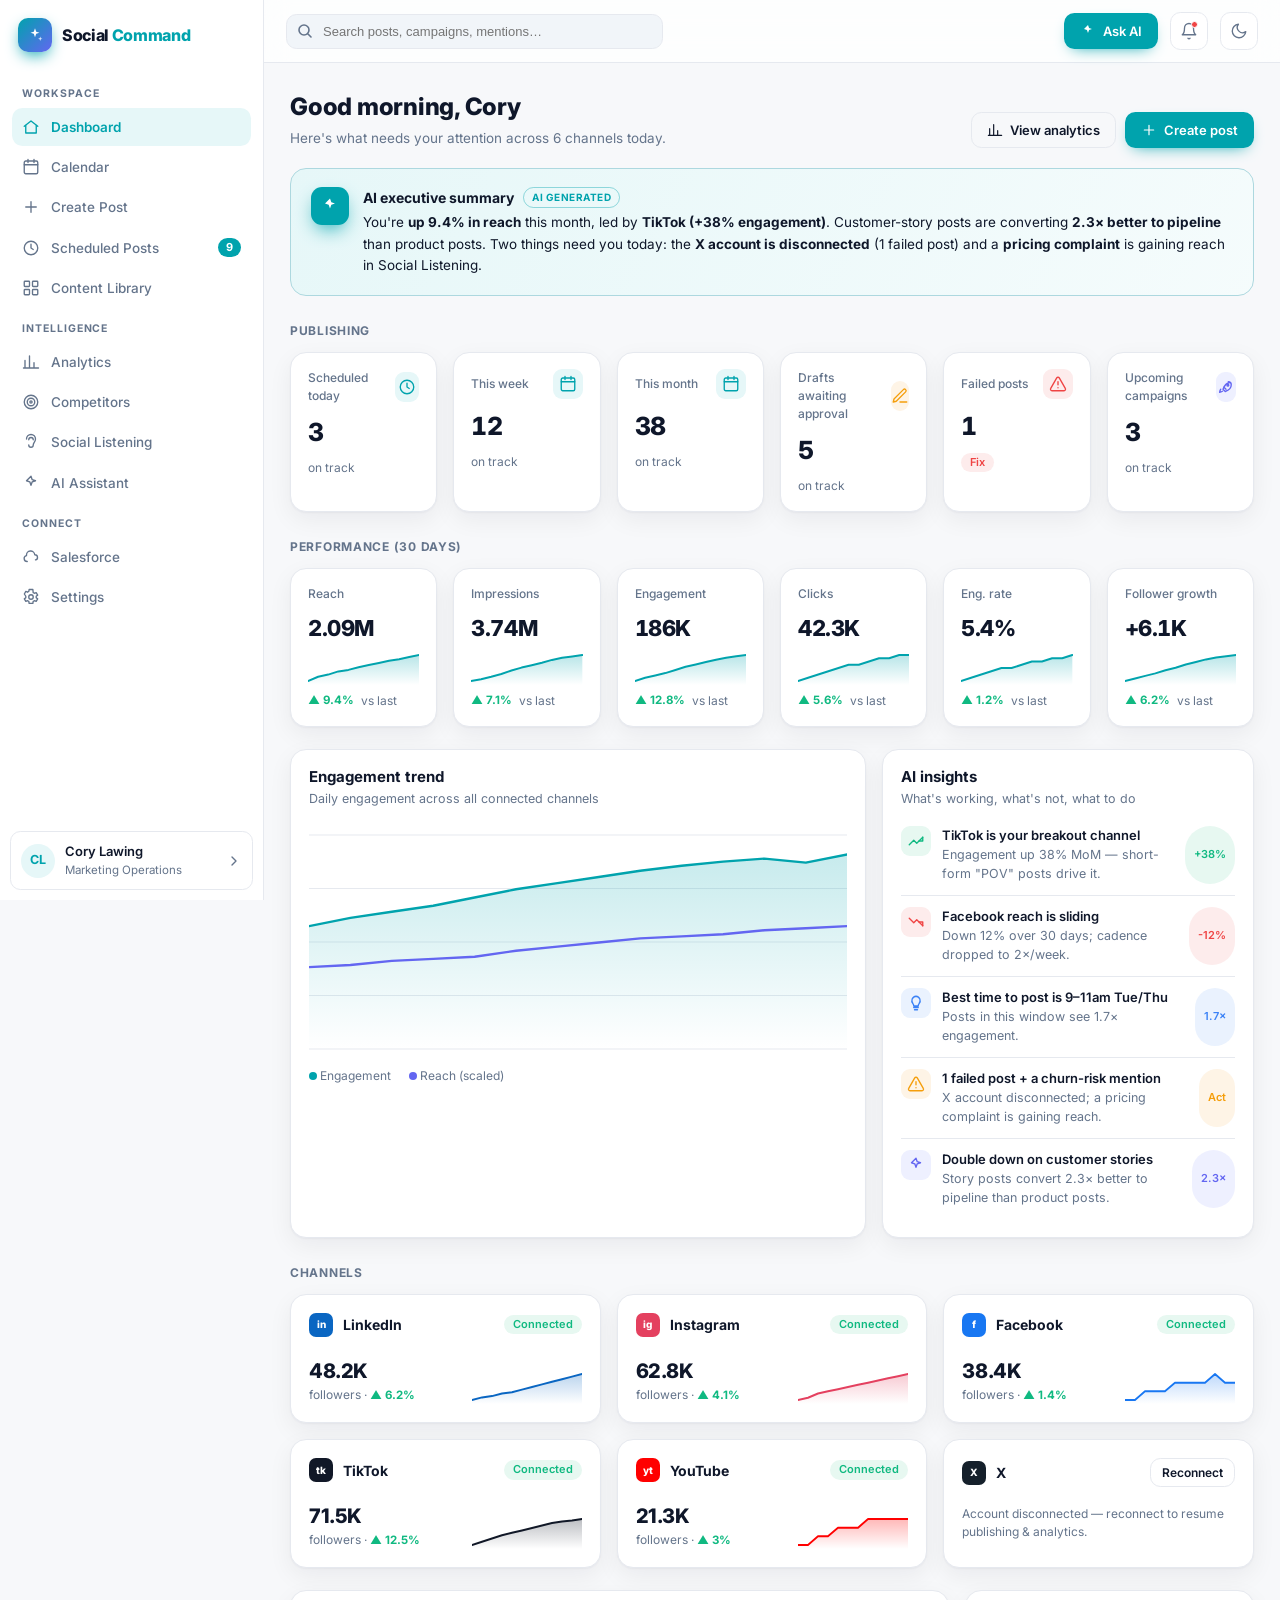
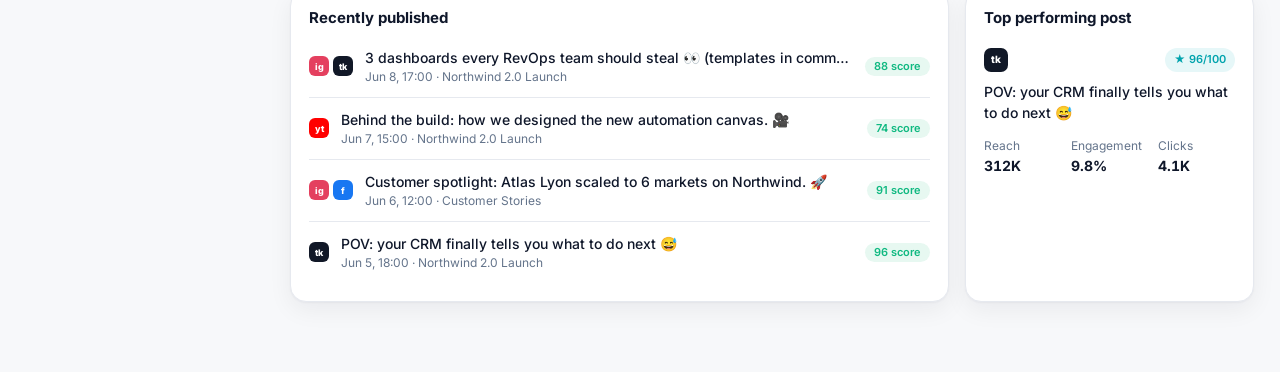
<file: assets/demos/social-command-center.html>
<!DOCTYPE html>
<html lang="en">
<head>
<meta charset="utf-8" />
<meta name="viewport" content="width=device-width, initial-scale=1" />
<title>Social Command Center — interactive demo</title>
<link rel="preconnect" href="https://fonts.googleapis.com">
<link rel="preconnect" href="https://fonts.gstatic.com" crossorigin>
<link href="https://fonts.googleapis.com/css2?family=Inter:wght@400;500;600;700;800&display=swap" rel="stylesheet">
<style>
/* =======================================================================
   Social Command Center — standalone, genericized recreation of an
   AI-native social media command center (orig. Next.js/React/Tailwind v4).
   Faithful to the source design tokens; light + dark; all mock data.
   ======================================================================= */
:root{
  --bg:#F7F8FA; --surface:#FFFFFF; --card:#FFFFFF; --muted:#F1F5F9; --border:#E6E9EF;
  --fg:#0F172A; --mfg:#64748B;
  --primary:#00A3AD; --primary-soft:#E6F7F8; --on-primary:#FFFFFF;
  --accent:#6366F1; --accent-soft:#EEF0FF;
  --success:#10B981; --warning:#F59E0B; --danger:#EF4444; --info:#3B82F6;
  --success-soft:#E7F8F1; --warning-soft:#FEF4E6; --danger-soft:#FDECEC; --info-soft:#EAF2FE;
  --radius:1rem; --radius-md:.65rem; --radius-sm:.4rem;
  --shadow-soft:0 1px 2px rgba(15,23,42,.04),0 8px 24px rgba(15,23,42,.06);
  --shadow-card:0 1px 3px rgba(15,23,42,.05),0 12px 32px rgba(15,23,42,.07);
  --sidebar-w:264px;
}
html.dark{
  --bg:#0A0E14; --surface:#11161F; --card:#11161F; --muted:#1A2230; --border:#1F2937;
  --fg:#E6EDF3; --mfg:#8B97A8;
  --primary:#22C1CC; --primary-soft:#0D2B2E; --on-primary:#062023;
  --accent:#818CF8; --accent-soft:#1B2140;
  --success:#34D399; --warning:#FBBF24; --danger:#F87171; --info:#60A5FA;
  --success-soft:#0E2A22; --warning-soft:#2C2310; --danger-soft:#2C1414; --info-soft:#0E2036;
  --shadow-soft:0 1px 2px rgba(0,0,0,.3),0 8px 24px rgba(0,0,0,.35);
  --shadow-card:0 1px 3px rgba(0,0,0,.35),0 12px 32px rgba(0,0,0,.45);
}
*{box-sizing:border-box;}
html,body{margin:0;height:100%;overflow-x:clip;max-width:100%;}
body{background:var(--bg);color:var(--fg);font-family:"Inter",-apple-system,BlinkMacSystemFont,"Segoe UI",Roboto,Helvetica,Arial,sans-serif;
  -webkit-font-smoothing:antialiased;text-rendering:optimizeLegibility;font-size:14px;line-height:1.5;}
.num{font-variant-numeric:tabular-nums;}
button{font-family:inherit;cursor:pointer;}
a{color:inherit;text-decoration:none;}
h1,h2,h3,h4{margin:0;letter-spacing:-.01em;}
::-webkit-scrollbar{width:10px;height:10px;}
::-webkit-scrollbar-thumb{background:var(--border);border-radius:8px;border:2px solid var(--bg);}

/* ---------- layout ---------- */
.layout{display:flex;min-height:100vh;}
.sidebar{width:var(--sidebar-w);flex-shrink:0;background:var(--surface);border-right:1px solid var(--border);
  display:flex;flex-direction:column;position:fixed;inset:0 auto 0 0;height:100vh;z-index:40;transition:transform .25s ease;}
.brand{display:flex;align-items:center;gap:10px;padding:18px 18px 14px;}
.brand__mark{width:34px;height:34px;border-radius:10px;background:linear-gradient(135deg,var(--primary),var(--accent));display:grid;place-items:center;color:#fff;flex-shrink:0;box-shadow:0 6px 16px -4px var(--primary);}
.brand__name{font-weight:800;font-size:16px;letter-spacing:-.02em;}
.brand__name span{color:var(--primary);}
.nav{flex:1;overflow:auto;padding:6px 12px 12px;}
.nav__group{margin-top:14px;}
.nav__label{font-size:10.5px;font-weight:700;letter-spacing:.09em;text-transform:uppercase;color:var(--mfg);padding:0 10px 6px;}
.nav__item{display:flex;align-items:center;gap:11px;padding:9px 10px;border-radius:var(--radius-md);color:var(--mfg);font-weight:500;font-size:13.5px;margin-bottom:2px;transition:.13s;position:relative;}
.nav__item:hover{background:var(--muted);color:var(--fg);}
.nav__item.on{background:var(--primary-soft);color:var(--primary);font-weight:600;}
.nav__item.on svg{color:var(--primary);}
.nav__item svg{width:18px;height:18px;flex-shrink:0;color:var(--mfg);}
.nav__item.on svg{color:var(--primary);}
.nav__badge{margin-left:auto;font-size:11px;font-weight:700;background:var(--primary);color:var(--on-primary);border-radius:999px;padding:1px 8px;}
.usercard{display:flex;align-items:center;gap:10px;margin:10px;padding:10px;border:1px solid var(--border);border-radius:var(--radius-md);}
.usercard .meta{flex:1;min-width:0;}
.usercard .nm{font-weight:600;font-size:13px;}
.usercard .rl{font-size:11.5px;color:var(--mfg);}

.content{flex:1;min-width:0;margin-left:var(--sidebar-w);display:flex;flex-direction:column;}
.topbar{position:sticky;top:0;z-index:30;display:flex;align-items:center;gap:12px;padding:12px 22px;
  background:color-mix(in srgb,var(--surface) 78%,transparent);backdrop-filter:blur(12px);-webkit-backdrop-filter:blur(12px);
  border-bottom:1px solid var(--border);}
.hamb{display:none;width:38px;height:38px;border-radius:var(--radius-md);border:1px solid var(--border);background:var(--surface);place-items:center;color:var(--fg);}
.search{flex:1;min-width:0;max-width:420px;position:relative;}
.search input{width:100%;padding:9px 12px 9px 36px;border-radius:var(--radius-md);border:1px solid var(--border);background:var(--muted);color:var(--fg);font-size:13px;outline:none;}
.search input:focus{border-color:var(--primary);background:var(--surface);}
.search svg{position:absolute;left:11px;top:50%;transform:translateY(-50%);color:var(--mfg);}
.topbar__spacer{flex:1;}
.iconbtn{width:38px;height:38px;border-radius:var(--radius-md);border:1px solid var(--border);background:var(--surface);display:grid;place-items:center;color:var(--mfg);position:relative;transition:.13s;}
.iconbtn:hover{color:var(--fg);border-color:var(--mfg);}
.iconbtn .reddot{position:absolute;top:8px;right:9px;width:7px;height:7px;border-radius:50%;background:var(--danger);border:1.5px solid var(--surface);}
.main{padding:26px 26px 70px;max-width:1400px;width:100%;margin:0 auto;}
.view{animation:fadeup .4s ease;}
@keyframes fadeup{from{opacity:0;transform:translateY(8px)}to{opacity:1;transform:translateY(0)}}

/* ---------- primitives ---------- */
.btn{display:inline-flex;align-items:center;justify-content:center;gap:7px;font-weight:600;font-size:13px;border-radius:var(--radius-md);padding:9px 15px;border:1px solid transparent;transition:.14s;white-space:nowrap;}
.btn svg{width:16px;height:16px;}
.btn--primary{background:var(--primary);color:var(--on-primary);box-shadow:0 6px 16px -8px var(--primary);}
.btn--primary:hover{filter:brightness(1.06);transform:translateY(-1px);}
.btn--secondary{background:var(--muted);color:var(--fg);}
.btn--secondary:hover{background:var(--border);}
.btn--outline{background:transparent;border-color:var(--border);color:var(--fg);}
.btn--outline:hover{border-color:var(--mfg);}
.btn--ghost{background:transparent;color:var(--mfg);}
.btn--ghost:hover{background:var(--muted);color:var(--fg);}
.btn--danger{background:var(--danger);color:#fff;}
.btn--sm{padding:6px 11px;font-size:12px;}
.btn--lg{padding:12px 20px;font-size:14px;}
.btn--icon{padding:0;width:36px;height:36px;}

.card{background:var(--card);border:1px solid var(--border);border-radius:var(--radius);box-shadow:var(--shadow-soft);transition:box-shadow .2s,transform .2s;}
.card--hover:hover{box-shadow:var(--shadow-card);transform:translateY(-2px);}
.card__h{padding:16px 18px 0;}
.card__b{padding:18px;}
.card__t{font-size:15px;font-weight:700;}
.card__d{font-size:12.5px;color:var(--mfg);margin-top:2px;}

.badge{display:inline-flex;align-items:center;gap:5px;font-size:11px;font-weight:600;border-radius:999px;padding:2px 9px;line-height:1.4;}
.badge--default{background:var(--muted);color:var(--mfg);}
.badge--primary{background:var(--primary-soft);color:var(--primary);}
.badge--success{background:var(--success-soft);color:var(--success);}
.badge--warning{background:var(--warning-soft);color:var(--warning);}
.badge--danger{background:var(--danger-soft);color:var(--danger);}
.badge--info{background:var(--info-soft);color:var(--info);}
.badge--accent{background:var(--accent-soft);color:var(--accent);}

.input,.textarea{width:100%;padding:10px 12px;border:1px solid var(--border);border-radius:var(--radius-md);background:var(--surface);color:var(--fg);font-family:inherit;font-size:13.5px;outline:none;}
.input:focus,.textarea:focus{border-color:var(--primary);box-shadow:0 0 0 3px var(--primary-soft);}
.textarea{resize:vertical;min-height:80px;line-height:1.6;}

.avatar{width:34px;height:34px;border-radius:50%;background:var(--primary-soft);color:var(--primary);display:grid;place-items:center;font-weight:700;font-size:12.5px;flex-shrink:0;}
.progress{height:7px;border-radius:999px;background:var(--muted);overflow:hidden;}
.progress > i{display:block;height:100%;border-radius:999px;background:var(--primary);}

.pchip{width:24px;height:24px;border-radius:7px;display:grid;place-items:center;color:#fff;font-size:10px;font-weight:800;flex-shrink:0;}
.pchip--sm{width:20px;height:20px;border-radius:6px;font-size:9px;}

/* page header */
.ph{display:flex;align-items:flex-end;justify-content:space-between;gap:16px;flex-wrap:wrap;margin-bottom:20px;}
.ph__title{font-size:24px;font-weight:800;}
.ph__sub{font-size:13.5px;color:var(--mfg);margin-top:3px;}
.ph__actions{display:flex;gap:9px;flex-wrap:wrap;}

/* grids */
.grid{display:grid;gap:16px;}
.g2{grid-template-columns:repeat(2,1fr);}
.g3{grid-template-columns:repeat(3,1fr);}
.g4{grid-template-columns:repeat(4,1fr);}
.g6{grid-template-columns:repeat(6,1fr);}
.row{display:flex;gap:16px;}
.section-title{font-size:12px;font-weight:700;letter-spacing:.06em;text-transform:uppercase;color:var(--mfg);margin:26px 0 12px;}

/* KPI */
.kpi{padding:16px 17px;}
.kpi__top{display:flex;align-items:center;justify-content:space-between;gap:8px;}
.kpi__label{font-size:12px;color:var(--mfg);font-weight:500;}
.kpi__ic{width:30px;height:30px;border-radius:9px;display:grid;place-items:center;background:var(--primary-soft);color:var(--primary);}
.kpi__val{font-size:25px;font-weight:800;margin-top:9px;letter-spacing:-.02em;}
.kpi__foot{display:flex;align-items:center;gap:7px;margin-top:7px;font-size:12px;}
.delta{display:inline-flex;align-items:center;gap:3px;font-weight:700;font-size:11.5px;}
.delta--up{color:var(--success);} .delta--down{color:var(--danger);}

/* AI banner */
.aibanner{background:linear-gradient(120deg,var(--primary-soft),color-mix(in srgb,var(--primary-soft) 40%,var(--card)));
  border:1px solid color-mix(in srgb,var(--primary) 25%,var(--border));border-radius:var(--radius);padding:18px 20px;display:flex;gap:14px;}
.aibanner__ic{width:38px;height:38px;border-radius:11px;background:var(--primary);color:#fff;display:grid;place-items:center;flex-shrink:0;box-shadow:0 8px 20px -6px var(--primary);}
.aibanner__tag{font-size:10px;font-weight:700;letter-spacing:.05em;text-transform:uppercase;color:var(--primary);border:1px solid color-mix(in srgb,var(--primary) 40%,transparent);border-radius:999px;padding:2px 8px;}

/* insights */
.insight{display:flex;gap:11px;padding:11px 0;border-bottom:1px solid var(--border);}
.insight:last-child{border-bottom:none;}
.insight__ic{width:30px;height:30px;border-radius:9px;display:grid;place-items:center;flex-shrink:0;}
.insight__t{font-weight:600;font-size:13px;}
.insight__p{font-size:12.5px;color:var(--mfg);margin-top:1px;}

/* lists */
.lrow{display:flex;align-items:center;gap:12px;padding:11px 0;border-bottom:1px solid var(--border);}
.lrow:last-child{border-bottom:none;}
.muted{color:var(--mfg);} .small{font-size:12px;}

/* table */
.tbl{width:100%;border-collapse:collapse;font-size:13px;}
.tbl th{text-align:left;font-size:10.5px;letter-spacing:.05em;text-transform:uppercase;color:var(--mfg);font-weight:700;padding:10px 12px;border-bottom:1px solid var(--border);position:sticky;top:0;background:var(--card);}
.tbl td{padding:11px 12px;border-bottom:1px solid var(--border);vertical-align:middle;}
.tbl tr:hover td{background:var(--muted);}
.tbl .r{text-align:right;}
.tbl tfoot td{font-weight:700;border-top:2px solid var(--border);border-bottom:none;background:var(--muted);}

/* segmented control */
.seg{display:inline-flex;background:var(--muted);border-radius:var(--radius-md);padding:3px;gap:2px;}
.seg button{border:none;background:transparent;color:var(--mfg);font-weight:600;font-size:12.5px;padding:6px 13px;border-radius:calc(var(--radius-md) - 3px);}
.seg button.on{background:var(--surface);color:var(--fg);box-shadow:var(--shadow-soft);}

/* chart bits */
.chart{width:100%;display:block;}
.dot{width:8px;height:8px;border-radius:50%;display:inline-block;flex-shrink:0;}

/* calendar */
.calgrid{display:grid;grid-template-columns:repeat(7,1fr);gap:8px;}
.calhd{font-size:11px;font-weight:700;color:var(--mfg);text-transform:uppercase;letter-spacing:.04em;text-align:center;padding-bottom:4px;}
.calcell{min-height:104px;min-width:0;border:1px solid var(--border);border-radius:var(--radius-md);padding:7px;background:var(--surface);display:flex;flex-direction:column;gap:4px;}
.calchip{min-width:0;max-width:100%;}
.calcell.dim{opacity:.45;}
.calcell.today{border-color:var(--primary);box-shadow:0 0 0 1px var(--primary);}
.caldate{font-size:11.5px;font-weight:700;color:var(--mfg);}
.calchip{font-size:10.5px;font-weight:600;color:#fff;border-radius:6px;padding:3px 6px;display:flex;align-items:center;gap:5px;cursor:pointer;overflow:hidden;white-space:nowrap;text-overflow:ellipsis;}

/* composer preview */
.preview{border:1px solid var(--border);border-radius:var(--radius-md);overflow:hidden;background:var(--surface);}
.preview__h{display:flex;align-items:center;gap:9px;padding:11px 13px;border-bottom:1px solid var(--border);}
.preview__body{padding:13px;font-size:13px;line-height:1.55;}
.charbar{height:5px;border-radius:999px;background:var(--muted);overflow:hidden;margin-top:9px;}
.charbar > i{display:block;height:100%;background:var(--primary);}

/* chips/toggles */
.chip{display:inline-flex;align-items:center;gap:7px;padding:7px 12px;border:1px solid var(--border);border-radius:999px;font-size:12.5px;font-weight:600;color:var(--mfg);background:var(--surface);transition:.13s;}
.chip.on{border-color:var(--primary);background:var(--primary-soft);color:var(--primary);}
.tgl{width:38px;height:22px;border-radius:999px;background:var(--border);position:relative;transition:.16s;flex-shrink:0;}
.tgl::after{content:"";position:absolute;top:2px;left:2px;width:18px;height:18px;border-radius:50%;background:#fff;transition:.16s;box-shadow:0 1px 3px rgba(0,0,0,.3);}
.tgl.on{background:var(--primary);}
.tgl.on::after{transform:translateX(16px);}

/* assistant */
.chat{display:flex;flex-direction:column;gap:14px;padding:6px 2px;}
.bubble{max-width:78%;padding:12px 15px;border-radius:16px;font-size:13.5px;line-height:1.55;}
.bubble--user{align-self:flex-end;background:var(--primary);color:var(--on-primary);border-bottom-right-radius:5px;}
.bubble--ai{align-self:flex-start;background:var(--surface);border:1px solid var(--border);border-bottom-left-radius:5px;display:flex;gap:11px;box-shadow:var(--shadow-soft);}
.bubble--ai .ai-ic{width:28px;height:28px;border-radius:9px;background:linear-gradient(135deg,var(--primary),var(--accent));color:#fff;display:grid;place-items:center;flex-shrink:0;}

/* heatmap */
.heat{display:grid;grid-template-columns:auto repeat(6,1fr);gap:4px;}
.heatcell{height:26px;border-radius:6px;display:grid;place-items:center;font-size:10px;color:var(--fg);}
.heatlbl{font-size:11px;color:var(--mfg);display:flex;align-items:center;}

/* funnel */
.funnel{display:flex;flex-direction:column;gap:6px;}
.fstage{position:relative;border-radius:var(--radius-md);padding:12px 16px;color:#fff;display:flex;align-items:center;justify-content:space-between;}
.fconv{text-align:center;font-size:11px;color:var(--mfg);font-weight:600;}

.toast{position:fixed;left:50%;bottom:24px;transform:translateX(-50%) translateY(20px);background:var(--fg);color:var(--bg);padding:11px 18px;border-radius:var(--radius-md);font-size:13px;font-weight:600;opacity:0;pointer-events:none;transition:.25s;z-index:90;box-shadow:var(--shadow-card);}
.toast.show{opacity:1;transform:translateX(-50%) translateY(0);}
.scrim{position:fixed;inset:0;background:rgba(8,12,20,.5);z-index:38;opacity:0;pointer-events:none;transition:.2s;}
.scrim.on{opacity:1;pointer-events:auto;}

/* responsive */
@media(max-width:1180px){ .g6{grid-template-columns:repeat(3,1fr);} .g4{grid-template-columns:repeat(2,1fr);} }
@media(max-width:1024px){
  .sidebar{transform:translateX(-100%);box-shadow:var(--shadow-card);}
  .sidebar.open{transform:none;}
  .content{margin-left:0;}
  .hamb{display:grid;}
}
@media(max-width:760px){
  .main{padding:18px 15px 60px;}
  .g2,.g3,.g4,.g6{grid-template-columns:1fr;}
  .row{flex-direction:column;}
  .split{grid-template-columns:1fr !important;}
  .search{max-width:none;}
  .hide-sm{display:none !important;}
  .calgrid{gap:4px;} .calcell{min-height:76px;}
  .bubble{max-width:90%;}
}
</style>
</head>
<body>
<div class="layout">
  <aside class="sidebar" id="sidebar">
    <div class="brand">
      <div class="brand__mark"><svg width="18" height="18" viewBox="0 0 24 24" fill="none"><path d="M12 3l1.6 4.6L18 9l-4.4 1.4L12 15l-1.6-4.6L6 9l4.4-1.4L12 3z" fill="currentColor"/><path d="M19 14l.8 2.2L22 17l-2.2.8L19 20l-.8-2.2L16 17l2.2-.8L19 14z" fill="currentColor" opacity=".8"/></svg></div>
      <div class="brand__name">Social <span>Command</span></div>
    </div>
    <nav class="nav" id="nav"></nav>
    <div class="usercard">
      <div class="avatar">CL</div>
      <div class="meta"><div class="nm">Cory Lawing</div><div class="rl">Marketing Operations</div></div>
      <svg width="16" height="16" viewBox="0 0 24 24" fill="none" class="muted"><path d="M9 6l6 6-6 6" stroke="currentColor" stroke-width="2" stroke-linecap="round" stroke-linejoin="round"/></svg>
    </div>
  </aside>
  <div class="scrim" id="scrim" onclick="closeNav()"></div>

  <div class="content">
    <header class="topbar">
      <button class="hamb" onclick="openNav()"><svg width="18" height="18" viewBox="0 0 24 24" fill="none"><path d="M3 6h18M3 12h18M3 18h18" stroke="currentColor" stroke-width="2" stroke-linecap="round"/></svg></button>
      <div class="search">
        <svg width="16" height="16" viewBox="0 0 16 16" fill="none"><circle cx="7" cy="7" r="5" stroke="currentColor" stroke-width="1.6"/><path d="M11 11l3 3" stroke="currentColor" stroke-width="1.6" stroke-linecap="round"/></svg>
        <input placeholder="Search posts, campaigns, mentions…" onkeydown="if(event.key==='Enter')toast('Search is illustrative in this demo')">
      </div>
      <div class="topbar__spacer"></div>
      <button class="btn btn--primary" onclick="go('assistant')"><svg viewBox="0 0 24 24" fill="none"><path d="M12 3l1.6 4.6L18 9l-4.4 1.4L12 15l-1.6-4.6L6 9z" fill="currentColor"/></svg><span class="hide-sm">Ask AI</span></button>
      <button class="iconbtn" onclick="toast('3 new notifications')"><svg width="18" height="18" viewBox="0 0 24 24" fill="none"><path d="M6 8a6 6 0 1112 0c0 7 3 9 3 9H3s3-2 3-9z" stroke="currentColor" stroke-width="1.8" stroke-linejoin="round"/><path d="M10.5 21a1.5 1.5 0 003 0" stroke="currentColor" stroke-width="1.8"/></svg><span class="reddot"></span></button>
      <button class="iconbtn" id="themeBtn" onclick="toggleTheme()" title="Toggle theme"></button>
    </header>
    <main class="main"><div class="view" id="view"></div></main>
  </div>
</div>
<div class="toast" id="toast"></div>

<script>
/* ============================ DATA (mock) ============================ */
const PLAT={
  linkedin:{n:'LinkedIn',c:'#0A66C2',m:'in'}, instagram:{n:'Instagram',c:'#E4405F',m:'ig'},
  facebook:{n:'Facebook',c:'#1877F2',m:'f'}, tiktok:{n:'TikTok',c:'#111827',m:'tk'},
  youtube:{n:'YouTube',c:'#FF0000',m:'yt'}, x:{n:'X',c:'#15202B',m:'X'}
};
const ACCOUNTS=[
  {p:'linkedin', followers:48200, reach:312000, eng:4.8, growth:6.2, connected:true,  spark:[28,30,31,33,34,36,38,40,42,44,46,48]},
  {p:'instagram',followers:62800, reach:540000, eng:5.6, growth:4.1, connected:true,  spark:[51,52,54,55,56,57,58,59,60,61,62,63]},
  {p:'facebook', followers:38400, reach:210000, eng:2.9, growth:1.4, connected:true,  spark:[36,36,37,37,37,38,38,38,38,39,38,38]},
  {p:'tiktok',   followers:71500, reach:880000, eng:8.7, growth:12.5,connected:true,  spark:[40,44,48,52,55,58,61,64,67,69,70,72]},
  {p:'youtube',  followers:21300, reach:145000, eng:3.4, growth:3.0, connected:true,  spark:[18,18,19,19,20,20,20,21,21,21,21,21]},
  {p:'x',        followers:15600, reach:0,      eng:0,   growth:0,   connected:false, spark:[16,16,15,15,15,15,15,15,15,15,16,16]}
];
const CAMP={launch:{n:'Northwind 2.0 Launch',c:'#00A3AD'}, webinar:{n:'Growth Webinar Series',c:'#6366F1'}, stories:{n:'Customer Stories',c:'#F59E0B'}};
const OWNERS={ml:'Mara Lin', jd:'Jordan Diaz', sk:'Sam Okafor', pv:'Priya V.'};
const POSTS=[
  {id:1, txt:'Northwind 2.0 is live — automation that runs your whole pipeline. See what shipped →', pl:['linkedin','x'], camp:'launch', own:'ml', date:'Jun 9, 09:00', status:'scheduled', appr:'approved', perf:0},
  {id:2, txt:'How a 40-person team cut reporting time by 70% with Northwind. Full story on the blog.', pl:['linkedin','facebook'], camp:'stories', own:'jd', date:'Jun 9, 13:30', status:'scheduled', appr:'approved', perf:0},
  {id:3, txt:'3 dashboards every RevOps team should steal 👀 (templates in comments)', pl:['instagram','tiktok'], camp:'launch', own:'sk', date:'Jun 8, 17:00', status:'published', appr:'approved', perf:88},
  {id:4, txt:'Live next week: Scaling pipeline without scaling headcount. Save your seat.', pl:['linkedin'], camp:'webinar', own:'pv', date:'Jun 10, 10:00', status:'needs_approval', appr:'pending', perf:0},
  {id:5, txt:'Behind the build: how we designed the new automation canvas. 🎥', pl:['youtube'], camp:'launch', own:'sk', date:'Jun 7, 15:00', status:'published', appr:'approved', perf:74},
  {id:6, txt:'Quick tip: route every inbound lead in under 5 minutes. Here\'s the recipe.', pl:['x','linkedin'], camp:'stories', own:'jd', date:'Jun 11, 08:30', status:'draft', appr:'draft', perf:0},
  {id:7, txt:'Customer spotlight: Atlas Lyon scaled to 6 markets on Northwind. 🚀', pl:['instagram','facebook'], camp:'stories', own:'ml', date:'Jun 6, 12:00', status:'published', appr:'approved', perf:91},
  {id:8, txt:'The webinar recording is live — 9 plays to grow pipeline this quarter.', pl:['linkedin','youtube'], camp:'webinar', own:'pv', date:'Jun 12, 11:00', status:'scheduled', appr:'approved', perf:0},
  {id:9, txt:'POV: your CRM finally tells you what to do next 😅', pl:['tiktok'], camp:'launch', own:'sk', date:'Jun 5, 18:00', status:'published', appr:'approved', perf:96},
  {id:10,txt:'We tried to publish to X but the account is disconnected.', pl:['x'], camp:'launch', own:'jd', date:'Jun 8, 09:00', status:'failed', appr:'approved', perf:0},
  {id:11,txt:'Draft: end-of-quarter wrap — numbers + what we learned.', pl:['linkedin'], camp:'stories', own:'ml', date:'—', status:'draft', appr:'draft', perf:0},
  {id:12,txt:'Hiring: Senior Lifecycle Marketer. Remote-first, come build with us.', pl:['linkedin','x'], camp:'launch', own:'pv', date:'Jun 13, 14:00', status:'needs_approval', appr:'pending', perf:0}
];
const COMPETITORS=[
  {n:'Apex Suite', followers:128000, ppw:9,  eng:3.1, reach:'1.2M', growth:2.4, themes:['Product','Webinars','Hiring'], spark:[120,121,122,123,124,125,126,127,127,128,128,128], ai:'Heavy product-update cadence; low storytelling. Beatable on customer proof.'},
  {n:'Flowly',     followers:86000,  ppw:14, eng:5.8, reach:'940K', growth:7.9, themes:['Memes','Tips','Community'], spark:[60,64,68,71,74,77,79,81,83,84,85,86], ai:'Fastest-growing rival — strong short-form. Watch their TikTok playbook.'},
  {n:'Vantage',    followers:201000, ppw:6,  eng:1.9, reach:'1.6M', growth:0.8, themes:['Thought leadership','Reports'], spark:[198,198,199,199,200,200,200,201,201,201,201,201], ai:'Large but stagnant. Enterprise tone; little engagement per post.'},
  {n:'Hubport',    followers:54000,  ppw:11, eng:4.4, reach:'610K', growth:5.1, themes:['How-to','Integrations'], spark:[44,45,46,47,48,49,50,51,52,53,53,54], ai:'Strong integrations content. Mirrors our SEO topics closely.'},
  {n:'Northstar',  followers:39000,  ppw:8,  eng:6.2, reach:'480K', growth:9.3, themes:['Founder-led','Behind the scenes'], spark:[29,30,31,32,33,34,35,36,37,38,38,39], ai:'Founder-led brand with very high engagement. Authenticity is their edge.'}
];
const MENTIONS=[
  {a:'Dana Reyes', h:'@danabuilds', p:'linkedin', t:'2h', s:'pos', tags:['Praise','Feature'], reach:'12.4K', risk:false, txt:'Northwind 2.0 just saved my team a full day of manual reporting. The automation canvas is genuinely the best I\'ve used.'},
  {a:'Marcus Bright', h:'@mbright', p:'x', t:'4h', s:'neg', tags:['Bug','Urgent'], reach:'8.1K', risk:true, txt:'Anyone else hitting a sync delay on Northwind this morning? Dashboards are 20 min behind. @northwind help?'},
  {a:'Lena Fox', h:'@lenafox', p:'instagram', t:'6h', s:'neu', tags:['Question'], reach:'3.3K', risk:false, txt:'Does Northwind integrate with HubSpot or just Salesforce? Considering switching from Flowly.'},
  {a:'Tomás A.', h:'@tomasaceves', p:'tiktok', t:'9h', s:'pos', tags:['UGC','Praise'], reach:'45K', risk:false, txt:'made a whole video on my Northwind setup because people kept asking 😅 link in bio'},
  {a:'Priya Nair', h:'@priyatalks', p:'linkedin', t:'1d', s:'neg', tags:['Pricing','Churn risk'], reach:'19K', risk:true, txt:'Love the product but the new pricing tier is steep for smaller teams. Evaluating alternatives this quarter.'},
  {a:'Omar Said', h:'@omarsaid', p:'x', t:'1d', s:'pos', tags:['Praise'], reach:'2.2K', risk:false, txt:'The Growth Webinar was actually useful — rare. Took 3 plays straight into our Q3 plan.'}
];
const KEYWORDS=[
  {k:'Northwind', vol:1840, s:72, tr:14}, {k:'automation canvas', vol:920, s:68, tr:31},
  {k:'pipeline reporting', vol:610, s:55, tr:-6}, {k:'#RevOps', vol:2300, s:61, tr:9}, {k:'Flowly vs Northwind', vol:280, s:48, tr:22}
];
const INSIGHTS=[
  {k:'win', t:'TikTok is your breakout channel', p:'Engagement up 38% MoM — short-form "POV" posts drive it.', m:'+38%'},
  {k:'loss',t:'Facebook reach is sliding', p:'Down 12% over 30 days; cadence dropped to 2×/week.', m:'-12%'},
  {k:'opp', t:'Best time to post is 9–11am Tue/Thu', p:'Posts in this window see 1.7× engagement.', m:'1.7×'},
  {k:'risk',t:'1 failed post + a churn-risk mention', p:'X account disconnected; a pricing complaint is gaining reach.', m:'Act'},
  {k:'rec', t:'Double down on customer stories', p:'Story posts convert 2.3× better to pipeline than product posts.', m:'2.3×'}
];
const PERF=[
  {l:'Reach', v:'2.09M', d:9.4, sp:[160,168,172,178,181,186,190,194,198,201,205,209]},
  {l:'Impressions', v:'3.74M', d:7.1, sp:[300,305,312,320,330,338,345,352,360,366,370,374]},
  {l:'Engagement', v:'186K', d:12.8, sp:[120,128,134,140,148,156,162,168,174,179,183,186]},
  {l:'Clicks', v:'42.3K', d:5.6, sp:[34,35,36,37,38,39,39,40,41,41,42,42]},
  {l:'Eng. rate', v:'5.4%', d:1.2, sp:[4.6,4.7,4.8,4.9,5.0,5.0,5.1,5.2,5.2,5.3,5.3,5.4]},
  {l:'Follower growth', v:'+6.1K', d:6.2, sp:[2,2.4,2.8,3.2,3.7,4.1,4.6,5.0,5.4,5.7,5.9,6.1]}
];
const FUNNEL=[
  {l:'Clicks', v:48200, c:'#00A3AD'}, {l:'Leads', v:3120, c:'#13AEB5'},
  {l:'MQLs', v:1180, c:'#26B9BE'}, {l:'SQLs', v:540, c:'#6366F1'},
  {l:'Opportunities', v:210, c:'#7C7CF0'}, {l:'Pipeline', v:'$1.84M', c:'#22C55E'}, {l:'Closed Won', v:'$612K', c:'#16A34A'}
];
const ATTR=[
  {post:'Northwind 2.0 is live →', p:'linkedin', camp:'launch', clicks:9200, leads:640, mql:248, sql:120, opp:46, pipe:520000, won:182000},
  {post:'Atlas Lyon customer story', p:'instagram', camp:'stories', clicks:7400, leads:520, mql:210, sql:98, opp:38, pipe:410000, won:150000},
  {post:'Scaling pipeline webinar', p:'linkedin', camp:'webinar', clicks:6100, leads:430, mql:180, sql:84, opp:33, pipe:360000, won:120000},
  {post:'POV: your CRM tells you what to do', p:'tiktok', camp:'launch', clicks:11200, leads:380, mql:120, sql:52, opp:21, pipe:210000, won:60000},
  {post:'Behind the build (video)', p:'youtube', camp:'launch', clicks:3300, leads:190, mql:78, sql:34, opp:14, pipe:140000, won:48000}
];

/* ============================ HELPERS ============================ */
const $=id=>document.getElementById(id);
function toast(m){const t=$('toast');t.textContent=m;t.classList.add('show');clearTimeout(t._h);t._h=setTimeout(()=>t.classList.remove('show'),2200);}
const fmt=n=>n>=1e6?(n/1e6).toFixed(2)+'M':n>=1e3?(n/1e3).toFixed(1)+'K':String(n);
const money=n=>typeof n==='string'?n:(n>=1e6?'$'+(n/1e6).toFixed(2)+'M':n>=1e3?'$'+(n/1e3).toFixed(0)+'K':'$'+n);
function pchip(p,sm){const x=PLAT[p];return `<span class="pchip ${sm?'pchip--sm':''}" style="background:${x.c}">${x.m}</span>`;}
function deltaEl(d){const up=d>=0;return `<span class="delta delta--${up?'up':'down'}">${up?'▲':'▼'} ${Math.abs(d)}%</span>`;}
function spark(data,color){
  color=color||'var(--primary)';const w=120,h=34,mn=Math.min(...data),mx=Math.max(...data),rg=(mx-mn)||1;
  const pts=data.map((v,i)=>[i/(data.length-1)*w, h-4-((v-mn)/rg)*(h-8)]);
  const line=pts.map((p,i)=>(i?'L':'M')+p[0].toFixed(1)+' '+p[1].toFixed(1)).join(' ');
  const area=line+` L${w} ${h} L0 ${h} Z`;const id='sg'+Math.random().toString(36).slice(2,7);
  return `<svg class="chart" viewBox="0 0 ${w} ${h}" preserveAspectRatio="none" style="height:34px"><defs><linearGradient id="${id}" x1="0" x2="0" y1="0" y2="1"><stop offset="0" stop-color="${color}" stop-opacity=".28"/><stop offset="1" stop-color="${color}" stop-opacity="0"/></linearGradient></defs><path d="${area}" fill="url(#${id})"/><path d="${line}" fill="none" stroke="${color}" stroke-width="2" stroke-linecap="round" stroke-linejoin="round"/></svg>`;
}
function areaChart(series,h){
  h=h||220;const w=560,pad=8;const all=series.flatMap(s=>s.data);const mx=Math.max(...all)*1.1,mn=0,rg=(mx-mn)||1;
  const xs=series[0].data.length;
  const grid=[0,.25,.5,.75,1].map(g=>`<line x1="0" x2="${w}" y1="${pad+g*(h-2*pad)}" y2="${pad+g*(h-2*pad)}" stroke="var(--border)" stroke-width="1"/>`).join('');
  const paths=series.map((s,si)=>{
    const pts=s.data.map((v,i)=>[i/(xs-1)*w,(h-pad)-((v-mn)/rg)*(h-2*pad)]);
    const line=pts.map((p,i)=>(i?'L':'M')+p[0].toFixed(1)+' '+p[1].toFixed(1)).join(' ');
    const id='ar'+si+Math.random().toString(36).slice(2,6);
    const area=line+` L${w} ${h-pad} L0 ${h-pad} Z`;
    return `<defs><linearGradient id="${id}" x1="0" x2="0" y1="0" y2="1"><stop offset="0" stop-color="${s.c}" stop-opacity=".22"/><stop offset="1" stop-color="${s.c}" stop-opacity="0"/></linearGradient></defs>${si===0?`<path d="${area}" fill="url(#${id})"/>`:''}<path d="${line}" fill="none" stroke="${s.c}" stroke-width="2.4" stroke-linecap="round" stroke-linejoin="round"/>`;
  }).join('');
  return `<svg class="chart" viewBox="0 0 ${w} ${h}" preserveAspectRatio="none" style="height:${h}px">${grid}${paths}</svg>`;
}
function hbars(rows){ // [{l,v,c}]
  const mx=Math.max(...rows.map(r=>r.v));
  return `<div style="display:flex;flex-direction:column;gap:11px">`+rows.map(r=>`
    <div style="display:flex;align-items:center;gap:11px">
      <div style="width:88px;font-size:12.5px;color:var(--mfg);text-align:right;flex-shrink:0">${r.l}</div>
      <div style="flex:1;background:var(--muted);border-radius:7px;height:22px;overflow:hidden"><div style="width:${(r.v/mx*100).toFixed(1)}%;height:100%;background:${r.c};border-radius:7px"></div></div>
      <div style="width:62px;font-weight:700;font-size:12.5px" class="num">${typeof r.v==='number'?fmt(r.v):r.v}</div>
    </div>`).join('')+`</div>`;
}

/* ============================ NAV ============================ */
const NAV=[
  {g:'Workspace', items:[
    ['dashboard','Dashboard',icHome()], ['calendar','Calendar',icCal()], ['create','Create Post',icPlus()],
    ['scheduled','Scheduled Posts',icClock(),'9'], ['library','Content Library',icLib()]
  ]},
  {g:'Intelligence', items:[
    ['analytics','Analytics',icChart()], ['competitors','Competitors',icTarget()], ['listening','Social Listening',icEar()], ['assistant','AI Assistant',icSpark()]
  ]},
  {g:'Connect', items:[ ['salesforce','Salesforce',icCloud()], ['settings','Settings',icGear()] ]}
];
function renderNav(){
  $('nav').innerHTML=NAV.map(grp=>`<div class="nav__group"><div class="nav__label">${grp.g}</div>`+
    grp.items.map(it=>`<a class="nav__item" data-r="${it[0]}" onclick="go('${it[0]}')">${it[2]}<span>${it[1]}</span>${it[3]?`<span class="nav__badge">${it[3]}</span>`:''}</a>`).join('')+`</div>`).join('');
}
function setActive(r){ document.querySelectorAll('.nav__item').forEach(n=>n.classList.toggle('on',n.dataset.r===r)); }

/* ============================ ROUTER ============================ */
let route='dashboard';
const SCREENS={dashboard:scrDashboard,calendar:scrCalendar,create:scrCreate,scheduled:scrScheduled,library:scrLibrary,analytics:scrAnalytics,competitors:scrCompetitors,listening:scrListening,assistant:scrAssistant,salesforce:scrSalesforce,settings:scrSettings};
function go(r){ route=r; setActive(r); const v=$('view'); v.style.animation='none'; void v.offsetWidth; v.style.animation=''; v.innerHTML=(SCREENS[r]||scrDashboard)(); window.scrollTo&&window.scrollTo(0,0); closeNav(); afterRender(r); }
function afterRender(r){ if(r==='assistant') bindAssistant(); }

/* ============================ SCREENS ============================ */
function ph(title,sub,actions){return `<div class="ph"><div><h1 class="ph__title">${title}</h1><div class="ph__sub">${sub}</div></div><div class="ph__actions">${actions||''}</div></div>`;}

/* 1. DASHBOARD */
function scrDashboard(){
  const pubKpis=[
    ['Scheduled today','3',icClock(),'primary',''],['This week','12',icCal(),'primary',''],
    ['This month','38',icCal(),'primary',''],['Drafts awaiting approval','5',icEdit(),'warning',''],
    ['Failed posts','1',icAlert(),'danger','<span class="badge badge--danger">Fix</span>'],['Upcoming campaigns','3',icRocket(),'accent','']
  ];
  const platCards=ACCOUNTS.map(a=>{const x=PLAT[a.p];return `
    <div class="card card--hover"><div class="card__b">
      <div style="display:flex;align-items:center;gap:10px;margin-bottom:10px">${pchip(a.p)}<div style="font-weight:700">${x.n}</div>
      ${a.connected?`<span class="badge badge--success" style="margin-left:auto">Connected</span>`:`<button class="btn btn--outline btn--sm" style="margin-left:auto" onclick="toast('Reconnect flow (demo)')">Reconnect</button>`}</div>
      ${a.connected?`<div style="display:flex;justify-content:space-between;align-items:flex-end"><div><div class="kpi__val" style="font-size:20px">${fmt(a.followers)}</div><div class="small muted">followers · ${deltaEl(a.growth)}</div></div><div style="width:110px">${spark(a.spark,x.c)}</div></div>`:`<div class="small muted" style="padding:8px 0">Account disconnected — reconnect to resume publishing & analytics.</div>`}
    </div></div>`;}).join('');
  const pubd=POSTS.filter(p=>p.status==='published');
  const top=pubd.slice().sort((a,b)=>b.perf-a.perf)[0];
  return `
  ${ph('Good morning, Cory','Here\'s what needs your attention across 6 channels today.',`<button class="btn btn--outline" onclick="go('analytics')">${icChart()} View analytics</button><button class="btn btn--primary" onclick="go('create')">${icPlus()} Create post</button>`)}
  <div class="aibanner">
    <div class="aibanner__ic"><svg width="20" height="20" viewBox="0 0 24 24" fill="none"><path d="M12 3l1.6 4.6L18 9l-4.4 1.4L12 15l-1.6-4.6L6 9z" fill="currentColor"/></svg></div>
    <div><div style="display:flex;align-items:center;gap:9px;margin-bottom:4px"><b>AI executive summary</b><span class="aibanner__tag">AI generated</span></div>
    <div style="font-size:13.5px;line-height:1.6">You're <b>up 9.4% in reach</b> this month, led by <b>TikTok (+38% engagement)</b>. Customer-story posts are converting <b>2.3× better to pipeline</b> than product posts. Two things need you today: the <b>X account is disconnected</b> (1 failed post) and a <b>pricing complaint</b> is gaining reach in Social Listening.</div></div>
  </div>
  <div class="section-title">Publishing</div>
  <div class="grid g6">${pubKpis.map(k=>`<div class="card kpi"><div class="kpi__top"><span class="kpi__label">${k[0]}</span><span class="kpi__ic" style="${k[3]==='warning'?'background:var(--warning-soft);color:var(--warning)':k[3]==='danger'?'background:var(--danger-soft);color:var(--danger)':k[3]==='accent'?'background:var(--accent-soft);color:var(--accent)':''}">${k[2]}</span></div><div class="kpi__val num">${k[1]}</div><div class="kpi__foot">${k[4]||'<span class="small muted">on track</span>'}</div></div>`).join('')}</div>
  <div class="section-title">Performance (30 days)</div>
  <div class="grid g6">${PERF.map(m=>`<div class="card kpi"><div class="kpi__label">${m.l}</div><div class="kpi__val num" style="font-size:22px">${m.v}</div><div style="margin:6px 0 2px">${spark(m.sp)}</div><div class="kpi__foot">${deltaEl(m.d)}<span class="small muted">vs last</span></div></div>`).join('')}</div>
  <div class="grid split" style="grid-template-columns:1.55fr 1fr;margin-top:22px">
    <div class="card"><div class="card__h"><div class="card__t">Engagement trend</div><div class="card__d">Daily engagement across all connected channels</div></div>
      <div class="card__b">${areaChart([{c:'var(--primary)',data:[120,128,134,140,148,156,162,168,174,179,183,186,182,190]},{c:'var(--accent)',data:[80,82,86,88,90,96,100,104,108,110,112,116,118,120]}],230)}
      <div style="display:flex;gap:18px;margin-top:10px;font-size:12px" class="muted"><span><span class="dot" style="background:var(--primary)"></span> Engagement</span><span><span class="dot" style="background:var(--accent)"></span> Reach (scaled)</span></div></div></div>
    <div class="card"><div class="card__h"><div class="card__t">AI insights</div><div class="card__d">What's working, what's not, what to do</div></div>
      <div class="card__b" style="padding-top:6px">${INSIGHTS.map(i=>{const cm=insightColor(i.k);return `<div class="insight"><div class="insight__ic" style="background:${cm.bg};color:${cm.fg}">${cm.ic}</div><div style="flex:1"><div class="insight__t">${i.t}</div><div class="insight__p">${i.p}</div></div><span class="badge badge--${cm.tone}">${i.m}</span></div>`;}).join('')}</div></div>
  </div>
  <div class="section-title">Channels</div>
  <div class="grid g3">${platCards}</div>
  <div class="grid split" style="grid-template-columns:1.4fr 1fr;margin-top:22px">
    <div class="card"><div class="card__h"><div class="card__t">Recently published</div></div><div class="card__b" style="padding-top:6px">
      ${pubd.map(p=>`<div class="lrow"><div style="display:flex;gap:4px">${p.pl.map(x=>pchip(x,1)).join('')}</div><div style="flex:1;min-width:0"><div style="font-weight:500;overflow:hidden;text-overflow:ellipsis;white-space:nowrap">${p.txt}</div><div class="small muted">${p.date} · ${CAMP[p.camp].n}</div></div><span class="badge badge--success">${p.perf} score</span></div>`).join('')}
    </div></div>
    <div class="card"><div class="card__h"><div class="card__t">Top performing post</div></div><div class="card__b">
      <div style="display:flex;gap:6px;margin-bottom:9px">${top.pl.map(x=>pchip(x)).join('')}<span class="badge badge--primary" style="margin-left:auto">★ ${top.perf}/100</span></div>
      <div style="font-size:14px;font-weight:500;line-height:1.5">${top.txt}</div>
      <div class="grid g3" style="margin-top:14px;gap:10px">
        <div><div class="small muted">Reach</div><div style="font-weight:700" class="num">312K</div></div>
        <div><div class="small muted">Engagement</div><div style="font-weight:700" class="num">9.8%</div></div>
        <div><div class="small muted">Clicks</div><div style="font-weight:700" class="num">4.1K</div></div>
      </div></div></div>
  </div>`;
}
function insightColor(k){return {
  win:{bg:'var(--success-soft)',fg:'var(--success)',tone:'success',ic:icTrend()},
  loss:{bg:'var(--danger-soft)',fg:'var(--danger)',tone:'danger',ic:icDown()},
  opp:{bg:'var(--info-soft)',fg:'var(--info)',tone:'info',ic:icBulb()},
  risk:{bg:'var(--warning-soft)',fg:'var(--warning)',tone:'warning',ic:icAlert()},
  rec:{bg:'var(--accent-soft)',fg:'var(--accent)',tone:'accent',ic:icSpark()}
}[k];}

/* 2. CALENDAR */
let calView='Month';
function scrCalendar(){
  const head=`<div class="seg">${['Month','Week','Day','Agenda'].map(v=>`<button class="${v===calView?'on':''}" onclick="calView='${v}';go('calendar')">${v}</button>`).join('')}</div>`;
  const filters=`<div style="display:flex;gap:7px;flex-wrap:wrap">${Object.keys(PLAT).map(p=>`<span class="chip on" onclick="this.classList.toggle('on')">${pchip(p,1)} ${PLAT[p].n}</span>`).join('')}</div>`;
  let body;
  if(calView==='Agenda'){
    body=`<div class="card"><div class="card__b">${POSTS.filter(p=>p.date!=='—').sort((a,b)=>a.date<b.date?-1:1).map(p=>`<div class="lrow"><span class="dot" style="background:${CAMP[p.camp].c}"></span><div style="width:96px;font-weight:600;font-size:12.5px" class="muted">${p.date}</div><div style="display:flex;gap:3px">${p.pl.map(x=>pchip(x,1)).join('')}</div><div style="flex:1;min-width:0;overflow:hidden;text-overflow:ellipsis;white-space:nowrap">${p.txt}</div>${statusBadge(p.status)}</div>`).join('')}</div></div>`;
  } else {
    const days=['Sun','Mon','Tue','Wed','Thu','Fri','Sat'];
    const start=2; // month starts on Tue offset (demo)
    const total=calView==='Week'?7:35;
    const byDay={3:[POSTS[2]],4:[POSTS[6]],8:[POSTS[8]],9:[POSTS[0],POSTS[1]],10:[POSTS[3]],12:[POSTS[7]],13:[POSTS[11]]};
    let cells='';
    for(let i=0;i<total;i++){const dn=i-start+1;const inM=dn>=1&&dn<=30;const evs=byDay[dn]||[];
      cells+=`<div class="calcell ${inM?'':'dim'} ${dn===9?'today':''}"><div class="caldate">${inM?dn:''}</div>${evs.map(e=>`<div class="calchip" style="background:${CAMP[e.camp].c}" onclick="openPost(${e.id})">${PLAT[e.pl[0]].m} · ${e.txt.slice(0,16)}…</div>`).join('')}</div>`;
    }
    body=`<div class="card"><div class="card__b"><div class="calgrid">${days.map(d=>`<div class="calhd">${d}</div>`).join('')}${cells}</div></div></div>`;
  }
  return `${ph('Calendar','Plan and schedule across every channel.',head)}<div style="margin-bottom:16px">${filters}</div>${body}`;
}
function statusBadge(s){return {
  scheduled:'<span class="badge badge--info">Scheduled</span>', published:'<span class="badge badge--success">Published</span>',
  draft:'<span class="badge badge--default">Draft</span>', needs_approval:'<span class="badge badge--warning">Needs approval</span>',
  failed:'<span class="badge badge--danger">Failed</span>'}[s]||'';}
function openPost(id){const p=POSTS.find(x=>x.id===id);toast(p.txt.slice(0,40)+'… — Edit · Reschedule · Duplicate · Approve');}

/* 3. CREATE POST */
const CHAR_LIM={linkedin:3000,instagram:2200,facebook:63206,tiktok:2200,youtube:5000,x:280};
function scrCreate(){
  const draft='Northwind 2.0 is here. Automation that runs your entire pipeline — lead routing, follow-ups, and reporting on autopilot. See what shipped 👇';
  const sel=['linkedin','instagram','x'];
  const previews=sel.map(p=>{const lim=CHAR_LIM[p];const len=draft.length;const over=len>lim;const pct=Math.min(100,len/lim*100);
    return `<div class="preview"><div class="preview__h">${pchip(p)}<b>${PLAT[p].n}</b><span class="badge badge--primary" style="margin-left:auto">${'AI'} optimized</span></div>
      <div class="preview__body">${draft}<div class="charbar"><i style="width:${pct}%;background:${over?'var(--danger)':'var(--primary)'}"></i></div>
      <div style="display:flex;justify-content:space-between;margin-top:6px" class="small ${over?'':'muted'}" ${over?'style="color:var(--danger);font-weight:600"':''}>${len} / ${lim} chars${over?' · over limit':''}<span class="muted">#RevOps #automation #SaaS</span></div>
      <div class="small" style="margin-top:9px;color:var(--primary)">✨ Add a clear CTA link — predicted +14% clicks on ${PLAT[p].n}.</div>
      <div style="margin-top:10px"><div class="small muted">Predicted engagement</div><div class="progress" style="margin-top:4px"><i style="width:${72-sel.indexOf(p)*8}%"></i></div></div>
      </div></div>`;}).join('');
  return `${ph('Create post','Write once, tailor everywhere.','')}
  <div class="grid split" style="grid-template-columns:1fr 1fr">
    <div class="card"><div class="card__b">
      <div class="small muted" style="font-weight:600;margin-bottom:7px">CHANNELS</div>
      <div style="display:flex;gap:7px;flex-wrap:wrap;margin-bottom:14px">${Object.keys(PLAT).map(p=>`<span class="chip ${sel.includes(p)?'on':''}" onclick="this.classList.toggle('on')">${pchip(p,1)} ${PLAT[p].n}</span>`).join('')}</div>
      <div class="small muted" style="font-weight:600;margin-bottom:7px">MASTER POST</div>
      <textarea class="textarea" style="min-height:150px">${draft}</textarea>
      <div style="display:flex;gap:8px;margin-top:10px;flex-wrap:wrap"><button class="btn btn--primary" onclick="toast('AI drafted 3 variations (demo)')">${icSpark()} Generate with AI</button><button class="btn btn--outline" onclick="toast('Optimized every channel (demo)')">Optimize all</button></div>
      <div style="border:1.5px dashed var(--border);border-radius:var(--radius-md);padding:22px;text-align:center;margin-top:14px;color:var(--mfg)">${icImg()}<div style="margin-top:6px" class="small">Drag & drop media, or click to upload</div></div>
      <div class="small muted" style="font-weight:600;margin:16px 0 7px">PUBLISH</div>
      <div style="display:flex;gap:7px;flex-wrap:wrap"><span class="chip on">Schedule</span><span class="chip">Publish now</span><span class="chip">Recurring</span></div>
      <div style="display:flex;gap:8px;margin-top:14px;flex-wrap:wrap"><button class="btn btn--secondary" onclick="toast('Draft saved')">Save draft</button><button class="btn btn--outline" onclick="toast('Submitted for approval')">Submit for approval</button><button class="btn btn--primary" onclick="toast('Scheduled across 3 channels')">Schedule</button></div>
    </div></div>
    <div><div class="small muted" style="font-weight:600;margin-bottom:9px">LIVE PREVIEW</div><div style="display:flex;flex-direction:column;gap:14px">${previews}</div></div>
  </div>`;
}

/* 4. SCHEDULED POSTS */
function scrScheduled(){
  return `${ph('Scheduled posts','Everything in the publishing queue.',`<button class="btn btn--primary" onclick="go('create')">${icPlus()} New post</button>`)}
  <div class="card" style="padding:12px 14px;margin-bottom:14px;display:flex;gap:9px;flex-wrap:wrap;align-items:center">
    <div class="search" style="max-width:260px"><svg width="16" height="16" viewBox="0 0 16 16" fill="none"><circle cx="7" cy="7" r="5" stroke="currentColor" stroke-width="1.6"/><path d="M11 11l3 3" stroke="currentColor" stroke-width="1.6" stroke-linecap="round"/></svg><input placeholder="Search posts…"></div>
    <span class="chip on">All status</span><span class="chip">Scheduled</span><span class="chip">Needs approval</span><span class="chip">Draft</span>
    <div style="flex:1"></div><span class="small muted">${POSTS.length} posts</span>
  </div>
  <div class="card" style="overflow:hidden"><div style="overflow:auto"><table class="tbl">
    <thead><tr><th style="width:34px"></th><th>Status</th><th>Post</th><th>Campaign</th><th>Owner</th><th>Publish date</th><th>Approval</th><th>Perf.</th></tr></thead>
    <tbody>${POSTS.map(p=>`<tr>
      <td><input type="checkbox" onchange="toast('Bulk actions: Approve · Schedule · Delete · Edit')"></td>
      <td>${statusBadge(p.status)}</td>
      <td><div style="display:flex;align-items:center;gap:8px"><div style="display:flex;gap:3px">${p.pl.map(x=>pchip(x,1)).join('')}</div><span style="max-width:280px;overflow:hidden;text-overflow:ellipsis;white-space:nowrap;display:inline-block">${p.txt}</span></div></td>
      <td><span class="small"><span class="dot" style="background:${CAMP[p.camp].c}"></span> ${CAMP[p.camp].n}</span></td>
      <td><div style="display:flex;align-items:center;gap:7px"><div class="avatar" style="width:26px;height:26px;font-size:10px">${p.own.toUpperCase()}</div><span class="small hide-sm">${OWNERS[p.own]}</span></div></td>
      <td class="small num">${p.date}</td>
      <td>${p.appr==='approved'?'<span class="badge badge--success">Approved</span>':p.appr==='pending'?'<span class="badge badge--warning">Pending</span>':'<span class="badge badge--default">—</span>'}</td>
      <td style="width:90px">${p.perf?`<div class="progress"><i style="width:${p.perf}%"></i></div>`:'<span class="muted small">—</span>'}</td>
    </tr>`).join('')}</tbody>
  </table></div></div>`;
}

/* 5. CONTENT LIBRARY */
function scrLibrary(){
  const assets=[
    {n:'Northwind 2.0 hero', ty:'Image', c:'#00A3AD', tags:['launch','hero'], size:'2.4 MB', used:8, date:'Jun 4'},
    {n:'Automation canvas demo', ty:'Video', c:'#6366F1', tags:['product','demo'], size:'48 MB', used:3, date:'Jun 2'},
    {n:'Atlas Lyon story', ty:'Image', c:'#F59E0B', tags:['customer','story'], size:'1.8 MB', used:5, date:'Jun 1'},
    {n:'Webinar one-pager', ty:'PDF', c:'#EF4444', tags:['webinar','gated'], size:'640 KB', used:2, date:'May 28'},
    {n:'POV short #3', ty:'Video', c:'#111827', tags:['tiktok','short'], size:'22 MB', used:6, date:'May 26'},
    {n:'Q2 results infographic', ty:'Image', c:'#10B981', tags:['report'], size:'1.1 MB', used:4, date:'May 24'},
    {n:'Founder interview', ty:'Video', c:'#FF0000', tags:['brand'], size:'120 MB', used:1, date:'May 20'},
    {n:'Integration logos', ty:'Image', c:'#3B82F6', tags:['product','partners'], size:'820 KB', used:9, date:'May 18'}
  ];
  const tyIc={Image:icImg(),Video:icVideo(),PDF:icDoc()};
  return `${ph('Content library','Reusable assets, tagged and versioned.',`<button class="btn btn--primary" onclick="toast('Upload asset (demo)')">${icPlus()} Upload</button>`)}
  <div class="grid split" style="grid-template-columns:220px 1fr">
    <div class="card"><div class="card__b">
      <div class="small muted" style="font-weight:700;margin-bottom:8px">FOLDERS</div>
      ${['All assets','Launch','Customer stories','Webinars','Brand'].map((f,i)=>`<div class="nav__item ${i===0?'on':''}" onclick="toast('Folder: '+'${f}'+' (demo)')" style="margin:0 0 2px">${icFolder()} <span>${f}</span></div>`).join('')}
      <div class="small muted" style="font-weight:700;margin:14px 0 8px">AI TAGS</div>
      <div style="display:flex;gap:6px;flex-wrap:wrap">${['product','customer','webinar','short','report','brand'].map(t=>`<span class="chip" style="padding:5px 10px;font-size:11.5px">#${t}</span>`).join('')}</div>
      <div class="small muted" style="font-weight:700;margin:14px 0 8px">TYPE</div>
      <div style="display:flex;gap:6px;flex-wrap:wrap"><span class="chip on" style="padding:5px 10px">Image</span><span class="chip" style="padding:5px 10px">Video</span><span class="chip" style="padding:5px 10px">PDF</span></div>
    </div></div>
    <div class="grid g3" style="align-content:start">${assets.map(a=>`
      <div class="card card--hover" onclick="toast('${a.n} — preview · metadata · versions · AI tags')" style="cursor:pointer;overflow:hidden">
        <div style="height:120px;background:${a.c};display:grid;place-items:center;color:#fff;position:relative">${tyIc[a.ty]}<span class="badge" style="position:absolute;top:8px;left:8px;background:rgba(255,255,255,.22);color:#fff">${a.ty}</span>${a.used>5?'<span class="badge" style="position:absolute;top:8px;right:8px;background:rgba(255,255,255,.22);color:#fff">v2</span>':''}</div>
        <div class="card__b" style="padding:13px">
          <div style="font-weight:600;font-size:13.5px">${a.n}</div>
          <div style="display:flex;gap:5px;flex-wrap:wrap;margin:7px 0">${a.tags.map(t=>`<span class="badge badge--default">#${t}</span>`).join('')}</div>
          <div class="small muted" style="display:flex;justify-content:space-between"><span>${a.size} · used ${a.used}×</span><span>${a.date}</span></div>
        </div></div>`).join('')}</div>
  </div>`;
}

/* 6. ANALYTICS */
function scrAnalytics(){
  const k=[['Reach','2.09M',9.4],['Impressions','3.74M',7.1],['Engagement','186K',12.8],['Eng. rate','5.4%',1.2],['Clicks','42.3K',5.6],['New followers','+6.1K',6.2],['Conversions','1.18K',8.0]];
  const heatVals=[ // 7 days x 6 buckets
    [10,35,80,60,40,20],[15,55,95,70,45,18],[12,60,90,75,50,22],[14,62,98,72,48,20],[16,58,88,68,42,19],[8,30,55,40,28,12],[6,22,38,30,20,10]
  ];
  const days=['Mon','Tue','Wed','Thu','Fri','Sat','Sun'];const buckets=['6a','9a','12p','3p','6p','9p'];
  let heat=`<div class="heat"><div></div>${buckets.map(b=>`<div class="heatlbl" style="justify-content:center">${b}</div>`).join('')}`;
  heatVals.forEach((row,di)=>{heat+=`<div class="heatlbl">${days[di]}</div>`+row.map(v=>{const a=(v/100);return `<div class="heatcell" style="background:color-mix(in srgb,var(--primary) ${Math.round(a*100)}%,var(--muted));color:${a>.55?'#fff':'var(--mfg)'}">${v>85?'★':''}</div>`;}).join('');});
  heat+='</div>';
  const topPosts=POSTS.filter(p=>p.perf>0).sort((a,b)=>b.perf-a.perf);
  return `${ph('Analytics','Plain-language performance across every channel.',`<div class="seg">${['7d','30d','90d','12mo'].map((d,i)=>`<button class="${i===1?'on':''}" onclick="toast('Range: '+'${d}')">${d}</button>`).join('')}</div>`)}
  <div class="grid" style="grid-template-columns:repeat(auto-fit,minmax(118px,1fr))">${k.map(x=>`<div class="card kpi" style="padding:13px"><div class="kpi__label" style="font-size:11px">${x[0]}</div><div class="kpi__val num" style="font-size:19px">${x[1]}</div><div style="margin:4px 0">${spark(PERF[0].sp.map(v=>v*(0.8+Math.random()*0.4)))}</div>${deltaEl(x[2])}</div>`).join('')}</div>
  <div class="grid split" style="grid-template-columns:1.5fr 1fr;margin-top:20px">
    <div class="card"><div class="card__h"><div class="card__t">Multi-channel trend</div></div><div class="card__b">${areaChart([{c:'var(--primary)',data:[120,128,134,140,148,156,162,168,174,179,183,186]},{c:'var(--accent)',data:[60,64,70,74,80,86,90,96,100,104,108,112]},{c:'var(--warning)',data:[40,42,44,46,48,50,52,54,56,58,60,62]}],220)}<div style="display:flex;gap:16px;margin-top:8px;font-size:12px" class="muted"><span><span class="dot" style="background:var(--primary)"></span> Engagement</span><span><span class="dot" style="background:var(--accent)"></span> Reach</span><span><span class="dot" style="background:var(--warning)"></span> Clicks</span></div></div></div>
    <div class="card"><div class="card__h"><div class="card__t">Platform comparison</div></div><div class="card__b">${hbars(ACCOUNTS.filter(a=>a.connected).map(a=>({l:PLAT[a.p].n,v:a.reach,c:PLAT[a.p].c})))}</div></div>
  </div>
  <div class="grid split" style="grid-template-columns:1fr 1fr;margin-top:20px">
    <div class="card"><div class="card__h"><div class="card__t">Best time to post</div><div class="card__d">Engagement by day & time — darker = stronger</div></div><div class="card__b">${heat}<div class="small" style="margin-top:10px;color:var(--primary)">★ Best window: Tue–Thu, 12pm — 1.7× average engagement.</div></div></div>
    <div class="card"><div class="card__h"><div class="card__t">Campaign comparison</div></div><div class="card__b">${hbars([{l:'Northwind 2.0',v:186000,c:'#00A3AD'},{l:'Customer Stories',v:142000,c:'#F59E0B'},{l:'Growth Webinar',v:98000,c:'#6366F1'}])}<div class="section-title" style="margin:18px 0 10px">By content type</div>${hbars([{l:'Video',v:92,c:'#6366F1'},{l:'Image',v:68,c:'#00A3AD'},{l:'Link',v:41,c:'#F59E0B'},{l:'Text',v:28,c:'#94A3B8'}])}</div></div>
  </div>
  <div class="grid split" style="grid-template-columns:1fr 1fr;margin-top:20px">
    <div class="card"><div class="card__h"><div class="card__t">Top posts</div></div><div class="card__b" style="padding-top:4px">${topPosts.slice(0,4).map(p=>`<div class="lrow"><span class="badge badge--success">${p.perf}</span><div style="display:flex;gap:3px">${p.pl.map(x=>pchip(x,1)).join('')}</div><span style="flex:1;min-width:0;overflow:hidden;text-overflow:ellipsis;white-space:nowrap">${p.txt}</span></div>`).join('')}</div></div>
    <div class="card"><div class="card__h"><div class="card__t">Needs attention</div></div><div class="card__b" style="padding-top:4px">${topPosts.slice(-3).reverse().map(p=>`<div class="lrow"><span class="badge badge--warning">${p.perf}</span><div style="display:flex;gap:3px">${p.pl.map(x=>pchip(x,1)).join('')}</div><span style="flex:1;min-width:0;overflow:hidden;text-overflow:ellipsis;white-space:nowrap">${p.txt}</span></div>`).join('')}<div class="small muted" style="margin-top:8px">Tip: lowest performers skew to link-only Facebook posts. Add native video.</div></div></div>
  </div>`;
}

/* 7. COMPETITORS */
function scrCompetitors(){
  const sov=COMPETITORS.map(c=>({l:c.n,v:c.followers,c:'#6366F1'}));sov.unshift({l:'You (Northwind)',v:257800,c:'#00A3AD'});
  return `${ph('Competitor monitoring','Track the landscape and find your edge.',`<button class="btn btn--outline" onclick="toast('Added competitor (demo)')">${icPlus()} Track competitor</button>`)}
  <div class="aibanner"><div class="aibanner__ic"><svg width="20" height="20" viewBox="0 0 24 24" fill="none"><path d="M12 3l1.6 4.6L18 9l-4.4 1.4L12 15l-1.6-4.6L6 9z" fill="currentColor"/></svg></div>
    <div><div style="display:flex;align-items:center;gap:9px;margin-bottom:4px"><b>Landscape summary</b><span class="aibanner__tag">AI generated</span></div>
    <div style="font-size:13.5px;line-height:1.6">You lead on <b>engagement rate</b> but trail <b>Vantage</b> and <b>Apex Suite</b> on raw audience. <b>Flowly</b> and <b>Northstar</b> are the fastest growing — both lean on short-form and founder-led content. Biggest opening: <b>customer-proof storytelling</b>, which no competitor is doing well.</div></div></div>
  <div class="card" style="margin-top:18px"><div class="card__h"><div class="card__t">Share of voice — followers</div></div><div class="card__b">${hbars(sov)}</div></div>
  <div class="grid g2" style="margin-top:18px">${COMPETITORS.map(c=>`
    <div class="card card--hover"><div class="card__b">
      <div style="display:flex;align-items:center;gap:11px">
        <div class="avatar" style="width:40px;height:40px;background:var(--accent-soft);color:var(--accent)">${c.n.split(' ').map(w=>w[0]).join('').slice(0,2)}</div>
        <div style="flex:1"><div style="font-weight:700;font-size:15px">${c.n}</div><div class="small muted">${fmt(c.followers)} followers · ${deltaEl(c.growth)}</div></div>
        <span class="chip on" onclick="this.classList.toggle('on');toast('Tracking toggled')">Track</span>
      </div>
      <div class="grid g3" style="margin:14px 0;gap:10px">
        <div><div class="small muted">Posts/wk</div><div style="font-weight:700" class="num">${c.ppw}</div></div>
        <div><div class="small muted">Engagement</div><div style="font-weight:700" class="num">${c.eng}%</div></div>
        <div><div class="small muted">Reach</div><div style="font-weight:700" class="num">${c.reach}</div></div>
      </div>
      <div style="height:36px">${spark(c.spark,'var(--accent)')}</div>
      <div style="display:flex;gap:6px;flex-wrap:wrap;margin:10px 0">${c.themes.map(t=>`<span class="badge badge--default">${t}</span>`).join('')}</div>
      <div class="small" style="color:var(--mfg);line-height:1.5"><b style="color:var(--primary)">AI:</b> ${c.ai}</div>
    </div></div>`).join('')}</div>`;
}

/* 8. SOCIAL LISTENING */
function scrListening(){
  const sent=[['Positive',58,'success'],['Neutral',29,'default'],['Negative',13,'danger']];
  return `${ph('Social listening','Every mention, classified and triaged by AI.','')}
  <div class="grid g3">
    ${sent.map(s=>`<div class="card kpi"><div class="kpi__top"><span class="kpi__label">${s[0]} sentiment</span><span class="badge badge--${s[2]}">${s[1]}%</span></div><div class="progress" style="margin-top:12px"><i style="width:${s[1]}%;background:${s[2]==='success'?'var(--success)':s[2]==='danger'?'var(--danger)':'var(--mfg)'}"></i></div><div class="kpi__foot small muted">${s[0]==='Positive'?'42 opportunities flagged':s[0]==='Negative'?'2 risks need a reply':'awaiting classification'}</div></div>`).join('')}
  </div>
  <div class="grid split" style="grid-template-columns:300px 1fr;margin-top:18px">
    <div class="card"><div class="card__h"><div class="card__t">Tracked keywords</div></div><div class="card__b" style="padding-top:6px">${KEYWORDS.map(k=>`<div style="padding:10px 0;border-bottom:1px solid var(--border)"><div style="display:flex;justify-content:space-between;align-items:center"><b style="font-size:13px">${k.k}</b>${deltaEl(k.tr)}</div><div class="small muted" style="margin:5px 0 6px">${fmt(k.vol)} mentions / wk</div><div class="progress"><i style="width:${k.s}%;background:${k.s>60?'var(--success)':k.s>50?'var(--warning)':'var(--danger)'}"></i></div></div>`).join('')}</div></div>
    <div class="card"><div class="card__h" style="display:flex;justify-content:space-between"><div class="card__t">Mentions feed</div><div style="display:flex;gap:6px"><span class="chip on" style="padding:5px 11px">All</span><span class="chip" style="padding:5px 11px">Risks</span><span class="chip" style="padding:5px 11px">Opportunities</span></div></div>
      <div class="card__b" style="padding-top:6px">${MENTIONS.map(m=>`
        <div style="padding:13px;border:1px solid var(--border);border-radius:var(--radius-md);margin-bottom:10px;${m.risk?'border-left:3px solid var(--danger)':''}">
          <div style="display:flex;align-items:center;gap:9px">
            <div class="avatar" style="width:32px;height:32px;font-size:11px">${m.a.split(' ').map(w=>w[0]).join('')}</div>
            <div style="flex:1"><div style="font-weight:600;font-size:13px">${m.a} <span class="muted" style="font-weight:400">${m.h}</span></div><div class="small muted" style="display:flex;align-items:center;gap:6px">${pchip(m.p,1)} ${PLAT[m.p].n} · ${m.t} · ${m.reach} reach</div></div>
            <span class="badge badge--${m.s==='pos'?'success':m.s==='neg'?'danger':'default'}">${m.s==='pos'?'Positive':m.s==='neg'?'Negative':'Neutral'}</span>
          </div>
          <div style="font-size:13.5px;line-height:1.55;margin:9px 0">${m.txt}</div>
          <div style="display:flex;align-items:center;gap:6px;flex-wrap:wrap">${m.tags.map(t=>`<span class="badge badge--${m.risk?'warning':'accent'}">${t}</span>`).join('')}<div style="flex:1"></div>
          <button class="btn btn--ghost btn--sm" onclick="toast('Reply drafted by AI')">Reply</button><button class="btn btn--ghost btn--sm" onclick="toast('Assigned')">Assign</button><button class="btn btn--ghost btn--sm" onclick="toast('Resolved')">Resolve</button></div>
        </div>`).join('')}</div></div>
  </div>`;
}

/* 9. AI ASSISTANT */
const CAPS=['Generate posts','Rewrite','Translate','Hashtags','Campaign ideas','Analyze performance','Analyze competitors','Generate report','Suggest posting times','Monthly calendar','Strategic recommendations'];
const AI_REPLIES={
  'Generate posts':'Here are 3 post options for the Northwind 2.0 launch:\n\n1. **Hook:** "Your CRM should tell you what to do next." — pair with the automation-canvas demo.\n2. **Proof:** "Atlas Lyon scaled to 6 markets on Northwind." — customer-story carousel.\n3. **Short-form:** "POV: reporting that builds itself" — 15s TikTok.\n\nWant me to tailor each to a specific channel?',
  'Suggest posting times':'Based on the last 90 days, your highest-engagement windows are:\n\n• **Tue–Thu, 12pm** — 1.7× average\n• **Tue/Thu, 9–11am** — strong for LinkedIn\n• **Weekends** underperform — pause or repurpose.\n\nI can auto-schedule your queue to these slots.',
  'Analyze competitors':'Quick read on the landscape:\n\n• **Flowly** & **Northstar** are growing fastest — both via short-form + founder-led content.\n• **Vantage** is largest but stagnant (1.9% engagement).\n• **Your edge:** customer-proof storytelling — no competitor does it well.\n\nRecommendation: ship 2 customer stories/week and a weekly founder short.',
  'default':'On it. Here\'s a quick take:\n\n• Your strongest channel right now is **TikTok** (+38% engagement MoM).\n• Customer-story posts convert **2.3× better** to pipeline.\n• One risk: a pricing complaint is gaining reach — worth a fast, empathetic reply.\n\nWant me to draft the posts, the reply, or a full weekly plan?'
};
let chat=[{r:'ai',t:'Hi Cory 👋 I\'m your social copilot. I can generate posts, analyze performance, draft replies, build a calendar, and more. What do you want to do?'}];
function scrAssistant(){
  return `${ph('AI Assistant','Your always-on social copilot.','')}
  <div class="grid split" style="grid-template-columns:240px 1fr">
    <div class="card"><div class="card__b"><div class="small muted" style="font-weight:700;margin-bottom:9px">CAPABILITIES</div>
      <div style="display:flex;flex-direction:column;gap:7px">${CAPS.map(c=>`<button class="chip" style="justify-content:flex-start;width:100%" onclick="askAI('${c}')">${icSpark()} ${c}</button>`).join('')}</div>
    </div></div>
    <div class="card" style="display:flex;flex-direction:column;min-height:520px">
      <div class="card__b" style="flex:1;overflow:auto" id="chatThread"></div>
      <div style="border-top:1px solid var(--border);padding:12px;display:flex;gap:9px">
        <input class="input" id="chatInput" placeholder="Ask anything — or pick a capability…" onkeydown="if(event.key==='Enter')sendChat()">
        <button class="btn btn--primary" onclick="sendChat()">${icSend()}</button>
      </div>
    </div>
  </div>`;
}
function bindAssistant(){renderChat();}
function renderChat(){
  const el=$('chatThread');if(!el)return;
  el.innerHTML=`<div class="chat">${chat.map(m=>m.r==='user'?`<div class="bubble bubble--user">${escapeHtml(m.t)}</div>`:`<div class="bubble bubble--ai"><div class="ai-ic"><svg width="16" height="16" viewBox="0 0 24 24" fill="none"><path d="M12 3l1.6 4.6L18 9l-4.4 1.4L12 15l-1.6-4.6L6 9z" fill="currentColor"/></svg></div><div>${m.thinking?'<span class="muted">Thinking…</span>':fmtAI(m.t)}</div></div>`).join('')}</div>`;
  el.scrollTop=el.scrollHeight;
}
function fmtAI(t){return escapeHtml(t).replace(/\*\*(.+?)\*\*/g,'<b>$1</b>').replace(/\n/g,'<br>');}
function escapeHtml(s){return (s||'').replace(/[&<>]/g,c=>({'&':'&amp;','<':'&lt;','>':'&gt;'}[c]));}
function askAI(cap){const inp=$('chatInput');if(inp)inp.value=cap;sendChat(cap);}
function sendChat(forced){
  const inp=$('chatInput');const txt=forced||(inp?inp.value.trim():'');if(!txt)return;if(inp)inp.value='';
  chat.push({r:'user',t:txt});chat.push({r:'ai',thinking:true});renderChat();
  setTimeout(()=>{chat.pop();chat.push({r:'ai',t:AI_REPLIES[txt]||AI_REPLIES['default']});renderChat();},900);
}

/* 10. SALESFORCE */
function scrSalesforce(){
  const k=[['Pipeline influenced','$1.84M',12.4],['Closed won','$612K',8.9],['MQLs','1,180',6.1],['SQLs','540',4.4],['Attributed leads','3,120',9.7]];
  const totals=ATTR.reduce((a,r)=>({clicks:a.clicks+r.clicks,leads:a.leads+r.leads,mql:a.mql+r.mql,sql:a.sql+r.sql,opp:a.opp+r.opp,pipe:a.pipe+r.pipe,won:a.won+r.won}),{clicks:0,leads:0,mql:0,sql:0,opp:0,pipe:0,won:0});
  const fmax=48200;
  const funnel=FUNNEL.map((s,i)=>{const num=typeof s.v==='number'?s.v:null;const w=num?Math.max(28,num/fmax*100):(i===5?52:46);
    const prev=i>0?FUNNEL[i-1]:null;const conv=(prev&&num&&typeof prev.v==='number')?((num/prev.v)*100).toFixed(1)+'%':'';
    return `${i>0&&conv?`<div class="fconv">↓ ${conv} conversion</div>`:''}<div class="fstage" style="background:${s.c};width:${w}%;margin:0 auto"><span style="font-weight:600">${s.l}</span><span class="num" style="font-weight:800">${typeof s.v==='number'?fmt(s.v):s.v}</span></div>`;
  }).join('');
  return `${ph('Salesforce integration','Social activity tied to revenue.',`<span class="badge badge--success" style="align-self:center">● Connected</span><button class="btn btn--outline" onclick="toast('Sync started — last sync 2 min ago')">${icSync()} Sync now</button>`)}
  <div class="grid" style="grid-template-columns:repeat(auto-fit,minmax(150px,1fr))">${k.map(x=>`<div class="card kpi"><div class="kpi__label">${x[0]}</div><div class="kpi__val num" style="font-size:21px">${x[1]}</div><div class="kpi__foot">${deltaEl(x[2])}</div></div>`).join('')}</div>
  <div class="grid split" style="grid-template-columns:1.1fr 1fr;margin-top:20px">
    <div class="card"><div class="card__h"><div class="card__t">Attribution funnel</div><div class="card__d">Social activity → lead → opportunity → revenue</div></div><div class="card__b"><div class="funnel">${funnel}</div></div></div>
    <div class="card"><div class="card__h"><div class="card__t">Revenue by campaign</div></div><div class="card__b">${hbars([{l:'Northwind 2.0',v:302000,c:'#00A3AD'},{l:'Customer Stories',v:198000,c:'#F59E0B'},{l:'Growth Webinar',v:112000,c:'#6366F1'}])}
      <div class="section-title" style="margin:20px 0 10px">Integration health</div>
      <div class="lrow"><span class="dot" style="background:var(--success)"></span><span style="flex:1">API connection</span><span class="badge badge--success">Healthy</span></div>
      <div class="lrow"><span class="dot" style="background:var(--success)"></span><span style="flex:1">Last sync</span><span class="small muted">2 min ago</span></div>
      <div class="lrow"><span class="dot" style="background:var(--warning)"></span><span style="flex:1">Field mappings</span><span class="badge badge--warning">2 to review</span></div>
    </div></div>
  </div>
  <div class="card" style="margin-top:20px;overflow:hidden"><div class="card__h"><div class="card__t">Attribution by post</div></div>
    <div style="overflow:auto"><table class="tbl">
      <thead><tr><th>Post</th><th>Campaign</th><th class="r">Clicks</th><th class="r">Leads</th><th class="r">MQLs</th><th class="r">SQLs</th><th class="r">Opps</th><th class="r">Pipeline</th><th class="r">Closed won</th></tr></thead>
      <tbody>${ATTR.map(r=>`<tr><td><div style="display:flex;align-items:center;gap:8px">${pchip(r.p,1)}<span style="max-width:230px;overflow:hidden;text-overflow:ellipsis;white-space:nowrap;display:inline-block">${r.post}</span></div></td><td class="small"><span class="dot" style="background:${CAMP[r.camp].c}"></span> ${CAMP[r.camp].n}</td><td class="r num">${fmt(r.clicks)}</td><td class="r num">${r.leads}</td><td class="r num">${r.mql}</td><td class="r num">${r.sql}</td><td class="r num">${r.opp}</td><td class="r num">${money(r.pipe)}</td><td class="r num">${money(r.won)}</td></tr>`).join('')}</tbody>
      <tfoot><tr><td>Total</td><td></td><td class="r num">${fmt(totals.clicks)}</td><td class="r num">${totals.leads}</td><td class="r num">${totals.mql}</td><td class="r num">${totals.sql}</td><td class="r num">${totals.opp}</td><td class="r num">${money(totals.pipe)}</td><td class="r num">${money(totals.won)}</td></tr></tfoot>
    </table></div></div>`;
}

/* 11. SETTINGS */
let setTab='Profile';
function scrSettings(){
  const tabs=['Profile','Team & Roles','Connected Accounts','Integrations','Notifications','Approvals'];
  let body='';
  if(setTab==='Profile'){body=`<div class="card"><div class="card__b" style="max-width:520px">
    <div style="display:flex;align-items:center;gap:14px;margin-bottom:18px"><div class="avatar" style="width:56px;height:56px;font-size:18px">CL</div><div><div style="font-weight:700;font-size:16px">Cory Lawing</div><div class="muted small">Marketing Operations · Admin</div></div></div>
    <div class="small muted" style="font-weight:600;margin-bottom:6px">FULL NAME</div><input class="input" value="Cory Lawing" style="margin-bottom:12px">
    <div class="small muted" style="font-weight:600;margin-bottom:6px">EMAIL</div><input class="input" value="cory@northwind.example" style="margin-bottom:12px">
    <div class="small muted" style="font-weight:600;margin-bottom:6px">TIMEZONE</div><input class="input" value="(GMT+1) Central European Time" style="margin-bottom:16px">
    <button class="btn btn--primary" onclick="toast('Profile saved')">Save changes</button></div></div>`;}
  else if(setTab==='Team & Roles'){const team=[['Cory Lawing','Admin','success'],['Mara Lin','Marketing Manager','primary'],['Jordan Diaz','Social Specialist','accent'],['Sam Okafor','Content Creator','info'],['Priya V.','Executive','warning'],['Alex Reed','Read Only','default']];
    body=`<div class="card"><div class="card__b">${team.map(t=>`<div class="lrow"><div class="avatar" style="width:32px;height:32px;font-size:11px">${t[0].split(' ').map(w=>w[0]).join('')}</div><div style="flex:1"><div style="font-weight:600">${t[0]}</div></div><span class="badge badge--${t[2]}">${t[1]}</span><button class="btn btn--ghost btn--sm" onclick="toast('Manage role (demo)')">Manage</button></div>`).join('')}<button class="btn btn--outline" style="margin-top:12px" onclick="toast('Invite teammate (demo)')">${icPlus()} Invite teammate</button></div></div>`;}
  else if(setTab==='Connected Accounts'){body=`<div class="card"><div class="card__b">${ACCOUNTS.map(a=>`<div class="lrow">${pchip(a.p)}<div style="flex:1"><div style="font-weight:600">${PLAT[a.p].n}</div><div class="small muted">${a.connected?fmt(a.followers)+' followers':'Not connected'}</div></div><div class="tgl ${a.connected?'on':''}" onclick="this.classList.toggle('on');toast('${PLAT[a.p].n} '+(this.classList.contains('on')?'connected':'disconnected'))"></div></div>`).join('')}</div></div>`;}
  else if(setTab==='Integrations'){const ints=[['Salesforce','#00A1E0',true],['HubSpot','#FF7A59',false],['Slack','#4A154B',true],['Google Analytics','#E37400',true],['n8n','#EA4B71',true],['OpenAI','#10A37F',true],['Claude','#D97757',true]];
    body=`<div class="grid g3">${ints.map(i=>`<div class="card card--hover"><div class="card__b"><div style="display:flex;align-items:center;gap:10px;margin-bottom:10px"><div class="pchip" style="background:${i[1]};width:32px;height:32px;border-radius:9px;font-size:12px">${i[0][0]}</div><b>${i[0]}</b></div><div style="display:flex;align-items:center;justify-content:space-between"><span class="badge badge--${i[2]?'success':'default'}">${i[2]?'Connected':'Available'}</span><button class="btn btn--${i[2]?'ghost':'outline'} btn--sm" onclick="toast('${i[0]} '+'${i[2]?'settings':'connect'}'+' (demo)')">${i[2]?'Configure':'Connect'}</button></div></div></div>`).join('')}</div>`;}
  else if(setTab==='Notifications'){const events=['Post published','Post failed','Approval requested','Mention (risk)','Weekly report','Competitor spike'];const ch=['Email','Slack','In-App'];
    body=`<div class="card" style="overflow:hidden"><div style="overflow:auto"><table class="tbl"><thead><tr><th>Event</th>${ch.map(c=>`<th class="r">${c}</th>`).join('')}</tr></thead><tbody>${events.map((e,ei)=>`<tr><td style="font-weight:500">${e}</td>${ch.map((c,ci)=>`<td class="r"><div class="tgl ${(ei+ci)%3!==2?'on':''}" style="display:inline-block" onclick="this.classList.toggle('on')"></div></td>`).join('')}</tr>`).join('')}</tbody></table></div></div>`;}
  else {body=`<div class="card"><div class="card__b" style="max-width:560px"><div class="card__t" style="margin-bottom:4px">Approval workflow</div><div class="card__d" style="margin-bottom:16px">Require sign-off before posts publish.</div>
    <div class="lrow"><div style="flex:1"><div style="font-weight:600">Require approval for all posts</div><div class="small muted">New posts go to "Needs approval"</div></div><div class="tgl on" onclick="this.classList.toggle('on')"></div></div>
    <div class="lrow"><div style="flex:1"><div style="font-weight:600">Auto-approve from Admins</div></div><div class="tgl on" onclick="this.classList.toggle('on')"></div></div>
    <div class="small muted" style="font-weight:600;margin:14px 0 6px">APPROVERS</div><input class="input" value="Mara Lin, Priya V." style="margin-bottom:14px">
    <button class="btn btn--primary" onclick="toast('Approval settings saved')">Save</button></div></div>`;}
  return `${ph('Settings','Workspace, team, and integrations.','')}
  <div class="grid split" style="grid-template-columns:210px 1fr">
    <div class="card"><div class="card__b" style="padding:10px">${tabs.map(t=>`<div class="nav__item ${t===setTab?'on':''}" onclick="setTab='${t}';go('settings')" style="margin:0 0 2px">${icGear()} <span>${t}</span></div>`).join('')}</div></div>
    <div>${body}</div>
  </div>`;
}

/* ============================ ICONS ============================ */
function ic(p){return `<svg width="18" height="18" viewBox="0 0 24 24" fill="none" stroke="currentColor" stroke-width="1.8" stroke-linecap="round" stroke-linejoin="round">${p}</svg>`;}
function icHome(){return ic('<path d="M3 11l9-7 9 7"/><path d="M5 10v10h14V10"/>');}
function icCal(){return ic('<rect x="3" y="4" width="18" height="17" rx="2"/><path d="M3 9h18M8 2v4M16 2v4"/>');}
function icPlus(){return ic('<path d="M12 5v14M5 12h14"/>');}
function icClock(){return ic('<circle cx="12" cy="12" r="9"/><path d="M12 7v5l3 2"/>');}
function icLib(){return ic('<rect x="3" y="3" width="7" height="7" rx="1"/><rect x="14" y="3" width="7" height="7" rx="1"/><rect x="3" y="14" width="7" height="7" rx="1"/><rect x="14" y="14" width="7" height="7" rx="1"/>');}
function icChart(){return ic('<path d="M4 20V10M10 20V4M16 20v-7M22 20H2"/>');}
function icTarget(){return ic('<circle cx="12" cy="12" r="9"/><circle cx="12" cy="12" r="5"/><circle cx="12" cy="12" r="1.5"/>');}
function icEar(){return ic('<path d="M6 8a6 6 0 0112 0c0 4-3 5-3 8a3 3 0 01-6 0"/><path d="M9 9a3 3 0 016 0"/>');}
function icSpark(){return ic('<path d="M12 3l1.6 4.6L18 9l-4.4 1.4L12 15l-1.6-4.6L6 9z"/>');}
function icCloud(){return ic('<path d="M7 18a4 4 0 01-1-7.9A5 5 0 0117 9a3.5 3.5 0 011 6.9"/>');}
function icGear(){return ic('<circle cx="12" cy="12" r="3"/><path d="M19 12a7 7 0 00-.1-1l2-1.5-2-3.4-2.3 1a7 7 0 00-1.7-1L14.5 2h-5l-.4 2.6a7 7 0 00-1.7 1l-2.3-1-2 3.4L5.1 11a7 7 0 000 2l-2 1.5 2 3.4 2.3-1a7 7 0 001.7 1l.4 2.6h5l.4-2.6a7 7 0 001.7-1l2.3 1 2-3.4-2-1.5a7 7 0 00.1-1z"/>');}
function icEdit(){return ic('<path d="M12 20h9M16.5 3.5a2.1 2.1 0 013 3L7 19l-4 1 1-4z"/>');}
function icAlert(){return ic('<path d="M12 9v4M12 17h.01M10.3 3.9l-8 14A2 2 0 004 21h16a2 2 0 001.7-3.1l-8-14a2 2 0 00-3.4 0z"/>');}
function icRocket(){return ic('<path d="M5 15c-1 1-1.5 4-1.5 4s3-.5 4-1.5M9 12l3 3M15 5c3 0 4 1 4 4 0 5-5 8-8 9l-3-3c1-3 4-8 9-9z"/><circle cx="14.5" cy="9.5" r="1.2"/>');}
function icImg(){return ic('<rect x="3" y="3" width="18" height="18" rx="2"/><circle cx="9" cy="9" r="2"/><path d="M21 15l-5-5L5 21"/>');}
function icVideo(){return ic('<rect x="2" y="5" width="15" height="14" rx="2"/><path d="M17 9l5-3v12l-5-3"/>');}
function icDoc(){return ic('<path d="M14 3H6a2 2 0 00-2 2v14a2 2 0 002 2h12a2 2 0 002-2V9z"/><path d="M14 3v6h6"/>');}
function icFolder(){return ic('<path d="M3 7a2 2 0 012-2h4l2 2h8a2 2 0 012 2v8a2 2 0 01-2 2H5a2 2 0 01-2-2z"/>');}
function icTrend(){return ic('<path d="M3 17l6-6 4 4 8-8"/><path d="M21 7v5h-5"/>');}
function icDown(){return ic('<path d="M3 7l6 6 4-4 8 8"/><path d="M21 17v-5h-5"/>');}
function icBulb(){return ic('<path d="M9 18h6M10 21h4M12 3a6 6 0 00-4 10c1 1 1 2 1 3h6c0-1 0-2 1-3a6 6 0 00-4-10z"/>');}
function icSend(){return ic('<path d="M22 2L11 13M22 2l-7 20-4-9-9-4z"/>');}
function icSync(){return ic('<path d="M21 12a9 9 0 11-3-6.7L21 7"/><path d="M21 3v4h-4"/>');}

/* ============================ THEME / NAV ============================ */
function toggleTheme(){const d=document.documentElement.classList.toggle('dark');$('themeBtn').innerHTML=d?sunIc():moonIc();}
function sunIc(){return ic('<circle cx="12" cy="12" r="4"/><path d="M12 2v2M12 20v2M4 12H2M22 12h-2M5 5l1.5 1.5M17.5 17.5L19 19M19 5l-1.5 1.5M6.5 17.5L5 19"/>');}
function moonIc(){return ic('<path d="M21 12.8A9 9 0 1111.2 3a7 7 0 009.8 9.8z"/>');}
function openNav(){$('sidebar').classList.add('open');$('scrim').classList.add('on');}
function closeNav(){$('sidebar').classList.remove('open');$('scrim').classList.remove('on');}

/* boot */
renderNav();
$('themeBtn').innerHTML=moonIc();
go('dashboard');
</script>
</body>
</html>
</file>
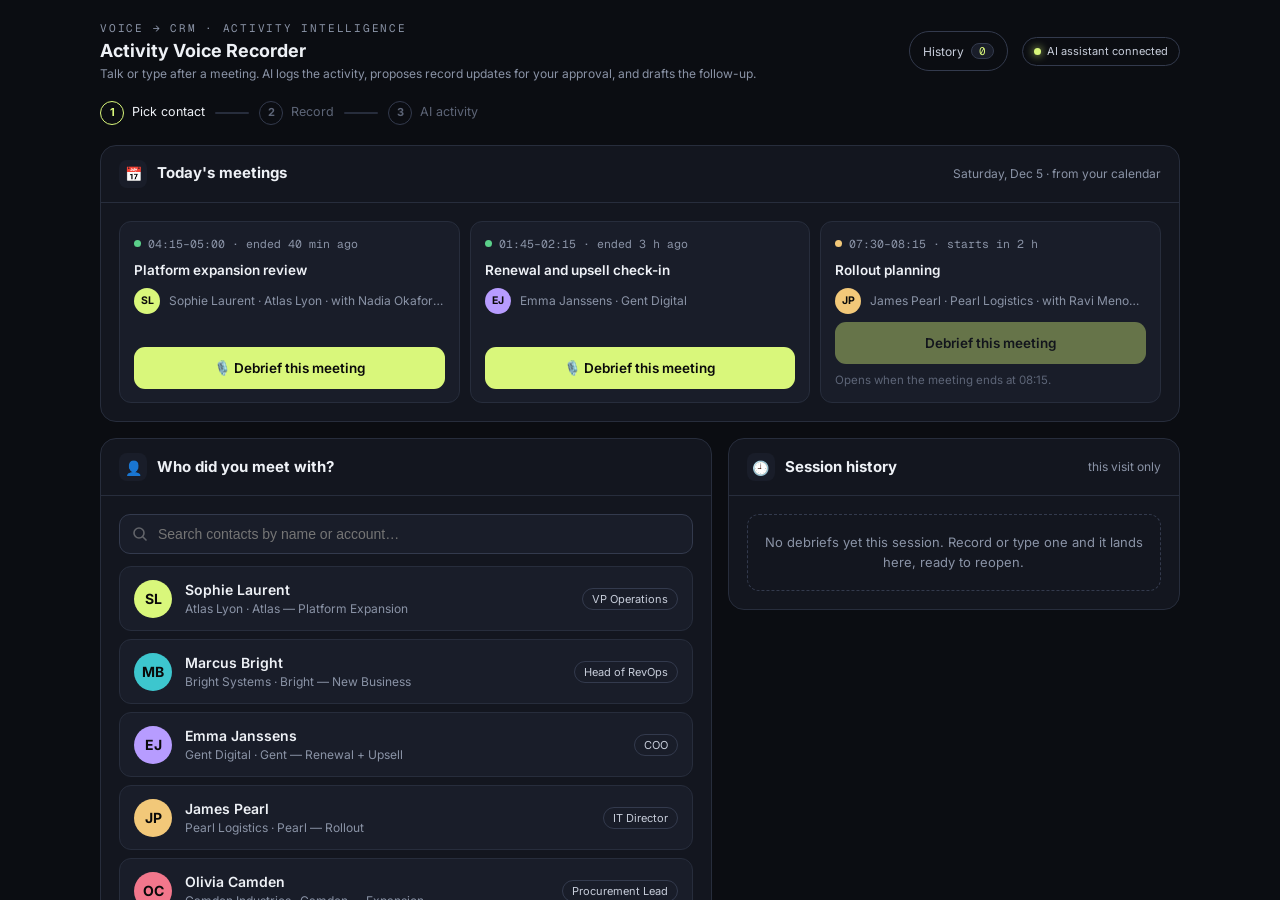
<file: assets/demos/voice-activity.html>
<!DOCTYPE html>
<html lang="en">
<head>
<meta charset="utf-8" />
<meta name="viewport" content="width=device-width, initial-scale=1" />
<title>Activity Voice Recorder · interactive demo</title>
<link rel="preconnect" href="https://fonts.googleapis.com" />
<link rel="preconnect" href="https://fonts.gstatic.com" crossorigin />
<link rel="stylesheet" href="https://fonts.googleapis.com/css2?family=Geist+Mono:wght@400;500;700&family=Inter:wght@400;500;600;700;800&display=swap" />
<style>
  :root{
    --bg:#0b0d12; --panel:#13161f; --panel2:#191d29; --line:#272d3c; --line2:#333a4d;
    --ink:#eef1f6; --ink2:#c7cdda; --muted:#8a93a6; --faint:#5d6577;
    --lime:#d9f77b; --lime-ink:#0a0a0a; --lime-line:rgba(217,247,123,.4);
    --teal:#3dc6ce; --amber:#f2c879; --rose:#f2778c; --violet:#b79cff; --green:#5bd08a;
    --radius:16px;
  }
  *{box-sizing:border-box;}
  html,body{margin:0;min-height:100%;}
  body{background:var(--bg);color:var(--ink);
    font-family:"Inter",-apple-system,BlinkMacSystemFont,"Segoe UI",Roboto,Helvetica,Arial,sans-serif;
    -webkit-font-smoothing:antialiased;font-size:14px;line-height:1.5;}
  .mono{font-family:"Geist Mono",ui-monospace,SFMono-Regular,Menlo,Consolas,monospace;}
  .app{max-width:1120px;margin:0 auto;padding:20px 20px 80px;}
  .eyebrow{font-size:11px;letter-spacing:.16em;text-transform:uppercase;color:var(--muted);}
  h1,h2,h3{margin:0;}
  button{font-family:inherit;cursor:pointer;}
  .muted{color:var(--muted);} .faint{color:var(--faint);}

  /* top bar */
  .topbar{display:flex;align-items:center;gap:14px;flex-wrap:wrap;margin-bottom:18px;}
  .topbar__title{font-size:18px;font-weight:700;}
  .topbar__sub{font-size:12px;color:var(--muted);margin-top:1px;}
  .topbar__spacer{flex:1;}
  .pill{font-size:11px;color:var(--ink2);border:1px solid var(--line2);border-radius:999px;padding:5px 11px;display:inline-flex;align-items:center;gap:6px;}
  .pill .dot{width:7px;height:7px;border-radius:50%;background:var(--lime);box-shadow:0 0 8px var(--lime);}

  /* progress rail */
  .rail{display:flex;align-items:center;gap:0;margin-bottom:20px;flex-wrap:wrap;}
  .rstep{display:flex;align-items:center;gap:8px;font-size:12.5px;color:var(--faint);}
  .rstep .n{width:24px;height:24px;border-radius:50%;border:1.5px solid var(--line2);display:grid;place-items:center;font-size:11px;font-weight:700;}
  .rstep.on{color:var(--ink);} .rstep.on .n{border-color:var(--lime);color:var(--lime);}
  .rstep.done{color:var(--ink2);} .rstep.done .n{background:rgba(91,208,138,.15);border-color:var(--green);color:var(--green);}
  .rline{width:34px;height:2px;background:var(--line);margin:0 10px;border-radius:2px;}
  .rline.done{background:var(--green);}

  /* cards */
  .card{background:var(--panel);border:1px solid var(--line);border-radius:var(--radius);overflow:hidden;}
  .card + .card{margin-top:16px;}
  .card__h{display:flex;align-items:center;gap:10px;padding:14px 18px;border-bottom:1px solid var(--line);}
  .card__h h3{font-size:15px;}
  .card__h .ic{width:28px;height:28px;border-radius:8px;display:grid;place-items:center;background:var(--panel2);font-size:14px;}
  .card__b{padding:18px;}
  .grid2{display:grid;grid-template-columns:1.15fr .85fr;gap:16px;align-items:start;}

  /* search + contact list */
  .search{position:relative;margin-bottom:12px;}
  .search input{width:100%;padding:11px 14px 11px 38px;border-radius:11px;border:1px solid var(--line2);background:var(--panel2);color:var(--ink);font-size:14px;outline:none;}
  .search input:focus{border-color:var(--lime-line);box-shadow:0 0 0 3px rgba(217,247,123,.08);}
  .search svg{position:absolute;left:13px;top:50%;transform:translateY(-50%);opacity:.5;}
  .clist{display:flex;flex-direction:column;gap:8px;max-height:420px;overflow:auto;}
  .citem{display:flex;align-items:center;gap:13px;padding:12px 14px;border-radius:12px;border:1px solid var(--line);background:var(--panel2);cursor:pointer;transition:.13s;}
  .citem:hover{border-color:var(--line2);transform:translateY(-1px);}
  .citem.sel{border-color:var(--lime);box-shadow:0 0 0 1px var(--lime-line);}
  .ava{width:38px;height:38px;border-radius:50%;display:grid;place-items:center;font-weight:700;font-size:14px;color:#0a0a0a;flex-shrink:0;}
  .citem__main{flex:1;min-width:0;}
  .citem__name{font-weight:600;font-size:14px;}
  .citem__meta{font-size:12px;color:var(--muted);}
  .citem__role{font-size:11px;color:var(--ink2);border:1px solid var(--line2);border-radius:999px;padding:2px 9px;white-space:nowrap;}

  /* recorder */
  .rec{display:flex;flex-direction:column;align-items:center;text-align:center;padding:8px 0 4px;}
  .rec__who{display:flex;align-items:center;gap:12px;background:var(--panel2);border:1px solid var(--line);border-radius:14px;padding:11px 16px;margin-bottom:22px;width:100%;}
  .recbtn{width:96px;height:96px;border-radius:50%;border:none;background:var(--lime);color:var(--lime-ink);display:grid;place-items:center;position:relative;transition:.15s;box-shadow:0 12px 34px rgba(217,247,123,.25);}
  .recbtn:hover{transform:scale(1.04);}
  .recbtn.recording{background:var(--rose);box-shadow:0 0 0 0 rgba(242,119,140,.55);animation:pulse 1.6s infinite;}
  .recbtn .ic{font-size:30px;}
  @keyframes pulse{0%{box-shadow:0 0 0 0 rgba(242,119,140,.5)}70%{box-shadow:0 0 0 22px rgba(242,119,140,0)}100%{box-shadow:0 0 0 0 rgba(242,119,140,0)}}
  .rec__timer{font-family:"Geist Mono",monospace;font-size:40px;font-weight:700;letter-spacing:.04em;margin:18px 0 6px;}
  .rec__hint{font-size:12.5px;color:var(--muted);max-width:340px;}
  .wave{display:flex;align-items:center;justify-content:center;gap:3px;height:40px;margin:10px 0;}
  .wave i{width:3px;height:8px;border-radius:3px;background:var(--line2);transition:height .12s;}
  .wave.live i{background:var(--lime);}
  .notes{width:100%;margin-top:18px;}
  .notes textarea{width:100%;min-height:64px;resize:vertical;background:var(--panel2);border:1px solid var(--line);border-radius:11px;color:var(--ink);padding:11px 13px;font-family:inherit;font-size:13px;outline:none;}
  .notes textarea:focus{border-color:var(--line2);}
  .notes label{font-size:11px;letter-spacing:.05em;text-transform:uppercase;color:var(--faint);display:block;margin-bottom:6px;}

  /* coaching panel */
  .coach__sec{margin-bottom:18px;}
  .coach__lbl{font-size:11px;letter-spacing:.06em;text-transform:uppercase;color:var(--faint);margin-bottom:9px;display:flex;align-items:center;gap:7px;}
  .coach__lbl .tag{font-size:9px;color:var(--lime);border:1px solid var(--lime-line);border-radius:5px;padding:1px 5px;letter-spacing:.04em;}
  .chk{display:flex;align-items:flex-start;gap:9px;padding:7px 0;font-size:13px;color:var(--ink2);border-bottom:1px solid var(--line);}
  .chk:last-child{border-bottom:none;}
  .chk .box{width:18px;height:18px;border-radius:6px;border:1.5px solid var(--line2);flex-shrink:0;margin-top:1px;display:grid;place-items:center;transition:.2s;}
  .chk.hit .box{background:var(--green);border-color:var(--green);}
  .chk.hit{color:var(--ink);}
  .chk.miss .box{border-color:var(--rose);border-style:dashed;}
  .fieldchips{display:flex;flex-wrap:wrap;gap:7px;}
  .fchip{font-size:12px;color:var(--amber);background:rgba(242,200,121,.1);border:1px solid rgba(242,200,121,.3);border-radius:999px;padding:4px 11px;display:inline-flex;align-items:center;gap:6px;transition:.2s;}
  .fchip.filled{color:var(--green);background:rgba(91,208,138,.12);border-color:rgba(91,208,138,.4);}
  .fchip .x{opacity:.7;}

  /* processing */
  .proc{padding:40px 18px;text-align:center;}
  .proc__ring{width:74px;height:74px;border-radius:50%;border:3px solid var(--line);border-top-color:var(--lime);margin:0 auto 22px;animation:spin .8s linear infinite;}
  @keyframes spin{to{transform:rotate(360deg)}}
  .proc__steps{max-width:340px;margin:0 auto;text-align:left;}
  .proc__step{display:flex;align-items:center;gap:11px;padding:9px 0;color:var(--faint);font-size:13.5px;transition:.25s;}
  .proc__step.on{color:var(--ink);}
  .proc__step.done{color:var(--ink2);}
  .proc__step .d{width:18px;height:18px;border-radius:50%;border:1.5px solid var(--line2);flex-shrink:0;display:grid;place-items:center;font-size:10px;}
  .proc__step.done .d{background:var(--green);border-color:var(--green);color:#0a0a0a;}
  .proc__step.on .d{border-color:var(--lime);}

  /* results */
  .scorebar{display:flex;gap:14px;flex-wrap:wrap;}
  .score{flex:1;min-width:180px;background:var(--panel2);border:1px solid var(--line);border-radius:13px;padding:14px 16px;}
  .score__top{display:flex;align-items:baseline;justify-content:space-between;}
  .score__lbl{font-size:11px;letter-spacing:.05em;text-transform:uppercase;color:var(--muted);}
  .score__val{font-size:26px;font-weight:800;font-family:"Geist Mono",monospace;}
  .score__bar{height:6px;border-radius:4px;background:var(--line);margin:10px 0 8px;overflow:hidden;}
  .score__fill{height:100%;border-radius:4px;}
  .score__tip{font-size:12px;color:var(--ink2);display:flex;gap:7px;align-items:flex-start;}
  .transcript{background:var(--panel2);border:1px solid var(--line);border-radius:12px;padding:14px 16px;font-size:13.5px;color:var(--ink2);line-height:1.6;}
  .transcript .cur{border-right:2px solid var(--lime);animation:blink 1s steps(1) infinite;}
  @keyframes blink{50%{opacity:0}}

  .kv{display:flex;gap:12px;padding:9px 0;border-bottom:1px solid var(--line);font-size:13.5px;}
  .kv:last-child{border-bottom:none;}
  .kv .k{color:var(--muted);min-width:150px;flex-shrink:0;}
  .kv .v{font-weight:600;}
  .tagrow{display:flex;flex-wrap:wrap;gap:8px;margin-top:4px;}
  .tg2{font-size:11.5px;border-radius:999px;padding:3px 11px;font-weight:600;}
  .tg2--type{background:rgba(61,198,206,.14);color:var(--teal);border:1px solid rgba(61,198,206,.34);}
  .tg2--pur{background:rgba(183,156,255,.14);color:var(--violet);border:1px solid rgba(183,156,255,.34);}
  .tg2--out{background:rgba(217,247,123,.13);color:var(--lime);border:1px solid var(--lime-line);}
  .desc{font-size:13.5px;color:var(--ink2);line-height:1.6;white-space:pre-wrap;}

  .upd{display:flex;align-items:center;gap:11px;padding:10px 0;border-bottom:1px solid var(--line);}
  .upd:last-child{border-bottom:none;}
  .upd .ck{width:20px;height:20px;border-radius:6px;background:rgba(91,208,138,.16);border:1px solid var(--green);display:grid;place-items:center;flex-shrink:0;}
  .upd__f{flex:1;min-width:0;}
  .upd__name{font-size:13.5px;font-weight:600;}
  .upd__chg{font-size:12.5px;color:var(--muted);}
  .upd__chg b{color:var(--ink2);}
  .arrow{color:var(--faint);margin:0 6px;}

  .task{display:flex;gap:13px;align-items:flex-start;background:var(--panel2);border:1px solid var(--line);border-radius:12px;padding:14px 16px;}
  .task .cal{width:46px;height:46px;border-radius:10px;background:var(--bg);border:1px solid var(--line2);display:grid;place-items:center;text-align:center;flex-shrink:0;line-height:1;}
  .task .cal .m{font-size:9px;letter-spacing:.08em;text-transform:uppercase;color:var(--rose);}
  .task .cal .d{font-size:18px;font-weight:800;}

  /* opportunity pipeline */
  .pipe{display:flex;align-items:center;gap:0;flex-wrap:wrap;margin:6px 0 14px;}
  .pstage{font-size:11.5px;padding:6px 12px;border-radius:8px;border:1px solid var(--line2);color:var(--muted);white-space:nowrap;}
  .pstage.cur{background:var(--panel2);color:var(--ink2);border-color:var(--line2);}
  .pstage.to{background:rgba(217,247,123,.13);color:var(--lime);border-color:var(--lime);font-weight:700;animation:glow 1.8s ease-in-out infinite;}
  .pstage.passed{color:var(--faint);}
  @keyframes glow{50%{box-shadow:0 0 0 4px rgba(217,247,123,.12)}}
  .parr{color:var(--faint);margin:0 7px;font-size:12px;}
  .reco{display:flex;gap:11px;align-items:flex-start;background:rgba(217,247,123,.06);border:1px solid var(--lime-line);border-radius:12px;padding:13px 15px;}

  /* email */
  .email{background:var(--panel2);border:1px solid var(--line);border-radius:12px;overflow:hidden;}
  .email__row{display:flex;gap:10px;padding:10px 14px;border-bottom:1px solid var(--line);font-size:13px;align-items:center;}
  .email__row .lab{color:var(--muted);min-width:54px;}
  .email__row input{flex:1;background:transparent;border:none;color:var(--ink);font-size:13.5px;outline:none;font-family:inherit;}
  .email__body{width:100%;min-height:184px;resize:vertical;background:transparent;border:none;color:var(--ink2);padding:14px;font-family:inherit;font-size:13.5px;line-height:1.62;outline:none;}

  .btn{font-size:13.5px;font-weight:600;border-radius:11px;padding:11px 18px;border:1px solid transparent;display:inline-flex;align-items:center;gap:8px;transition:.14s;}
  .btn--lime{background:var(--lime);color:var(--lime-ink);}
  .btn--lime:hover{filter:brightness(1.06);transform:translateY(-1px);}
  .btn--lime:disabled{opacity:.4;cursor:not-allowed;transform:none;}
  .btn--ghost{background:transparent;border-color:var(--line2);color:var(--ink2);}
  .btn--ghost:hover{border-color:var(--faint);color:var(--ink);}
  .btn--rose{background:var(--rose);color:#0a0a0a;}
  .btn--rose:hover{filter:brightness(1.05);}
  .btnrow{display:flex;gap:10px;flex-wrap:wrap;align-items:center;}

  .toast{position:fixed;left:50%;bottom:26px;transform:translateX(-50%) translateY(20px);background:var(--lime);color:var(--lime-ink);padding:11px 18px;border-radius:11px;font-size:13px;font-weight:700;opacity:0;pointer-events:none;transition:.25s;z-index:90;box-shadow:0 14px 36px rgba(0,0,0,.5);}
  .toast.show{opacity:1;transform:translateX(-50%) translateY(0);}
  .fade{animation:fade .3s ease;}
  @keyframes fade{from{opacity:0;transform:translateY(6px)}to{opacity:1;transform:translateY(0)}}

  @media(max-width:780px){ .grid2{grid-template-columns:1fr;} .rec__who{flex-wrap:wrap;} }
  .email__row{min-height:44px;padding:0 14px;}
  .email__row input{padding:12px 0;min-width:0;}

  /* ===== upgrade: viewport shell ===== */
  html,body{height:100%;overflow:hidden;}
  .vp{height:100vh;height:100dvh;overflow-y:auto;overflow-x:hidden;-webkit-overflow-scrolling:touch;}
  .grid2 > .card + .card, .grid2 > div > .card + .card{margin-top:0;}
  .col{display:flex;flex-direction:column;gap:16px;min-width:0;}
  .grid2 > *{min-width:0;}
  .btn{min-height:42px;}
  .btn--sm{font-size:12.5px;padding:8px 13px;border-radius:10px;}
  .btn:focus-visible,.citem:focus-visible,.tabbtn:focus-visible,.prop:focus-within{outline:2px solid var(--lime);outline-offset:2px;}
  .topbtn{min-height:40px;font-size:12px;color:var(--ink2);border:1px solid var(--line2);background:transparent;border-radius:999px;padding:6px 13px;display:inline-flex;align-items:center;gap:7px;}
  .topbtn:hover{border-color:var(--faint);color:var(--ink);}
  .topbtn .cnt{font-family:"Geist Mono",monospace;font-size:11px;background:var(--panel2);border:1px solid var(--line2);border-radius:999px;padding:0 7px;color:var(--lime);}
  .card__h .sp{margin-left:auto;}
  .note{font-size:12.5px;color:var(--muted);line-height:1.5;}
  .demo-note{display:flex;gap:9px;align-items:flex-start;font-size:12px;color:var(--ink2);background:rgba(61,198,206,.07);border:1px solid rgba(61,198,206,.28);border-radius:11px;padding:9px 12px;}
  .demo-note b{color:var(--teal);font-weight:600;}
  .empty{padding:18px 12px;text-align:center;color:var(--muted);font-size:13px;border:1px dashed var(--line2);border-radius:12px;}

  /* today's meetings */
  .meets{display:grid;grid-template-columns:repeat(auto-fit,minmax(220px,1fr));gap:10px;}
  .meet{display:flex;flex-direction:column;gap:8px;padding:13px 14px;border-radius:12px;border:1px solid var(--line);background:var(--panel2);min-width:0;}
  .meet__time{font-family:"Geist Mono",monospace;font-size:11.5px;color:var(--muted);display:flex;align-items:center;gap:7px;}
  .meet__time .live{width:7px;height:7px;border-radius:50%;background:var(--green);}
  .meet__time .soon{width:7px;height:7px;border-radius:50%;background:var(--amber);}
  .meet__title{font-weight:600;font-size:13.5px;}
  .meet__who{display:flex;align-items:center;gap:9px;font-size:12px;color:var(--muted);min-width:0;}
  .meet__who .ava{width:26px;height:26px;font-size:10.5px;}
  .meet__who span{min-width:0;overflow:hidden;text-overflow:ellipsis;white-space:nowrap;}
  .meet .btn{justify-content:center;margin-top:auto;}
  .meet.done{border-color:rgba(91,208,138,.35);}
  .why{font-size:11.5px;color:var(--faint);}

  /* history */
  .hist{display:flex;flex-direction:column;gap:8px;}
  .hitem{display:flex;align-items:center;gap:11px;padding:10px 12px;border-radius:12px;border:1px solid var(--line);background:var(--panel2);text-align:left;color:var(--ink);width:100%;min-height:52px;}
  .hitem:hover{border-color:var(--line2);}
  .hitem .ava{width:32px;height:32px;font-size:12px;}
  .hitem__m{flex:1;min-width:0;}
  .hitem__t{font-weight:600;font-size:13px;}
  .hitem__s{font-size:11.5px;color:var(--muted);}
  .st{font-size:10.5px;border-radius:999px;padding:2px 9px;white-space:nowrap;border:1px solid var(--line2);color:var(--ink2);}
  .st--ok{color:var(--green);border-color:rgba(91,208,138,.4);background:rgba(91,208,138,.1);}
  .st--wait{color:var(--amber);border-color:rgba(242,200,121,.35);background:rgba(242,200,121,.08);}
  .drawer-bg{position:fixed;inset:0;background:rgba(5,6,9,.6);z-index:70;opacity:0;pointer-events:none;transition:.2s;}
  .drawer-bg.show{opacity:1;pointer-events:auto;}
  .drawer{position:fixed;top:0;right:0;bottom:0;width:min(400px,100%);background:var(--panel);border-left:1px solid var(--line);z-index:71;transform:translateX(102%);transition:transform .25s ease;display:flex;flex-direction:column;}
  .drawer.show{transform:none;}
  .drawer__h{display:flex;align-items:center;gap:10px;padding:14px 16px;border-bottom:1px solid var(--line);}
  .drawer__h h3{font-size:15px;flex:1;}
  .drawer__b{padding:16px;overflow:auto;flex:1;}
  .xbtn{width:40px;height:40px;border-radius:10px;border:1px solid var(--line2);background:transparent;color:var(--ink2);font-size:18px;}

  /* record mode tabs + typed debrief */
  .tabs{display:flex;gap:4px;padding:4px;border:1px solid var(--line);border-radius:12px;background:var(--panel2);margin-bottom:18px;width:100%;}
  .tabbtn{flex:1;min-height:40px;border:none;border-radius:9px;background:transparent;color:var(--muted);font-size:13px;font-weight:600;}
  .tabbtn.on{background:var(--bg);color:var(--ink);box-shadow:inset 0 0 0 1px var(--line2);}
  .typed{width:100%;text-align:left;}
  .typed textarea{width:100%;min-height:220px;resize:vertical;background:var(--panel2);border:1px solid var(--line2);border-radius:12px;color:var(--ink);padding:13px 14px;font-family:inherit;font-size:13.5px;line-height:1.6;outline:none;}
  .typed textarea:focus{border-color:var(--lime-line);box-shadow:0 0 0 3px rgba(217,247,123,.08);}
  .typed__bar{display:flex;align-items:center;gap:10px;flex-wrap:wrap;margin:10px 0 12px;}
  .typed__count{font-size:11.5px;color:var(--faint);margin-left:auto;font-family:"Geist Mono",monospace;}
  .found{display:flex;flex-wrap:wrap;gap:6px;margin-top:10px;min-height:24px;}
  .found .tg2{font-weight:500;}
  .tg2--risk{background:rgba(242,119,140,.12);color:var(--rose);border:1px solid rgba(242,119,140,.34);}
  .tg2--amber{background:rgba(242,200,121,.1);color:var(--amber);border:1px solid rgba(242,200,121,.32);}
  .disabled-why{font-size:12px;color:var(--faint);}

  /* transcript with sources */
  .transcript .s{border-radius:4px;transition:background .2s,box-shadow .2s;}
  .transcript .s.src{background:rgba(217,247,123,.06);box-shadow:inset 0 -1px 0 var(--lime-line);}
  .transcript .s.on{background:rgba(217,247,123,.2);box-shadow:0 0 0 2px rgba(217,247,123,.22);color:var(--ink);}
  .transcript .notehd{display:block;margin-top:10px;font-size:11px;letter-spacing:.06em;text-transform:uppercase;color:var(--faint);}
  mark{background:rgba(217,247,123,.22);color:var(--ink);border-radius:3px;padding:0 2px;}

  /* proposed changes */
  .grp{font-size:11px;letter-spacing:.06em;text-transform:uppercase;color:var(--faint);margin:14px 0 4px;}
  .grp:first-child{margin-top:0;}
  .prop{position:relative;display:flex;gap:12px;align-items:flex-start;padding:11px 10px;margin:0 -10px;border-radius:11px;border-bottom:1px solid var(--line);cursor:pointer;transition:background .15s;}
  .prop:hover,.prop.hov{background:rgba(255,255,255,.025);}
  .prop input{position:absolute;opacity:0;width:1px;height:1px;}
  .prop .cbx{width:22px;height:22px;border-radius:7px;border:1.5px solid var(--line2);flex-shrink:0;display:grid;place-items:center;margin-top:1px;transition:.15s;}
  .prop.on .cbx{background:var(--lime);border-color:var(--lime);}
  .prop.lock{cursor:not-allowed;opacity:.75;}
  .prop.lock .cbx{border-style:dashed;}
  .prop__m{flex:1;min-width:0;}
  .prop__top{display:flex;align-items:center;gap:8px;flex-wrap:wrap;}
  .prop__name{font-size:13.5px;font-weight:600;}
  .obj{font-size:10.5px;color:var(--muted);border:1px solid var(--line2);border-radius:6px;padding:0 6px;}
  .conf{margin-left:auto;font-family:"Geist Mono",monospace;font-size:11px;border-radius:999px;padding:1px 8px;white-space:nowrap;}
  .conf--hi{color:var(--green);background:rgba(91,208,138,.1);border:1px solid rgba(91,208,138,.35);}
  .conf--mid{color:var(--amber);background:rgba(242,200,121,.08);border:1px solid rgba(242,200,121,.3);}
  .conf--lo{color:var(--rose);background:rgba(242,119,140,.08);border:1px solid rgba(242,119,140,.32);}
  .prop__chg{font-size:12.5px;color:var(--muted);margin-top:2px;overflow-wrap:anywhere;}
  .prop__chg b{color:var(--ink2);}
  .prop__q{font-size:12px;color:var(--muted);margin-top:6px;padding-left:10px;border-left:2px solid var(--line2);line-height:1.5;overflow-wrap:anywhere;}
  .prop__why{font-size:11.5px;margin-top:5px;color:var(--rose);}
  .prop__why.lockwhy{color:var(--amber);}
  .approvebar{display:flex;gap:10px;flex-wrap:wrap;align-items:center;margin-top:14px;padding-top:14px;border-top:1px solid var(--line);}

  /* record before / after */
  .rec2{display:grid;grid-template-columns:1fr 1fr;gap:12px;margin-top:14px;}
  .rcol{background:var(--panel2);border:1px solid var(--line);border-radius:12px;overflow:hidden;min-width:0;}
  .rcol__h{display:flex;align-items:center;gap:8px;padding:9px 12px;border-bottom:1px solid var(--line);font-size:11px;letter-spacing:.06em;text-transform:uppercase;color:var(--muted);}
  .rcol--after .rcol__h{color:var(--lime);}
  .rrow{display:flex;gap:10px;padding:7px 12px;font-size:12.5px;border-bottom:1px solid var(--line);}
  .rrow:last-child{border-bottom:none;}
  .rrow .k{color:var(--muted);width:118px;flex-shrink:0;}
  .rrow .v{color:var(--ink2);min-width:0;overflow-wrap:anywhere;}
  .rrow.chg{background:rgba(217,247,123,.08);box-shadow:inset 3px 0 0 var(--lime);}
  .rrow.chg .v{color:var(--lime);font-weight:600;}
  .rcol--before .rrow.chg{background:rgba(242,119,140,.06);box-shadow:inset 3px 0 0 rgba(242,119,140,.6);}
  .rcol--before .rrow.chg .v{color:var(--muted);font-weight:400;text-decoration:line-through;text-decoration-color:rgba(242,119,140,.6);}
  .rec2__ids{font-family:"Geist Mono",monospace;font-size:11px;color:var(--faint);margin-top:8px;}

  /* agent activity */
  .layout{display:grid;grid-template-columns:minmax(0,1fr) 340px;gap:16px;align-items:start;}
  .layout > .main{min-width:0;}
  .aside{position:sticky;top:12px;display:flex;flex-direction:column;gap:16px;min-width:0;}
  .agent .card__h{cursor:pointer;user-select:none;}
  .agent__tog{margin-left:auto;width:40px;height:40px;border-radius:10px;border:1px solid var(--line2);background:transparent;color:var(--ink2);display:grid;place-items:center;transition:transform .2s;}
  .agent.closed .agent__tog{transform:rotate(-90deg);}
  .agent.closed .card__b{display:none;}
  .agent__sum{font-size:11.5px;color:var(--muted);font-weight:400;}
  .astep{display:flex;gap:11px;padding:9px 0;border-bottom:1px solid var(--line);}
  .astep:last-child{border-bottom:none;}
  .astep .d{width:20px;height:20px;border-radius:50%;border:1.5px solid var(--line2);flex-shrink:0;display:grid;place-items:center;margin-top:1px;}
  .astep.done .d{background:var(--green);border-color:var(--green);}
  .astep.run .d{border-color:var(--lime);border-top-color:transparent;animation:spin .8s linear infinite;}
  .astep.wait .d{border-color:var(--amber);background:rgba(242,200,121,.15);}
  .astep.skip .d{border-style:dashed;}
  .astep__m{flex:1;min-width:0;}
  .astep__t{font-size:13px;font-weight:600;display:flex;gap:8px;align-items:baseline;}
  .astep__t .ms{margin-left:auto;font-family:"Geist Mono",monospace;font-size:10.5px;color:var(--faint);font-weight:400;}
  .astep.todo .astep__t{color:var(--faint);}
  .astep.wait .astep__t{color:var(--amber);}
  .call{font-family:"Geist Mono",ui-monospace,monospace;font-size:11px;line-height:1.55;color:var(--muted);margin-top:3px;overflow-wrap:anywhere;}
  .call .fn{color:var(--teal);}
  .call .ok{color:var(--green);}
  .call .warn{color:var(--amber);}
  .call .ts{color:var(--faint);}
  .proc__step .det{display:block;font-family:"Geist Mono",monospace;font-size:10.5px;color:var(--faint);margin-top:2px;}

  .toast{display:flex;align-items:center;gap:12px;max-width:calc(100% - 32px);}
  .toast.show{pointer-events:auto;}
  .toast button{border:1px solid rgba(10,10,10,.35);background:transparent;color:var(--lime-ink);font-weight:700;border-radius:8px;padding:6px 11px;min-height:40px;min-width:56px;font-size:12.5px;}

  @media(max-width:1080px){
    .layout{grid-template-columns:1fr;}
    .aside{position:static;order:-1;}
  }
  @media(max-width:780px){
    .app{padding:16px 16px 64px;}
    .rec2{grid-template-columns:1fr;}
    .kv{flex-direction:column;gap:2px;}
    .kv .k{min-width:0;}
    .rline{width:18px;margin:0 6px;}
    .rstep{font-size:12px;}
    .pipe{gap:6px 0;}
    .score{min-width:0;flex-basis:100%;}
    .card__b{padding:16px;}
    .card__h{padding:12px 16px;}
    .meets{grid-template-columns:1fr;}
    .card__h{flex-wrap:wrap;}
    .card__h .sp{margin-left:38px;flex-basis:calc(100% - 38px);width:auto;}
    .card__h .st.sp{flex-basis:auto;}
  }
  @media(prefers-reduced-motion:reduce){
    *,*::before,*::after{animation-duration:.001ms!important;animation-iteration-count:1!important;transition-duration:.001ms!important;scroll-behavior:auto!important;}
    .proc__ring{border-top-color:var(--lime);border-right-color:var(--lime);}
  }
</style>
</head>
<body>
<div class="vp" id="vp">
<div class="app">
  <div class="topbar">
    <div>
      <div class="eyebrow mono">Voice → CRM · activity intelligence</div>
      <div class="topbar__title">Activity Voice Recorder</div>
      <div class="topbar__sub">Talk or type after a meeting. AI logs the activity, proposes record updates for your approval, and drafts the follow-up.</div>
    </div>
    <div class="topbar__spacer"></div>
    <button class="topbtn" id="histBtn" onclick="openHistory()" aria-haspopup="dialog">History <span class="cnt" id="histCnt">0</span></button>
    <span class="pill"><span class="dot"></span> AI assistant connected</span>
  </div>

  <div class="rail" id="rail"></div>
  <div id="stage"></div>
</div>
</div>
<div class="toast" id="toast" role="status" aria-live="polite"></div>
<div class="drawer-bg" id="drawerBg" onclick="closeHistory()"></div>
<aside class="drawer" id="drawer" role="dialog" aria-modal="true" aria-labelledby="drawerTitle" aria-hidden="true">
  <div class="drawer__h"><span class="ic">🕘</span><h3 id="drawerTitle">Session history</h3><button class="xbtn" onclick="closeHistory()" aria-label="Close history">×</button></div>
  <div class="drawer__b"><div class="hist" id="drawerList"></div></div>
</aside>

<script>
/* =========================================================
   Demo parser. Fixed rules stand in for the language model
   used in production. It reads typed debriefs and written
   notes, and returns findings tied to the sentence they
   came from, each with a confidence score.
   ========================================================= */
const DOWS=['sunday','monday','tuesday','wednesday','thursday','friday','saturday'];
const MONS=['january','february','march','april','may','june','july','august','september','october','november','december'];
const NUMW={one:1,two:2,three:3,four:4,five:5,six:6,seven:7,eight:8,nine:9,ten:10,eleven:11,twelve:12,fifteen:15,twenty:20,thirty:30};
const VAGUE=/^(a few|several|a couple of|a couple|some|multiple|many)$/;
const COMP_KNOWN=['Pipewell','Northwind CRM','Clearpath','Vantage CRM','Orbitly','Stackline','Brightlane'];
const STOPW=new Set('So I We They He She It The This That Their Our My Good Great Really Next Budget Just Also Then Right Today Tomorrow Monday Tuesday Wednesday Thursday Friday Saturday Sunday January February March April May June July August September October November December Q1 Q2 Q3 Q4 ROI CRM VP IT CEO CFO CTO CIO COO Head Chief Overall Pricing Legal Security Plus Need Agreed Action Written Note Met Had Spoke Quick Call Meeting Follow Both Everyone Nobody Not No Yes Thanks Sounds Big Main Key Excel After Before When If Once Pretty Very Positive Overall Everything Nothing Lots Most Some One Two Three Four Five'.split(' '));
const TITLE_RE='(chief [a-z]+ officer|ceo|cfo|cto|cio|coo|cro|cmo|vp(?: of)? [a-z]+(?: [a-z]+)?|vice president(?: of)? [a-z]+|head of [a-z]+(?: [a-z]+)?|(?:it |finance |procurement |operations |sales |marketing |engineering )?director(?: of [a-z]+)?|(?:procurement|finance|it|ops|operations|project|program|product|security|engineering) (?:lead|manager)|controller|founder|owner|general counsel|legal counsel|champion|economic buyer|decision[- ]maker|exec(?:utive)? sponsor|sponsor|budget holder)';
const TASKVERB=/^(send|share|book|schedule|set up|arrange|call|email|draft|prepare|introduce|loop in|invite|demo|review|check|chase|forward|organi[sz]e|plan|build|put together|pull together|provide|deliver|submit|run|host|line up|map|reply|reconvene|meet|present|walk|price|quote|follow up|get|write|confirm|update|create|ask|talk|speak|reach out|connect)\b/;

function d0(d){const x=new Date(d);x.setHours(0,0,0,0);return x;}
function addD(d,n){const x=new Date(d);x.setDate(x.getDate()+n);return x;}
function monthEnd(y,m){return new Date(y,m+1,0);}
function fmtD(d){return d.toLocaleDateString('en-US',{weekday:'short',month:'short',day:'numeric'});}
function cap1(s){s=String(s||'').trim();return s?s[0].toUpperCase()+s.slice(1):s;}
function tidy(s){return String(s).replace(/\s+/g,' ').replace(/^[\s,;:.\-]+|[\s,;:.\-]+$/g,'');}
function numOf(w){w=String(w).toLowerCase().replace(/,/g,'');if(/^\d+$/.test(w))return +w;return NUMW[w]||0;}
function money(n){return '$'+Math.round(n).toLocaleString('en-US');}
function esc(s){return String(s==null?'':s).replace(/[&<>"']/g,c=>({'&':'&amp;','<':'&lt;','>':'&gt;','"':'&quot;',"'":'&#39;'}[c]));}

function splitSentences(text){
  const out=[];
  String(text||'').split(/\n+/).forEach(par=>{
    par.replace(/\s+/g,' ').trim().split(/(?<=[.!?])\s+(?=["'(]?[A-Z0-9])/).forEach(s=>{ s=s.trim(); if(s) out.push(s); });
  });
  return out;
}

/* every date phrase in a lower-cased sentence */
function findDates(low,today){
  const out=[];let m,re;
  const add=(mm,date,soft)=>{ if(date) out.push({i:mm.index,len:mm[0].length,phrase:tidy(mm[0]),date:d0(date),soft:!!soft}); };
  re=/\b(?:by |on |before )?(?:end of (?:the )?day|eod|today|tonight)\b/g; while((m=re.exec(low))) add(m,today);
  re=/\b(?:by |on |before )?tomorrow\b/g; while((m=re.exec(low))) add(m,addD(today,1));
  re=/\b(?:by |on |before |this |next |early next )*(monday|tuesday|wednesday|thursday|friday|saturday|sunday)\b/g;
  while((m=re.exec(low))){ let diff=(DOWS.indexOf(m[1])-today.getDay()+7)%7; if(diff===0) diff=7; if(/next /.test(m[0])&&diff<3) diff+=7; add(m,addD(today,diff)); }
  re=/\b(?:by |before )?(?:the )?end of (?:the |this )?week\b|\beow\b/g; while((m=re.exec(low))){ let f=(5-today.getDay()+7)%7; if(f===0)f=7; add(m,addD(today,f)); }
  re=/\b(?:early |late |sometime )?next week\b/g; while((m=re.exec(low))) add(m,addD(today,7),true);
  re=/\b(?:later )?this week\b/g; while((m=re.exec(low))){ let f=(5-today.getDay()+7)%7; add(m,addD(today,f||1),true); }
  re=/\b(?:in|within) (\d+|one|two|three|four|five|six|a couple of|a few) (days?|weeks?|months?)\b/g;
  while((m=re.exec(low))){ const n=/couple/.test(m[1])?2:/few/.test(m[1])?3:numOf(m[1]); const d=new Date(today); if(/month/.test(m[2])) d.setMonth(d.getMonth()+n); else d.setDate(d.getDate()+n*(/week/.test(m[2])?7:1)); add(m,d,/few|couple/.test(m[1])); }
  re=/\b(?:by |before )?(?:the )?end of (?:the |this )?month\b/g; while((m=re.exec(low))) add(m,monthEnd(today.getFullYear(),today.getMonth()));
  re=/\bnext month\b/g; while((m=re.exec(low))) add(m,new Date(today.getFullYear(),today.getMonth()+1,15),true);
  re=/\b(?:by |before )?(?:the )?(?:end of (?:the |this )?quarter|this quarter)\b/g;
  while((m=re.exec(low))){ const q=Math.floor(today.getMonth()/3); add(m,monthEnd(today.getFullYear(),q*3+2),/this quarter/.test(m[0])&&!/end/.test(m[0])); }
  re=/\bnext quarter\b/g; while((m=re.exec(low))){ const q=Math.floor(today.getMonth()/3)+1; add(m,monthEnd(today.getFullYear()+Math.floor(q/4),(q%4)*3+2),true); }
  re=/\b(?:by |in |before )?q([1-4])\b/g; while((m=re.exec(low))){ const q=+m[1]-1; let d=monthEnd(today.getFullYear(),q*3+2); if(d<today) d=monthEnd(today.getFullYear()+1,q*3+2); add(m,d,true); }
  const MON_RE='(jan(?:uary)?|feb(?:ruary)?|mar(?:ch)?|apr(?:il)?|may|june?|july?|aug(?:ust)?|sep(?:t(?:ember)?)?|oct(?:ober)?|nov(?:ember)?|dec(?:ember)?)';
  re=new RegExp('\\b(?:by |on |before |in |until )?(?:(early|mid|late|the end of|end of) )?'+MON_RE+'\\b(?: (\\d{1,2})(?:st|nd|rd|th)?)?','g');
  while((m=re.exec(low))){
    if(m[2]==='may'&&!m[3]&&!/\b(?:in|by|before|until|early|mid|late|end of) may/.test(m[0])) continue;
    const mi=MONS.findIndex(x=>x.slice(0,3)===m[2].slice(0,3)); const q=m[1]||'';
    const day=m[3]?+m[3]:/mid/.test(q)?15:/early/.test(q)?5:/late/.test(q)?25:monthEnd(today.getFullYear(),mi).getDate();
    let d=new Date(today.getFullYear(),mi,Math.min(day,monthEnd(today.getFullYear(),mi).getDate())); if(d<today) d=new Date(today.getFullYear()+1,mi,Math.min(day,monthEnd(today.getFullYear()+1,mi).getDate()));
    add(m,d,!m[3]&&!/end/.test(q));
  }
  re=new RegExp('\\b(?:on |by |before )?(?:the )?(\\d{1,2})(?:st|nd|rd|th)? (?:of )?'+MON_RE+'\\b','g');
  while((m=re.exec(low))){ const mi=MONS.findIndex(x=>x.slice(0,3)===m[2].slice(0,3)); let d=new Date(today.getFullYear(),mi,+m[1]); if(d<today) d=new Date(today.getFullYear()+1,mi,+m[1]); add(m,d); }
  out.sort((a,b)=>a.i-b.i||b.len-a.len);
  const kept=[];let end=-1; out.forEach(d=>{ if(d.i>=end){kept.push(d);end=d.i+d.len;} });
  return kept;
}

function roleFor(t){
  t=t.toLowerCase()+' ';
  if(/ceo|cfo|coo|founder|owner|economic buyer|budget holder|chief (?:executive|financial|operating)/.test(t)) return 'Economic buyer';
  if(/decision/.test(t)) return 'Decision maker';
  if(/champion|sponsor/.test(t)) return 'Champion';
  if(/cto|cio|it |security|engineering|technical/.test(t)) return 'Technical evaluator';
  if(/procurement|counsel|legal/.test(t)) return 'Procurement';
  return 'Influencer';
}
function titleCase(t){ return t.replace(/\b([a-z])/g,c=>c.toUpperCase()).replace(/\b(Ceo|Cfo|Cto|Cio|Coo|Cro|Cmo|Vp|It)\b/g,x=>x.toUpperCase()).replace(/\bOf\b/g,'of'); }
const DM_T=/decision|economic buyer|budget holder|ceo|cfo|coo|founder|owner/;

function parseDebrief(text,c,today){
  today=d0(today||new Date());
  const sents=splitSentences(text);
  const R={sents,tasks:[],roles:[],comps:[],risks:[],pains:[],dates:[],cover:{},fields:{},budget:null,amount:null,signals:[],hold:null,mentions:[],words:(String(text).match(/\S+/g)||[]).length};
  const first=c.name.split(' ')[0];
  const cov=(k,s,phrase)=>{ if(!R.cover[k]) R.cover[k]={s,phrase:tidy(phrase)}; };
  const fld=(key,to,s,phrase,conf,why)=>{ if(!R.fields[key]) R.fields[key]={to,s,phrase:tidy(phrase),conf,why:why||''}; };
  const sig=(k,t,s,phrase)=>{ if(!R.signals.some(x=>x.k===k)) R.signals.push({k,t,s,phrase:tidy(phrase)}); };
  CONTACTS.forEach(o=>{ if(o.id!==c.id && (text.includes(o.name)||text.includes(o.account))) R.mentions.push(o); });

  sents.forEach((sent,si)=>{
    const low=sent.toLowerCase(); let m;
    const dates=findDates(low,today); dates.forEach(d=>R.dates.push(Object.assign({s:si},d))); if(dates.length) cov('time',si,dates[0].phrase);

    /* sites and users */
    if((m=low.match(/\b(\d+|one|two|three|four|five|six|seven|eight|nine|ten|twelve|twenty|a few|several|a couple of|a couple|multiple)\s+(?:more\s+|new\s+|additional\s+|other\s+|of (?:their|our) )?(sites|locations|offices|plants|warehouses|branches|stores|countries|regions|depots)\b/))){
      const vague=VAGUE.test(m[1]); const n=vague?'3+':String(numOf(m[1]));
      fld('Number of sites',n,si,m[0],vague?62:90,vague?'Vague wording ("'+m[1]+'"). Check the exact number.':'');
    }
    if((m=low.match(/\b(about |around |roughly |~|over |nearly |almost )?(\d[\d,]*)\s+(?:active\s+|named\s+|daily\s+|licensed\s+)?(users|seats|licen[cs]es|reps|agents)\b/))){
      fld('Active users',m[2].replace(/,/g,''),si,m[0],m[1]?82:91,'');
    }
    /* tooling, incumbent, competitors */
    if((m=sent.match(/\b(?:currently|right now|today|still)\b[^.]*?\b(?:on|using|use|running|in|with)\s+(?:a |an |the |their )?((?:legacy |old |homegrown |home-grown |in-house |custom |manual |shared )*(?:in-house tool|spreadsheets?|Excel|[A-Z][\w-]+(?: [A-Z][\w-]+)?))/))||(m=sent.match(/\b(?:moving|move|switching|migrating) (?:off|away from|from)\s+(?:a |an |the |their )?((?:legacy |old |homegrown |in-house )*(?:in-house tool|spreadsheets?|Excel|[A-Z][\w-]+(?: [A-Z][\w-]+)?))/))){
      if(!STOPW.has(m[1].split(' ')[0]) && m[1]!==c.account){ fld('Current tooling',cap1(m[1]),si,m[0],86,''); cov('comp',si,m[0]); }
    }
    const compRe=/\b(?:also (?:looking at|talking to|evaluating|considering|speaking with)|evaluating|comparing (?:us )?(?:with|to|against)|competing (?:with|against)|up against|incumbent is|a (?:quote|bid|proposal|demo|pitch) from|leaning towards|shortlisted|went with|chose)\s+((?:[A-Z][\w&.-]*)(?: [A-Z][\w&.-]*)?)/g;
    while((m=compRe.exec(sent))){ const nm=m[1].replace(/[.,]$/,''); if(!STOPW.has(nm.split(' ')[0]) && nm!==c.account && !R.comps.some(x=>x.name===nm)){ R.comps.push({name:nm,s:si,phrase:m[0],conf:/went with|chose|incumbent/.test(m[0])?88:80}); cov('comp',si,m[0]); } }
    COMP_KNOWN.forEach(nm=>{ const short=nm.split(' ')[0]; if(sent.indexOf(short)>=0 && !R.comps.some(x=>x.name.split(' ')[0]===short)){ R.comps.push({name:nm,s:si,phrase:sent.indexOf(nm)>=0?nm:short,conf:84}); cov('comp',si,short); } });
    if((m=low.match(/\b(?:went with|chose|signed with|not moving forward|lost (?:it|the deal)|no longer interested)\b/))) R.hold=R.hold||{t:'Buyer chose another option or stopped',s:si,phrase:m[0]};

    /* people and roles */
    const nameRe=/\b([A-Z][a-z]+(?:[ -][A-Z][a-z'’-]+)?)\b/g;
    while((m=nameRe.exec(sent))){
      let nm=m[1]; if(STOPW.has(nm.split(/[ -]/)[0])) continue;
      if(CONTACTS.some(o=>o.account===nm||o.account.startsWith(nm+' ')) || c.account.includes(nm) || R.comps.some(x=>x.name.split(' ')[0]===nm.split(' ')[0]) || COMP_KNOWN.some(x=>x.startsWith(nm))) continue;
      const st=m.index,en=st+nm.length;
      const after=low.slice(en,en+60), before=low.slice(Math.max(0,st-45),st);
      let t=null,ph='';
      const a=after.match(new RegExp('^\\s*(?:\\(|,\\s*|\\s+is\\s+|\\s+who\\s+is\\s+|\\s+who\'s\\s+|\\s*-\\s*|\\s+as\\s+)(?:the |their |our |a |an |basically the |actually the |also the |clearly the |now the )?'+TITLE_RE+'\\b'));
      if(a){t=a[1];ph=sent.slice(st,en+a[0].length);}
      else { const b=before.match(new RegExp('\\b(?:the |their |our )?'+TITLE_RE+'(?:,\\s*|\\s+)$')); if(b){t=b[1];ph=sent.slice(st-b[0].length,en);} }
      const so=after.match(/^\s+(?:signs off|has (?:the )?final say|holds the budget|owns the budget|makes the call)/);
      if(!t && so){ t='decision maker'; ph=sent.slice(st,en)+so[0]; }
      const isContact=(nm===c.name||nm===first||c.name.startsWith(nm+' '));
      if(!t){ if(!isContact && /^[A-Z][a-z]+ [A-Z][a-z]+$/.test(nm) && !R.roles.some(r=>r.name===nm)) R.roles.push({name:nm,title:'',role:'Influencer',s:si,phrase:nm,conf:58}); continue; }
      const role=roleFor(t), roleOnly=/champion|economic buyer|decision|sponsor|budget holder/.test(t);
      if(DM_T.test(t)){ cov('dm',si,ph); sig('dm','Decision-maker engaged',si,ph); }
      if(isContact){
        if(!roleOnly) fld('Job title',titleCase(t),si,ph,90,'');
        if(DM_T.test(t)) fld('Decision maker',c.name,si,ph,88,'');
      } else {
        const ex=R.roles.find(r=>r.name===nm||r.name.startsWith(nm+' ')||nm.startsWith(r.name+' '));
        const rec={name:ex&&ex.name.length>nm.length?ex.name:nm,title:roleOnly?(ex&&ex.title||''):titleCase(t),role,s:si,phrase:ph,conf:roleOnly?78:86};
        if(ex) Object.assign(ex,rec); else R.roles.push(rec);
        if(role==='Economic buyer'||role==='Decision maker') fld('Decision maker',rec.name+(rec.title?' ('+rec.title+')':''),si,ph,role==='Decision maker'?84:76,'');
      }
    }
    if((m=low.match(/\b(?:decision[- ]maker|economic buyer|signs? off|final say|budget holder|exec(?:utive)? sponsor)\b/))) cov('dm',si,m[0]);

    /* budget and amount */
    if((m=low.match(/budget(?:'s| is| has been| was| got)? (?:now )?(?:approved|signed off|confirmed|allocated|in place|secured|agreed)|(?:approved|signed off on|confirmed|secured|allocated) (?:the |a |their )?budget|(?:they |we )have (?:the )?budget/))){ R.budget={to:'Approved',s:si,phrase:m[0],conf:92}; sig('budget','Budget confirmed',si,m[0]); cov('time',si,m[0]); }
    else if((m=low.match(/no budget|budget (?:isn't|is not|is not yet|not yet|hasn't been|has not been) (?:approved|confirmed|signed off|allocated)|budget (?:freeze|cut|is frozen)|need(?:s)? to find (?:the )?budget/))){ R.budget={to:'Not secured',s:si,phrase:m[0],conf:86}; cov('time',si,m[0]); }
    else if((m=low.match(/budget (?:needs|is pending|pending|awaiting|waiting on|goes to) [a-z ]{0,20}(?:approval|sign[- ]off|board|committee)|waiting on budget/))){ R.budget={to:'Pending approval',s:si,phrase:m[0],conf:80}; cov('time',si,m[0]); }
    if((!R.amount || R.amount.conf<80) && (m=sent.match(/(?:[$€£]\s?\d[\d,.]*\s?(?:k|m|million|thousand)?\b|\b\d[\d,.]*\s?(?:k|m|million|thousand)?\s?(?:dollars|euros|usd|eur|gbp)\b|\b\d[\d,.]*k\b)/i)) && /budget|price|pricing|deal|contract|quote|spend|amount|cost|worth|value|annual|per year|a year|[$€£]/i.test(sent)){
      let raw=m[0].toLowerCase().replace(/[$€£,\s]|dollars|euros|usd|eur|gbp/g,''); let mult=1;
      if(/(k|thousand)$/.test(raw)){mult=1000;raw=raw.replace(/(k|thousand)$/,'');} else if(/(m|million)$/.test(raw)){mult=1e6;raw=raw.replace(/(m|million)$/,'');}
      const n=parseFloat(raw)*mult, ac=(/budget|contract|deal|annual|per year|a year/.test(low)?86:72)-(/anything (?:over|above)|threshold|limit|over \$/.test(low)?14:0);
      if(n>=500 && (!R.amount||ac>R.amount.conf)){ R.amount={to:n,s:si,phrase:m[0],conf:ac}; cov('time',si,m[0]); }
      if(n>=500 && !R.budget && /\bbudget\b/.test(low) && !/anything (?:over|above)/.test(low)) R.budget={to:'Identified',s:si,phrase:m[0],conf:74};
    }
    /* renewal and close dates */
    if(/\brenew/.test(low) && dates.length){ const d=dates.find(x=>x.i>low.indexOf('renew'))||dates[0]; fld('Renewal date',fmtD(d.date),si,d.phrase,d.soft?66:82,d.soft?'Month only. The exact day is a guess.':''); }
    if(/\b(?:sign|signature|signed|close|closing|decision|contract|go[- ]live|start date|kick ?off)\b/.test(low) && !/\brenew/.test(low) && dates.length){ const d=dates[dates.length-1]; fld('Close date',fmtD(d.date),si,sent.slice(Math.max(0,d.i-24),d.i+d.len),d.soft?64:78,d.soft?'Approximate date. Check it before writing.':''); }

    /* pains and ROI */
    if((m=low.match(/\b(pain|frustrat\w*|struggl\w*|manual(?:ly)?|spreadsheets?|problem|challenge|too slow|errors?|no (?:single )?(?:view|visibility)|takes? (?:hours|days|forever)|wast\w+|bottlenecks?|chasing|headache)\b/))){ cov('pain',si,m[0]); R.pains.push({s:si,phrase:m[0],t:sent}); }
    if((m=sent.match(/\d+\s?%|\bROI\b|\bpayback\b|\bsav(?:e|es|ed|ing)\s+(?:about |around |over |roughly )?(?:\d|[$€£])|\bhours (?:a|per) (?:week|month)|\bcut [a-z ]{0,20}by (?:half|\d)/i))) cov('roi',si,m[0]);

    /* risks */
    const RISKS=[
      [/\b(?:security review|infosec|security questionnaire|soc ?2|gdpr|dpa|pen ?test)\b/,'Security review'],
      [/\b(?:legal review|legal|redlines?|contract review|msa)\b/,'Legal review'],
      [/\b(?:too expensive|price is (?:too )?high|pricing (?:is )?(?:a )?(?:concern|issue|sticking point|problem)|over budget|cheaper|discount)\b/,'Price pushback'],
      [/\b(?:budget freeze|budget cut|budget is frozen|no budget|budget (?:isn't|is not|not yet) (?:approved|confirmed))\b/,'Budget not secured'],
      [/\b(?:on hold|paused|delay(?:ed|s)?|push(?:ed)? (?:it )?back|slip(?:ped|s)?|reorg|re-org|layoffs?|restructur\w*|hiring freeze)\b/,'Timeline risk'],
      [/\b(?:churn|cancel\w*|not renew|won't renew|leaving)\b/,'Churn risk'],
      [/\b(?:concern(?:ed|s)?|worried|worry|nervous|hesitant|skeptical|sceptical|pushback|unsure|not convinced)\b/,'Concern raised'],
      [/\b(?:blocker|blocking|risk)\b/,'Risk flagged']
    ];
    if(!/\bno (?:real )?(?:risks?|concerns?|blockers?)\b/.test(low)) for(const [re,label] of RISKS){ const mm=low.match(re); if(mm){ R.risks.push({label,note:sent.length>110?sent.slice(0,107)+'…':sent,s:si,phrase:mm[0],conf:label==='Risk flagged'?66:76}); break; } }
    if((m=low.match(/\b(?:on hold|paused|no longer|not moving forward)\b/))) R.hold=R.hold||{t:'Deal paused',s:si,phrase:m[0]};

    /* stage signals */
    if((m=low.match(/\b(?:proposal|quote|pricing|order form|sow|statement of work)\b/)) && /\b(?:send|share|prepare|put together|draft|want|asked for|requested|need)\b/.test(low)) sig('proposal','Proposal or pricing requested',si,m[0]);
    if((m=low.match(/\b(?:redlines?|negotiat\w*|commercial terms|contract terms|procurement)\b/))) sig('terms','Commercial terms in discussion',si,m[0]);
    if((m=low.match(/\b(?:verbal (?:yes|commit\w*)|green light|go ahead|ready to sign)\b/))) sig('commit','Verbal commitment',si,m[0]);
    if((m=low.match(/\b(?:signed|countersigned)\b/)) && /\b(?:contract|order form|deal|agreement)\b/.test(low) && !/\bnot\b|n't/.test(low)) sig('signed','Contract signed',si,m[0]);

    /* next steps */
    const trig=low.match(/\b(?:i'll|i will|i'm going to|i am going to|i need to|i promised to|i owe (?:them|him|her)|we agreed (?:that )?(?:i'll |i will |i'd |to )?|the next step is (?:for me )?(?:to )?|next steps? (?:is|are|:)\s*(?:for me )?(?:to )?|action items?:?\s*|we'll|we will|let's|they'll|they will|she'll|she will|he'll|he will)\s*/);
    if(trig){
      const rest=sent.slice(trig.index+trig[0].length).replace(/^(?:for me to|to|then)\s+/i,'');
      const parts=rest.split(/,\s*(?:and\s+)?then\s+|;\s*(?:and\s+)?(?:then\s+)?|\s+and then\s+|,\s+and\s+(?=(?:send|book|schedule|set up|share|loop in|introduce|get)\b)/i);
      parts.forEach((p,pi)=>{
        let t=tidy(p.replace(/\s+(?:so|because|since|as)\s.*$/i,'').replace(/[.!?]+$/,''));
        const pd=findDates(t.toLowerCase(),today);
        pd.slice().reverse().forEach(d=>{ t=tidy(t.slice(0,d.i)+t.slice(d.i+d.len)); });
        t=t.replace(/\s+(?:by|on|for|before|in)$/i,'');
        if(t.length<6) return;
        const tl=t.toLowerCase(), verb=TASKVERB.test(tl), owner=/^(?:they|she|he)/.test(trig[0].trim())?'them':'you';
        const d=pd[0]||(pi===parts.length-1?dates.find(x=>x.i>=trig.index):null)||null;
        const meeting=(/^(?:book|schedule|set up|arrange|hold|host|run)\b/.test(tl)&&/\b(?:call|meeting|follow-?up|demo|session|workshop|review|catch[- ]up)\b/.test(tl))||/^(?:meet|reconvene)\b/.test(tl);
        let conf=72+(verb?10:-8)+(d&&!d.soft?8:d?-6:-12)+(pi>0?-4:0)+(owner==='them'?-6:0); conf=Math.max(48,Math.min(95,conf));
        R.tasks.push({title:cap1(t.length>70?t.slice(0,67)+'…':t),due:d?d.date:addD(today,7),s:si,phrase:t,conf,meeting,owner,
          why:!d?'No date given. Due date set to 7 days out.':(d.soft?'Rough timing ("'+d.phrase+'"). Day picked for you.':'')});
        cov('next',si,t);
      });
    }
  });

  /* stage recommendation */
  const sc=R.signals.length;
  let to=c.stage;
  if(R.signals.some(x=>x.k==='signed')) to=4;
  else if(sc>=2||(sc===1&&R.signals[0].k!=='dm'&&R.tasks.length)) to=Math.min(c.stage+1,STAGES.length-1);
  if(R.signals.some(x=>x.k==='terms'||x.k==='commit')&&to<3&&c.stage>=1) to=Math.min(3,c.stage+2);
  if(R.hold) to=c.stage;
  R.stage={from:c.stage,to,conf:Math.min(94,58+sc*12),hold:R.hold};
  return R;
}
</script>
<script>
/* =========================================================
   Activity Voice Recorder — standalone interactive demo.
   Models a voice-to-CRM flow: record against a contact with
   live Sales-Excellence coaching + missing-field prompts →
   transcribe → AI extracts a structured activity, updates
   CRM fields, recommends an opportunity stage move, and
   drafts an AI follow-up email. All data is mock.
   ========================================================= */

const $ = id => document.getElementById(id);
function toast(m,act,fn){ const t=$('toast'); t.innerHTML=''; const sp=document.createElement('span'); sp.textContent=m; t.appendChild(sp);
  if(act){ const b=document.createElement('button'); b.textContent=act; b.onclick=()=>{ t.classList.remove('show'); fn(); }; t.appendChild(b); }
  t.classList.add('show'); clearTimeout(t._h); t._h=setTimeout(()=>t.classList.remove('show'),act?6000:2400); }

const AVA=['#d9f77b','#3dc6ce','#b79cff','#f2c879','#f2778c','#5bd08a'];
const CONTACTS=[
  { id:'c1', name:'Sophie Laurent', account:'Atlas Lyon',        role:'VP Operations',  opp:'Atlas — Platform Expansion',  stage:1 },
  { id:'c2', name:'Marcus Bright',  account:'Bright Systems',     role:'Head of RevOps', opp:'Bright — New Business',       stage:0 },
  { id:'c3', name:'Emma Janssens',  account:'Gent Digital',       role:'COO',            opp:'Gent — Renewal + Upsell',     stage:2 },
  { id:'c4', name:'James Pearl',    account:'Pearl Logistics',    role:'IT Director',    opp:'Pearl — Rollout',             stage:1 },
  { id:'c5', name:'Olivia Camden',  account:'Camden Industries',  role:'Procurement Lead', opp:'Camden — Expansion',        stage:0 }
];
const STAGES=['Qualify','Discovery','Proposal','Negotiation','Closed Won'];

let state={ phase:'pick', search:'', contact:null, recording:false, secs:0, timer:null, notes:'', accepted:false, sent:false,
  mode:'voice', typed:'', meeting:null, deb:null, history:[], agentOpen:null };

/* ---------- upgrade: CRM records, calendar, debriefs ---------- */
const REC_FIELDS=[['title','Contact','Job title'],['sites','Account','Number of sites'],['users','Account','Active users'],['tooling','Account','Current tooling'],['renewal','Account','Renewal date'],
  ['stage','Opportunity','Stage'],['close','Opportunity','Close date'],['amount','Opportunity','Amount'],['budget','Opportunity','Budget status'],['dm','Opportunity','Decision maker'],
  ['next','Opportunity','Next step'],['comp','Opportunity','Competitors'],['risks','Opportunity','Risks'],['roles','Opportunity','Contact roles'],['acts','Activity','Last activity'],['tasks','Activity','Open tasks']];
const FIELD_RK={'Job title':'title','Number of sites':'sites','Active users':'users','Current tooling':'tooling','Renewal date':'renewal','Close date':'close','Decision maker':'dm'};
const RK_OBJ={}; REC_FIELDS.forEach(f=>RK_OBJ[f[0]]=f[1]);
const RK_API={title:'Title',sites:'Sites__c',users:'Active_Users__c',tooling:'Current_Tooling__c',renewal:'Renewal_Date__c',close:'CloseDate',amount:'Amount',budget:'Budget_Status__c',dm:'Decision_Maker__c',next:'NextStep',comp:'Competitors__c',risks:'Risks__c'};
const RK_LABEL={}; REC_FIELDS.forEach(f=>RK_LABEL[f[0]]=f[2]);
const OPP_META={
  c1:{amount:48000,close:52,next:'Discovery call held',last:'Email · 9 days ago',ids:{Contact:'003-SL41',Account:'001-ATL2',Opportunity:'006-ATX7'}},
  c2:{amount:22000,close:75,next:'Intro call held',last:'Call · 3 days ago',ids:{Contact:'003-MB18',Account:'001-BRS4',Opportunity:'006-BNB2'}},
  c3:{amount:65000,close:30,next:'Proposal sent',last:'Meeting · 2 weeks ago',ids:{Contact:'003-EJ07',Account:'001-GDG9',Opportunity:'006-GRU5'}},
  c4:{amount:36000,close:60,next:'Pilot scoping',last:'Email · 5 days ago',ids:{Contact:'003-JP33',Account:'001-PLG1',Opportunity:'006-PRL8'}},
  c5:{amount:54000,close:90,next:'Intro call held',last:'Email · 12 days ago',ids:{Contact:'003-OC25',Account:'001-CMI6',Opportunity:'006-CEX3'}}
};
const CRM={};
function crmFor(c){
  if(!CRM[c.id]){ const m=OPP_META[c.id];
    CRM[c.id]={title:'—',sites:'—',users:'—',tooling:'—',renewal:'—',stage:STAGES[c.stage],stageIdx:c.stage,close:fmtD(addD(new Date(),m.close)),amount:money(m.amount),amountN:m.amount,
      budget:'Unknown',dm:'—',next:m.next,comp:'—',risks:'—',roles:c.name+' (Primary)',acts:m.last,tasks:'0 open',taskN:0}; }
  return CRM[c.id];
}
function missingFor(c){ const r=crmFor(c); return MISSING.filter(m=>{ const rk=FIELD_RK[m.f]; return !rk||r[rk]==='—'; }); }

const MEETINGS=[
  {id:'m1',cid:'c1',title:'Platform expansion review',off:-75,dur:45,also:'Nadia Okafor (IT Lead)',where:'Video call'},
  {id:'m2',cid:'c3',title:'Renewal and upsell check-in',off:-225,dur:30,also:'',where:'Gent office'},
  {id:'m3',cid:'c4',title:'Rollout planning',off:120,dur:45,also:'Ravi Menon (Project Lead)',where:'Video call'}
];
const NOW0=(()=>{ const d=new Date(); d.setSeconds(0,0); d.setMinutes(Math.floor(d.getMinutes()/15)*15); return d; })();
function hhmm(d){ return String(d.getHours()).padStart(2,'0')+':'+String(d.getMinutes()).padStart(2,'0'); }
function mtTimes(m){ const s=new Date(NOW0.getTime()+m.off*60000), e=new Date(s.getTime()+m.dur*60000); return {s,e,past:e<=new Date()}; }
function ago(d){ const mins=Math.max(1,Math.round((Date.now()-d.getTime())/60000)); return mins<60?mins+' min ago':Math.round(mins/60)+' h ago'; }
function initials(n){ return n.split(' ').map(w=>w[0]).join('').slice(0,2); }
function avaBg(c){ return AVA[CONTACTS.indexOf(c)%AVA.length]; }
function nowTs(){ const d=new Date(); return hhmm(d)+':'+String(d.getSeconds()).padStart(2,'0'); }
let DEB_N=0;

/* sample recording: the scripted debrief and its curated extraction (stands in for the model output) */
function sampleSentences(c){
  return splitSentences(TRANSCRIPT.replace(/{NAME}/g,c.name).replace(/{ACC}/g,c.account).replace(/{ROLE}/g,c.role).replace(/{FIRST}/g,c.name.split(' ')[0]));
}
function sampleFindings(c,r){
  const first=c.name.split(' ')[0], fu=dateInDays(7), to=Math.min(r.stageIdx+1,STAGES.length-1);
  return {
    items:[
      {grp:'Activity & tasks',rk:'acts',label:'Log activity',to:'Meeting · Pricing & rollout discussion',conf:96,s:0,phrase:'just wrapped with '+c.name},
      {grp:'Activity & tasks',rk:'tasks',label:'Create task',task:{title:'Send tailored proposal & ROI summary',due:fu,meeting:false},to:'Send tailored proposal & ROI summary · due '+fmtD(fu),conf:90,s:5,phrase:'send over a tailored proposal with an ROI summary'},
      {grp:'Activity & tasks',rk:'tasks',label:'Book meeting',task:{title:'Follow-up meeting with the wider team',due:dateInDays(8),meeting:true},to:'Follow-up meeting · '+fmtD(dateInDays(8)),conf:66,s:6,phrase:'book a follow-up for next week',why:'Rough timing ("next week"). Day picked for you.'},
      {grp:'Contact',rk:'title',label:'Job title',to:c.role,conf:95,s:0,phrase:c.role},
      {grp:'Account',rk:'sites',label:'Number of sites',to:'3+',conf:62,s:2,phrase:'a few more sites',why:'Vague wording ("a few"). Check the exact number.'},
      {grp:'Account',rk:'users',label:'Active users',to:'120',conf:82,s:3,phrase:'about 120 active users'},
      {grp:'Account',rk:'tooling',label:'Current tooling',to:'Legacy in-house',conf:91,s:2,phrase:'legacy in-house tool'},
      {grp:'Opportunity',rk:'budget',label:'Budget status',to:'Approved',conf:93,s:4,phrase:"budget's approved for this quarter"},
      {grp:'Opportunity',rk:'dm',label:'Decision maker',to:c.name,conf:88,s:4,phrase:first+' is basically the decision-maker'},
      {grp:'Opportunity',rk:'next',label:'Next step',to:'Send tailored proposal & ROI summary by '+fmtD(fu),conf:90,s:5,phrase:'the next step is for me to send over a tailored proposal'}
    ],
    stage:{from:r.stageIdx,to,conf:88,signals:[{t:'Budget confirmed',s:4,phrase:"budget's approved"},{t:'Decision-maker engaged',s:4,phrase:'the decision-maker'},{t:'Proposal is the agreed next step',s:5,phrase:'tailored proposal'}],hold:null}
  };
}

/* turn parser output into proposals, offset into the debrief's sentence list */
function itemsFromParse(R,c,r,off,typed){
  const items=[], S=i=>i+off;
  if(typed){
    const conf=R.words>=40?92:R.words>=20?84:66;
    items.push({grp:'Activity & tasks',rk:'acts',label:'Log activity',to:actType(R)+' · '+actSubject(R,c,state.meeting).split(' | ')[0],conf,s:S(0),phrase:'',why:conf<70?'Very short debrief.':''});
  }
  R.tasks.forEach(t=>items.push({grp:'Activity & tasks',rk:'tasks',label:t.meeting?'Book meeting':'Create task',task:{title:t.title,due:t.due,meeting:t.meeting},to:t.title+' · due '+fmtD(t.due)+(t.owner==='them'?' · their action':''),conf:t.conf,s:S(t.s),phrase:t.phrase,why:t.why}));
  Object.keys(R.fields).forEach(k=>{ const f=R.fields[k], rk=FIELD_RK[k]; if(!rk) return;
    items.push({grp:RK_OBJ[rk],rk,label:k,to:f.to,conf:f.conf,s:S(f.s),phrase:f.phrase,why:f.why}); });
  if(R.budget) items.push({grp:'Opportunity',rk:'budget',label:'Budget status',to:R.budget.to,conf:R.budget.conf,s:S(R.budget.s),phrase:R.budget.phrase});
  if(R.amount) items.push({grp:'Opportunity',rk:'amount',label:'Amount',to:money(R.amount.to),toN:R.amount.to,conf:R.amount.conf,s:S(R.amount.s),phrase:R.amount.phrase});
  if(R.tasks.length){ const t=R.tasks.find(x=>x.owner==='you')||R.tasks[0]; items.push({grp:'Opportunity',rk:'next',label:'Next step',to:t.title+' by '+fmtD(t.due),conf:Math.max(48,t.conf-2),s:S(t.s),phrase:t.phrase,why:t.why}); }
  R.comps.forEach(x=>items.push({grp:'Opportunity',rk:'comp',label:'Competitor',to:x.name,conf:x.conf,s:S(x.s),phrase:x.phrase,append:true}));
  R.risks.forEach(x=>items.push({grp:'Opportunity',rk:'risks',label:'Risk',to:x.label,conf:x.conf,s:S(x.s),phrase:x.phrase,append:true}));
  R.roles.forEach(x=>items.push({grp:'Contact roles',rk:'roles',label:'Contact role',to:x.name+(x.title?' ('+x.title+')':'')+' · '+x.role,conf:x.conf,s:S(x.s),phrase:x.phrase,append:true,why:x.conf<70?'Name only. No title or role in the text.':''}));
  return items;
}
function actType(R){ const all=R.sents.join(' ').toLowerCase(); return /\b(?:call|phone|rang|zoom)\b/.test(all)&&!/\b(?:meeting|met)\b/.test(all)?'Call':'Meeting'; }
function actSubject(R,c,meeting){
  const all=R.sents.join(' ').toLowerCase(), tp=[];
  [[/pric|quote|proposal|discount/,'Pricing'],[/rollout|roll-out|implementation|onboard|go-live|go live/,'Rollout'],[/renew/,'Renewal'],[/security|infosec|soc ?2|gdpr/,'Security'],[/demo/,'Demo'],[/contract|legal|redline/,'Contract'],[/budget/,'Budget']].forEach(([re,t])=>{ if(re.test(all)&&tp.length<2) tp.push(t); });
  const head=meeting?meeting.title:(tp.length?tp.join(' & ')+' discussion':'Debrief');
  return head+' | '+actType(R)+' | '+oppPurpose(c);
}
function oppPurpose(c){ const o=c.opp.toLowerCase(); return /renewal/.test(o)?'Renewal':/new business/.test(o)?'New business':/rollout/.test(o)?'Rollout':'Expansion'; }

/* permission check: the same rules for the sample and for typed input */
function checkPerms(items,r){
  items.forEach(it=>{
    it.lock='';
    if(it.rk==='amount'&&it.toN){ const ch=Math.abs(it.toN-r.amountN)/r.amountN; if(ch>0.25) it.lock='Amount changes over 25% go to your manager. The current amount is '+money(r.amountN)+'.'; }
  });
}

function buildDebrief(source){
  const c=state.contact, r=crmFor(c);
  const deb={id:'d'+(++DEB_N),c,meeting:state.meeting,source,created:new Date(),before:Object.assign({},r),written:false,stageState:null,sent:false,seen:false,tone:0,log:null,writes:[]};
  let items=[], sents=[], stage, R=null, noteR=null;
  if(source==='voice'){
    sents=sampleSentences(c).map(t=>({t,src:'voice'}));
    const f=sampleFindings(c,r); items=f.items; stage=f.stage;
    if(state.notes.trim()){
      const off=sents.length; noteR=parseDebrief(state.notes,c);
      noteR.sents.forEach(t=>sents.push({t,src:'note'}));
      itemsFromParse(noteR,c,r,off,false).forEach(x=>{ if(!x.append&&x.rk!=='tasks'){ const i=items.findIndex(y=>y.rk===x.rk&&!y.append); if(i>=0){ items[i]=x; return; } } items.push(x); });
    }
  } else {
    R=parseDebrief(state.typed,c);
    sents=R.sents.map(t=>({t,src:'typed'}));
    items=itemsFromParse(R,c,r,0,true);
    const up=R.stage.to-c.stage;
    stage={from:r.stageIdx,to:Math.min(STAGES.length-1,r.stageIdx+Math.max(0,up)),conf:R.stage.conf,signals:R.signals,hold:R.hold};
    if(R.signals.some(x=>x.k==='signed')) stage.to=4;
  }
  const order=['Activity & tasks','Contact','Account','Opportunity','Contact roles'];
  items.sort((a,b)=>order.indexOf(a.grp)-order.indexOf(b.grp));
  items.forEach((it,i)=>{ it.id=deb.id+'-'+i; it.from=r[it.rk]; });
  checkPerms(items,r);
  items.forEach(it=>{ it.on=!it.lock&&it.conf>=70; });
  deb.items=items; deb.sents=sents; deb.stage=stage; deb.R=R; deb.noteR=noteR;
  if(source==='voice'){ deb.scores={trans:92,quality:78,qtip:'Strong detail. Tip: add a quantified ROI target next time.'}; }
  else {
    const hits=COACH.filter(x=>R.cover[x.k]), miss=COACH.filter(x=>!R.cover[x.k]);
    const q=Math.min(98,30+hits.length*8+Math.min(8,Math.floor(R.words/15)));
    deb.scores={trans:null,quality:q,qtip:miss.length?(q>=70?'Good detail. ':'Thin on detail. ')+'Tip: next time, '+miss[0].t.toLowerCase()+'.':'Covers every coaching point.'};
  }
  deb.activity=buildActivity(deb);
  deb.email=buildEmail(deb,0);
  return deb;
}

function buildActivity(deb){
  const c=deb.c, R=deb.R;
  if(deb.source==='voice') return {subject:'Pricing &amp; rollout discussion | Meeting | Expansion',tags:['Meeting','Expansion','Future meeting set'],
    summary:`• Met ${c.name} (${c.role}) at ${c.account} to review platform expansion across additional sites.
• Currently on a legacy in-house tool; main pain is manual reporting and no single pipeline view.
• Budget is approved for this quarter; ${c.name} is the economic buyer and is bought-in.
• Next step: send a tailored proposal and ROI summary, then reconvene to align stakeholders.`+(deb.noteR&&deb.noteR.sents.length?`\n• Written note: ${esc(deb.noteR.sents.join(' ').slice(0,160))}`:'')};
  const outcome=R.tasks.some(t=>t.meeting)?'Future meeting set':R.signals.some(x=>x.k==='proposal')?'Proposal requested':R.tasks.length?'Next step agreed':'No next step';
  const b=[`• Met ${c.name} (${c.role}) at ${c.account}${deb.meeting?' for "'+esc(deb.meeting.title)+'"':''}.`];
  if(R.pains.length) b.push('• Pain: '+esc(R.pains[0].t.replace(/[.!?]$/,''))+'.');
  if(R.budget||R.amount) b.push('• Budget: '+[R.budget?R.budget.to.toLowerCase():'',R.amount?money(R.amount.to):''].filter(Boolean).join(', ')+'.');
  if(R.roles.length) b.push('• People: '+R.roles.map(x=>esc(x.name)+(x.title?' ('+esc(x.title)+')':'')).join(', ')+'.');
  if(R.comps.length) b.push('• Competition: '+R.comps.map(x=>esc(x.name)).join(', ')+'.');
  if(R.risks.length) b.push('• Risks: '+R.risks.map(x=>x.label.toLowerCase()).join(', ')+'.');
  b.push(R.tasks.length?'• Next step: '+R.tasks.map(t=>esc(t.title.charAt(0).toLowerCase()+t.title.slice(1))+' by '+fmtD(t.due)).join('; ')+'.':'• No next step was agreed.');
  return {subject:esc(actSubject(R,c,deb.meeting)),tags:[actType(R),oppPurpose(c),outcome],summary:b.join('\n')};
}

function buildEmail(deb,tone){
  const c=deb.c, first=c.name.split(' ')[0], R=deb.R;
  const to=`${c.name.toLowerCase().replace(/[^a-z]/g,'.')}@${c.account.toLowerCase().replace(/[^a-z]/g,'')}.com`;
  const subject=`Great connecting: next steps for ${c.account}`;
  const open=tone?`Hi ${first},\n\nIt was a real pleasure talking with you today, and thank you for being so open about what is and isn't working. Here is what I heard:`:`Hi ${first},\n\nThank you for your time today. To recap what we discussed:`;
  const close=tone?`If anything else comes to mind, I'm always happy to talk it through.\n\nWarm regards,\nCory`:`If anything else comes to mind in the meantime, just let me know.\n\nBest regards,\nCory`;
  if(deb.source==='voice') return {to,subject,body:`${open}

• You're looking to expand across additional sites and move off the legacy in-house tool, with manual reporting being the biggest pain point.
• A single, unified pipeline view is the priority, and budget is approved for this quarter.

As agreed, I'll put together a tailored proposal with an ROI summary and send it over this week. From there we can align the wider team and lock in a go-live plan.

${close}`};
  const pts=[];
  R.pains.slice(0,2).forEach(p=>pts.push('• '+p.t.replace(/^(?:they(?:'re| are)?|we)\s+/i,'').replace(/^\w/,x=>x.toUpperCase())));
  if(R.budget&&R.budget.to==='Approved') pts.push('• Budget is approved'+(R.amount?' at around '+money(R.amount.to):'')+'.');
  else if(R.amount) pts.push('• You mentioned a budget of around '+money(R.amount.to)+'.');
  if(R.risks.some(x=>x.label==='Security review')) pts.push("• You flagged the security review. I'll send our security pack so your team can start early.");
  if(!pts.length) pts.push('• Where things stand today and what you want to change.');
  const mine=R.tasks.filter(t=>t.owner==='you');
  const nxt=mine.length?'Next steps from my side:\n'+mine.map(t=>'• '+t.title+' by '+fmtD(t.due)+'.').join('\n'):"I'll follow up shortly with a proposed next step.";
  return {to,subject,body:`${open}\n\n${pts.join('\n')}\n\n${nxt}\n\n${close}`};
}

/* ---------- agent activity log ---------- */
const AG=[['tr','Transcription'],['match','Record match'],['extract','Extraction'],['perms','Permission check'],['email','Draft email'],['approve','Human approval'],['writes','Writes']];
function newLog(){ return AG.map(([k,t])=>({k,t,st:'todo',lines:[],ms:''})); }
function call(fn,args,res,cls){ return `<div class="call"><span class="ts">${nowTs()}</span> <span class="fn">${fn}</span>(${esc(args)})${res!=null?' → <span class="'+(cls||'ok')+'">'+esc(res)+'</span>':''}</div>`; }
function txt(t,cls){ return `<div class="call"${cls?' style="color:var(--'+cls+')"':''}>${esc(t)}</div>`; }
function lg(deb,k,st,lines,ms,reset){ const s=deb.log.find(x=>x.k===k); if(reset) s.lines=[]; if(st) s.st=st; if(lines) s.lines.push(...lines); if(ms) s.ms=ms; if(deb===state.deb) refreshAgent(); }
function agentSummary(deb){
  if(!deb||!deb.log) return 'Nothing has run yet.';
  const done=deb.log.filter(s=>s.st==='done'||s.st==='skip').length, w=deb.log.find(s=>s.st==='wait'), r=deb.log.find(s=>s.st==='run');
  return `${done} of ${deb.log.length} steps done`+(r?' · running '+r.t.toLowerCase():w?' · waiting for you':'');
}
function agentSteps(deb){
  return deb.log.map(s=>`<div class="astep ${s.st}" data-k="${s.k}"><span class="d">${s.st==='done'?tick3():''}</span><div class="astep__m"><div class="astep__t">${s.t}<span class="ms">${s.st==='wait'?'waiting':s.st==='skip'?'skipped':s.st==='todo'?'pending':s.ms}</span></div>${s.lines.join('')}</div></div>`).join('');
}
function agentCard(deb){
  const open=state.agentOpen!=null?state.agentOpen:window.innerWidth>1080;
  return `<div class="card agent ${open?'':'closed'}" id="agent">
    <div class="card__h" onclick="toggleAgent()"><span class="ic">🤖</span><div style="min-width:0"><h3>Agent activity</h3><div class="agent__sum" id="agentSum">${agentSummary(deb)}</div></div>
      <button class="agent__tog" aria-expanded="${open}" aria-controls="agentBody" aria-label="Show or hide agent activity" onclick="event.stopPropagation();toggleAgent()">▾</button></div>
    <div class="card__b" id="agentBody">${agentSteps(deb)}</div>
  </div>`;
}
function refreshAgent(){ const b=$('agentBody'), d=state.deb; if(!b||!d) return; b.innerHTML=agentSteps(d); const s=$('agentSum'); if(s) s.textContent=agentSummary(d); updHistCount(); }
function toggleAgent(){ const a=$('agent'); if(!a) return; const open=a.classList.toggle('closed')===false; state.agentOpen=open; a.querySelector('.agent__tog').setAttribute('aria-expanded',open); }

/* ---------- session history ---------- */
function histStatus(d){ return d.written||d.stageState==='accepted'||d.sent?['Written','ok']:['Awaiting approval','wait']; }
function histRows(){
  return state.history.map(d=>{ const [st,cls]=histStatus(d), n=writeCount(d);
    return `<button class="hitem" onclick="reopen('${d.id}')"><span class="ava" style="background:${avaBg(d.c)}">${initials(d.c.name)}</span>
      <span class="hitem__m"><span class="hitem__t" style="display:block">${d.c.name} <span class="muted" style="font-weight:400">· ${d.c.account}</span></span>
      <span class="hitem__s" style="display:block">${d.source==='voice'?'🎙️ Voice':'⌨️ Typed'} · ${hhmm(d.created)} · ${d.items.length} proposed · ${n} written</span></span>
      <span class="st st--${cls}">${st}</span></button>`; }).join('')
    || '<div class="empty">No debriefs yet this session. Record or type one and it lands here, ready to reopen.</div>';
}
function updHistCount(){ const c=$('histCnt'); if(c) c.textContent=state.history.length; const l=$('histList'); if(l) l.innerHTML=histRows(); const dl=$('drawerList'); if(dl&&$('drawer').classList.contains('show')) dl.innerHTML=histRows(); }
let _lastFocus=null;
function openHistory(){ _lastFocus=document.activeElement; $('drawerList').innerHTML=histRows(); $('drawer').classList.add('show'); $('drawerBg').classList.add('show'); $('drawer').setAttribute('aria-hidden','false'); setTimeout(()=>$('drawer').querySelector('.xbtn').focus(),30); }
function closeHistory(){ $('drawer').classList.remove('show'); $('drawerBg').classList.remove('show'); $('drawer').setAttribute('aria-hidden','true'); if(_lastFocus&&_lastFocus.focus) try{_lastFocus.focus();}catch(e){} }
document.addEventListener('keydown',e=>{ if(e.key==='Escape'&&$('drawer').classList.contains('show')) closeHistory(); });
function reopen(id){
  const d=state.history.find(x=>x.id===id); if(!d) return;
  closeHistory(); stopTimer(); state.recording=false; clearInterval(_wv);
  state.deb=d; state.contact=d.c; state.meeting=d.meeting; state.phase='results'; render();
  toast('Reopened the debrief for '+d.c.name+'.');
}

/* ---------- progress rail ---------- */
function renderRail(){
  const steps=[['1','Pick contact'],['2','Record'],['3','AI activity']];
  const idx = state.phase==='pick'?0 : state.phase==='record'?1 : 2;
  $('rail').innerHTML = steps.map((s,i)=>{
    const cls = i<idx?'done':i===idx?'on':'';
    const line = i<steps.length-1?`<div class="rline ${i<idx?'done':''}"></div>`:'';
    return `<div class="rstep ${cls}"><span class="n">${i<idx?'✓':s[0]}</span>${s[1]}</div>${line}`;
  }).join('');
}

/* ---------- render dispatcher ---------- */
let _lastPhase=null;
function render(){ renderRail(); ({pick:renderPick,record:renderRecord,processing:renderProcessing,results:renderResults}[state.phase])();
  if(_lastPhase!==state.phase){ const v=$('vp'); if(v) v.scrollTop=0; _lastPhase=state.phase; } updHistCount(); }

/* ---------- 1. pick ---------- */
function pickRows(){
  const term=state.search.trim().toLowerCase();
  const list=CONTACTS.filter(c=>!term||c.name.toLowerCase().includes(term)||c.account.toLowerCase().includes(term));
  return list.map(c=>`
    <div class="citem ${state.contact&&state.contact.id===c.id?'sel':''}" role="button" tabindex="0" onclick="pick('${c.id}')" onkeydown="if(event.key==='Enter'||event.key===' '){event.preventDefault();pick('${c.id}')}">
      <div class="ava" style="background:${avaBg(c)}">${initials(c.name)}</div>
      <div class="citem__main">
        <div class="citem__name">${c.name}</div>
        <div class="citem__meta">${c.account} · ${c.opp}</div>
      </div>
      <div class="citem__role">${c.role}</div>
    </div>`).join('') || `<div class="empty">No contacts match "${esc(state.search.trim())}". Try a first name or an account, such as Atlas.</div>`;
}
function meetingCards(){
  return MEETINGS.map(m=>{
    const c=CONTACTS.find(x=>x.id===m.cid), t=mtTimes(m), d=state.history.find(h=>h.meeting&&h.meeting.id===m.id);
    const mins=Math.max(1,Math.round((t.s-Date.now())/60000)), until=mins<60?mins+' min':Math.round(mins/60)+' h';
    const btn = d ? `<button class="btn btn--ghost" onclick="reopen('${d.id}')">Reopen debrief</button>`
      : t.past ? `<button class="btn btn--lime" onclick="pick('${c.id}','${m.id}')">🎙️ Debrief this meeting</button>`
      : `<button class="btn btn--lime" disabled aria-describedby="why-${m.id}">Debrief this meeting</button><div class="why" id="why-${m.id}">Opens when the meeting ends at ${hhmm(t.e)}.</div>`;
    return `<div class="meet ${d?'done':''}" data-m="${m.id}">
      <div class="meet__time"><span class="${t.past?'live':'soon'}"></span>${hhmm(t.s)}–${hhmm(t.e)} · ${t.past?'ended '+ago(t.e):'starts in '+until}${d?'<span class="st st--ok" style="margin-left:auto">Debriefed</span>':''}</div>
      <div class="meet__title">${m.title}</div>
      <div class="meet__who"><span class="ava" style="background:${avaBg(c)}">${initials(c.name)}</span><span>${c.name} · ${c.account}${m.also?' · with '+m.also:''}</span></div>
      ${btn}
    </div>`; }).join('');
}
function renderPick(){
  const today=new Date().toLocaleDateString('en-US',{weekday:'long',month:'short',day:'numeric'});
  $('stage').innerHTML=`
    <div class="fade">
    <div class="card">
      <div class="card__h"><span class="ic">📅</span><h3>Today's meetings</h3><span class="sp muted" style="font-size:12px">${today} · from your calendar</span></div>
      <div class="card__b"><div class="meets">${meetingCards()}</div></div>
    </div>
    <div class="grid2" style="margin-top:16px">
    <div class="card">
      <div class="card__h"><span class="ic">👤</span><h3>Who did you meet with?</h3></div>
      <div class="card__b">
        <div class="search">
          <svg width="16" height="16" viewBox="0 0 16 16" fill="none"><circle cx="7" cy="7" r="5" stroke="#aaa" stroke-width="1.6"/><path d="M11 11l3 3" stroke="#aaa" stroke-width="1.6" stroke-linecap="round"/></svg>
          <input id="vsearch" placeholder="Search contacts by name or account…" value="${esc(state.search)}" oninput="onSearch(this.value)" autocomplete="off" aria-label="Search contacts">
        </div>
        <div class="clist" id="vlist">${pickRows()}</div>
      </div>
    </div>
    <div class="card">
      <div class="card__h"><span class="ic">🕘</span><h3>Session history</h3><span class="sp muted" style="font-size:12px">this visit only</span></div>
      <div class="card__b"><div class="hist" id="histList">${histRows()}</div></div>
    </div>
    </div>
    </div>`;
}
function onSearch(v){ state.search=v; const l=$('vlist'); if(l) l.innerHTML=pickRows(); else renderPick(); }
function pick(id,mid){ state.contact=CONTACTS.find(c=>c.id===id); state.meeting=mid?MEETINGS.find(m=>m.id===mid):null; state.phase='record'; state.secs=0; state.recording=false; state.notes=''; state.mode='voice'; state.typed=''; render(); }

/* ---------- 2. record ---------- */
const COACH=[
  {k:'dm',  t:'Confirm the decision-maker is engaged'},
  {k:'next',t:'Agree a concrete next step'},
  {k:'time',t:'Capture timeline or budget'},
  {k:'comp',t:'Identify the incumbent / competitor'},
  {k:'pain',t:'Surface a business pain or use case'},
  {k:'roi', t:'Quantify a success metric / ROI target'}
];
const MISSING=[
  {f:'Job title'},{f:'Number of sites'},{f:'Active users'},{f:'Renewal date'},{f:'Current tooling'}
];
const RM=!!(window.matchMedia&&matchMedia('(prefers-reduced-motion: reduce)').matches);
function voicePane(){
  const bars=Array.from({length:34}).map(()=>`<i></i>`).join('');
  return `<button class="recbtn" id="recbtn" onclick="toggleRec()" aria-label="Start or pause recording"><span class="ic" id="recic">●</span></button>
    <div class="rec__timer" id="timer">${fmt(state.secs)}</div>
    <div class="wave" id="wave">${bars}</div>
    <div class="rec__hint" id="rechint">${state.secs>0?'Paused. Tap to keep recording, or Stop &amp; analyze when you’re done.':'Tap to record. Speak naturally about the meeting: who you met, what was discussed, and what happens next.'}</div>
    <div class="notes">
      <label class="mono" for="notesTa">Optional written notes</label>
      <textarea id="notesTa" placeholder="Add anything you'd rather type than say…" oninput="state.notes=this.value">${esc(state.notes)}</textarea>
    </div>`;
}
function typedPane(){
  return `<div class="typed">
    <div class="demo-note"><span>🧪</span><div><b>Demo parser.</b> Fixed rules pick out dates, next steps, people and roles, competitors, risks, budget and a stage signal. The production build uses a language model.</div></div>
    <label class="mono" for="typedTa" style="display:block;font-size:11px;letter-spacing:.05em;text-transform:uppercase;color:var(--faint);margin:14px 0 6px">Your debrief</label>
    <textarea id="typedTa" placeholder="Write it the way you'd say it. For example: Met ${esc(state.contact.name.split(' ')[0])} and their CFO Priya Shah. Budget is $60k. They're also looking at Pipewell. I'll send a proposal by Friday." oninput="onTyped(this.value)">${esc(state.typed)}</textarea>
    <div class="typed__bar"><button class="btn btn--ghost btn--sm" onclick="useExample()">Use an example</button><button class="btn btn--ghost btn--sm" onclick="clearTyped()">Clear</button><span class="typed__count" id="tcount">0 words</span></div>
    <div class="coach__lbl">Found so far <span class="tag">LIVE</span></div>
    <div class="found" id="found"></div>
  </div>`;
}
function renderRecord(){
  const c=state.contact, m=state.meeting, typed=state.mode==='typed';
  const miss=missingFor(c);
  $('stage').innerHTML=`
    <div class="grid2 fade">
      <div class="card">
        <div class="card__h"><span class="ic">${typed?'⌨️':'🎙️'}</span><h3>${typed?'Type your debrief':'Record your debrief'}</h3></div>
        <div class="card__b">
          <div class="rec">
            <div class="rec__who">
              <div class="ava" style="background:${avaBg(c)}">${initials(c.name)}</div>
              <div style="flex:1;min-width:0;text-align:left">
                <div style="font-weight:600">${c.name} <span class="muted" style="font-weight:400">· ${c.role}</span></div>
                <div class="citem__meta">${c.account} · logging against ${c.opp}</div>
                ${m?`<div class="citem__meta" style="color:var(--teal)">📅 ${m.title} · ${hhmm(mtTimes(m).s)}–${hhmm(mtTimes(m).e)} · from your calendar</div>`:''}
              </div>
            </div>
            <div class="tabs" role="tablist" aria-label="How to debrief">
              <button class="tabbtn ${typed?'':'on'}" role="tab" aria-selected="${!typed}" onclick="setMode('voice')">🎙️ Record</button>
              <button class="tabbtn ${typed?'on':''}" role="tab" aria-selected="${typed}" onclick="setMode('typed')">⌨️ Type it instead</button>
            </div>
            ${typed?typedPane():voicePane()}
          </div>
        </div>
      </div>

      <div class="card">
        <div class="card__h"><span class="ic">🎯</span><h3>Sales Excellence coaching</h3></div>
        <div class="card__b">
          <div class="coach__sec">
            <div class="coach__lbl">Strong interactions cover <span class="tag">LIVE</span></div>
            ${COACH.map(x=>`<div class="chk" data-k="${x.k}"><span class="box"></span>${x.t}</div>`).join('')}
          </div>
          <div class="coach__sec">
            <div class="coach__lbl">Missing on this record, try to capture</div>
            <div class="fieldchips">
              ${miss.map(m=>`<span class="fchip" data-f="${m.f}"><span class="x">⊘</span>${m.f}</span>`).join('') || '<span class="muted" style="font-size:12.5px">Nothing missing. Earlier debriefs filled these fields.</span>'}
            </div>
          </div>
          ${typed?'<div class="note">Ticks come from the demo parser as you type.</div>':'<div class="demo-note"><span>🧪</span><div><b>Demo:</b> no microphone is used. The recorder plays a scripted sample debrief, and the coaching ticks off as it goes. Prefer to write? Use <b>Type it instead</b>.</div></div>'}
        </div>
      </div>
    </div>
    <div class="btnrow" style="margin-top:16px">
      <button class="btn btn--ghost" onclick="backToPick()">← Change contact</button>
      ${typed?`<button class="btn btn--lime" id="anbtn" onclick="analyzeTyped()" disabled aria-describedby="anwhy">Analyze text →</button><span class="disabled-why" id="anwhy">Write at least 12 words to analyze.</span>`
        :`<button class="btn btn--lime" id="stopbtn" onclick="stopRec()" ${state.secs>0?'':'disabled aria-describedby="stopwhy"'}>Stop &amp; analyze →</button>${state.secs>0?'':'<span class="disabled-why" id="stopwhy">Start recording to enable this.</span>'}`}
    </div>`;
  if(typed) updateTyped(); else applyVoiceCoaching();
}
function applyVoiceCoaching(){ const keep=state.secs; for(let t=1;t<=keep;t++){ state.secs=t; revealCoaching(); } state.secs=keep; }
function setMode(m){
  if(state.mode===m) return;
  if(state.recording) toggleRec();
  state.mode=m; renderRecord();
  if(m==='typed'){ const t=$('typedTa'); if(t) t.focus(); }
}
let _ty;
function onTyped(v){ state.typed=v; const n=(v.match(/\S+/g)||[]).length, tc=$('tcount'); if(tc) tc.textContent=n+(n===1?' word':' words'); clearTimeout(_ty); _ty=setTimeout(updateTyped,160); }
function updateTyped(){
  const c=state.contact, v=state.typed, R=v.trim()?parseDebrief(v,c):null, words=R?R.words:0;
  COACH.forEach(x=>{ const el=document.querySelector(`.chk[data-k="${x.k}"]`); if(!el) return; const hit=!!(R&&R.cover[x.k]); el.classList.toggle('hit',hit); el.querySelector('.box').innerHTML=hit?tick3():''; el.title=hit?'Found: "'+R.cover[x.k].phrase+'"':''; });
  document.querySelectorAll('.fchip').forEach(el=>{ const hit=!!(R&&R.fields[el.dataset.f]); el.classList.toggle('filled',hit); el.querySelector('.x').textContent=hit?'✓':'⊘'; });
  const f=$('found');
  if(f){
    const ch=[];
    if(R){
      R.dates.slice(0,3).forEach(d=>ch.push(`<span class="tg2 tg2--type">📅 ${esc(d.phrase)} · ${fmtD(d.date)}</span>`));
      R.tasks.forEach(t=>ch.push(`<span class="tg2 tg2--out">Next step: ${esc(t.title.length>42?t.title.slice(0,40)+'…':t.title)}</span>`));
      R.roles.forEach(x=>ch.push(`<span class="tg2 tg2--pur">👤 ${esc(x.name)}${x.title?' · '+esc(x.title):''}${x.role!=='Influencer'?' · '+x.role:''}</span>`));
      if(R.budget) ch.push(`<span class="tg2 tg2--out">Budget: ${R.budget.to}</span>`);
      if(R.amount) ch.push(`<span class="tg2 tg2--out">Amount: ${money(R.amount.to)}</span>`);
      R.comps.forEach(x=>ch.push(`<span class="tg2 tg2--amber">Competitor: ${esc(x.name)}</span>`));
      R.risks.forEach(x=>ch.push(`<span class="tg2 tg2--risk">Risk: ${x.label}</span>`));
      const r=crmFor(c), up=R.stage.to-c.stage;
      if(R.hold) ch.push(`<span class="tg2 tg2--risk">Stage signal: ${esc(R.hold.t.toLowerCase())}</span>`);
      else if(up>0) ch.push(`<span class="tg2 tg2--out">Stage signal: ${STAGES[Math.min(4,r.stageIdx+up)]}</span>`);
    }
    f.innerHTML=ch.join('')||'<span class="faint" style="font-size:12px">Nothing yet. Findings show up here as you type.</span>';
  }
  const tc=$('tcount'); if(tc) tc.textContent=words+(words===1?' word':' words');
  const b=$('anbtn'), w=$('anwhy');
  if(b){ b.disabled=words<12; if(w) w.textContent=words<12?'Write at least 12 words to analyze ('+(12-words)+' to go).':''; }
}
function exampleText(c){
  const first=c.name.split(' ')[0];
  return `Met ${first} at ${c.account} with Priya Shah, their CFO, who signs off on the budget. They run 4 sites and about 85 active users, currently on spreadsheets, and month-end reporting takes days. They're also looking at Pipewell, which came in cheaper. Budget is $60k for this year, but Priya is worried about the security review. Next step: I'll send a pricing proposal by Friday, then book a demo with their IT lead Tom Reyes next week. Their contract renewal is in March. They want to sign by the end of the quarter.`;
}
function useExample(){ state.typed=exampleText(state.contact); const t=$('typedTa'); if(t){ t.value=state.typed; t.focus(); } updateTyped(); toast('Example added. Edit it or write your own.'); }
function clearTyped(){
  const old=state.typed; if(!old.trim()){ toast('Nothing to clear.'); return; }
  state.typed=''; const t=$('typedTa'); if(t) t.value=''; updateTyped();
  toast('Debrief text cleared.','Undo',()=>{ state.typed=old; const t2=$('typedTa'); if(t2) t2.value=old; updateTyped(); });
}
function analyzeTyped(){
  const words=(state.typed.match(/\S+/g)||[]).length; if(words<12){ toast('Write at least 12 words first.'); return; }
  state.deb=buildDebrief('typed'); state.phase='processing'; render();
}
function backToPick(){ stopTimer(); state.phase='pick'; render(); }
function toggleRec(){
  state.recording=!state.recording;
  const btn=$('recbtn'), ic=$('recic'), wave=$('wave'), hint=$('rechint'), stop=$('stopbtn');
  if(state.recording){
    btn.classList.add('recording'); ic.textContent='❚❚'; wave.classList.add('live'); stop.disabled=false; stop.removeAttribute('aria-describedby'); const sw=$('stopwhy'); if(sw) sw.remove();
    hint.textContent='Recording… tap again to pause. The coaching list ticks off as you cover each point.';
    state.timer=setInterval(tick,1000); animateWave();
  } else {
    btn.classList.remove('recording'); ic.textContent='●'; wave.classList.remove('live');
    hint.textContent='Paused. Tap to keep recording, or Stop & analyze when you’re done.';
    stopTimer();
  }
}
function tick(){ if(!$('timer')){ stopTimer(); return; } state.secs++; $('timer').textContent=fmt(state.secs); revealCoaching(); }
function fmt(s){ return String(Math.floor(s/60)).padStart(2,'0')+':'+String(s%60).padStart(2,'0'); }
function stopTimer(){ if(state.timer){clearInterval(state.timer); state.timer=null;} }
let _wv;
function animateWave(){ const w=$('wave'); if(!w)return; clearInterval(_wv);
  _wv=setInterval(()=>{ if(!state.recording||!document.body.contains(w)){clearInterval(_wv);return;} [...w.children].forEach(i=>{ i.style.height=(6+Math.random()*32)+'px'; }); },RM?700:130);
}
/* progressively tick coaching items + fill fields as the "recording" proceeds */
const COACH_AT={3:'dm',6:'pain',9:'next',12:'time',15:'comp'};   // roi intentionally missed
const FIELD_AT={4:'Job title',8:'Number of sites',11:'Active users',14:'Current tooling'}; // Renewal date stays missing
function revealCoaching(){
  const k=COACH_AT[state.secs]; if(k){ const el=document.querySelector(`.chk[data-k="${k}"]`); if(el){el.classList.add('hit'); el.querySelector('.box').innerHTML=tick3();} }
  const f=FIELD_AT[state.secs]; if(f){ const el=document.querySelector(`.fchip[data-f="${f}"]`); if(el){el.classList.add('filled'); el.querySelector('.x').textContent='✓';} }
}
function tick3(){ return `<svg width="11" height="11" viewBox="0 0 12 12" fill="none"><path d="M2 6.2L4.6 9 10 2.6" stroke="#0a0a0a" stroke-width="2" stroke-linecap="round" stroke-linejoin="round"/></svg>`; }
function stopRec(){ stopTimer(); state.recording=false; if(state.secs<3) state.secs=16; state.deb=buildDebrief('voice'); state.phase='processing'; render(); }

/* ---------- 3a. processing ---------- */
const PROC=['Uploading audio (encrypted)','Transcribing speech','Matching contacts & account','Extracting activity & fields','Checking write permissions','Scoring note quality','Drafting follow-up email'];
const PROC_T=['Reading your text','Matching contacts & account','Extracting with the demo parser','Checking write permissions','Scoring note quality','Drafting follow-up email'];
function wc(t){ return (String(t).match(/\S+/g)||[]).length; }
function procPlan(deb){
  const c=deb.c, ids=OPP_META[c.id].ids, n=deb.items.length, low=deb.items.filter(i=>i.conf<70).length, locks=deb.items.filter(i=>i.lock);
  const words=wc(deb.sents.filter(x=>x.src!=='note').map(x=>x.t).join(' '));
  const miss=MISSING.map(m=>m.f).filter(f=>deb.before[FIELD_RK[f]]==='—'&&!deb.items.some(i=>i.label===f));
  const voice=deb.source==='voice', steps=[];
  if(voice){
    steps.push({k:'tr',det:'debrief-'+hhmm(deb.created).replace(':','')+'.webm · '+fmt(state.secs)+' · encrypted'});
    steps.push({k:'tr',done:1,ms:'1.2s',lines:[call('stt.transcribe','"debrief-'+hhmm(deb.created).replace(':','')+'.webm", lang:"en"',words+' words · confidence 0.92')],det:words+' words'});
  } else steps.push({k:'tr',skip:1,lines:[call('input.read','typed text',words+' words · no audio, skipped')],det:words+' words'});
  const ml=[call('crm.search','name:"'+c.name+'"','Contact '+ids.Contact),call('crm.get','Opportunity '+ids.Opportunity,c.opp+' · '+STAGES[deb.stage.from])];
  if(deb.meeting) ml.push(call('calendar.match','"'+deb.meeting.title+'"','event linked'));
  const R=deb.R||deb.noteR; if(R&&R.mentions.length) ml.push(txt('Text also names '+R.mentions.map(o=>o.name).join(', ')+'. Logged against '+c.name+' as selected.','amber'));
  steps.push({k:'match',done:1,ms:'0.3s',lines:ml,det:'Contact '+ids.Contact+' · Opportunity '+ids.Opportunity});
  const el=[call(voice?'llm.extract':'demoParser.extract',voice?'transcript, schema:"activity_v3"':'text, rules:"demo-v1"',n+' changes · '+low+' below 70%')];
  if(voice&&deb.noteR) el.push(call('demoParser.extract','written note',deb.items.filter(i=>deb.sents[i.s]&&deb.sents[i.s].src==='note').length+' changes'));
  if(miss.length) el.push(txt('Not found: '+miss.join(', ')+'.','amber'));
  steps.push({k:'extract',done:1,ms:voice?'2.1s':'0.1s',lines:el,det:n+' changes found'});
  const pl=[call('crm.checkAccess','user:"you", objects:[Contact, Account, Opportunity, Task]',(n-locks.length)+' allowed · '+locks.length+' need a manager',locks.length?'warn':'ok')];
  locks.forEach(i=>pl.push(txt(i.label+': '+i.lock,'amber')));
  steps.push({k:'perms',done:1,ms:'0.2s',lines:pl,det:(n-locks.length)+' of '+n+' writable'});
  steps.push({k:'extract',add:1,lines:[call('score.quality','coaching rubric',deb.scores.quality+'/100')],det:deb.scores.quality+'/100'});
  steps.push({k:'email',done:1,ms:'1.4s',lines:[call('email.draft','to:"'+deb.email.to+'", template:"recap"',wc(deb.email.body)+' words · saved as draft, not sent')],det:'Draft saved, not sent'});
  return steps;
}
function renderProcessing(){
  const deb=state.deb, labels=deb.source==='voice'?PROC:PROC_T, plan=procPlan(deb);
  deb.log=newLog();
  $('stage').innerHTML=`
    <div class="layout fade">
      <div class="main">
        <div class="card"><div class="card__b">
          <div class="proc">
            <div class="proc__ring"></div>
            <div class="proc__steps" id="procSteps">
              ${labels.map((p,i)=>`<div class="proc__step ${i===0?'on':''}" id="ps${i}"><span class="d">${i+1}</span><span>${p}<span class="det" id="pd${i}"></span></span></div>`).join('')}
            </div>
          </div>
        </div></div>
      </div>
      <div class="aside">${agentCard(deb)}</div>
    </div>`;
  let i=0;
  const start=k=>{ const st=plan[k]; if(st.skip||st.add) return; lg(deb,st.k,'run'); };
  const finish=k=>{ const st=plan[k]; lg(deb,st.k,st.skip?'skip':st.done?'done':null,st.lines,st.ms); const d=$('pd'+k); if(d&&st.det) d.textContent=st.det; };
  const run=()=>{
    if(state.phase!=='processing'||state.deb!==deb||!$('ps0')) return;
    if(i>0){ const prev=$('ps'+(i-1)); prev.classList.remove('on'); prev.classList.add('done'); prev.querySelector('.d').innerHTML=tick3(); finish(i-1); }
    if(i>=labels.length){ setTimeout(()=>{ if(state.phase==='processing'&&state.deb===deb) finishProcessing(deb); },420); return; }
    $('ps'+i).classList.add('on'); start(i); i++; setTimeout(run, 560);
  };
  setTimeout(run,400);
}
function finishProcessing(deb){
  const n=deb.items.length, on=deb.items.filter(i=>i.on).length;
  lg(deb,'approve','wait',[txt('Waiting for you. '+n+' changes proposed, '+on+' preselected. Changes under 70% confidence or locked by a permission start unticked.')]);
  lg(deb,'writes',null,[txt('Nothing is written until you approve.')]);
  state.history.unshift(deb);
  state.phase='results'; render();
}

/* ---------- 3b. results ---------- */
function dateInDays(n){ const d=new Date(); d.setDate(d.getDate()+n); return d; }
function confCls(c){ return c>=85?'hi':c>=70?'mid':'lo'; }
function markPhrase(t,ph){ if(!ph) return esc(t); const i=t.toLowerCase().indexOf(ph.toLowerCase()); if(i<0) return esc(t); return esc(t.slice(0,i))+'<mark>'+esc(t.slice(i,i+ph.length))+'</mark>'+esc(t.slice(i+ph.length)); }
function transcriptHtml(deb){
  const src=new Set(deb.items.map(i=>i.s)); (deb.stage.signals||[]).forEach(x=>src.add(x.s));
  let out='', hd=false;
  deb.sents.forEach((x,i)=>{ if(x.src==='note'&&!hd){ out+='<span class="notehd mono">Written note</span>'; hd=true; } out+=`<span class="s ${src.has(i)?'src':''}" data-s="${i}">${esc(x.t)}</span> `; });
  return out;
}
function hl(i){ document.querySelectorAll('.transcript .s.on').forEach(e=>e.classList.remove('on')); if(i>=0){ const e=document.querySelector(`.transcript .s[data-s="${i}"]`); if(e) e.classList.add('on'); } }
function writeCount(d){ return (d.written?d.items.filter(i=>i.on).length:0)+(d.stageState==='accepted'?1:0)+(d.sent?1:0); }
function objName(it){ return it.rk==='tasks'?(it.task.meeting?'Event':'Task'):it.rk==='acts'?'Activity':it.rk==='roles'?'Opportunity':RK_OBJ[it.rk]; }
function missingLine(deb){
  const miss=MISSING.map(m=>m.f).filter(f=>deb.before[FIELD_RK[f]]==='—'&&!deb.items.some(i=>i.label===f));
  return miss.length?`<div style="margin-top:10px;font-size:12.5px;color:var(--muted)">⊘ Still missing: <b style="color:var(--amber)">${miss.join(', ')}</b>. Not mentioned in the ${deb.source==='voice'?'call':'debrief'}.</div>`:'';
}
function propRow(it,deb){
  const sent=deb.sents[it.s]?deb.sents[it.s].t:'', add=it.append||it.rk==='tasks'||it.rk==='acts';
  const why=it.lock?`<span class="prop__why lockwhy" style="display:block">🔒 ${esc(it.lock)}</span>`
    :it.conf<70?`<span class="prop__why" style="display:block">Low confidence${it.why?'. '+esc(it.why):'.'} Left unticked for you to check.</span>`
    :it.why?`<span class="prop__why" style="display:block;color:var(--muted)">${esc(it.why)}</span>`:'';
  return `<label class="prop ${it.on?'on':''} ${it.lock?'lock':''}" data-id="${it.id}" data-s="${it.s}" onmouseenter="hl(${it.s})" onmouseleave="hl(-1)">
    <input type="checkbox" ${it.on?'checked':''} ${it.lock?'disabled':''} onchange="tickProp('${it.id}',this.checked)" onfocus="hl(${it.s})" onblur="hl(-1)" aria-label="${esc(it.label)}: ${esc(it.to)}, ${it.conf}% confidence">
    <span class="cbx">${it.on?tick3():it.lock?'🔒':''}</span>
    <span class="prop__m">
      <span class="prop__top"><span class="prop__name">${esc(it.label)}</span><span class="obj">${objName(it)}</span><span class="conf conf--${confCls(it.conf)}" title="Confidence">${it.conf}%</span></span>
      <span class="prop__chg" style="display:block">${add?'<b style="color:var(--green)">+</b> ':'<b>'+esc(it.from)+'</b><span class="arrow">→</span>'}<b style="color:var(--green)">${esc(it.to)}</b></span>
      ${sent?`<span class="prop__q" style="display:block">“${markPhrase(sent,it.phrase)}”</span>`:''}
      ${why}
    </span>
  </label>`;
}
function applyItem(r,i){
  if(i.rk==='tasks'){ r.taskN=(r.taskN||0)+1; r.tasks=r.taskN+' open'; return; }
  if(i.rk==='acts'){ r.acts=i.to.split(' · ')[0]+' · today'; return; }
  if(i.rk==='amount'){ r.amount=i.to; r.amountN=i.toN; return; }
  if(i.append){ const v=i.rk==='risks'?i.to:i.to; r[i.rk]=(!r[i.rk]||r[i.rk]==='—')?v:(String(r[i.rk]).split('; ').includes(v)?r[i.rk]:r[i.rk]+'; '+v); return; }
  r[i.rk]=i.to;
}
function afterRecord(deb){
  const r=Object.assign({},deb.before);
  if(deb.written) deb.items.filter(i=>i.on).forEach(i=>applyItem(r,i));
  if(deb.stageState==='accepted'){ r.stage=STAGES[deb.stage.to]; r.stageIdx=deb.stage.to; }
  return r;
}
function recordView(deb){
  const b=deb.before, a=afterRecord(deb), ids=OPP_META[deb.c.id].ids;
  const chg=k=>String(b[k])!==String(a[k]);
  const rows=r=>REC_FIELDS.map(([k,o,l])=>`<div class="rrow ${chg(k)?'chg':''}"><span class="k">${l}</span><span class="v">${esc(r[k])}</span></div>`).join('');
  const n=REC_FIELDS.filter(([k])=>chg(k)).length;
  return `<div class="coach__lbl" style="margin-top:18px">CRM record · ${n} field${n===1?'':'s'} changed</div>
    <div class="rec2" id="recview"><div class="rcol rcol--before"><div class="rcol__h">Before</div>${rows(b)}</div><div class="rcol rcol--after"><div class="rcol__h">After ✓</div>${rows(a)}</div></div>
    <div class="rec2__ids">Contact ${ids.Contact} · Account ${ids.Account} · Opportunity ${ids.Opportunity}</div>`;
}
function crmCard(deb){
  const items=deb.items, on=items.filter(i=>i.on);
  if(!deb.written){
    const groups=[...new Set(items.map(i=>i.grp))].map(g=>`<div class="grp">${g}</div>`+items.filter(i=>i.grp===g).map(i=>propRow(i,deb)).join('')).join('');
    return `<div class="card" id="crmCard">
      <div class="card__h"><span class="ic">🗂️</span><h3>Proposed CRM changes <span class="muted" style="font-weight:400;font-size:12px">· ${items.length} found</span></h3><span class="sp muted" id="selCount" style="font-size:12px">${on.length} selected</span></div>
      <div class="card__b">
        <div class="note" style="margin-bottom:12px">Each change shows the sentence it came from and a confidence score. Changes under 70% start unticked. Nothing is written until you approve.</div>
        ${groups||'<div class="empty">No CRM changes found in this debrief.</div>'}
        ${missingLine(deb)}
        ${deb.stageState==='accepted'?recordView(deb):''}
        <div class="approvebar">
          <button class="btn btn--lime" id="apprBtn" onclick="approveWrites()" ${on.length?'':'disabled aria-describedby="apprWhy"'}>Approve &amp; write ${on.length} change${on.length===1?'':'s'}</button>
          <button class="btn btn--ghost" onclick="tickAll(true)">Select all</button>
          <button class="btn btn--ghost" onclick="tickAll(false)">Clear</button>
          <span class="disabled-why" id="apprWhy">${on.length?'':'Tick at least one change to write.'}</span>
        </div>
      </div></div>`;
  }
  const a=afterRecord(deb), skipped=items.filter(i=>!i.on), seen=new Set(), flds=[];
  on.filter(i=>!['tasks','acts'].includes(i.rk)).forEach(i=>{ if(i.append){ if(seen.has(i.rk)) return; seen.add(i.rk); flds.push({label:RK_LABEL[i.rk],from:deb.before[i.rk],to:a[i.rk],append:false}); } else flds.push(i); });
  return `<div class="card" id="crmCard">
    <div class="card__h"><span class="ic">🗂️</span><h3>CRM fields updated <span class="muted" style="font-weight:400;font-size:12px">· ${flds.length} field${flds.length===1?'':'s'}</span></h3><span class="sp st st--ok">Written ${hhmm(deb.writtenAt)}</span></div>
    <div class="card__b">
      ${flds.map(i=>fieldUpd(esc(i.label),esc(i.from),esc(i.to))).join('')||'<div class="muted">No field changes. Only the activity and tasks were written.</div>'}
      ${skipped.length?`<div class="note" style="margin-top:10px">Not written: ${skipped.map(i=>esc(i.label)+(i.lock?' (locked)':'')).join(', ')}.</div>`:''}
      ${missingLine(deb)}
      ${recordView(deb)}
      <div class="approvebar"><button class="btn btn--ghost" onclick="undoWrites()">↶ Undo write</button><span class="muted" style="font-size:12.5px">Puts the record back the way it was before this debrief.</span></div>
    </div></div>`;
}
function activityCard(deb){
  const act=deb.items.find(i=>i.rk==='acts'), logged=deb.written&&act&&act.on, a=deb.activity, c=deb.c;
  return `<div class="card">
    <div class="card__h"><span class="ic">✅</span><h3>${logged?'Activity logged':'Activity draft'}</h3><span class="sp st ${logged?'st--ok':'st--wait'}">${logged?'Logged':deb.written?'Not logged':'Logs when you approve'}</span></div>
    <div class="card__b">
      <div class="kv"><span class="k">Subject</span><span class="v">${a.subject}</span></div>
      <div class="kv"><span class="k">Classification</span><span class="v"><div class="tagrow"><span class="tg2 tg2--type">${a.tags[0]}</span><span class="tg2 tg2--pur">${a.tags[1]}</span><span class="tg2 tg2--out">${a.tags[2]}</span></div></span></div>
      <div class="kv" style="flex-direction:column;gap:8px;align-items:stretch">
        <span class="k">Summary</span>
        <span class="desc">${a.summary}</span>
      </div>
      <div class="kv"><span class="k">Logged against</span><span class="v">${c.opp} · ${c.account}</span></div>
    </div>
  </div>`;
}
function followCard(deb){
  const c=deb.c, tasks=deb.items.filter(i=>i.rk==='tasks'), made=deb.written&&tasks.some(t=>t.on);
  return `<div class="card">
    <div class="card__h"><span class="ic">⏰</span><h3>${made?'Follow-up created':'Follow-up proposed'}</h3></div>
    <div class="card__b">
      ${tasks.length?tasks.map((t,ix)=>{ const d=t.task.due, st=deb.written?(t.on?['Created','ok']:['Skipped','']):(t.on?['Ticked','wait']:['Unticked','']);
        return `<div class="task" style="${ix?'margin-top:10px;':''}${deb.written&&!t.on?'opacity:.55':''}">
          <div class="cal"><div class="m">${d.toLocaleDateString('en-US',{month:'short'})}</div><div class="d">${d.getDate()}</div></div>
          <div style="flex:1;min-width:0">
            <div style="font-weight:600">${esc(t.task.title)}</div>
            <div class="citem__meta">${fmtD(d)} · ${t.task.meeting?'10:00 · invite to '+c.name.split(' ')[0]:'09:00 · assigned to you'} · linked to ${c.name}</div>
          </div>
          <span style="display:flex;flex-direction:column;gap:5px;align-items:flex-end"><span class="tg2 tg2--out">${t.task.meeting?'Meeting':'Task'}</span><span class="st ${st[1]?'st--'+st[1]:''}">${st[0]}</span></span>
        </div>`; }).join('')
      :'<div class="empty">No next step found in the debrief. Agree one so the deal keeps moving.</div>'}
      ${tasks.length&&!deb.written?'<div class="note" style="margin-top:10px">Created when you approve the changes above. Unticked items are skipped.</div>':''}
    </div>
  </div>`;
}
function stageCard(deb){
  const c=deb.c, from=deb.stage.from, to=deb.stage.to, moved=deb.stageState==='accepted', cur=moved?to:from, rec=to!==from, voice=deb.source==='voice', lock=to===4;
  const pipe=STAGES.map((s,i)=>{ let cls=i<cur?'passed':i===cur?'cur':''; if(rec&&i===to) cls='to'; const arr=i<STAGES.length-1?'<span class="parr">→</span>':''; return `<span class="pstage ${cls}">${s}</span>${arr}`; }).join('');
  const sigs=(deb.stage.signals||[]);
  let reco;
  if(moved) reco=`<div class="reco"><span>✅</span><div style="flex:1"><b>Moved to ${STAGES[to]}.</b> The stage change and close-date shift are saved on ${c.opp}.
      <div class="btnrow" style="margin-top:10px"><button class="btn btn--ghost btn--sm" onclick="undoStage()">↶ Undo move</button></div></div></div>`;
  else if(deb.stageState==='kept') reco=`<div class="reco"><span>↩️</span><div>Recommendation dismissed. Stage unchanged.</div></div>`;
  else if(deb.stage.hold){ const h=deb.stage.hold, st=deb.sents[h.s]?deb.sents[h.s].t:'';
    reco=`<div class="reco" style="border-color:rgba(242,119,140,.45);background:rgba(242,119,140,.06)"><span>⚠️</span><div><b>No stage move. ${esc(h.t)}.</b><div class="muted" style="font-size:12.5px;margin-top:3px">From: “${markPhrase(st,h.phrase)}” The stage stays at ${STAGES[from]}.</div></div></div>`; }
  else if(!rec) reco=`<div class="reco"><span>🤖</span><div><b>No stage move suggested.</b> The stage stays at ${STAGES[from]}.
      <div class="muted" style="font-size:12.5px;margin-top:3px">${from<4?`To suggest ${STAGES[from+1]}, the demo parser looks for two signals: budget confirmed, decision-maker engaged, or a proposal requested. Found: ${sigs.length?sigs.map(x=>x.t.toLowerCase()).join(', '):'none'}.`:'This deal is already at the last stage.'}</div></div></div>`;
  else reco=`<div class="reco">
      <span>🤖</span>
      <div style="flex:1">
        <div><b>${voice?'AI':'The demo parser'} recommends moving ${STAGES[from]} → ${STAGES[to]}.</b> <span class="conf conf--${confCls(deb.stage.conf)}" style="margin-left:4px">${deb.stage.conf}%</span></div>
        <div class="muted" style="font-size:12.5px;margin-top:3px">${voice?`Budget confirmed, decision-maker engaged, and the agreed next step is a proposal. That meets the criteria for ${STAGES[to]}.`:'Signals: '+sigs.map(x=>`${x.t.toLowerCase()} (“${esc(x.phrase)}”)`).join(', ')+'.'}</div>
        ${lock?'<div class="prop__why lockwhy">🔒 Closed Won needs a signed order form attached in the CRM. Move it there once the paperwork is in.</div>':''}
        <div class="btnrow" style="margin-top:11px">
          <button class="btn btn--lime" onclick="acceptMove()" ${lock?'disabled':''}>Accept &amp; move stage</button>
          <button class="btn btn--ghost" onclick="keepStage()">Keep current</button>
        </div>
      </div>
    </div>`;
  return `<div class="card">
    <div class="card__h"><span class="ic">📈</span><h3>Opportunity stage</h3></div>
    <div class="card__b"><div class="pipe">${pipe}</div>${reco}</div>
  </div>`;
}
function emailCard(deb){
  const e=deb.email;
  return `<div class="card">
    <div class="card__h"><span class="ic">✉️</span><h3>AI follow-up email</h3><span class="muted" id="emState" style="font-weight:400;font-size:12px;margin-left:auto">${deb.sent?'sent':'draft · editable'}</span></div>
    <div class="card__b">
      <div class="email">
        <div class="email__row"><span class="lab">To</span><input id="emTo" aria-label="To" value="${esc(e.to)}" oninput="state.deb.email.to=this.value" ${deb.sent?'readonly':''}></div>
        <div class="email__row"><span class="lab">Subject</span><input id="emSub" aria-label="Subject" value="${esc(e.subject)}" oninput="state.deb.email.subject=this.value" ${deb.sent?'readonly':''}></div>
        <textarea class="email__body" id="emBody" aria-label="Email body" oninput="state.deb.email.body=this.value" ${deb.sent?'readonly':''}>${esc(e.body)}</textarea>
      </div>
      <div class="btnrow" style="margin-top:14px">
        <button class="btn btn--lime" id="sendBtn" ${deb.sent?'disabled':''} onclick="sendEmail()">${deb.sent?'✓ Sent to client':'Send to client'}</button>
        <button class="btn btn--ghost" id="regenBtn" ${deb.sent?'disabled title="Already sent"':''} onclick="regenEmail()">Regenerate</button>
        <span class="muted" id="emHelp" style="font-size:12.5px">${deb.sent?'Sent and logged on the activity.':'Nothing is sent until you press Send. A copy is logged on the activity.'}</span>
      </div>
    </div>
  </div>`;
}
function renderResults(){
  const deb=state.deb;
  const sc=deb.scores;
  $('stage').innerHTML=`
  <div class="layout fade">
   <div class="main">
    ${deb.source==='typed'?`<div class="demo-note" style="margin-bottom:16px"><span>🧪</span><div><b>Read by the demo parser.</b> These proposals come from fixed rules. The production build uses a language model. The approval rules are the same: you review every change before anything is written.</div></div>`:''}
    <div class="card">
      <div class="card__h"><span class="ic">📝</span><h3>Transcription &amp; quality</h3><span class="sp muted" style="font-size:12px">${deb.source==='voice'?'Voice · sample recording':'Typed · demo parser'}</span></div>
      <div class="card__b">
        <div class="scorebar" style="margin-bottom:16px">
          <div class="score">
            <div class="score__top"><span class="score__lbl">Transcription confidence</span><span class="score__val" style="color:var(--teal)">${sc.trans!=null?sc.trans:'n/a'}</span></div>
            <div class="score__bar"><div class="score__fill" style="width:${sc.trans||0}%;background:var(--teal)"></div></div>
            <div class="score__tip">💡 ${sc.trans!=null?'Clear audio. Names matched to CRM spelling.':'Typed debrief. No audio to transcribe.'}</div>
          </div>
          <div class="score">
            <div class="score__top"><span class="score__lbl">Note quality</span><span class="score__val" style="color:var(--lime)">${sc.quality}</span></div>
            <div class="score__bar"><div class="score__fill" style="width:${sc.quality}%;background:var(--lime)"></div></div>
            <div class="score__tip">💡 ${sc.qtip}</div>
          </div>
        </div>
        <div class="transcript" id="transcript"></div>
        <div class="note" style="margin-top:8px">Underlined sentences fed a proposed change. Point at or tick a change below to light up its sentence.</div>
      </div>
    </div>
    ${activityCard(deb)}
    ${crmCard(deb)}
    ${followCard(deb)}
    ${stageCard(deb)}
    ${emailCard(deb)}
    <div class="btnrow" style="margin-top:18px">
      <button class="btn btn--ghost" onclick="restart()">↺ Record another</button>
      <button class="btn btn--ghost" onclick="openHistory()">🕘 Session history</button>
    </div>
   </div>
   <div class="aside">${agentCard(deb)}</div>
  </div>`;
  if(deb.seen||RM) $('transcript').innerHTML=transcriptHtml(deb); else { deb.seen=true; typeTranscript(); }
}
function fieldUpd(name,from,to){
  return `<div class="upd"><span class="ck">${tick3()}</span><div class="upd__f"><div class="upd__name">${name}</div>
    <div class="upd__chg"><b>${from}</b><span class="arrow">→</span><b style="color:var(--green)">${to}</b></div></div></div>`;
}
function tickProp(id,on){
  const d=state.deb, it=d.items.find(x=>x.id===id); if(!it||it.lock) return; it.on=on;
  const row=document.querySelector(`.prop[data-id="${id}"]`); if(row){ row.classList.toggle('on',on); row.querySelector('.cbx').innerHTML=on?tick3():''; }
  hl(it.s); updApprove();
}
function updApprove(){
  const d=state.deb, n=d.items.filter(i=>i.on).length, b=$('apprBtn');
  if(b){ b.disabled=!n; b.textContent='Approve & write '+n+' change'+(n===1?'':'s'); if(n) b.removeAttribute('aria-describedby'); else b.setAttribute('aria-describedby','apprWhy'); }
  const w=$('apprWhy'); if(w) w.textContent=n?'':'Tick at least one change to write.';
  const sc=$('selCount'); if(sc) sc.textContent=n+' selected';
}
function tickAll(v){ state.deb.items.forEach(i=>{ if(!i.lock){ i.on=v; const row=document.querySelector(`.prop[data-id="${i.id}"]`); if(row){ row.classList.toggle('on',v); row.querySelector('.cbx').innerHTML=v?tick3():''; row.querySelector('input').checked=v; } } }); updApprove(); }
function writesFirst(deb){ return deb.log.find(s=>s.k==='writes').st==='todo'; }
function approveWrites(){
  const deb=state.deb, c=deb.c, on=deb.items.filter(i=>i.on); if(!on.length){ toast('Tick at least one change to write.'); return; }
  const r=crmFor(c); on.forEach(i=>applyItem(r,i));
  deb.written=true; deb.writtenAt=new Date();
  const ids=OPP_META[c.id].ids, lines=[], byObj={};
  on.filter(i=>!['tasks','acts','roles'].includes(i.rk)).forEach(i=>{ const o=RK_OBJ[i.rk]; if(!(byObj[o]=byObj[o]||[]).includes(RK_API[i.rk])) byObj[o].push(RK_API[i.rk]); });
  Object.keys(byObj).forEach(o=>lines.push(call('crm.update',o+' '+ids[o]+', {'+byObj[o].join(', ')+'}','200 OK')));
  on.filter(i=>i.rk==='acts').forEach(i=>lines.push(call('crm.create','Activity "'+i.to+'"','201 Created')));
  on.filter(i=>i.rk==='tasks').forEach(i=>lines.push(call('crm.create',(i.task.meeting?'Event':'Task')+' "'+i.task.title+'"','201 Created')));
  on.filter(i=>i.rk==='roles').forEach(i=>lines.push(call('crm.create','OpportunityContactRole "'+i.to.split(' · ')[0]+'"','201 Created')));
  lg(deb,'writes','done',lines,'0.6s',writesFirst(deb));
  lg(deb,'approve','done',[txt('You approved '+on.length+' of '+deb.items.length+' changes.','green')],hhmm(new Date()));
  renderResults(); updHistCount();
  const cc=$('crmCard'); if(cc) cc.scrollIntoView({block:'start',behavior:RM?'auto':'smooth'});
  toast(on.length+' change'+(on.length===1?'':'s')+' written to the CRM.','Undo',()=>undoWrites(deb));
}
function undoWrites(deb){
  deb=deb||state.deb; if(!deb||!deb.written) return;
  const r=crmFor(deb.c), on=deb.items.filter(i=>i.on);
  on.forEach(i=>{ r[i.rk]=deb.before[i.rk]; if(i.rk==='amount') r.amountN=deb.before.amountN; if(i.rk==='tasks') r.taskN=deb.before.taskN; });
  deb.written=false;
  lg(deb,'writes',null,[call('crm.revert',on.length+' changes from this debrief','200 OK · restored','warn')]);
  lg(deb,'approve','wait',[txt('Write undone. Waiting for you again.','amber')]);
  if(state.phase==='results'&&state.deb===deb) renderResults();
  updHistCount(); toast('Write undone. The record is back to how it was.');
}
function acceptMove(){
  const deb=state.deb, to=deb.stage.to; if(to===4){ toast('Closed Won needs a signed order form in the CRM.'); return; }
  deb.stageState='accepted'; state.accepted=true;
  const r=crmFor(deb.c); r.stage=STAGES[to]; r.stageIdx=to;
  lg(deb,'writes','done',[call('crm.update','Opportunity '+OPP_META[deb.c.id].ids.Opportunity+', {StageName:"'+STAGES[to]+'"}','200 OK')],null,writesFirst(deb));
  lg(deb,'approve',null,[txt('You accepted the stage move to '+STAGES[to]+'.','green')]);
  renderResults(); updHistCount(); toast('Opportunity moved to '+STAGES[to]+'.','Undo',()=>undoStage(deb));
}
function undoStage(deb){
  deb=deb||state.deb; if(!deb||deb.stageState!=='accepted') return;
  const r=crmFor(deb.c); r.stage=deb.before.stage; r.stageIdx=deb.before.stageIdx;
  deb.stageState=null; state.accepted=false;
  lg(deb,'writes',null,[call('crm.update','Opportunity '+OPP_META[deb.c.id].ids.Opportunity+', {StageName:"'+deb.before.stage+'"}','200 OK · reverted','warn')]);
  if(state.phase==='results'&&state.deb===deb) renderResults();
  updHistCount(); toast('Stage move undone. Back at '+deb.before.stage+'.');
}
function keepStage(){
  const deb=state.deb; deb.stageState='kept';
  lg(deb,'approve',null,[txt('You kept the stage at '+STAGES[deb.stage.from]+'.')]);
  toast('Kept current stage. Recommendation dismissed.');
  const r=document.querySelector('.reco'); if(r) r.innerHTML='<span>↩️</span><div>Recommendation dismissed. Stage unchanged.</div>';
}
function sendEmail(){
  const deb=state.deb; if(deb.sent) return;
  deb.sent=true; state.sent=true;
  lg(deb,'writes','done',[call('email.send','to:"'+deb.email.to+'"','202 Accepted'),call('crm.create','EmailMessage on the activity','201 Created')],null,writesFirst(deb));
  lg(deb,'approve',null,[txt('You sent the follow-up email.','green')]);
  const b=$('sendBtn'); if(b){ b.disabled=true; b.textContent='✓ Sent to client'; }
  const g=$('regenBtn'); if(g){ g.disabled=true; g.title='Already sent'; }
  ['emTo','emSub','emBody'].forEach(id=>{ const e=$(id); if(e) e.readOnly=true; });
  const es=$('emState'); if(es) es.textContent='sent'; const eh=$('emHelp'); if(eh) eh.textContent='Sent and logged on the activity.';
  updHistCount(); toast('Follow-up email sent and logged on the activity.');
}
function regenEmail(){
  const deb=state.deb; if(deb.sent) return;
  deb.tone=deb.tone?0:1; const e=buildEmail(deb,deb.tone); deb.email.body=e.body;
  const t=$('emBody'); if(t) t.value=e.body;
  lg(deb,'email',null,[call('email.draft','tone:"'+(deb.tone?'warmer':'standard')+'"',wc(e.body)+' words · draft, not sent')]);
  toast(deb.tone?'Regenerated with a warmer tone (demo).':'Regenerated with the standard tone (demo).');
}
function restart(){ stopTimer(); state=Object.assign(state,{phase:'pick',contact:null,secs:0,recording:false,notes:'',accepted:false,sent:false,search:'',mode:'voice',typed:'',meeting:null,deb:null}); render(); }

/* typewriter transcript */
const TRANSCRIPT="So I just wrapped with {NAME} over at {ACC} — {ROLE}. Really positive meeting. They're keen to expand the platform across a few more sites; right now they're on a legacy in-house tool and the big frustration is manual reporting, no single view of the pipeline. They have about 120 active users on it today. Good news is budget's approved for this quarter and {FIRST} is basically the decision-maker, so we're not waiting on anyone. We agreed the next step is for me to send over a tailored proposal with an ROI summary, then get the wider team aligned. I'll book a follow-up for next week.";
function typeTranscript(){
  const deb=state.deb, el=$('transcript'); if(!el)return;
  const text=deb.sents.map(x=>x.t).join(' ');
  let i=0; el.innerHTML='<span class="cur"></span>';
  clearInterval(el._t);
  el._t=setInterval(()=>{ i+=2; if(i>=text.length||!document.body.contains(el)){ clearInterval(el._t); el.innerHTML=transcriptHtml(deb); return;} el.textContent=text.slice(0,i); el.insertAdjacentHTML('beforeend','<span class="cur"></span>'); },14);
}

render();
</script>
</body>
</html>
</file>
<file: assets/css/site.css>
/* ============================================================
   CORY LAWING · design kit (site + every demo)
   Layout: an engineer's console. The homepage is wide bands on a
   1180px measure; every demo is a two-pane workbench with the
   product on the left and the agent's run on the right.
   Demos use a single committed dark ink look; the homepage sets its own light bands.
   ============================================================ */
:root {
  color-scheme: dark;
  /* Midnight: deep navy ground, every neutral tinted with the accent's own hue */
  --bg: #080D1A;
  --bg-2: #0B1222;
  --surface: #101A2E;
  --surface-2: #15213A;
  --surface-3: #1E2C4A;
  --line: #1C2942;
  --line-2: #2E3F61;
  --text: #F1F5FF;
  --text-2: #BCC8E2;
  --text-3: #8E9DBD;
  --text-4: #7686A8;
  /* the one accent: a lighter, slightly desaturated tone of the same blue */
  --accent: #6C9EFF;
  --accent-hi: #9BBDFF;
  --accent-ink: #061229;
  /* how app windows and thumbnails sit on this ground */
  --frame-edge: rgba(190, 210, 255, .18);
  --frame-shadow: 0 50px 120px -50px rgba(0, 4, 16, .95);
  --thumb-filter: grayscale(1) brightness(.8) contrast(1.08);
  --thumb-tint: .5;
  /* semantic state, separate from the accent */
  --ok: #62D394;
  --warn: #F1B94E;
  --bad: #F27480;
  --info: #7FB6F0;
  /* type: one upright grotesk for display, Geist for text, Geist Mono for data */
  --display: "Bricolage Grotesque", "Geist", ui-sans-serif, system-ui, sans-serif;
  --sans: "Geist", ui-sans-serif, system-ui, -apple-system, "Segoe UI", Roboto, sans-serif;
  --mono: "Geist Mono", ui-monospace, "SF Mono", Menlo, Consolas, monospace;
  --r-sm: 6px;
  --r: 10px;
  --r-lg: 14px;
  --r-btn: 8px;
  --r-pill: 999px;
  --panel-shadow: none;
  --wrap: 1180px;
  --ease: cubic-bezier(.2, .65, .2, 1);
}

:root, .app {
  --accent-dim: color-mix(in srgb, var(--accent) 11%, transparent);
  --accent-line: color-mix(in srgb, var(--accent) 34%, transparent);
  --ok-dim: color-mix(in srgb, var(--ok) 12%, transparent);
  --warn-dim: color-mix(in srgb, var(--warn) 13%, transparent);
  --bad-dim: color-mix(in srgb, var(--bad) 12%, transparent);
  --info-dim: color-mix(in srgb, var(--info) 12%, transparent);
  --accent-glow: color-mix(in srgb, var(--accent) 13%, transparent);
  --grid-line: color-mix(in srgb, var(--text) 4%, transparent);
}



*, *::before, *::after { box-sizing: border-box; }
[hidden] { display: none !important; }
html { scroll-behavior: smooth; -webkit-text-size-adjust: 100%; }
body {
  margin: 0;
  background: var(--bg);
  color: var(--text-2);
  font: 400 15px/1.55 var(--sans);
  -webkit-font-smoothing: antialiased;
  overflow-x: clip;
}
body::before { content: ""; position: fixed; inset: 0 0 auto; height: env(safe-area-inset-top, 0px); z-index: 30; background: var(--bg); }
h1, h2, h3, h4, p, ul, ol, figure, dl, dd { margin: 0; }
ul, ol { padding: 0; list-style: none; }
h1, h2, h3, h4 { color: var(--text); text-wrap: balance; font-weight: 600; }
button, input, select, textarea { font: inherit; color: inherit; }
button { cursor: pointer; background: none; border: 0; padding: 0; text-align: inherit; }
a { color: inherit; text-decoration: none; }
b, strong { font-weight: 600; color: var(--text); }
:focus-visible { outline: 2px solid var(--accent); outline-offset: 2px; border-radius: 4px; }
::selection { background: var(--accent); color: var(--accent-ink); }
.mono { font-family: var(--mono); }
.num { text-align: right; font-variant-numeric: tabular-nums; }
.wrap {
  max-width: var(--wrap);
  margin-inline: auto;
  padding-left: max(20px, env(safe-area-inset-left, 0px));
  padding-right: max(20px, env(safe-area-inset-right, 0px));
}
svg.i { width: 16px; height: 16px; flex: none; fill: none; stroke: currentColor; stroke-width: 1.75; stroke-linecap: round; stroke-linejoin: round; }

/* ---------- buttons ---------- */
.k-btn {
  display: inline-flex; align-items: center; justify-content: center; gap: 8px;
  height: 36px; padding: 0 14px;
  border: 1px solid var(--line-2); border-radius: var(--r-btn);
  background: var(--surface-2); color: var(--text);
  font-weight: 500; font-size: 13.5px; white-space: nowrap;
  transition: background .15s, border-color .15s, transform .15s;
}
.k-btn:hover { border-color: var(--text-3); }
.k-btn:active { transform: translateY(1px); }
.k-btn--primary { background: var(--accent); border-color: var(--accent); color: var(--accent-ink); font-weight: 600; }
.k-btn--primary:hover { background: var(--accent-hi); border-color: var(--accent-hi); }
.k-btn--ghost { background: transparent; }
.k-btn--quiet { background: transparent; border-color: transparent; color: var(--text-2); }
.k-btn--quiet:hover { background: var(--surface-2); border-color: transparent; color: var(--text); }
.k-btn--danger { color: var(--bad); border-color: color-mix(in srgb, var(--bad) 38%, transparent); background: transparent; }
.k-btn--sm { height: 30px; padding: 0 10px; font-size: 12.5px; gap: 6px; }
.k-btn--lg { height: 46px; padding: 0 20px; font-size: 15px; border-radius: 10px; }
.k-btn--icon { width: 36px; padding: 0; }
.k-btn--icon.k-btn--sm { width: 30px; }
.k-btn[disabled] { opacity: .45; cursor: not-allowed; transform: none; }

/* ---------- pills, tags ---------- */
.k-pill {
  display: inline-flex; align-items: center; gap: 6px;
  height: 22px; padding: 0 8px; border-radius: var(--r-pill);
  border: 1px solid var(--line-2); color: var(--text-2);
  font: 500 11.5px/1 var(--sans); white-space: nowrap;
}
.k-pill::before { content: ""; width: 6px; height: 6px; border-radius: 50%; background: currentColor; flex: none; }
.k-pill--plain::before { display: none; }
.k-pill--ok { color: var(--ok); border-color: color-mix(in srgb, var(--ok) 32%, transparent); background: var(--ok-dim); }
.k-pill--warn { color: var(--warn); border-color: color-mix(in srgb, var(--warn) 32%, transparent); background: var(--warn-dim); }
.k-pill--bad { color: var(--bad); border-color: color-mix(in srgb, var(--bad) 32%, transparent); background: var(--bad-dim); }
.k-pill--info { color: var(--info); border-color: color-mix(in srgb, var(--info) 32%, transparent); background: var(--info-dim); }
.k-pill--ai { color: var(--accent); border-color: var(--accent-line); background: var(--accent-dim); }
.k-tag { font: 500 10.5px/1.3 var(--mono); letter-spacing: .08em; text-transform: uppercase; color: var(--text-3); }
.k-tag--accent { color: var(--accent); }
.k-chip {
  display: inline-flex; align-items: center; gap: 6px; height: 28px; padding: 0 10px;
  border: 1px solid var(--line-2); border-radius: var(--r-pill); font-size: 12.5px; color: var(--text-2);
  white-space: nowrap; transition: border-color .15s, color .15s, background .15s;
}
button.k-chip:hover { border-color: var(--text-3); color: var(--text); }
.k-chip[aria-pressed="true"], .k-chip[aria-selected="true"] { background: var(--accent-dim); border-color: var(--accent-line); color: var(--accent); }
.k-chip .n { font: 500 11px var(--mono); color: var(--text-3); }

/* ---------- panels ---------- */
.k-panel { background: var(--surface); border: 1px solid var(--line); border-radius: var(--r-lg); min-width: 0; box-shadow: var(--panel-shadow); }
.k-panel__head { display: flex; align-items: center; justify-content: space-between; gap: 10px 12px; flex-wrap: wrap; padding: 13px 16px; border-bottom: 1px solid var(--line); }
.k-panel__title { font: 600 14px/1.3 var(--sans); color: var(--text); }
.k-panel__sub { font-size: 12.5px; color: var(--text-3); }
.k-panel__body { padding: 16px; }
.k-panel__foot { display: flex; align-items: center; justify-content: space-between; gap: 10px; flex-wrap: wrap; padding: 12px 16px; border-top: 1px solid var(--line); }
.k-row-actions { display: flex; align-items: center; gap: 8px; flex-wrap: wrap; }

/* ---------- KPI strip ---------- */
.k-kpis { display: grid; grid-template-columns: repeat(auto-fit, minmax(140px, 1fr)); gap: 1px; background: var(--line); border: 1px solid var(--line); border-radius: var(--r-lg); overflow: hidden; }
.k-kpi { background: var(--surface); padding: 13px 16px; min-width: 0; }
.k-kpi__l { font-size: 12px; color: var(--text-3); }
.k-kpi__v { font: 600 24px/1.25 var(--sans); letter-spacing: -.02em; color: var(--text); font-variant-numeric: tabular-nums; }
.k-kpi__s { font-size: 12px; color: var(--text-3); }
.k-kpi[data-tone="bad"] .k-kpi__v { color: var(--bad); }
.k-kpi[data-tone="warn"] .k-kpi__v { color: var(--warn); }
.k-kpi[data-tone="ok"] .k-kpi__v { color: var(--ok); }

/* ---------- tables ---------- */
.k-scroll { overflow-x: auto; }
.k-table { width: 100%; border-collapse: collapse; font-size: 13.5px; }
.k-table th { text-align: left; font: 500 10.5px var(--mono); letter-spacing: .07em; text-transform: uppercase; color: var(--text-3); padding: 10px 14px; border-bottom: 1px solid var(--line); white-space: nowrap; }
.k-table td { padding: 11px 14px; border-bottom: 1px solid var(--line); vertical-align: middle; }
.k-table tbody tr:last-child td { border-bottom: 0; }
.k-table th.num, .k-table td.num { text-align: right; }
.k-table tbody tr[data-click] { cursor: pointer; transition: background .12s; }
.k-table tbody tr[data-click]:hover { background: var(--surface-2); }
.k-table tbody tr[aria-selected="true"] { background: var(--accent-dim); }
.k-cell-main { color: var(--text); font-weight: 500; }
.k-cell-sub { font-size: 12px; color: var(--text-3); }

/* ---------- tabs ---------- */
.k-tabs { display: flex; gap: 4px; padding: 4px; background: var(--bg-2); border: 1px solid var(--line); border-radius: calc(var(--r-btn) + 3px); overflow-x: auto; width: fit-content; max-width: 100%; }
.k-tab { height: 30px; padding: 0 12px; border-radius: var(--r-btn); font: 500 13px var(--sans); color: var(--text-3); white-space: nowrap; display: inline-flex; align-items: center; gap: 6px; transition: color .15s, background .15s; }
.k-tab:hover { color: var(--text); }
.k-tab[aria-selected="true"] { background: var(--surface-3); color: var(--text); }
.k-tab .n { font: 500 11px var(--mono); color: var(--text-3); }

/* ---------- meters, confidence ---------- */
.k-meter { height: 6px; border-radius: 3px; background: var(--surface-3); overflow: hidden; }
.k-meter > i { display: block; height: 100%; width: var(--v, 0%); background: var(--accent); border-radius: 3px; transition: width .4s var(--ease), background .2s; }
.k-meter[data-tone="ok"] > i { background: var(--ok); }
.k-meter[data-tone="warn"] > i { background: var(--warn); }
.k-meter[data-tone="bad"] > i { background: var(--bad); }
.k-conf { display: inline-flex; align-items: center; gap: 6px; font: 500 11.5px var(--mono); color: var(--text-3); white-space: nowrap; }
.k-conf > i { width: 34px; height: 4px; border-radius: 2px; background: var(--surface-3); position: relative; overflow: hidden; }
.k-conf > i::after { content: ""; position: absolute; inset: 0 auto 0 0; width: var(--v, 0%); background: var(--accent); }
.k-conf[data-tone="warn"] > i::after { background: var(--warn); }

/* ---------- agent callout ---------- */
.k-ai { display: flex; gap: 12px; padding: 14px 16px; border: 1px solid var(--accent-line); background: linear-gradient(180deg, var(--accent-dim), transparent); border-radius: var(--r-lg); min-width: 0; }
.k-ai__mark { flex: none; width: 28px; height: 28px; border-radius: min(var(--r-btn), 10px); background: var(--accent); color: var(--accent-ink); display: grid; place-items: center; }
.k-ai__body { min-width: 0; display: grid; gap: 4px; }
.k-ai__t { font: 600 13.5px/1.35 var(--sans); color: var(--text); display: flex; align-items: center; gap: 8px; flex-wrap: wrap; }
.k-ai__b { font-size: 13.5px; color: var(--text-2); }
.k-ai__b .warn { color: var(--warn); font-weight: 600; }
.k-ai__b .bad { color: var(--bad); font-weight: 600; }
.k-ai__b .ok { color: var(--ok); font-weight: 600; }

/* ---------- forms ---------- */
.k-field { display: grid; gap: 6px; min-width: 0; }
.k-field > label, .k-label { font-size: 12px; color: var(--text-3); }
.k-input, .k-select, .k-textarea { width: 100%; height: 36px; padding: 0 12px; background: var(--field-bg, var(--bg-2)); border: 1px solid var(--line-2); border-radius: min(var(--r-btn), 12px); color: var(--text); font-size: 13.5px; }
.k-textarea { height: auto; padding: 10px 12px; resize: vertical; line-height: 1.5; }
.k-input::placeholder, .k-textarea::placeholder { color: var(--text-4); }
.k-input:focus, .k-select:focus, .k-textarea:focus { outline: none; border-color: var(--accent-line); box-shadow: 0 0 0 3px var(--accent-dim); }
.k-check { display: inline-flex; align-items: center; gap: 8px; font-size: 13px; color: var(--text-2); cursor: pointer; }
.k-check input { accent-color: var(--accent); width: 15px; height: 15px; }

/* ---------- misc ---------- */
.k-avatar { flex: none; width: 32px; height: 32px; border-radius: 50%; background: var(--surface-3); border: 1px solid var(--line-2); color: var(--text); font: 600 11.5px var(--sans); display: grid; place-items: center; }
.k-kv { display: grid; grid-template-columns: auto minmax(0, 1fr); gap: 6px 14px; font-size: 13px; }
.k-kv dt { color: var(--text-3); }
.k-kv dd { color: var(--text); text-align: right; min-width: 0; overflow-wrap: anywhere; }
.k-empty { padding: 28px 16px; text-align: center; color: var(--text-3); font-size: 13.5px; }
.k-stack { display: grid; gap: 12px; min-width: 0; }
.k-flex { display: flex; align-items: center; gap: 10px; flex-wrap: wrap; min-width: 0; }
.k-grow { flex: 1 1 auto; min-width: 0; }
.k-muted { color: var(--text-3); }
.k-small { font-size: 12.5px; }

/* ---------- demo page: a slim site bar, then the app owns the screen ---------- */
.demo { display: grid; grid-template-columns: minmax(0, 1fr); background: var(--bg); }
.demo__main { min-width: 0; min-height: 0; }

/* The app. Every token inside is the app's own; the kit only gives it a frame to fill.
   Phones: the page scrolls, the app bar sticks to the top and the nav is a bottom tab bar.
   From 900px: the app is exactly as tall as the screen and scrolls inside itself. */
.app { position: relative; display: flex; flex-direction: column; min-height: calc(100vh - var(--chrome-h, 57px)); min-height: calc(100dvh - var(--chrome-h, 57px)); background: var(--bg); color: var(--text-2); font-family: var(--sans); font-size: 15px; line-height: 1.5; }
.app[data-mode="dark"] { color-scheme: dark; }
.app[data-mode="light"] { color-scheme: light; --field-bg: var(--surface); }
.app[data-mode="light"] .k-btn:not(.k-btn--primary):not(.k-btn--quiet):not(.k-btn--ghost):not(.k-btn--danger) { background: var(--surface); }
.app[data-mode="light"] .k-tabs { background: var(--surface-3); border-color: transparent; }
.app[data-mode="light"] .k-tab[aria-selected="true"] { background: var(--surface); box-shadow: 0 1px 2px rgba(0, 0, 0, .14); }
.app[data-mode="light"] .k-avatar { background: var(--surface-3); border-color: transparent; }
.app[data-mode="light"] .k-btn--primary:hover { background: var(--accent-hi); border-color: var(--accent-hi); }
.app input[type="checkbox"], .app input[type="radio"] { accent-color: var(--accent); }

.app__top { order: 1; position: sticky; top: calc(env(safe-area-inset-top, 0px) + 57px); z-index: 5; display: flex; align-items: center; gap: 10px 14px; flex-wrap: wrap; min-height: 56px; padding: 10px 16px; background: var(--top-bg, var(--surface)); color: var(--text); border-bottom: 1px solid var(--line); }
.app__main { order: 2; flex: 1 1 auto; min-width: 0; padding: 16px 16px 24px; container: app / inline-size; }
.app__side { order: 3; position: sticky; bottom: 0; z-index: 6; display: flex; align-items: stretch; background: var(--side-bg, var(--surface)); border-top: 1px solid var(--line); padding-bottom: env(safe-area-inset-bottom, 0px); }
.app__side-head, .app__side-foot, .app-nav__label { display: none; }
.app__brand { display: inline-flex; align-items: center; gap: 10px; font: 700 16px/1 var(--display); letter-spacing: -.015em; color: var(--text); white-space: nowrap; }
.app__logo { flex: none; width: 30px; height: 30px; border-radius: 9px; background: var(--accent); color: var(--accent-ink); display: grid; place-items: center; }
.app__logo svg.i { width: 17px; height: 17px; stroke-width: 2.2; }
.app__spacer { flex: 1 1 auto; }
.app-nav { display: flex; flex: 1; min-width: 0; overflow-x: auto; scrollbar-width: none; }
.app-nav::-webkit-scrollbar { display: none; }
.app-nav__item { position: relative; flex: 1 0 auto; min-width: 68px; display: grid; justify-items: center; align-content: center; gap: 3px; padding: 9px 10px 8px; font: 500 11px/1.2 var(--sans); color: var(--text-3); transition: color .15s, background .15s; }
.app-nav__item svg.i { width: 20px; height: 20px; }
.app-nav__item[aria-current="page"] { color: var(--accent); }
.app-nav__badge { position: absolute; top: 5px; left: calc(50% + 6px); min-width: 17px; height: 17px; padding: 0 5px; border-radius: 999px; background: var(--accent); color: var(--accent-ink); font: 700 10.5px/17px var(--sans); text-align: center; }
.app-nav__badge:empty { display: none; }
.app-screen { display: grid; gap: 16px; align-content: start; min-width: 0; }
.app-head { display: flex; align-items: flex-end; justify-content: space-between; gap: 12px 20px; flex-wrap: wrap; }
.app-head__title { font: 700 26px/1.12 var(--display); letter-spacing: -.025em; color: var(--text); }
.app-head__sub { font-size: 14.5px; color: var(--text-3); margin-top: 4px; }
.app-head__actions { display: flex; align-items: center; gap: 8px; flex-wrap: wrap; }

@media (min-width: 900px) {
  .demo { height: calc(100vh - var(--chrome-h, 57px)); height: calc(100dvh - var(--chrome-h, 57px)); overflow: hidden; }
  .demo__main { height: 100%; }
  .app { height: 100%; min-height: 0; display: grid; grid-template-columns: auto minmax(0, 1fr); grid-template-rows: auto minmax(0, 1fr); grid-template-areas: "side top" "side main"; overflow: hidden; }
  .app__side { grid-area: side; position: static; flex-direction: column; align-items: stretch; gap: 18px; width: var(--side-w, 236px); padding: 18px 12px 14px; border-top: 0; border-right: 1px solid var(--line); overflow-y: auto; }
  .app__side-head, .app__side-foot { display: block; }
  .app__side-head { padding: 0 8px; }
  .app__side-foot { margin-top: auto; padding: 12px 8px 0; border-top: 1px solid var(--line); }
  .app-nav { flex: 0 0 auto; flex-direction: column; gap: 2px; overflow: visible; }
  .app-nav__label { display: block; padding: 12px 12px 6px; font: 600 11px/1.2 var(--sans); letter-spacing: .07em; text-transform: uppercase; color: var(--text-4); }
  .app-nav__item { display: flex; align-items: center; justify-items: start; gap: 11px; min-width: 0; width: 100%; height: 40px; padding: 0 12px; border-radius: var(--r); font-size: 14.5px; text-align: left; }
  .app-nav__item svg.i { width: 18px; height: 18px; }
  .app-nav__item:hover { background: var(--surface-2); color: var(--text); }
  .app-nav__item[aria-current="page"] { background: var(--accent-dim); color: var(--accent); font-weight: 600; }
  .app-nav__badge { position: static; margin-left: auto; }
  .app__top { grid-area: top; position: static; padding: 10px 24px; }
  .app__main { grid-area: main; overflow-y: auto; padding: 24px 24px 32px; }
}

@media (max-width: 899px) { .app > .k-toasts { bottom: calc(78px + env(safe-area-inset-bottom, 0px)); } }

/* overlays, drawers, menus: children of .app, so they carry the app's theme */
.app-overlay { position: fixed; inset: 0; z-index: 80; display: grid; place-items: center; padding: 20px; background: rgba(4, 8, 16, .56); -webkit-backdrop-filter: blur(3px); backdrop-filter: blur(3px); animation: k-fade .15s ease both; }
.app-modal { width: min(560px, 100%); max-height: min(88vh, 780px); display: flex; flex-direction: column; background: var(--surface); color: var(--text-2); border: 1px solid var(--line-2); border-radius: var(--r-lg); box-shadow: 0 30px 80px -20px rgba(0, 0, 0, .6); animation: k-pop .2s var(--ease) both; }
.app-modal--wide { width: min(900px, 100%); }
.app-modal--full { width: min(1200px, 100%); height: 88vh; }
.app-modal__head { display: flex; align-items: flex-start; justify-content: space-between; gap: 12px; padding: 16px 18px; border-bottom: 1px solid var(--line); }
.app-modal__title { font: 700 18px/1.25 var(--display); letter-spacing: -.015em; color: var(--text); }
.app-modal__sub { font-size: 13.5px; color: var(--text-3); margin-top: 2px; }
.app-modal__body { flex: 1 1 auto; min-height: 0; overflow-y: auto; padding: 18px; }
.app-modal__text { font-size: 15px; color: var(--text-2); }
.app-modal__foot { display: flex; justify-content: flex-end; gap: 8px; flex-wrap: wrap; padding: 14px 18px; border-top: 1px solid var(--line); }
.app-overlay--side { place-items: stretch end; padding: 0; }
.app-overlay--side .app-modal { width: min(500px, 100%); max-height: none; height: 100%; border-radius: 0; border-width: 0 0 0 1px; animation-name: k-slide; }
.app-menu { position: absolute; z-index: 70; min-width: 200px; padding: 6px; background: var(--surface); border: 1px solid var(--line-2); border-radius: var(--r); box-shadow: 0 18px 40px -14px rgba(0, 0, 0, .5); animation: k-pop .14s var(--ease) both; }
.app-menu__item { display: flex; align-items: center; gap: 10px; width: 100%; min-height: 36px; padding: 6px 10px; border-radius: 6px; font-size: 14px; color: var(--text); }
.app-menu__item:hover, .app-menu__item:focus-visible { background: var(--surface-2); outline: none; }
.app-menu__item.is-danger { color: var(--bad); }
.app-menu hr { border: 0; border-top: 1px solid var(--line); margin: 6px 0; }
.app [data-tip] { position: relative; }
.app [data-tip]:hover::after { content: attr(data-tip); position: absolute; left: 50%; bottom: calc(100% + 8px); transform: translateX(-50%); z-index: 60; padding: 5px 9px; border-radius: 6px; background: var(--text); color: var(--bg); font: 500 12px/1.3 var(--sans); white-space: nowrap; pointer-events: none; }
.k-skel { border-radius: 6px; color: transparent !important; background: linear-gradient(90deg, var(--surface-2), var(--surface-3), var(--surface-2)); background-size: 200% 100%; animation: k-shimmer 1.2s linear infinite; }
@keyframes k-fade { from { opacity: 0; } to { opacity: 1; } }
@keyframes k-pop { from { opacity: 0; transform: translateY(8px) scale(.98); } to { opacity: 1; transform: none; } }
@keyframes k-slide { from { transform: translateX(28px); opacity: 0; } to { transform: none; opacity: 1; } }
@keyframes k-shimmer { from { background-position: 200% 0; } to { background-position: -200% 0; } }

/* a simple two-column working layout apps may use inside a screen */
.k-work { display: grid; grid-template-columns: minmax(0, 1fr) 328px; gap: 16px; align-items: start; }
.k-work__main { display: grid; gap: 16px; min-width: 0; }
.k-work__rail { min-width: 0; display: grid; gap: 12px; }
@container app (max-width: 960px) { .k-work { grid-template-columns: minmax(0, 1fr); } }

/* the inspector: site chrome, one per demo, closed until asked for */
.agent-chip { display: inline-flex; align-items: center; gap: 8px; height: 32px; padding: 0 6px 0 10px; border-radius: 999px; border: 1px solid var(--accent-line); background: var(--accent-dim); color: var(--text); font: 500 13px var(--sans); white-space: nowrap; transition: background .15s, border-color .15s; }
.agent-chip:hover { border-color: var(--accent); }
.agent-chip > svg.i { color: var(--accent); }
.agent-chip[aria-expanded="true"] { background: var(--accent); border-color: var(--accent); color: var(--accent-ink); }
.agent-chip[aria-expanded="true"] > svg.i { color: var(--accent-ink); }
.agent-chip .k-pill { background: var(--bg); }
.insp { display: none; min-width: 0; background: var(--bg-2); color: var(--text-2); }
body.insp-open .demo:not([hidden]) > .insp { display: block; }
.insp__head { display: flex; align-items: center; justify-content: space-between; gap: 10px; padding: 16px 16px 6px; }
.insp__title { font: 700 17px/1.2 var(--display); letter-spacing: -.02em; color: var(--text); }
.insp__intro { padding: 0 16px 14px; font-size: 13px; line-height: 1.45; color: var(--text-3); }
.insp__body { display: grid; gap: 12px; padding: 0 12px 20px; align-content: start; }
.insp .k-trace__steps { max-height: none; }
@media (min-width: 1180px) {
  body.insp-open .demo:not([hidden]) { grid-template-columns: minmax(0, 1fr) 372px; }
  .insp { height: 100%; overflow-y: auto; border-left: 1px solid var(--line); }
}
@media (max-width: 1179px) {
  .insp { position: fixed; z-index: 90; left: 0; right: 0; bottom: 0; max-height: 74vh; overflow-y: auto; border-top: 1px solid var(--line-2); border-radius: 18px 18px 0 0; box-shadow: 0 -24px 60px rgba(0, 0, 0, .65); padding-bottom: env(safe-area-inset-bottom, 0px); }
}

/* ---------- agent run trace ---------- */
.k-trace { background: var(--bg-2); border: 1px solid var(--line); border-radius: var(--r-lg); overflow: hidden; min-width: 0; }
.k-trace__head { display: flex; align-items: center; justify-content: space-between; gap: 8px; padding: 11px 14px; border-bottom: 1px solid var(--line); }
.k-trace__title { font: 500 11px var(--mono); letter-spacing: .08em; text-transform: uppercase; color: var(--text-2); display: flex; align-items: center; gap: 8px; }
.k-trace__steps { padding: 6px 0; max-height: min(540px, 62vh); overflow-y: auto; }
.k-trace__hint { padding: 18px 14px; font-size: 13px; color: var(--text-3); }
.k-step { display: grid; grid-template-columns: 18px minmax(0, 1fr) auto; gap: 10px; padding: 8px 14px; align-items: start; position: relative; }
.k-step + .k-step::before { content: ""; position: absolute; left: 22.5px; top: -8px; height: 16px; width: 1px; background: var(--line-2); }
.k-step__dot { width: 18px; height: 18px; border-radius: 50%; border: 1px solid var(--line-2); background: var(--bg-2); display: grid; place-items: center; color: var(--accent-ink); margin-top: 1px; position: relative; z-index: 1; }
.k-step__dot svg.i { width: 11px; height: 11px; stroke-width: 2.5; }
.k-step[data-state="run"] .k-step__dot { border-color: var(--accent); }
.k-step[data-state="run"] .k-step__dot::after { content: ""; width: 6px; height: 6px; border-radius: 50%; background: var(--accent); animation: k-pulse .9s ease-in-out infinite; }
.k-step[data-state="done"] .k-step__dot { background: var(--accent); border-color: var(--accent); }
.k-step[data-state="wait"] .k-step__dot { border-color: var(--warn); background: var(--warn-dim); }
.k-step[data-state="wait"] .k-step__dot::after { content: ""; width: 6px; height: 6px; border-radius: 50%; background: var(--warn); }
.k-step[data-state="fail"] .k-step__dot { background: var(--bad); border-color: var(--bad); }
.k-step__kind { font: 500 9.5px var(--mono); letter-spacing: .1em; color: var(--text-3); text-transform: uppercase; }
.k-step[data-kind="human"] .k-step__kind { color: var(--warn); }
.k-step[data-kind="guard"] .k-step__kind { color: var(--info); }
.k-step[data-kind="write"] .k-step__kind { color: var(--ok); }
.k-step__label { font: 500 13px/1.35 var(--sans); color: var(--text); }
.k-step__detail { font: 400 11.5px/1.45 var(--mono); color: var(--text-3); overflow-wrap: anywhere; margin-top: 2px; }
.k-step__meta { font: 400 11px var(--mono); color: var(--text-3); white-space: nowrap; padding-top: 2px; font-variant-numeric: tabular-nums; }
.k-step--in { animation: k-in .28s var(--ease) both; }
.k-trace__foot { display: flex; flex-wrap: wrap; gap: 4px 14px; padding: 10px 14px; border-top: 1px solid var(--line); font: 400 11px var(--mono); color: var(--text-3); font-variant-numeric: tabular-nums; }
.k-trace__foot b { color: var(--text-2); font-weight: 500; }
.k-trace__note { padding: 0 14px 12px; font-size: 11.5px; color: var(--text-4); }
@keyframes k-pulse { 0%, 100% { opacity: .35; transform: scale(.8); } 50% { opacity: 1; transform: scale(1.15); } }
@keyframes k-in { from { opacity: 0; transform: translateY(4px); } to { opacity: 1; transform: none; } }

/* ---------- toast ---------- */
.k-toasts { position: fixed; left: 0; right: 0; bottom: calc(22px + env(safe-area-inset-bottom, 0px)); z-index: 95; display: grid; justify-items: center; gap: 8px; pointer-events: none; padding-inline: 16px; }
.k-toast { display: flex; align-items: center; gap: 8px; max-width: 100%; padding: 10px 14px; border-radius: 10px; background: var(--surface-3); border: 1px solid var(--line-2); color: var(--text); font-size: 13.5px; box-shadow: 0 10px 30px rgba(0, 0, 0, .5); animation: k-in .25s var(--ease) both; }
.k-toast[data-kind="ok"] svg.i { color: var(--ok); }
.k-toast[data-kind="warn"] svg.i { color: var(--warn); }

/* ---------- top bar: site nav and demo stage share one slot ---------- */
.top { position: sticky; top: env(safe-area-inset-top, 0px); z-index: 20; background: color-mix(in srgb, var(--bg) 88%, transparent); -webkit-backdrop-filter: blur(14px); backdrop-filter: blur(14px); border-bottom: 1px solid var(--line); }
.top__in { display: flex; align-items: center; gap: 16px; height: 56px; }
.brand { display: inline-flex; align-items: center; gap: 10px; color: var(--text); font: 700 16px var(--display); letter-spacing: -.02em; flex: none; }
.brand svg { width: 28px; height: 28px; color: var(--accent); }
.nav { display: flex; gap: 2px; margin-inline: auto; }
.nav button { height: 34px; padding: 0 14px; border-radius: 999px; font-size: 14px; font-weight: 500; color: var(--text-2); transition: color .15s, background .15s; }
.nav button:hover { color: var(--text); background: var(--surface-2); }
.top__cta { margin-left: auto; }
.nav + .top__cta { margin-left: 0; }
@media (max-width: 860px) { .nav { display: none; } }

.stage__back { flex: none; }
.stage__id { min-width: 0; display: grid; }
.stage__title { font: 600 14.5px/1.25 var(--sans); color: var(--text); white-space: nowrap; overflow: hidden; text-overflow: ellipsis; }
.stage__kicker { font: 500 10.5px/1.3 var(--mono); letter-spacing: .07em; text-transform: uppercase; color: var(--text-3); white-space: nowrap; overflow: hidden; text-overflow: ellipsis; }
.stage__right { margin-left: auto; display: flex; align-items: center; gap: 8px; flex: none; }
.stage__count { font: 500 11.5px var(--mono); color: var(--text-3); }
@media (max-width: 720px) { .stage__hide-sm { display: none; } }

/* guided-demo bar: the path through a demo, ticked off as the visitor completes it */
.tourbar { border-top: 1px solid var(--line); background: var(--bg-2); }
.tourbar__in { display: flex; align-items: center; gap: 14px; min-height: 40px; }
.tourbar__label { flex: none; font: 600 11px var(--mono); letter-spacing: .08em; text-transform: uppercase; color: var(--accent); }
.tourbar__steps { display: flex; align-items: center; gap: 4px; min-width: 0; overflow-x: auto; scrollbar-width: none; }
.tourbar__steps::-webkit-scrollbar { display: none; }
.tourbar__steps li { flex: none; display: inline-flex; align-items: center; gap: 7px; height: 26px; padding: 0 10px 0 4px; border-radius: 999px; font: 500 12.5px var(--sans); color: var(--text-3); white-space: nowrap; }
.tourbar__steps li + li::before { content: ""; width: 14px; height: 1px; margin-right: 6px; background: var(--line-2); }
.tourbar__n { flex: none; width: 18px; height: 18px; border-radius: 50%; display: grid; place-items: center; border: 1px solid var(--line-2); font: 600 10.5px var(--sans); color: var(--text-3); }
.tourbar__n svg.i { width: 11px; height: 11px; stroke-width: 2.6; }
.tourbar__steps li[data-state="done"] { color: var(--text-2); }
.tourbar__steps li[data-state="done"] .tourbar__n { background: var(--accent); border-color: var(--accent); color: var(--accent-ink); }
.tourbar__steps li[data-state="now"] { color: var(--text); font-weight: 600; }
.tourbar__steps li[data-state="now"] .tourbar__n { border-color: var(--accent); color: var(--accent); box-shadow: 0 0 0 3px var(--accent-dim); }
.tourbar__now { display: none; min-width: 0; font: 500 12.5px var(--sans); color: var(--text); white-space: nowrap; overflow: hidden; text-overflow: ellipsis; }
.tourbar__meter { display: none; flex: 1 1 40px; height: 3px; border-radius: 2px; background: var(--surface-3); overflow: hidden; }
.tourbar__meter > i { display: block; height: 100%; width: var(--v, 0%); background: var(--accent); transition: width .3s var(--ease); }
.tourbar__count { margin-left: auto; flex: none; font: 500 11.5px var(--mono); color: var(--text-3); }
.tourbar[data-complete="true"] .tourbar__label { color: var(--ok); }
@media (max-width: 900px) {
  .tourbar__steps, .tourbar__label { display: none; }
  .tourbar__now { display: block; }
  .tourbar__meter { display: block; }
  .tourbar__count { margin-left: 0; }
}
.app__top { top: calc(env(safe-area-inset-top, 0px) + var(--top-h, 57px)); }

@media (prefers-reduced-motion: reduce) {
  html { scroll-behavior: auto; }
  *, *::before, *::after { animation-duration: .001ms !important; animation-iteration-count: 1 !important; transition-duration: .001ms !important; }
}

.top .k-btn { border-radius: 999px; }
.top .k-btn--primary { height: 36px; padding: 0 16px; }

/* ---------- demo view: the app fills the screen under the site bar ---------- */
#view-demo { position: relative; height: calc(100vh - var(--chrome-h, 57px)); height: calc(100dvh - var(--chrome-h, 57px)); background: var(--bg); }
#demo-frame { display: block; width: 100%; height: 100%; border: 0; background: var(--bg); }
.demo-loading { position: absolute; inset: 0; display: none; place-items: center; font: 500 13px var(--mono); letter-spacing: .06em; color: var(--text-3); pointer-events: none; }
#view-demo[data-loading="true"] .demo-loading { display: grid; }
#view-demo[data-loading="true"] #demo-frame { opacity: 0; }
#demo-frame { transition: opacity .25s ease; }
body.in-demo { overflow: hidden; }

/* ============================================================
   Homepage. One colour scheme: a single hue. Ground, surfaces,
   lines and text are all tints of that hue; the accent is its
   lighter tone, reserved for the primary action and the few
   things that must stand out. Nothing here names a colour: it
   all comes from the site tokens, so the scheme cannot drift.
   Motion (from the original site): the connected-systems
   diagram, grid and halo, scroll progress, photo scan line and
   the pointer glow on cards.
   ============================================================ */
#view-home { background: var(--bg); color: var(--text-2); font-size: 16px; }
#view-home h1, #view-home h2, #view-home h3 { font-family: var(--display); color: var(--text); }
#view-home b { color: inherit; }

/* scroll progress */
.h-progress { position: fixed; top: env(safe-area-inset-top, 0px); left: 0; z-index: 50; width: 100%; height: 2px; transform: scaleX(0); transform-origin: 0 50%; background: linear-gradient(90deg, var(--accent-hi), var(--accent)); box-shadow: 0 0 10px var(--accent-glow); pointer-events: none; }

/* bands */
.h-sec { padding-block: clamp(64px, 8.5vw, 116px); background: var(--bg); border-top: 1px solid var(--line); }
.h-sec--alt { background: var(--bg-2); }
.h-head { display: grid; gap: 10px; margin-bottom: clamp(28px, 3.6vw, 44px); }
.h-kicker { display: inline-flex; align-items: center; gap: 10px; font: 600 13.5px/1.3 var(--sans); letter-spacing: .02em; color: var(--accent); }
.h-kicker__dot { width: 7px; height: 7px; border-radius: 50%; background: var(--accent); box-shadow: 0 0 12px var(--accent); animation: h-pulse 2.4s ease-in-out infinite; }
@keyframes h-pulse { 0%, 100% { opacity: 1; transform: scale(1); } 50% { opacity: .55; transform: scale(.85); } }
.h-h2 { font-weight: 700; font-size: clamp(32px, 4.2vw, 52px); line-height: 1.02; letter-spacing: -.04em; }
.h-h2--xl { font-size: clamp(38px, 5.8vw, 76px); line-height: .98; letter-spacing: -.045em; }
.h-accent { color: var(--accent); }
.h-lede { font-size: clamp(17px, 1.5vw, 19px); line-height: 1.45; color: var(--text-3); }

/* buttons: the accent is reserved for the primary action */
.h-btn { display: inline-flex; align-items: center; justify-content: center; gap: 8px; height: 44px; padding: 0 20px; border-radius: 999px; border: 1.5px solid transparent; font: 600 15px/1 var(--sans); white-space: nowrap; transition: background .15s, border-color .15s, transform .15s, box-shadow .2s; }
.h-btn:active { transform: translateY(1px); }
.h-btn--lg { height: 54px; padding: 0 28px; font-size: 16.5px; }
.h-btn--primary { background: var(--accent); color: var(--accent-ink); }
.h-btn--primary:hover { background: var(--accent-hi); box-shadow: 0 8px 30px -8px color-mix(in srgb, var(--accent) 60%, transparent); }
.h-btn--ghost { border-color: var(--line-2); color: var(--text); }
.h-btn--ghost:hover, .h-btn--ghost[aria-expanded="true"] { border-color: var(--text-3); background: var(--surface); }

/* hero */
.h-hero { position: relative; overflow: hidden; isolation: isolate; display: flex; flex-direction: column; justify-content: center; min-height: clamp(560px, 80vh, 720px); padding-block: clamp(44px, 6vw, 84px) clamp(72px, 8vw, 112px); }
.h-hero__grid { position: absolute; inset: 0; z-index: -2; background-image: linear-gradient(to right, var(--grid-line) 1px, transparent 1px), linear-gradient(to bottom, var(--grid-line) 1px, transparent 1px); background-size: 64px 64px; background-position: center; -webkit-mask-image: radial-gradient(ellipse 80% 70% at 50% 40%, #000 25%, transparent 80%); mask-image: radial-gradient(ellipse 80% 70% at 50% 40%, #000 25%, transparent 80%); }
.h-hero__halo { position: absolute; z-index: -1; width: min(1100px, 110vw); height: min(1100px, 110vw); top: -200px; right: -200px; background: radial-gradient(circle, var(--accent-glow) 0%, transparent 60%); filter: blur(40px); pointer-events: none; }
.h-hero__in { width: 100%; }
.h-hero__copy { display: grid; gap: 24px; min-width: 0; justify-items: start; max-width: 640px; }
#view-home .h-hero__title { font-weight: 700; font-size: clamp(38px, 4.6vw, 64px); line-height: 1.03; letter-spacing: -.045em; }
.h-hl { color: var(--accent); background: linear-gradient(100deg, var(--accent) 0 40%, var(--text) 50%, var(--accent) 60% 100%) 100% 0 / 260% 100% no-repeat; -webkit-background-clip: text; background-clip: text; -webkit-text-fill-color: transparent; animation: h-sheen-text 2.4s .4s var(--ease) both; }
@keyframes h-sheen-text { from { background-position: 100% 0; } to { background-position: 0 0; } }
.h-hero__sub { font-size: clamp(19px, 1.8vw, 23px); line-height: 1.35; color: var(--text-2); text-wrap: balance; }
.h-hero__ctas { display: flex; flex-wrap: wrap; gap: 12px; margin-top: 6px; }
.h-scrollcue { position: absolute; left: 0; right: 0; bottom: 26px; display: flex; align-items: center; gap: 10px; font: 500 11px var(--mono); letter-spacing: .08em; text-transform: uppercase; color: var(--text-4); pointer-events: none; }
.h-scrollcue i { width: 50px; height: 1px; background: linear-gradient(to right, var(--text-4), transparent); position: relative; overflow: hidden; }
.h-scrollcue i::after { content: ""; position: absolute; inset: 0; background: var(--accent); animation: h-cue 2.4s ease-in-out infinite; }
@keyframes h-cue { 0% { transform: translateX(-100%); } 60%, 100% { transform: translateX(100%); } }

/* the art: a canvas scene on the right, bleeding to the edge of the hero */
.h-art { position: absolute; z-index: -1; inset: 0; }
.h-art::after { content: ""; position: absolute; inset: 0; pointer-events: none; background: linear-gradient(90deg, color-mix(in srgb, var(--bg) 86%, transparent) 0, color-mix(in srgb, var(--bg) 55%, transparent) 34%, transparent 58%); }
.h-art canvas { display: block; width: 100%; height: 100%; }
/* caption under the art: names each form so the shapes tell the story */
.h-say { position: absolute; z-index: 1; left: 70%; bottom: 28px; transform: translateX(-50%); display: grid; gap: 3px; justify-items: center; text-align: center; width: max-content; max-width: min(440px, 46vw); padding: 10px 20px 11px; border-radius: 14px; border: 1px solid var(--line); background: color-mix(in srgb, var(--bg) 72%, transparent); -webkit-backdrop-filter: blur(8px); backdrop-filter: blur(8px); transition: opacity .35s var(--ease), transform .35s var(--ease); }
.h-say.is-swap { opacity: 0; transform: translate(-50%, 6px); }
.h-say__n { font: 500 11.5px var(--mono); letter-spacing: .08em; text-transform: uppercase; color: var(--accent); }
.h-say__t { font: 500 16px/1.35 var(--sans); color: var(--text); }

/* phase row: follows the art and jumps it to a phase on click */
.h-phases { display: flex; flex-wrap: wrap; gap: 6px; margin-top: 4px; }
.h-phases button { position: relative; display: inline-flex; align-items: center; gap: 8px; height: 34px; padding: 0 12px; border-radius: 999px; border: 1px solid var(--line); background: color-mix(in srgb, var(--surface) 70%, transparent); color: var(--text-3); font: 500 13.5px var(--sans); overflow: hidden; transition: color .2s, border-color .2s, background .2s; }
.h-phases button span { font: 500 11px var(--mono); color: var(--text-4); transition: color .2s; }
.h-phases button:hover { color: var(--text); border-color: var(--line-2); }
.h-phases button.is-on { color: var(--text); border-color: var(--accent-line); background: var(--accent-dim); }
.h-phases button.is-on span { color: var(--accent); }
.h-phases button::after { content: ""; position: absolute; left: 0; bottom: 0; height: 2px; width: 0; background: var(--accent); }
.h-phases button.is-on::after { animation: h-phase-fill var(--d, 6s) linear both; }
@keyframes h-phase-fill { from { width: 0; } to { width: 100%; } }


/* what I fix: problem, fix, and which kind of work it is */
/* What I fix: an open list; each row is problem, fix, area */
.h-fixlist { border-top: 1px solid var(--line-2); }
.h-fixlist li { display: grid; grid-template-columns: minmax(0, 1.15fr) minmax(0, 1fr) 150px; gap: 8px 40px; align-items: baseline; padding-block: 22px; border-bottom: 1px solid var(--line); }
#view-home .h-fixlist__p { font: 700 clamp(18px, 1.55vw, 21px)/1.3 var(--display); letter-spacing: -.02em; color: var(--text); text-wrap: balance; }
.h-fixlist__f { position: relative; padding-left: 26px; font-size: 16px; line-height: 1.5; color: var(--text-2); }
.h-fixlist__f::before { content: ""; position: absolute; left: 0; top: .72em; width: 14px; height: 2px; background: var(--accent); }
.h-fixlist__f::after { content: ""; position: absolute; left: 8px; top: calc(.72em - 3px); width: 6px; height: 6px; border-top: 2px solid var(--accent); border-right: 2px solid var(--accent); transform: rotate(45deg); }
.h-fixlist__t { justify-self: end; font: 500 11.5px/1.4 var(--mono); font-style: normal; letter-spacing: .08em; text-transform: uppercase; color: var(--text-3); text-align: right; }
@media (max-width: 900px) {
  .h-fixlist li { grid-template-columns: minmax(0, 1fr); gap: 8px; padding-block: 20px; }
  .h-fixlist__t { justify-self: start; text-align: left; margin-top: 2px; }
}

/* Results: the numbers in big type, between Why me and Demos */
.h-proof { padding-block: clamp(52px, 6.5vw, 84px); }
.h-proof .h-kicker { margin-bottom: clamp(22px, 2.6vw, 34px); }
.h-proof__grid { display: grid; grid-template-columns: repeat(3, minmax(0, 1fr)); }
.h-proof__grid > div { min-width: 0; padding-inline: clamp(20px, 3vw, 44px); border-left: 1px solid var(--line-2); }
.h-proof__grid > div:first-child { padding-left: 0; border-left: 0; }
.h-proof dt { display: flex; align-items: baseline; flex-wrap: wrap; gap: 4px 12px; }
#view-home .h-proof dt b { font: 700 clamp(52px, 6.6vw, 92px)/.92 var(--display); letter-spacing: -.055em; color: var(--accent); font-variant-numeric: tabular-nums; }
.h-proof dt span { font: 600 clamp(18px, 1.7vw, 24px)/1 var(--display); letter-spacing: -.02em; color: var(--text); }
.h-proof dd { margin-top: 16px; max-width: 30ch; font-size: 16px; line-height: 1.5; color: var(--text-2); }
@media (max-width: 700px) {
  .h-proof__grid { grid-template-columns: minmax(0, 1fr); }
  .h-proof__grid > div { padding: 22px 0; border-left: 0; border-top: 1px solid var(--line); }
  .h-proof__grid > div:first-child { padding-top: 0; border-top: 0; }
  #view-home .h-proof dt b { font-size: 60px; }
  .h-proof dd { margin-top: 10px; }
}
.h-next { display: grid; grid-template-columns: repeat(3, minmax(0, 1fr)); gap: 16px 32px; margin-top: 40px; padding-top: 32px; border-top: 1px solid var(--line); }
.h-next li { display: flex; gap: 14px; min-width: 0; }
.h-next li > span { flex: none; width: 36px; height: 36px; border-radius: 50%; display: grid; place-items: center; background: var(--accent-dim); border: 1px solid var(--accent-line); color: var(--accent); font: 700 15px var(--display); }
#view-home .h-next b { font: 700 18px/1.3 var(--display); letter-spacing: -.02em; color: var(--text); }
.h-next p { font-size: 15px; line-height: 1.45; color: var(--text-3); margin-top: 4px; }

/* why me: business leader + developer */
.h-blend__grid { display: grid; grid-template-columns: minmax(0, 1fr) auto minmax(0, 1fr) auto minmax(0, 1fr); align-items: stretch; gap: 14px; }
.h-blend__card { position: relative; display: grid; gap: 14px; align-content: start; padding: 26px; background: var(--surface); border: 1px solid var(--line); border-radius: 22px; min-width: 0; overflow: hidden; }
.h-blend__card::before { content: ""; position: absolute; inset: 0 0 auto; height: 1px; background: linear-gradient(90deg, transparent, var(--accent-line), transparent); }
.h-blend__icon { width: 48px; height: 48px; border-radius: 14px; display: grid; place-items: center; background: var(--accent-dim); border: 1px solid var(--accent-line); color: var(--accent); }
.h-blend__icon svg.i { width: 22px; height: 22px; stroke-width: 2; }
#view-home .h-blend__card h3 { font-weight: 700; font-size: clamp(22px, 2vw, 26px); line-height: 1.1; letter-spacing: -.03em; margin-top: 4px; }
.h-blend__card ul { display: grid; gap: 10px; }
.h-blend__card li { position: relative; padding-left: 26px; font-size: 15.5px; line-height: 1.45; color: var(--text-2); }
.h-blend__card li::before { content: ""; position: absolute; left: 2px; top: .42em; width: 11px; height: 6px; border-left: 2px solid var(--accent); border-bottom: 2px solid var(--accent); transform: rotate(-45deg); }
.h-blend__card > p { margin-top: 6px; padding-top: 16px; border-top: 1px solid var(--line); font: 600 17px/1.35 var(--display); letter-spacing: -.01em; color: var(--text); }
.h-blend__op { align-self: center; width: 46px; height: 46px; border-radius: 50%; display: grid; place-items: center; background: var(--surface-2); border: 1px solid var(--line-2); color: var(--accent); font: 700 24px/1 var(--display); }
.h-blend__card--result { border-color: var(--accent-line); background: linear-gradient(180deg, var(--accent-dim), var(--surface) 70%); box-shadow: 0 0 0 1px var(--accent-dim), 0 24px 60px -30px var(--accent-glow); }
.h-wins { display: grid; grid-template-columns: repeat(3, minmax(0, 1fr)); gap: 16px; margin-top: 20px; }
.h-wins li { display: grid; grid-template-columns: auto minmax(0, 1fr); column-gap: 14px; align-items: center; padding: 18px 20px; border: 1px solid var(--line); border-radius: 18px; background: var(--bg-2); min-width: 0; }
.h-wins svg.i { grid-row: span 2; width: 22px; height: 22px; color: var(--accent); }
#view-home .h-wins b { font: 700 18px/1.25 var(--display); letter-spacing: -.02em; color: var(--text); }
.h-wins span { font-size: 14.5px; color: var(--text-3); }

/* what I build: one slim strip */
.h-strip { background: var(--bg-2); border-top: 1px solid var(--line); padding-block: clamp(28px, 3.4vw, 40px); }
.h-strip__in { display: grid; grid-template-columns: auto minmax(0, 1fr); gap: 20px clamp(28px, 5vw, 64px); align-items: center; }
#view-home .h-strip__label { font: 600 13.5px/1.3 var(--sans); letter-spacing: .02em; color: var(--accent); white-space: nowrap; }
.h-strip__list { display: grid; grid-template-columns: repeat(3, minmax(0, 1fr)); gap: 20px clamp(20px, 3vw, 40px); }
.h-strip__list li { display: flex; align-items: flex-start; gap: 14px; min-width: 0; }
.h-strip__icon { flex: none; width: 42px; height: 42px; border-radius: 12px; background: var(--surface-2); border: 1px solid var(--line-2); color: var(--accent); display: grid; place-items: center; }
.h-strip__icon svg.i { width: 20px; height: 20px; stroke-width: 2; }
.h-strip__list h3 { font-weight: 700; font-size: 18px; line-height: 1.2; letter-spacing: -.02em; }
.h-strip__list p { font-size: 14.5px; line-height: 1.4; margin-top: 3px; color: var(--text-3); }

/* demos: real screenshots, toned to the scheme until you point at one */
.h-demos { display: grid; grid-template-columns: repeat(4, minmax(0, 1fr)); gap: 16px; }
.h-card { position: relative; display: flex; flex-direction: column; background: var(--surface); border: 1px solid var(--line); border-radius: 18px; overflow: hidden; min-width: 0; color: var(--text-3); transition: transform .25s var(--ease), box-shadow .25s, border-color .25s; }
.h-card::before { content: ""; position: absolute; inset: 0; z-index: 2; pointer-events: none; opacity: 0; transition: opacity .3s; background: radial-gradient(340px at var(--mx, 50%) var(--my, 0%), var(--accent-glow), transparent 65%); }
.h-card:hover::before { opacity: 1; }
.h-card:hover, .h-card:focus-visible { transform: translateY(-4px); border-color: var(--accent-line); box-shadow: var(--frame-shadow); }
.h-card__shot { position: relative; display: block; aspect-ratio: 16 / 10; background: var(--bg-2); border-bottom: 1px solid var(--line); overflow: hidden; }
.h-card__shot img { display: block; width: 100%; height: 100%; object-fit: cover; object-position: top left; transition: transform .6s var(--ease); }
.h-card:hover .h-card__shot img, .h-card:focus-visible .h-card__shot img { transform: scale(1.04); }
.h-card__shot--ph { display: grid; place-items: center; align-content: center; gap: 8px; color: var(--text-3); font: 500 12px var(--sans); }
.h-card__shot--ph svg.i { width: 26px; height: 26px; color: var(--accent); }
.h-card__body { display: grid; gap: 4px; padding: 16px 18px 18px; align-content: start; }
#view-home .h-card__title { display: flex; align-items: center; justify-content: space-between; gap: 8px; font-weight: 700; font-size: 18px; line-height: 1.2; letter-spacing: -.02em; }
.h-card__title svg.i { color: var(--text-4); transition: transform .25s var(--ease), color .25s; }
.h-card:hover .h-card__title svg.i { color: var(--accent); transform: translateX(3px); }
.h-card__copy { font-size: 14.5px; line-height: 1.4; }

/* 80% vs 100% */
.h-bars { display: grid; gap: 12px; margin-top: clamp(30px, 4vw, 52px); }
.h-barrow { display: grid; grid-template-columns: 132px minmax(0, 1fr) 124px; align-items: center; gap: 12px 18px; }
.h-barrow__label { font-weight: 600; font-size: 15px; color: var(--text-3); }
.h-barrow__track { height: 60px; border-radius: 16px; background: var(--surface); border: 1px solid var(--line); overflow: hidden; }
.h-barrow__track i { position: relative; display: flex; align-items: center; width: var(--v); height: 100%; padding-inline: 18px; border-radius: 15px; background: var(--surface-3); font-style: normal; overflow: hidden; }
.h-barrow__track em { position: relative; font-style: normal; font-weight: 600; font-size: 15px; color: var(--text); white-space: nowrap; }
#view-home .h-barrow > b { font: 700 clamp(28px, 3.4vw, 44px)/1 var(--display); letter-spacing: -.04em; color: var(--text-3); text-align: right; font-variant-numeric: tabular-nums; }
.h-barrow--me .h-barrow__label { color: var(--text); }
.h-barrow--me .h-barrow__track i { background: var(--accent); }
.h-barrow--me .h-barrow__track i::before { content: ""; position: absolute; inset: 0; background: linear-gradient(100deg, transparent 35%, rgba(255, 255, 255, .38) 50%, transparent 65%); transform: translateX(-100%); animation: h-sheen 4.2s var(--ease) infinite; }
@keyframes h-sheen { 0% { transform: translateX(-100%); } 50%, 100% { transform: translateX(100%); } }
.h-barrow--me .h-barrow__track em { color: var(--accent-ink); }
#view-home .h-barrow--me > b { color: var(--accent); }
/* 80% / 100%: the question, a plain explanation, the missing 20% on the bars, and what it is */
.h-why__h { margin-top: 14px; }
.h-why__lede { margin-top: 22px; max-width: 60ch; font-size: clamp(17px, 1.5vw, 20px); line-height: 1.5; color: var(--text-2); }
.h-bars--gap .h-barrow__track { display: flex; }
.h-bars--gap .h-barrow__track i { flex: none; }
.h-barrow__gap { flex: 1; min-width: 0; margin: 6px; display: grid; place-items: center; border: 1.5px dashed var(--line-2); border-radius: 11px; overflow: hidden; }
.h-barrow__gap span { font: 500 11px/1 var(--mono); letter-spacing: .08em; text-transform: uppercase; color: var(--text-3); white-space: nowrap; }
.h-bars--gap .h-barrow--me .h-barrow__track i { background: linear-gradient(90deg, var(--accent) 80%, var(--accent-hi) 80%); }
.h-last { display: grid; gap: 14px; margin-top: clamp(32px, 4vw, 52px); }
.h-last__k { font: 500 12px/1.3 var(--mono); letter-spacing: .08em; text-transform: uppercase; color: var(--accent); }
.h-last ul { display: grid; grid-template-columns: repeat(5, minmax(0, 1fr)); gap: 0 20px; border-top: 1px solid var(--line-2); }
.h-last li { position: relative; min-width: 0; padding: 18px 0 0 26px; font-size: 15.5px; line-height: 1.45; color: var(--text-2); }
.h-last li::before { content: ""; position: absolute; left: 2px; top: calc(18px + .42em); width: 11px; height: 6px; border-left: 2px solid var(--accent); border-bottom: 2px solid var(--accent); transform: rotate(-45deg); }
@media (max-width: 1000px) {
  .h-last ul { grid-template-columns: minmax(0, 1fr); }
  .h-last li { padding-block: 13px; border-bottom: 1px solid var(--line); }
  .h-last li::before { top: calc(13px + .42em); }
}
@media (max-width: 640px) {
  .h-barrow__gap { margin: 5px; border-radius: 9px; }
  .h-barrow__gap span { display: none; }
}
.h-three { display: grid; grid-template-columns: repeat(3, minmax(0, 1fr)); gap: 20px 44px; margin-top: clamp(30px, 4vw, 52px); padding-top: clamp(24px, 3vw, 36px); border-top: 1px solid var(--line); }
.h-three li { display: grid; gap: 4px; min-width: 0; }
#view-home .h-three b { font: 700 21px/1.2 var(--display); letter-spacing: -.02em; color: var(--text); }
.h-three span { font-size: 16px; line-height: 1.4; color: var(--text-3); }

/* about: the portrait keeps the original's grid, corner brackets and scan line */
.h-about { display: grid; grid-template-columns: minmax(0, 340px) minmax(0, 1fr); gap: 28px clamp(32px, 6vw, 88px); align-items: center; }
.h-photo { position: relative; aspect-ratio: 4 / 5; border-radius: 20px; overflow: hidden; border: 1px solid var(--line-2); background: var(--surface); box-shadow: var(--frame-shadow); isolation: isolate; }
.h-photo img { position: absolute; inset: 0; width: 100%; height: 100%; object-fit: cover; object-position: center top; filter: saturate(.86) contrast(1.03); transition: transform .6s var(--ease), filter .5s var(--ease); }
.h-photo:hover img { transform: scale(1.03); filter: saturate(1) contrast(1.04); }
.h-photo::after { content: ""; position: absolute; inset: 0; z-index: 1; pointer-events: none; background: linear-gradient(180deg, transparent 55%, color-mix(in srgb, var(--bg) 55%, transparent)); }
.h-photo__grid { position: absolute; inset: 0; z-index: 2; pointer-events: none; background-image: linear-gradient(color-mix(in srgb, var(--accent) 9%, transparent) 1px, transparent 1px), linear-gradient(90deg, color-mix(in srgb, var(--accent) 9%, transparent) 1px, transparent 1px); background-size: 30px 30px; opacity: .6; }
.h-photo__corners { position: absolute; inset: 14px; z-index: 3; pointer-events: none; }
.h-photo__corners::before, .h-photo__corners::after { content: ""; position: absolute; width: 20px; height: 20px; }
.h-photo__corners::before { top: 0; left: 0; border-top: 1px solid var(--accent); border-left: 1px solid var(--accent); }
.h-photo__corners::after { bottom: 0; right: 0; border-bottom: 1px solid var(--accent); border-right: 1px solid var(--accent); }
.h-photo__scan { position: absolute; left: 0; right: 0; top: -16%; height: 16%; z-index: 2; pointer-events: none; background: linear-gradient(to bottom, transparent, color-mix(in srgb, var(--accent) 22%, transparent), transparent); animation: h-scan 5s ease-in-out infinite; }
@keyframes h-scan { 0% { top: -16%; opacity: 0; } 12%, 88% { opacity: 1; } 100% { top: 100%; opacity: 0; } }
.h-about__body { display: grid; gap: 22px; min-width: 0; }
.h-about__body > p { font-size: clamp(18px, 1.7vw, 21px); line-height: 1.5; color: var(--text-2); max-width: 58ch; }
.h-path { display: flex; flex-wrap: wrap; align-items: center; gap: 8px 10px; }
.h-path li { display: inline-flex; align-items: center; gap: 10px; font-weight: 600; font-size: 14.5px; color: var(--text); white-space: nowrap; }
.h-path li + li::before { content: ""; width: 16px; height: 1.5px; background: var(--line-2); }
.h-path li.is-now { color: var(--accent); }

/* work with me */
.h-offers { display: grid; grid-template-columns: repeat(3, minmax(0, 1fr)); gap: 16px; }
.h-offer { display: grid; gap: 10px; align-content: start; padding: 28px; background: var(--surface); border: 1px solid var(--line); border-radius: 20px; min-width: 0; transition: border-color .25s, transform .25s var(--ease); }
.h-offer { position: relative; overflow: hidden; }
.h-offer::before { content: ""; position: absolute; inset: 0; pointer-events: none; opacity: 0; transition: opacity .3s; background: radial-gradient(340px at var(--mx, 50%) var(--my, 0%), var(--accent-glow), transparent 65%); }
.h-offer:hover::before { opacity: 1; }
.h-offer > * { position: relative; }
.h-offer:hover { border-color: var(--accent-line); transform: translateY(-3px); }
.h-offer__tag { justify-self: start; padding: 5px 12px; border-radius: 999px; border: 1px solid var(--line-2); color: var(--text-2); font-weight: 600; font-size: 12.5px; }
.h-offer h3 { font-weight: 700; font-size: 26px; line-height: 1.08; letter-spacing: -.03em; margin-top: 8px; }
.h-offer > p:not(.h-offer__tag) { font-size: 16.5px; line-height: 1.45; color: var(--text-3); }

/* contact */
.h-contact-sec { position: relative; overflow: hidden; isolation: isolate; }
.h-contact-sec::before { content: ""; position: absolute; z-index: -1; width: min(900px, 100vw); height: min(900px, 100vw); left: -260px; bottom: -520px; background: radial-gradient(circle, var(--accent-glow) 0%, transparent 60%); filter: blur(40px); pointer-events: none; }
.h-contact { display: grid; gap: 28px; justify-items: start; }
.h-contact__actions { display: flex; flex-wrap: wrap; gap: 12px; }
.h-form { display: grid; gap: 14px; width: 100%; max-width: 640px; padding: 22px; background: var(--surface); border: 1px solid var(--line); border-radius: 20px; }
.h-form .k-field > label { font-size: 13.5px; color: var(--text-3); }
.h-form .k-input { height: 46px; font-size: 15px; border-radius: 12px; }
.h-form .k-textarea { font-size: 15px; border-radius: 12px; }
.h-form__row { display: grid; grid-template-columns: repeat(2, minmax(0, 1fr)); gap: 14px; }
.h-form__foot { display: flex; align-items: center; gap: 14px; flex-wrap: wrap; }
.h-form__status { font-size: 14px; color: var(--accent); }
.h-form__status:empty { display: none; }
.h-direct { display: flex; flex-wrap: wrap; gap: 8px 28px; font-size: 16px; }
#view-home .h-direct b { color: var(--text); font-weight: 500; user-select: all; overflow-wrap: anywhere; }

.h-foot { border-top: 1px solid var(--line); padding-block: 26px 36px; }
.h-foot__in { display: flex; align-items: center; justify-content: space-between; gap: 12px 24px; flex-wrap: wrap; }
.h-foot p { font-size: 13px; color: var(--text-4); }

/* sections rise a little as they scroll into view; content is never hidden, so nothing waits on this */
@supports (animation-timeline: view()) {
  @media (prefers-reduced-motion: no-preference) {
    .h-rise { animation: h-rise linear both; animation-timeline: view(); animation-range: entry 0% entry 45%; }
    @keyframes h-rise { from { transform: translateY(28px); } to { transform: none; } }
  }
}

@media (max-width: 1000px) {
  .h-hero { min-height: 0; padding-bottom: 0; }
  .h-hero__copy { max-width: 640px; }
  .h-art { position: relative; order: 2; inset: auto; width: 100%; height: clamp(340px, 70vw, 480px); margin-top: 8px; }
  .h-art::after { display: none; }
  .h-say { position: relative; order: 3; left: auto; bottom: auto; transform: none; align-self: center; max-width: calc(100% - 40px); margin: -18px 20px 28px; }
  .h-say.is-swap { transform: translateY(6px); }
  .h-scrollcue { display: none; }
  .h-strip__in { grid-template-columns: minmax(0, 1fr); }
  .h-demos { grid-template-columns: repeat(2, minmax(0, 1fr)); }
  .h-three, .h-offers, .h-wins, .h-next { grid-template-columns: minmax(0, 1fr); }
  .h-blend__grid { grid-template-columns: minmax(0, 1fr); }
  .h-blend__op { justify-self: center; width: 40px; height: 40px; font-size: 20px; margin-block: -4px; }
  .h-three { gap: 18px; }
  .h-about { grid-template-columns: minmax(0, 1fr); align-items: start; }
  .h-photo { max-width: 300px; }
}
@media (max-width: 640px) {
  .h-strip__list { grid-template-columns: minmax(0, 1fr); gap: 16px; }
  .h-demos { gap: 12px; }
  .h-card { border-radius: 14px; }
  .h-card__body { padding: 12px 12px 14px; }
  #view-home .h-card__title { font-size: 15.5px; }
  .h-card__title svg.i { display: none; }
  .h-card__copy { font-size: 13px; }
  .h-hero__ctas, .h-contact__actions { width: 100%; }
  .h-hero__ctas .h-btn, .h-contact__actions .h-btn { flex: 1 1 auto; }
  .h-barrow { grid-template-columns: minmax(0, 1fr) 84px; }
  .h-barrow__label { grid-column: 1 / -1; }
  .h-barrow__track { height: 52px; }
  .h-barrow__track i { padding-inline: 14px; }
  .h-barrow__track em { font-size: 13.5px; }
  .h-form__row { grid-template-columns: minmax(0, 1fr); }
  .h-phases { gap: 5px; flex-wrap: nowrap; }
  .h-phases button { height: 32px; padding: 0 10px; font-size: 13px; }
  .h-phases button span { display: none; }
  .h-offer { padding: 22px; }
}

/* demo disclaimer under the cards */
.h-demos__note { display: flex; align-items: flex-start; gap: 12px; margin-top: 22px; padding: 16px 18px; border: 1px solid var(--line); border-radius: 16px; background: var(--bg-2); font-size: 15px; line-height: 1.5; color: var(--text-3); }
.h-demos__note svg.i { flex: none; width: 20px; height: 20px; margin-top: 1px; color: var(--accent); }
#view-home .h-demos__note b { color: var(--text); font-weight: 600; }
</file>
<file: calendrier/app.css>
/* Calendrier de garde — laid out like a mainstream calendar app:
   white surface, hairline rules, a filled bar per period with the name on it,
   a bottom tab bar on phones, and a detail sheet when a day is tapped. */

:root {
  --bg:      #ffffff;
  --bg-2:    #f6f7f9;
  --line:    #e3e5e8;
  --line-2:  #d3d6da;
  --ink:     #1f2225;
  --ink-2:   #5f636a;
  --muted:   #9aa0a6;

  /* hue = what kind of week it is; weight = which parent holds it.
     blue  = periode scolaire      green = vacances scolaires
     solid = parent A              pale  = parent B */
  --a:       #1a73e8;  --a-2: #1765cc;  --a-soft: #e8f0fe;  --a-ink: #174ea6;
  --v:       #0b8043;  --v-2: #0a7038;  --v-soft: #e6f4ea;  --v-ink: #0b6b3a;

  --r: 12px;
  --shadow-1: 0 1px 2px rgba(31,34,37,.08);
  --shadow-2: 0 8px 28px -8px rgba(31,34,37,.24), 0 2px 6px rgba(31,34,37,.08);
  --ease: cubic-bezier(.2, .8, .2, 1);
  --font: -apple-system, BlinkMacSystemFont, "Segoe UI", Roboto, "Helvetica Neue", Arial, sans-serif;
  --tabh: 0px;
}
@media (prefers-color-scheme: dark) {
  :root {
    --bg:#131417; --bg-2:#1b1d21; --line:#2a2d32; --line-2:#3a3e45;
    --ink:#e8eaed; --ink-2:#b0b4ba; --muted:#8a9096;
    --a:#8ab4f8; --a-2:#a8c7fa; --a-soft:#1c2a41; --a-ink:#c6dafc;
    --v:#5bb974; --v-2:#81c995; --v-soft:#16281d; --v-ink:#a8dab5;
    --shadow-1: 0 1px 2px rgba(0,0,0,.5);
    --shadow-2: 0 8px 28px -8px rgba(0,0,0,.7), 0 2px 6px rgba(0,0,0,.4);
  }
}

* { box-sizing: border-box; }
html { -webkit-text-size-adjust: 100%; }
body {
  margin: 0; background: var(--bg); color: var(--ink); font-family: var(--font);
  font-size: 15px; line-height: 1.5; -webkit-font-smoothing: antialiased;
  padding-bottom: var(--tabh);
}
h1,h2,h3 { margin: 0; line-height: 1.2; font-weight: 600; }
button { font: inherit; cursor: pointer; }
.wrap { max-width: 1000px; margin: 0 auto; padding: 0 16px 40px; }
.spacer { flex: 1; }
.hidden { display: none !important; }

/* -------------------------------- top bar ------------------------------ */
.topbar { position: sticky; top: 0; z-index: 40; background: var(--bg); border-bottom: 1px solid var(--line); padding: 0 16px; }
.topbar .inner { max-width: 1000px; margin: 0 auto; display: flex; align-items: center; gap: 10px; height: 56px; }
.brand { display: flex; align-items: center; gap: 9px; font-size: 1.05rem; font-weight: 500; }
.brand small { display: block; font-size: .68rem; color: var(--muted); font-weight: 400; margin-top: 1px; }

.btn {
  border: 1px solid var(--line-2); background: var(--bg); color: var(--ink-2);
  border-radius: 999px; padding: 7px 14px; font-size: .84rem; font-weight: 500;
  display: inline-flex; align-items: center; gap: 6px; white-space: nowrap;
  transition: background .15s var(--ease), color .15s var(--ease);
}
.btn:hover { background: var(--bg-2); color: var(--ink); }
.btn:focus-visible { outline: 2px solid var(--a); outline-offset: 2px; }
.btn.primary { background: var(--a); color: #fff; border-color: var(--a); }
.btn.small { padding: 5px 11px; font-size: .8rem; }

/* --------------------------------- rule ------------------------------- */
.rule {
  margin: 16px 0 0; padding: 13px 15px; border-radius: var(--r);
  background: var(--bg-2); font-size: .875rem; line-height: 1.55;
}
.rule strong { font-weight: 600; }
.rule .rx { display: block; margin-top: 4px; color: var(--muted); font-size: .8rem; }

/* --------------------------------- hero ------------------------------- */
.hero { margin: 14px 0 20px; padding: 18px 20px; border-radius: 16px; position: relative; }
.hero { background: var(--a-soft); }
.hero.sV { background: var(--v-soft); }
.hero .label { font-size: .72rem; color: var(--ink-2); font-weight: 500; }
.hero .who { font-size: clamp(1.45rem, 4.4vw, 1.9rem); font-weight: 600; letter-spacing: -.02em; margin: 5px 0 3px; }
.hero .who { color: var(--a-ink); } .hero.sV .who { color: var(--v-ink); }
.hero .until { font-size: .88rem; color: var(--ink-2); }
.hero .ctx { margin-top: 11px; display: flex; gap: 6px; flex-wrap: wrap; }
.hero .chip { font-size: .74rem; padding: 3px 10px; border-radius: 999px; background: var(--bg); color: var(--ink-2); }

/* ------------------------------- upcoming ----------------------------- */
#upcomingTitle { font-size: .78rem !important; font-weight: 500; color: var(--muted) !important; margin: 0 0 8px !important; }
.upcoming { display: grid; gap: 8px; margin-bottom: 22px; grid-template-columns: repeat(auto-fit, minmax(190px, 1fr)); }
.hand { background: var(--bg); border: 1px solid var(--line); border-radius: var(--r); padding: 11px 13px; font-size: .84rem; }
.hand .when { font-weight: 500; }
.hand .move { color: var(--muted); margin-top: 5px; display: flex; align-items: center; gap: 6px; flex-wrap: wrap; font-size: .8rem; }
.who-i { width: 17px; height: 17px; border-radius: 999px; display: grid; place-items: center; font-size: .6rem; font-weight: 700; color: #fff; flex: none; }
.who-i.iA { background: var(--a); }
.who-i.iB { background: var(--a-soft); color: var(--a-ink); box-shadow: inset 0 0 0 1px var(--a); }
.who-i.vA { background: var(--v); }
.who-i.vB { background: var(--v-soft); color: var(--v-ink); box-shadow: inset 0 0 0 1px var(--v); }

/* ---------------------------- view switcher --------------------------- */
.tabs { display: inline-flex; gap: 4px; margin: 0 0 12px; }
.tabs .btn[aria-pressed="true"] { background: var(--a-soft); color: var(--a-ink); border-color: transparent; font-weight: 600; }
.periodnav { display: flex; align-items: center; gap: 6px; margin-bottom: 10px; }
.periodnav h2 { font-size: 1.28rem; flex: 1; text-align: left; font-weight: 500; letter-spacing: -.01em; }
.nav-arrow { width: 34px; height: 34px; justify-content: center; padding: 0; font-size: 1.05rem; }

/* ------------------------------ month view ---------------------------- */
.cal { border-top: 1px solid var(--line); }
.cal-hd { display: grid; grid-template-columns: 2rem repeat(7, minmax(0, 1fr)); }
.cal-hd span { padding: 8px 0; text-align: center; font-size: .68rem; font-weight: 500; color: var(--muted); text-transform: uppercase; letter-spacing: .03em; }

.wkrow { display: grid; grid-template-columns: 2rem 1fr; border-bottom: 1px solid var(--line); }
.wknum { display: flex; justify-content: center; padding-top: 8px; font-size: .66rem; color: var(--muted); font-variant-numeric: tabular-nums; }
.wkbody {
  display: grid; grid-template-columns: repeat(7, minmax(0, 1fr));
  grid-auto-rows: minmax(0, auto); gap: 3px 3px; padding: 5px 0 8px; align-content: start;
}

/* the dates */
.dnum {
  grid-row: 1; border: none; background: none; padding: 2px 0 4px; position: relative;
  display: flex; justify-content: center; align-items: center;
  font-size: .8rem; color: var(--ink); font-variant-numeric: tabular-nums;
}
.dnum span { width: 24px; height: 24px; border-radius: 999px; display: grid; place-items: center; transition: background .15s var(--ease); }
.dnum:hover span { background: var(--bg-2); }
.dnum.out { color: var(--muted); opacity: .55; }
.dnum.now span { background: var(--a); color: #fff; font-weight: 600; }
.dnum .fdot { position: absolute; bottom: 0; width: 4px; height: 4px; border-radius: 999px; background: var(--muted); }

/* one filled bar per continuous run, the way an all-day event reads */
.bar {
  grid-row: 2; border: none; text-align: left; color: #fff;
  border-radius: 5px; padding: 0 7px; height: 22px; line-height: 22px;
  font-size: .72rem; font-weight: 500; overflow: hidden; white-space: nowrap;
  text-overflow: ellipsis; transition: filter .15s var(--ease);
}
.bar:hover { filter: brightness(1.08); }
/* blue in term time, green in the school holidays; filled for one parent,
   outlined for the other, and the name is written on every bar. */
.bar.sS.pA { background: var(--a); color: #fff; }
.bar.sS.pB { background: var(--a-soft); color: var(--a-ink); box-shadow: inset 0 0 0 1px var(--a); }
.bar.sV.pA { background: var(--v); color: #fff; }
.bar.sV.pB { background: var(--v-soft); color: var(--v-ink); box-shadow: inset 0 0 0 1px var(--v); }
.bar i { font-style: normal; opacity: .78; margin-left: 6px; font-size: .68rem; }
@media (prefers-color-scheme: dark) { .bar.pA { color: #0f1113; } }

/* the school-holiday band under it */
.band {
  grid-row: 3; height: 16px; line-height: 16px; border-radius: 4px;
  background: var(--v-soft); color: var(--v-ink); font-size: .62rem; font-weight: 500;
  padding: 0 6px; overflow: hidden; white-space: nowrap; text-overflow: ellipsis;
}

/* -------------------------------- year -------------------------------- */
.year { display: grid; gap: 14px; grid-template-columns: repeat(auto-fit, minmax(200px, 1fr)); }
.mini { border: 1px solid var(--line); border-radius: var(--r); padding: 12px; }
.mini h3 { font-size: .82rem; font-weight: 500; margin-bottom: 8px; }
.mini .mg { display: grid; grid-template-columns: repeat(7, minmax(0, 1fr)); gap: 2px; }
.mini .mg span { aspect-ratio: 1; border-radius: 999px; display: grid; place-items: center; font-size: .56rem; color: var(--muted); font-variant-numeric: tabular-nums; }
.mini .mg span.pA { background: var(--a); color: #fff; }
.mini .mg span.pB { background: var(--a-soft); color: var(--a-ink); box-shadow: inset 0 0 0 1px var(--a); }
.mini .mg span.pA.vac { background: var(--v); color: #fff; box-shadow: none; }
.mini .mg span.pB.vac { background: var(--v-soft); color: var(--v-ink); box-shadow: inset 0 0 0 1px var(--v); }
.mini .mg span.today { outline: 2px solid var(--ink); outline-offset: 1px; }
.mini .mg span.blank { background: transparent; }
.mini .outside { margin-top: 8px; font-size: .68rem; color: var(--muted); }
@media (prefers-color-scheme: dark) { .mini .mg span.pA { color: #0f1113; } }

/* ------------------------------ holidays ------------------------------ */
.vlist { display: grid; gap: 10px; }
.vrow { border: 1px solid var(--line); border-radius: var(--r); padding: 14px 16px; }
.vrow h3 { font-size: .98rem; font-weight: 600; display: flex; align-items: center; gap: 8px; flex-wrap: wrap; }
.vrow .dates { color: var(--muted); font-size: .82rem; margin-top: 2px; }
.halves { display: grid; gap: 8px; grid-template-columns: 1fr 1fr; margin-top: 11px; }
@media (max-width: 640px) { .halves { grid-template-columns: 1fr; } }
.halfbox { border-radius: 10px; padding: 10px 12px; font-size: .82rem; }
.halfbox { background: var(--v-soft); color: var(--v-ink); }
.halfbox.pA { box-shadow: inset 0 0 0 2px var(--v); }
.halfbox b { display: block; font-size: .68rem; font-weight: 500; opacity: .8; }
.halfbox .nm { font-weight: 600; font-size: .95rem; }
.pill { font-size: .64rem; font-weight: 500; padding: 2px 8px; border-radius: 999px; background: var(--bg-2); color: var(--muted); }

/* ------------------------------- footer ------------------------------- */
.legend { display: flex; gap: 14px; flex-wrap: wrap; margin: 14px 0 4px; font-size: .78rem; color: var(--muted); }
.legend .k { display: flex; align-items: center; gap: 6px; }
.legend .sw { width: 14px; height: 14px; border-radius: 4px; background: var(--bg-2); }
.legend .sw.a { background: var(--a); }
.legend .sw.b { background: var(--a-soft); box-shadow: inset 0 0 0 1px var(--a); }
.legend .sw.va { background: var(--v); }
.legend .sw.vb { background: var(--v-soft); box-shadow: inset 0 0 0 1px var(--v); }
.legend .sw.t { border-radius: 999px; background: var(--a); }
.tools { display: flex; gap: 8px; flex-wrap: wrap; margin: 18px 0 0; }
.note { font-size: .76rem; color: var(--muted); margin-top: 14px; line-height: 1.6; }
.banner { margin: 14px 0; padding: 12px 14px; border-radius: var(--r); background: var(--a-soft); color: var(--a-ink); font-size: .84rem; display: flex; gap: 10px; line-height: 1.55; }
.banner strong { display: block; margin-bottom: 2px; }

/* ------------------------- drawer, sheet, scrim ----------------------- */
.scrim { position: fixed; inset: 0; background: rgba(31,34,37,.4); z-index: 60; animation: fade .2s var(--ease); }
@keyframes fade { from { opacity: 0 } to { opacity: 1 } }
.drawer {
  position: fixed; top: 0; right: 0; bottom: 0; width: min(390px, 100%); z-index: 62;
  background: var(--bg); border-left: 1px solid var(--line); overflow-y: auto; padding: 20px;
}
.drawer h2 { font-size: 1.02rem; margin-bottom: 3px; }
.drawer .sub { color: var(--muted); font-size: .82rem; margin-bottom: 18px; }
.field { margin-bottom: 15px; }
.field > label { display: block; font-size: .74rem; color: var(--muted); margin-bottom: 5px; }
.field .locked { font-size: .8rem; color: var(--muted); background: var(--bg-2); border-radius: 10px; padding: 11px 12px; line-height: 1.55; }
.field input[type=text] { width: 100%; padding: 10px 12px; border: 1px solid var(--line-2); border-radius: 9px; background: var(--bg); color: var(--ink); font: inherit; }
.field input[type=text]:focus { outline: none; border-color: var(--a); box-shadow: 0 0 0 3px var(--a-soft); }
.drawer .actions { display: flex; gap: 8px; margin-top: 20px; padding-top: 14px; border-top: 1px solid var(--line); }

.sheet {
  position: fixed; z-index: 62; background: var(--bg); box-shadow: var(--shadow-2);
  left: 50%; top: 50%; transform: translate(-50%, -50%);
  width: min(400px, calc(100% - 32px)); border-radius: 16px; padding: 18px 20px 20px;
  animation: pop .22s var(--ease);
}
@keyframes pop { from { opacity: 0; transform: translate(-50%, -48%) scale(.97) } to { opacity: 1 } }
.sheet-top { display: flex; align-items: flex-start; gap: 12px; }
.sheet-lab { font-size: .76rem; color: var(--muted); }
.sheet-who { font-size: 1.25rem; font-weight: 600; letter-spacing: -.01em; margin-top: 2px; }
.sheet .sheet-who { color: var(--a-ink); } .sheet.sV .sheet-who { color: var(--v-ink); }
.sheet-dl { display: grid; grid-template-columns: auto 1fr; gap: 8px 14px; margin: 16px 0 0; font-size: .86rem; }
.sheet-dl dt { color: var(--muted); }
.sheet-dl dd { margin: 0; font-weight: 500; }

/* ------------------------------- tab bar ------------------------------ */
.tabbar { display: none; }
@media (max-width: 768px) {
  :root { --tabh: 62px; }
  .tabbar {
    display: grid; grid-template-columns: repeat(3, 1fr);
    position: fixed; left: 0; right: 0; bottom: 0; z-index: 50;
    background: var(--bg); border-top: 1px solid var(--line);
    padding-bottom: env(safe-area-inset-bottom);
  }
  .tabbar button {
    border: none; background: none; padding: 9px 0 10px; color: var(--muted);
    display: flex; flex-direction: column; align-items: center; gap: 3px; font-size: .66rem;
  }
  .tabbar button .ic { font-size: 1.1rem; line-height: 1; }
  .tabbar button[aria-current="true"] { color: var(--a); font-weight: 600; }
  .tabs { display: none; }
  .sheet {
    left: 0; right: 0; bottom: 0; top: auto; transform: none; width: 100%;
    border-radius: 18px 18px 0 0; padding-bottom: calc(20px + env(safe-area-inset-bottom));
    animation: up .26s var(--ease);
  }
  @keyframes up { from { transform: translateY(14px); opacity: .7 } to { transform: none; opacity: 1 } }
}
@media (max-width: 768px) {
  .wrap { padding: 0 12px 28px; }
  .cal-hd, .wkrow { grid-template-columns: 1.5rem repeat(7, minmax(0, 1fr)); }
  .cal-hd { grid-template-columns: 1.5rem repeat(7, minmax(0, 1fr)); }
  .wkrow { grid-template-columns: 1.5rem 1fr; }
  .cal-hd span { font-size: .6rem; }
  .dnum { font-size: .74rem; }
  .dnum span { width: 21px; height: 21px; }
  .bar { height: 19px; line-height: 19px; font-size: .64rem; padding: 0 5px; border-radius: 4px; }
  .bar i { display: none; }
  .band { height: 13px; line-height: 13px; font-size: .55rem; padding: 0 4px; }
  .brand small { display: none; }
  .tools .btn { width: 100%; justify-content: center; }
}

/* -------------------------------- print ------------------------------- */
@media print {
  .topbar, .tools, .tabs, .tabbar, .periodnav .btn, .drawer, .sheet, .scrim, .upcoming, #upcomingTitle, .banner { display: none !important; }
  body { background: #fff; padding-bottom: 0; font-size: 10.5pt; }
  .bar { -webkit-print-color-adjust: exact; print-color-adjust: exact; }
  .year { grid-template-columns: repeat(3, 1fr); }
}
</file>
<file: demos/demo.css>
html { color-scheme: dark; }
body {
  margin: 0;
  min-height: 100vh;
  height: 100dvh;
  display: flex;
  flex-direction: column;
  background: #080d1a;
  color: #e2eaff;
  font: 0.875rem system-ui, sans-serif;
}
header {
  display: flex;
  flex-wrap: wrap;
  justify-content: space-between;
  gap: 0.5rem 1rem;
  padding: 0.625rem 1rem;
}
a { color: inherit; }
main { flex: 1; min-height: 0; }
iframe { display: block; width: 100%; height: 100%; border: 0; }
</file>
